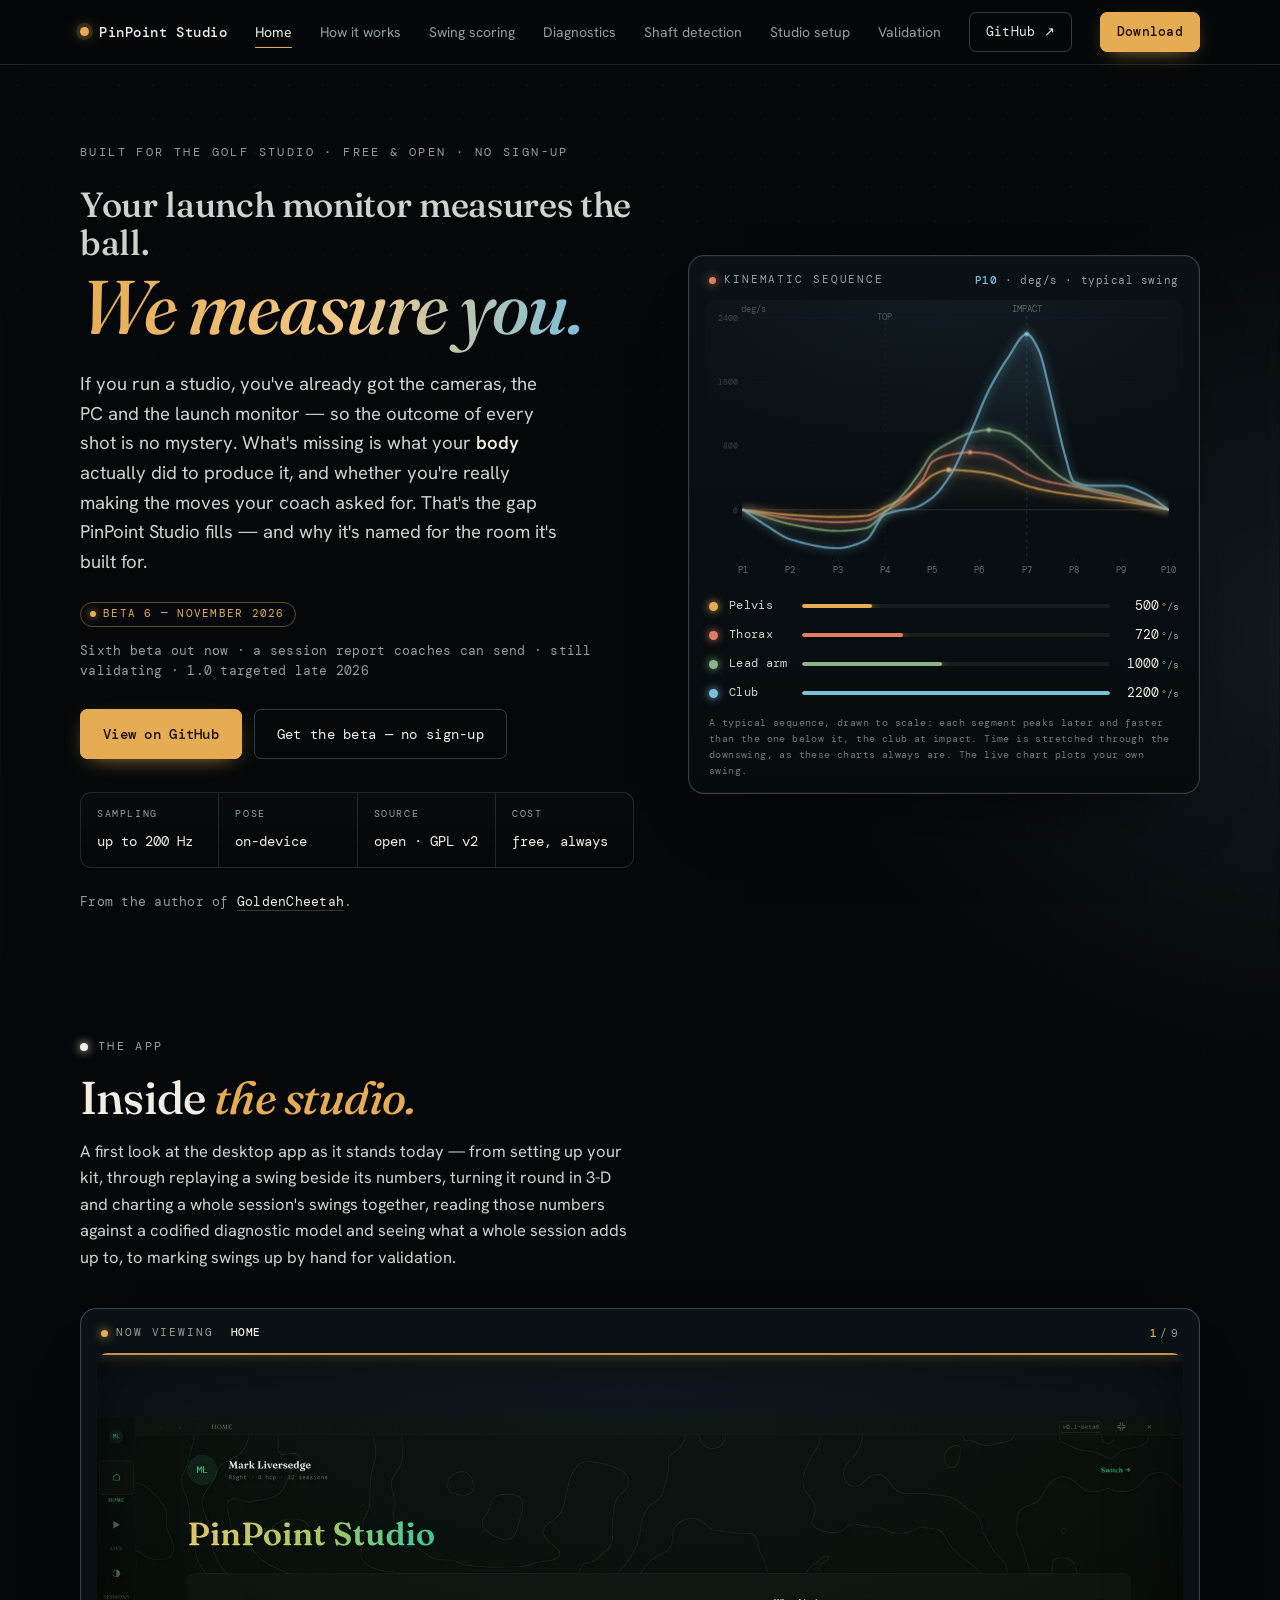
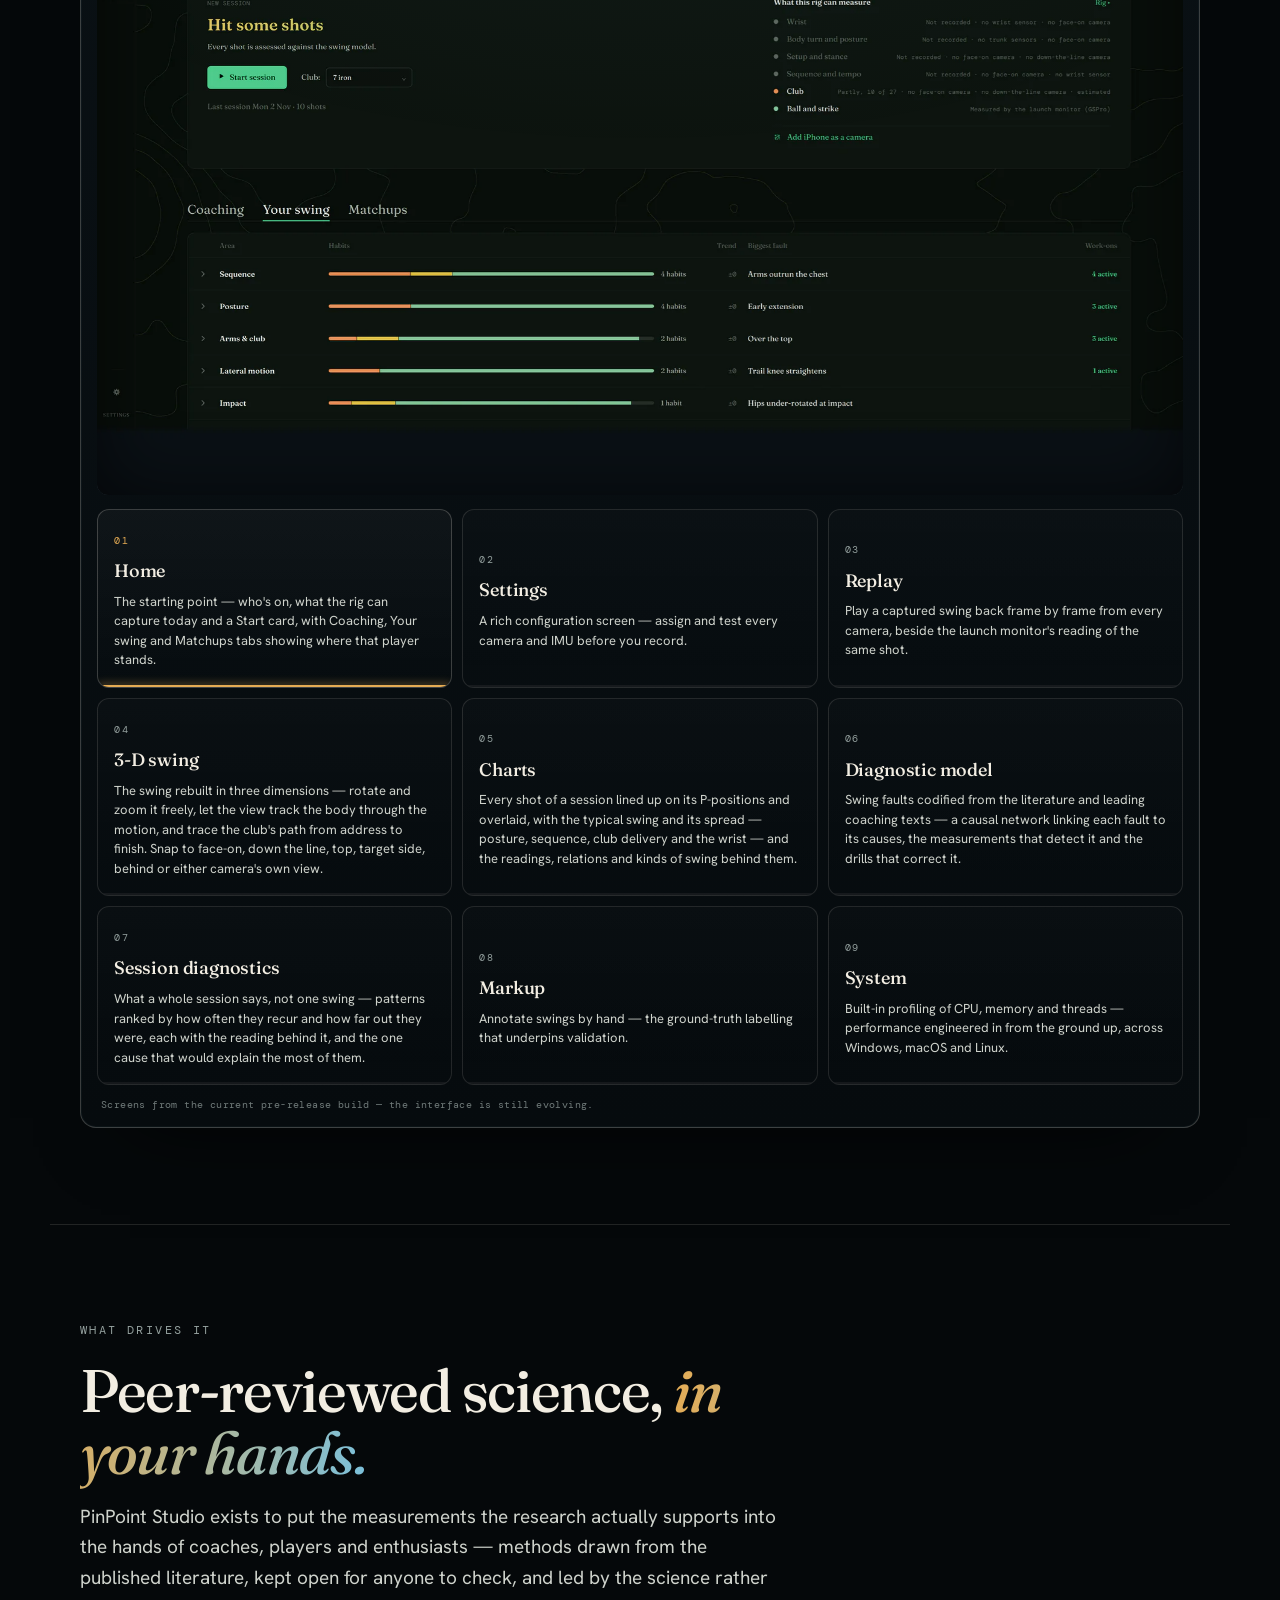
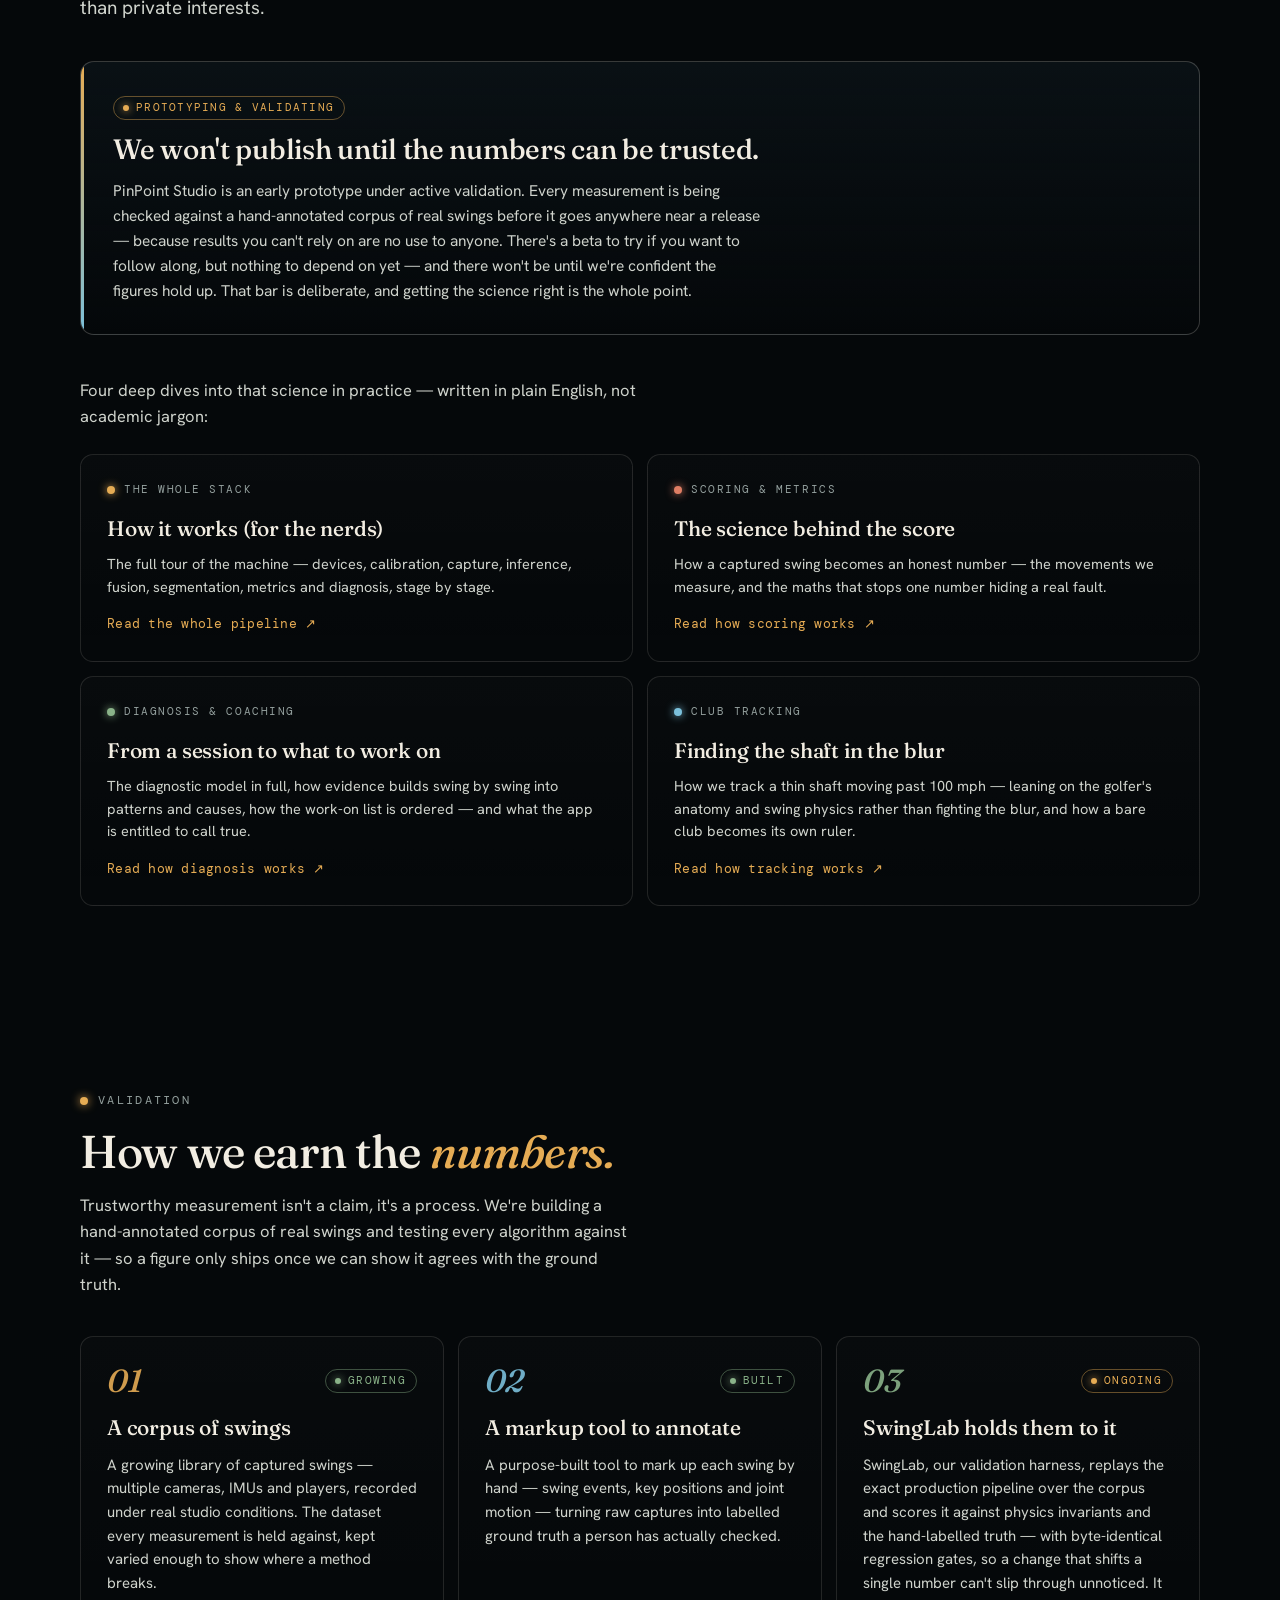
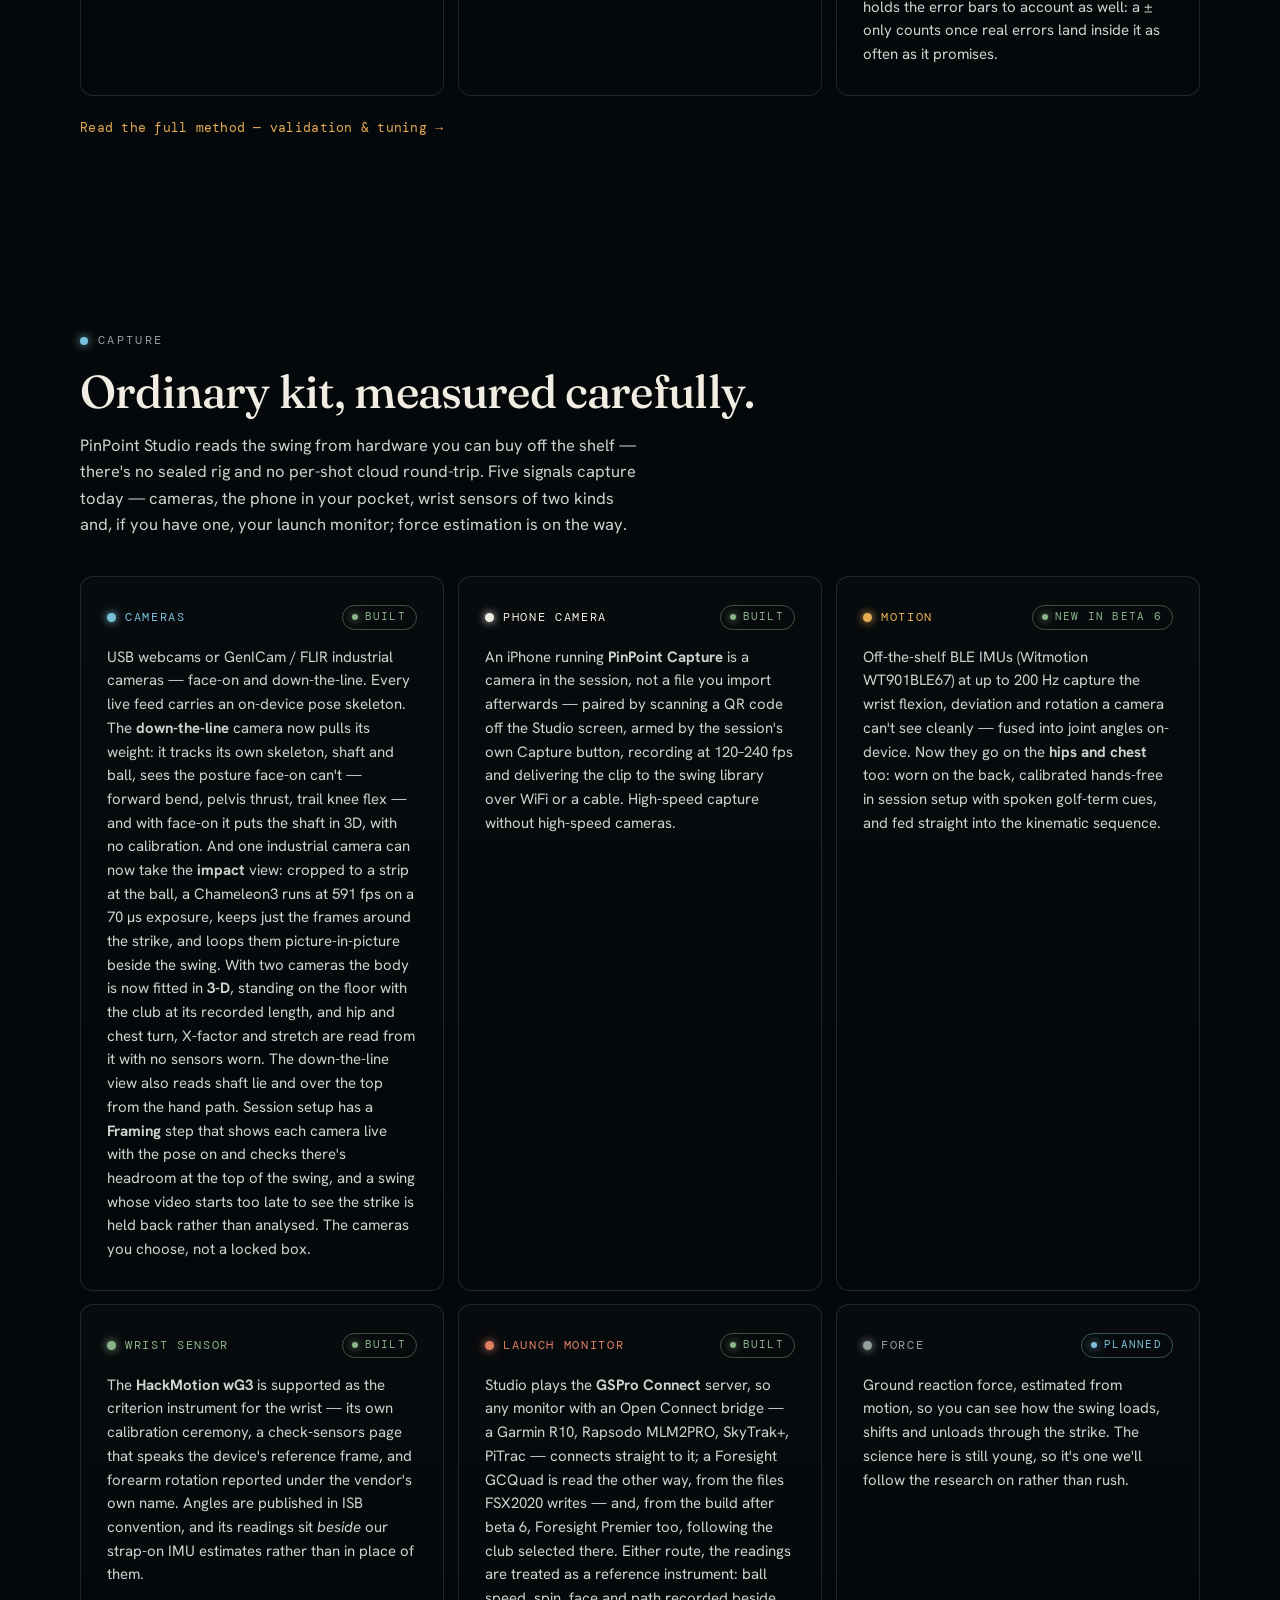
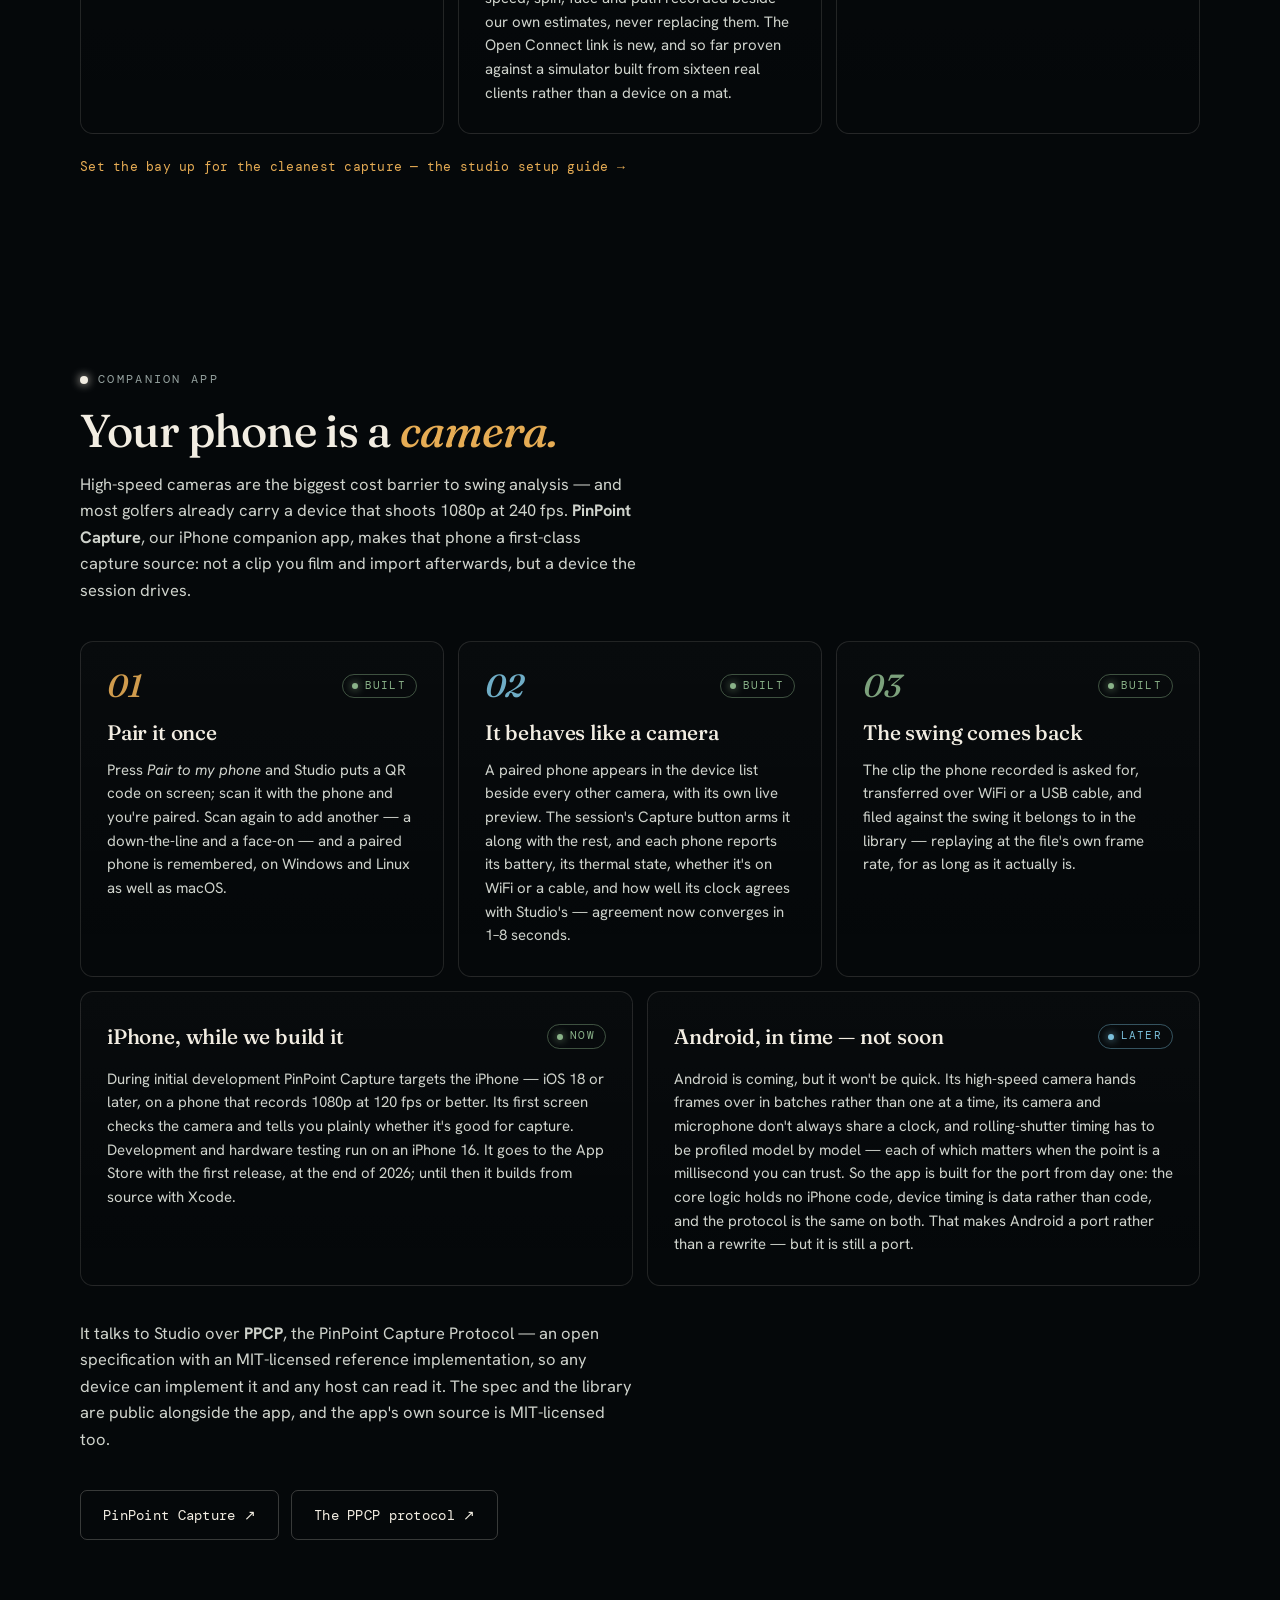
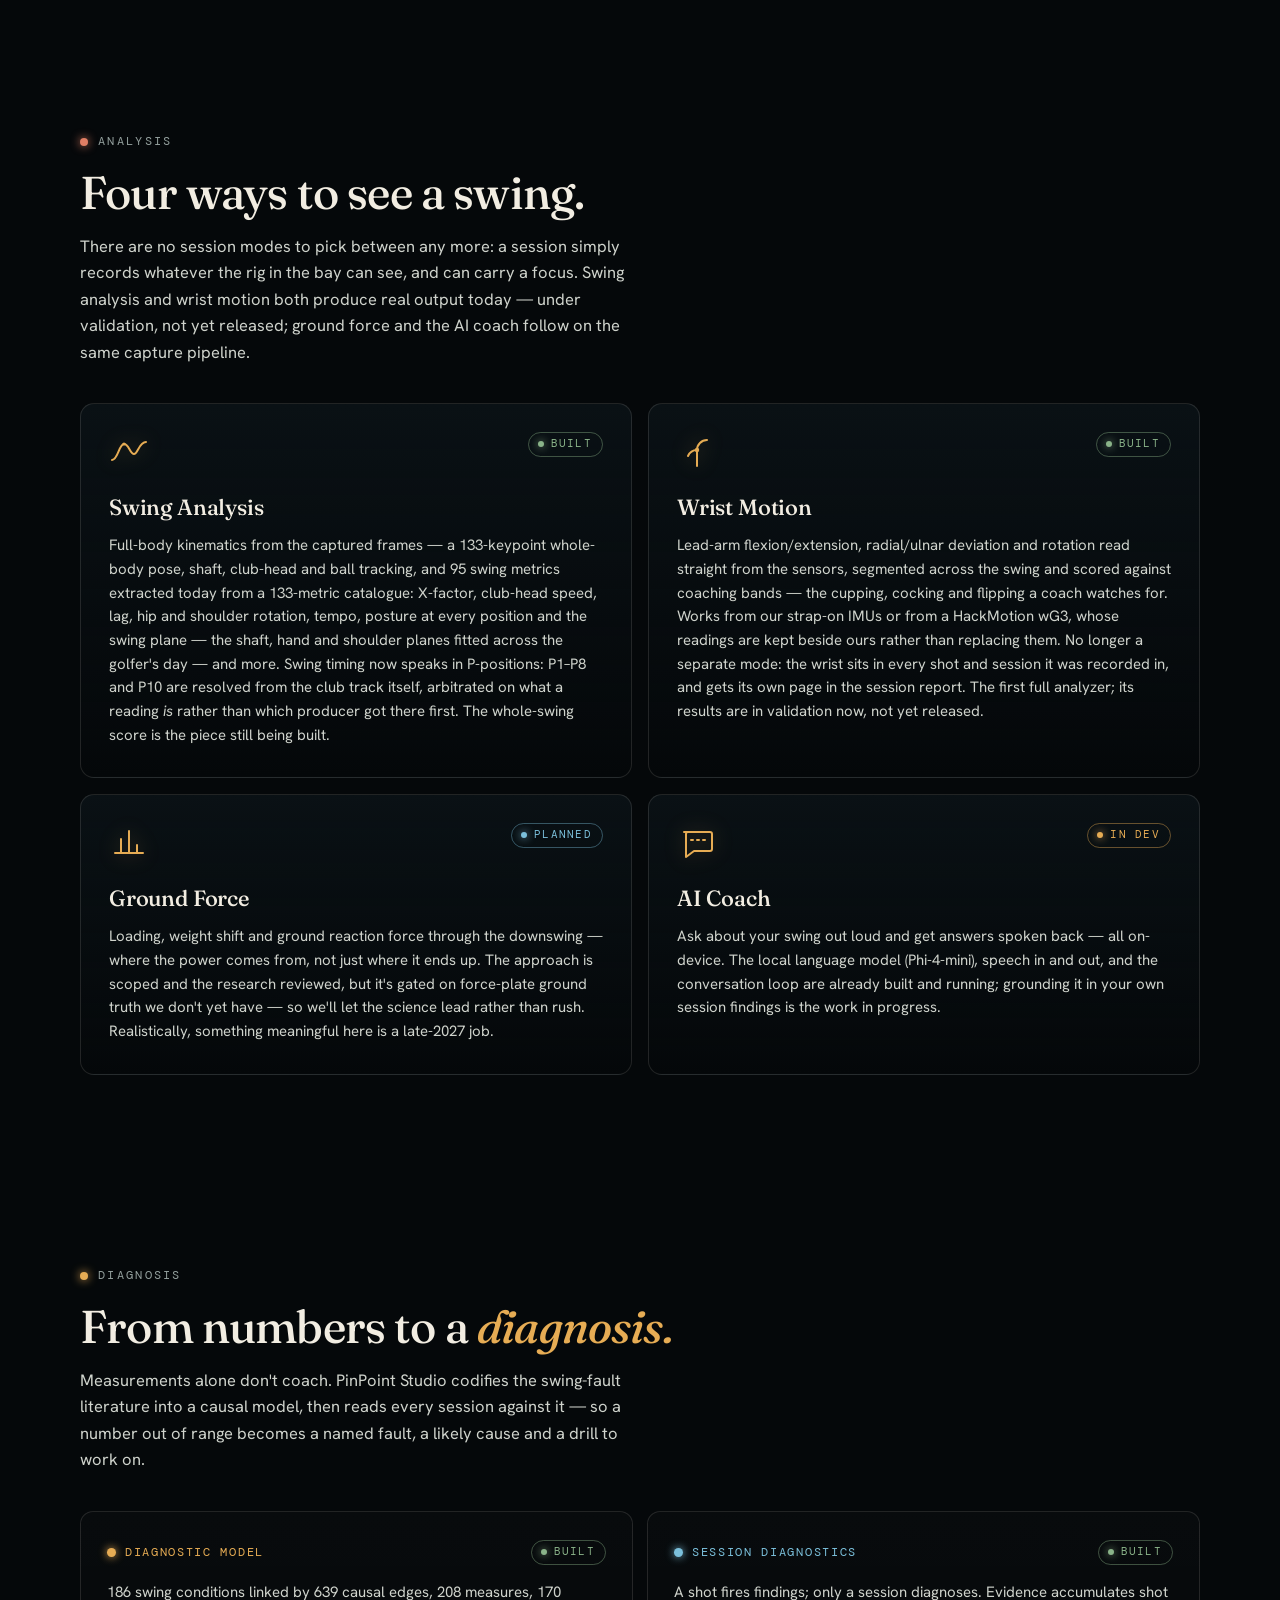
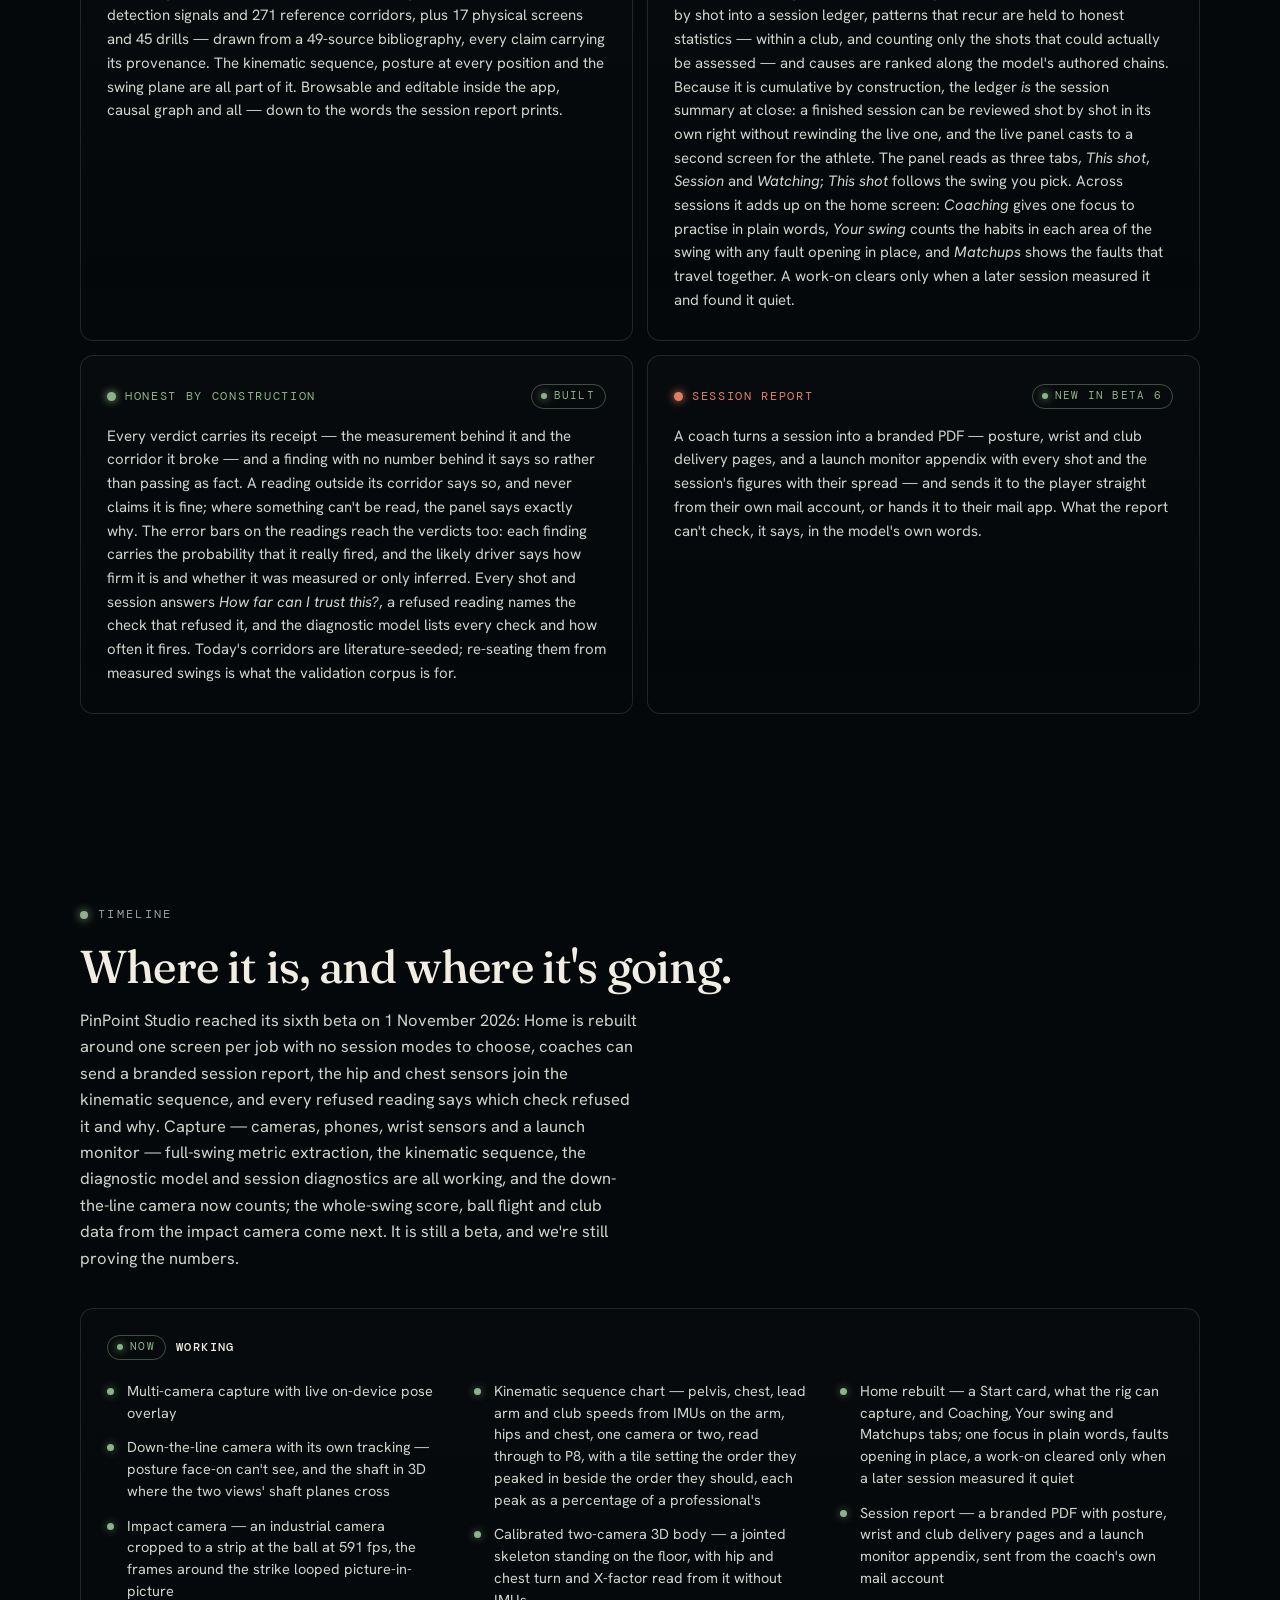
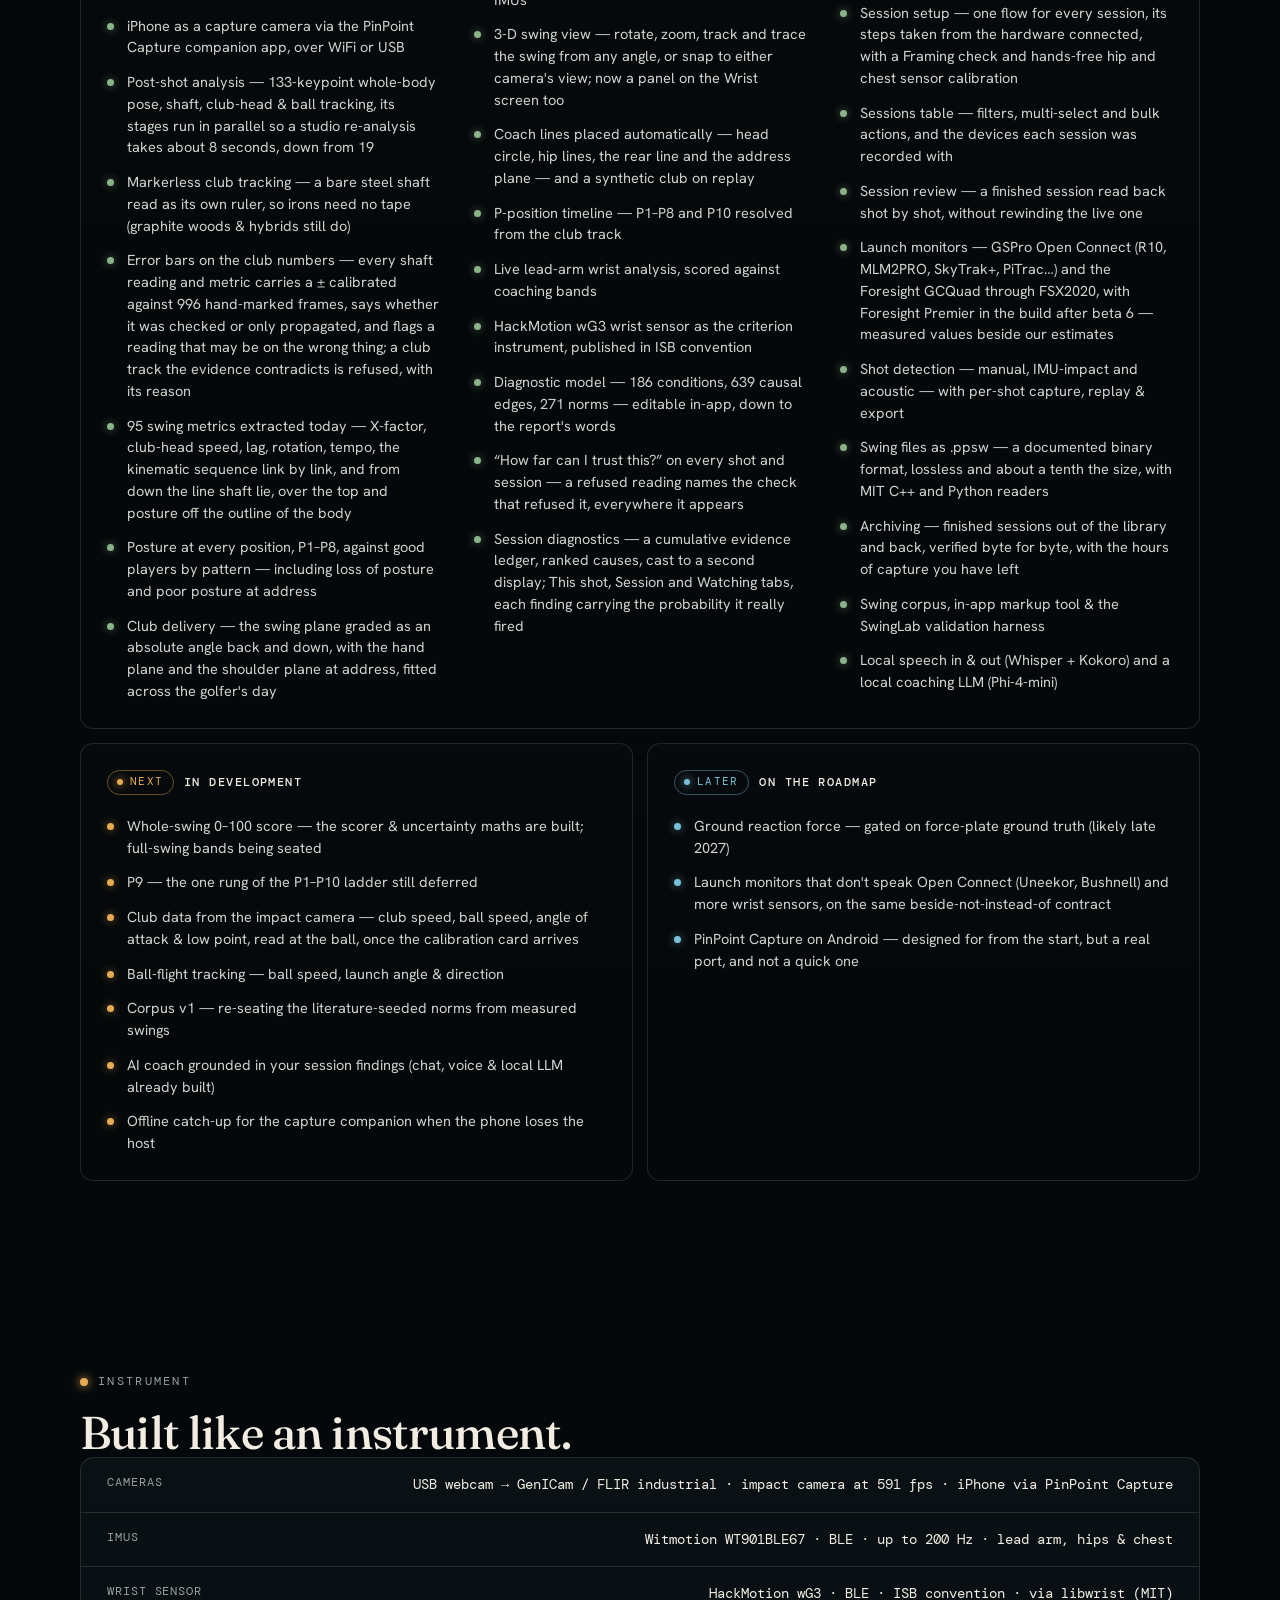
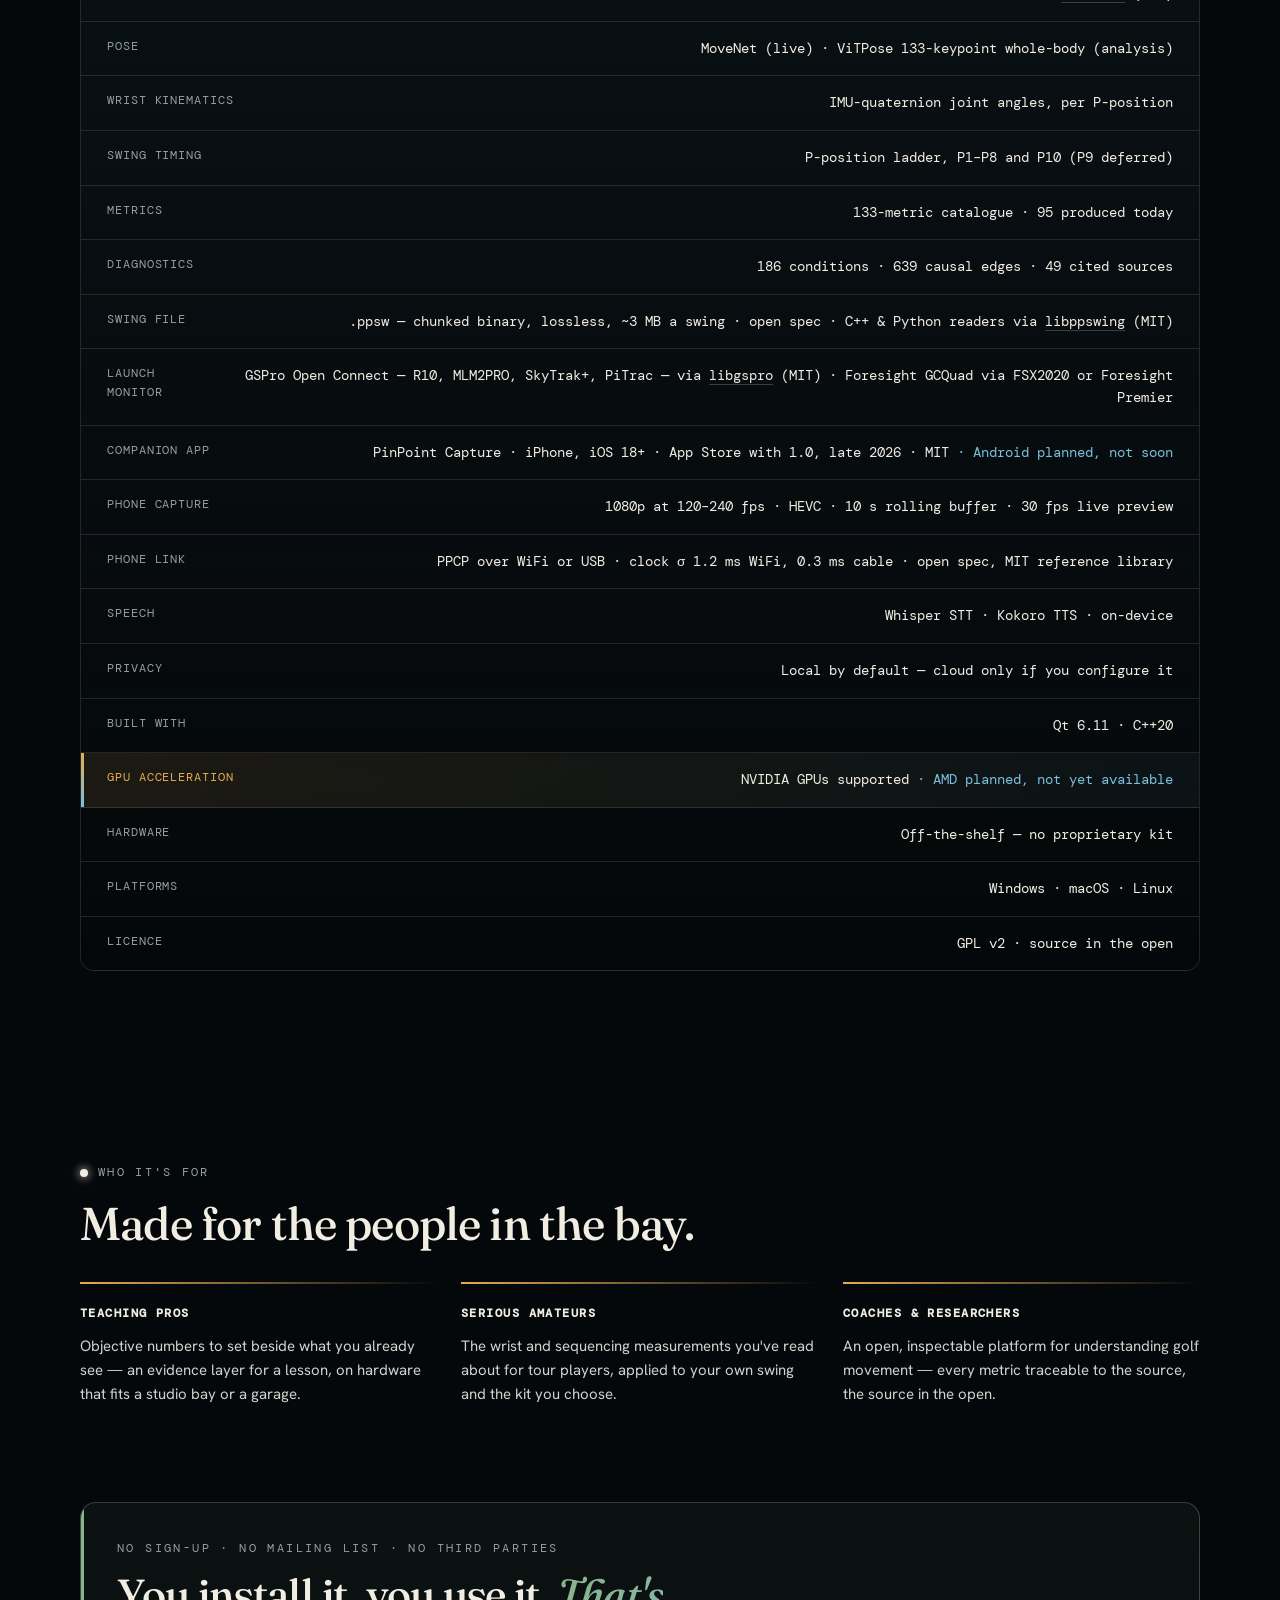
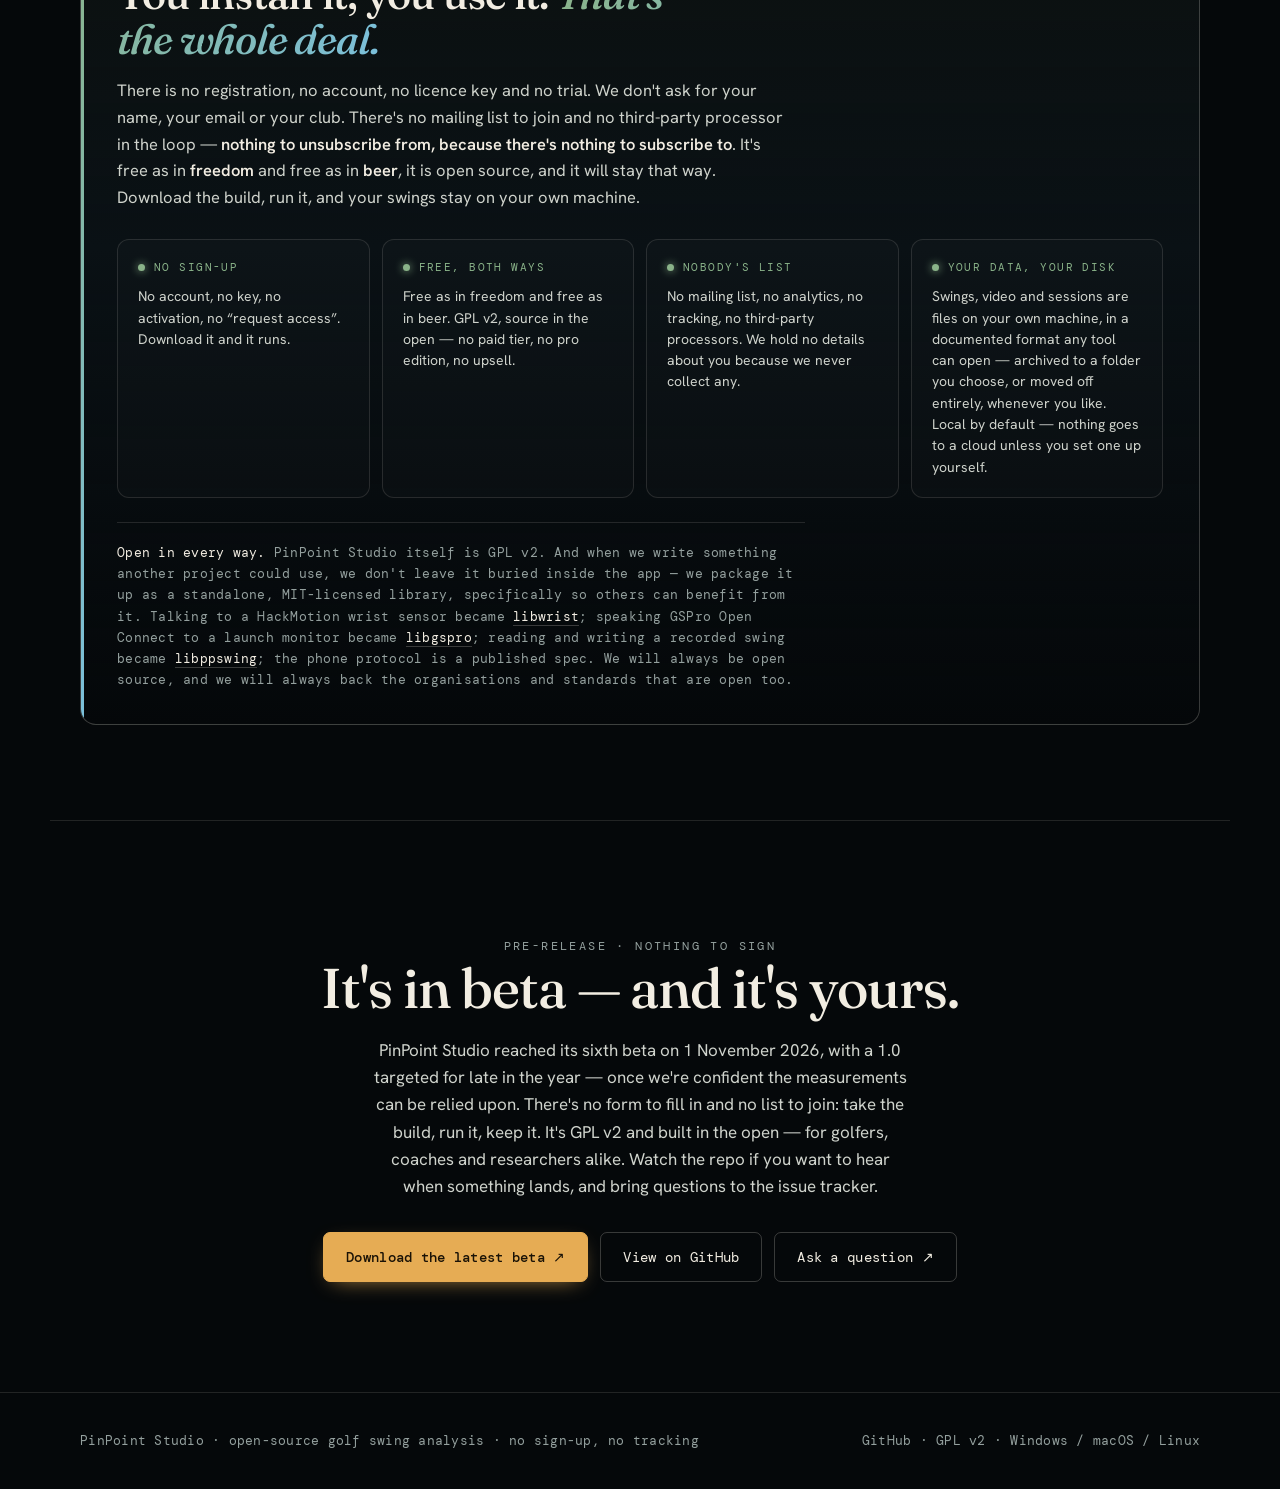
<file: index.html>
<!DOCTYPE html>
<html lang="en-GB">
<head>
<meta charset="UTF-8">
<meta name="viewport" content="width=device-width, initial-scale=1.0">
<title>PinPoint Studio — measure the golfer, not the ball</title>
<meta name="description" content="PinPoint Studio measures the golfer, not the club or the ball. An open-source desktop app for golf studios that turns the cameras, phone and PC you already own into real body-movement measurement — kinematic sequence, wrist angles, HackMotion support and a cited diagnostic model. Free and open source (GPL v2), local-first and private: no sign-up, no account, no mailing list, no third-party processors — you install it, you use it, your data stays on your machine. In beta and under validation; 1.0 targeted late 2026.">
<link rel="preconnect" href="https://fonts.googleapis.com">
<link rel="preconnect" href="https://fonts.gstatic.com" crossorigin>
<link href="https://fonts.googleapis.com/css2?family=Fraunces:ital,opsz,wght@0,9..144,400;0,9..144,500;0,9..144,600;1,9..144,400;1,9..144,500&family=Hanken+Grotesk:wght@400;500;600;700&family=DM+Mono:wght@400;500&display=swap" rel="stylesheet">
<style>
  :root{
    --ink:#05080A;
    --ink-2:#0A1115;
    --ink-3:#111B20;
    --paper:#F2EDE2;
    --text-2:#CFD3CC;
    --paper-dim:#94A09E;
    --line:rgba(242,237,226,.12);
    --line-strong:rgba(242,237,226,.22);
    --pelvis:#E6AC54;
    --thorax:#E07E64;
    --arm:#8AB389;
    --club:#7BC0DB;
    --accent:#E6AC54;
    --cool:#7BC0DB;
    --font-display:'Fraunces',Georgia,serif;
    --font-body:'Hanken Grotesk',system-ui,-apple-system,sans-serif;
    --font-mono:'DM Mono',ui-monospace,monospace;
    --maxw:1180px;
  }
  *{box-sizing:border-box;margin:0;padding:0}
  html{scroll-behavior:smooth;background:var(--ink)}
  body{
    background:var(--ink);
    color:var(--paper);
    font-family:var(--font-body);
    font-size:17px;
    line-height:1.6;
    -webkit-font-smoothing:antialiased;
    text-rendering:optimizeLegibility;
    overflow-x:clip;
  }
  .page{
    position:relative;min-height:100vh;
    background:
      radial-gradient(1100px 720px at 8% -10%, rgba(230,172,84,.11), transparent 58%),
      radial-gradient(1000px 820px at 104% 4%, rgba(123,192,219,.10), transparent 54%),
      radial-gradient(900px 900px at 50% 120%, rgba(224,126,100,.06), transparent 60%),
      var(--ink);
  }
  /* faint motion-capture dot field */
  .page::before{
    content:'';position:fixed;inset:0;z-index:0;pointer-events:none;
    background-image:radial-gradient(rgba(242,237,226,.05) 1px, transparent 1.4px);
    background-size:34px 34px;
    -webkit-mask-image:radial-gradient(120% 90% at 50% 0%, #000 35%, transparent 78%);
    mask-image:radial-gradient(120% 90% at 50% 0%, #000 35%, transparent 78%);
    opacity:.6;
  }
  .page>*{position:relative;z-index:1}
  a{color:inherit;text-decoration:none}
  ::selection{background:var(--accent);color:var(--ink)}
  :focus-visible{outline:2px solid var(--accent);outline-offset:3px;border-radius:3px}

  .wrap{max-width:var(--maxw);margin-inline:auto;padding-inline:30px}
  .eyebrow{
    font-family:var(--font-mono);
    font-size:12px;letter-spacing:.2em;text-transform:uppercase;
    color:var(--paper-dim);
  }

  /* ---- reveal-on-scroll ---- */
  .reveal{opacity:0;transform:translateY(22px);
    transition:opacity .8s cubic-bezier(.22,.7,.2,1),transform .8s cubic-bezier(.22,.7,.2,1);
    transition-delay:calc(var(--d,0) * 70ms);will-change:opacity,transform}
  .reveal.in{opacity:1;transform:none}

  /* ---- status badges ---- */
  .badge{
    font-family:var(--font-mono);font-size:10.5px;letter-spacing:.12em;text-transform:uppercase;
    padding:3px 10px 3px 9px;border-radius:999px;border:1px solid var(--line-strong);
    color:var(--paper-dim);display:inline-flex;align-items:center;gap:7px;white-space:nowrap;
  }
  .badge i{width:6px;height:6px;border-radius:50%;background:currentColor;flex:none;box-shadow:0 0 8px currentColor}
  .badge.now{color:var(--arm);border-color:rgba(138,179,137,.42)}
  .badge.dev{color:var(--accent);border-color:rgba(230,172,84,.42)}
  .badge.soon{color:var(--club);border-color:rgba(123,192,219,.40)}
  .badge.dev i{animation:pulse 2.6s ease-in-out infinite}
  @keyframes pulse{0%,100%{opacity:1}50%{opacity:.35}}

  /* ---- top bar ---- */
  .page>header{
    position:sticky;top:0;z-index:60;
    background:rgba(5,8,10,.7);
    backdrop-filter:blur(14px) saturate(1.2);
    border-bottom:1px solid var(--line);
  }
  .bar{display:flex;align-items:center;justify-content:space-between;height:64px}
  .mark{font-family:var(--font-mono);font-size:14px;letter-spacing:.04em;display:flex;align-items:center;gap:10px}
  .mark .dot{width:9px;height:9px;border-radius:50%;background:var(--accent);
    box-shadow:0 0 0 4px rgba(230,172,84,.16),0 0 14px rgba(230,172,84,.7)}
  .mark b{font-weight:500}
  .navlinks{display:flex;align-items:center;gap:28px;font-size:14px}
  .navlinks a.muted{color:var(--paper-dim);position:relative}
  .navlinks a.muted::after{content:'';position:absolute;left:0;right:100%;bottom:-5px;height:1px;background:var(--accent);transition:right .28s ease}
  .navlinks a.muted:hover{color:var(--paper)}
  .navlinks a.muted:hover::after{right:0}
  .navlinks a.muted[aria-current="page"]{color:var(--paper)}
  .navlinks a.muted[aria-current="page"]::after{right:0}
  .btn{
    font-family:var(--font-mono);font-size:13px;letter-spacing:.02em;
    padding:9px 16px;border-radius:7px;border:1px solid var(--line-strong);
    transition:border-color .2s,background .2s,color .2s,transform .2s,box-shadow .2s;white-space:nowrap;
  }
  .btn:hover{border-color:var(--paper);transform:translateY(-1px)}
  .btn.solid{background:var(--accent);color:#1a1206;border-color:var(--accent);font-weight:500;
    box-shadow:0 6px 22px -10px rgba(230,172,84,.9)}
  .btn.solid:hover{background:#f0c279;border-color:#f0c279;box-shadow:0 10px 30px -10px rgba(230,172,84,1)}
  @media(max-width:1180px){.navlinks{gap:16px;font-size:13px}}
  @media(max-width:1040px){.navlinks a.muted{display:none}}

  /* ---- hero ---- */
  .hero{padding-top:72px;padding-bottom:30px;position:relative}
  .hero-grid{display:grid;grid-template-columns:1.04fr .96fr;gap:54px;align-items:center}
  h1{
    font-family:var(--font-display);
    font-weight:480;
    font-optical-sizing:auto;
    font-size:clamp(42px,6vw,76px);
    line-height:.99;
    letter-spacing:-.02em;
    margin:22px 0 24px;
  }
  h1 .small{display:block;font-size:.46em;font-weight:500;letter-spacing:-.01em;color:var(--text-2);line-height:1.1;margin-bottom:.18em}
  h1 em{font-style:italic;font-weight:500;
    background:linear-gradient(96deg,var(--accent),#f3c987 55%,var(--cool));
    -webkit-background-clip:text;background-clip:text;-webkit-text-fill-color:transparent}
  .lede{font-size:clamp(16px,1.45vw,19px);color:var(--text-2);max-width:48ch}
  .lede strong{color:var(--paper);font-weight:600}
  .status-line{
    margin-top:26px;display:flex;align-items:center;gap:14px;flex-wrap:wrap;
    font-family:var(--font-mono);font-size:12.5px;color:var(--paper-dim);letter-spacing:.02em;
  }
  .cta-row{display:flex;gap:12px;margin-top:28px;flex-wrap:wrap}
  .cta-row .btn{padding:13px 22px;font-size:14px}
  /* instrument readout */
  .readout{display:flex;gap:0;margin-top:32px;border:1px solid var(--line);border-radius:11px;overflow:hidden;
    background:linear-gradient(180deg,rgba(255,255,255,.018),transparent)}
  .readout .rd{flex:1;padding:13px 16px;border-right:1px solid var(--line)}
  .readout .rd:last-child{border-right:0}
  .readout .rk{display:block;font-family:var(--font-mono);font-size:10px;letter-spacing:.16em;text-transform:uppercase;color:var(--paper-dim);margin-bottom:5px}
  .readout .rv{font-family:var(--font-mono);font-size:13.5px;color:var(--paper)}
  .credit{margin-top:24px;font-family:var(--font-mono);font-size:12.5px;color:var(--paper-dim);letter-spacing:.02em}
  .credit b{color:var(--paper);font-weight:400}
  @media(max-width:900px){.hero-grid{grid-template-columns:1fr;gap:40px}.lede{max-width:54ch}}

  /* ---- live capture panel ---- */
  .capture{
    background:linear-gradient(180deg,var(--ink-2),#060B0E);
    border:1px solid var(--line-strong);
    border-radius:16px;
    padding:16px 16px 14px;
    position:relative;
    box-shadow:0 40px 80px -50px rgba(0,0,0,.9),0 0 0 1px rgba(123,192,219,.04) inset;
  }
  .cap-head{display:flex;justify-content:space-between;align-items:center;margin-bottom:10px;padding:0 4px}
  .rec{font-family:var(--font-mono);font-size:10.5px;letter-spacing:.18em;text-transform:uppercase;color:var(--paper-dim);display:flex;align-items:center;gap:8px}
  .rec i{width:7px;height:7px;border-radius:50%;background:var(--thorax);box-shadow:0 0 10px var(--thorax);animation:pulse 1.8s ease-in-out infinite}
  .cap-meta{font-family:var(--font-mono);font-size:11px;color:var(--paper-dim);letter-spacing:.05em}
  .cap-meta b{color:var(--cool);font-weight:500}
  .scope{position:relative;width:100%;aspect-ratio:16/9.4;border-radius:11px;overflow:hidden;
    background:radial-gradient(120% 95% at 50% 0%,rgba(123,192,219,.06),transparent 62%)}
  .scope canvas{display:block;width:100%;height:100%}
  .peaks{display:flex;flex-direction:column;gap:9px;margin:16px 4px 2px}
  .peak{display:grid;grid-template-columns:9px 62px 1fr 58px;align-items:center;gap:11px;opacity:.38;transition:opacity .25s}
  .peak.lit{opacity:1}
  .pdot{width:9px;height:9px;border-radius:50%;box-shadow:0 0 9px currentColor}
  .pname{font-family:var(--font-mono);font-size:11.5px;letter-spacing:.03em;color:var(--text-2)}
  .pbar{position:relative;height:4px;border-radius:3px;background:rgba(242,237,226,.07);overflow:hidden}
  .pbar i{position:absolute;left:0;top:0;bottom:0;width:0;border-radius:3px;box-shadow:0 0 10px currentColor}
  .pval{font-family:var(--font-mono);font-size:12.5px;color:var(--paper);text-align:right;font-variant-numeric:tabular-nums}
  .pval .u{color:var(--paper-dim);font-size:10px;margin-left:2px}
  .scope-note{margin-top:12px;padding:0 4px;font-family:var(--font-mono);font-size:10px;letter-spacing:.04em;color:var(--paper-dim);opacity:.75}

  /* ---- inside the studio: the live app tour ---- */
  .studio{
    --c:var(--accent);
    background:linear-gradient(180deg,var(--ink-2),#060B0E);
    border:1px solid var(--line-strong);border-radius:16px;padding:16px 16px 14px;position:relative;
    box-shadow:0 40px 80px -50px rgba(0,0,0,.9),0 0 0 1px rgba(123,192,219,.04) inset;
  }
  .studio-head{display:flex;justify-content:space-between;align-items:center;margin-bottom:10px;padding:0 4px}
  .studio-mode{font-family:var(--font-mono);font-size:10.5px;letter-spacing:.18em;text-transform:uppercase;color:var(--paper-dim);display:flex;align-items:center;gap:8px}
  .studio-mode i{width:7px;height:7px;border-radius:50%;background:var(--c);box-shadow:0 0 10px var(--c);transition:background .55s,box-shadow .55s}
  .studio-mode b{color:var(--paper);font-weight:500;letter-spacing:.05em;transition:color .3s}
  .studio-count{font-family:var(--font-mono);font-size:11px;color:var(--paper-dim);letter-spacing:.08em;font-variant-numeric:tabular-nums}
  .studio-count b{color:var(--c);font-weight:500;transition:color .55s}
  .studio-screen{position:relative;width:100%;display:grid;border-radius:11px;overflow:hidden;background:var(--ink-3);box-shadow:0 0 0 1px var(--line) inset}
  .studio-screen::before{content:'';position:absolute;left:0;right:0;top:0;height:2px;z-index:3;background:var(--c);box-shadow:0 0 12px var(--c);opacity:.85;transition:background .55s,box-shadow .55s}
  .studio-screen::after{content:'';position:absolute;inset:0;z-index:2;pointer-events:none;border-radius:11px;box-shadow:0 0 80px -12px rgba(0,0,0,.7) inset;background:radial-gradient(120% 90% at 50% 0%,rgba(123,192,219,.05),transparent 60%)}
  .studio-screen .shot{grid-area:1/1;display:block;width:100%;height:auto;object-fit:cover;object-position:50% 0;opacity:0;transform:scale(1.05);transition:opacity .9s ease;will-change:opacity,transform;pointer-events:none}
  .studio-screen .shot.active{opacity:1;transform:scale(1);transition:opacity .9s ease,transform 6.4s linear}
  .studio-screen{cursor:zoom-in}
  .studio-screen:focus-visible{outline:2px solid var(--c);outline-offset:3px}

  /* ---- studio lightbox ---- */
  .lightbox{position:fixed;inset:0;z-index:1000;display:flex;flex-direction:column;align-items:center;justify-content:center;gap:14px;
    padding:56px 72px 28px;background:rgba(5,8,10,.95);-webkit-backdrop-filter:blur(6px);backdrop-filter:blur(6px);
    opacity:0;visibility:hidden;transition:opacity .25s,visibility 0s .25s}
  .lightbox.open{opacity:1;visibility:visible;transition:opacity .25s}
  .lightbox img{display:block;max-width:100%;max-height:calc(100vh - 120px);width:auto;height:auto;border-radius:8px;box-shadow:0 0 0 1px var(--line),0 30px 80px -30px rgba(0,0,0,.9);cursor:zoom-out}
  .lb-cap{display:flex;gap:14px;align-items:baseline;font-family:var(--font-mono);font-size:11px;letter-spacing:.14em;text-transform:uppercase;color:var(--paper-dim)}
  .lb-cap b{color:var(--paper);font-weight:500;letter-spacing:.05em}
  .lb-cap span{color:var(--c,var(--accent));font-variant-numeric:tabular-nums}
  .lb-btn{position:absolute;display:grid;place-items:center;width:44px;height:44px;border-radius:50%;border:1px solid var(--line-strong);
    background:rgba(17,27,32,.8);color:var(--paper);font:400 22px/1 var(--font-body);cursor:pointer;transition:border-color .2s,background .2s}
  .lb-btn:hover{border-color:var(--paper-dim);background:rgba(17,27,32,1)}
  .lb-btn:focus-visible{outline:2px solid var(--accent);outline-offset:2px}
  .lb-prev{left:16px;top:50%;transform:translateY(-50%)}
  .lb-next{right:16px;top:50%;transform:translateY(-50%)}
  .lb-close{right:16px;top:12px;font-size:20px}
  @media(max-width:620px){.lightbox{padding:56px 8px 72px}.lb-prev,.lb-next{top:auto;bottom:14px;transform:none}.lb-prev{left:calc(50% - 56px)}.lb-next{right:calc(50% - 56px)}}

  .studio-note{margin-top:12px;padding:0 4px;font-family:var(--font-mono);font-size:10px;letter-spacing:.04em;color:var(--paper-dim);opacity:.75}

  .tourbar{display:grid;grid-template-columns:repeat(3,1fr);gap:10px;margin-top:14px}
  .tstep{--c:var(--accent);text-align:left;color:inherit;font:inherit;cursor:pointer;position:relative;overflow:hidden;
    background:linear-gradient(180deg,rgba(255,255,255,.014),transparent);border:1px solid var(--line);border-radius:12px;
    padding:15px 16px 17px;transition:border-color .25s,background .25s,transform .2s}
  .tstep:hover{border-color:var(--line-strong);transform:translateY(-2px)}
  .tstep .tnum{font-family:var(--font-mono);font-size:10px;letter-spacing:.16em;color:var(--paper-dim);transition:color .3s}
  .tstep h4{font-family:var(--font-display);font-weight:500;font-size:18px;letter-spacing:-.01em;margin:5px 0 6px}
  .tstep p{font-size:13px;color:var(--text-2);line-height:1.5}
  .tstep .tprog{position:absolute;left:0;bottom:0;height:2px;width:100%;background:rgba(242,237,226,.06)}
  .tstep .tprog i{display:block;height:100%;width:0;background:var(--c);box-shadow:0 0 8px var(--c)}
  .tstep[aria-current="true"]{border-color:var(--line-strong);background:linear-gradient(180deg,rgba(255,255,255,.035),transparent)}
  .tstep[aria-current="true"] .tnum{color:var(--c)}
  @media(max-width:620px){.tourbar{grid-template-columns:repeat(2,1fr)}}
  @media(max-width:430px){.tourbar{grid-template-columns:1fr}}

  /* ---- section scaffold ---- */
  section{padding-block:96px;position:relative}
  .kicker{display:flex;align-items:center;gap:10px;font-family:var(--font-mono);font-size:11.5px;letter-spacing:.2em;text-transform:uppercase;color:var(--paper-dim);margin-bottom:18px}
  .kicker .sig{width:8px;height:8px;border-radius:50%;flex:none;box-shadow:0 0 10px currentColor}
  .sig.amber{color:var(--pelvis);background:var(--pelvis)}
  .sig.coral{color:var(--thorax);background:var(--thorax)}
  .sig.green{color:var(--arm);background:var(--arm)}
  .sig.cyan{color:var(--club);background:var(--club)}
  .sig.paper{color:var(--paper);background:var(--paper)}
  h2{font-family:var(--font-display);font-weight:480;font-optical-sizing:auto;font-size:clamp(28px,3.6vw,46px);letter-spacing:-.018em;line-height:1.04}
  h2 em{font-style:italic;color:var(--accent)}
  .sec-lede{color:var(--text-2);max-width:62ch;margin-top:16px;margin-bottom:38px;font-size:16.5px}
  .ulink{color:var(--paper);border-bottom:1px solid var(--line-strong);transition:color .18s,border-color .18s}
  .ulink:hover{color:var(--accent);border-color:var(--accent)}

  /* ---- guiding principle ---- */
  .creed{padding-block:90px;border-top:1px solid var(--line)}
  .creed-statement{font-family:var(--font-display);font-weight:480;font-optical-sizing:auto;font-size:clamp(32px,5vw,60px);line-height:1.03;letter-spacing:-.022em;margin:18px 0 18px;max-width:17ch}
  .creed-statement em{font-style:italic;
    background:linear-gradient(96deg,var(--accent),var(--cool));-webkit-background-clip:text;background-clip:text;-webkit-text-fill-color:transparent}
  .creed-sub{font-size:clamp(16px,1.5vw,19px);color:var(--text-2);max-width:64ch}
  .notice{margin-top:38px;border:1px solid var(--line-strong);border-radius:14px;background:linear-gradient(180deg,var(--ink-2),transparent);padding:30px 32px;position:relative;overflow:hidden}
  .notice::before{content:'';position:absolute;left:0;top:0;bottom:0;width:3px;background:linear-gradient(180deg,var(--accent),var(--cool))}
  .notice .badge{margin-bottom:14px}
  .notice h3{font-family:var(--font-display);font-weight:500;font-size:clamp(21px,2.4vw,28px);letter-spacing:-.01em;line-height:1.13;margin-bottom:12px}
  .notice p{color:var(--text-2);max-width:72ch;font-size:15.5px;line-height:1.62}

  /* ---- no strings: free, open, local ---- */
  .freedom{padding-block:0 96px}
  .fpanel{border:1px solid var(--line-strong);border-radius:16px;position:relative;overflow:hidden;
    background:linear-gradient(180deg,rgba(138,179,137,.055),var(--ink-2) 42%,transparent);padding:36px 36px 32px}
  .fpanel::before{content:'';position:absolute;left:0;top:0;bottom:0;width:3px;background:linear-gradient(180deg,var(--arm),var(--cool))}
  .fpanel .eyebrow{display:block;margin-bottom:14px}
  .fpanel h2{font-family:var(--font-display);font-weight:500;font-size:clamp(26px,3.4vw,42px);letter-spacing:-.018em;line-height:1.06;margin-bottom:16px;max-width:22ch}
  .fpanel h2 em{font-style:italic;
    background:linear-gradient(96deg,var(--arm),var(--cool));-webkit-background-clip:text;background-clip:text;-webkit-text-fill-color:transparent}
  .fpanel .fsub{color:var(--text-2);max-width:74ch;font-size:16.5px;line-height:1.62}
  .fpanel .fsub strong{color:var(--paper);font-weight:600}
  .fgrid{display:grid;grid-template-columns:repeat(4,1fr);gap:12px;margin-top:28px}
  .fitem{padding:19px 20px;border:1px solid var(--line);border-radius:12px;background:rgba(255,255,255,.014)}
  .fitem .fk{font-family:var(--font-mono);font-size:11px;letter-spacing:.13em;text-transform:uppercase;color:var(--arm);
    display:flex;align-items:center;gap:9px;margin-bottom:10px}
  .fitem .fk i{width:7px;height:7px;border-radius:50%;flex:none;background:currentColor;box-shadow:0 0 9px currentColor}
  .fitem p{font-size:14px;color:var(--text-2);line-height:1.52}
  .fnote{margin-top:24px;padding-top:20px;border-top:1px solid var(--line);
    font-family:var(--font-mono);font-size:12.5px;line-height:1.7;letter-spacing:.02em;color:var(--paper-dim);max-width:86ch}
  .fnote b{color:var(--paper);font-weight:400}
  @media(max-width:980px){.fgrid{grid-template-columns:1fr 1fr}}
  @media(max-width:560px){.fgrid{grid-template-columns:1fr}.fpanel{padding:28px 22px 26px}}
  @media(max-width:560px){.readout{flex-wrap:wrap}.readout .rd{flex:1 1 44%;border-bottom:1px solid var(--line)}}

  /* ---- science in practice: links to the deep-dive sub-pages ---- */
  .sci-links{display:grid;grid-template-columns:repeat(2,1fr);gap:14px;margin-top:24px}
  .sci-card{display:flex;flex-direction:column;padding:26px 26px;border:1px solid var(--line);border-radius:13px;
    background:linear-gradient(180deg,rgba(255,255,255,.014),transparent);
    transition:border-color .25s,transform .25s,box-shadow .25s;position:relative;overflow:hidden}
  .sci-card:hover{border-color:var(--line-strong);transform:translateY(-3px);box-shadow:0 26px 50px -40px rgba(0,0,0,.9)}
  .sci-card .sci-k{font-family:var(--font-mono);font-size:11px;letter-spacing:.14em;text-transform:uppercase;color:var(--paper-dim);display:flex;align-items:center;gap:9px;margin-bottom:13px}
  .sci-card .sci-k i{width:8px;height:8px;border-radius:50%;flex:none;background:currentColor;box-shadow:0 0 9px currentColor}
  .sci-card h3{font-family:var(--font-display);font-weight:500;font-size:21px;letter-spacing:-.008em;margin-bottom:8px}
  .sci-card p{font-size:14.5px;color:var(--text-2);line-height:1.55}
  .sci-card .sci-go{display:inline-flex;align-items:center;gap:7px;margin-top:16px;
    font-family:var(--font-mono);font-size:13px;letter-spacing:.02em;color:var(--accent);transition:color .2s,gap .2s}
  .sci-card:hover .sci-go{gap:11px;color:#f0c279}
  @media(max-width:1040px){.sci-links{grid-template-columns:1fr 1fr}}
  @media(max-width:820px){.sci-links{grid-template-columns:1fr}}

  /* ---- signals: three channels ---- */
  .channels{display:grid;grid-template-columns:repeat(3,1fr);gap:14px}
  .channels.c4{grid-template-columns:repeat(2,1fr)}
  .channel{padding:28px 26px;border:1px solid var(--line);border-radius:13px;position:relative;overflow:hidden;
    background:linear-gradient(180deg,rgba(255,255,255,.014),transparent);transition:border-color .25s,transform .25s,box-shadow .25s}
  .channel::after{content:'';position:absolute;inset:0;border-radius:13px;opacity:0;transition:opacity .3s;
    background:radial-gradient(80% 60% at 50% 0%,var(--gw,rgba(255,255,255,.06)),transparent 70%);pointer-events:none}
  .channel:hover{transform:translateY(-3px);border-color:var(--line-strong)}
  .channel:hover::after{opacity:1}
  .ch-top{display:flex;align-items:center;justify-content:space-between;gap:12px;margin-bottom:16px}
  .channel .ch-label{font-family:var(--font-mono);font-size:12px;letter-spacing:.14em;text-transform:uppercase;display:flex;align-items:center;gap:9px}
  .channel .ch-label i{width:9px;height:9px;border-radius:50%;box-shadow:0 0 9px currentColor}
  .channel p{font-size:15px;color:var(--text-2);line-height:1.58}
  @media(max-width:820px){.channels{grid-template-columns:1fr}}
  @media(min-width:821px){.channels.two{grid-template-columns:repeat(2,1fr)}}

  /* ---- validation flow ---- */
  .vflow{display:grid;grid-template-columns:repeat(3,1fr);gap:14px}
  .vstep{padding:28px 26px;border:1px solid var(--line);border-radius:13px;position:relative;overflow:hidden;
    background:linear-gradient(180deg,rgba(255,255,255,.014),transparent);transition:border-color .25s,transform .25s,box-shadow .25s}
  .vstep:hover{transform:translateY(-3px);border-color:var(--line-strong);box-shadow:0 26px 50px -40px rgba(0,0,0,.9)}
  .vstep-top{display:flex;align-items:center;justify-content:space-between;gap:12px;margin-bottom:14px}
  .vstep .vnum{font-family:var(--font-display);font-style:italic;font-weight:500;font-size:32px;line-height:1;color:var(--accent);opacity:.9}
  .vflow .vstep:nth-child(2) .vnum{color:var(--cool)}
  .vflow .vstep:nth-child(3) .vnum{color:var(--arm)}
  .vstep h3{font-family:var(--font-display);font-weight:500;font-size:21px;margin-bottom:9px;letter-spacing:-.008em}
  .vstep p{font-size:15px;color:var(--text-2);line-height:1.58}
  .vlink{display:inline-flex;align-items:center;gap:7px;margin-top:22px;
    font-family:var(--font-mono);font-size:13px;letter-spacing:.02em;color:var(--accent);transition:color .2s,gap .2s}
  .vlink:hover{color:#f0c279;gap:11px}
  @media(max-width:820px){.vflow{grid-template-columns:1fr}}
  .plat{display:grid;grid-template-columns:1fr 1fr;gap:14px;margin-top:14px}
  .plat .vstep h3{margin-bottom:0}
  @media(max-width:820px){.plat{grid-template-columns:1fr}}

  /* ---- analysis cards ---- */
  .screens{display:grid;grid-template-columns:repeat(2,1fr);gap:16px}
  .screen{
    background:linear-gradient(180deg,var(--ink-2),transparent);border:1px solid var(--line);border-radius:14px;
    padding:28px 28px 30px;transition:border-color .25s,transform .25s,box-shadow .25s;position:relative;overflow:hidden;
  }
  .screen:hover{border-color:var(--line-strong);transform:translateY(-3px);box-shadow:0 26px 50px -40px rgba(0,0,0,.9)}
  .screen-top{display:flex;align-items:flex-start;justify-content:space-between;gap:12px}
  .screen .glyph{width:40px;height:40px;margin-bottom:18px;color:var(--accent);filter:drop-shadow(0 0 10px rgba(230,172,84,.35))}
  .screen h3{font-family:var(--font-display);font-weight:500;font-size:22px;margin-bottom:9px;letter-spacing:-.008em}
  .screen p{font-size:15px;color:var(--text-2);line-height:1.58}
  @media(max-width:680px){.screens{grid-template-columns:1fr}}

  /* ---- roadmap horizon ---- */
  .horizon{display:grid;grid-template-columns:repeat(2,1fr);gap:14px}
  .hzcol.c-now{grid-column:1/-1}
  .hzcol.c-now ul{display:block;column-count:3;column-gap:34px}
  .hzcol.c-now li{break-inside:avoid;margin-bottom:13px}
  @media(max-width:1100px){.hzcol.c-now ul{column-count:2}}
  .hzcol{padding:26px 26px;border:1px solid var(--line);border-radius:13px;background:linear-gradient(180deg,rgba(255,255,255,.012),transparent)}
  .hzcol .hz-head{display:flex;align-items:center;gap:10px;margin-bottom:20px}
  .hzcol .hz-head h3{font-family:var(--font-mono);font-size:12px;letter-spacing:.12em;text-transform:uppercase;color:var(--paper);font-weight:500}
  .hzcol ul{list-style:none;display:flex;flex-direction:column;gap:13px}
  .hzcol li{font-size:14.5px;color:var(--text-2);line-height:1.5;padding-left:20px;position:relative}
  .hzcol li::before{content:'';position:absolute;left:0;top:8px;width:7px;height:7px;border-radius:50%;background:var(--line-strong)}
  .hzcol.c-now li::before{background:var(--arm);box-shadow:0 0 8px rgba(138,179,137,.6)}
  .hzcol.c-dev li::before{background:var(--accent);box-shadow:0 0 8px rgba(230,172,84,.6)}
  .hzcol.c-soon li::before{background:var(--club);box-shadow:0 0 8px rgba(123,192,219,.6)}
  @media(max-width:820px){.horizon{grid-template-columns:1fr}.hzcol.c-now ul{column-count:1}}

  /* ---- spec strip ---- */
  .specwrap{border:1px solid var(--line);border-radius:14px;overflow:hidden;background:linear-gradient(180deg,var(--ink-2),transparent)}
  .specrow{display:flex;justify-content:space-between;gap:20px;padding:16px 26px;border-bottom:1px solid var(--line);font-family:var(--font-mono);font-size:13.5px;transition:background .2s}
  .specrow:last-child{border-bottom:0}
  .specrow:hover{background:rgba(255,255,255,.02)}
  .specrow .k{color:var(--paper-dim);letter-spacing:.08em;text-transform:uppercase;font-size:11.5px}
  .specrow .v{color:var(--paper);text-align:right}
  .specrow .v .soon{color:var(--club)}
  .specrow.hl{position:relative;background:linear-gradient(90deg,rgba(230,172,84,.10),rgba(123,192,219,.05))}
  .specrow.hl::before{content:'';position:absolute;left:0;top:0;bottom:0;width:3px;background:linear-gradient(180deg,var(--accent),var(--cool))}
  .specrow.hl .k{color:var(--accent)}
  .specrow.hl:hover{background:linear-gradient(90deg,rgba(230,172,84,.15),rgba(123,192,219,.08))}
  @media(max-width:560px){.specrow{flex-direction:column;gap:4px}.specrow .v{text-align:left}}

  /* ---- personas ---- */
  .personas{display:grid;grid-template-columns:repeat(3,1fr);gap:24px}
  .persona{border-top:2px solid;border-image:linear-gradient(90deg,var(--accent),transparent) 1;padding-top:20px}
  .persona h4{font-family:var(--font-mono);font-size:12px;letter-spacing:.12em;text-transform:uppercase;color:var(--paper);margin-bottom:11px}
  .persona p{font-size:15px;color:var(--text-2)}
  @media(max-width:820px){.personas{grid-template-columns:1fr;gap:28px}}

  /* ---- closing ---- */
  .closing{text-align:center;padding-block:110px;border-top:1px solid var(--line);position:relative}
  .closing h2{font-size:clamp(32px,4.8vw,56px);margin-bottom:20px}
  .closing p{color:var(--text-2);max-width:54ch;margin:0 auto 32px}
  .closing .cta-row{justify-content:center}

  footer{border-top:1px solid var(--line);padding-block:38px;color:var(--paper-dim)}
  .foot{display:flex;justify-content:space-between;gap:18px;flex-wrap:wrap;font-family:var(--font-mono);font-size:12.5px;letter-spacing:.02em}
  .foot a:hover{color:var(--paper)}

  @media(prefers-reduced-motion:reduce){
    .reveal{opacity:1;transform:none;transition:none}
    .badge.dev i,.rec i{animation:none}
    html{scroll-behavior:auto}
  }
</style>
</head>
<body>
<div class="page">

<header>
  <div class="wrap bar">
    <a class="mark" href="index.html"><span class="dot"></span><b>PinPoint Studio</b></a>
    <nav class="navlinks">
      <a class="muted" href="index.html" aria-current="page">Home</a>
      <a class="muted" href="science/how-it-works.html">How it works</a>
      <a class="muted" href="science/swing-scoring.html">Swing scoring</a>
      <a class="muted" href="science/session-diagnostics.html">Diagnostics</a>
      <a class="muted" href="science/shaft-detection.html">Shaft detection</a>
      <a class="muted" href="science/studio-setup.html">Studio setup</a>
      <a class="muted" href="science/validation.html">Validation</a>
      <a class="btn" href="https://github.com/PinPoint-Golf/PinPointStudio" target="_blank" rel="noopener">GitHub &#8599;</a>
      <a class="btn solid" href="#get">Download</a>
    </nav>
  </div>
</header>

<main>
  <section class="hero wrap">
    <div class="hero-grid">
      <div>
        <span class="eyebrow reveal">Built for the golf studio &middot; Free &amp; open &middot; No sign-up</span>
        <h1 class="reveal" style="--d:1"><span class="small">Your launch monitor measures the ball.</span><em>We measure you.</em></h1>
        <p class="lede reveal" style="--d:2">If you run a studio, you've already got the cameras, the PC and the launch monitor — so the outcome of every shot is no mystery. What's missing is what your <strong>body</strong> actually did to produce it, and whether you're really making the moves your coach asked for. That's the gap PinPoint Studio fills — and why it's named for the room it's built for.</p>
        <p class="status-line reveal" style="--d:3">
          <span class="badge dev"><i></i>Beta 6 — November 2026</span>
          <span>Sixth beta out now · a session report coaches can send · still validating · 1.0 targeted late 2026</span>
        </p>
        <div class="cta-row reveal" style="--d:4">
          <a class="btn solid" href="https://github.com/PinPoint-Golf/PinPointStudio" target="_blank" rel="noopener">View on GitHub</a>
          <a class="btn" href="#get">Get the beta — no sign-up</a>
        </div>
        <div class="readout reveal" style="--d:5">
          <div class="rd"><span class="rk">Sampling</span><span class="rv">up to 200 Hz</span></div>
          <div class="rd"><span class="rk">Pose</span><span class="rv">on-device</span></div>
          <div class="rd"><span class="rk">Source</span><span class="rv">open &middot; GPL v2</span></div>
          <div class="rd"><span class="rk">Cost</span><span class="rv">free, always</span></div>
        </div>
        <p class="credit reveal" style="--d:6">From the author of <a class="ulink" href="https://www.goldencheetah.org" target="_blank" rel="noopener">GoldenCheetah</a>.</p>
      </div>

      <div class="capture reveal" style="--d:2" aria-label="Concept visualisation of the kinematic sequence — angular velocity of the pelvis, thorax, lead arm and club, negative through the backswing, then peaking in turn through the downswing: pelvis about 500, thorax 720, lead arm 1000 and club 2200 degrees per second at impact.">
        <div class="cap-head">
          <span class="rec"><i></i>Kinematic sequence</span>
          <span class="cap-meta"><b id="pframe">P1</b> &middot; deg/s &middot; typical swing</span>
        </div>
        <div class="scope"><canvas id="kseq"></canvas></div>
        <div class="peaks">
          <div class="peak" data-seg="pelvis"><span class="pdot" style="background:var(--pelvis);color:var(--pelvis)"></span><span class="pname">Pelvis</span><span class="pbar"><i style="background:var(--pelvis);color:var(--pelvis)"></i></span><span class="pval" data-max="500"><span class="n">0</span><span class="u">°/s</span></span></div>
          <div class="peak" data-seg="thorax"><span class="pdot" style="background:var(--thorax);color:var(--thorax)"></span><span class="pname">Thorax</span><span class="pbar"><i style="background:var(--thorax);color:var(--thorax)"></i></span><span class="pval" data-max="720"><span class="n">0</span><span class="u">°/s</span></span></div>
          <div class="peak" data-seg="arm"><span class="pdot" style="background:var(--arm);color:var(--arm)"></span><span class="pname">Lead arm</span><span class="pbar"><i style="background:var(--arm);color:var(--arm)"></i></span><span class="pval" data-max="1000"><span class="n">0</span><span class="u">°/s</span></span></div>
          <div class="peak" data-seg="club"><span class="pdot" style="background:var(--club);color:var(--club)"></span><span class="pname">Club</span><span class="pbar"><i style="background:var(--club);color:var(--club)"></i></span><span class="pval" data-max="2200"><span class="n">0</span><span class="u">°/s</span></span></div>
        </div>
        <p class="scope-note">A typical sequence, drawn to scale: each segment peaks later and faster than the one below it, the club at impact. Time is stretched through the downswing, as these charts always are. The live chart plots your own swing.</p>
      </div>
    </div>
  </section>

  <!-- inside the studio: live app tour -->
  <section id="tour" class="wrap">
    <div class="kicker reveal"><span class="sig paper"></span>The app</div>
    <h2 class="reveal" style="--d:1">Inside <em>the studio.</em></h2>
    <p class="sec-lede reveal" style="--d:2">A first look at the desktop app as it stands today — from setting up your kit, through replaying a swing beside its numbers, turning it round in 3-D and charting a whole session's swings together, reading those numbers against a codified diagnostic model and seeing what a whole session adds up to, to marking swings up by hand for validation.</p>

    <div id="studio" class="studio reveal" style="--d:3">
      <div class="studio-head">
        <span class="studio-mode"><i></i>Now viewing&nbsp;<b>Home</b></span>
        <span class="studio-count"><b>1</b>&thinsp;/&thinsp;9</span>
      </div>
      <div class="studio-screen" role="button" tabindex="0" aria-label="View screenshots full screen">
        <img class="shot active" src="assets/home-b6.webp" width="1800" height="1230" alt="PinPoint Studio home screen — the golfer at the top, a Start session card with the club to hit, a panel saying what this rig can measure today, and the Your swing tab counting habits in each area of the swing: sequence, posture, arms and club, lateral motion and impact, each with its trend, biggest fault and active work-ons.">
        <img class="shot" src="assets/settings.webp" width="1800" height="1230" loading="lazy" alt="PinPoint Studio settings — assigning and testing an IMU sensor before capture.">
        <img class="shot" src="assets/replay-b6.webp" width="1800" height="1230" loading="lazy" alt="PinPoint Studio replay — a gap-wedge swing at address from the down-the-line and face-on cameras, under the P1–P10 position ladder, beside the launch monitor panel for the same shot: club speed 77.6 mph, ball speed 86.1 mph, carry 105.4 yards, with each figure&#39;s session average and spread, and drawings of path, spin, loft and impact.">
        <img class="shot" src="assets/swing3d.webp" width="1800" height="1230" loading="lazy" alt="PinPoint Studio 3-D swing — a 7-iron swing rebuilt as a figure on a floor grid, seen face-on at the finish, with the club's path traced as a fan of shaft positions through the swing and the target line in orange; preset views for down the line, top, target side, behind and each camera sit above it.">
        <img class="shot" src="assets/charts-b6.webp" width="1800" height="1230" loading="lazy" alt="PinPoint Studio charts — the Posture view of a 31-shot gap-wedge session: spine forward bend, pelvis thrust, head rise, pelvis lift, head lift and trail knee flexion from address, every shot lined up on its P-positions from P1 to P10 with the middle half of the shots shaded, a headline saying where the shots part most, each curve's median peak and widest point listed beside the plot, and a How far can I trust this? line beneath.">
        <img class="shot" src="assets/diagnostics.webp" width="1800" height="1230" loading="lazy" alt="PinPoint Studio diagnostic model — the fault 'early extension' shown as a causal graph of what causes it and what it leads to, beside the measurement that detects it and the citation behind it.">
        <img class="shot" src="assets/session-b6.webp" width="1800" height="1230" loading="lazy" alt="PinPoint Studio session diagnostics — a finished 31-shot gap-wedge session read as seventeen patterns, led by the hips peaking after impact on 12 of 13 measurable shots and an out-of-order sequence on 10 of 13, each row with its run across the shots, trend, median and an explanation, under a How far can I trust this? line listing what could not be read.">
        <img class="shot" src="assets/markup.webp" width="1800" height="1227" loading="lazy" alt="PinPoint Studio markup — annotating swing positions by hand for validation.">
        <img class="shot" src="assets/system.webp" width="1800" height="1230" loading="lazy" alt="PinPoint Studio system view — built-in performance profiler showing CPU, memory, threads and per-model GPU use.">
      </div>
      <div class="tourbar">
        <button type="button" class="tstep" data-mode="Home" style="--c:#E6AC54" aria-current="true">
          <span class="tnum">01</span><h4>Home</h4>
          <p>The starting point — who's on, what the rig can capture today and a Start card, with Coaching, Your swing and Matchups tabs showing where that player stands.</p>
          <span class="tprog"><i></i></span>
        </button>
        <button type="button" class="tstep" data-mode="Settings" style="--c:#7BC0DB" aria-current="false">
          <span class="tnum">02</span><h4>Settings</h4>
          <p>A rich configuration screen — assign and test every camera and IMU before you record.</p>
          <span class="tprog"><i></i></span>
        </button>
        <button type="button" class="tstep" data-mode="Replay" style="--c:#E07E64" aria-current="false">
          <span class="tnum">03</span><h4>Replay</h4>
          <p>Play a captured swing back frame by frame from every camera, beside the launch monitor&#39;s reading of the same shot.</p>
          <span class="tprog"><i></i></span>
        </button>
        <button type="button" class="tstep" data-mode="3-D swing" style="--c:#7BC0DB" aria-current="false">
          <span class="tnum">04</span><h4>3-D swing</h4>
          <p>The swing rebuilt in three dimensions — rotate and zoom it freely, let the view track the body through the motion, and trace the club's path from address to finish. Snap to face-on, down the line, top, target side, behind or either camera's own view.</p>
          <span class="tprog"><i></i></span>
        </button>
        <button type="button" class="tstep" data-mode="Charts" style="--c:#8AB389" aria-current="false">
          <span class="tnum">05</span><h4>Charts</h4>
          <p>Every shot of a session lined up on its P-positions and overlaid, with the typical swing and its spread — posture, sequence, club delivery and the wrist — and the readings, relations and kinds of swing behind them.</p>
          <span class="tprog"><i></i></span>
        </button>
        <button type="button" class="tstep" data-mode="Diagnostic model" style="--c:#f0c279" aria-current="false">
          <span class="tnum">06</span><h4>Diagnostic model</h4>
          <p>Swing faults codified from the literature and leading coaching texts — a causal network linking each fault to its causes, the measurements that detect it and the drills that correct it.</p>
          <span class="tprog"><i></i></span>
        </button>
        <button type="button" class="tstep" data-mode="Session diagnostics" style="--c:#E07E64" aria-current="false">
          <span class="tnum">07</span><h4>Session diagnostics</h4>
          <p>What a whole session says, not one swing — patterns ranked by how often they recur and how far out they were, each with the reading behind it, and the one cause that would explain the most of them.</p>
          <span class="tprog"><i></i></span>
        </button>
        <button type="button" class="tstep" data-mode="Markup" style="--c:#8AB389" aria-current="false">
          <span class="tnum">08</span><h4>Markup</h4>
          <p>Annotate swings by hand — the ground-truth labelling that underpins validation.</p>
          <span class="tprog"><i></i></span>
        </button>
        <button type="button" class="tstep" data-mode="System" style="--c:#F2EDE2" aria-current="false">
          <span class="tnum">09</span><h4>System</h4>
          <p>Built-in profiling of CPU, memory and threads — performance engineered in from the ground up, across Windows, macOS and Linux.</p>
          <span class="tprog"><i></i></span>
        </button>
      </div>
      <p class="studio-note">Screens from the current pre-release build — the interface is still evolving.</p>
    </div>
  </section>

  <!-- guiding principle -->
  <section class="creed wrap">
    <span class="eyebrow reveal">What drives it</span>
    <p class="creed-statement reveal" style="--d:1">Peer-reviewed science, <em>in your hands.</em></p>
    <p class="creed-sub reveal" style="--d:2">PinPoint Studio exists to put the measurements the research actually supports into the hands of coaches, players and enthusiasts — methods drawn from the published literature, kept open for anyone to check, and led by the science rather than private interests.</p>
    <div class="notice reveal" style="--d:3">
      <span class="badge dev"><i></i>Prototyping &amp; validating</span>
      <h3>We won't publish until the numbers can be trusted.</h3>
      <p>PinPoint Studio is an early prototype under active validation. Every measurement is being checked against a hand-annotated corpus of real swings before it goes anywhere near a release — because results you can't rely on are no use to anyone. There's a beta to try if you want to follow along, but nothing to depend on yet — and there won't be until we're confident the figures hold up. That bar is deliberate, and getting the science right is the whole point.</p>
    </div>

    <p class="sec-lede reveal" style="--d:3;margin-top:42px;margin-bottom:0">Four deep dives into that science in practice — written in plain English, not academic jargon:</p>
    <div class="sci-links">
      <a class="sci-card reveal" style="--d:4" href="science/how-it-works.html">
        <div class="sci-k"><i style="color:var(--pelvis)"></i>The whole stack</div>
        <h3>How it works (for the nerds)</h3>
        <p>The full tour of the machine — devices, calibration, capture, inference, fusion, segmentation, metrics and diagnosis, stage by stage.</p>
        <span class="sci-go">Read the whole pipeline &#8599;</span>
      </a>
      <a class="sci-card reveal" style="--d:5" href="science/swing-scoring.html">
        <div class="sci-k"><i style="color:var(--thorax)"></i>Scoring &amp; metrics</div>
        <h3>The science behind the score</h3>
        <p>How a captured swing becomes an honest number — the movements we measure, and the maths that stops one number hiding a real fault.</p>
        <span class="sci-go">Read how scoring works &#8599;</span>
      </a>
      <a class="sci-card reveal" style="--d:6" href="science/session-diagnostics.html">
        <div class="sci-k"><i style="color:var(--arm)"></i>Diagnosis &amp; coaching</div>
        <h3>From a session to what to work on</h3>
        <p>The diagnostic model in full, how evidence builds swing by swing into patterns and causes, how the work-on list is ordered — and what the app is entitled to call true.</p>
        <span class="sci-go">Read how diagnosis works &#8599;</span>
      </a>
      <a class="sci-card reveal" style="--d:7" href="science/shaft-detection.html">
        <div class="sci-k"><i style="color:var(--club)"></i>Club tracking</div>
        <h3>Finding the shaft in the blur</h3>
        <p>How we track a thin shaft moving past 100&nbsp;mph — leaning on the golfer's anatomy and swing physics rather than fighting the blur, and how a bare club becomes its own ruler.</p>
        <span class="sci-go">Read how tracking works &#8599;</span>
      </a>
    </div>
  </section>

  <!-- validation methodology -->
  <section id="validation" class="wrap">
    <div class="kicker reveal"><span class="sig amber"></span>Validation</div>
    <h2 class="reveal" style="--d:1">How we earn the <em>numbers.</em></h2>
    <p class="sec-lede reveal" style="--d:2">Trustworthy measurement isn't a claim, it's a process. We're building a hand-annotated corpus of real swings and testing every algorithm against it — so a figure only ships once we can show it agrees with the ground truth.</p>
    <div class="vflow">
      <div class="vstep reveal" style="--d:1">
        <div class="vstep-top"><span class="vnum">01</span><span class="badge now"><i></i>Growing</span></div>
        <h3>A corpus of swings</h3>
        <p>A growing library of captured swings — multiple cameras, IMUs and players, recorded under real studio conditions. The dataset every measurement is held against, kept varied enough to show where a method breaks.</p>
      </div>
      <div class="vstep reveal" style="--d:2">
        <div class="vstep-top"><span class="vnum">02</span><span class="badge now"><i></i>Built</span></div>
        <h3>A markup tool to annotate</h3>
        <p>A purpose-built tool to mark up each swing by hand — swing events, key positions and joint motion — turning raw captures into labelled ground truth a person has actually checked.</p>
      </div>
      <div class="vstep reveal" style="--d:3">
        <div class="vstep-top"><span class="vnum">03</span><span class="badge dev"><i></i>Ongoing</span></div>
        <h3>SwingLab holds them to it</h3>
        <p>SwingLab, our validation harness, replays the exact production pipeline over the corpus and scores it against physics invariants and the hand-labelled truth — with byte-identical regression gates, so a change that shifts a single number can't slip through unnoticed. It holds the error bars to account as well: a &plusmn; only counts once real errors land inside it as often as it promises.</p>
      </div>
    </div>
    <a class="vlink reveal" style="--d:4" href="science/validation.html">Read the full method — validation &amp; tuning &#8594;</a>
  </section>

  <!-- how it works / signals -->
  <section id="signals" class="wrap">
    <div class="kicker reveal"><span class="sig cyan"></span>Capture</div>
    <h2 class="reveal" style="--d:1">Ordinary kit, measured carefully.</h2>
    <p class="sec-lede reveal" style="--d:2">PinPoint Studio reads the swing from hardware you can buy off the shelf — there's no sealed rig and no per-shot cloud round-trip. Five signals capture today — cameras, the phone in your pocket, wrist sensors of two kinds and, if you have one, your launch monitor; force estimation is on the way.</p>
    <div class="channels">
      <div class="channel reveal" style="--d:1;--gw:rgba(123,192,219,.10)">
        <div class="ch-top">
          <div class="ch-label" style="color:var(--club)"><i style="background:var(--club)"></i>Cameras</div>
          <span class="badge now"><i></i>Built</span>
        </div>
        <p>USB webcams or GenICam / FLIR industrial cameras — face-on and down-the-line. Every live feed carries an on-device pose skeleton. The <strong>down-the-line</strong> camera now pulls its weight: it tracks its own skeleton, shaft and ball, sees the posture face-on can't — forward bend, pelvis thrust, trail knee flex — and with face-on it puts the shaft in 3D, with no calibration. And one industrial camera can now take the <strong>impact</strong> view: cropped to a strip at the ball, a Chameleon3 runs at 591 fps on a 70 µs exposure, keeps just the frames around the strike, and loops them picture-in-picture beside the swing. With two cameras the body is now fitted in <strong>3-D</strong>, standing on the floor with the club at its recorded length, and hip and chest turn, X-factor and stretch are read from it with no sensors worn. The down-the-line view also reads shaft lie and over the top from the hand path. Session setup has a <strong>Framing</strong> step that shows each camera live with the pose on and checks there's headroom at the top of the swing, and a swing whose video starts too late to see the strike is held back rather than analysed. The cameras you choose, not a locked box.</p>
      </div>
      <div class="channel reveal" style="--d:2;--gw:rgba(242,237,226,.08)">
        <div class="ch-top">
          <div class="ch-label" style="color:var(--paper)"><i style="background:var(--paper)"></i>Phone camera</div>
          <span class="badge now"><i></i>Built</span>
        </div>
        <p>An iPhone running <strong>PinPoint Capture</strong> is a camera in the session, not a file you import afterwards — paired by scanning a QR code off the Studio screen, armed by the session's own Capture button, recording at 120–240 fps and delivering the clip to the swing library over WiFi or a cable. High-speed capture without high-speed cameras.</p>
      </div>
      <div class="channel reveal" style="--d:3;--gw:rgba(230,172,84,.10)">
        <div class="ch-top">
          <div class="ch-label" style="color:var(--pelvis)"><i style="background:var(--pelvis)"></i>Motion</div>
          <span class="badge now"><i></i>New in beta 6</span>
        </div>
        <p>Off-the-shelf BLE IMUs (Witmotion WT901BLE67) at up to 200 Hz capture the wrist flexion, deviation and rotation a camera can't see cleanly — fused into joint angles on-device. Now they go on the <strong>hips and chest</strong> too: worn on the back, calibrated hands-free in session setup with spoken golf-term cues, and fed straight into the kinematic sequence.</p>
      </div>
      <div class="channel reveal" style="--d:4;--gw:rgba(138,179,137,.10)">
        <div class="ch-top">
          <div class="ch-label" style="color:var(--arm)"><i style="background:var(--arm)"></i>Wrist sensor</div>
          <span class="badge now"><i></i>Built</span>
        </div>
        <p>The <strong>HackMotion wG3</strong> is supported as the criterion instrument for the wrist — its own calibration ceremony, a check-sensors page that speaks the device's reference frame, and forearm rotation reported under the vendor's own name. Angles are published in ISB convention, and its readings sit <em>beside</em> our strap-on IMU estimates rather than in place of them.</p>
      </div>
      <div class="channel reveal" style="--d:5;--gw:rgba(240,194,121,.10)">
        <div class="ch-top">
          <div class="ch-label" style="color:var(--thorax)"><i style="background:var(--thorax)"></i>Launch monitor</div>
          <span class="badge now"><i></i>Built</span>
        </div>
        <p>Studio plays the <strong>GSPro Connect</strong> server, so any monitor with an Open Connect bridge — a Garmin R10, Rapsodo MLM2PRO, SkyTrak+, PiTrac — connects straight to it; a Foresight GCQuad is read the other way, from the files FSX2020 writes — and, from the build after beta 6, Foresight Premier too, following the club selected there. Either route, the readings are treated as a reference instrument: ball speed, spin, face and path recorded beside our own estimates, never replacing them. The Open Connect link is new, and so far proven against a simulator built from sixteen real clients rather than a device on a mat.</p>
      </div>
      <div class="channel reveal" style="--d:6;--gw:rgba(148,160,158,.08)">
        <div class="ch-top">
          <div class="ch-label" style="color:var(--paper-dim)"><i style="background:var(--paper-dim)"></i>Force</div>
          <span class="badge soon"><i></i>Planned</span>
        </div>
        <p>Ground reaction force, estimated from motion, so you can see how the swing loads, shifts and unloads through the strike. The science here is still young, so it's one we'll follow the research on rather than rush.</p>
      </div>
    </div>
    <a class="vlink reveal" style="--d:4" href="science/studio-setup.html">Set the bay up for the cleanest capture — the studio setup guide &#8594;</a>
  </section>

  <!-- companion app -->
  <section id="phone" class="wrap">
    <div class="kicker reveal"><span class="sig paper"></span>Companion app</div>
    <h2 class="reveal" style="--d:1">Your phone is a <em>camera.</em></h2>
    <p class="sec-lede reveal" style="--d:2">High-speed cameras are the biggest cost barrier to swing analysis — and most golfers already carry a device that shoots 1080p at 240 fps. <strong>PinPoint Capture</strong>, our iPhone companion app, makes that phone a first-class capture source: not a clip you film and import afterwards, but a device the session drives.</p>
    <div class="vflow">
      <div class="vstep reveal" style="--d:1">
        <div class="vstep-top"><span class="vnum">01</span><span class="badge now"><i></i>Built</span></div>
        <h3>Pair it once</h3>
        <p>Press <em>Pair to my phone</em> and Studio puts a QR code on screen; scan it with the phone and you're paired. Scan again to add another — a down-the-line and a face-on — and a paired phone is remembered, on Windows and Linux as well as macOS.</p>
      </div>
      <div class="vstep reveal" style="--d:2">
        <div class="vstep-top"><span class="vnum">02</span><span class="badge now"><i></i>Built</span></div>
        <h3>It behaves like a camera</h3>
        <p>A paired phone appears in the device list beside every other camera, with its own live preview. The session's Capture button arms it along with the rest, and each phone reports its battery, its thermal state, whether it's on WiFi or a cable, and how well its clock agrees with Studio's — agreement now converges in 1–8 seconds.</p>
      </div>
      <div class="vstep reveal" style="--d:3">
        <div class="vstep-top"><span class="vnum">03</span><span class="badge now"><i></i>Built</span></div>
        <h3>The swing comes back</h3>
        <p>The clip the phone recorded is asked for, transferred over WiFi or a USB cable, and filed against the swing it belongs to in the library — replaying at the file's own frame rate, for as long as it actually is.</p>
      </div>
    </div>
    <div class="plat">
      <div class="vstep reveal" style="--d:1">
        <div class="vstep-top"><h3>iPhone, while we build it</h3><span class="badge now"><i></i>Now</span></div>
        <p>During initial development PinPoint Capture targets the iPhone &mdash; iOS&nbsp;18 or later, on a phone that records 1080p at 120&nbsp;fps or better. Its first screen checks the camera and tells you plainly whether it's good for capture. Development and hardware testing run on an iPhone&nbsp;16. It goes to the App Store with the first release, at the end of 2026; until then it builds from source with Xcode.</p>
      </div>
      <div class="vstep reveal" style="--d:2">
        <div class="vstep-top"><h3>Android, in time &mdash; not soon</h3><span class="badge soon"><i></i>Later</span></div>
        <p>Android is coming, but it won't be quick. Its high-speed camera hands frames over in batches rather than one at a time, its camera and microphone don't always share a clock, and rolling-shutter timing has to be profiled model by model &mdash; each of which matters when the point is a millisecond you can trust. So the app is built for the port from day one: the core logic holds no iPhone code, device timing is data rather than code, and the protocol is the same on both. That makes Android a port rather than a rewrite &mdash; but it is still a port.</p>
      </div>
    </div>
    <p class="sec-lede reveal" style="--d:4;margin-top:34px">It talks to Studio over <strong>PPCP</strong>, the PinPoint Capture Protocol — an open specification with an MIT-licensed reference implementation, so any device can implement it and any host can read it. The spec and the library are public alongside the app, and the app's own source is MIT-licensed too.</p>
    <div class="cta-row reveal" style="--d:5;margin-top:22px">
      <a class="btn" href="https://github.com/PinPoint-Golf/PinPointCapture" target="_blank" rel="noopener">PinPoint Capture &#8599;</a>
      <a class="btn" href="https://github.com/PinPoint-Golf/libppcp" target="_blank" rel="noopener">The PPCP protocol &#8599;</a>
    </div>
  </section>

  <!-- analysis -->
  <section id="modes" class="wrap">
    <div class="kicker reveal"><span class="sig coral"></span>Analysis</div>
    <h2 class="reveal" style="--d:1">Four ways to see a swing.</h2>
    <p class="sec-lede reveal" style="--d:2">There are no session modes to pick between any more: a session simply records whatever the rig in the bay can see, and can carry a focus. Swing analysis and wrist motion both produce real output today — under validation, not yet released; ground force and the AI coach follow on the same capture pipeline.</p>
    <div class="screens">
      <div class="screen reveal" style="--d:1">
        <div class="screen-top">
          <svg class="glyph" viewBox="0 0 40 40" fill="none" stroke="currentColor" stroke-width="2" stroke-linecap="round" stroke-linejoin="round"><path d="M3 28c6 0 7-16 12-16s6 10 10 10 5-12 12-12"/><circle cx="15" cy="12" r="1.6" fill="currentColor" stroke="none"/></svg>
          <span class="badge now"><i></i>Built</span>
        </div>
        <h3>Swing Analysis</h3>
        <p>Full-body kinematics from the captured frames — a 133-keypoint whole-body pose, shaft, club-head and ball tracking, and 95 swing metrics extracted today from a 133-metric catalogue: X-factor, club-head speed, lag, hip and shoulder rotation, tempo, posture at every position and the swing plane — the shaft, hand and shoulder planes fitted across the golfer's day — and more. Swing timing now speaks in P-positions: P1–P8 and P10 are resolved from the club track itself, arbitrated on what a reading <em>is</em> rather than which producer got there first. The whole-swing score is the piece still being built.</p>
      </div>
      <div class="screen reveal" style="--d:2">
        <div class="screen-top">
          <svg class="glyph" viewBox="0 0 40 40" fill="none" stroke="currentColor" stroke-width="2" stroke-linecap="round" stroke-linejoin="round"><path d="M20 34V18"/><path d="M20 18a10 10 0 0 1 10-10"/><path d="M20 18a10 10 0 0 0-9 6"/><circle cx="20" cy="18" r="2.2" fill="currentColor" stroke="none"/></svg>
          <span class="badge now"><i></i>Built</span>
        </div>
        <h3>Wrist Motion</h3>
        <p>Lead-arm flexion/extension, radial/ulnar deviation and rotation read straight from the sensors, segmented across the swing and scored against coaching bands — the cupping, cocking and flipping a coach watches for. Works from our strap-on IMUs or from a HackMotion wG3, whose readings are kept beside ours rather than replacing them. No longer a separate mode: the wrist sits in every shot and session it was recorded in, and gets its own page in the session report. The first full analyzer; its results are in validation now, not yet released.</p>
      </div>
      <div class="screen reveal" style="--d:1">
        <div class="screen-top">
          <svg class="glyph" viewBox="0 0 40 40" fill="none" stroke="currentColor" stroke-width="2" stroke-linecap="round" stroke-linejoin="round"><path d="M6 30h28"/><path d="M12 30V16"/><path d="M20 30V8"/><path d="M28 30V22"/></svg>
          <span class="badge soon"><i></i>Planned</span>
        </div>
        <h3>Ground Force</h3>
        <p>Loading, weight shift and ground reaction force through the downswing — where the power comes from, not just where it ends up. The approach is scoped and the research reviewed, but it's gated on force-plate ground truth we don't yet have — so we'll let the science lead rather than rush. Realistically, something meaningful here is a late-2027 job.</p>
      </div>
      <div class="screen reveal" style="--d:2">
        <div class="screen-top">
          <svg class="glyph" viewBox="0 0 40 40" fill="none" stroke="currentColor" stroke-width="2" stroke-linecap="round" stroke-linejoin="round"><path d="M7 9h26a2 2 0 0 1 2 2v15a2 2 0 0 1-2 2H17l-8 6V11a2 2 0 0 1 2-2Z"/><path d="M14 17h2M20 17h2M26 17h2"/></svg>
          <span class="badge dev"><i></i>In dev</span>
        </div>
        <h3>AI Coach</h3>
        <p>Ask about your swing out loud and get answers spoken back — all on-device. The local language model (Phi-4-mini), speech in and out, and the conversation loop are already built and running; grounding it in your own session findings is the work in progress.</p>
      </div>
    </div>
  </section>

  <!-- diagnosis -->
  <section id="diagnosis" class="wrap">
    <div class="kicker reveal"><span class="sig amber"></span>Diagnosis</div>
    <h2 class="reveal" style="--d:1">From numbers to a <em>diagnosis.</em></h2>
    <p class="sec-lede reveal" style="--d:2">Measurements alone don't coach. PinPoint Studio codifies the swing-fault literature into a causal model, then reads every session against it — so a number out of range becomes a named fault, a likely cause and a drill to work on.</p>
    <div class="channels two">
      <div class="channel reveal" style="--d:1;--gw:rgba(240,194,121,.10)">
        <div class="ch-top">
          <div class="ch-label" style="color:var(--pelvis)"><i style="background:var(--pelvis)"></i>Diagnostic model</div>
          <span class="badge now"><i></i>Built</span>
        </div>
        <p>186 swing conditions linked by 639 causal edges, 208 measures, 170 detection signals and 271 reference corridors, plus 17 physical screens and 45 drills — drawn from a 49-source bibliography, every claim carrying its provenance. The kinematic sequence, posture at every position and the swing plane are all part of it. Browsable and editable inside the app, causal graph and all — down to the words the session report prints.</p>
      </div>
      <div class="channel reveal" style="--d:2;--gw:rgba(123,192,219,.10)">
        <div class="ch-top">
          <div class="ch-label" style="color:var(--club)"><i style="background:var(--club)"></i>Session diagnostics</div>
          <span class="badge now"><i></i>Built</span>
        </div>
        <p>A shot fires findings; only a session diagnoses. Evidence accumulates shot by shot into a session ledger, patterns that recur are held to honest statistics — within a club, and counting only the shots that could actually be assessed — and causes are ranked along the model's authored chains. Because it is cumulative by construction, the ledger <em>is</em> the session summary at close: a finished session can be reviewed shot by shot in its own right without rewinding the live one, and the live panel casts to a second screen for the athlete. The panel reads as three tabs, <em>This shot</em>, <em>Session</em> and <em>Watching</em>; <em>This shot</em> follows the swing you pick. Across sessions it adds up on the home screen: <em>Coaching</em> gives one focus to practise in plain words, <em>Your swing</em> counts the habits in each area of the swing with any fault opening in place, and <em>Matchups</em> shows the faults that travel together. A work-on clears only when a later session measured it and found it quiet.</p>
      </div>
      <div class="channel reveal" style="--d:3;--gw:rgba(138,179,137,.10)">
        <div class="ch-top">
          <div class="ch-label" style="color:var(--arm)"><i style="background:var(--arm)"></i>Honest by construction</div>
          <span class="badge now"><i></i>Built</span>
        </div>
        <p>Every verdict carries its receipt — the measurement behind it and the corridor it broke — and a finding with no number behind it says so rather than passing as fact. A reading outside its corridor says so, and never claims it is fine; where something can't be read, the panel says exactly why. The error bars on the readings reach the verdicts too: each finding carries the probability that it really fired, and the likely driver says how firm it is and whether it was measured or only inferred. Every shot and session answers <em>How far can I trust this?</em>, a refused reading names the check that refused it, and the diagnostic model lists every check and how often it fires. Today's corridors are literature-seeded; re-seating them from measured swings is what the validation corpus is for.</p>
      </div>
      <div class="channel reveal" style="--d:4;--gw:rgba(224,126,100,.10)">
        <div class="ch-top">
          <div class="ch-label" style="color:var(--thorax)"><i style="background:var(--thorax)"></i>Session report</div>
          <span class="badge now"><i></i>New in beta 6</span>
        </div>
        <p>A coach turns a session into a branded PDF — posture, wrist and club delivery pages, and a launch monitor appendix with every shot and the session's figures with their spread — and sends it to the player straight from their own mail account, or hands it to their mail app. What the report can't check, it says, in the model's own words.</p>
      </div>
    </div>
  </section>

  <!-- roadmap -->
  <section id="roadmap" class="wrap">
    <div class="kicker reveal"><span class="sig green"></span>Timeline</div>
    <h2 class="reveal" style="--d:1">Where it is, and where it's going.</h2>
    <p class="sec-lede reveal" style="--d:2">PinPoint Studio reached its sixth beta on 1 November 2026: Home is rebuilt around one screen per job with no session modes to choose, coaches can send a branded session report, the hip and chest sensors join the kinematic sequence, and every refused reading says which check refused it and why. Capture — cameras, phones, wrist sensors and a launch monitor — full-swing metric extraction, the kinematic sequence, the diagnostic model and session diagnostics are all working, and the down-the-line camera now counts; the whole-swing score, ball flight and club data from the impact camera come next. It is still a beta, and we're still proving the numbers.</p>
    <div class="horizon">
      <div class="hzcol c-now reveal" style="--d:1">
        <div class="hz-head"><span class="badge now"><i></i>Now</span><h3>Working</h3></div>
        <ul>
          <li>Multi-camera capture with live on-device pose overlay</li>
          <li>Down-the-line camera with its own tracking — posture face-on can't see, and the shaft in 3D where the two views' shaft planes cross</li>
          <li>Impact camera — an industrial camera cropped to a strip at the ball at 591 fps, the frames around the strike looped picture-in-picture</li>
          <li>iPhone as a capture camera via the PinPoint Capture companion app, over WiFi or USB</li>
          <li>Post-shot analysis — 133-keypoint whole-body pose, shaft, club-head &amp; ball tracking, its stages run in parallel so a studio re-analysis takes about 8 seconds, down from 19</li>
          <li>Markerless club tracking — a bare steel shaft read as its own ruler, so irons need no tape (graphite woods &amp; hybrids still do)</li>
          <li>Error bars on the club numbers — every shaft reading and metric carries a &plusmn; calibrated against 996 hand-marked frames, says whether it was checked or only propagated, and flags a reading that may be on the wrong thing; a club track the evidence contradicts is refused, with its reason</li>
          <li>95 swing metrics extracted today — X-factor, club-head speed, lag, rotation, tempo, the kinematic sequence link by link, and from down the line shaft lie, over the top and posture off the outline of the body</li>
          <li>Posture at every position, P1&ndash;P8, against good players by pattern — including loss of posture and poor posture at address</li>
          <li>Club delivery — the swing plane graded as an absolute angle back and down, with the hand plane and the shoulder plane at address, fitted across the golfer's day</li>
          <li>Kinematic sequence chart — pelvis, chest, lead arm and club speeds from IMUs on the arm, hips and chest, one camera or two, read through to P8, with a tile setting the order they peaked in beside the order they should, each peak as a percentage of a professional's</li>
          <li>Calibrated two-camera 3D body — a jointed skeleton standing on the floor, with hip and chest turn and X-factor read from it without IMUs</li>
          <li>3-D swing view — rotate, zoom, track and trace the swing from any angle, or snap to either camera's view; now a panel on the Wrist screen too</li>
          <li>Coach lines placed automatically — head circle, hip lines, the rear line and the address plane — and a synthetic club on replay</li>
          <li>P-position timeline — P1–P8 and P10 resolved from the club track</li>
          <li>Live lead-arm wrist analysis, scored against coaching bands</li>
          <li>HackMotion wG3 wrist sensor as the criterion instrument, published in ISB convention</li>
          <li>Diagnostic model — 186 conditions, 639 causal edges, 271 norms — editable in-app, down to the report's words</li>
          <li>&ldquo;How far can I trust this?&rdquo; on every shot and session — a refused reading names the check that refused it, everywhere it appears</li>
          <li>Session diagnostics — a cumulative evidence ledger, ranked causes, cast to a second display; This shot, Session and Watching tabs, each finding carrying the probability it really fired</li>
          <li>Home rebuilt — a Start card, what the rig can capture, and Coaching, Your swing and Matchups tabs; one focus in plain words, faults opening in place, a work-on cleared only when a later session measured it quiet</li>
          <li>Session report — a branded PDF with posture, wrist and club delivery pages and a launch monitor appendix, sent from the coach's own mail account</li>
          <li>Session setup — one flow for every session, its steps taken from the hardware connected, with a Framing check and hands-free hip and chest sensor calibration</li>
          <li>Sessions table — filters, multi-select and bulk actions, and the devices each session was recorded with</li>
          <li>Session review — a finished session read back shot by shot, without rewinding the live one</li>
          <li>Launch monitors — GSPro Open Connect (R10, MLM2PRO, SkyTrak+, PiTrac&hellip;) and the Foresight GCQuad through FSX2020, with Foresight Premier in the build after beta 6 — measured values beside our estimates</li>
          <li>Shot detection — manual, IMU-impact and acoustic — with per-shot capture, replay &amp; export</li>
          <li>Swing files as .ppsw &mdash; a documented binary format, lossless and about a tenth the size, with MIT C++ and Python readers</li>
          <li>Archiving &mdash; finished sessions out of the library and back, verified byte for byte, with the hours of capture you have left</li>
          <li>Swing corpus, in-app markup tool &amp; the SwingLab validation harness</li>
          <li>Local speech in &amp; out (Whisper + Kokoro) and a local coaching LLM (Phi-4-mini)</li>
        </ul>
      </div>
      <div class="hzcol c-dev reveal" style="--d:2">
        <div class="hz-head"><span class="badge dev"><i></i>Next</span><h3>In development</h3></div>
        <ul>
          <li>Whole-swing 0&ndash;100 score — the scorer &amp; uncertainty maths are built; full-swing bands being seated</li>
          <li>P9 — the one rung of the P1&ndash;P10 ladder still deferred</li>
          <li>Club data from the impact camera — club speed, ball speed, angle of attack &amp; low point, read at the ball, once the calibration card arrives</li>
          <li>Ball-flight tracking — ball speed, launch angle &amp; direction</li>
          <li>Corpus v1 — re-seating the literature-seeded norms from measured swings</li>
          <li>AI coach grounded in your session findings (chat, voice &amp; local LLM already built)</li>
          <li>Offline catch-up for the capture companion when the phone loses the host</li>
        </ul>
      </div>
      <div class="hzcol c-soon reveal" style="--d:3">
        <div class="hz-head"><span class="badge soon"><i></i>Later</span><h3>On the roadmap</h3></div>
        <ul>
          <li>Ground reaction force — gated on force-plate ground truth (likely late 2027)</li>
          <li>Launch monitors that don't speak Open Connect (Uneekor, Bushnell) and more wrist sensors, on the same beside-not-instead-of contract</li>
          <li>PinPoint Capture on Android — designed for from the start, but a real port, and not a quick one</li>
        </ul>
      </div>
    </div>
  </section>

  <!-- spec -->
  <section id="spec" class="wrap">
    <div class="kicker reveal"><span class="sig amber"></span>Instrument</div>
    <h2 class="reveal" style="--d:1">Built like an instrument.</h2>
    <div class="specwrap reveal" style="--d:2">
      <div class="specrow"><span class="k">Cameras</span><span class="v">USB webcam &rarr; GenICam / FLIR industrial &middot; impact camera at 591 fps &middot; iPhone via PinPoint Capture</span></div>
      <div class="specrow"><span class="k">IMUs</span><span class="v">Witmotion WT901BLE67 &middot; BLE &middot; up to 200 Hz &middot; lead arm, hips &amp; chest</span></div>
      <div class="specrow"><span class="k">Wrist sensor</span><span class="v">HackMotion wG3 &middot; BLE &middot; ISB convention &middot; via <a class="ulink" href="https://github.com/PinPoint-Golf/libwrist" target="_blank" rel="noopener">libwrist</a> (MIT)</span></div>
      <div class="specrow"><span class="k">Pose</span><span class="v">MoveNet (live) &middot; ViTPose 133-keypoint whole-body (analysis)</span></div>
      <div class="specrow"><span class="k">Wrist kinematics</span><span class="v">IMU-quaternion joint angles, per P-position</span></div>
      <div class="specrow"><span class="k">Swing timing</span><span class="v">P-position ladder, P1&ndash;P8 and P10 (P9 deferred)</span></div>
      <div class="specrow"><span class="k">Metrics</span><span class="v">133-metric catalogue &middot; 95 produced today</span></div>
      <div class="specrow"><span class="k">Diagnostics</span><span class="v">186 conditions &middot; 639 causal edges &middot; 49 cited sources</span></div>
      <div class="specrow"><span class="k">Swing file</span><span class="v">.ppsw &mdash; chunked binary, lossless, ~3 MB a swing &middot; open spec &middot; C++ &amp; Python readers via <a class="ulink" href="https://github.com/PinPoint-Golf/libppswing" target="_blank" rel="noopener">libppswing</a> (MIT)</span></div>
      <div class="specrow"><span class="k">Launch monitor</span><span class="v">GSPro Open Connect &mdash; R10, MLM2PRO, SkyTrak+, PiTrac &mdash; via <a class="ulink" href="https://github.com/PinPoint-Golf/libgspro" target="_blank" rel="noopener">libgspro</a> (MIT) &middot; Foresight GCQuad via FSX2020 or Foresight Premier</span></div>
      <div class="specrow"><span class="k">Companion app</span><span class="v">PinPoint Capture &middot; iPhone, iOS 18+ &middot; App Store with 1.0, late 2026 &middot; MIT <span class="soon">&middot; Android planned, not soon</span></span></div>
      <div class="specrow"><span class="k">Phone capture</span><span class="v">1080p at 120&ndash;240 fps &middot; HEVC &middot; 10 s rolling buffer &middot; 30 fps live preview</span></div>
      <div class="specrow"><span class="k">Phone link</span><span class="v">PPCP over WiFi or USB &middot; clock &sigma; 1.2 ms WiFi, 0.3 ms cable &middot; open spec, MIT reference library</span></div>
      <div class="specrow"><span class="k">Speech</span><span class="v">Whisper STT &middot; Kokoro TTS &middot; on-device</span></div>
      <div class="specrow"><span class="k">Privacy</span><span class="v">Local by default &mdash; cloud only if you configure it</span></div>
      <div class="specrow"><span class="k">Built with</span><span class="v">Qt 6.11 &middot; C++20</span></div>
      <div class="specrow hl"><span class="k">GPU acceleration</span><span class="v">NVIDIA GPUs supported <span class="soon">&middot; AMD planned, not yet available</span></span></div>
      <div class="specrow"><span class="k">Hardware</span><span class="v">Off-the-shelf &mdash; no proprietary kit</span></div>
      <div class="specrow"><span class="k">Platforms</span><span class="v">Windows &middot; macOS &middot; Linux</span></div>
      <div class="specrow"><span class="k">Licence</span><span class="v">GPL v2 &middot; source in the open</span></div>
    </div>
  </section>

  <!-- personas -->
  <section class="wrap">
    <div class="kicker reveal"><span class="sig paper"></span>Who it's for</div>
    <h2 class="reveal" style="--d:1">Made for the people in the bay.</h2>
    <div class="personas" style="margin-top:34px">
      <div class="persona reveal" style="--d:1"><h4>Teaching pros</h4><p>Objective numbers to set beside what you already see — an evidence layer for a lesson, on hardware that fits a studio bay or a garage.</p></div>
      <div class="persona reveal" style="--d:2"><h4>Serious amateurs</h4><p>The wrist and sequencing measurements you've read about for tour players, applied to your own swing and the kit you choose.</p></div>
      <div class="persona reveal" style="--d:3"><h4>Coaches &amp; researchers</h4><p>An open, inspectable platform for understanding golf movement — every metric traceable to the source, the source in the open.</p></div>
    </div>
  </section>

  <!-- no strings: free, open, local -->
  <section class="freedom wrap">
    <div class="fpanel reveal">
      <span class="eyebrow">No sign-up &middot; No mailing list &middot; No third parties</span>
      <h2>You install it, you use it. <em>That's the whole deal.</em></h2>
      <p class="fsub">There is no registration, no account, no licence key and no trial. We don't ask for your name, your email or your club. There's no mailing list to join and no third-party processor in the loop &mdash; <strong>nothing to unsubscribe from, because there's nothing to subscribe to</strong>. It's free as in <strong>freedom</strong> and free as in <strong>beer</strong>, it is open source, and it will stay that way. Download the build, run it, and your swings stay on your own machine.</p>
      <div class="fgrid">
        <div class="fitem">
          <span class="fk"><i></i>No sign-up</span>
          <p>No account, no key, no activation, no &ldquo;request access&rdquo;. Download it and it runs.</p>
        </div>
        <div class="fitem">
          <span class="fk"><i></i>Free, both ways</span>
          <p>Free as in freedom and free as in beer. GPL&nbsp;v2, source in the open &mdash; no paid tier, no pro edition, no upsell.</p>
        </div>
        <div class="fitem">
          <span class="fk"><i></i>Nobody's list</span>
          <p>No mailing list, no analytics, no tracking, no third-party processors. We hold no details about you because we never collect any.</p>
        </div>
        <div class="fitem">
          <span class="fk"><i></i>Your data, your disk</span>
          <p>Swings, video and sessions are files on your own machine, in a documented format any tool can open &mdash; archived to a folder you choose, or moved off entirely, whenever you like. Local by default &mdash; nothing goes to a cloud unless you set one up yourself.</p>
        </div>
      </div>
      <p class="fnote"><b>Open in every way.</b> PinPoint Studio itself is GPL&nbsp;v2. And when we write something another project could use, we don't leave it buried inside the app &mdash; we package it up as a standalone, MIT-licensed library, specifically so others can benefit from it. Talking to a HackMotion wrist sensor became <a class="ulink" href="https://github.com/PinPoint-Golf/libwrist" target="_blank" rel="noopener">libwrist</a>; speaking GSPro Open Connect to a launch monitor became <a class="ulink" href="https://github.com/PinPoint-Golf/libgspro" target="_blank" rel="noopener">libgspro</a>; reading and writing a recorded swing became <a class="ulink" href="https://github.com/PinPoint-Golf/libppswing" target="_blank" rel="noopener">libppswing</a>; the phone protocol is a published spec. We will always be open source, and we will always back the organisations and standards that are open too.</p>
    </div>
  </section>

  <!-- closing -->
  <section id="get" class="closing wrap">
    <span id="register" aria-hidden="true"></span>
    <span class="eyebrow reveal">Pre-release &middot; nothing to sign</span>
    <h2 class="reveal" style="--d:1">It's in beta — and it's yours.</h2>
    <p class="reveal" style="--d:2">PinPoint Studio reached its sixth beta on 1 November 2026, with a 1.0 targeted for late in the year — once we're confident the measurements can be relied upon. There's no form to fill in and no list to join: take the build, run it, keep it. It's GPL&nbsp;v2 and built in the open — for golfers, coaches and researchers alike. Watch the repo if you want to hear when something lands, and bring questions to the issue tracker.</p>
    <div class="cta-row reveal" style="--d:3">
      <a class="btn solid" href="https://github.com/PinPoint-Golf/PinPointStudio/releases/latest" target="_blank" rel="noopener">Download the latest beta &#8599;</a>
      <a class="btn" href="https://github.com/PinPoint-Golf/PinPointStudio" target="_blank" rel="noopener">View on GitHub</a>
      <a class="btn" href="https://github.com/PinPoint-Golf/PinPointStudio/issues" target="_blank" rel="noopener">Ask a question &#8599;</a>
    </div>
  </section>
</main>

<footer>
  <div class="wrap foot">
    <span>PinPoint Studio &middot; open-source golf swing analysis &middot; no sign-up, no tracking</span>
    <span><a href="https://github.com/PinPoint-Golf/PinPointStudio" target="_blank" rel="noopener">GitHub</a> &middot; GPL v2 &middot; Windows / macOS / Linux</span>
  </div>
</footer>
</div><!-- /.page -->

<script>
/* ---------- reveal on scroll ---------- */
(function(){
  var reduce = window.matchMedia('(prefers-reduced-motion: reduce)').matches;
  var nodes = document.querySelectorAll('.reveal');
  if(reduce || !('IntersectionObserver' in window)){
    nodes.forEach(function(n){ n.classList.add('in'); });
    return;
  }
  var io = new IntersectionObserver(function(entries){
    entries.forEach(function(e){
      if(e.isIntersecting){ e.target.classList.add('in'); io.unobserve(e.target); }
    });
  }, {rootMargin:'0px 0px -8% 0px', threshold:0.12});
  nodes.forEach(function(n){ io.observe(n); });
})();

/* ---------- hero: the kinematic sequence as a live instrument ---------- */
(function(){
  var reduce = window.matchMedia('(prefers-reduced-motion: reduce)').matches;
  var cv = document.getElementById('kseq');
  if(!cv) return;
  var ctx = cv.getContext('2d');
  var frameLabel = document.getElementById('pframe');

  var COL = { paper:'#F2EDE2', dim:'#94A09E', line:'rgba(242,237,226,.11)', strong:'rgba(242,237,226,.22)' };

  /* four channels, as a real kinematic sequence reads:
     negative through the backswing, then proximal -> distal peaks into impact.
     Control points are (P-position index 0..9, deg/s); the curve is a monotone
     cubic through them, so it never overshoots and each peak sits on the line. */
  var TR = [
    {key:'pelvis', col:'#E6AC54', max:500, pk:4.35, pts:[
      [0,0],[0.5,-35],[1,-65],[2,-90],[2.6,-75],[3,30],[3.4,150],[3.8,330],
      [4,430],[4.35,500],[4.8,485],[5.2,455],[5.6,390],[6,300],[6.6,220],[7,185],[7.6,140],[8,110],[8.5,60],[9,0]]},
    {key:'thorax', col:'#E07E64', max:720, pk:4.8, pts:[
      [0,0],[0.5,-60],[1,-110],[2,-155],[2.6,-135],[3,-20],[3.4,120],[3.8,380],
      [4,600],[4.4,690],[4.8,720],[5.2,700],[5.6,600],[6,450],[6.4,360],[7,290],[7.6,200],[8,150],[8.5,80],[9,0]]},
    {key:'arm',    col:'#8AB389', max:1000, pk:5.2, pts:[
      [0,0],[0.5,-95],[1,-180],[2,-265],[2.6,-230],[3,-30],[3.4,200],[3.8,520],
      [4,700],[4.4,850],[4.8,960],[5.2,1000],[5.6,960],[6,800],[6.3,620],[6.7,420],[7,320],[7.6,230],[8,180],[8.5,90],[9,0]]},
    {key:'club',   col:'#7BC0DB', max:2200, pk:6.0, pts:[
      [0,0],[0.5,-200],[1,-370],[2,-480],[2.6,-380],[3,-60],[3.3,-10],[3.6,20],
      [4,150],[4.4,450],[4.8,950],[5.2,1500],[5.6,1900],[6,2200],[6.25,2000],[6.5,1450],
      [6.8,700],[7,350],[7.4,300],[8,300],[8.5,200],[9,0]]}
  ];
  var NP = 10;                 /* P1 .. P10 */
  var IMPACT = 6/9;            /* P7, where the club peaks */
  var TOPP   = 3/9;            /* P4 */
  var VMIN = -600, VMAX = 2400;

  /* live readout rows */
  var rows = {};
  Array.prototype.forEach.call(document.querySelectorAll('.peak'), function(r){
    rows[r.getAttribute('data-seg')] = {
      el:r, bar:r.querySelector('.pbar i'), num:r.querySelector('.pval .n')
    };
  });

  function clamp(x,a,b){ return x<a?a:(x>b?b:x); }
  function bell(t,mu,sg){ var d=(t-mu)/sg; return Math.exp(-0.5*d*d); }
  function ease(x){ return x<=0?0:(x>=1?1:x*x*x*(x*(x*6-15)+10)); } /* smootherstep */
  function rgba(hex,a){
    var n=parseInt(hex.slice(1),16);
    return 'rgba('+((n>>16)&255)+','+((n>>8)&255)+','+(n&255)+','+a+')';
  }

  /* monotone cubic (Fritsch-Carlson): no overshoot, so no invented peaks */
  function pchip(pts){
    var n=pts.length, h=[], d=[], m=[], i;
    for(i=0;i<n-1;i++){ h[i]=pts[i+1][0]-pts[i][0]; d[i]=(pts[i+1][1]-pts[i][1])/h[i]; }
    m[0]=d[0]; m[n-1]=d[n-2];
    for(i=1;i<n-1;i++){
      if(d[i-1]*d[i]<=0){ m[i]=0; }
      else {
        var w1=2*h[i]+h[i-1], w2=h[i]+2*h[i-1];
        m[i]=(w1+w2)/(w1/d[i-1]+w2/d[i]);
      }
    }
    return function(x){
      if(x<=pts[0][0]) return pts[0][1];
      if(x>=pts[n-1][0]) return pts[n-1][1];
      var k=0; while(k<n-2 && x>pts[k+1][0]) k++;
      var t=(x-pts[k][0])/h[k], t2=t*t, t3=t2*t;
      return (2*t3-3*t2+1)*pts[k][1] + (t3-2*t2+t)*h[k]*m[k]
           + (-2*t3+3*t2)*pts[k+1][1] + (t3-t2)*h[k]*m[k+1];
    };
  }
  for(var q=0;q<TR.length;q++) TR[q].f=pchip(TR[q].pts);

  var W=0,H=0,dpr=1;
  function size(){
    dpr = Math.min(window.devicePixelRatio||1, 2);
    var r = cv.getBoundingClientRect();
    W=r.width; H=r.height;
    cv.width=Math.round(W*dpr); cv.height=Math.round(H*dpr);
    ctx.setTransform(dpr,0,0,dpr,0,0);
  }

  function geom(){
    var padL=38,padR=14,padT=18,padB=22;
    return {x0:padL, x1:W-padR, yB:H-padB, yT:padT};
  }
  function yOf(v,g){ return g.yB-(v-VMIN)/(VMAX-VMIN)*(g.yB-g.yT); }
  function xOf(t,g){ return g.x0+t*(g.x1-g.x0); }        /* t in 0..1 across P1..P10 */
  function pathFor(tr,g){
    var N=200, pts=[], k;
    for(k=0;k<=N;k++){
      var t=k/N;
      pts.push({x:xOf(t,g), y:yOf(tr.f(t*9),g)});
    }
    return pts;
  }

  function render(scan, alpha){
    var g=geom(), x0=g.x0,x1=g.x1,yB=g.yB,yT=g.yT;
    ctx.clearRect(0,0,W,H);
    ctx.globalAlpha=alpha;
    var scanX=xOf(scan,g), yZero=yOf(0,g);

    /* gridlines at round values, and what they are worth */
    ctx.font='8px "DM Mono",monospace'; ctx.textAlign='right';
    [800,1600,2400].forEach(function(v){
      var Y=yOf(v,g);
      ctx.strokeStyle='rgba(123,192,219,.05)'; ctx.lineWidth=1;
      ctx.beginPath(); ctx.moveTo(x0,Y); ctx.lineTo(x1,Y); ctx.stroke();
      ctx.fillStyle='rgba(148,160,158,.55)';
      ctx.fillText(String(v), x0-5, Y+3);
    });
    ctx.fillStyle='rgba(148,160,158,.7)'; ctx.textAlign='left';
    ctx.font='9px "DM Mono",monospace';
    ctx.fillText('deg/s', x0-2, yT-6);

    /* top of the backswing */
    var topX=xOf(TOPP,g);
    ctx.save();
    ctx.strokeStyle='rgba(242,237,226,.10)'; ctx.lineWidth=1; ctx.setLineDash([2,4]);
    ctx.beginPath(); ctx.moveTo(topX,yT+4); ctx.lineTo(topX,yB); ctx.stroke();
    ctx.restore();
    ctx.fillStyle='rgba(148,160,158,.7)'; ctx.font='8.5px "DM Mono",monospace'; ctx.textAlign='center';
    ctx.fillText('TOP', topX, yT+2);

    /* impact */
    var impX=xOf(IMPACT,g);
    ctx.save();
    ctx.strokeStyle='rgba(242,237,226,.20)'; ctx.lineWidth=1; ctx.setLineDash([3,4]);
    ctx.beginPath(); ctx.moveTo(impX,yT-2); ctx.lineTo(impX,yB); ctx.stroke();
    ctx.restore();
    ctx.fillStyle='rgba(148,160,158,.85)'; ctx.font='8.5px "DM Mono",monospace'; ctx.textAlign='center';
    ctx.fillText('IMPACT', impX, yT-6);

    /* zero line — the backswing lives below it */
    ctx.strokeStyle=COL.strong; ctx.lineWidth=1;
    ctx.beginPath(); ctx.moveTo(x0,yZero); ctx.lineTo(x1,yZero); ctx.stroke();
    ctx.fillStyle='rgba(148,160,158,.55)'; ctx.font='8px "DM Mono",monospace'; ctx.textAlign='right';
    ctx.fillText('0', x0-5, yZero+3);

    /* P1..P10 ticks, thinned when there is no room for ten */
    var every = (x1-x0) < 300 ? 3 : 1;
    ctx.fillStyle=COL.dim; ctx.font='9px "DM Mono",monospace'; ctx.textAlign='center';
    for(var i=0;i<NP;i++){
      var X=xOf(i/(NP-1),g);
      ctx.strokeStyle=COL.line; ctx.beginPath(); ctx.moveTo(X,yB); ctx.lineTo(X,yB+4); ctx.stroke();
      if(i%every===0 || i===NP-1) ctx.fillText('P'+(i+1), X, yB+15);
    }

    /* traces: dim full, then lit to the scan, with the area to the zero line */
    for(var d=0; d<TR.length; d++){
      var tr=TR[d], pts=pathFor(tr,g), m;
      ctx.strokeStyle='rgba(242,237,226,.08)'; ctx.lineWidth=1.2; ctx.beginPath();
      for(m=0;m<pts.length;m++){ if(m===0)ctx.moveTo(pts[m].x,pts[m].y); else ctx.lineTo(pts[m].x,pts[m].y); }
      ctx.stroke();

      ctx.save();
      ctx.beginPath(); ctx.rect(x0-1,0,Math.max(0,scanX-x0+1),H); ctx.clip();
      var grad=ctx.createLinearGradient(0,yT,0,yZero);
      grad.addColorStop(0,rgba(tr.col,0.20)); grad.addColorStop(1,rgba(tr.col,0));
      ctx.fillStyle=grad; ctx.beginPath(); ctx.moveTo(pts[0].x,yZero);
      for(m=0;m<pts.length;m++) ctx.lineTo(pts[m].x,pts[m].y);
      ctx.lineTo(pts[pts.length-1].x,yZero); ctx.closePath(); ctx.fill();
      ctx.strokeStyle=tr.col; ctx.lineWidth=2.2; ctx.lineCap='round'; ctx.lineJoin='round';
      ctx.shadowColor=tr.col; ctx.shadowBlur=10;
      ctx.beginPath();
      for(m=0;m<pts.length;m++){ if(m===0)ctx.moveTo(pts[m].x,pts[m].y); else ctx.lineTo(pts[m].x,pts[m].y); }
      ctx.stroke();
      ctx.restore();

      /* peak marker — pops as the scan crosses it */
      var pkT=tr.pk/9;
      if(scan>=pkT-0.002){
        var pulse=bell(scan,pkT,0.05);
        var pkX=xOf(pkT,g), pkY=yOf(tr.max,g), rad=2.6+2.6*pulse;
        ctx.save(); ctx.shadowColor=tr.col; ctx.shadowBlur=10+20*pulse;
        ctx.fillStyle=tr.col; ctx.beginPath(); ctx.arc(pkX,pkY,rad,0,6.2832); ctx.fill();
        ctx.fillStyle='rgba(255,255,255,'+(0.55+0.45*pulse)+')';
        ctx.beginPath(); ctx.arc(pkX,pkY,rad*0.42,0,6.2832); ctx.fill();
        ctx.restore();
      }
    }

    /* scan line */
    if(scan>0 && scan<0.999){
      ctx.save();
      ctx.strokeStyle='rgba(242,237,226,.55)'; ctx.lineWidth=1; ctx.setLineDash([2,3]);
      ctx.shadowColor='rgba(242,237,226,.55)'; ctx.shadowBlur=6;
      ctx.beginPath(); ctx.moveTo(scanX,yT-4); ctx.lineTo(scanX,yB); ctx.stroke();
      ctx.restore();
    }
    ctx.globalAlpha=1;
  }

  function readout(scan){
    var top=TR[TR.length-1].max;                    /* bars share one scale */
    for(var d=0; d<TR.length; d++){
      var tr=TR[d], r=rows[tr.key]; if(!r) continue;
      var v=Math.max(0, tr.f(clamp(scan,0,1)*9));   /* the reading under the scan line */
      var held=scan>=tr.pk/9 ? tr.max : v;          /* past its peak, the peak is what stands */
      if(r.bar) r.bar.style.width=(clamp(held/top,0,1)*100).toFixed(1)+'%';
      if(r.num) r.num.textContent=Math.round(held);
      if(scan>=tr.pk/9-0.02) r.el.classList.add('lit'); else r.el.classList.remove('lit');
    }
  }

  var LOOP=4800, t0=null;
  function tick(ts){
    if(t0===null) t0=ts;
    var p=((ts-t0)%LOOP)/LOOP;
    var scan, alpha=1;
    if(p<0.72) scan=ease(p/0.72); else scan=1;     /* sweep, then hold */
    if(p<0.04) alpha=p/0.04;                        /* fade in */
    else if(p>0.90) alpha=clamp((1-p)/0.10,0,1);    /* fade out before reset */
    render(scan, alpha);
    readout(scan);
    if(frameLabel) frameLabel.textContent='P'+clamp(Math.floor(scan*9)+1,1,10);
    requestAnimationFrame(tick);
  }

  function staticFrame(){
    render(1,1); readout(1);
    if(frameLabel) frameLabel.textContent='P10';
  }

  function start(){
    size();
    if(reduce) staticFrame();
    else { t0=null; requestAnimationFrame(tick); }
  }

  var rt;
  window.addEventListener('resize', function(){
    clearTimeout(rt);
    rt=setTimeout(function(){ size(); if(reduce) staticFrame(); }, 150);
  });

  if(document.readyState==='complete' || document.readyState==='interactive') start();
  else window.addEventListener('DOMContentLoaded', start);
})();

/* ---------- inside the studio: auto-cycling app tour ---------- */
(function(){
  var reduce = window.matchMedia('(prefers-reduced-motion: reduce)').matches;
  var root = document.getElementById('studio');
  if(!root) return;
  var shots = Array.prototype.slice.call(root.querySelectorAll('.shot'));
  var steps = Array.prototype.slice.call(root.querySelectorAll('.tstep'));
  var modeEl = root.querySelector('.studio-mode b');
  var countEl = root.querySelector('.studio-count b');
  if(!shots.length || shots.length !== steps.length) return;

  var DWELL = 5200;            /* ms each screen is held */
  var n = shots.length, cur = 0, timer = null, paused = false, onscreen = true;

  function bar(i){ return steps[i].querySelector('.tprog i'); }

  function runProgress(){
    if(reduce) return;
    var b = bar(cur); if(!b) return;
    b.style.transition='none'; b.style.width='0%';
    void b.offsetWidth;                                  /* reflow so the reset takes */
    b.style.transition='width '+DWELL+'ms linear'; b.style.width='100%';
  }
  function schedule(){
    clearTimeout(timer);
    if(reduce || paused || !onscreen) return;
    timer = setTimeout(function(){ go((cur+1)%n); }, DWELL);
  }
  function go(i){
    cur = i;
    var step = steps[i];
    shots.forEach(function(s,k){ s.classList.toggle('active', k===i); });
    steps.forEach(function(s,k){
      s.setAttribute('aria-current', k===i ? 'true' : 'false');
      if(k!==i){ var ob = s.querySelector('.tprog i'); if(ob){ ob.style.transition='none'; ob.style.width='0%'; } }
    });
    var c = step.style.getPropertyValue('--c') || 'var(--accent)';
    root.style.setProperty('--c', c);
    if(modeEl) modeEl.textContent = step.getAttribute('data-mode');
    if(countEl) countEl.textContent = (i+1);
    runProgress();
    schedule();
  }

  steps.forEach(function(s,k){ s.addEventListener('click', function(){ go(k); }); });

  /* click a screenshot to fill the screen; < > or arrow keys step through */
  var lb = document.createElement('div');
  lb.className = 'lightbox';
  lb.setAttribute('role','dialog'); lb.setAttribute('aria-modal','true'); lb.setAttribute('aria-label','App screenshots');
  lb.innerHTML = '<button type="button" class="lb-btn lb-close" aria-label="Close">&times;</button>'
    + '<button type="button" class="lb-btn lb-prev" aria-label="Previous screen">&lsaquo;</button>'
    + '<img alt="">'
    + '<div class="lb-cap"><b></b><span></span></div>'
    + '<button type="button" class="lb-btn lb-next" aria-label="Next screen">&rsaquo;</button>';
  document.body.appendChild(lb);
  var lbImg = lb.querySelector('img'), lbMode = lb.querySelector('.lb-cap b'), lbCount = lb.querySelector('.lb-cap span');
  var lbOpen = false, lbReturn = null, screen = root.querySelector('.studio-screen');

  function lbShow(i){
    go(i);                                               /* the tour follows along underneath */
    clearTimeout(timer);
    var s = shots[i];
    s.loading = 'eager';
    lbImg.src = s.currentSrc || s.src; lbImg.alt = s.alt;
    lbMode.textContent = steps[i].getAttribute('data-mode');
    lbCount.textContent = (i+1) + ' / ' + n;
    lb.style.setProperty('--c', steps[i].style.getPropertyValue('--c'));
  }
  function lbOpenAt(i){
    lbOpen = true; paused = true; lbReturn = document.activeElement;
    lbShow(i);
    lb.classList.add('open');
    document.documentElement.style.overflow = 'hidden';
    lb.querySelector('.lb-close').focus();
  }
  function lbClose(){
    lbOpen = false; paused = root.matches(':hover');
    lb.classList.remove('open');
    document.documentElement.style.overflow = '';
    if(lbReturn && lbReturn.focus) lbReturn.focus();
    runProgress(); schedule();
  }
  function lbStep(d){ lbShow((cur+d+n)%n); }

  screen.addEventListener('click', function(){ lbOpenAt(cur); });
  screen.addEventListener('keydown', function(e){
    if(e.key==='Enter' || e.key===' '){ e.preventDefault(); lbOpenAt(cur); }
  });
  lb.querySelector('.lb-prev').addEventListener('click', function(e){ e.stopPropagation(); lbStep(-1); });
  lb.querySelector('.lb-next').addEventListener('click', function(e){ e.stopPropagation(); lbStep(1); });
  lb.querySelector('.lb-close').addEventListener('click', lbClose);
  lb.addEventListener('click', function(e){ if(e.target===lb || e.target===lbImg) lbClose(); });
  document.addEventListener('keydown', function(e){
    if(!lbOpen) return;
    if(e.key==='Escape') lbClose();
    else if(e.key==='ArrowLeft') lbStep(-1);
    else if(e.key==='ArrowRight') lbStep(1);
    else if(e.key==='Tab'){                              /* keep focus inside */
      var f = lb.querySelectorAll('button'), first = f[0], last = f[f.length-1];
      if(e.shiftKey && document.activeElement===first){ e.preventDefault(); last.focus(); }
      else if(!e.shiftKey && document.activeElement===last){ e.preventDefault(); first.focus(); }
    }
  });
  var tx = null;                                         /* swipe on touch screens */
  lb.addEventListener('touchstart', function(e){ tx = e.touches[0].clientX; }, {passive:true});
  lb.addEventListener('touchend', function(e){
    if(tx===null) return;
    var dx = e.changedTouches[0].clientX - tx; tx = null;
    if(Math.abs(dx) > 50) lbStep(dx < 0 ? 1 : -1);
  });

  /* pause + freeze the bar while hovered */
  root.addEventListener('mouseenter', function(){
    paused = true; clearTimeout(timer);
    var b = bar(cur);
    if(b && !reduce){ var w = getComputedStyle(b).width; b.style.transition='none'; b.style.width = w; }
  });
  root.addEventListener('mouseleave', function(){ if(lbOpen) return; paused = false; runProgress(); schedule(); });

  /* only cycle while in view */
  if('IntersectionObserver' in window){
    var io = new IntersectionObserver(function(es){
      es.forEach(function(e){
        onscreen = e.isIntersecting;
        if(onscreen && !lbOpen){ runProgress(); schedule(); }
        else { clearTimeout(timer); }
      });
    }, {threshold:0.25});
    io.observe(root);
  }

  go(0);
})();
</script>
</body>
</html>
</file>
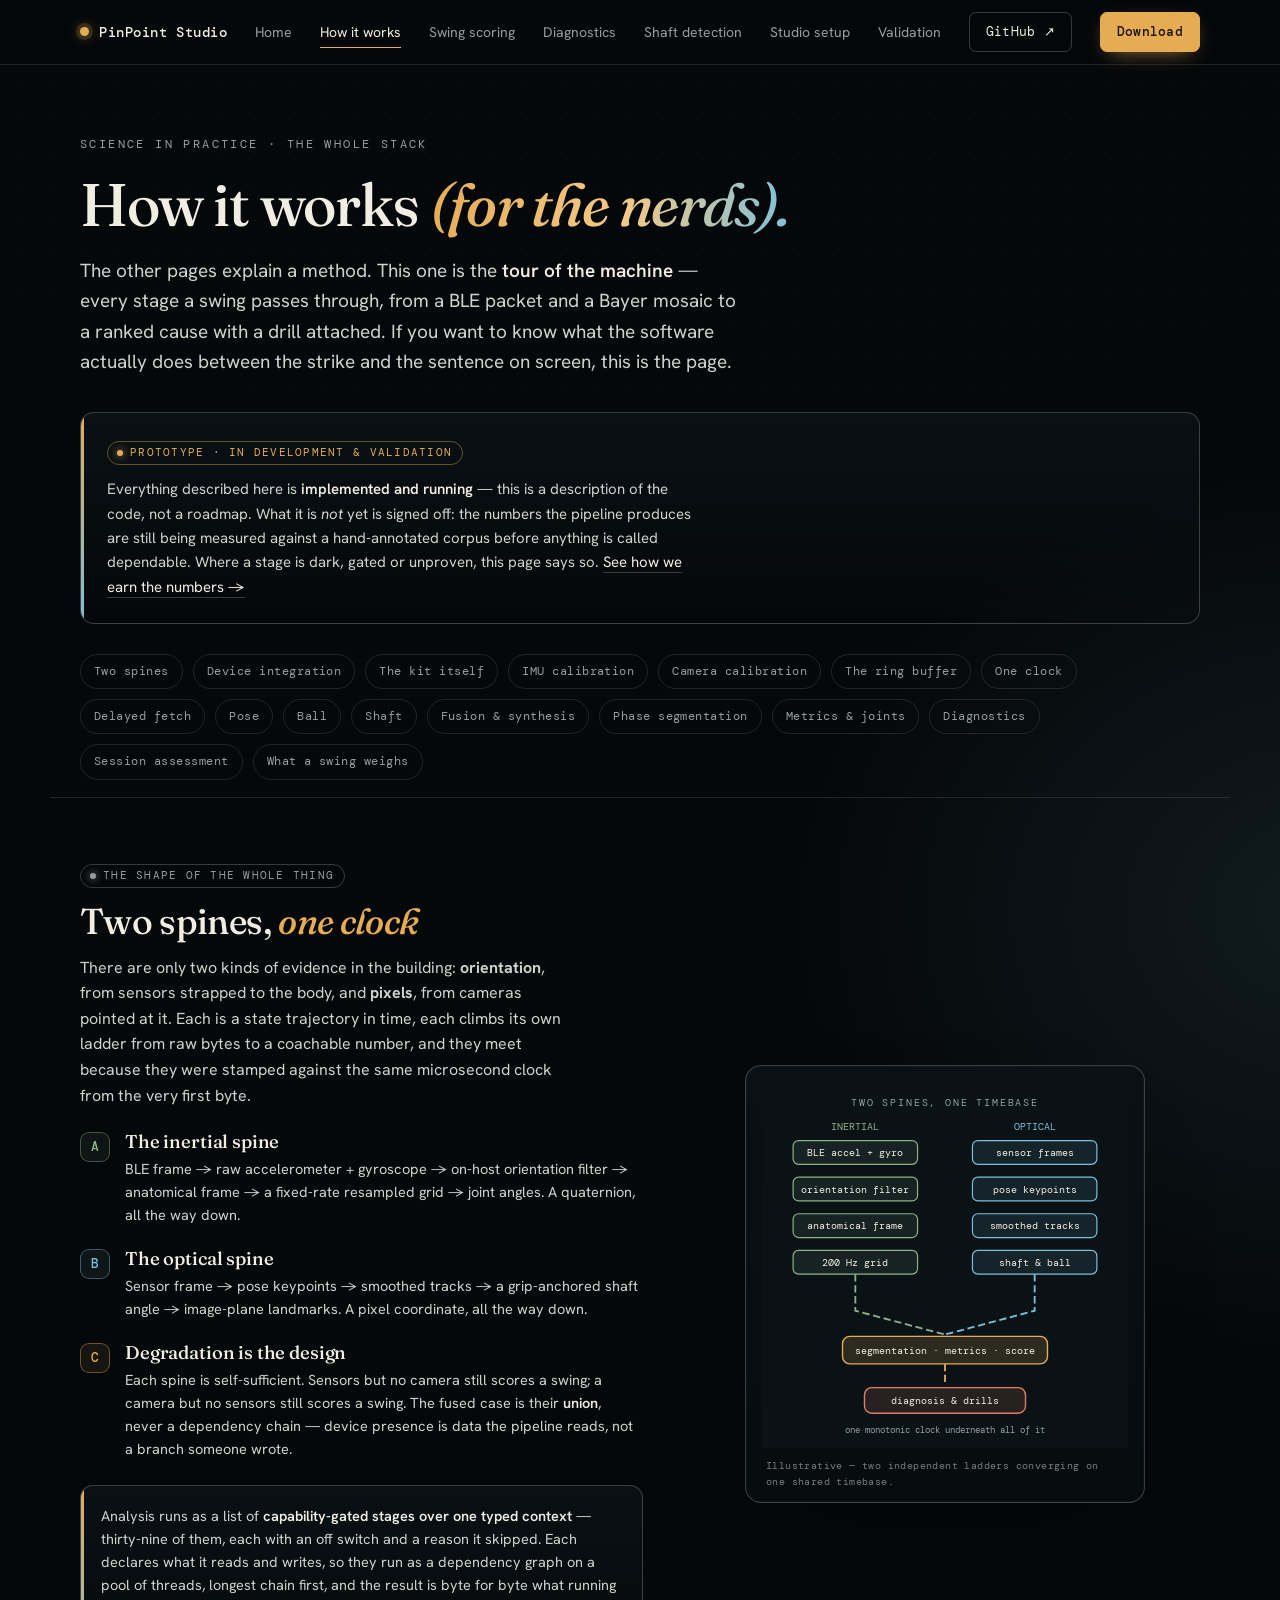
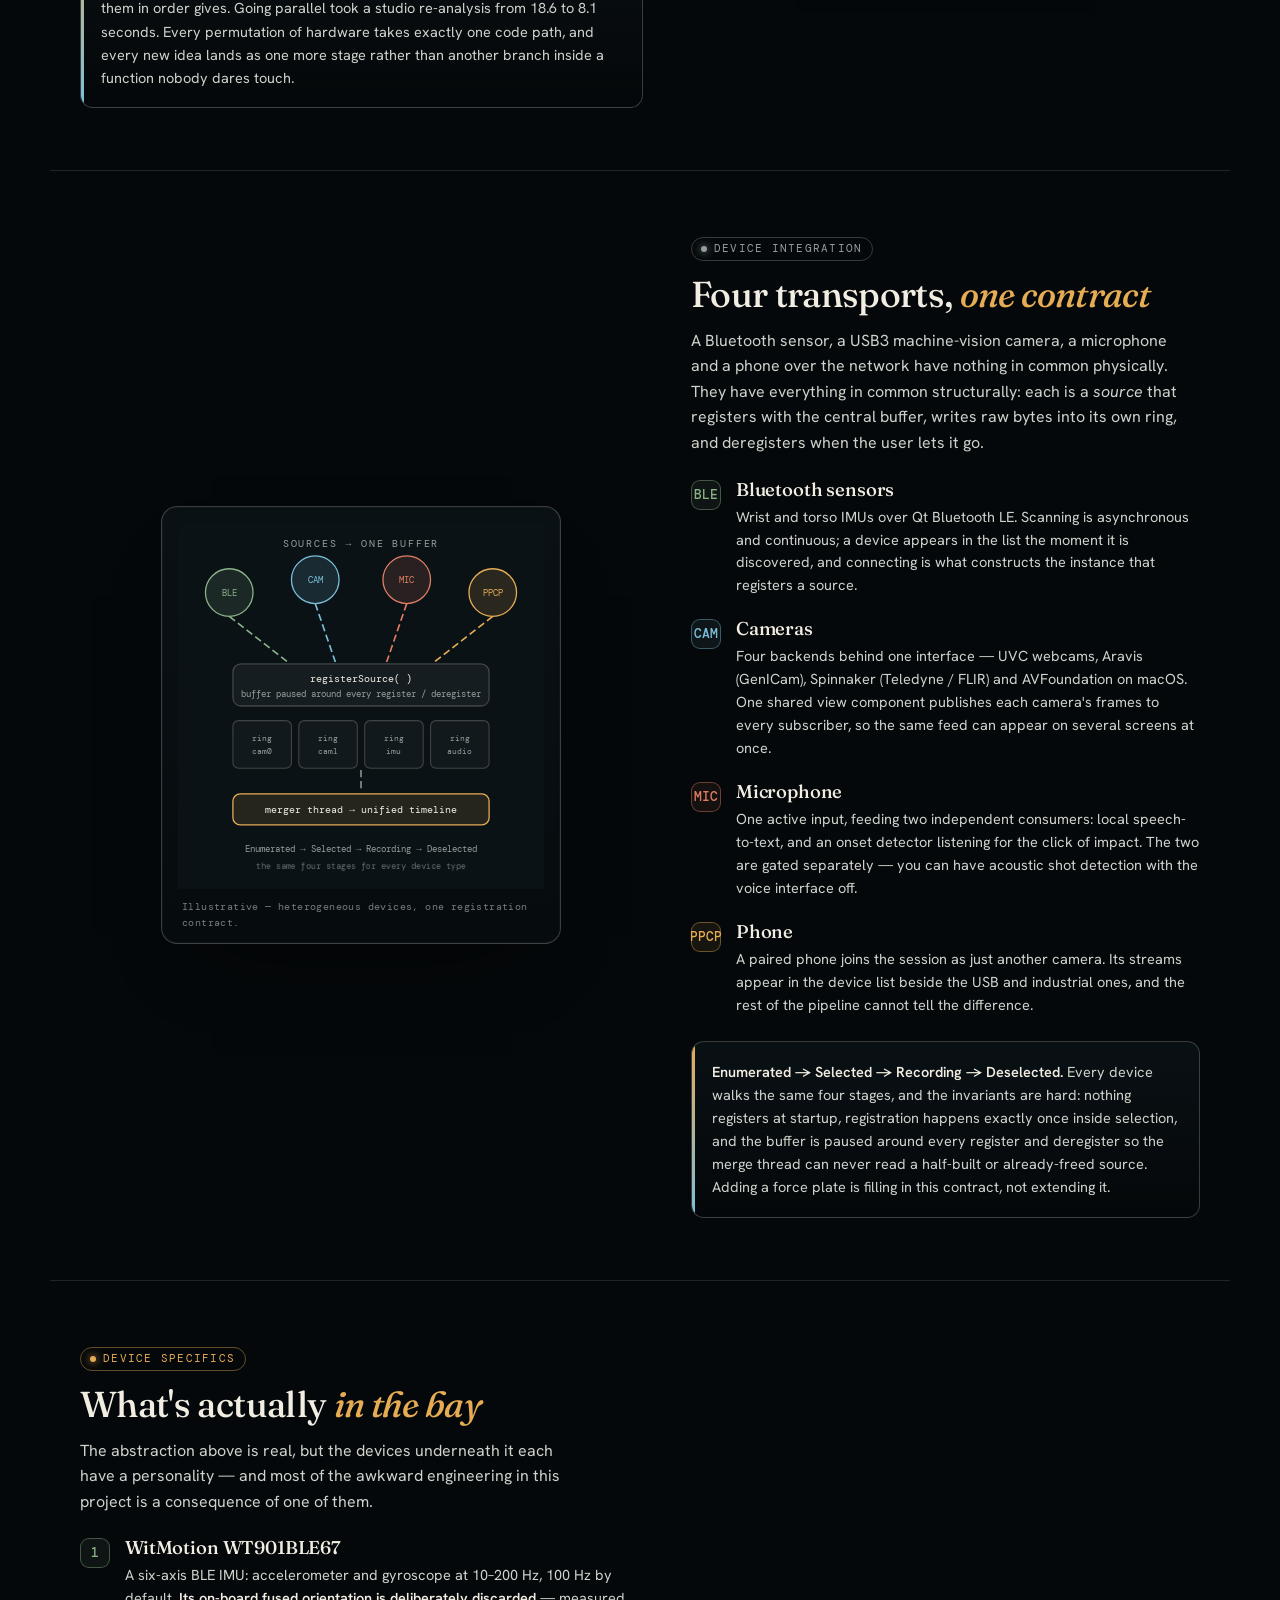
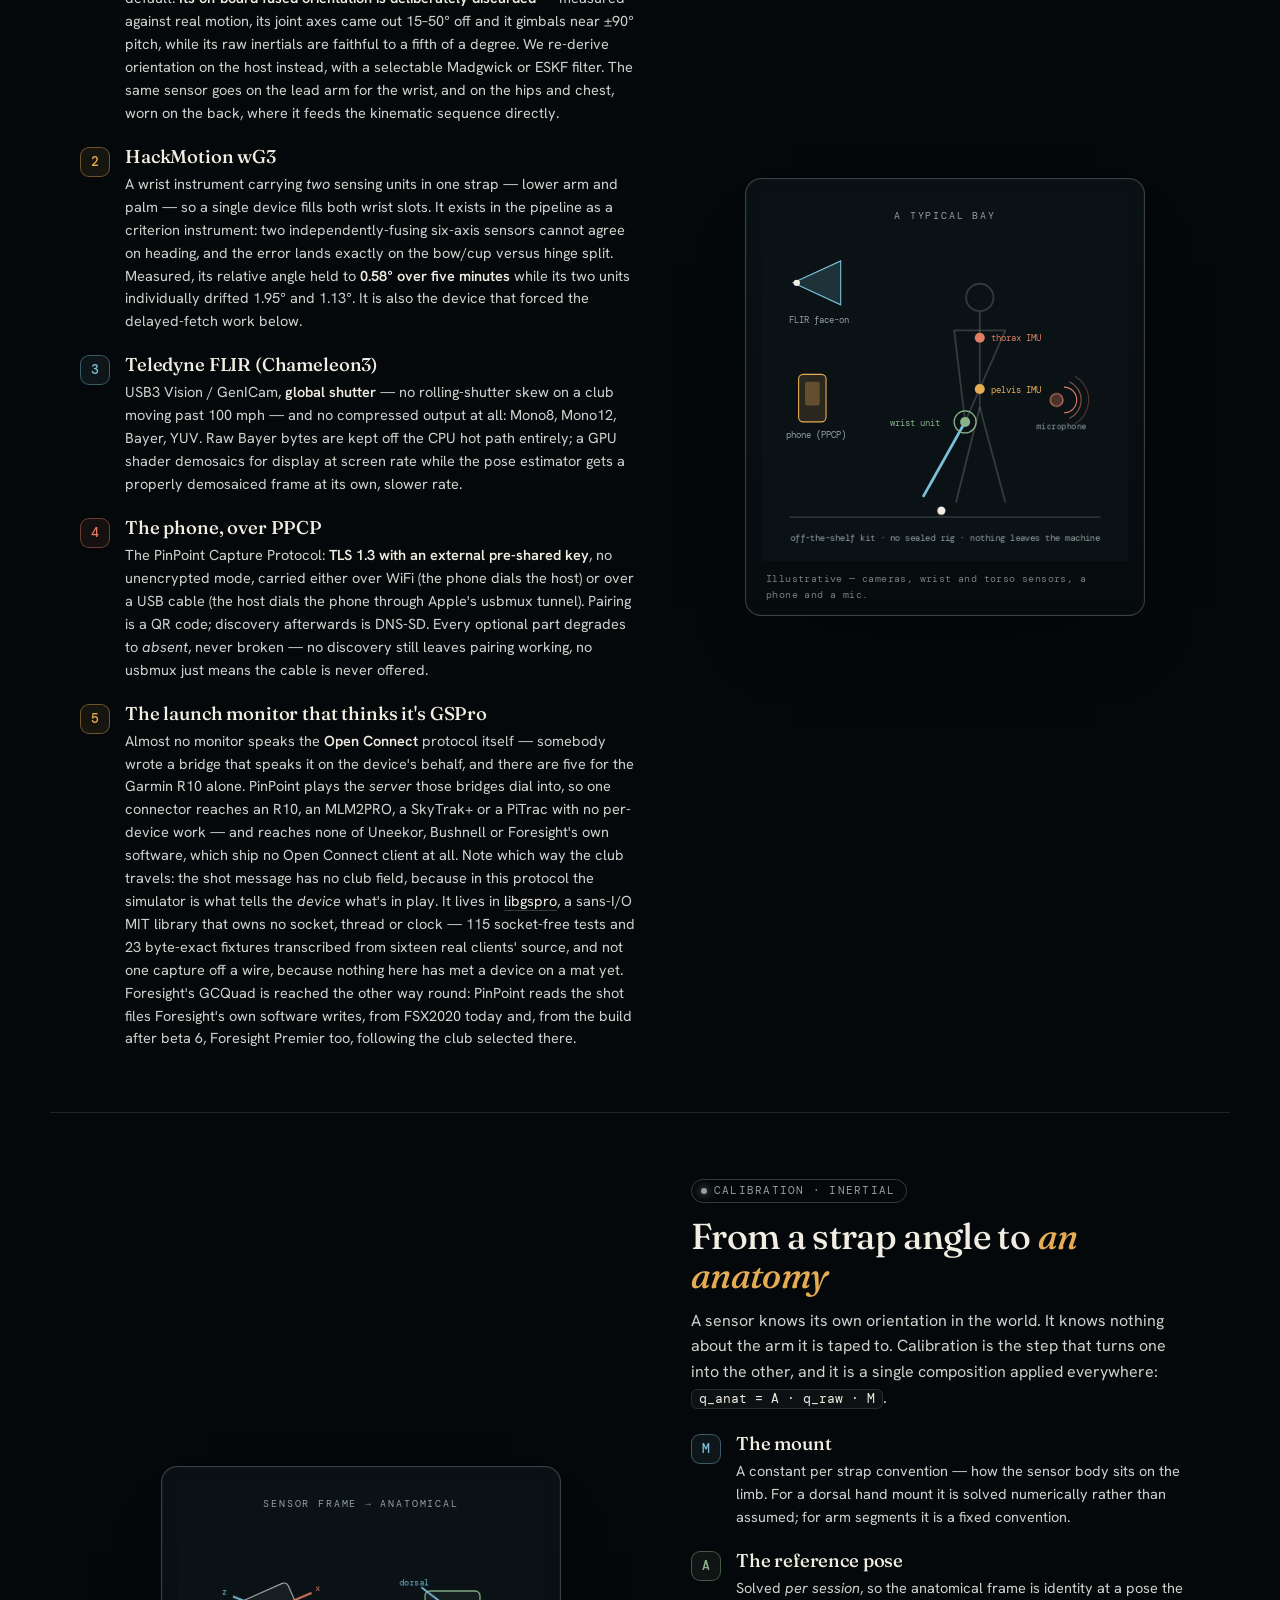
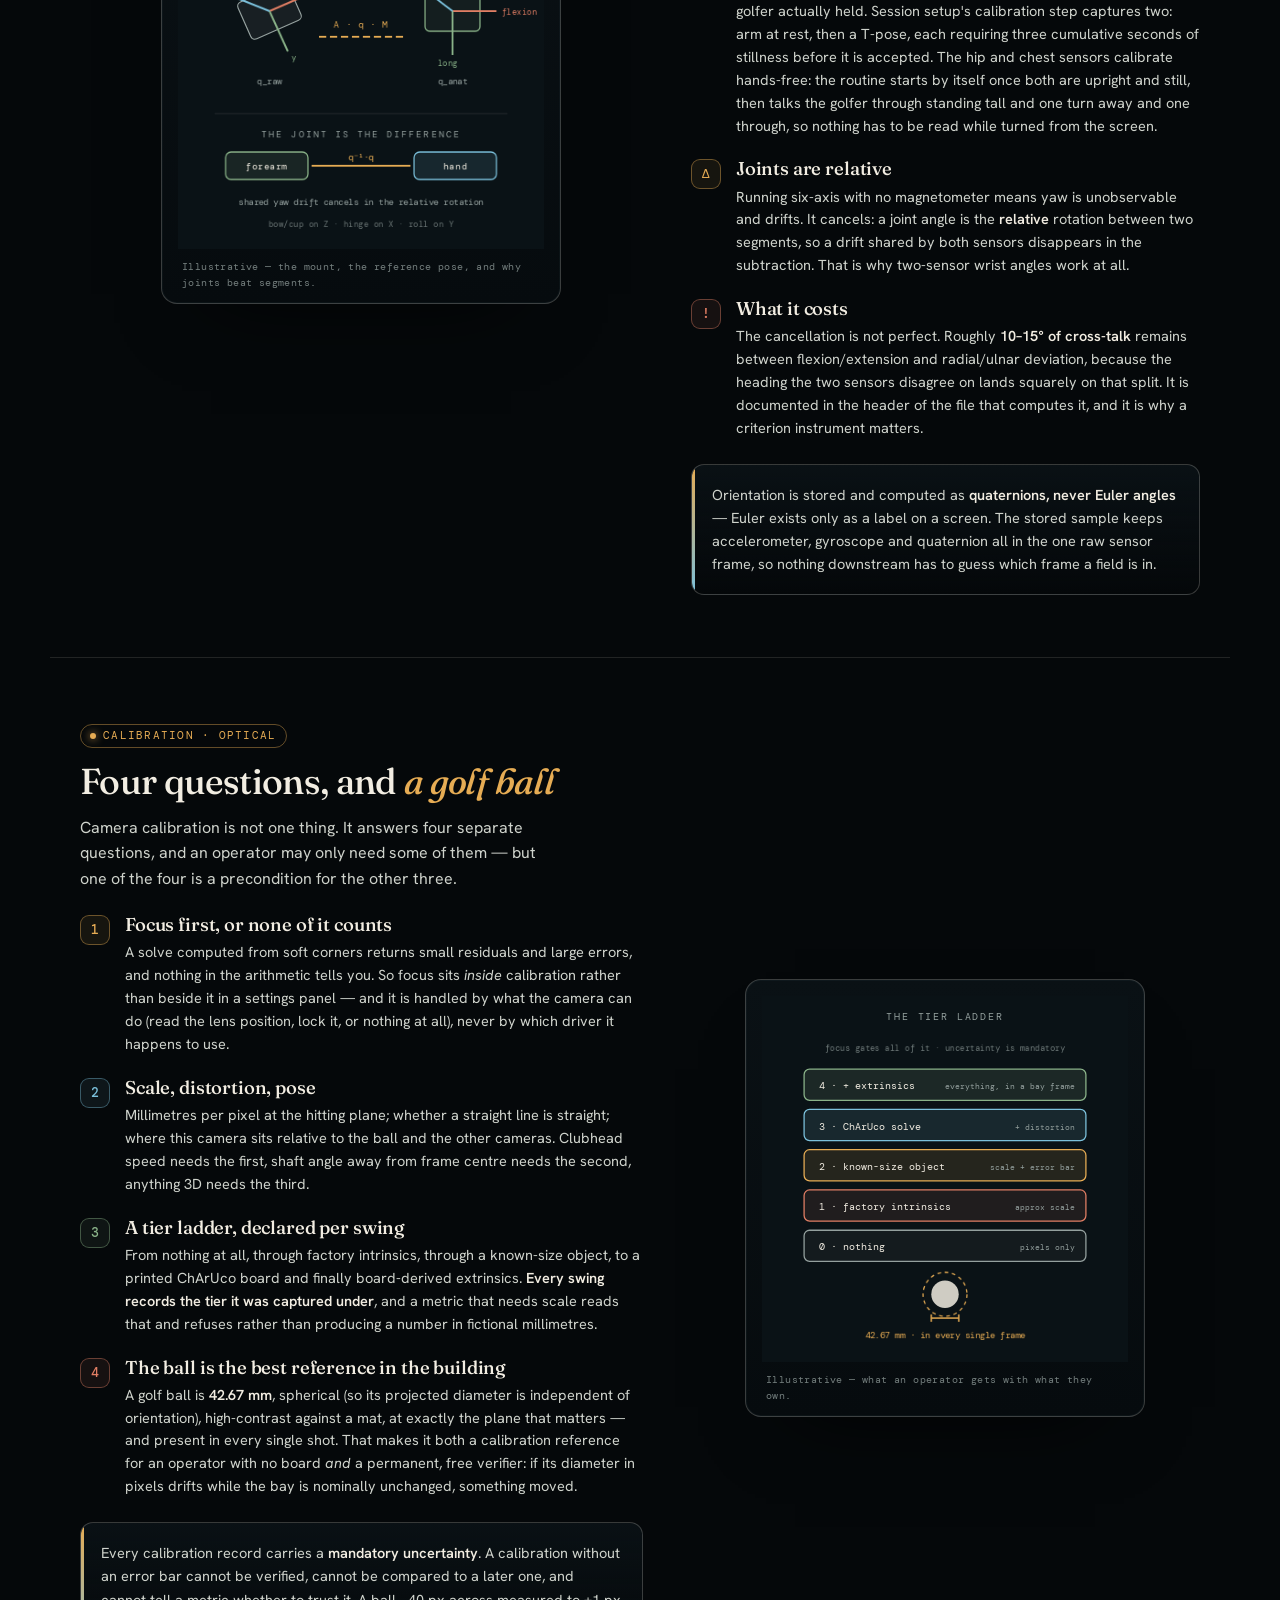
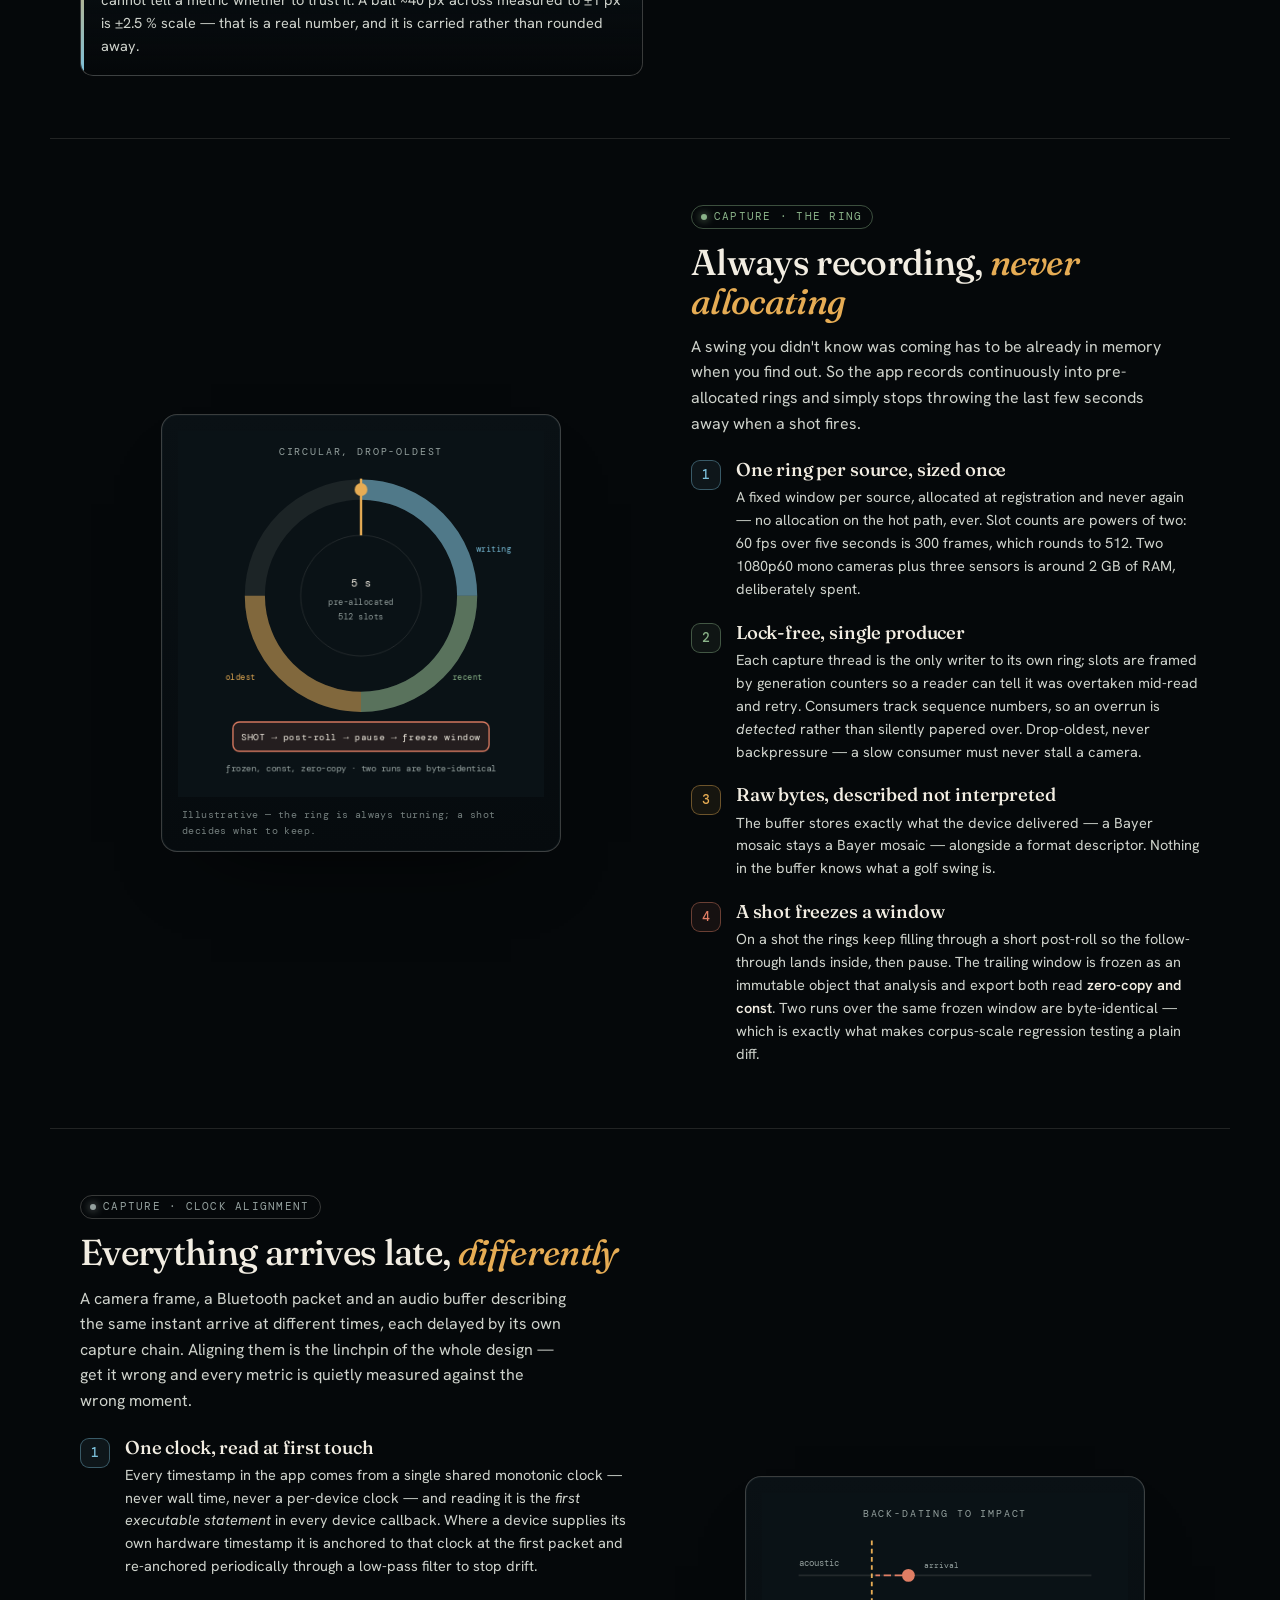
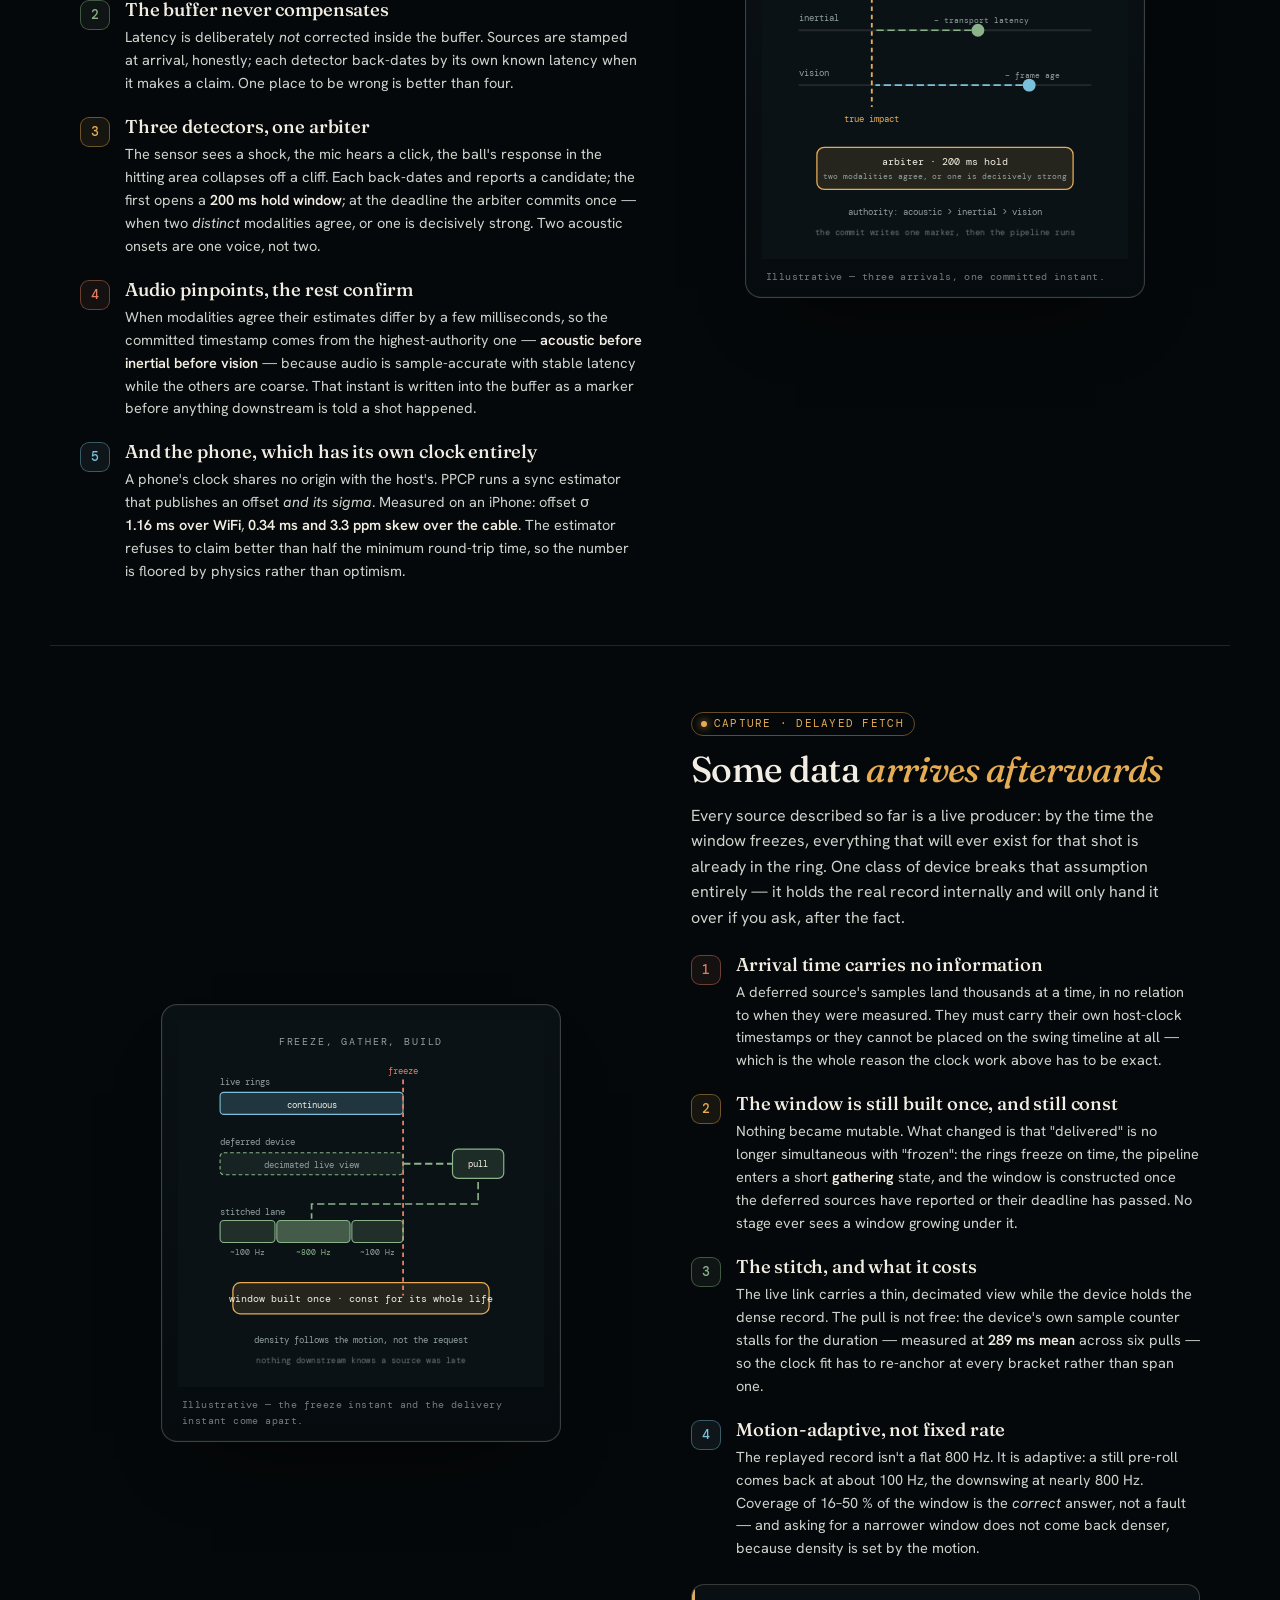
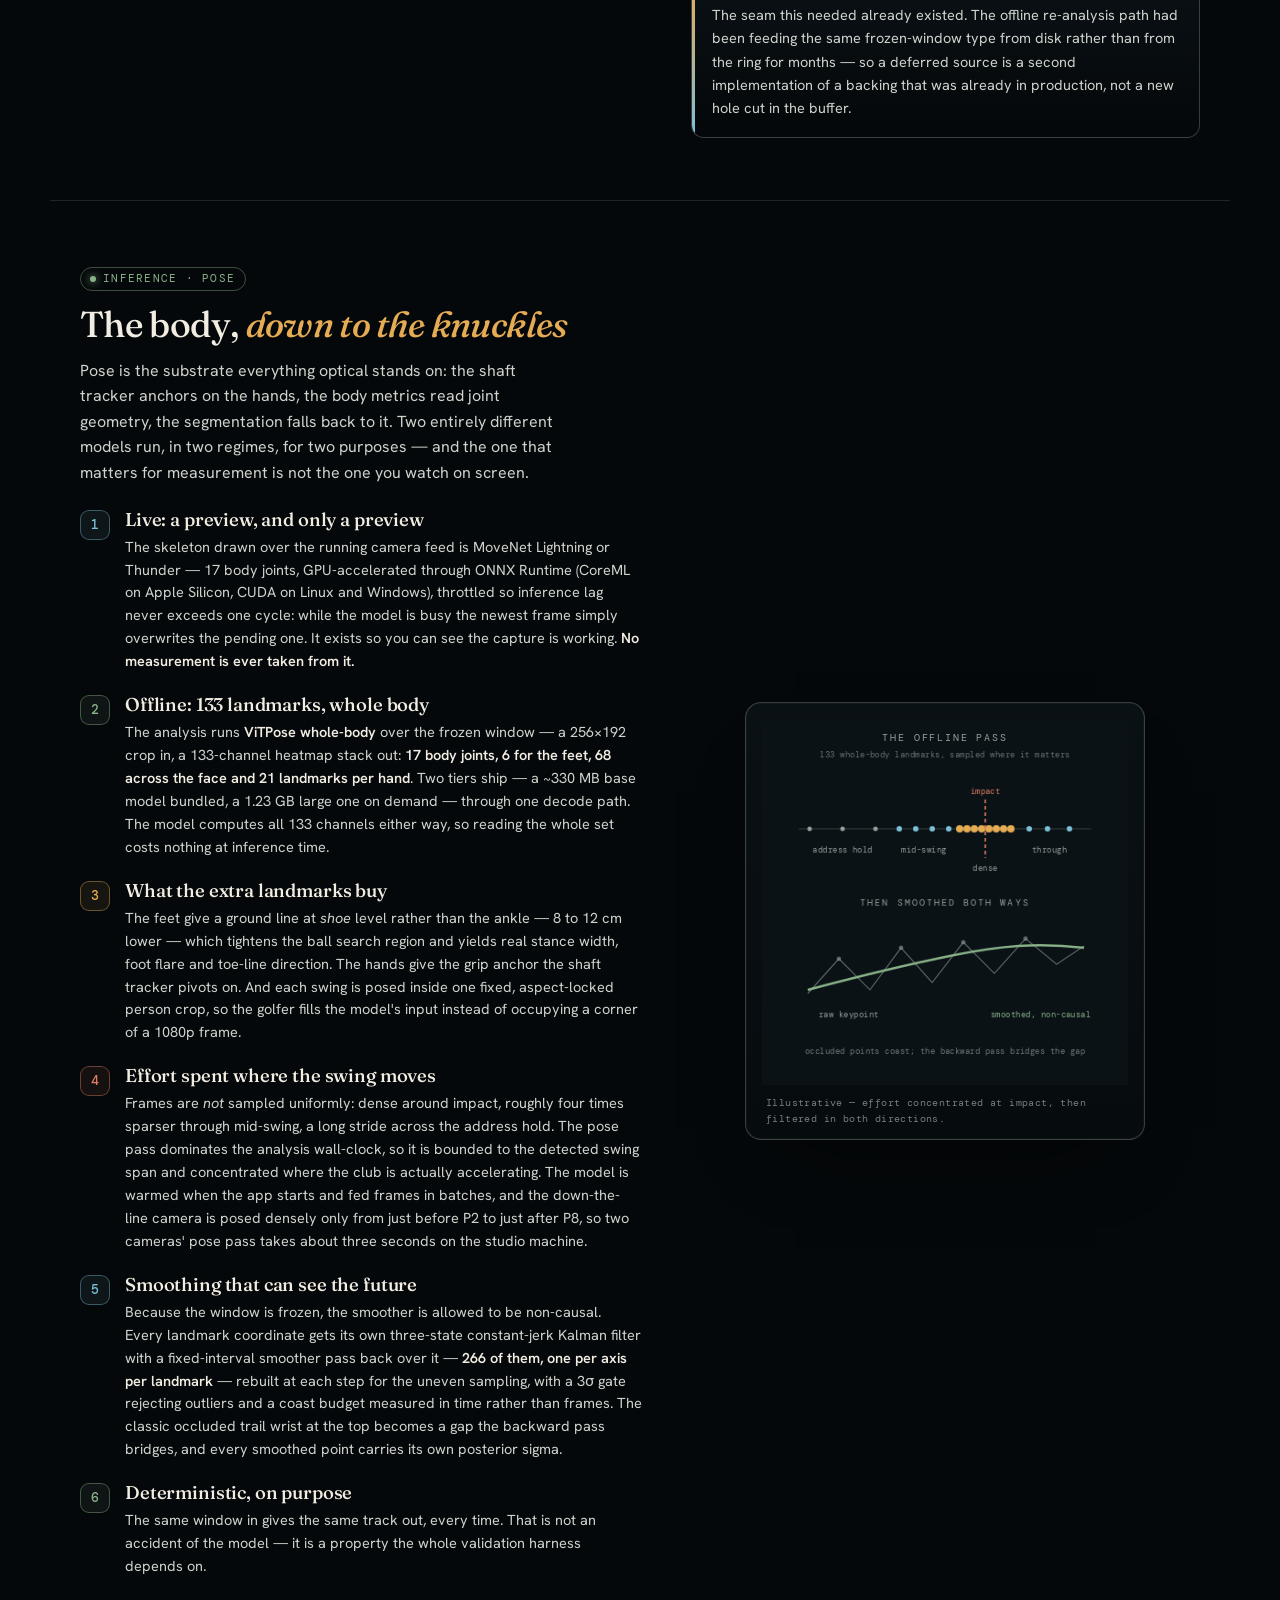
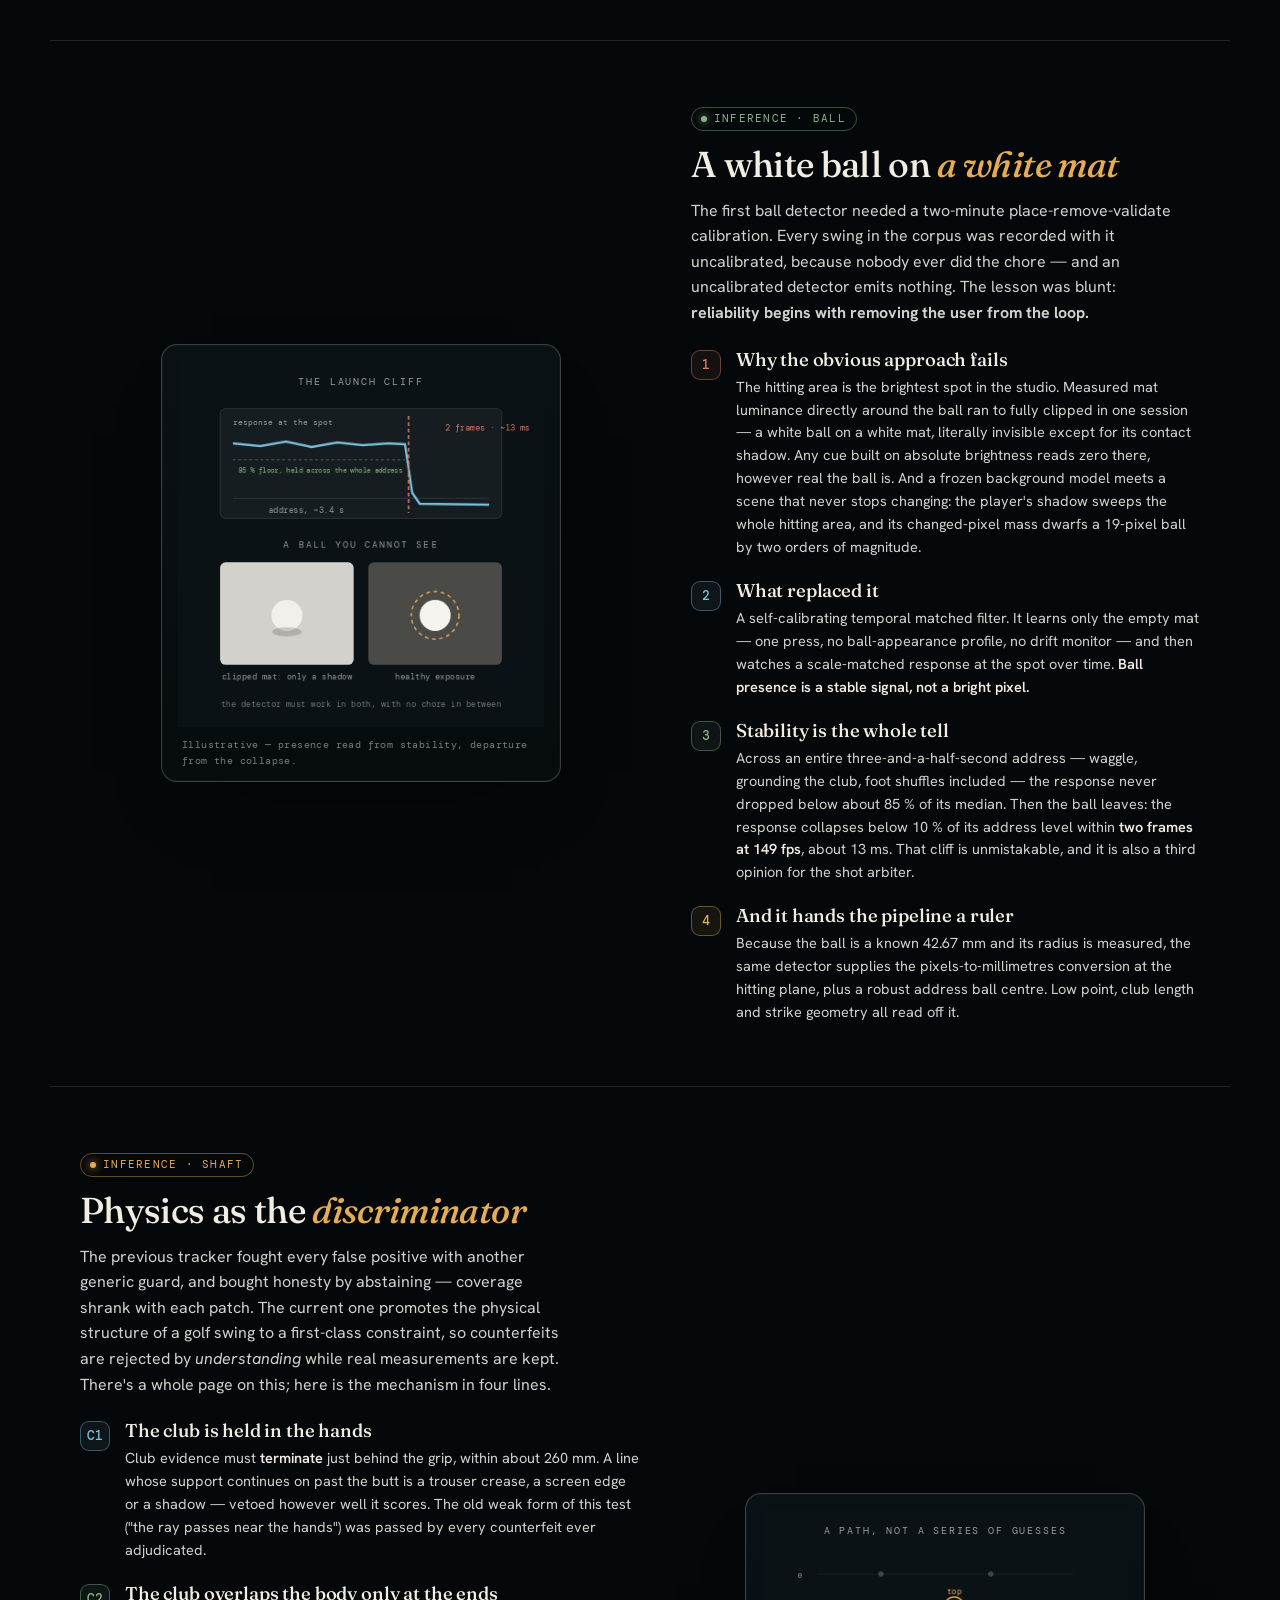
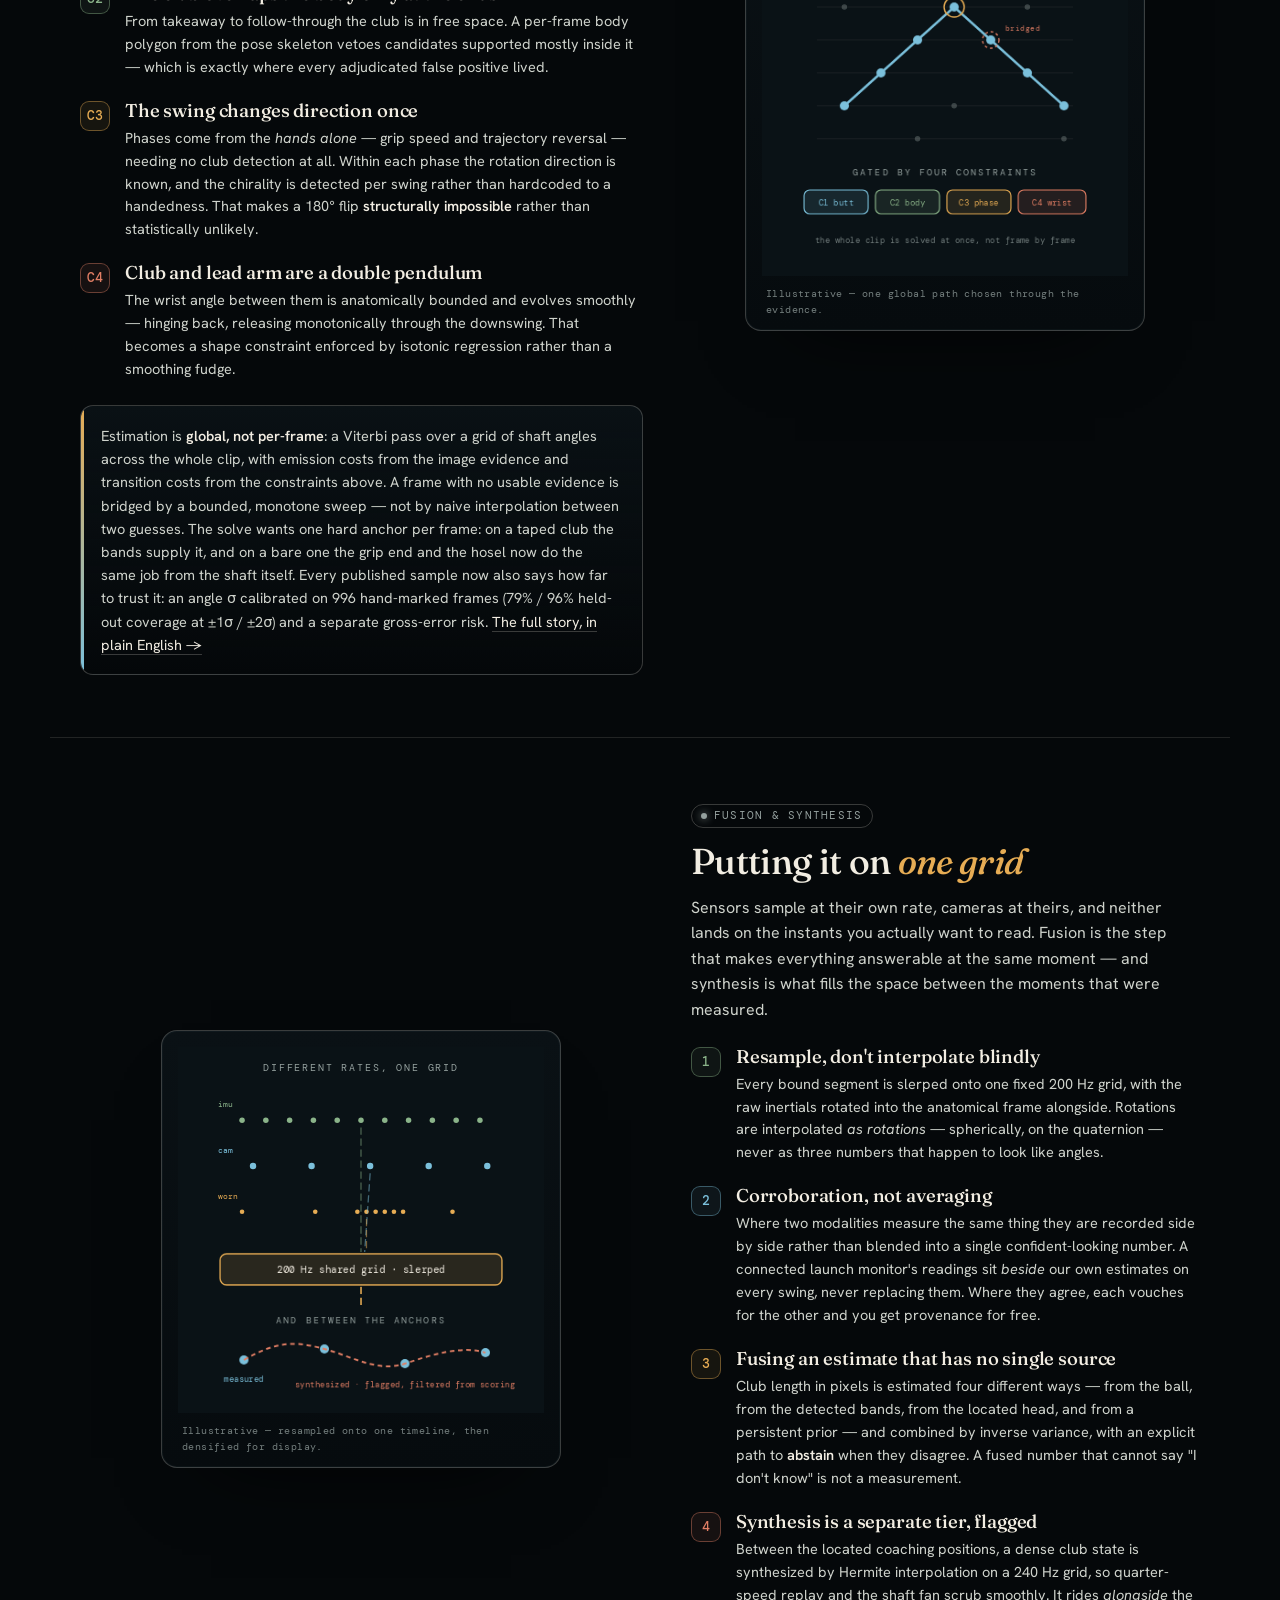
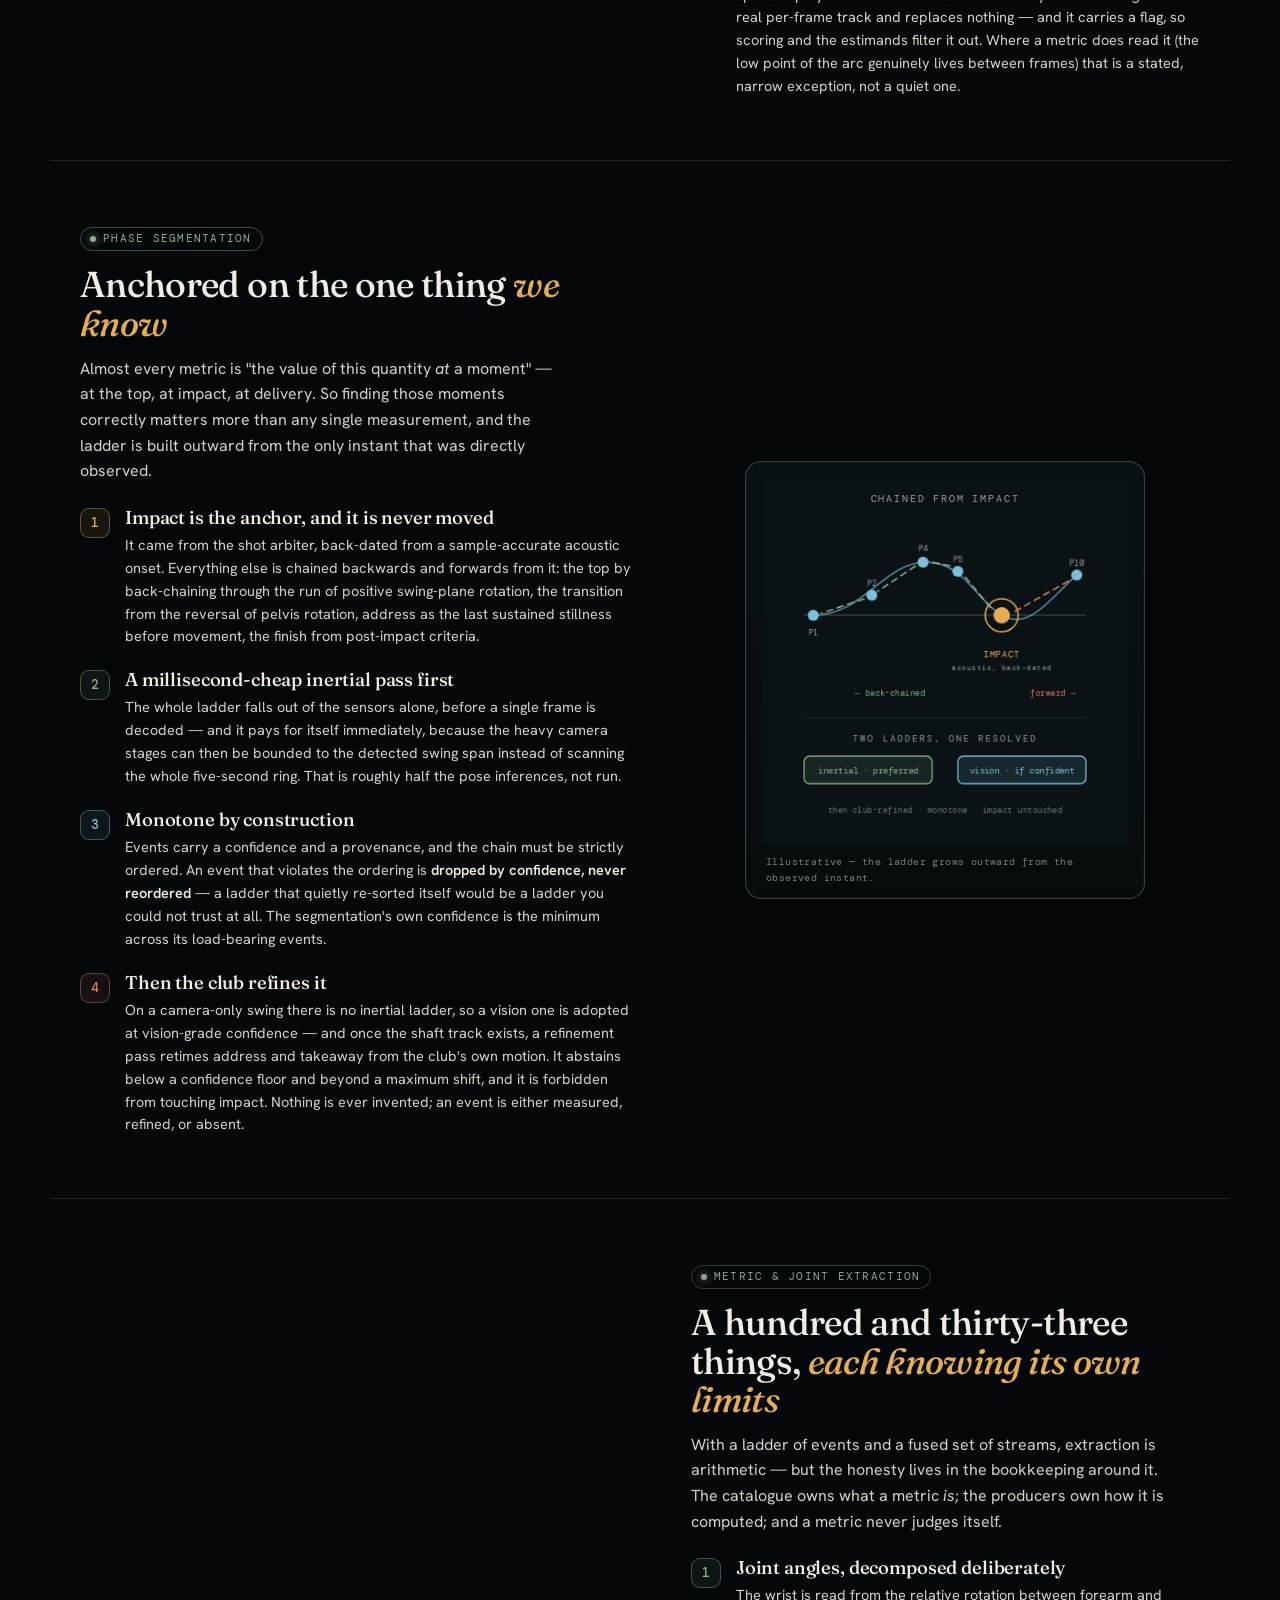
<file: science/how-it-works.html>
<!DOCTYPE html>
<html lang="en-GB">
<head>
<meta charset="UTF-8">
<meta name="viewport" content="width=device-width, initial-scale=1.0">
<title>How it works (for the nerds) — PinPoint Studio</title>
<meta name="description" content="The whole PinPoint Studio pipeline end to end — device integration over BLE, cameras, microphone and phone; the WitMotion, HackMotion, FLIR and PPCP specifics; IMU and camera calibration; the lock-free capture ring, one monotonic clock and delayed fetch; pose, ball and shaft inference; fusion and synthesis; phase segmentation; metric and joint extraction; the causal diagnostics model with its corridors; and session assessment with drills and screens. A prototype under validation.">
<link rel="preconnect" href="https://fonts.googleapis.com">
<link rel="preconnect" href="https://fonts.gstatic.com" crossorigin>
<link href="https://fonts.googleapis.com/css2?family=Fraunces:ital,opsz,wght@0,9..144,400;0,9..144,500;0,9..144,600;1,9..144,400;1,9..144,500&family=Hanken+Grotesk:wght@400;500;600;700&family=DM+Mono:wght@400;500&display=swap" rel="stylesheet">
<link rel="stylesheet" href="../assets/science.css">
</head>
<body>
<div class="page">

<header>
  <div class="wrap bar">
    <a class="mark" href="../index.html"><span class="dot"></span><b>PinPoint Studio</b></a>
    <nav class="navlinks">
      <a class="muted" href="../index.html">Home</a>
      <a class="muted" href="how-it-works.html" aria-current="page">How it works</a>
      <a class="muted" href="swing-scoring.html">Swing scoring</a>
      <a class="muted" href="session-diagnostics.html">Diagnostics</a>
      <a class="muted" href="shaft-detection.html">Shaft detection</a>
      <a class="muted" href="studio-setup.html">Studio setup</a>
      <a class="muted" href="validation.html">Validation</a>
      <a class="btn" href="https://github.com/PinPoint-Golf/PinPointStudio" target="_blank" rel="noopener">GitHub &#8599;</a>
      <a class="btn solid" href="../index.html#get">Download</a>
    </nav>
  </div>
</header>

<main>
  <!-- hero -->
  <section class="subhero wrap">
    <span class="eyebrow reveal">Science in practice &middot; The whole stack</span>
    <h1 class="reveal" style="--d:1">How it works <em>(for the nerds).</em></h1>
    <p class="lede reveal" style="--d:2">The other pages explain a method. This one is the <strong>tour of the machine</strong> — every stage a swing passes through, from a BLE packet and a Bayer mosaic to a ranked cause with a drill attached. If you want to know what the software actually does between the strike and the sentence on screen, this is the page.</p>
    <div class="notice reveal" style="--d:3">
      <span class="badge dev"><i></i>Prototype &middot; in development &amp; validation</span>
      <p>Everything described here is <strong>implemented and running</strong> — this is a description of the code, not a roadmap. What it is <em>not</em> yet is signed off: the numbers the pipeline produces are still being measured against a hand-annotated corpus before anything is called dependable. Where a stage is dark, gated or unproven, this page says so. <a class="ulink" href="validation.html">See how we earn the numbers &#8594;</a></p>
    </div>
    <nav class="contents reveal" style="--d:4" aria-label="On this page">
      <a href="#spine">Two spines</a>
      <a href="#devices">Device integration</a>
      <a href="#hardware">The kit itself</a>
      <a href="#imucal">IMU calibration</a>
      <a href="#camcal">Camera calibration</a>
      <a href="#buffer">The ring buffer</a>
      <a href="#clock">One clock</a>
      <a href="#deferred">Delayed fetch</a>
      <a href="#pose">Pose</a>
      <a href="#ball">Ball</a>
      <a href="#shaft">Shaft</a>
      <a href="#fusion">Fusion &amp; synthesis</a>
      <a href="#phases">Phase segmentation</a>
      <a href="#metrics">Metrics &amp; joints</a>
      <a href="#diagnostics">Diagnostics</a>
      <a href="#session">Session assessment</a>
      <a href="#storage">What a swing weighs</a>
    </nav>
  </section>

  <!-- 1. THE SPINE -->
  <section id="spine" class="xsec reveal">
    <div class="xgrid">
      <div class="xcol">
        <span class="badge"><i></i>The shape of the whole thing</span>
        <h2 class="xh">Two spines, <em>one clock</em></h2>
        <p class="xlede">There are only two kinds of evidence in the building: <strong>orientation</strong>, from sensors strapped to the body, and <strong>pixels</strong>, from cameras pointed at it. Each is a state trajectory in time, each climbs its own ladder from raw bytes to a coachable number, and they meet because they were stamped against the same microsecond clock from the very first byte.</p>
        <ul class="points">
          <li class="point"><span class="pi green">A</span><div><h4>The inertial spine</h4><p>BLE frame &#8594; raw accelerometer + gyroscope &#8594; on-host orientation filter &#8594; anatomical frame &#8594; a fixed-rate resampled grid &#8594; joint angles. A quaternion, all the way down.</p></div></li>
          <li class="point"><span class="pi cyan">B</span><div><h4>The optical spine</h4><p>Sensor frame &#8594; pose keypoints &#8594; smoothed tracks &#8594; a grip-anchored shaft angle &#8594; image-plane landmarks. A pixel coordinate, all the way down.</p></div></li>
          <li class="point"><span class="pi amber">C</span><div><h4>Degradation is the design</h4><p>Each spine is self-sufficient. Sensors but no camera still scores a swing; a camera but no sensors still scores a swing. The fused case is their <strong>union</strong>, never a dependency chain — device presence is data the pipeline reads, not a branch someone wrote.</p></div></li>
        </ul>
        <div class="callout"><p>Analysis runs as a list of <strong>capability-gated stages over one typed context</strong> — thirty-nine of them, each with an off switch and a reason it skipped. Each declares what it reads and writes, so they run as a dependency graph on a pool of threads, longest chain first, and the result is byte for byte what running them in order gives. Going parallel took a studio re-analysis from 18.6 to 8.1 seconds. Every permutation of hardware takes exactly one code path, and every new idea lands as one more stage rather than another branch inside a function nobody dares touch.</p></div>
      </div>
      <div class="xv reveal">
        <svg viewBox="0 0 400 400" xmlns="http://www.w3.org/2000/svg">
          <rect width="400" height="400" fill="#0A1216"/>
          <text x="200" y="26" fill="var(--paper-dim)" font-size="10.5" text-anchor="middle" letter-spacing="2">TWO SPINES, ONE TIMEBASE</text>
          <text x="102" y="52" fill="var(--arm)" font-size="10.5" text-anchor="middle">INERTIAL</text>
          <text x="298" y="52" fill="var(--club)" font-size="10.5" text-anchor="middle">OPTICAL</text>
          <g stroke="var(--arm)" stroke-width="1.3" fill="rgba(138,179,137,.10)">
            <rect x="34" y="64" width="136" height="26" rx="6"/>
            <rect x="34" y="104" width="136" height="26" rx="6"/>
            <rect x="34" y="144" width="136" height="26" rx="6"/>
            <rect x="34" y="184" width="136" height="26" rx="6"/>
          </g>
          <g stroke="var(--club)" stroke-width="1.3" fill="rgba(123,192,219,.10)">
            <rect x="230" y="64" width="136" height="26" rx="6"/>
            <rect x="230" y="104" width="136" height="26" rx="6"/>
            <rect x="230" y="144" width="136" height="26" rx="6"/>
            <rect x="230" y="184" width="136" height="26" rx="6"/>
          </g>
          <g fill="var(--paper)" font-size="10.5" text-anchor="middle">
            <text x="102" y="81">BLE accel + gyro</text>
            <text x="102" y="121">orientation filter</text>
            <text x="102" y="161">anatomical frame</text>
            <text x="102" y="201">200 Hz grid</text>
            <text x="298" y="81">sensor frames</text>
            <text x="298" y="121">pose keypoints</text>
            <text x="298" y="161">smoothed tracks</text>
            <text x="298" y="201">shaft &amp; ball</text>
          </g>
          <path d="M102 210 L102 250 L200 276" fill="none" stroke="var(--arm)" stroke-width="2" stroke-dasharray="6 4" class="an-flow"/>
          <path d="M298 210 L298 250 L200 276" fill="none" stroke="var(--club)" stroke-width="2" stroke-dasharray="6 4" class="an-flow"/>
          <rect x="88" y="278" width="224" height="30" rx="8" fill="rgba(230,172,84,.16)" stroke="var(--accent)" stroke-width="1.5"/>
          <text x="200" y="297" fill="var(--paper)" font-size="11" text-anchor="middle">segmentation &#183; metrics &#183; score</text>
          <line x1="200" y1="308" x2="200" y2="332" stroke="var(--accent)" stroke-width="2" stroke-dasharray="4 4" class="an-flow"/>
          <rect x="112" y="334" width="176" height="28" rx="8" fill="rgba(224,126,100,.14)" stroke="var(--thorax)" stroke-width="1.5"/>
          <text x="200" y="352" fill="var(--paper)" font-size="11" text-anchor="middle">diagnosis &amp; drills</text>
          <text x="200" y="384" fill="var(--paper-dim)" font-size="10" text-anchor="middle">one monotonic clock underneath all of it</text>
        </svg>
        <p class="figcap">Illustrative — two independent ladders converging on one shared timebase.</p>
      </div>
    </div>
  </section>

  <!-- 2. DEVICE INTEGRATION -->
  <section id="devices" class="xsec alt reveal">
    <div class="xgrid">
      <div class="xcol">
        <span class="badge"><i></i>Device integration</span>
        <h2 class="xh">Four transports, <em>one contract</em></h2>
        <p class="xlede">A Bluetooth sensor, a USB3 machine-vision camera, a microphone and a phone over the network have nothing in common physically. They have everything in common structurally: each is a <em>source</em> that registers with the central buffer, writes raw bytes into its own ring, and deregisters when the user lets it go.</p>
        <ul class="points">
          <li class="point"><span class="pi green">BLE</span><div><h4>Bluetooth sensors</h4><p>Wrist and torso IMUs over Qt Bluetooth LE. Scanning is asynchronous and continuous; a device appears in the list the moment it is discovered, and connecting is what constructs the instance that registers a source.</p></div></li>
          <li class="point"><span class="pi cyan">CAM</span><div><h4>Cameras</h4><p>Four backends behind one interface — UVC webcams, Aravis (GenICam), Spinnaker (Teledyne&nbsp;/&nbsp;FLIR) and AVFoundation on macOS. One shared view component publishes each camera's frames to every subscriber, so the same feed can appear on several screens at once.</p></div></li>
          <li class="point"><span class="pi coral">MIC</span><div><h4>Microphone</h4><p>One active input, feeding two independent consumers: local speech-to-text, and an onset detector listening for the click of impact. The two are gated separately — you can have acoustic shot detection with the voice interface off.</p></div></li>
          <li class="point"><span class="pi amber">PPCP</span><div><h4>Phone</h4><p>A paired phone joins the session as just another camera. Its streams appear in the device list beside the USB and industrial ones, and the rest of the pipeline cannot tell the difference.</p></div></li>
        </ul>
        <div class="callout"><p><strong>Enumerated &#8594; Selected &#8594; Recording &#8594; Deselected.</strong> Every device walks the same four stages, and the invariants are hard: nothing registers at startup, registration happens exactly once inside selection, and the buffer is paused around every register and deregister so the merge thread can never read a half-built or already-freed source. Adding a force plate is filling in this contract, not extending it.</p></div>
      </div>
      <div class="xv reveal">
        <svg viewBox="0 0 400 400" xmlns="http://www.w3.org/2000/svg">
          <rect width="400" height="400" fill="#0A1216"/>
          <text x="200" y="26" fill="var(--paper-dim)" font-size="10.5" text-anchor="middle" letter-spacing="2">SOURCES &#8594; ONE BUFFER</text>
          <g font-size="10" text-anchor="middle">
            <circle cx="56" cy="76" r="26" fill="rgba(138,179,137,.14)" stroke="var(--arm)" stroke-width="1.4"/>
            <text x="56" y="80" fill="var(--arm)">BLE</text>
            <circle cx="150" cy="62" r="26" fill="rgba(123,192,219,.14)" stroke="var(--club)" stroke-width="1.4"/>
            <text x="150" y="66" fill="var(--club)">CAM</text>
            <circle cx="250" cy="62" r="26" fill="rgba(224,126,100,.14)" stroke="var(--thorax)" stroke-width="1.4"/>
            <text x="250" y="66" fill="var(--thorax)">MIC</text>
            <circle cx="344" cy="76" r="26" fill="rgba(230,172,84,.14)" stroke="var(--accent)" stroke-width="1.4"/>
            <text x="344" y="80" fill="var(--accent)">PPCP</text>
          </g>
          <g fill="none" stroke-width="1.8" stroke-dasharray="5 4" class="an-flow">
            <path d="M56 102 L120 152" stroke="var(--arm)"/>
            <path d="M150 88 L172 152" stroke="var(--club)"/>
            <path d="M250 88 L228 152" stroke="var(--thorax)"/>
            <path d="M344 102 L280 152" stroke="var(--accent)"/>
          </g>
          <rect x="60" y="154" width="280" height="46" rx="9" fill="rgba(242,237,226,.05)" stroke="var(--line-strong)" stroke-width="1.4"/>
          <text x="200" y="174" fill="var(--paper)" font-size="11" text-anchor="middle">registerSource( )</text>
          <text x="200" y="190" fill="var(--paper-dim)" font-size="9.5" text-anchor="middle">buffer paused around every register / deregister</text>
          <g stroke="var(--line-strong)" stroke-width="1.2" fill="rgba(242,237,226,.03)">
            <rect x="60" y="216" width="64" height="52" rx="6"/>
            <rect x="132" y="216" width="64" height="52" rx="6"/>
            <rect x="204" y="216" width="64" height="52" rx="6"/>
            <rect x="276" y="216" width="64" height="52" rx="6"/>
          </g>
          <g fill="var(--paper-dim)" font-size="9" text-anchor="middle">
            <text x="92" y="238">ring</text><text x="92" y="252">cam0</text>
            <text x="164" y="238">ring</text><text x="164" y="252">cam1</text>
            <text x="236" y="238">ring</text><text x="236" y="252">imu</text>
            <text x="308" y="238">ring</text><text x="308" y="252">audio</text>
          </g>
          <line x1="200" y1="270" x2="200" y2="294" stroke="var(--paper-dim)" stroke-width="1.6" stroke-dasharray="4 4" class="an-flow"/>
          <rect x="60" y="296" width="280" height="34" rx="8" fill="rgba(230,172,84,.12)" stroke="var(--accent)" stroke-width="1.4"/>
          <text x="200" y="317" fill="var(--paper)" font-size="11" text-anchor="middle">merger thread &#8594; unified timeline</text>
          <text x="200" y="360" fill="var(--paper-dim)" font-size="10" text-anchor="middle">Enumerated &#8594; Selected &#8594; Recording &#8594; Deselected</text>
          <text x="200" y="378" fill="var(--paper-dim)" font-size="9.5" text-anchor="middle" opacity=".7">the same four stages for every device type</text>
        </svg>
        <p class="figcap">Illustrative — heterogeneous devices, one registration contract.</p>
      </div>
    </div>
  </section>

  <!-- 3. HARDWARE -->
  <section id="hardware" class="xsec reveal">
    <div class="xgrid">
      <div class="xcol">
        <span class="badge accent"><i></i>Device specifics</span>
        <h2 class="xh">What's actually <em>in the bay</em></h2>
        <p class="xlede">The abstraction above is real, but the devices underneath it each have a personality — and most of the awkward engineering in this project is a consequence of one of them.</p>
        <ul class="points">
          <li class="point"><span class="pi green">1</span><div><h4>WitMotion WT901BLE67</h4><p>A six-axis BLE IMU: accelerometer and gyroscope at 10&ndash;200&nbsp;Hz, 100&nbsp;Hz by default. <strong>Its on-board fused orientation is deliberately discarded</strong> — measured against real motion, its joint axes came out 15&ndash;50&deg; off and it gimbals near &plusmn;90&deg; pitch, while its raw inertials are faithful to a fifth of a degree. We re-derive orientation on the host instead, with a selectable Madgwick or ESKF filter. The same sensor goes on the lead arm for the wrist, and on the hips and chest, worn on the back, where it feeds the kinematic sequence directly.</p></div></li>
          <li class="point"><span class="pi amber">2</span><div><h4>HackMotion wG3</h4><p>A wrist instrument carrying <em>two</em> sensing units in one strap — lower arm and palm — so a single device fills both wrist slots. It exists in the pipeline as a criterion instrument: two independently-fusing six-axis sensors cannot agree on heading, and the error lands exactly on the bow/cup versus hinge split. Measured, its relative angle held to <strong>0.58&deg; over five minutes</strong> while its two units individually drifted 1.95&deg; and 1.13&deg;. It is also the device that forced the delayed-fetch work below.</p></div></li>
          <li class="point"><span class="pi cyan">3</span><div><h4>Teledyne FLIR (Chameleon3)</h4><p>USB3&nbsp;Vision / GenICam, <strong>global shutter</strong> — no rolling-shutter skew on a club moving past 100&nbsp;mph — and no compressed output at all: Mono8, Mono12, Bayer, YUV. Raw Bayer bytes are kept off the CPU hot path entirely; a GPU shader demosaics for display at screen rate while the pose estimator gets a properly demosaiced frame at its own, slower rate.</p></div></li>
          <li class="point"><span class="pi coral">4</span><div><h4>The phone, over PPCP</h4><p>The PinPoint Capture Protocol: <strong>TLS 1.3 with an external pre-shared key</strong>, no unencrypted mode, carried either over WiFi (the phone dials the host) or over a USB cable (the host dials the phone through Apple's usbmux tunnel). Pairing is a QR code; discovery afterwards is DNS-SD. Every optional part degrades to <em>absent</em>, never broken — no discovery still leaves pairing working, no usbmux just means the cable is never offered.</p></div></li>
          <li class="point"><span class="pi amber">5</span><div><h4>The launch monitor that thinks it's GSPro</h4><p>Almost no monitor speaks the <strong>Open Connect</strong> protocol itself &mdash; somebody wrote a bridge that speaks it on the device's behalf, and there are five for the Garmin R10 alone. PinPoint plays the <em>server</em> those bridges dial into, so one connector reaches an R10, an MLM2PRO, a SkyTrak+ or a PiTrac with no per-device work &mdash; and reaches none of Uneekor, Bushnell or Foresight's own software, which ship no Open Connect client at all. Note which way the club travels: the shot message has no club field, because in this protocol the simulator is what tells the <em>device</em> what's in play. It lives in <a class="ulink" href="https://github.com/PinPoint-Golf/libgspro" target="_blank" rel="noopener">libgspro</a>, a sans-I/O MIT library that owns no socket, thread or clock &mdash; 115 socket-free tests and 23 byte-exact fixtures transcribed from sixteen real clients' source, and not one capture off a wire, because nothing here has met a device on a mat yet. Foresight's GCQuad is reached the other way round: PinPoint reads the shot files Foresight's own software writes, from FSX2020 today and, from the build after beta 6, Foresight Premier too, following the club selected there.</p></div></li>
        </ul>
      </div>
      <div class="xv reveal">
        <svg viewBox="0 0 400 400" xmlns="http://www.w3.org/2000/svg">
          <rect width="400" height="400" fill="#0A1216"/>
          <text x="200" y="26" fill="var(--paper-dim)" font-size="10.5" text-anchor="middle" letter-spacing="2">A TYPICAL BAY</text>
          <g stroke="rgba(242,237,226,.18)" stroke-width="2" fill="none">
            <line x1="238" y1="128" x2="238" y2="232"/>
            <line x1="238" y1="232" x2="212" y2="336"/>
            <line x1="238" y1="232" x2="266" y2="336"/>
            <line x1="210" y1="148" x2="266" y2="148"/>
            <line x1="210" y1="148" x2="222" y2="248"/>
            <line x1="266" y1="148" x2="222" y2="248"/>
          </g>
          <line x1="222" y1="248" x2="176" y2="330" stroke="var(--club)" stroke-width="3" class="an-shaft"/>
          <circle cx="238" cy="112" r="15" fill="none" stroke="rgba(242,237,226,.18)" stroke-width="2"/>
          <circle cx="238" cy="156" r="5.5" fill="var(--thorax)"/>
          <circle cx="238" cy="212" r="5.5" fill="var(--pelvis)"/>
          <circle cx="222" cy="248" r="5.5" fill="var(--arm)"/>
          <circle cx="222" cy="248" r="12" fill="none" stroke="var(--arm)" stroke-width="1.4" class="an-node"/>
          <g font-size="9.5">
            <text x="250" y="160" fill="var(--thorax)">thorax IMU</text>
            <text x="250" y="216" fill="var(--pelvis)">pelvis IMU</text>
            <text x="140" y="252" fill="var(--arm)">wrist unit</text>
          </g>
          <path d="M34 96 L86 72 L86 120 Z" fill="rgba(123,192,219,.18)" stroke="var(--club)" stroke-width="1.2"/>
          <circle cx="38" cy="96" r="3.5" fill="var(--paper)"/>
          <text x="30" y="140" fill="var(--paper-dim)" font-size="9.5">FLIR face-on</text>
          <rect x="40" y="196" width="30" height="52" rx="5" fill="rgba(230,172,84,.14)" stroke="var(--accent)" stroke-width="1.2"/>
          <rect x="47" y="204" width="16" height="26" rx="2" fill="rgba(230,172,84,.3)"/>
          <text x="26" y="266" fill="var(--paper-dim)" font-size="9.5">phone (PPCP)</text>
          <g stroke="var(--thorax)" stroke-width="1.2" fill="none">
            <path d="M330 210 a 14 14 0 0 1 0 28"/>
            <path d="M336 204 a 22 22 0 0 1 0 40" opacity=".6"/>
            <path d="M342 198 a 30 30 0 0 1 0 52" opacity=".35"/>
          </g>
          <circle cx="322" cy="224" r="7" fill="rgba(224,126,100,.3)" stroke="var(--thorax)" stroke-width="1.2"/>
          <text x="300" y="256" fill="var(--paper-dim)" font-size="9.5">microphone</text>
          <line x1="30" y1="352" x2="370" y2="352" stroke="rgba(242,237,226,.14)" stroke-width="2"/>
          <circle cx="196" cy="345" r="4.5" fill="var(--paper)"/>
          <text x="200" y="378" fill="var(--paper-dim)" font-size="10" text-anchor="middle">off-the-shelf kit &#183; no sealed rig &#183; nothing leaves the machine</text>
        </svg>
        <p class="figcap">Illustrative — cameras, wrist and torso sensors, a phone and a mic.</p>
      </div>
    </div>
  </section>

  <!-- 4. IMU CALIBRATION -->
  <section id="imucal" class="xsec alt reveal">
    <div class="xgrid">
      <div class="xcol">
        <span class="badge"><i></i>Calibration &middot; inertial</span>
        <h2 class="xh">From a strap angle to <em>an anatomy</em></h2>
        <p class="xlede">A sensor knows its own orientation in the world. It knows nothing about the arm it is taped to. Calibration is the step that turns one into the other, and it is a single composition applied everywhere: <span class="formula">q_anat = A &middot; q_raw &middot; M</span>.</p>
        <ul class="points">
          <li class="point"><span class="pi cyan">M</span><div><h4>The mount</h4><p>A constant per strap convention — how the sensor body sits on the limb. For a dorsal hand mount it is solved numerically rather than assumed; for arm segments it is a fixed convention.</p></div></li>
          <li class="point"><span class="pi green">A</span><div><h4>The reference pose</h4><p>Solved <em>per session</em>, so the anatomical frame is identity at a pose the golfer actually held. Session setup's calibration step captures two: arm at rest, then a T-pose, each requiring three cumulative seconds of stillness before it is accepted. The hip and chest sensors calibrate hands-free: the routine starts by itself once both are upright and still, then talks the golfer through standing tall and one turn away and one through, so nothing has to be read while turned from the screen.</p></div></li>
          <li class="point"><span class="pi amber">&Delta;</span><div><h4>Joints are relative</h4><p>Running six-axis with no magnetometer means yaw is unobservable and drifts. It cancels: a joint angle is the <strong>relative</strong> rotation between two segments, so a drift shared by both sensors disappears in the subtraction. That is why two-sensor wrist angles work at all.</p></div></li>
          <li class="point"><span class="pi coral">!</span><div><h4>What it costs</h4><p>The cancellation is not perfect. Roughly <strong>10&ndash;15&deg; of cross-talk</strong> remains between flexion/extension and radial/ulnar deviation, because the heading the two sensors disagree on lands squarely on that split. It is documented in the header of the file that computes it, and it is why a criterion instrument matters.</p></div></li>
        </ul>
        <div class="callout"><p>Orientation is stored and computed as <strong>quaternions, never Euler angles</strong> — Euler exists only as a label on a screen. The stored sample keeps accelerometer, gyroscope and quaternion all in the one raw sensor frame, so nothing downstream has to guess which frame a field is in.</p></div>
      </div>
      <div class="xv reveal">
        <svg viewBox="0 0 400 400" xmlns="http://www.w3.org/2000/svg">
          <rect width="400" height="400" fill="#0A1216"/>
          <text x="200" y="26" fill="var(--paper-dim)" font-size="10.5" text-anchor="middle" letter-spacing="2">SENSOR FRAME &#8594; ANATOMICAL</text>
          <g transform="translate(100,140)">
            <rect x="-30" y="-22" width="60" height="44" rx="5" transform="rotate(-24)" fill="rgba(242,237,226,.06)" stroke="var(--paper-dim)" stroke-width="1.3"/>
            <line x1="0" y1="0" x2="46" y2="-20" stroke="var(--thorax)" stroke-width="2"/>
            <line x1="0" y1="0" x2="20" y2="44" stroke="var(--arm)" stroke-width="2"/>
            <line x1="0" y1="0" x2="-40" y2="-16" stroke="var(--club)" stroke-width="2"/>
            <text x="50" y="-22" fill="var(--thorax)" font-size="9.5">x</text>
            <text x="24" y="54" fill="var(--arm)" font-size="9.5">y</text>
            <text x="-52" y="-18" fill="var(--club)" font-size="9.5">z</text>
          </g>
          <text x="100" y="220" fill="var(--paper-dim)" font-size="10" text-anchor="middle">q_raw</text>
          <path d="M154 168 L246 168" fill="none" stroke="var(--accent)" stroke-width="2" stroke-dasharray="6 4" class="an-flow"/>
          <text x="200" y="158" fill="var(--accent)" font-size="10.5" text-anchor="middle">A &#183; q &#183; M</text>
          <g transform="translate(300,140)">
            <rect x="-30" y="-22" width="60" height="44" rx="5" fill="rgba(138,179,137,.08)" stroke="var(--arm)" stroke-width="1.3"/>
            <line x1="0" y1="0" x2="48" y2="0" stroke="var(--thorax)" stroke-width="2"/>
            <line x1="0" y1="0" x2="0" y2="48" stroke="var(--arm)" stroke-width="2"/>
            <line x1="0" y1="0" x2="-34" y2="-26" stroke="var(--club)" stroke-width="2"/>
            <text x="54" y="4" fill="var(--thorax)" font-size="9.5">flexion</text>
            <text x="-16" y="60" fill="var(--arm)" font-size="9.5">long</text>
            <text x="-58" y="-28" fill="var(--club)" font-size="9.5">dorsal</text>
          </g>
          <text x="300" y="220" fill="var(--paper-dim)" font-size="10" text-anchor="middle">q_anat</text>
          <line x1="40" y1="252" x2="360" y2="252" stroke="var(--line)" stroke-width="1"/>
          <text x="200" y="278" fill="var(--paper-dim)" font-size="10.5" text-anchor="middle" letter-spacing="1.5">THE JOINT IS THE DIFFERENCE</text>
          <rect x="52" y="294" width="90" height="30" rx="6" fill="rgba(138,179,137,.12)" stroke="var(--arm)" stroke-width="1.3"/>
          <text x="97" y="313" fill="var(--paper)" font-size="10.5" text-anchor="middle">forearm</text>
          <rect x="258" y="294" width="90" height="30" rx="6" fill="rgba(123,192,219,.12)" stroke="var(--club)" stroke-width="1.3"/>
          <text x="303" y="313" fill="var(--paper)" font-size="10.5" text-anchor="middle">hand</text>
          <path d="M146 309 L254 309" fill="none" stroke="var(--accent)" stroke-width="2"/>
          <text x="200" y="303" fill="var(--accent)" font-size="10" text-anchor="middle">q&#8315;&#185;&#183;q</text>
          <text x="200" y="352" fill="var(--paper-dim)" font-size="10" text-anchor="middle">shared yaw drift cancels in the relative rotation</text>
          <text x="200" y="376" fill="var(--paper-dim)" font-size="9.5" text-anchor="middle" opacity=".7">bow/cup on Z &#183; hinge on X &#183; roll on Y</text>
        </svg>
        <p class="figcap">Illustrative — the mount, the reference pose, and why joints beat segments.</p>
      </div>
    </div>
  </section>

  <!-- 5. CAMERA CALIBRATION -->
  <section id="camcal" class="xsec reveal">
    <div class="xgrid">
      <div class="xcol">
        <span class="badge dev"><i></i>Calibration &middot; optical</span>
        <h2 class="xh">Four questions, and <em>a golf ball</em></h2>
        <p class="xlede">Camera calibration is not one thing. It answers four separate questions, and an operator may only need some of them — but one of the four is a precondition for the other three.</p>
        <ul class="points">
          <li class="point"><span class="pi amber">1</span><div><h4>Focus first, or none of it counts</h4><p>A solve computed from soft corners returns small residuals and large errors, and nothing in the arithmetic tells you. So focus sits <em>inside</em> calibration rather than beside it in a settings panel — and it is handled by what the camera can do (read the lens position, lock it, or nothing at all), never by which driver it happens to use.</p></div></li>
          <li class="point"><span class="pi cyan">2</span><div><h4>Scale, distortion, pose</h4><p>Millimetres per pixel at the hitting plane; whether a straight line is straight; where this camera sits relative to the ball and the other cameras. Clubhead speed needs the first, shaft angle away from frame centre needs the second, anything 3D needs the third.</p></div></li>
          <li class="point"><span class="pi green">3</span><div><h4>A tier ladder, declared per swing</h4><p>From nothing at all, through factory intrinsics, through a known-size object, to a printed ChArUco board and finally board-derived extrinsics. <strong>Every swing records the tier it was captured under</strong>, and a metric that needs scale reads that and refuses rather than producing a number in fictional millimetres.</p></div></li>
          <li class="point"><span class="pi coral">4</span><div><h4>The ball is the best reference in the building</h4><p>A golf ball is <strong>42.67&nbsp;mm</strong>, spherical (so its projected diameter is independent of orientation), high-contrast against a mat, at exactly the plane that matters — and present in every single shot. That makes it both a calibration reference for an operator with no board <em>and</em> a permanent, free verifier: if its diameter in pixels drifts while the bay is nominally unchanged, something moved.</p></div></li>
        </ul>
        <div class="callout"><p>Every calibration record carries a <strong>mandatory uncertainty</strong>. A calibration without an error bar cannot be verified, cannot be compared to a later one, and cannot tell a metric whether to trust it. A ball ~40&nbsp;px across measured to &plusmn;1&nbsp;px is &plusmn;2.5&nbsp;% scale — that is a real number, and it is carried rather than rounded away.</p></div>
      </div>
      <div class="xv reveal">
        <svg viewBox="0 0 400 400" xmlns="http://www.w3.org/2000/svg">
          <rect width="400" height="400" fill="#0A1216"/>
          <text x="200" y="26" fill="var(--paper-dim)" font-size="10.5" text-anchor="middle" letter-spacing="2">THE TIER LADDER</text>
          <g stroke-width="1.4">
            <rect x="46" y="256" width="308" height="34" rx="6" fill="rgba(242,237,226,.04)" stroke="var(--paper-dim)"/>
            <rect x="46" y="212" width="308" height="34" rx="6" fill="rgba(224,126,100,.10)" stroke="var(--thorax)"/>
            <rect x="46" y="168" width="308" height="34" rx="6" fill="rgba(230,172,84,.12)" stroke="var(--accent)"/>
            <rect x="46" y="124" width="308" height="34" rx="6" fill="rgba(123,192,219,.12)" stroke="var(--club)"/>
            <rect x="46" y="80" width="308" height="34" rx="6" fill="rgba(138,179,137,.14)" stroke="var(--arm)"/>
          </g>
          <g fill="var(--paper)" font-size="10.5">
            <text x="62" y="278">0 &#183; nothing</text>
            <text x="62" y="234">1 &#183; factory intrinsics</text>
            <text x="62" y="190">2 &#183; known-size object</text>
            <text x="62" y="146">3 &#183; ChArUco solve</text>
            <text x="62" y="102">4 &#183; + extrinsics</text>
          </g>
          <g fill="var(--paper-dim)" font-size="9" text-anchor="end">
            <text x="342" y="278">pixels only</text>
            <text x="342" y="234">approx scale</text>
            <text x="342" y="190">scale + error bar</text>
            <text x="342" y="146">+ distortion</text>
            <text x="342" y="102">everything, in a bay frame</text>
          </g>
          <circle cx="200" cy="326" r="15" fill="var(--paper)" opacity=".85"/>
          <circle cx="200" cy="326" r="24" fill="none" stroke="var(--accent)" stroke-width="1.3" stroke-dasharray="4 4" class="an-node"/>
          <line x1="185" y1="352" x2="215" y2="352" stroke="var(--accent)" stroke-width="1.6"/>
          <line x1="185" y1="348" x2="185" y2="356" stroke="var(--accent)" stroke-width="1.6"/>
          <line x1="215" y1="348" x2="215" y2="356" stroke="var(--accent)" stroke-width="1.6"/>
          <text x="200" y="374" fill="var(--accent)" font-size="10" text-anchor="middle">42.67 mm &#183; in every single frame</text>
          <text x="200" y="60" fill="var(--paper-dim)" font-size="9.5" text-anchor="middle" opacity=".75">focus gates all of it &#183; uncertainty is mandatory</text>
        </svg>
        <p class="figcap">Illustrative — what an operator gets with what they own.</p>
      </div>
    </div>
  </section>

  <!-- 6. RING BUFFER -->
  <section id="buffer" class="xsec alt reveal">
    <div class="xgrid">
      <div class="xcol">
        <span class="badge now"><i></i>Capture &middot; the ring</span>
        <h2 class="xh">Always recording, <em>never allocating</em></h2>
        <p class="xlede">A swing you didn't know was coming has to be already in memory when you find out. So the app records continuously into pre-allocated rings and simply stops throwing the last few seconds away when a shot fires.</p>
        <ul class="points">
          <li class="point"><span class="pi cyan">1</span><div><h4>One ring per source, sized once</h4><p>A fixed window per source, allocated at registration and never again — no allocation on the hot path, ever. Slot counts are powers of two: 60&nbsp;fps over five seconds is 300 frames, which rounds to 512. Two 1080p60 mono cameras plus three sensors is around 2&nbsp;GB of RAM, deliberately spent.</p></div></li>
          <li class="point"><span class="pi green">2</span><div><h4>Lock-free, single producer</h4><p>Each capture thread is the only writer to its own ring; slots are framed by generation counters so a reader can tell it was overtaken mid-read and retry. Consumers track sequence numbers, so an overrun is <em>detected</em> rather than silently papered over. Drop-oldest, never backpressure — a slow consumer must never stall a camera.</p></div></li>
          <li class="point"><span class="pi amber">3</span><div><h4>Raw bytes, described not interpreted</h4><p>The buffer stores exactly what the device delivered — a Bayer mosaic stays a Bayer mosaic — alongside a format descriptor. Nothing in the buffer knows what a golf swing is.</p></div></li>
          <li class="point"><span class="pi coral">4</span><div><h4>A shot freezes a window</h4><p>On a shot the rings keep filling through a short post-roll so the follow-through lands inside, then pause. The trailing window is frozen as an immutable object that analysis and export both read <strong>zero-copy and const</strong>. Two runs over the same frozen window are byte-identical — which is exactly what makes corpus-scale regression testing a plain diff.</p></div></li>
        </ul>
      </div>
      <div class="xv reveal">
        <svg viewBox="0 0 400 400" xmlns="http://www.w3.org/2000/svg">
          <rect width="400" height="400" fill="#0A1216"/>
          <text x="200" y="26" fill="var(--paper-dim)" font-size="10.5" text-anchor="middle" letter-spacing="2">CIRCULAR, DROP-OLDEST</text>
          <circle cx="200" cy="180" r="116" fill="none" stroke="rgba(242,237,226,.08)" stroke-width="22"/>
          <path d="M 200 64 A 116 116 0 0 1 316 180" fill="none" stroke="var(--club)" stroke-width="22" opacity=".55"/>
          <path d="M 316 180 A 116 116 0 0 1 200 296" fill="none" stroke="var(--arm)" stroke-width="22" opacity=".55"/>
          <path d="M 200 296 A 116 116 0 0 1 84 180" fill="none" stroke="var(--pelvis)" stroke-width="22" opacity=".5"/>
          <g class="an-scan" style="transform-origin:200px 180px">
            <line x1="200" y1="180" x2="200" y2="52" stroke="var(--accent)" stroke-width="2.5"/>
            <circle cx="200" cy="64" r="7" fill="var(--accent)"/>
          </g>
          <circle cx="200" cy="180" r="66" fill="#0A1216" stroke="var(--line)" stroke-width="1"/>
          <text x="200" y="170" fill="var(--paper)" font-size="12" text-anchor="middle">5 s</text>
          <text x="200" y="190" fill="var(--paper-dim)" font-size="9.5" text-anchor="middle">pre-allocated</text>
          <text x="200" y="206" fill="var(--paper-dim)" font-size="9.5" text-anchor="middle">512 slots</text>
          <text x="326" y="132" fill="var(--club)" font-size="9.5">writing</text>
          <text x="300" y="272" fill="var(--arm)" font-size="9.5">recent</text>
          <text x="52" y="272" fill="var(--pelvis)" font-size="9.5">oldest</text>
          <rect x="60" y="318" width="280" height="32" rx="7" fill="rgba(224,126,100,.12)" stroke="var(--thorax)" stroke-width="1.4"/>
          <text x="200" y="338" fill="var(--paper)" font-size="10.5" text-anchor="middle">SHOT &#8594; post-roll &#8594; pause &#8594; freeze window</text>
          <text x="200" y="372" fill="var(--paper-dim)" font-size="10" text-anchor="middle">frozen, const, zero-copy &#183; two runs are byte-identical</text>
        </svg>
        <p class="figcap">Illustrative — the ring is always turning; a shot decides what to keep.</p>
      </div>
    </div>
  </section>

  <!-- 7. CLOCK -->
  <section id="clock" class="xsec reveal">
    <div class="xgrid">
      <div class="xcol">
        <span class="badge"><i></i>Capture &middot; clock alignment</span>
        <h2 class="xh">Everything arrives late, <em>differently</em></h2>
        <p class="xlede">A camera frame, a Bluetooth packet and an audio buffer describing the same instant arrive at different times, each delayed by its own capture chain. Aligning them is the linchpin of the whole design — get it wrong and every metric is quietly measured against the wrong moment.</p>
        <ul class="points">
          <li class="point"><span class="pi cyan">1</span><div><h4>One clock, read at first touch</h4><p>Every timestamp in the app comes from a single shared monotonic clock — never wall time, never a per-device clock — and reading it is the <em>first executable statement</em> in every device callback. Where a device supplies its own hardware timestamp it is anchored to that clock at the first packet and re-anchored periodically through a low-pass filter to stop drift.</p></div></li>
          <li class="point"><span class="pi green">2</span><div><h4>The buffer never compensates</h4><p>Latency is deliberately <em>not</em> corrected inside the buffer. Sources are stamped at arrival, honestly; each detector back-dates by its own known latency when it makes a claim. One place to be wrong is better than four.</p></div></li>
          <li class="point"><span class="pi amber">3</span><div><h4>Three detectors, one arbiter</h4><p>The sensor sees a shock, the mic hears a click, the ball's response in the hitting area collapses off a cliff. Each back-dates and reports a candidate; the first opens a <strong>200&nbsp;ms hold window</strong>; at the deadline the arbiter commits once — when two <em>distinct</em> modalities agree, or one is decisively strong. Two acoustic onsets are one voice, not two.</p></div></li>
          <li class="point"><span class="pi coral">4</span><div><h4>Audio pinpoints, the rest confirm</h4><p>When modalities agree their estimates differ by a few milliseconds, so the committed timestamp comes from the highest-authority one — <strong>acoustic before inertial before vision</strong> — because audio is sample-accurate with stable latency while the others are coarse. That instant is written into the buffer as a marker before anything downstream is told a shot happened.</p></div></li>
          <li class="point"><span class="pi cyan">5</span><div><h4>And the phone, which has its own clock entirely</h4><p>A phone's clock shares no origin with the host's. PPCP runs a sync estimator that publishes an offset <em>and its sigma</em>. Measured on an iPhone: offset &sigma; <strong>1.16&nbsp;ms over WiFi</strong>, <strong>0.34&nbsp;ms and 3.3&nbsp;ppm skew over the cable</strong>. The estimator refuses to claim better than half the minimum round-trip time, so the number is floored by physics rather than optimism.</p></div></li>
        </ul>
      </div>
      <div class="xv reveal">
        <svg viewBox="0 0 400 400" xmlns="http://www.w3.org/2000/svg">
          <rect width="400" height="400" fill="#0A1216"/>
          <text x="200" y="26" fill="var(--paper-dim)" font-size="10.5" text-anchor="middle" letter-spacing="2">BACK-DATING TO IMPACT</text>
          <line x1="120" y1="52" x2="120" y2="234" stroke="var(--accent)" stroke-width="2" stroke-dasharray="5 4"/>
          <text x="120" y="250" fill="var(--accent)" font-size="10" text-anchor="middle">true impact</text>
          <g stroke-width="2">
            <line x1="40" y1="90" x2="360" y2="90" stroke="rgba(242,237,226,.10)"/>
            <line x1="40" y1="150" x2="360" y2="150" stroke="rgba(242,237,226,.10)"/>
            <line x1="40" y1="210" x2="360" y2="210" stroke="rgba(242,237,226,.10)"/>
          </g>
          <g font-size="9.5" fill="var(--paper-dim)">
            <text x="40" y="80">acoustic</text>
            <text x="40" y="140">inertial</text>
            <text x="40" y="200">vision</text>
          </g>
          <circle cx="160" cy="90" r="7" fill="var(--thorax)"/>
          <circle cx="236" cy="150" r="7" fill="var(--arm)"/>
          <circle cx="292" cy="210" r="7" fill="var(--club)"/>
          <g stroke-dasharray="4 4" stroke-width="1.8" class="an-flow">
            <line x1="153" y1="90" x2="124" y2="90" stroke="var(--thorax)"/>
            <line x1="229" y1="150" x2="124" y2="150" stroke="var(--arm)"/>
            <line x1="285" y1="210" x2="124" y2="210" stroke="var(--club)"/>
          </g>
          <g font-size="9" fill="var(--paper-dim)" text-anchor="middle">
            <text x="196" y="82">arrival</text>
            <text x="240" y="142">&#8722; transport latency</text>
            <text x="296" y="202">&#8722; frame age</text>
          </g>
          <rect x="60" y="278" width="280" height="46" rx="8" fill="rgba(230,172,84,.12)" stroke="var(--accent)" stroke-width="1.4"/>
          <text x="200" y="297" fill="var(--paper)" font-size="10.5" text-anchor="middle">arbiter &#183; 200 ms hold</text>
          <text x="200" y="313" fill="var(--paper-dim)" font-size="9" text-anchor="middle">two modalities agree, or one is decisively strong</text>
          <text x="200" y="352" fill="var(--paper-dim)" font-size="10" text-anchor="middle">authority: acoustic &gt; inertial &gt; vision</text>
          <text x="200" y="374" fill="var(--paper-dim)" font-size="9.5" text-anchor="middle" opacity=".7">the commit writes one marker, then the pipeline runs</text>
        </svg>
        <p class="figcap">Illustrative — three arrivals, one committed instant.</p>
      </div>
    </div>
  </section>

  <!-- 8. DEFERRED -->
  <section id="deferred" class="xsec alt reveal">
    <div class="xgrid">
      <div class="xcol">
        <span class="badge dev"><i></i>Capture &middot; delayed fetch</span>
        <h2 class="xh">Some data <em>arrives afterwards</em></h2>
        <p class="xlede">Every source described so far is a live producer: by the time the window freezes, everything that will ever exist for that shot is already in the ring. One class of device breaks that assumption entirely — it holds the real record internally and will only hand it over if you ask, after the fact.</p>
        <ul class="points">
          <li class="point"><span class="pi coral">1</span><div><h4>Arrival time carries no information</h4><p>A deferred source's samples land thousands at a time, in no relation to when they were measured. They must carry their own host-clock timestamps or they cannot be placed on the swing timeline at all — which is the whole reason the clock work above has to be exact.</p></div></li>
          <li class="point"><span class="pi amber">2</span><div><h4>The window is still built once, and still const</h4><p>Nothing became mutable. What changed is that "delivered" is no longer simultaneous with "frozen": the rings freeze on time, the pipeline enters a short <strong>gathering</strong> state, and the window is constructed once the deferred sources have reported or their deadline has passed. No stage ever sees a window growing under it.</p></div></li>
          <li class="point"><span class="pi green">3</span><div><h4>The stitch, and what it costs</h4><p>The live link carries a thin, decimated view while the device holds the dense record. The pull is not free: the device's own sample counter stalls for the duration — measured at <strong>289&nbsp;ms mean</strong> across six pulls — so the clock fit has to re-anchor at every bracket rather than span one.</p></div></li>
          <li class="point"><span class="pi cyan">4</span><div><h4>Motion-adaptive, not fixed rate</h4><p>The replayed record isn't a flat 800&nbsp;Hz. It is adaptive: a still pre-roll comes back at about 100&nbsp;Hz, the downswing at nearly 800&nbsp;Hz. Coverage of 16&ndash;50&nbsp;% of the window is the <em>correct</em> answer, not a fault — and asking for a narrower window does not come back denser, because density is set by the motion.</p></div></li>
        </ul>
        <div class="callout"><p>The seam this needed already existed. The offline re-analysis path had been feeding the same frozen-window type from disk rather than from the ring for months — so a deferred source is a second implementation of a backing that was already in production, not a new hole cut in the buffer.</p></div>
      </div>
      <div class="xv reveal">
        <svg viewBox="0 0 400 400" xmlns="http://www.w3.org/2000/svg">
          <rect width="400" height="400" fill="#0A1216"/>
          <text x="200" y="26" fill="var(--paper-dim)" font-size="10.5" text-anchor="middle" letter-spacing="2">FREEZE, GATHER, BUILD</text>
          <text x="46" y="70" fill="var(--paper-dim)" font-size="9.5">live rings</text>
          <rect x="46" y="78" width="200" height="24" rx="4" fill="rgba(123,192,219,.20)" stroke="var(--club)" stroke-width="1.2"/>
          <text x="146" y="95" fill="var(--paper)" font-size="9.5" text-anchor="middle">continuous</text>
          <line x1="246" y1="64" x2="246" y2="300" stroke="var(--thorax)" stroke-width="2" stroke-dasharray="5 4"/>
          <text x="246" y="58" fill="var(--thorax)" font-size="9.5" text-anchor="middle">freeze</text>
          <text x="46" y="136" fill="var(--paper-dim)" font-size="9.5">deferred device</text>
          <rect x="46" y="144" width="200" height="24" rx="4" fill="rgba(138,179,137,.10)" stroke="var(--arm)" stroke-width="1.2" stroke-dasharray="4 3"/>
          <text x="146" y="161" fill="var(--paper-dim)" font-size="9.5" text-anchor="middle">decimated live view</text>
          <path d="M246 156 L300 156" stroke="var(--arm)" stroke-width="2" stroke-dasharray="5 4" class="an-flow" fill="none"/>
          <rect x="300" y="140" width="56" height="32" rx="6" fill="rgba(138,179,137,.16)" stroke="var(--arm)" stroke-width="1.3"/>
          <text x="328" y="160" fill="var(--paper)" font-size="9.5" text-anchor="middle">pull</text>
          <path d="M328 176 L328 200 L146 200 L146 216" fill="none" stroke="var(--arm)" stroke-width="1.8" stroke-dasharray="5 4" class="an-flow"/>
          <text x="46" y="212" fill="var(--paper-dim)" font-size="9.5">stitched lane</text>
          <g>
            <rect x="46" y="218" width="60" height="24" rx="4" fill="rgba(138,179,137,.18)" stroke="var(--arm)" stroke-width="1.2"/>
            <rect x="108" y="218" width="80" height="24" rx="4" fill="rgba(138,179,137,.45)" stroke="var(--arm)" stroke-width="1.2"/>
            <rect x="190" y="218" width="56" height="24" rx="4" fill="rgba(138,179,137,.18)" stroke="var(--arm)" stroke-width="1.2"/>
          </g>
          <text x="76" y="256" fill="var(--paper-dim)" font-size="8.5" text-anchor="middle">~100 Hz</text>
          <text x="148" y="256" fill="var(--arm)" font-size="8.5" text-anchor="middle">~800 Hz</text>
          <text x="218" y="256" fill="var(--paper-dim)" font-size="8.5" text-anchor="middle">~100 Hz</text>
          <rect x="60" y="286" width="280" height="34" rx="8" fill="rgba(230,172,84,.12)" stroke="var(--accent)" stroke-width="1.4"/>
          <text x="200" y="307" fill="var(--paper)" font-size="10.5" text-anchor="middle">window built once &#183; const for its whole life</text>
          <text x="200" y="352" fill="var(--paper-dim)" font-size="10" text-anchor="middle">density follows the motion, not the request</text>
          <text x="200" y="374" fill="var(--paper-dim)" font-size="9.5" text-anchor="middle" opacity=".7">nothing downstream knows a source was late</text>
        </svg>
        <p class="figcap">Illustrative — the freeze instant and the delivery instant come apart.</p>
      </div>
    </div>
  </section>

  <!-- 9. POSE -->
  <section id="pose" class="xsec reveal">
    <div class="xgrid">
      <div class="xcol">
        <span class="badge now"><i></i>Inference &middot; pose</span>
        <h2 class="xh">The body, <em>down to the knuckles</em></h2>
        <p class="xlede">Pose is the substrate everything optical stands on: the shaft tracker anchors on the hands, the body metrics read joint geometry, the segmentation falls back to it. Two entirely different models run, in two regimes, for two purposes — and the one that matters for measurement is not the one you watch on screen.</p>
        <ul class="points">
          <li class="point"><span class="pi cyan">1</span><div><h4>Live: a preview, and only a preview</h4><p>The skeleton drawn over the running camera feed is MoveNet Lightning or Thunder — 17 body joints, GPU-accelerated through ONNX Runtime (CoreML on Apple Silicon, CUDA on Linux and Windows), throttled so inference lag never exceeds one cycle: while the model is busy the newest frame simply overwrites the pending one. It exists so you can see the capture is working. <strong>No measurement is ever taken from it.</strong></p></div></li>
          <li class="point"><span class="pi green">2</span><div><h4>Offline: 133 landmarks, whole body</h4><p>The analysis runs <strong>ViTPose whole-body</strong> over the frozen window — a 256&times;192 crop in, a 133-channel heatmap stack out: <strong>17 body joints, 6 for the feet, 68 across the face and 21 landmarks per hand</strong>. Two tiers ship — a ~330&nbsp;MB base model bundled, a 1.23&nbsp;GB large one on demand — through one decode path. The model computes all 133 channels either way, so reading the whole set costs nothing at inference time.</p></div></li>
          <li class="point"><span class="pi amber">3</span><div><h4>What the extra landmarks buy</h4><p>The feet give a ground line at <em>shoe</em> level rather than the ankle — 8 to 12&nbsp;cm lower — which tightens the ball search region and yields real stance width, foot flare and toe-line direction. The hands give the grip anchor the shaft tracker pivots on. And each swing is posed inside one fixed, aspect-locked person crop, so the golfer fills the model's input instead of occupying a corner of a 1080p frame.</p></div></li>
          <li class="point"><span class="pi coral">4</span><div><h4>Effort spent where the swing moves</h4><p>Frames are <em>not</em> sampled uniformly: dense around impact, roughly four times sparser through mid-swing, a long stride across the address hold. The pose pass dominates the analysis wall-clock, so it is bounded to the detected swing span and concentrated where the club is actually accelerating. The model is warmed when the app starts and fed frames in batches, and the down-the-line camera is posed densely only from just before P2 to just after P8, so two cameras' pose pass takes about three seconds on the studio machine.</p></div></li>
          <li class="point"><span class="pi cyan">5</span><div><h4>Smoothing that can see the future</h4><p>Because the window is frozen, the smoother is allowed to be non-causal. Every landmark coordinate gets its own three-state constant-jerk Kalman filter with a fixed-interval smoother pass back over it — <strong>266 of them, one per axis per landmark</strong> — rebuilt at each step for the uneven sampling, with a 3&sigma; gate rejecting outliers and a coast budget measured in time rather than frames. The classic occluded trail wrist at the top becomes a gap the backward pass bridges, and every smoothed point carries its own posterior sigma.</p></div></li>
          <li class="point"><span class="pi green">6</span><div><h4>Deterministic, on purpose</h4><p>The same window in gives the same track out, every time. That is not an accident of the model — it is a property the whole validation harness depends on.</p></div></li>
        </ul>
      </div>
      <div class="xv reveal">
        <svg viewBox="0 0 400 400" xmlns="http://www.w3.org/2000/svg">
          <rect width="400" height="400" fill="#0A1216"/>
          <text x="200" y="24" fill="var(--paper-dim)" font-size="10.5" text-anchor="middle" letter-spacing="2">THE OFFLINE PASS</text>
          <text x="200" y="42" fill="var(--paper-dim)" font-size="9" text-anchor="middle" opacity=".7">133 whole-body landmarks, sampled where it matters</text>
          <line x1="40" y1="120" x2="360" y2="120" stroke="rgba(242,237,226,.14)" stroke-width="1.5"/>
          <g fill="var(--paper-dim)">
            <circle cx="52" cy="120" r="2.5"/><circle cx="88" cy="120" r="2.5"/><circle cx="124" cy="120" r="2.5"/>
          </g>
          <g fill="var(--club)">
            <circle cx="150" cy="120" r="3"/><circle cx="168" cy="120" r="3"/><circle cx="186" cy="120" r="3"/>
            <circle cx="204" cy="120" r="3"/>
          </g>
          <g fill="var(--accent)">
            <circle cx="216" cy="120" r="4"/><circle cx="224" cy="120" r="4"/><circle cx="232" cy="120" r="4"/>
            <circle cx="240" cy="120" r="4"/><circle cx="248" cy="120" r="4"/><circle cx="256" cy="120" r="4"/>
            <circle cx="264" cy="120" r="4"/><circle cx="272" cy="120" r="4"/>
          </g>
          <g fill="var(--club)">
            <circle cx="292" cy="120" r="3"/><circle cx="312" cy="120" r="3"/><circle cx="336" cy="120" r="3"/>
          </g>
          <line x1="244" y1="88" x2="244" y2="152" stroke="var(--thorax)" stroke-width="1.6" stroke-dasharray="4 3"/>
          <text x="244" y="82" fill="var(--thorax)" font-size="9.5" text-anchor="middle">impact</text>
          <g fill="var(--paper-dim)" font-size="9" text-anchor="middle">
            <text x="88" y="146">address hold</text>
            <text x="177" y="146">mid-swing</text>
            <text x="244" y="166">dense</text>
            <text x="314" y="146">through</text>
          </g>
          <text x="200" y="204" fill="var(--paper-dim)" font-size="10.5" text-anchor="middle" letter-spacing="1.5">THEN SMOOTHED BOTH WAYS</text>
          <path d="M50 300 L84 262 L118 296 L152 250 L186 288 L220 244 L254 278 L288 240 L322 268 L352 248"
                fill="none" stroke="var(--paper-dim)" stroke-width="1.4" opacity=".5"/>
          <g fill="var(--paper-dim)" opacity=".55">
            <circle cx="84" cy="262" r="2.5"/><circle cx="152" cy="250" r="2.5"/><circle cx="220" cy="244" r="2.5"/>
            <circle cx="288" cy="240" r="2.5"/>
          </g>
          <path d="M50 296 C 110 280, 160 268, 210 258 S 300 244, 352 250"
                fill="none" stroke="var(--arm)" stroke-width="2.6"/>
          <text x="62" y="326" fill="var(--paper-dim)" font-size="9.5">raw keypoint</text>
          <text x="250" y="326" fill="var(--arm)" font-size="9.5">smoothed, non-causal</text>
          <text x="200" y="366" fill="var(--paper-dim)" font-size="9.5" text-anchor="middle" opacity=".75">occluded points coast; the backward pass bridges the gap</text>
        </svg>
        <p class="figcap">Illustrative — effort concentrated at impact, then filtered in both directions.</p>
      </div>
    </div>
  </section>

  <!-- 10. BALL -->
  <section id="ball" class="xsec alt reveal">
    <div class="xgrid">
      <div class="xcol">
        <span class="badge now"><i></i>Inference &middot; ball</span>
        <h2 class="xh">A white ball on <em>a white mat</em></h2>
        <p class="xlede">The first ball detector needed a two-minute place-remove-validate calibration. Every swing in the corpus was recorded with it uncalibrated, because nobody ever did the chore — and an uncalibrated detector emits nothing. The lesson was blunt: <strong>reliability begins with removing the user from the loop.</strong></p>
        <ul class="points">
          <li class="point"><span class="pi coral">1</span><div><h4>Why the obvious approach fails</h4><p>The hitting area is the brightest spot in the studio. Measured mat luminance directly around the ball ran to fully clipped in one session &mdash; a white ball on a white mat, literally invisible except for its contact shadow. Any cue built on absolute brightness reads zero there, however real the ball is. And a frozen background model meets a scene that never stops changing: the player's shadow sweeps the whole hitting area, and its changed-pixel mass dwarfs a 19-pixel ball by two orders of magnitude.</p></div></li>
          <li class="point"><span class="pi cyan">2</span><div><h4>What replaced it</h4><p>A self-calibrating temporal matched filter. It learns only the empty mat — one press, no ball-appearance profile, no drift monitor — and then watches a scale-matched response at the spot over time. <strong>Ball presence is a stable signal, not a bright pixel.</strong></p></div></li>
          <li class="point"><span class="pi green">3</span><div><h4>Stability is the whole tell</h4><p>Across an entire three-and-a-half-second address &mdash; waggle, grounding the club, foot shuffles included &mdash; the response never dropped below about 85&nbsp;% of its median. Then the ball leaves: the response collapses below 10&nbsp;% of its address level within <strong>two frames at 149&nbsp;fps</strong>, about 13&nbsp;ms. That cliff is unmistakable, and it is also a third opinion for the shot arbiter.</p></div></li>
          <li class="point"><span class="pi amber">4</span><div><h4>And it hands the pipeline a ruler</h4><p>Because the ball is a known 42.67&nbsp;mm and its radius is measured, the same detector supplies the pixels-to-millimetres conversion at the hitting plane, plus a robust address ball centre. Low point, club length and strike geometry all read off it.</p></div></li>
        </ul>
      </div>
      <div class="xv reveal">
        <svg viewBox="0 0 400 400" xmlns="http://www.w3.org/2000/svg">
          <rect width="400" height="400" fill="#0A1216"/>
          <text x="200" y="26" fill="var(--paper-dim)" font-size="10.5" text-anchor="middle" letter-spacing="2">THE LAUNCH CLIFF</text>
          <rect x="46" y="52" width="308" height="120" rx="6" fill="rgba(242,237,226,.05)" stroke="var(--line)" stroke-width="1"/>
          <text x="60" y="70" fill="var(--paper-dim)" font-size="9">response at the spot</text>
          <line x1="60" y1="150" x2="340" y2="150" stroke="rgba(242,237,226,.12)" stroke-width="1"/>
          <line x1="60" y1="108" x2="248" y2="108" stroke="var(--arm)" stroke-width="1" stroke-dasharray="3 3" opacity=".5"/>
          <text x="66" y="122" fill="var(--arm)" font-size="8">85 % floor, held across the whole address</text>
          <path d="M60 90 L90 93 L118 88 L146 94 L174 89 L202 92 L230 90 L248 91 L256 144 L264 156 L340 157"
                fill="none" stroke="var(--club)" stroke-width="2.4"/>
          <line x1="252" y1="60" x2="252" y2="166" stroke="var(--thorax)" stroke-width="1.6" stroke-dasharray="4 3"/>
          <text x="292" y="76" fill="var(--thorax)" font-size="9">2 frames &#183; ~13 ms</text>
          <text x="140" y="166" fill="var(--paper-dim)" font-size="9" text-anchor="middle">address, ~3.4 s</text>
          <text x="200" y="204" fill="var(--paper-dim)" font-size="10.5" text-anchor="middle" letter-spacing="1.5">A BALL YOU CANNOT SEE</text>
          <rect x="46" y="220" width="146" height="112" rx="6" fill="#e8e6e0" opacity=".9"/>
          <circle cx="119" cy="278" r="17" fill="#f2f0ea"/>
          <ellipse cx="119" cy="296" rx="16" ry="5" fill="rgba(0,0,0,.16)"/>
          <text x="119" y="348" fill="var(--paper-dim)" font-size="9" text-anchor="middle">clipped mat: only a shadow</text>
          <rect x="208" y="220" width="146" height="112" rx="6" fill="#4a4a46"/>
          <circle cx="281" cy="278" r="17" fill="#f6f4ee"/>
          <circle cx="281" cy="278" r="26" fill="none" stroke="var(--accent)" stroke-width="1.5" stroke-dasharray="4 4" class="an-node"/>
          <text x="281" y="348" fill="var(--paper-dim)" font-size="9" text-anchor="middle">healthy exposure</text>
          <text x="200" y="378" fill="var(--paper-dim)" font-size="9.5" text-anchor="middle" opacity=".75">the detector must work in both, with no chore in between</text>
        </svg>
        <p class="figcap">Illustrative — presence read from stability, departure from the collapse.</p>
      </div>
    </div>
  </section>

  <!-- 11. SHAFT -->
  <section id="shaft" class="xsec reveal">
    <div class="xgrid">
      <div class="xcol">
        <span class="badge dev"><i></i>Inference &middot; shaft</span>
        <h2 class="xh">Physics as the <em>discriminator</em></h2>
        <p class="xlede">The previous tracker fought every false positive with another generic guard, and bought honesty by abstaining — coverage shrank with each patch. The current one promotes the physical structure of a golf swing to a first-class constraint, so counterfeits are rejected by <em>understanding</em> while real measurements are kept. There's a whole page on this; here is the mechanism in four lines.</p>
        <ul class="points">
          <li class="point"><span class="pi cyan">C1</span><div><h4>The club is held in the hands</h4><p>Club evidence must <strong>terminate</strong> just behind the grip, within about 260&nbsp;mm. A line whose support continues on past the butt is a trouser crease, a screen edge or a shadow — vetoed however well it scores. The old weak form of this test ("the ray passes near the hands") was passed by every counterfeit ever adjudicated.</p></div></li>
          <li class="point"><span class="pi green">C2</span><div><h4>The club overlaps the body only at the ends</h4><p>From takeaway to follow-through the club is in free space. A per-frame body polygon from the pose skeleton vetoes candidates supported mostly inside it — which is exactly where every adjudicated false positive lived.</p></div></li>
          <li class="point"><span class="pi amber">C3</span><div><h4>The swing changes direction once</h4><p>Phases come from the <em>hands alone</em> — grip speed and trajectory reversal — needing no club detection at all. Within each phase the rotation direction is known, and the chirality is detected per swing rather than hardcoded to a handedness. That makes a 180&deg; flip <strong>structurally impossible</strong> rather than statistically unlikely.</p></div></li>
          <li class="point"><span class="pi coral">C4</span><div><h4>Club and lead arm are a double pendulum</h4><p>The wrist angle between them is anatomically bounded and evolves smoothly — hinging back, releasing monotonically through the downswing. That becomes a shape constraint enforced by isotonic regression rather than a smoothing fudge.</p></div></li>
        </ul>
        <div class="callout"><p>Estimation is <strong>global, not per-frame</strong>: a Viterbi pass over a grid of shaft angles across the whole clip, with emission costs from the image evidence and transition costs from the constraints above. A frame with no usable evidence is bridged by a bounded, monotone sweep — not by naive interpolation between two guesses. The solve wants one hard anchor per frame: on a taped club the bands supply it, and on a bare one the grip end and the hosel now do the same job from the shaft itself. Every published sample now also says how far to trust it: an angle &sigma; calibrated on 996 hand-marked frames (79% / 96% held-out coverage at &plusmn;1&sigma; / &plusmn;2&sigma;) and a separate gross-error risk. <a class="ulink" href="shaft-detection.html">The full story, in plain English &#8594;</a></p></div>
      </div>
      <div class="xv reveal">
        <svg viewBox="0 0 400 400" xmlns="http://www.w3.org/2000/svg">
          <rect width="400" height="400" fill="#0A1216"/>
          <text x="200" y="26" fill="var(--paper-dim)" font-size="10.5" text-anchor="middle" letter-spacing="2">A PATH, NOT A SERIES OF GUESSES</text>
          <g stroke="rgba(242,237,226,.07)" stroke-width="1">
            <line x1="60" y1="70" x2="340" y2="70"/><line x1="60" y1="106" x2="340" y2="106"/>
            <line x1="60" y1="142" x2="340" y2="142"/><line x1="60" y1="178" x2="340" y2="178"/>
            <line x1="60" y1="214" x2="340" y2="214"/><line x1="60" y1="250" x2="340" y2="250"/>
          </g>
          <text x="44" y="74" fill="var(--paper-dim)" font-size="8" text-anchor="end">&#952;</text>
          <g fill="var(--paper-dim)" opacity=".35">
            <circle cx="90" cy="214" r="3"/><circle cx="90" cy="106" r="3"/>
            <circle cx="130" cy="178" r="3"/><circle cx="130" cy="70" r="3"/>
            <circle cx="170" cy="142" r="3"/><circle cx="170" cy="250" r="3"/>
            <circle cx="210" cy="106" r="3"/><circle cx="210" cy="214" r="3"/>
            <circle cx="250" cy="142" r="3"/><circle cx="250" cy="70" r="3"/>
            <circle cx="290" cy="178" r="3"/><circle cx="290" cy="106" r="3"/>
            <circle cx="330" cy="214" r="3"/><circle cx="330" cy="250" r="3"/>
          </g>
          <path d="M90 214 L130 178 L170 142 L210 106 L250 142 L290 178 L330 214"
                fill="none" stroke="var(--club)" stroke-width="2.6"/>
          <g fill="var(--club)">
            <circle cx="90" cy="214" r="5"/><circle cx="130" cy="178" r="5"/><circle cx="170" cy="142" r="5"/>
            <circle cx="210" cy="106" r="5"/><circle cx="250" cy="142" r="5"/><circle cx="290" cy="178" r="5"/>
            <circle cx="330" cy="214" r="5"/>
          </g>
          <circle cx="210" cy="106" r="11" fill="none" stroke="var(--accent)" stroke-width="1.5" class="an-node"/>
          <text x="210" y="92" fill="var(--accent)" font-size="9" text-anchor="middle">top</text>
          <circle cx="250" cy="142" r="9" fill="none" stroke="var(--thorax)" stroke-width="1.4" stroke-dasharray="3 3"/>
          <text x="266" y="132" fill="var(--thorax)" font-size="8.5">bridged</text>
          <text x="200" y="290" fill="var(--paper-dim)" font-size="10.5" text-anchor="middle" letter-spacing="1.5">GATED BY FOUR CONSTRAINTS</text>
          <g font-size="9.5">
            <rect x="46" y="306" width="70" height="26" rx="6" fill="rgba(123,192,219,.12)" stroke="var(--club)" stroke-width="1.2"/>
            <text x="81" y="323" fill="var(--club)" text-anchor="middle">C1 butt</text>
            <rect x="124" y="306" width="70" height="26" rx="6" fill="rgba(138,179,137,.12)" stroke="var(--arm)" stroke-width="1.2"/>
            <text x="159" y="323" fill="var(--arm)" text-anchor="middle">C2 body</text>
            <rect x="202" y="306" width="70" height="26" rx="6" fill="rgba(230,172,84,.12)" stroke="var(--accent)" stroke-width="1.2"/>
            <text x="237" y="323" fill="var(--accent)" text-anchor="middle">C3 phase</text>
            <rect x="280" y="306" width="74" height="26" rx="6" fill="rgba(224,126,100,.12)" stroke="var(--thorax)" stroke-width="1.2"/>
            <text x="317" y="323" fill="var(--thorax)" text-anchor="middle">C4 wrist</text>
          </g>
          <text x="200" y="364" fill="var(--paper-dim)" font-size="9.5" text-anchor="middle" opacity=".75">the whole clip is solved at once, not frame by frame</text>
        </svg>
        <p class="figcap">Illustrative — one global path chosen through the evidence.</p>
      </div>
    </div>
  </section>

  <!-- 12. FUSION -->
  <section id="fusion" class="xsec alt reveal">
    <div class="xgrid">
      <div class="xcol">
        <span class="badge"><i></i>Fusion &amp; synthesis</span>
        <h2 class="xh">Putting it on <em>one grid</em></h2>
        <p class="xlede">Sensors sample at their own rate, cameras at theirs, and neither lands on the instants you actually want to read. Fusion is the step that makes everything answerable at the same moment — and synthesis is what fills the space between the moments that were measured.</p>
        <ul class="points">
          <li class="point"><span class="pi green">1</span><div><h4>Resample, don't interpolate blindly</h4><p>Every bound segment is slerped onto one fixed 200&nbsp;Hz grid, with the raw inertials rotated into the anatomical frame alongside. Rotations are interpolated <em>as rotations</em> — spherically, on the quaternion — never as three numbers that happen to look like angles.</p></div></li>
          <li class="point"><span class="pi cyan">2</span><div><h4>Corroboration, not averaging</h4><p>Where two modalities measure the same thing they are recorded side by side rather than blended into a single confident-looking number. A connected launch monitor's readings sit <em>beside</em> our own estimates on every swing, never replacing them. Where they agree, each vouches for the other and you get provenance for free.</p></div></li>
          <li class="point"><span class="pi amber">3</span><div><h4>Fusing an estimate that has no single source</h4><p>Club length in pixels is estimated four different ways — from the ball, from the detected bands, from the located head, and from a persistent prior — and combined by inverse variance, with an explicit path to <strong>abstain</strong> when they disagree. A fused number that cannot say "I don't know" is not a measurement.</p></div></li>
          <li class="point"><span class="pi coral">4</span><div><h4>Synthesis is a separate tier, flagged</h4><p>Between the located coaching positions, a dense club state is synthesized by Hermite interpolation on a 240&nbsp;Hz grid, so quarter-speed replay and the shaft fan scrub smoothly. It rides <em>alongside</em> the real per-frame track and replaces nothing — and it carries a flag, so scoring and the estimands filter it out. Where a metric does read it (the low point of the arc genuinely lives between frames) that is a stated, narrow exception, not a quiet one.</p></div></li>
        </ul>
      </div>
      <div class="xv reveal">
        <svg viewBox="0 0 400 400" xmlns="http://www.w3.org/2000/svg">
          <rect width="400" height="400" fill="#0A1216"/>
          <text x="200" y="26" fill="var(--paper-dim)" font-size="10.5" text-anchor="middle" letter-spacing="2">DIFFERENT RATES, ONE GRID</text>
          <text x="44" y="66" fill="var(--arm)" font-size="9" text-anchor="start">imu</text>
          <g fill="var(--arm)">
            <circle cx="70" cy="80" r="3"/><circle cx="96" cy="80" r="3"/><circle cx="122" cy="80" r="3"/>
            <circle cx="148" cy="80" r="3"/><circle cx="174" cy="80" r="3"/><circle cx="200" cy="80" r="3"/>
            <circle cx="226" cy="80" r="3"/><circle cx="252" cy="80" r="3"/><circle cx="278" cy="80" r="3"/>
            <circle cx="304" cy="80" r="3"/><circle cx="330" cy="80" r="3"/>
          </g>
          <text x="44" y="116" fill="var(--club)" font-size="9" text-anchor="start">cam</text>
          <g fill="var(--club)">
            <circle cx="82" cy="130" r="3.5"/><circle cx="146" cy="130" r="3.5"/><circle cx="210" cy="130" r="3.5"/>
            <circle cx="274" cy="130" r="3.5"/><circle cx="338" cy="130" r="3.5"/>
          </g>
          <text x="44" y="166" fill="var(--pelvis)" font-size="9" text-anchor="start">worn</text>
          <g fill="var(--pelvis)">
            <circle cx="70" cy="180" r="2.5"/><circle cx="150" cy="180" r="2.5"/>
            <circle cx="196" cy="180" r="2.5"/><circle cx="206" cy="180" r="2.5"/><circle cx="216" cy="180" r="2.5"/>
            <circle cx="226" cy="180" r="2.5"/><circle cx="236" cy="180" r="2.5"/><circle cx="246" cy="180" r="2.5"/>
            <circle cx="300" cy="180" r="2.5"/>
          </g>
          <g stroke-dasharray="4 4" stroke-width="1.4" class="an-flow">
            <line x1="200" y1="88" x2="200" y2="224" stroke="var(--arm)" opacity=".5"/>
            <line x1="210" y1="138" x2="204" y2="224" stroke="var(--club)" opacity=".5"/>
            <line x1="206" y1="188" x2="206" y2="224" stroke="var(--pelvis)" opacity=".5"/>
          </g>
          <rect x="46" y="226" width="308" height="34" rx="7" fill="rgba(230,172,84,.14)" stroke="var(--accent)" stroke-width="1.4"/>
          <text x="200" y="247" fill="var(--paper)" font-size="11" text-anchor="middle">200 Hz shared grid &#183; slerped</text>
          <line x1="200" y1="262" x2="200" y2="284" stroke="var(--accent)" stroke-width="1.6" stroke-dasharray="4 4" class="an-flow"/>
          <text x="200" y="302" fill="var(--paper-dim)" font-size="10.5" text-anchor="middle" letter-spacing="1.5">AND BETWEEN THE ANCHORS</text>
          <g fill="var(--club)">
            <circle cx="72" cy="342" r="5"/><circle cx="160" cy="330" r="5"/><circle cx="248" cy="346" r="5"/><circle cx="336" cy="334" r="5"/>
          </g>
          <path d="M72 342 C 110 320, 130 322, 160 330 S 218 356, 248 346 S 310 326, 336 334"
                fill="none" stroke="var(--thorax)" stroke-width="2" stroke-dasharray="5 4"/>
          <text x="72" y="366" fill="var(--club)" font-size="9" text-anchor="middle">measured</text>
          <text x="248" y="372" fill="var(--thorax)" font-size="9" text-anchor="middle">synthesized &#183; flagged, filtered from scoring</text>
        </svg>
        <p class="figcap">Illustrative — resampled onto one timeline, then densified for display.</p>
      </div>
    </div>
  </section>

  <!-- 13. PHASE SEGMENTATION -->
  <section id="phases" class="xsec reveal">
    <div class="xgrid">
      <div class="xcol">
        <span class="badge now"><i></i>Phase segmentation</span>
        <h2 class="xh">Anchored on the one thing <em>we know</em></h2>
        <p class="xlede">Almost every metric is "the value of this quantity <em>at</em> a moment" — at the top, at impact, at delivery. So finding those moments correctly matters more than any single measurement, and the ladder is built outward from the only instant that was directly observed.</p>
        <ul class="points">
          <li class="point"><span class="pi amber">1</span><div><h4>Impact is the anchor, and it is never moved</h4><p>It came from the shot arbiter, back-dated from a sample-accurate acoustic onset. Everything else is chained backwards and forwards from it: the top by back-chaining through the run of positive swing-plane rotation, the transition from the reversal of pelvis rotation, address as the last sustained stillness before movement, the finish from post-impact criteria.</p></div></li>
          <li class="point"><span class="pi green">2</span><div><h4>A millisecond-cheap inertial pass first</h4><p>The whole ladder falls out of the sensors alone, before a single frame is decoded — and it pays for itself immediately, because the heavy camera stages can then be bounded to the detected swing span instead of scanning the whole five-second ring. That is roughly half the pose inferences, not run.</p></div></li>
          <li class="point"><span class="pi cyan">3</span><div><h4>Monotone by construction</h4><p>Events carry a confidence and a provenance, and the chain must be strictly ordered. An event that violates the ordering is <strong>dropped by confidence, never reordered</strong> — a ladder that quietly re-sorted itself would be a ladder you could not trust at all. The segmentation's own confidence is the minimum across its load-bearing events.</p></div></li>
          <li class="point"><span class="pi coral">4</span><div><h4>Then the club refines it</h4><p>On a camera-only swing there is no inertial ladder, so a vision one is adopted at vision-grade confidence — and once the shaft track exists, a refinement pass retimes address and takeaway from the club's own motion. It abstains below a confidence floor and beyond a maximum shift, and it is forbidden from touching impact. Nothing is ever invented; an event is either measured, refined, or absent.</p></div></li>
        </ul>
      </div>
      <div class="xv reveal">
        <svg viewBox="0 0 400 400" xmlns="http://www.w3.org/2000/svg">
          <rect width="400" height="400" fill="#0A1216"/>
          <text x="200" y="26" fill="var(--paper-dim)" font-size="10.5" text-anchor="middle" letter-spacing="2">CHAINED FROM IMPACT</text>
          <line x1="46" y1="150" x2="354" y2="150" stroke="rgba(242,237,226,.14)" stroke-width="2"/>
          <path d="M56 150 C 110 150, 130 96, 176 92 C 220 90, 232 132, 262 150"
                fill="none" stroke="var(--club)" stroke-width="2" opacity=".55"/>
          <path d="M262 150 C 292 168, 316 130, 344 106"
                fill="none" stroke="var(--club)" stroke-width="2" opacity=".55"/>
          <g>
            <circle cx="262" cy="150" r="9" fill="var(--accent)"/>
            <circle cx="262" cy="150" r="18" fill="none" stroke="var(--accent)" stroke-width="1.6" class="an-node"/>
          </g>
          <text x="262" y="196" fill="var(--accent)" font-size="10.5" text-anchor="middle">IMPACT</text>
          <text x="262" y="210" fill="var(--paper-dim)" font-size="8.5" text-anchor="middle">acoustic, back-dated</text>
          <g fill="var(--club)">
            <circle cx="56" cy="150" r="6"/><circle cx="120" cy="128" r="6"/><circle cx="176" cy="92" r="6"/>
            <circle cx="214" cy="102" r="6"/><circle cx="344" cy="106" r="6"/>
          </g>
          <g fill="var(--paper-dim)" font-size="9" text-anchor="middle">
            <text x="56" y="172">P1</text><text x="120" y="118">P2</text><text x="176" y="80">P4</text>
            <text x="214" y="92">P5</text><text x="344" y="96">P10</text>
          </g>
          <g stroke-width="1.6" stroke-dasharray="5 4" class="an-flow" fill="none">
            <path d="M250 142 L222 108" stroke="var(--arm)"/>
            <path d="M206 96 L184 92" stroke="var(--arm)"/>
            <path d="M168 96 L126 124" stroke="var(--arm)"/>
            <path d="M112 132 L64 148" stroke="var(--arm)"/>
            <path d="M276 146 L336 112" stroke="var(--thorax)"/>
          </g>
          <text x="140" y="238" fill="var(--arm)" font-size="9" text-anchor="middle">&#8592; back-chained</text>
          <text x="318" y="238" fill="var(--thorax)" font-size="9" text-anchor="middle">forward &#8594;</text>
          <line x1="46" y1="262" x2="354" y2="262" stroke="var(--line)" stroke-width="1"/>
          <text x="200" y="288" fill="var(--paper-dim)" font-size="10.5" text-anchor="middle" letter-spacing="1.5">TWO LADDERS, ONE RESOLVED</text>
          <rect x="46" y="304" width="140" height="30" rx="6" fill="rgba(138,179,137,.12)" stroke="var(--arm)" stroke-width="1.3"/>
          <text x="116" y="323" fill="var(--arm)" font-size="10" text-anchor="middle">inertial &#183; preferred</text>
          <rect x="214" y="304" width="140" height="30" rx="6" fill="rgba(123,192,219,.12)" stroke="var(--club)" stroke-width="1.3"/>
          <text x="284" y="323" fill="var(--club)" font-size="10" text-anchor="middle">vision &#183; if confident</text>
          <text x="200" y="366" fill="var(--paper-dim)" font-size="9.5" text-anchor="middle" opacity=".75">then club-refined &#183; monotone &#183; impact untouched</text>
        </svg>
        <p class="figcap">Illustrative — the ladder grows outward from the observed instant.</p>
      </div>
    </div>
  </section>

  <!-- 14. METRICS -->
  <section id="metrics" class="xsec alt reveal">
    <div class="xgrid">
      <div class="xcol">
        <span class="badge"><i></i>Metric &amp; joint extraction</span>
        <h2 class="xh">A hundred and thirty-three things, <em>each knowing its own limits</em></h2>
        <p class="xlede">With a ladder of events and a fused set of streams, extraction is arithmetic — but the honesty lives in the bookkeeping around it. The catalogue owns what a metric <em>is</em>; the producers own how it is computed; and a metric never judges itself.</p>
        <ul class="points">
          <li class="point"><span class="pi green">1</span><div><h4>Joint angles, decomposed deliberately</h4><p>The wrist is read from the relative rotation between forearm and hand: flexion/extension and radial/ulnar deviation from a Tait-Bryan decomposition chosen so that forearm twist drops out on the middle axis, then pronation and elbow flexion from a swing-twist decomposition about the forearm's long axis. Signs are hardware-locked and pinned by tests, because an inverted sign is a fault that fires happily on the wrong swings.</p></div></li>
          <li class="point"><span class="pi cyan">2</span><div><h4>Everything the camera can add</h4><p>Head movement, foot and pressure geometry, frontal-plane lower-body measures, upper-body measures, pelvis and thorax turn with X-factor and its stretch, club delivery, tempo. Each is its own stage with its own gate — <strong>the gate is the stage's own conditions, never the session type</strong>. A session type is a capture <em>intent</em>; it is not evidence about what was captured.</p></div></li>
          <li class="point"><span class="pi amber">3</span><div><h4>A route ladder, best first</h4><p>Each metric declares an ordered list of ways it can be obtained — triangulated, inertial, fused, from a device, derived — each rung carrying its own requirement and whether it is a direct reading or an estimate. The app walks the ladder against what was actually connected, and the answer is what the swing card shows. "Needs a down-the-line camera" and "needs a launch monitor" reach you through the same mechanism.</p></div></li>
          <li class="point"><span class="pi coral">4</span><div><h4>Scored, unscored, and honest about which</h4><p>Only a small set of metrics feeds the score. The rest are replay lanes — drawn, tabulated and diagnosable, but deliberately kept out of the number, so adding a new measurement can never silently move an athlete's score.</p></div></li>
          <li class="point"><span class="pi cyan">5</span><div><h4>An error bar is a claim, and absent means unknown</h4><p>Body series carry a measurement &sigma;. The shaft metrics carry one per reading, in the metric's own unit, propagated from the track. Each shaft sample has an angle &sigma; from a tier &times; phase table calibrated on 996 hand marks, plus a separate probability that it is on the wrong structure. The synthetic arc gets a posterior from its own Cholesky factor, and 200 fixed-seed Monte Carlo draws carry it through the non-linear metrics. The timing &sigma; of each P-position adds a rate &times; &sigma;<sub>t</sub> term. Bias is reported, never folded into &sigma;. Gross risk is shown as a &#9888;, never folded into &sigma;. Confidence widens a bar but never moves a value. A metric with no budget publishes no &sigma;, because a &plusmn;0 would claim a perfection nobody measured. The card names the provenance: <em>calibrated</em>, <em>propagated</em> or <em>assumed input</em>. And a reading a gate refuses is recorded with its reason: every shot and session answers <em>How far can I trust this?</em> by naming the checks that refused something, and the diagnostic model lists every gate and how often it fires.</p></div></li>
        </ul>
        <div class="callout"><p>No millimetres or miles per hour are invented from a monocular view. Where scale is not established, quantities stay in the image plane and say so — which is the same rule the calibration tier enforces from the other end. <a class="ulink" href="swing-scoring.html">The full metric catalogue, explained &#8594;</a></p></div>
      </div>
      <div class="xv reveal">
        <svg viewBox="0 0 400 400" xmlns="http://www.w3.org/2000/svg">
          <rect width="400" height="400" fill="#0A1216"/>
          <text x="200" y="26" fill="var(--paper-dim)" font-size="10.5" text-anchor="middle" letter-spacing="2">ONE METRIC, SEVERAL ROUTES</text>
          <rect x="112" y="50" width="176" height="34" rx="8" fill="rgba(230,172,84,.14)" stroke="var(--accent)" stroke-width="1.4"/>
          <text x="200" y="72" fill="var(--paper)" font-size="11" text-anchor="middle">clubhead speed</text>
          <g stroke-width="1.6" fill="none" stroke-dasharray="5 4" class="an-flow">
            <path d="M200 86 L110 116" stroke="var(--arm)"/>
            <path d="M200 86 L200 116" stroke="var(--club)"/>
            <path d="M200 86 L290 116" stroke="var(--paper-dim)"/>
          </g>
          <g stroke-width="1.3">
            <rect x="46" y="118" width="126" height="52" rx="7" fill="rgba(138,179,137,.12)" stroke="var(--arm)"/>
            <rect x="182" y="118" width="36" height="52" rx="7" fill="rgba(123,192,219,.12)" stroke="var(--club)"/>
            <rect x="228" y="118" width="126" height="52" rx="7" fill="rgba(242,237,226,.04)" stroke="var(--paper-dim)"/>
          </g>
          <g font-size="9.5" text-anchor="middle">
            <text x="109" y="138" fill="var(--arm)">club sensor</text>
            <text x="109" y="154" fill="var(--paper-dim)">direct</text>
            <text x="200" y="146" fill="var(--club)">&#8942;</text>
            <text x="291" y="138" fill="var(--paper-dim)">face-on track</text>
            <text x="291" y="154" fill="var(--paper-dim)">estimated</text>
          </g>
          <text x="200" y="192" fill="var(--paper-dim)" font-size="9" text-anchor="middle">best available rung wins &#183; the card says which</text>
          <line x1="46" y1="212" x2="354" y2="212" stroke="var(--line)" stroke-width="1"/>
          <text x="200" y="238" fill="var(--paper-dim)" font-size="10.5" text-anchor="middle" letter-spacing="1.5">SCORED VS DRAWN</text>
          <rect x="46" y="256" width="140" height="72" rx="8" fill="rgba(230,172,84,.10)" stroke="var(--accent)" stroke-width="1.3"/>
          <text x="116" y="282" fill="var(--accent)" font-size="20" text-anchor="middle" font-family="var(--font-mono)">scored</text>
          <text x="116" y="304" fill="var(--paper-dim)" font-size="9" text-anchor="middle">a small, stable set</text>
          <text x="116" y="318" fill="var(--paper-dim)" font-size="9" text-anchor="middle">feeds the number</text>
          <rect x="214" y="256" width="140" height="72" rx="8" fill="rgba(123,192,219,.08)" stroke="var(--club)" stroke-width="1.3" stroke-dasharray="5 4"/>
          <text x="284" y="282" fill="var(--club)" font-size="20" text-anchor="middle" font-family="var(--font-mono)">drawn</text>
          <text x="284" y="304" fill="var(--paper-dim)" font-size="9" text-anchor="middle">charted, tabled,</text>
          <text x="284" y="318" fill="var(--paper-dim)" font-size="9" text-anchor="middle">diagnosable</text>
          <text x="200" y="360" fill="var(--paper-dim)" font-size="9.5" text-anchor="middle" opacity=".75">a new measurement can never silently move your score</text>
        </svg>
        <p class="figcap">Illustrative — how a metric is obtained, and whether it counts.</p>
      </div>
    </div>
  </section>

  <!-- 15. DIAGNOSTICS -->
  <section id="diagnostics" class="xsec reveal">
    <div class="xgrid">
      <div class="xcol">
        <span class="badge dev"><i></i>Diagnostics &middot; the model</span>
        <h2 class="xh">Numbers are content, <em>not code</em></h2>
        <p class="xlede">A number on its own is not a diagnosis. Turning readings into named movement patterns takes an authored model — and the design rule that shapes all of it is that <strong>no corridor is compiled in</strong>. Every band, every claim, every causal link is reviewable content that a coach can read, argue with and re-seat from data.</p>
        <ul class="points">
          <li class="point"><span class="pi cyan">1</span><div><h4>Five registries, joined by rules</h4><p>Measures (a metric plus <em>which</em> reading — at the top, the change to the top, the trough between two positions), signals (the rule that watches one), conditions (the named characteristic), norms (what normal looks like, per context), and the edges between them. Shipped today: <strong>208 measures, 170 signals, 186 conditions, 639 causal edges and 271 norms</strong> across a tree of 31 shot contexts, with 49 cited references.</p></div></li>
          <li class="point"><span class="pi green">2</span><div><h4>Corridors, and what a grade means</h4><p>A norm carries a centre and <em>asymmetric</em> tolerances by design, plus separate bounds outside which the reading is simply <strong>not believed</strong>. Grading is distance in tolerances, per side. Three states are never merged: a capture <em>gap</em> (nothing arrived), a swing <em>finding</em> (something arrived and was poor), and a capture <em>fault</em> (something arrived that this instrument cannot produce) — because grading a mis-tracked ball in either direction would launder a hardware problem into a confident diagnosis.</p></div></li>
          <li class="point"><span class="pi amber">3</span><div><h4>A signal fires on a deviation</h4><p>Not merely on leaving the ideal band. Ideal is the <em>middle</em> of normal, so firing there would trip about a third of a healthy population on every characteristic, every swing. And a missing corridor yields "we could not assess this" — <strong>never a pass</strong>. That is the single most important branch in the engine.</p></div></li>
          <li class="point"><span class="pi coral">4</span><div><h4>A causal graph, validated as one</h4><p>Causal edges must form a DAG and the library refuses to load a cycle. Edge strength is authored in words and read in words — "rarely" through "usually" — and nothing renders it as a percentage. Ranking combines how often a cause produces an effect with how common the cause is in the first place, then greedily covers the findings: <strong>a characteristic that itself has a cause in the pack is never presented as a root</strong>, because handing a coach a symptom and calling it the diagnosis is the failure mode this whole layer exists to avoid.</p></div></li>
        </ul>
      </div>
      <div class="xv reveal">
        <svg viewBox="0 0 400 400" xmlns="http://www.w3.org/2000/svg">
          <rect width="400" height="400" fill="#0A1216"/>
          <text x="200" y="26" fill="var(--paper-dim)" font-size="10.5" text-anchor="middle" letter-spacing="2">CORRIDOR, THEN CAUSE</text>
          <rect x="46" y="52" width="308" height="96" rx="7" fill="rgba(242,237,226,.03)" stroke="var(--line)" stroke-width="1"/>
          <rect x="126" y="66" width="148" height="68" fill="rgba(138,179,137,.20)"/>
          <rect x="88" y="66" width="38" height="68" fill="rgba(230,172,84,.16)"/>
          <rect x="274" y="66" width="38" height="68" fill="rgba(230,172,84,.16)"/>
          <rect x="58" y="66" width="30" height="68" fill="rgba(224,126,100,.16)"/>
          <rect x="312" y="66" width="30" height="68" fill="rgba(224,126,100,.16)"/>
          <line x1="200" y1="60" x2="200" y2="140" stroke="var(--arm)" stroke-width="1" stroke-dasharray="3 3" opacity=".6"/>
          <g font-size="8.5" text-anchor="middle" fill="var(--paper-dim)">
            <text x="200" y="158">ideal</text><text x="107" y="158">watch</text><text x="293" y="158">watch</text>
            <text x="73" y="158">action</text><text x="327" y="158">action</text>
          </g>
          <circle cx="298" cy="100" r="7" fill="var(--accent)"/>
          <circle cx="298" cy="100" r="14" fill="none" stroke="var(--accent)" stroke-width="1.4" class="an-node"/>
          <text x="298" y="46" fill="var(--accent)" font-size="9" text-anchor="middle">this swing</text>
          <line x1="298" y1="164" x2="298" y2="192" stroke="var(--accent)" stroke-width="1.6" stroke-dasharray="4 4" class="an-flow"/>
          <text x="200" y="188" fill="var(--paper-dim)" font-size="9.5" text-anchor="middle">a deviation, not just a wobble</text>
          <g stroke-width="1.3">
            <circle cx="298" cy="222" r="20" fill="rgba(224,126,100,.16)" stroke="var(--thorax)"/>
            <circle cx="200" cy="284" r="20" fill="rgba(224,126,100,.16)" stroke="var(--thorax)"/>
            <circle cx="104" cy="222" r="20" fill="rgba(224,126,100,.10)" stroke="var(--thorax)" stroke-dasharray="4 3"/>
            <circle cx="200" cy="348" r="22" fill="rgba(138,179,137,.18)" stroke="var(--arm)"/>
          </g>
          <g font-size="8.5" text-anchor="middle" fill="var(--paper)">
            <text x="298" y="226">fault A</text>
            <text x="200" y="288">fault B</text>
            <text x="104" y="222">fault C</text>
            <text x="104" y="234" fill="var(--paper-dim)" font-size="8">unmeasurable</text>
            <text x="200" y="346">ROOT</text>
            <text x="200" y="358" font-size="8" fill="var(--paper-dim)">screened</text>
          </g>
          <g stroke-width="1.8" fill="none">
            <path d="M200 306 L282 236" stroke="var(--thorax)" marker-end=""/>
            <path d="M200 326 L200 304" stroke="var(--arm)"/>
            <path d="M186 332 L118 238" stroke="var(--thorax)" stroke-dasharray="4 3" opacity=".5"/>
          </g>
          <text x="200" y="386" fill="var(--paper-dim)" font-size="9.5" text-anchor="middle">a node with a cause in the pack is never shown as the root</text>
        </svg>
        <p class="figcap">Illustrative — a reading becomes a finding, findings resolve to a cause.</p>
      </div>
    </div>
  </section>

  <!-- 16. SESSION -->
  <section id="session" class="xsec alt reveal">
    <div class="xgrid">
      <div class="xcol">
        <span class="badge dev"><i></i>Session assessment</span>
        <h2 class="xh">A shot fires findings; <em>only a session diagnoses</em></h2>
        <p class="xlede">That sentence divides all the labour. One swing is an observation, and an observation is not a pattern — the whole hard part of this layer is the restraint required not to say more than fourteen swings support, made executable.</p>
        <ul class="points">
          <li class="point"><span class="pi cyan">1</span><div><h4>A ledger, not a running total</h4><p>One row per condition per shot: fired or not, the probability that it really fired (propagated from the error bars on the readings behind it), direction, the driving reading's distance from normal, the shot's context. Every tier, trend, chain grade and panel state is a pure reduction over those rows, and the ledger persists beside the session so review rebuilds an identical panel.</p></div></li>
          <li class="point"><span class="pi green">2</span><div><h4>Recurrence is the unit of diagnosis</h4><p>Graded by the <strong>Wilson score lower bound</strong> rather than the raw rate, because one-of-two and eight-of-ten have similar rates and utterly different evidence. Three assessable shots minimum before any pattern claim. Below that a firing sits in <em>watching</em> — which <strong>is</strong> the outlier discard, done by evidence weight rather than by deleting data. A single shank stays there forever if it never recurs. And a badly hit shot is never excluded: mishits are the most diagnostic swings in the session.</p></div></li>
          <li class="point"><span class="pi amber">3</span><div><h4>What the golfer never sees inflated</h4><p>Trends are Theil&ndash;Sen slopes with a rank-correlation significance test, minimum five points, reported as <em>improving / stable / worsening</em> and nothing finer. Recurrence is always a count — "8 of 12 measurable shots" — because at this sample size a percentage is fabricated precision. And a measure the capture never took is excluded from <em>every</em> denominator, but still drawn, because "we did not look" is a fact you are owed.</p></div></li>
          <li class="point"><span class="pi coral">4</span><div><h4>Chains are confirmed, never discovered</h4><p>186 conditions imply about seventeen thousand pairs; mining those over fifteen swings would produce nothing but coincidence. So the authored graph restricts testing to a handful of pre-specified links among <em>this</em> session's patterns — <strong>the causal network is the multiple-comparisons correction</strong>. Links grade upward: present together, coherent in direction and swing order, conditionally dependent in a paired contingency table, and finally <em>moved together</em> — the session's own natural experiment, and the most motivating thing a golfer can be shown.</p></div></li>
          <li class="point"><span class="pi green">5</span><div><h4>And then something to actually do</h4><p>The recommendation targets the <strong>most upstream confirmed node</strong> — fix the cause and the symptoms come free — with a drill attached. Where a cause is a physical restriction rather than a movement, the panel names a <em>screen</em> instead: a thirty-second test that costs no hardware and would anchor several patterns at once. Causes that can only be established by asking are offered as questions, visually distinct, and never counted as resolving anything. The likely driver says how firm it is, and whether it was measured or only inferred. <a class="ulink" href="session-diagnostics.html">The whole diagnostic model, in depth &#8594;</a></p></div></li>
          <li class="point"><span class="pi cyan">6</span><div><h4>Work-ons carry across sessions</h4><p>Each session records its top three to five faults, movements and setup only, causes ahead of symptoms, ranked by the same Wilson lower bound over the swings that could judge them. The golfer's Home screen adds those records up: one focus to practise on its Coaching tab, every habit counted by area of the swing on Your swing, and the faults that travel together on Matchups. A fault eases or clears only when a later session <strong>measured</strong> it and found it quiet. A session that couldn't see it leaves it standing, marked with when it was last seen.</p></div></li>
        </ul>
      </div>
      <div class="xv reveal">
        <svg viewBox="0 0 400 400" xmlns="http://www.w3.org/2000/svg">
          <rect width="400" height="400" fill="#0A1216"/>
          <text x="200" y="26" fill="var(--paper-dim)" font-size="10.5" text-anchor="middle" letter-spacing="2">TWELVE SHOTS, ONE PICTURE</text>
          <g font-size="9" fill="var(--paper-dim)">
            <text x="46" y="66">A</text><text x="46" y="98">B</text><text x="46" y="130">C</text>
          </g>
          <g>
            <rect x="60" y="56" width="16" height="14" rx="3" fill="var(--thorax)"/>
            <rect x="82" y="56" width="16" height="14" rx="3" fill="var(--thorax)"/>
            <rect x="104" y="56" width="16" height="14" rx="3" fill="none" stroke="var(--paper-dim)" stroke-width="1"/>
            <rect x="126" y="56" width="16" height="14" rx="3" fill="var(--thorax)"/>
            <rect x="148" y="56" width="16" height="14" rx="3" fill="var(--thorax)"/>
            <rect x="170" y="56" width="16" height="14" rx="3" fill="rgba(242,237,226,.10)"/>
            <rect x="192" y="56" width="16" height="14" rx="3" fill="var(--thorax)"/>
            <rect x="214" y="56" width="16" height="14" rx="3" fill="var(--thorax)"/>
            <rect x="236" y="56" width="16" height="14" rx="3" fill="var(--thorax)"/>
            <rect x="258" y="56" width="16" height="14" rx="3" fill="rgba(242,237,226,.10)"/>
            <rect x="280" y="56" width="16" height="14" rx="3" fill="var(--thorax)"/>
            <rect x="302" y="56" width="16" height="14" rx="3" fill="var(--thorax)"/>
          </g>
          <text x="330" y="67" fill="var(--thorax)" font-size="9">PATTERN</text>
          <g>
            <rect x="60" y="88" width="16" height="14" rx="3" fill="rgba(242,237,226,.10)"/>
            <rect x="82" y="88" width="16" height="14" rx="3" fill="rgba(242,237,226,.10)"/>
            <rect x="104" y="88" width="16" height="14" rx="3" fill="var(--pelvis)"/>
            <rect x="126" y="88" width="16" height="14" rx="3" fill="rgba(242,237,226,.10)"/>
            <rect x="148" y="88" width="16" height="14" rx="3" fill="rgba(242,237,226,.10)"/>
            <rect x="170" y="88" width="16" height="14" rx="3" fill="rgba(242,237,226,.10)"/>
            <rect x="192" y="88" width="16" height="14" rx="3" fill="rgba(242,237,226,.10)"/>
            <rect x="214" y="88" width="16" height="14" rx="3" fill="rgba(242,237,226,.10)"/>
            <rect x="236" y="88" width="16" height="14" rx="3" fill="rgba(242,237,226,.10)"/>
            <rect x="258" y="88" width="16" height="14" rx="3" fill="rgba(242,237,226,.10)"/>
            <rect x="280" y="88" width="16" height="14" rx="3" fill="rgba(242,237,226,.10)"/>
            <rect x="302" y="88" width="16" height="14" rx="3" fill="rgba(242,237,226,.10)"/>
          </g>
          <text x="330" y="99" fill="var(--pelvis)" font-size="9">watching</text>
          <g>
            <rect x="60" y="120" width="16" height="14" rx="3" fill="none" stroke="var(--paper-dim)" stroke-width="1"/>
            <rect x="82" y="120" width="16" height="14" rx="3" fill="none" stroke="var(--paper-dim)" stroke-width="1"/>
            <rect x="104" y="120" width="16" height="14" rx="3" fill="none" stroke="var(--paper-dim)" stroke-width="1"/>
            <rect x="126" y="120" width="16" height="14" rx="3" fill="var(--arm)"/>
            <rect x="148" y="120" width="16" height="14" rx="3" fill="var(--arm)"/>
            <rect x="170" y="120" width="16" height="14" rx="3" fill="var(--arm)"/>
            <rect x="192" y="120" width="16" height="14" rx="3" fill="rgba(242,237,226,.10)"/>
            <rect x="214" y="120" width="16" height="14" rx="3" fill="var(--arm)"/>
            <rect x="236" y="120" width="16" height="14" rx="3" fill="rgba(242,237,226,.10)"/>
            <rect x="258" y="120" width="16" height="14" rx="3" fill="rgba(242,237,226,.10)"/>
            <rect x="280" y="120" width="16" height="14" rx="3" fill="rgba(242,237,226,.10)"/>
            <rect x="302" y="120" width="16" height="14" rx="3" fill="rgba(242,237,226,.10)"/>
          </g>
          <text x="330" y="131" fill="var(--arm)" font-size="9">resolving</text>
          <g font-size="8" fill="var(--paper-dim)" opacity=".8">
            <text x="60" y="154">fired</text>
            <text x="112" y="154">not assessable</text>
            <text x="212" y="154">clean</text>
          </g>
          <line x1="46" y1="172" x2="354" y2="172" stroke="var(--line)" stroke-width="1"/>
          <text x="200" y="198" fill="var(--paper-dim)" font-size="10.5" text-anchor="middle" letter-spacing="1.5">THE CHAIN, GRADED LINK BY LINK</text>
          <g stroke-width="1.3">
            <rect x="46" y="216" width="90" height="34" rx="7" fill="rgba(138,179,137,.14)" stroke="var(--arm)"/>
            <rect x="155" y="216" width="90" height="34" rx="7" fill="rgba(230,172,84,.14)" stroke="var(--accent)"/>
            <rect x="264" y="216" width="90" height="34" rx="7" fill="rgba(224,126,100,.14)" stroke="var(--thorax)"/>
          </g>
          <g font-size="9.5" text-anchor="middle" fill="var(--paper)">
            <text x="91" y="237">restriction</text>
            <text x="200" y="237">hips stall</text>
            <text x="309" y="237">path out-to-in</text>
          </g>
          <g stroke-width="2" fill="none" class="an-flow" stroke-dasharray="5 4">
            <line x1="136" y1="233" x2="155" y2="233" stroke="var(--accent)"/>
            <line x1="245" y1="233" x2="264" y2="233" stroke="var(--thorax)"/>
          </g>
          <text x="146" y="266" fill="var(--paper-dim)" font-size="8" text-anchor="middle">screen it</text>
          <text x="254" y="266" fill="var(--paper-dim)" font-size="8" text-anchor="middle">7 of 8 swings</text>
          <rect x="46" y="292" width="308" height="56" rx="8" fill="rgba(230,172,84,.10)" stroke="var(--accent)" stroke-width="1.3"/>
          <text x="200" y="314" fill="var(--paper)" font-size="10.5" text-anchor="middle">work the most upstream confirmed node</text>
          <text x="200" y="334" fill="var(--paper-dim)" font-size="9.5" text-anchor="middle">one drill &#183; one screen &#183; the rest follows</text>
          <text x="200" y="376" fill="var(--paper-dim)" font-size="9.5" text-anchor="middle" opacity=".75">the session summary is the panel &#8212; there is no second object</text>
        </svg>
        <p class="figcap">Illustrative — recurrence, then a chain, then one thing to work on.</p>
      </div>
    </div>
  </section>

  <!-- STORAGE -->
  <section id="storage" class="xsec reveal">
    <div class="xgrid">
      <div class="xcol">
        <span class="badge now"><i></i>Swing storage</span>
        <h2 class="xh">The document was bigger <em>than the video</em></h2>
        <p class="xlede">A recorded swing is a folder: the video, and a document holding the capture manifest, the sensor streams, pose, the club and ball tracks, the phases and the metrics. That document was JSON &mdash; and across a 170-swing corpus it ran to a median of <strong>33.4&nbsp;MB</strong> a swing, against 6&ndash;9&nbsp;MB for the clip beside it. At sixty swings an hour, the bookkeeping was costing about five times what the pictures did.</p>
        <ul class="points">
          <li class="point"><span class="pi amber">1</span><div><h4>Where it was all going</h4><p>85% of the document was pose: 133 keypoints a frame, every number written out to seventeen digits. And 58% of the file was indentation. Writing it compact was the stopgap and it shipped &mdash; a median swing fell to <strong>13.9&nbsp;MB</strong>, and the corpus from 4.8 to 2.0&nbsp;GB &mdash; but whitespace was never the real problem.</p></div></li>
          <li class="point"><span class="pi green">2</span><div><h4>A format shaped like the data</h4><p>So the document became <code>.ppsw</code>: a 40-byte header, then zstd-compressed chunks, then a table of contents. Each chunk is a subtree of the document encoded as CBOR; numeric arrays become typed, byte-shuffled ndarrays, and arrays of objects are stored column-wise, so a thousand frames of one keypoint sit together and compress like the smooth signal they are. The median swing lands at <strong>3.1&nbsp;MB</strong> &mdash; 2.6&nbsp;MB face-on, 5.8&nbsp;MB with a down-the-line camera too &mdash; and the corpus at 0.46&nbsp;GB.</p></div></li>
          <li class="point"><span class="pi cyan">3</span><div><h4>Lossless, and checked swing by swing</h4><p>Every number comes back bit-for-bit: all 170 corpus swings convert and verify equal, through the C++ reader and an independent pure-Python one. A second policy stores the display series as float32 for roughly 1.8&nbsp;MB a swing &mdash; offered as a choice, never as the default, because a measurement archive that quietly rounds is not an archive.</p></div></li>
          <li class="point"><span class="pi green">4</span><div><h4>Lazy, so the cheap read stays cheap</h4><p>The table of contents means the session list, the review and the metric scalars load without decoding a single pose track. Reading a swing's root costs about <strong>0.7&nbsp;ms</strong>; the whole document parses in 46&nbsp;ms where the JSON took 163&nbsp;ms. Most of what the app does with a swing never needs the heavy chunks at all.</p></div></li>
          <li class="point"><span class="pi coral">5</span><div><h4>A file anyone can open</h4><p>The format is a written specification, not a private blob, and the reader is <a class="ulink" href="https://github.com/PinPoint-Golf/libppswing" target="_blank" rel="noopener">libppswing</a> &mdash; C++17 and pure Python, MIT-licensed, with a <code>ppsw</code> command line tool that converts, dumps back to JSON, lists the chunks and proves the round trip. If you want to take your swings somewhere else, or write your own analysis over them, nothing here is in the way.</p></div></li>
          <li class="point"><span class="pi amber">6</span><div><h4>And a way to get the room back</h4><p>The <strong>Archiving</strong> tab moves finished sessions out to a folder of your choosing and back again. It is a mirror, not a zip &mdash; every file copied and verified byte for byte <em>before</em> anything in the library is touched &mdash; and what stays behind is a stub <code>.ppsw</code>: the summary, the metric and phase rows and your review, so an archived session still lists, trends and grades. Restore copies it back under the same check, and simply opening an archived session in review brings it home. It can work on its own &mdash; archive by age, or when free space runs low &mdash; but every automatic behaviour is off until you turn it on, and none of them ever touch today's sessions. The panel says what actually matters: <strong>hours of capture left</strong>, measured from this library's own swing sizes rather than a guess.</p></div></li>
        </ul>
        <div class="callout"><p><strong>This is live.</strong> Every swing document the app writes is now <code>.ppsw</code>, through one store that still reads both formats, so a library recorded as JSON keeps opening &mdash; and converts in place when you ask it to. The 170-swing corpus went over in 69 seconds, 5.18&nbsp;GB to 0.49&nbsp;GB, every document re-read and checked equal by the independent Python decoder. Sizes here are medians over that corpus.</p></div>
      </div>
      <div class="xv reveal">
        <svg viewBox="0 0 400 400" xmlns="http://www.w3.org/2000/svg">
          <rect width="400" height="400" fill="#0A1216"/>
          <text x="200" y="28" fill="var(--paper-dim)" font-size="10.5" text-anchor="middle" letter-spacing="2">ONE SWING, ON DISK</text>
          <g font-size="9.5" fill="var(--paper-dim)">
            <text x="24" y="70">swing.json</text>
            <text x="24" y="124">compact</text>
            <text x="24" y="178">.ppsw</text>
            <text x="24" y="232">display f32</text>
          </g>
          <g>
            <rect x="24" y="78" width="300" height="20" rx="4" fill="rgba(224,126,100,.30)" stroke="var(--thorax)" stroke-width="1.2"/>
            <text x="332" y="93" fill="var(--thorax)" font-size="10">33.4 MB</text>
            <rect x="24" y="132" width="125" height="20" rx="4" fill="rgba(230,172,84,.26)" stroke="var(--accent)" stroke-width="1.2"/>
            <text x="157" y="147" fill="var(--accent)" font-size="10">13.9 MB</text>
            <rect x="24" y="186" width="28" height="20" rx="4" fill="rgba(138,179,137,.34)" stroke="var(--arm)" stroke-width="1.2"/>
            <text x="60" y="201" fill="var(--arm)" font-size="10">3.1 MB &#183; lossless</text>
            <rect x="24" y="240" width="16" height="20" rx="4" fill="rgba(123,192,219,.26)" stroke="var(--club)" stroke-width="1.2"/>
            <text x="48" y="255" fill="var(--club)" font-size="10">1.8 MB</text>
          </g>
          <line x1="24" y1="282" x2="376" y2="282" stroke="var(--line)" stroke-width="1"/>
          <text x="200" y="308" fill="var(--paper-dim)" font-size="10.5" text-anchor="middle" letter-spacing="1.5">WHAT A READ COSTS</text>
          <g font-size="9.5">
            <text x="24" y="334" fill="var(--paper-dim)">parse swing.json</text>
            <text x="376" y="334" fill="var(--thorax)" text-anchor="end">163 ms</text>
            <text x="24" y="356" fill="var(--paper-dim)">parse .ppsw</text>
            <text x="376" y="356" fill="var(--arm)" text-anchor="end">46 ms</text>
            <text x="24" y="378" fill="var(--paper-dim)">.ppsw root only &#8212; no pose decoded</text>
            <text x="376" y="378" fill="var(--club)" text-anchor="end">0.7 ms</text>
          </g>
        </svg>
        <p class="figcap">Medians over the 170-swing corpus; all 170 verify bit-for-bit through two independent decoders.</p>
      </div>
    </div>
  </section>

  <!-- cross-links -->
  <section class="wrap">
    <div class="morelink reveal">
      <a href="swing-scoring.html">
        <div>
          <div class="ml-k">Science in practice &middot; Scoring &amp; metrics</div>
          <h3>The science behind the score</h3>
        </div>
        <span class="ml-go">Every metric, explained &#8599;</span>
      </a>
    </div>
    <div class="morelink reveal" style="margin-top:14px;border-top:0;padding-top:0">
      <a href="validation.html">
        <div>
          <div class="ml-k">Science in practice &middot; Validation</div>
          <h3>How we earn the numbers</h3>
        </div>
        <span class="ml-go">The corpus and the harness &#8599;</span>
      </a>
    </div>
  </section>

  <!-- closing -->
  <section class="closing wrap">
    <span class="eyebrow reveal">Open, inspectable, unfinished</span>
    <h2 class="reveal" style="--d:1">All of it is <em>readable.</em></h2>
    <p class="reveal" style="--d:2">Every stage on this page is source you can clone, build and argue with — the constraints, the constants, the corridors and the reasons each of them is what it is. The sixth beta shipped on 1 November 2026; it's still a prototype under validation, with 1.0 targeted for late in the year.</p>
    <div class="cta-row reveal" style="--d:3">
      <a class="btn solid" href="https://github.com/PinPoint-Golf/PinPointStudio" target="_blank" rel="noopener">Read the source</a>
      <a class="btn" href="studio-setup.html">Set up a bay</a>
      <a class="btn" href="../index.html">&#8592; Back to site</a>
    </div>
  </section>
</main>

<footer>
  <div class="wrap foot">
    <span>PinPoint Studio &middot; open-source golf swing analysis &middot; no sign-up, no tracking</span>
    <span><a href="https://github.com/PinPoint-Golf/PinPointStudio" target="_blank" rel="noopener">GitHub</a> &middot; GPL v2 &middot; Windows / macOS / Linux</span>
  </div>
</footer>
</div><!-- /.page -->
<script src="../assets/science.js"></script>
</body>
</html>
</file>
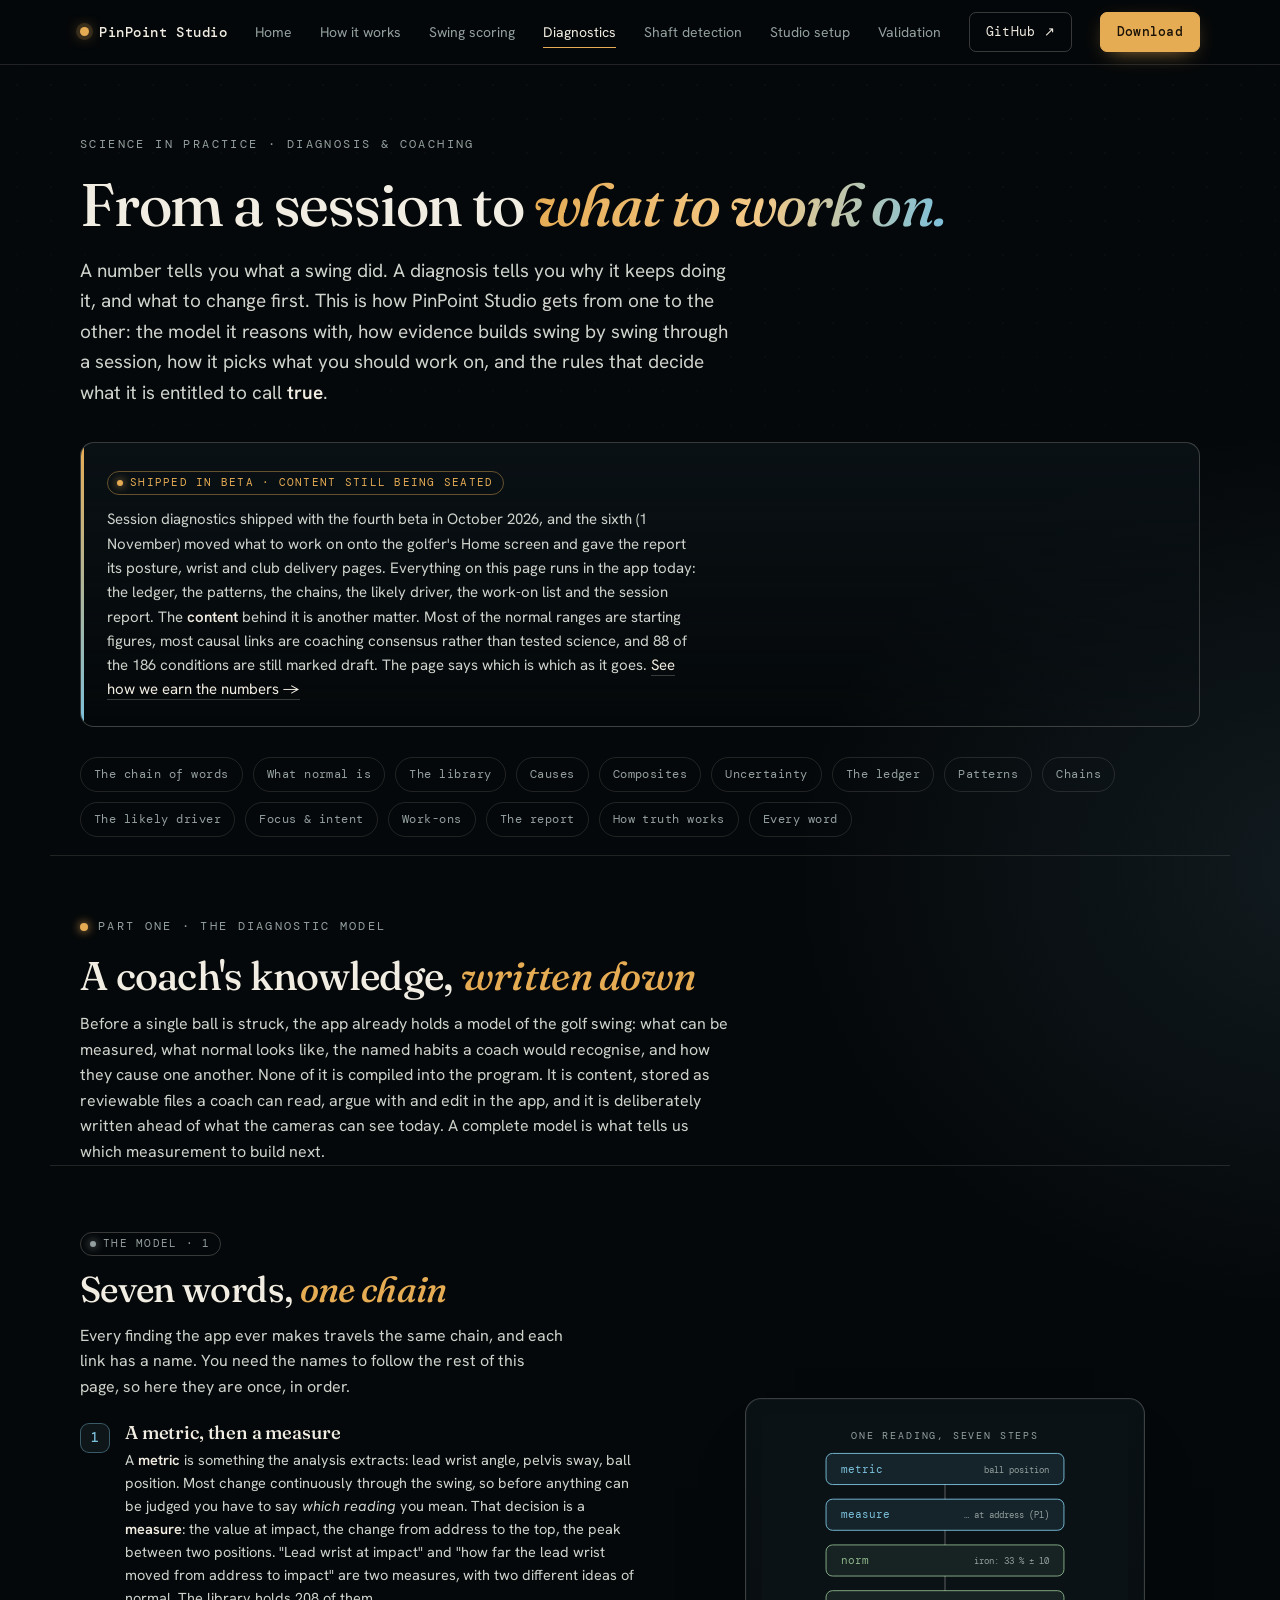
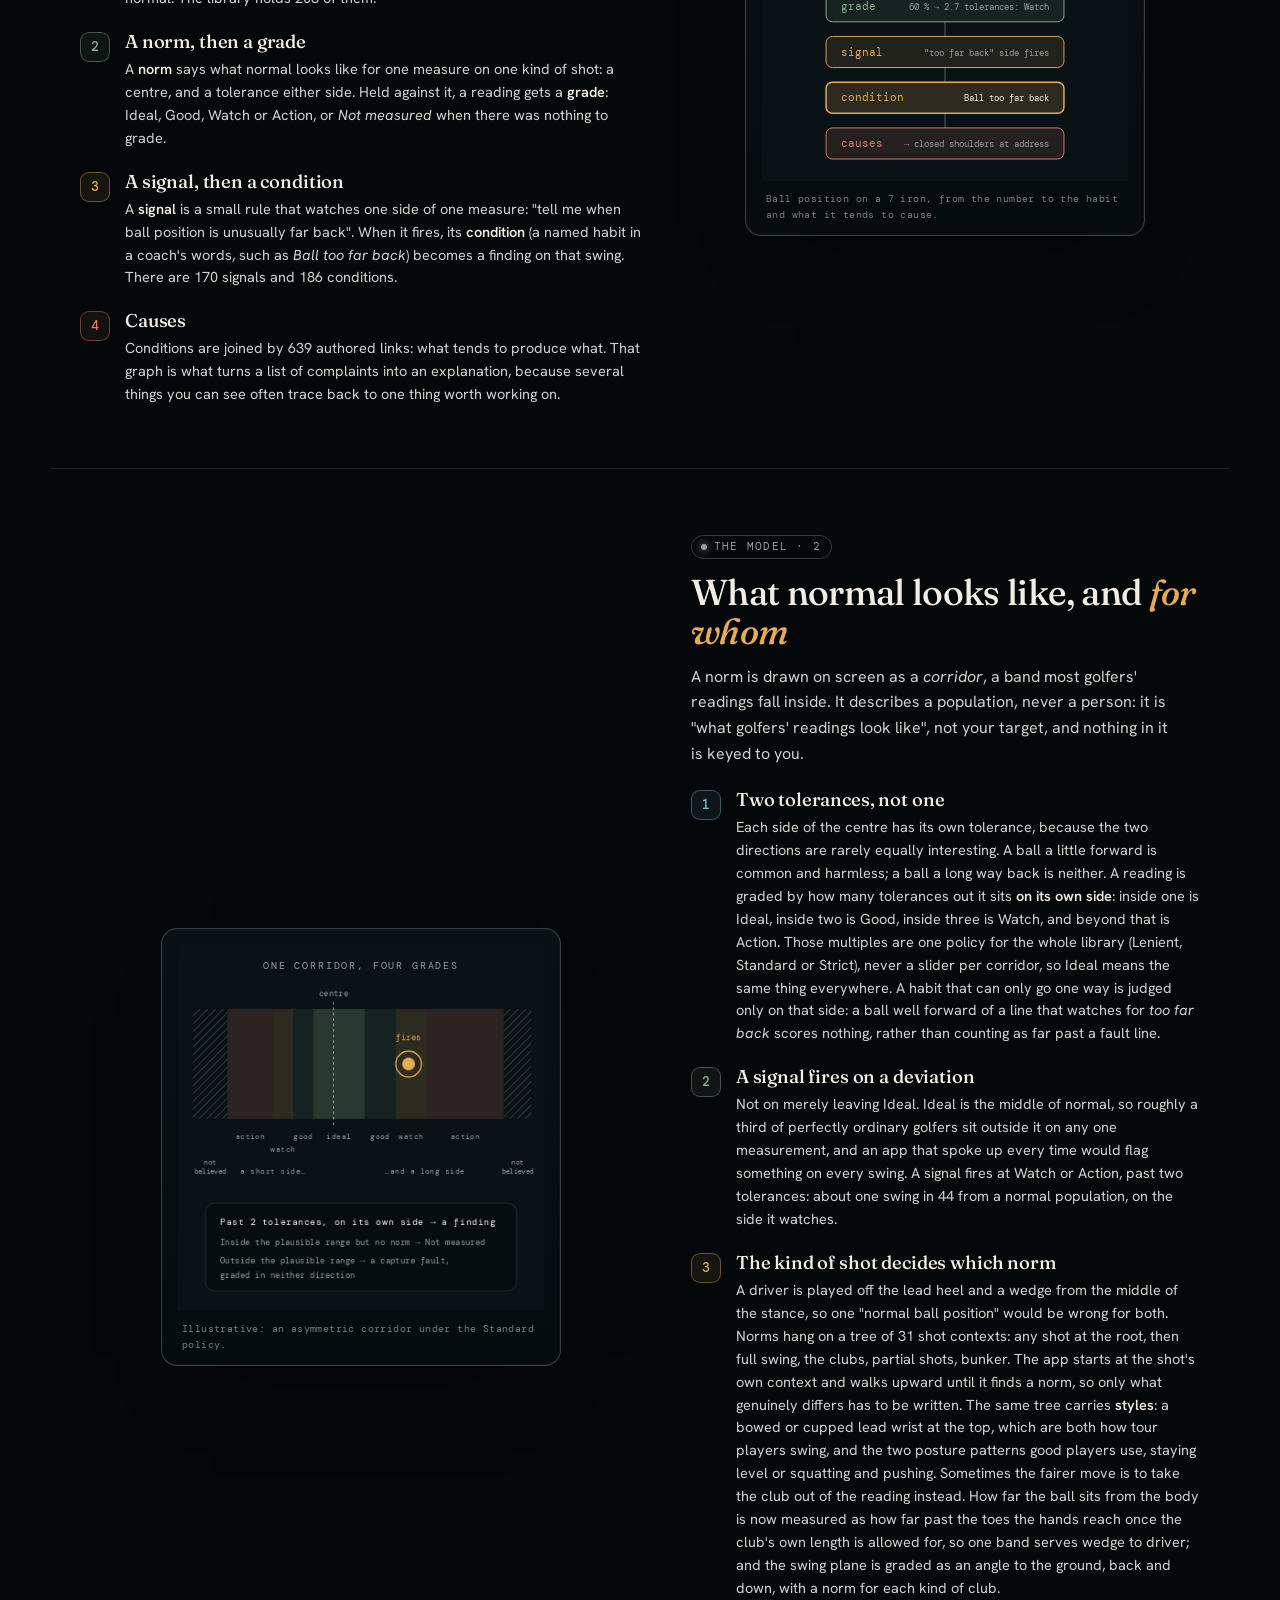
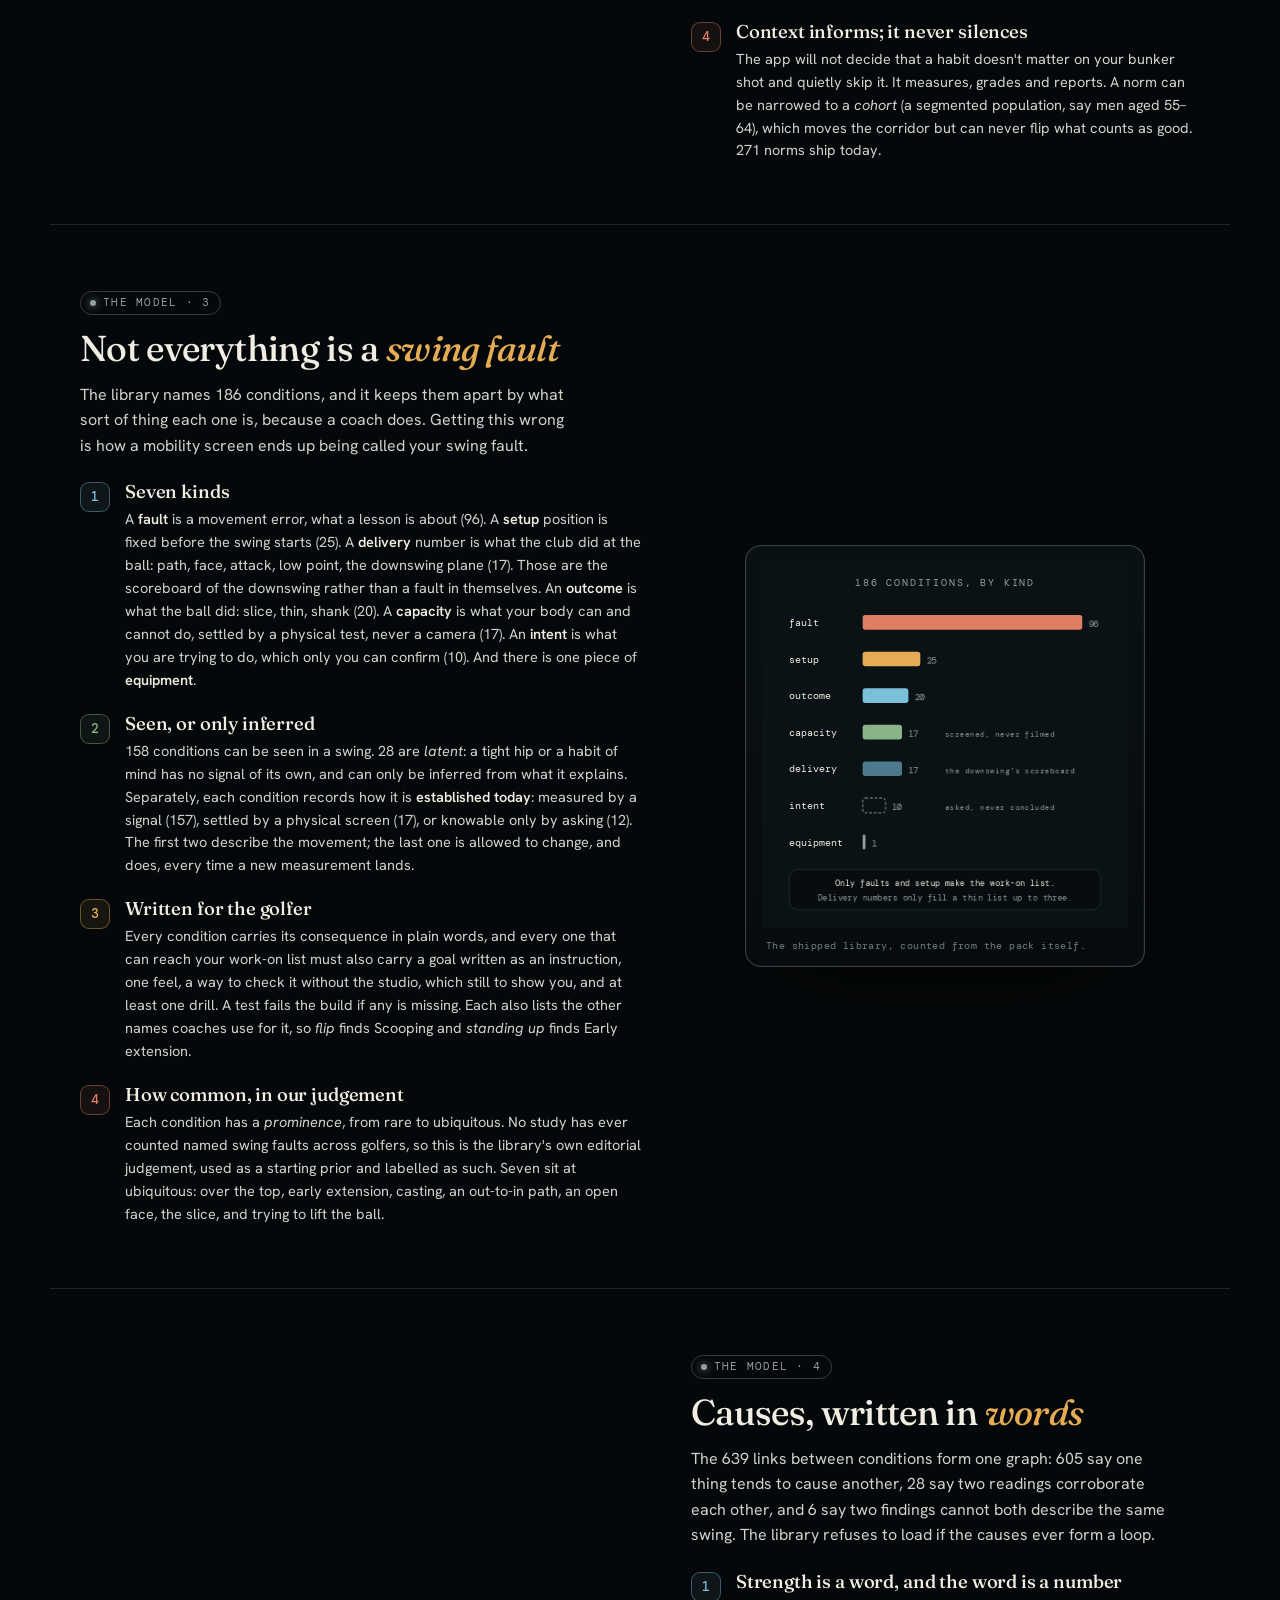
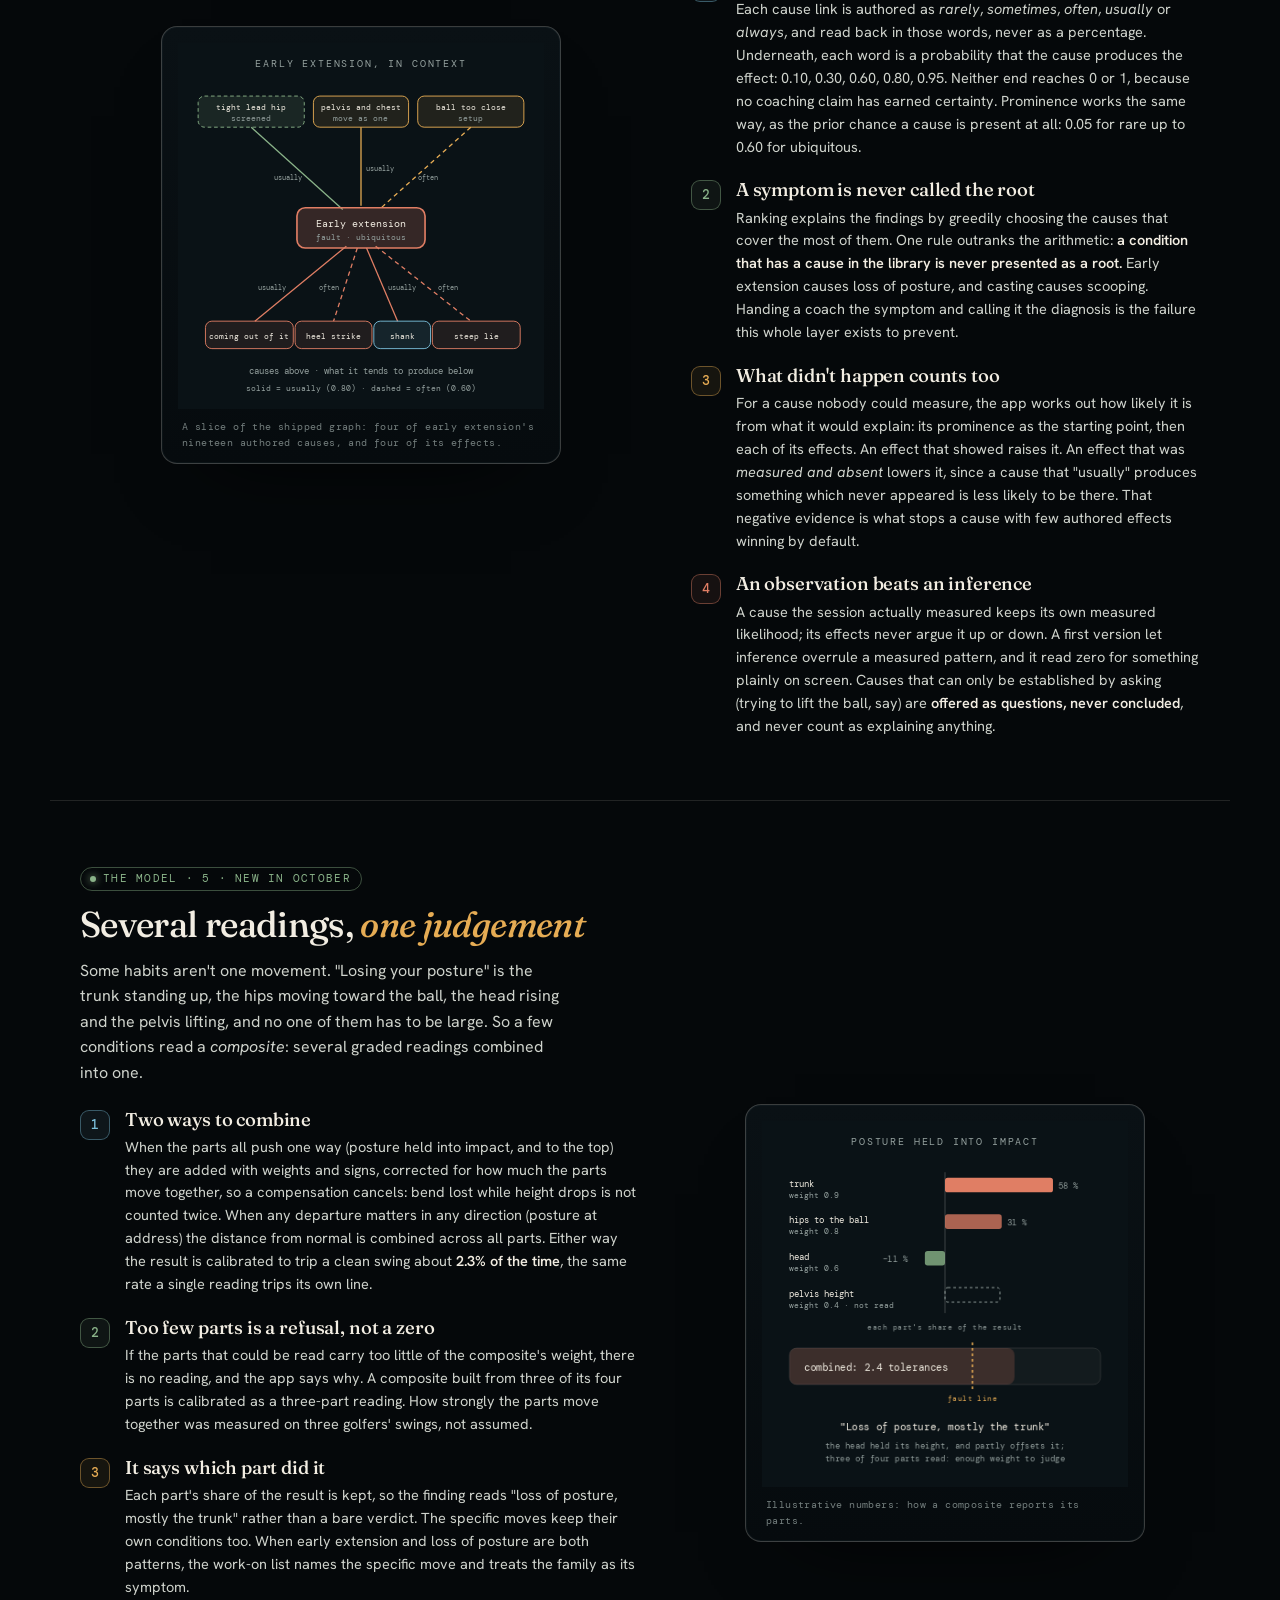
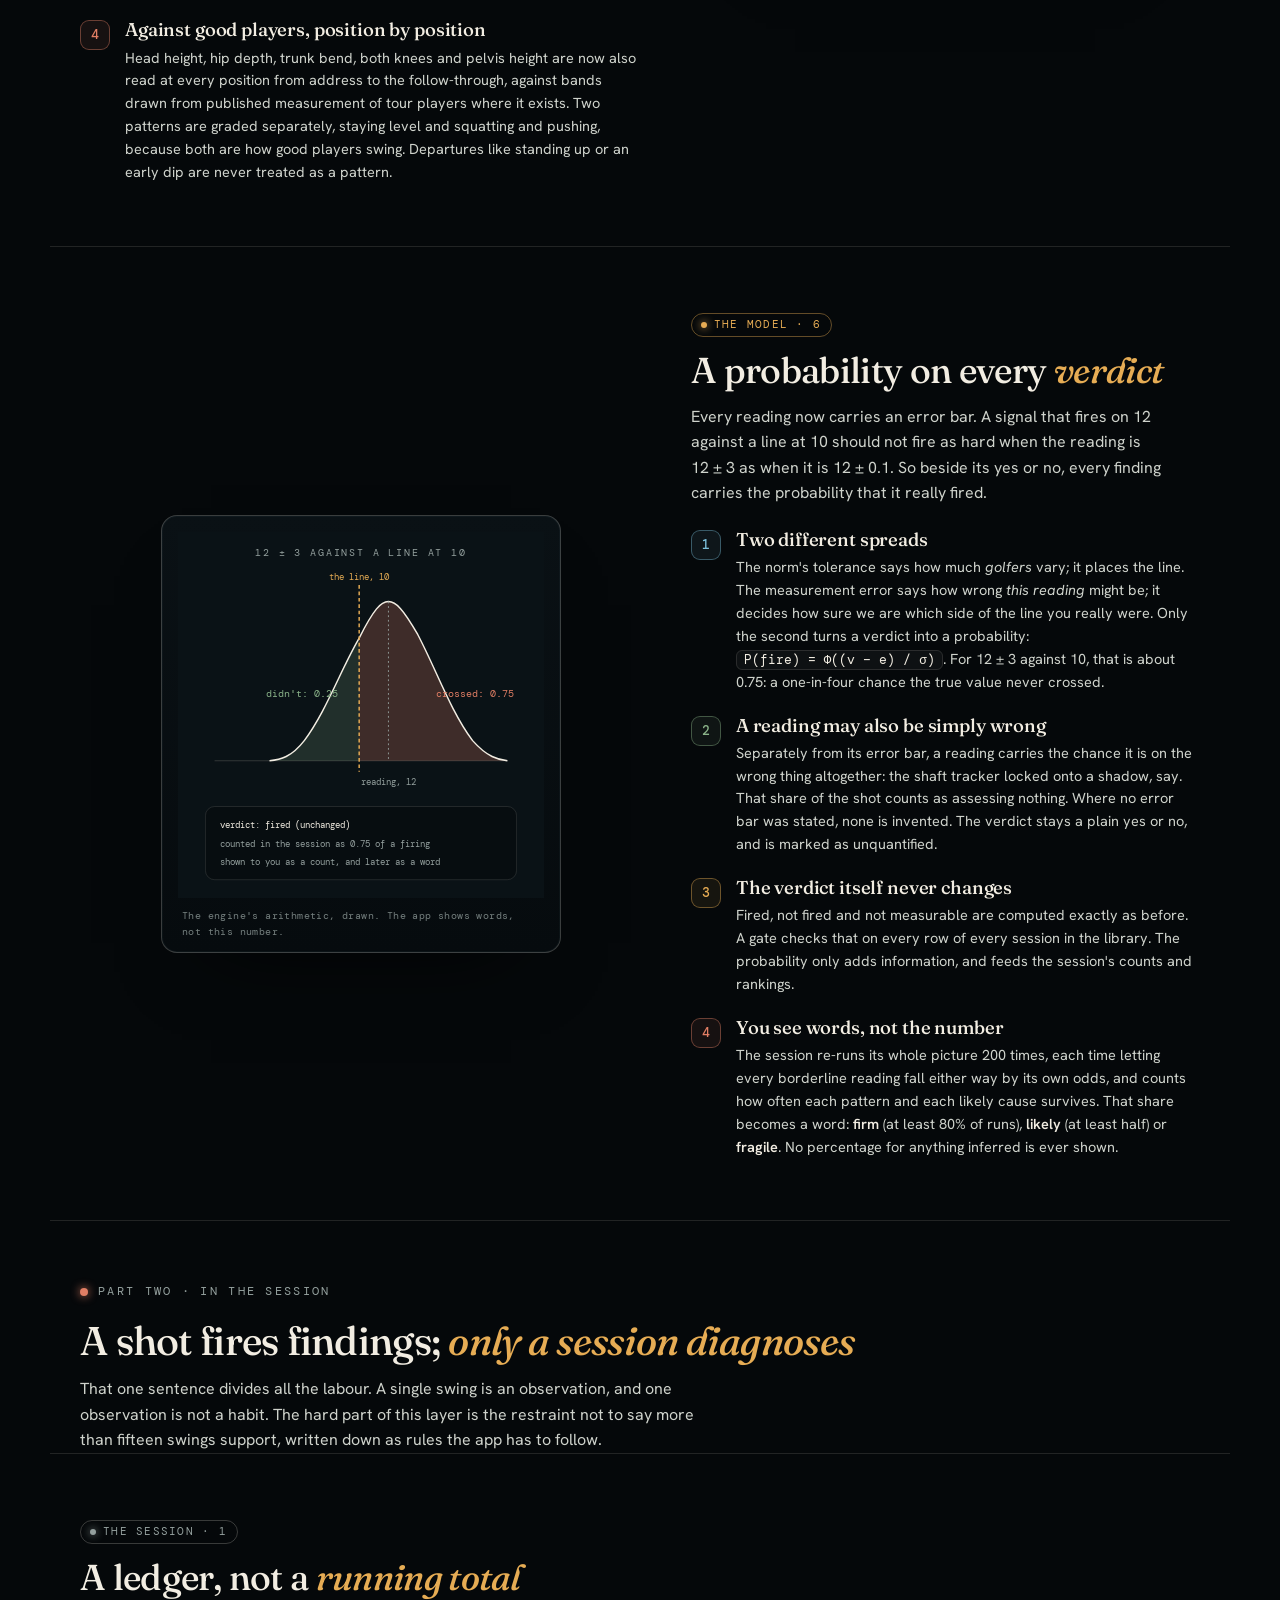
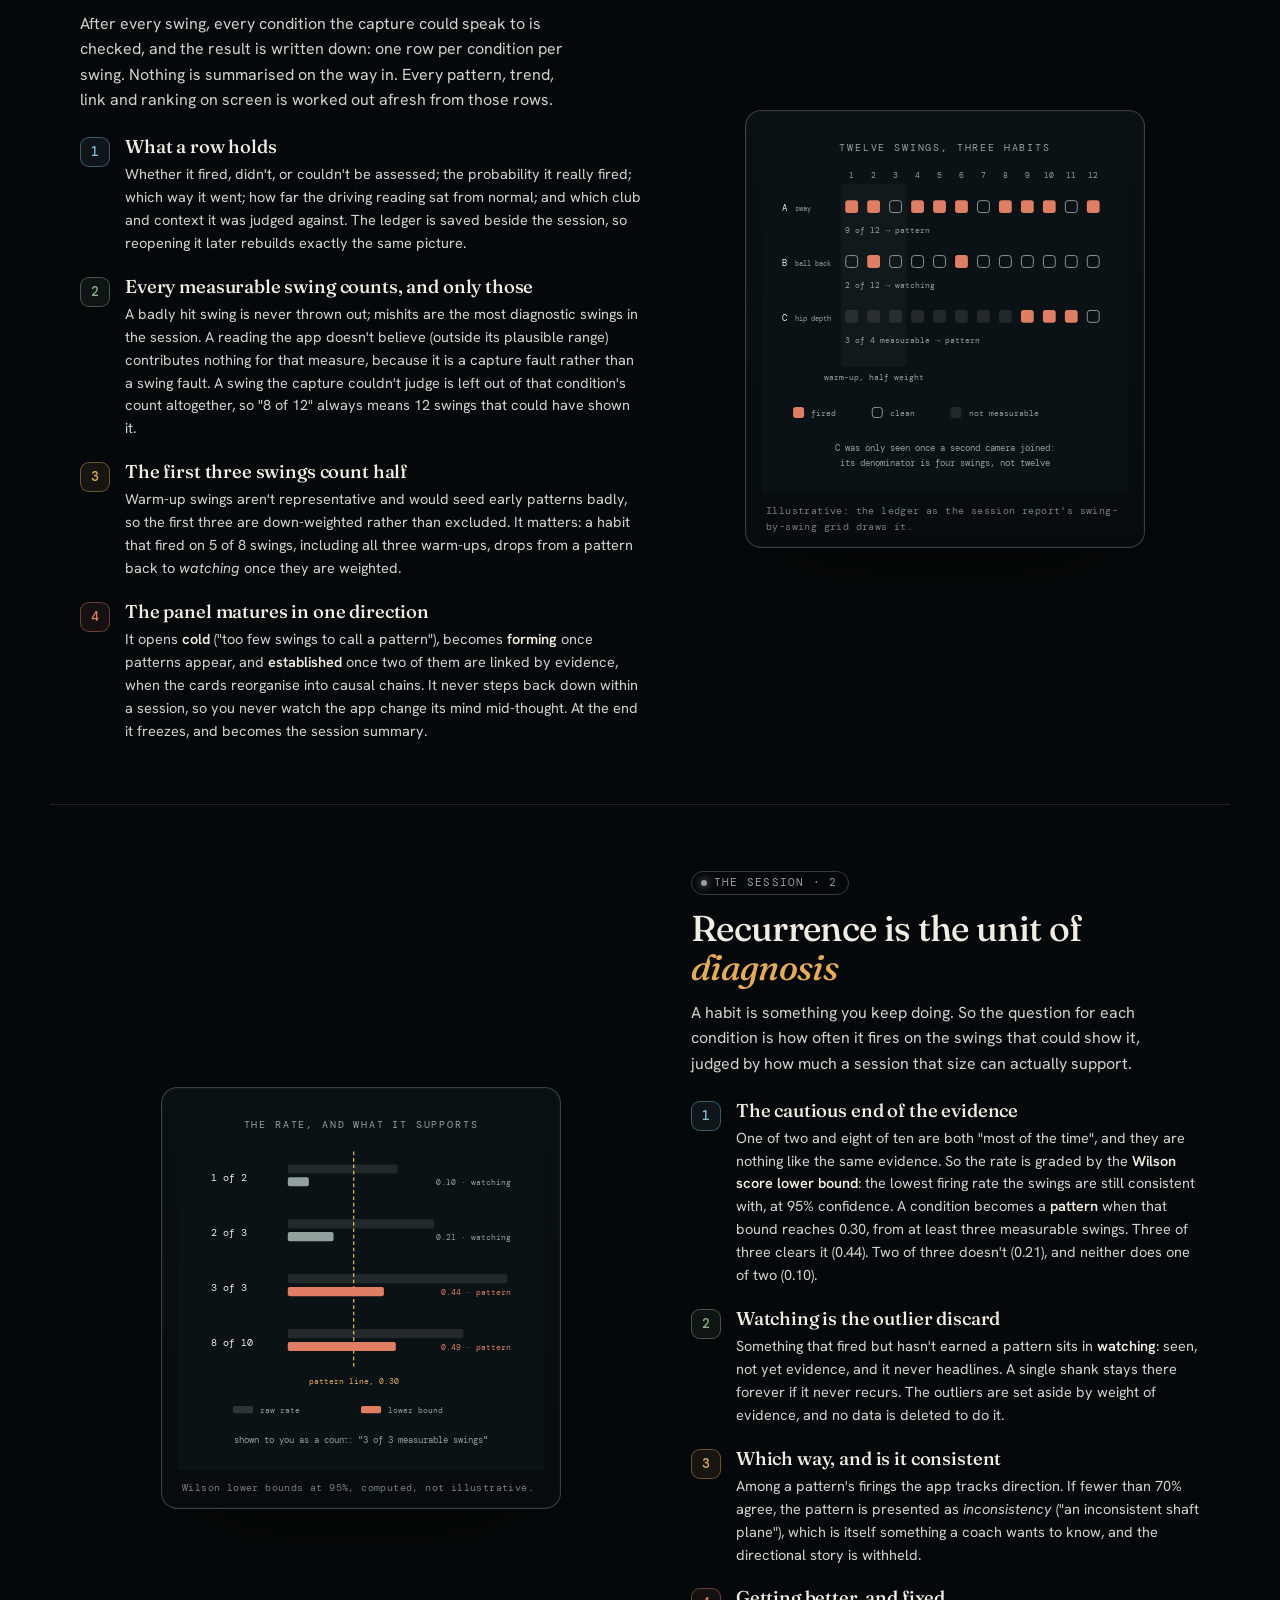
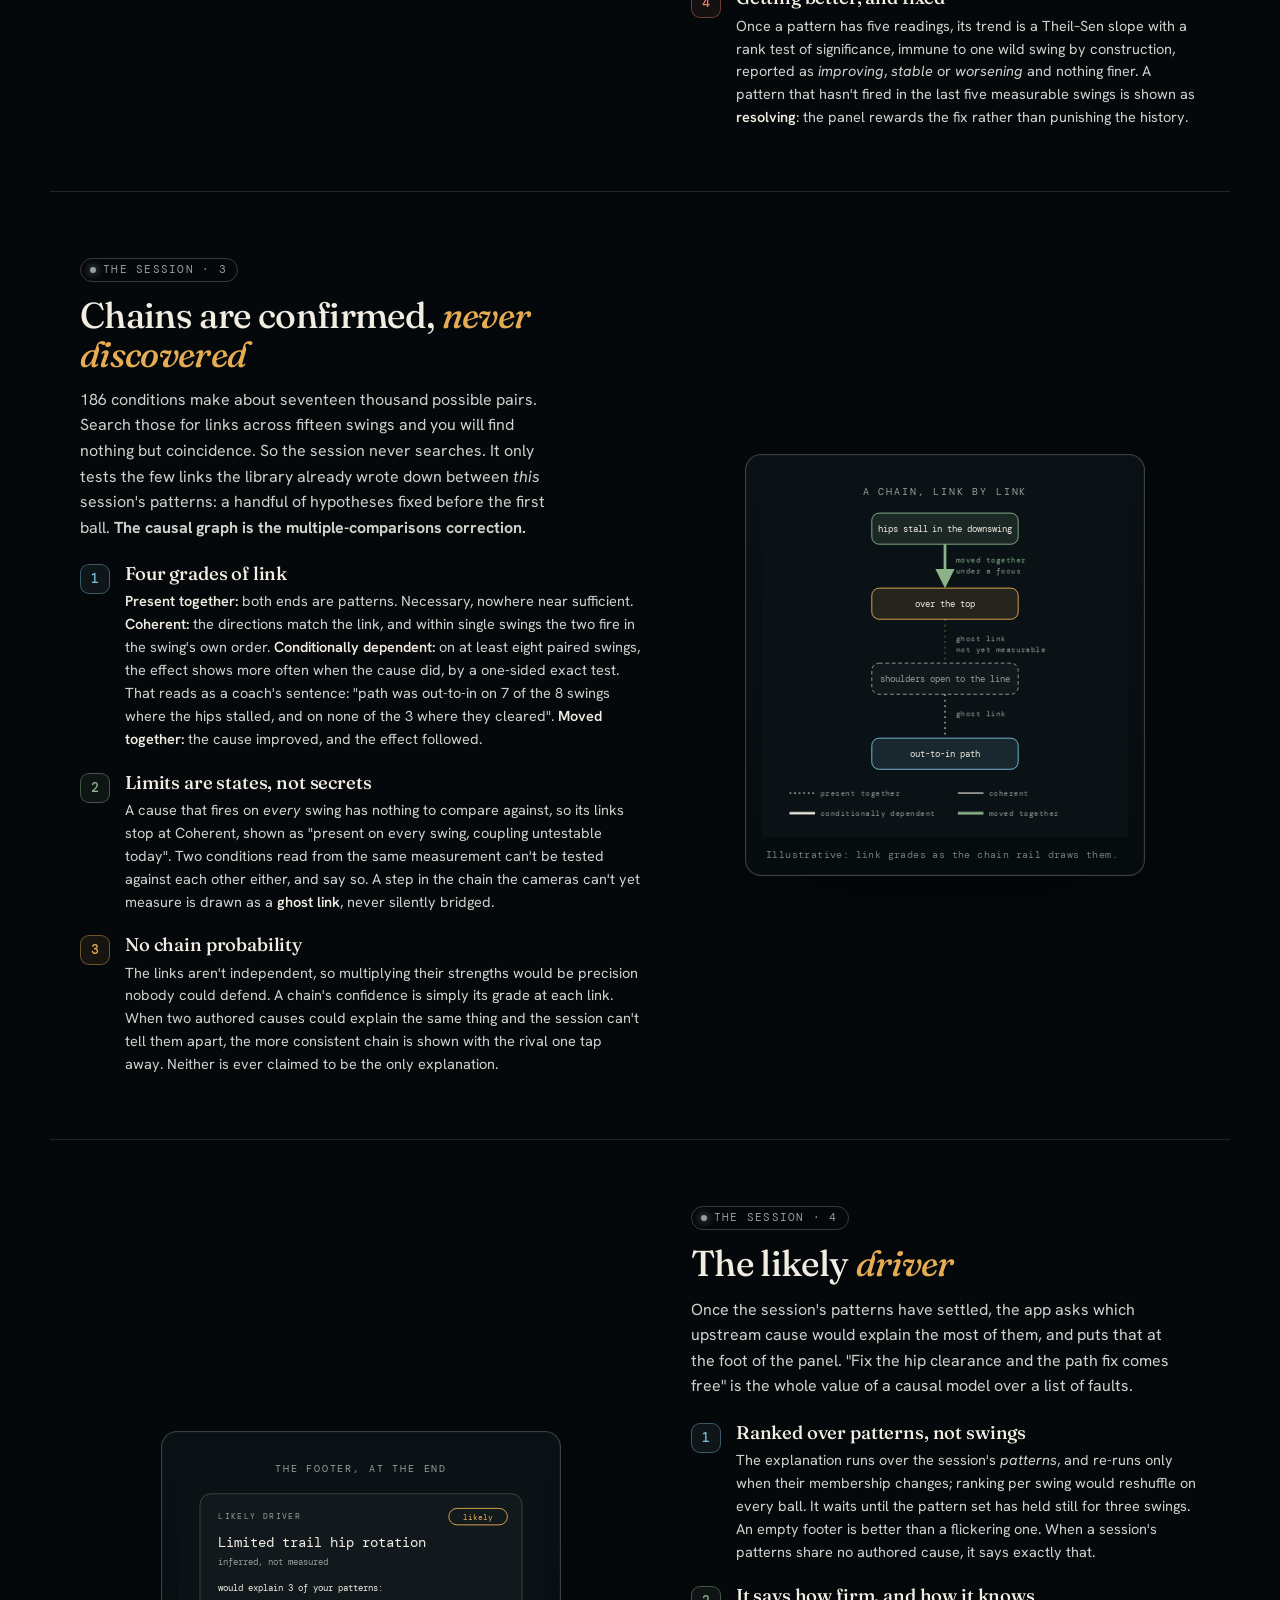
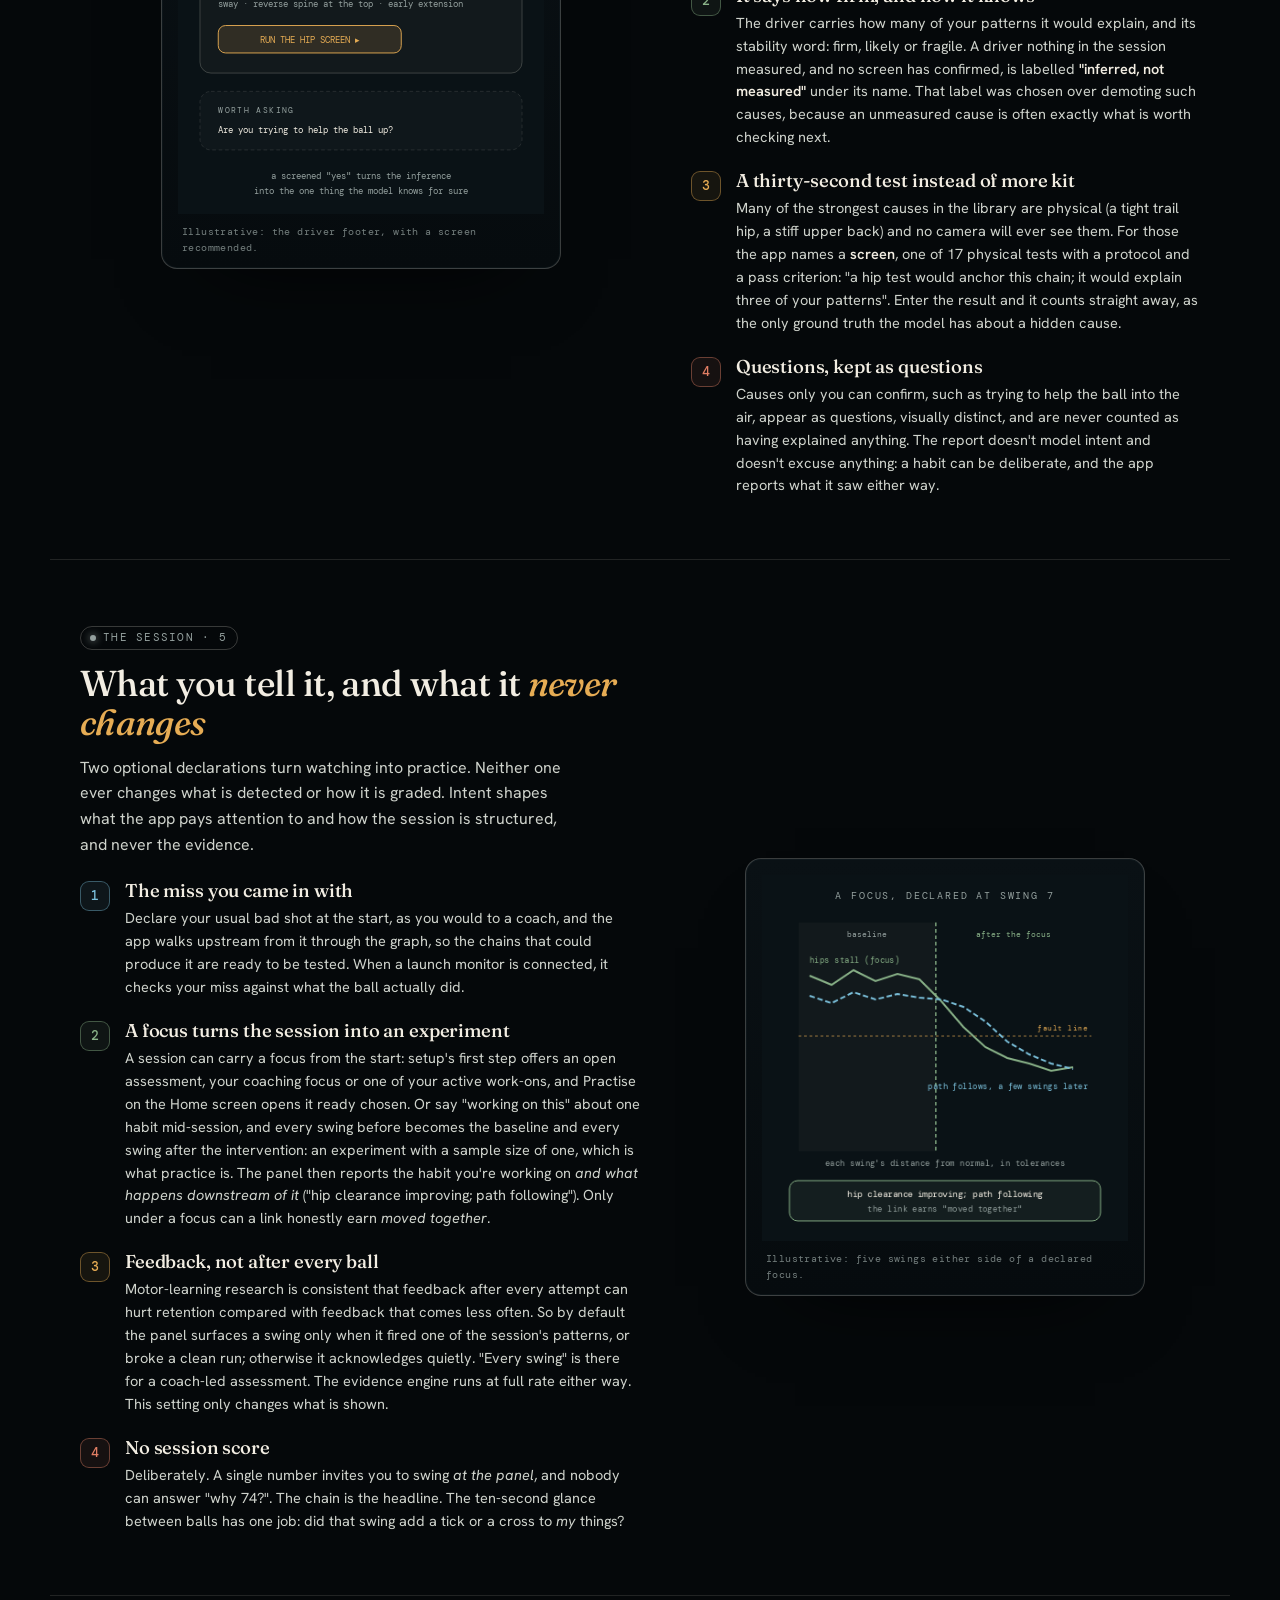
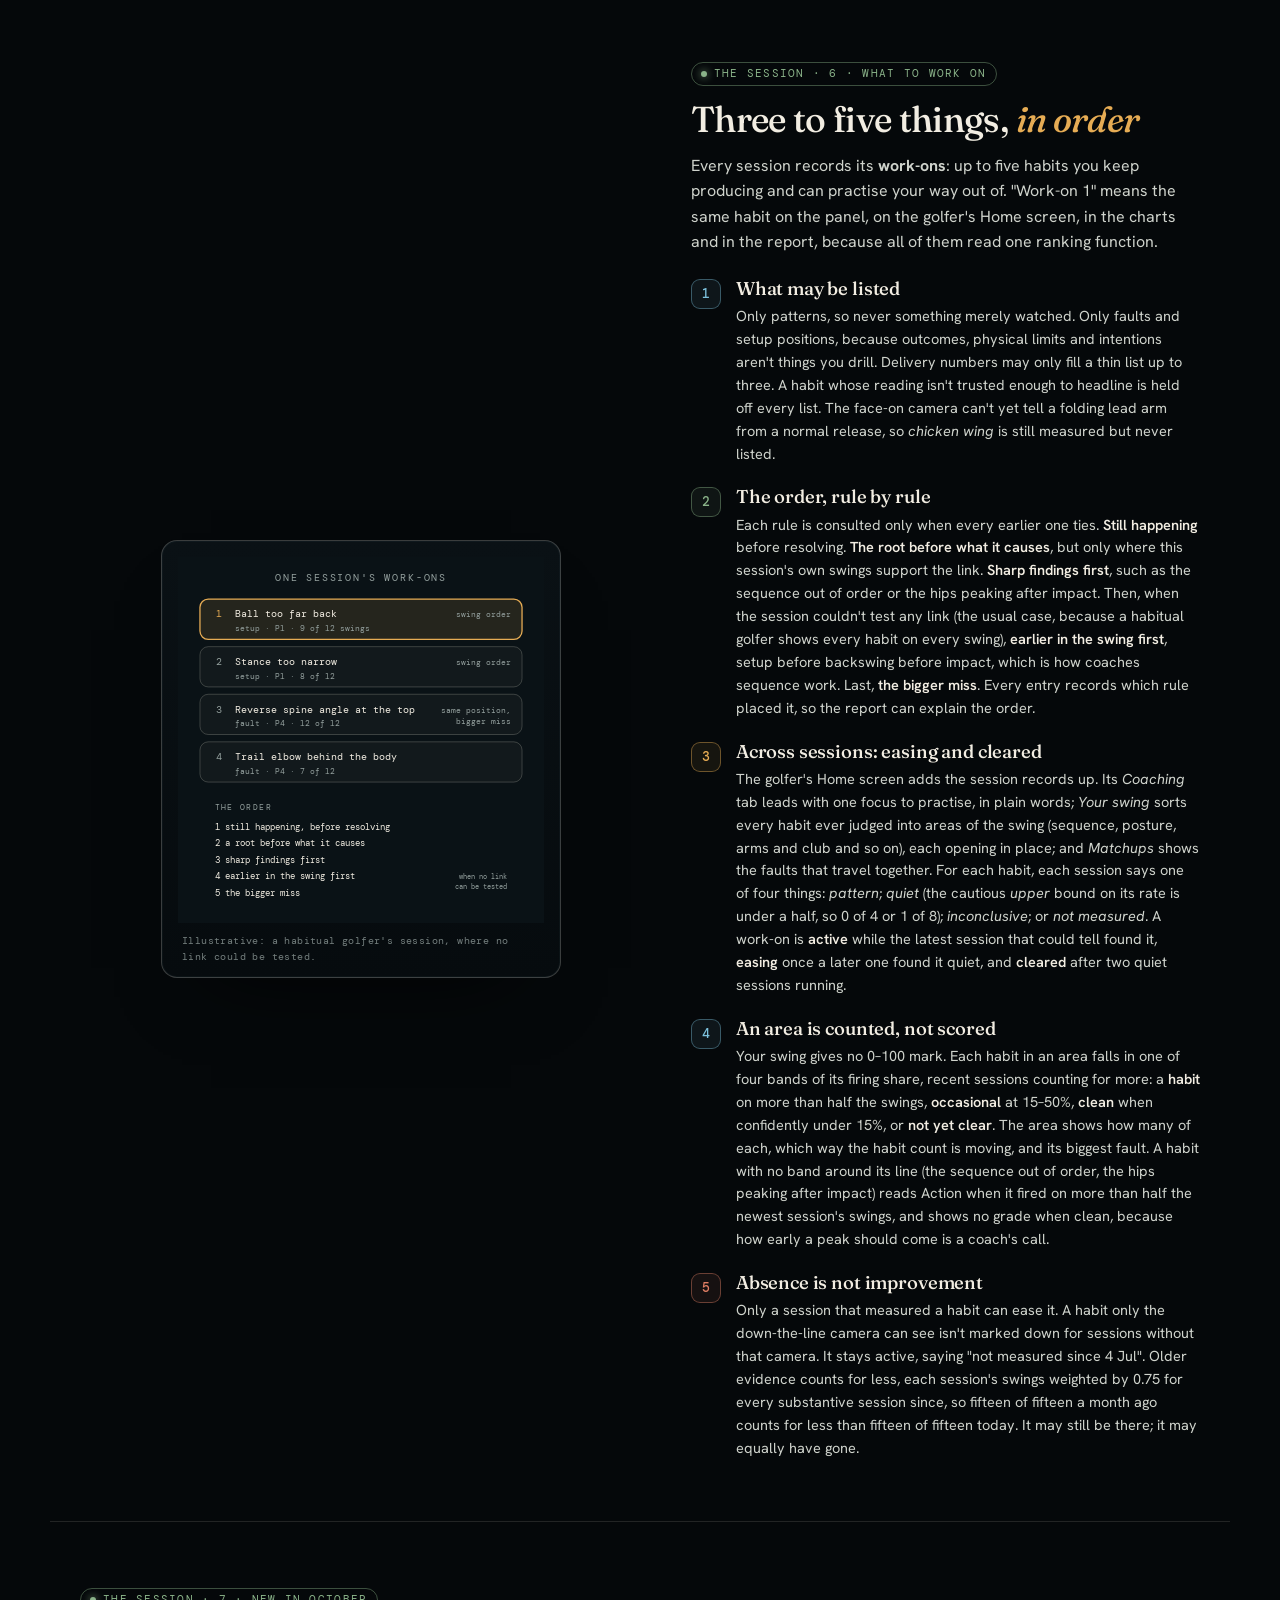
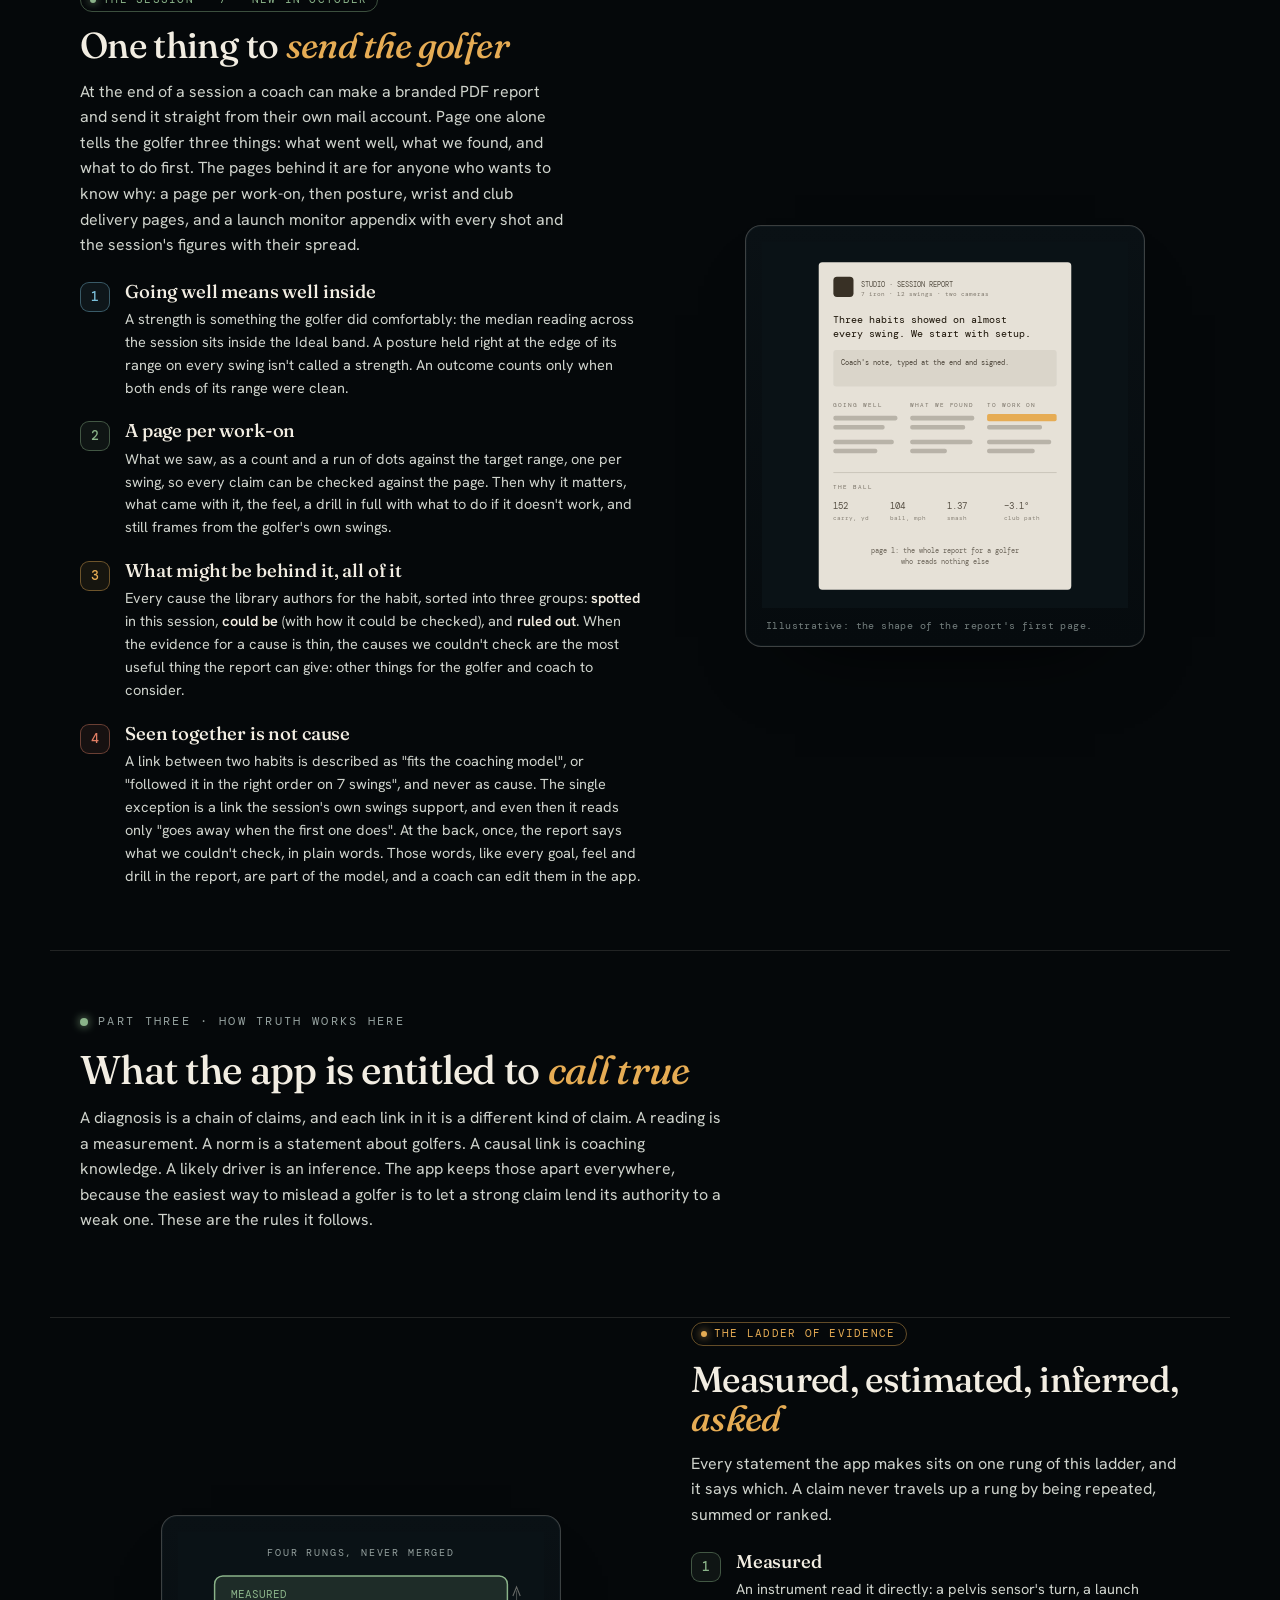
<file: science/session-diagnostics.html>
<!DOCTYPE html>
<html lang="en-GB">
<head>
<meta charset="UTF-8">
<meta name="viewport" content="width=device-width, initial-scale=1.0">
<title>Session diagnostics — from a session to what to work on — PinPoint Studio</title>
<meta name="description" content="How PinPoint Studio turns a session of swings into a diagnosis and a short list of what to work on — the diagnostic model in full (measures, norms, conditions and the causal graph), how evidence builds shot by shot, how causes are ranked, and how the app decides what it is entitled to call true. Shipped in the fourth beta, October 2026, and reworked through the sixth, November 2026; the content is still being seated on measured swings.">
<link rel="preconnect" href="https://fonts.googleapis.com">
<link rel="preconnect" href="https://fonts.gstatic.com" crossorigin>
<link href="https://fonts.googleapis.com/css2?family=Fraunces:ital,opsz,wght@0,9..144,400;0,9..144,500;0,9..144,600;1,9..144,400;1,9..144,500&family=Hanken+Grotesk:wght@400;500;600;700&family=DM+Mono:wght@400;500&display=swap" rel="stylesheet">
<link rel="stylesheet" href="../assets/science.css">
</head>
<body>
<div class="page">

<header>
  <div class="wrap bar">
    <a class="mark" href="../index.html"><span class="dot"></span><b>PinPoint Studio</b></a>
    <nav class="navlinks">
      <a class="muted" href="../index.html">Home</a>
      <a class="muted" href="how-it-works.html">How it works</a>
      <a class="muted" href="swing-scoring.html">Swing scoring</a>
      <a class="muted" href="session-diagnostics.html" aria-current="page">Diagnostics</a>
      <a class="muted" href="shaft-detection.html">Shaft detection</a>
      <a class="muted" href="studio-setup.html">Studio setup</a>
      <a class="muted" href="validation.html">Validation</a>
      <a class="btn" href="https://github.com/PinPoint-Golf/PinPointStudio" target="_blank" rel="noopener">GitHub &#8599;</a>
      <a class="btn solid" href="../index.html#get">Download</a>
    </nav>
  </div>
</header>

<main>
  <!-- hero -->
  <section class="subhero wrap">
    <span class="eyebrow reveal">Science in practice &middot; Diagnosis &amp; coaching</span>
    <h1 class="reveal" style="--d:1">From a session to <em>what to work on.</em></h1>
    <p class="lede reveal" style="--d:2">A number tells you what a swing did. A diagnosis tells you why it keeps doing it, and what to change first. This is how PinPoint Studio gets from one to the other: the model it reasons with, how evidence builds swing by swing through a session, how it picks what you should work on, and the rules that decide what it is entitled to call <strong>true</strong>.</p>
    <div class="notice reveal" style="--d:3">
      <span class="badge dev"><i></i>Shipped in beta &middot; content still being seated</span>
      <p>Session diagnostics shipped with the fourth beta in October 2026, and the sixth (1 November) moved what to work on onto the golfer's Home screen and gave the report its posture, wrist and club delivery pages. Everything on this page runs in the app today: the ledger, the patterns, the chains, the likely driver, the work-on list and the session report. The <strong>content</strong> behind it is another matter. Most of the normal ranges are starting figures, most causal links are coaching consensus rather than tested science, and 88 of the 186 conditions are still marked draft. The page says which is which as it goes. <a class="ulink" href="validation.html">See how we earn the numbers &#8594;</a></p>
    </div>
    <nav class="contents reveal" style="--d:4" aria-label="On this page">
      <a href="#chain">The chain of words</a>
      <a href="#norms">What normal is</a>
      <a href="#conditions">The library</a>
      <a href="#graph">Causes</a>
      <a href="#composites">Composites</a>
      <a href="#uncertainty">Uncertainty</a>
      <a href="#ledger">The ledger</a>
      <a href="#recurrence">Patterns</a>
      <a href="#chains">Chains</a>
      <a href="#driver">The likely driver</a>
      <a href="#intent">Focus &amp; intent</a>
      <a href="#workons">Work-ons</a>
      <a href="#report">The report</a>
      <a href="#truth">How truth works</a>
      <a href="#vocabulary">Every word</a>
    </nav>
  </section>

  <!-- ===================== PART ONE: THE MODEL ===================== -->
  <section class="xsec" style="padding-bottom:0">
    <div class="kicker reveal"><span class="sig amber"></span>Part one &middot; The diagnostic model</div>
    <h2 class="xh reveal" style="font-size:clamp(26px,3.4vw,40px);--d:1">A coach's knowledge, <em>written down</em></h2>
    <p class="xlede reveal" style="max-width:72ch;margin-bottom:0;--d:2">Before a single ball is struck, the app already holds a model of the golf swing: what can be measured, what normal looks like, the named habits a coach would recognise, and how they cause one another. None of it is compiled into the program. It is content, stored as reviewable files a coach can read, argue with and edit in the app, and it is deliberately written ahead of what the cameras can see today. A complete model is what tells us which measurement to build next.</p>
  </section>

  <!-- 1. THE CHAIN -->
  <section id="chain" class="xsec reveal">
    <div class="xgrid">
      <div class="xcol">
        <span class="badge"><i></i>The model &middot; 1</span>
        <h2 class="xh">Seven words, <em>one chain</em></h2>
        <p class="xlede">Every finding the app ever makes travels the same chain, and each link has a name. You need the names to follow the rest of this page, so here they are once, in order.</p>
        <ul class="points">
          <li class="point"><span class="pi cyan">1</span><div><h4>A metric, then a measure</h4><p>A <strong>metric</strong> is something the analysis extracts: lead wrist angle, pelvis sway, ball position. Most change continuously through the swing, so before anything can be judged you have to say <em>which reading</em> you mean. That decision is a <strong>measure</strong>: the value at impact, the change from address to the top, the peak between two positions. "Lead wrist at impact" and "how far the lead wrist moved from address to impact" are two measures, with two different ideas of normal. The library holds 208 of them.</p></div></li>
          <li class="point"><span class="pi green">2</span><div><h4>A norm, then a grade</h4><p>A <strong>norm</strong> says what normal looks like for one measure on one kind of shot: a centre, and a tolerance either side. Held against it, a reading gets a <strong>grade</strong>: Ideal, Good, Watch or Action, or <em>Not measured</em> when there was nothing to grade.</p></div></li>
          <li class="point"><span class="pi amber">3</span><div><h4>A signal, then a condition</h4><p>A <strong>signal</strong> is a small rule that watches one side of one measure: "tell me when ball position is unusually far back". When it fires, its <strong>condition</strong> (a named habit in a coach's words, such as <em>Ball too far back</em>) becomes a finding on that swing. There are 170 signals and 186 conditions.</p></div></li>
          <li class="point"><span class="pi coral">4</span><div><h4>Causes</h4><p>Conditions are joined by 639 authored links: what tends to produce what. That graph is what turns a list of complaints into an explanation, because several things you can see often trace back to one thing worth working on.</p></div></li>
        </ul>
      </div>
      <div class="xv reveal">
        <svg viewBox="0 0 400 400" xmlns="http://www.w3.org/2000/svg">
          <rect width="400" height="400" fill="#0A1216"/>
          <text x="200" y="26" fill="var(--paper-dim)" font-size="10.5" text-anchor="middle" letter-spacing="2">ONE READING, SEVEN STEPS</text>
          <g font-size="11.5">
            <rect x="70" y="42" width="260" height="34" rx="7" fill="rgba(123,192,219,.10)" stroke="var(--club)"/>
            <text x="86" y="63" fill="var(--club)">metric</text><text x="314" y="63" fill="var(--paper-dim)" font-size="9.5" text-anchor="end">ball position</text>
            <rect x="70" y="92" width="260" height="34" rx="7" fill="rgba(123,192,219,.10)" stroke="var(--club)"/>
            <text x="86" y="113" fill="var(--club)">measure</text><text x="314" y="113" fill="var(--paper-dim)" font-size="9.5" text-anchor="end">&hellip; at address (P1)</text>
            <rect x="70" y="142" width="260" height="34" rx="7" fill="rgba(138,179,137,.10)" stroke="var(--arm)"/>
            <text x="86" y="163" fill="var(--arm)">norm</text><text x="314" y="163" fill="var(--paper-dim)" font-size="9.5" text-anchor="end">iron: 33 % &plusmn; 10</text>
            <rect x="70" y="192" width="260" height="34" rx="7" fill="rgba(138,179,137,.10)" stroke="var(--arm)"/>
            <text x="86" y="213" fill="var(--arm)">grade</text><text x="314" y="213" fill="var(--paper-dim)" font-size="9.5" text-anchor="end">60 % &rarr; 2.7 tolerances: Watch</text>
            <rect x="70" y="242" width="260" height="34" rx="7" fill="rgba(230,172,84,.10)" stroke="var(--accent)"/>
            <text x="86" y="263" fill="var(--accent)">signal</text><text x="314" y="263" fill="var(--paper-dim)" font-size="9.5" text-anchor="end">"too far back" side fires</text>
            <rect x="70" y="292" width="260" height="34" rx="7" fill="rgba(230,172,84,.16)" stroke="var(--accent)" stroke-width="1.6"/>
            <text x="86" y="313" fill="var(--accent)">condition</text><text x="314" y="313" fill="var(--paper)" font-size="9.5" text-anchor="end">Ball too far back</text>
            <rect x="70" y="342" width="260" height="34" rx="7" fill="rgba(224,126,100,.12)" stroke="var(--thorax)"/>
            <text x="86" y="363" fill="var(--thorax)">causes</text><text x="314" y="363" fill="var(--paper-dim)" font-size="9.5" text-anchor="end">&rarr; closed shoulders at address</text>
          </g>
          <g stroke="rgba(242,237,226,.28)" stroke-width="1.4">
            <line x1="200" y1="76" x2="200" y2="92"/><line x1="200" y1="126" x2="200" y2="142"/><line x1="200" y1="176" x2="200" y2="192"/>
            <line x1="200" y1="226" x2="200" y2="242"/><line x1="200" y1="276" x2="200" y2="292"/><line x1="200" y1="326" x2="200" y2="342"/>
          </g>
        </svg>
        <p class="figcap">Ball position on a 7 iron, from the number to the habit and what it tends to cause.</p>
      </div>
    </div>
  </section>

  <!-- 2. NORMS -->
  <section id="norms" class="xsec alt reveal">
    <div class="xgrid">
      <div class="xcol">
        <span class="badge"><i></i>The model &middot; 2</span>
        <h2 class="xh">What normal looks like, and <em>for whom</em></h2>
        <p class="xlede">A norm is drawn on screen as a <em>corridor</em>, a band most golfers' readings fall inside. It describes a population, never a person: it is "what golfers' readings look like", not your target, and nothing in it is keyed to you.</p>
        <ul class="points">
          <li class="point"><span class="pi cyan">1</span><div><h4>Two tolerances, not one</h4><p>Each side of the centre has its own tolerance, because the two directions are rarely equally interesting. A ball a little forward is common and harmless; a ball a long way back is neither. A reading is graded by how many tolerances out it sits <strong>on its own side</strong>: inside one is Ideal, inside two is Good, inside three is Watch, and beyond that is Action. Those multiples are one policy for the whole library (Lenient, Standard or Strict), never a slider per corridor, so Ideal means the same thing everywhere. A habit that can only go one way is judged only on that side: a ball well forward of a line that watches for <em>too far back</em> scores nothing, rather than counting as far past a fault line.</p></div></li>
          <li class="point"><span class="pi green">2</span><div><h4>A signal fires on a deviation</h4><p>Not on merely leaving Ideal. Ideal is the middle of normal, so roughly a third of perfectly ordinary golfers sit outside it on any one measurement, and an app that spoke up every time would flag something on every swing. A signal fires at Watch or Action, past two tolerances: about one swing in 44 from a normal population, on the side it watches.</p></div></li>
          <li class="point"><span class="pi amber">3</span><div><h4>The kind of shot decides which norm</h4><p>A driver is played off the lead heel and a wedge from the middle of the stance, so one "normal ball position" would be wrong for both. Norms hang on a tree of 31 shot contexts: any shot at the root, then full swing, the clubs, partial shots, bunker. The app starts at the shot's own context and walks upward until it finds a norm, so only what genuinely differs has to be written. The same tree carries <strong>styles</strong>: a bowed or cupped lead wrist at the top, which are both how tour players swing, and the two posture patterns good players use, staying level or squatting and pushing. Sometimes the fairer move is to take the club out of the reading instead. How far the ball sits from the body is now measured as how far past the toes the hands reach once the club's own length is allowed for, so one band serves wedge to driver; and the swing plane is graded as an angle to the ground, back and down, with a norm for each kind of club.</p></div></li>
          <li class="point"><span class="pi coral">4</span><div><h4>Context informs; it never silences</h4><p>The app will not decide that a habit doesn't matter on your bunker shot and quietly skip it. It measures, grades and reports. A norm can be narrowed to a <em>cohort</em> (a segmented population, say men aged 55&ndash;64), which moves the corridor but can never flip what counts as good. 271 norms ship today.</p></div></li>
        </ul>
      </div>
      <div class="xv reveal">
        <svg viewBox="0 0 400 400" xmlns="http://www.w3.org/2000/svg">
          <rect width="400" height="400" fill="#0A1216"/>
          <text x="200" y="26" fill="var(--paper-dim)" font-size="10.5" text-anchor="middle" letter-spacing="2">ONE CORRIDOR, FOUR GRADES</text>
          <!-- asymmetric bands: left tolerance 22px, right tolerance 34px; centre at 170 -->
          <rect x="16" y="70" width="38" height="120" fill="url(#hatch)"/>
          <rect x="54" y="70" width="50" height="120" fill="rgba(224,126,100,.16)"/>
          <rect x="104" y="70" width="22" height="120" fill="rgba(230,172,84,.16)"/>
          <rect x="126" y="70" width="22" height="120" fill="rgba(138,179,137,.10)"/>
          <rect x="148" y="70" width="56" height="120" fill="rgba(138,179,137,.24)"/>
          <rect x="204" y="70" width="34" height="120" fill="rgba(138,179,137,.10)"/>
          <rect x="238" y="70" width="34" height="120" fill="rgba(230,172,84,.16)"/>
          <rect x="272" y="70" width="84" height="120" fill="rgba(224,126,100,.16)"/>
          <rect x="356" y="70" width="30" height="120" fill="url(#hatch)"/>
          <defs>
            <pattern id="hatch" width="6" height="6" patternUnits="userSpaceOnUse" patternTransform="rotate(45)">
              <line x1="0" y1="0" x2="0" y2="6" stroke="rgba(242,237,226,.18)" stroke-width="2"/>
            </pattern>
          </defs>
          <line x1="170" y1="62" x2="170" y2="198" stroke="var(--paper)" stroke-width="1" stroke-dasharray="3 3" opacity=".6"/>
          <text x="170" y="56" fill="var(--paper-dim)" font-size="9" text-anchor="middle">centre</text>
          <g font-size="8.5" text-anchor="middle" fill="var(--paper-dim)">
            <text x="176" y="212">ideal</text><text x="221" y="212">good</text><text x="255" y="212">watch</text><text x="314" y="212">action</text>
            <text x="137" y="212">good</text><text x="115" y="226">watch</text><text x="79" y="212">action</text>
          </g>
          <g font-size="8" fill="var(--paper-dim)" text-anchor="middle">
            <text x="35" y="240">not</text><text x="35" y="250">believed</text>
            <text x="371" y="240">not</text><text x="371" y="250">believed</text>
          </g>
          <text x="104" y="250" fill="var(--paper-dim)" font-size="8.5" text-anchor="middle">a short side&hellip;</text>
          <text x="270" y="250" fill="var(--paper-dim)" font-size="8.5" text-anchor="middle">&hellip;and a long side</text>
          <circle cx="252" cy="130" r="7" fill="var(--accent)"/>
          <circle cx="252" cy="130" r="14" fill="none" stroke="var(--accent)" stroke-width="1.4" class="an-node"/>
          <text x="252" y="104" fill="var(--accent)" font-size="9" text-anchor="middle">fires</text>
          <rect x="30" y="282" width="340" height="96" rx="10" fill="rgba(0,0,0,.28)" stroke="var(--line)"/>
          <text x="46" y="306" fill="var(--paper)" font-size="10.5">Past 2 tolerances, on its own side &rarr; a finding</text>
          <text x="46" y="328" fill="var(--paper-dim)" font-size="9.5">Inside the plausible range but no norm &rarr; Not measured</text>
          <text x="46" y="348" fill="var(--paper-dim)" font-size="9.5">Outside the plausible range &rarr; a capture fault,</text>
          <text x="46" y="364" fill="var(--paper-dim)" font-size="9.5">graded in neither direction</text>
        </svg>
        <p class="figcap">Illustrative: an asymmetric corridor under the Standard policy.</p>
      </div>
    </div>
  </section>

  <!-- 3. CONDITIONS -->
  <section id="conditions" class="xsec reveal">
    <div class="xgrid">
      <div class="xcol">
        <span class="badge"><i></i>The model &middot; 3</span>
        <h2 class="xh">Not everything is a <em>swing fault</em></h2>
        <p class="xlede">The library names 186 conditions, and it keeps them apart by what sort of thing each one is, because a coach does. Getting this wrong is how a mobility screen ends up being called your swing fault.</p>
        <ul class="points">
          <li class="point"><span class="pi cyan">1</span><div><h4>Seven kinds</h4><p>A <strong>fault</strong> is a movement error, what a lesson is about (96). A <strong>setup</strong> position is fixed before the swing starts (25). A <strong>delivery</strong> number is what the club did at the ball: path, face, attack, low point, the downswing plane (17). Those are the scoreboard of the downswing rather than a fault in themselves. An <strong>outcome</strong> is what the ball did: slice, thin, shank (20). A <strong>capacity</strong> is what your body can and cannot do, settled by a physical test, never a camera (17). An <strong>intent</strong> is what you are trying to do, which only you can confirm (10). And there is one piece of <strong>equipment</strong>.</p></div></li>
          <li class="point"><span class="pi green">2</span><div><h4>Seen, or only inferred</h4><p>158 conditions can be seen in a swing. 28 are <em>latent</em>: a tight hip or a habit of mind has no signal of its own, and can only be inferred from what it explains. Separately, each condition records how it is <strong>established today</strong>: measured by a signal (157), settled by a physical screen (17), or knowable only by asking (12). The first two describe the movement; the last one is allowed to change, and does, every time a new measurement lands.</p></div></li>
          <li class="point"><span class="pi amber">3</span><div><h4>Written for the golfer</h4><p>Every condition carries its consequence in plain words, and every one that can reach your work-on list must also carry a goal written as an instruction, one feel, a way to check it without the studio, which still to show you, and at least one drill. A test fails the build if any is missing. Each also lists the other names coaches use for it, so <em>flip</em> finds Scooping and <em>standing up</em> finds Early extension.</p></div></li>
          <li class="point"><span class="pi coral">4</span><div><h4>How common, in our judgement</h4><p>Each condition has a <em>prominence</em>, from rare to ubiquitous. No study has ever counted named swing faults across golfers, so this is the library's own editorial judgement, used as a starting prior and labelled as such. Seven sit at ubiquitous: over the top, early extension, casting, an out-to-in path, an open face, the slice, and trying to lift the ball.</p></div></li>
        </ul>
      </div>
      <div class="xv reveal">
        <svg viewBox="0 0 400 400" xmlns="http://www.w3.org/2000/svg">
          <rect width="400" height="400" fill="#0A1216"/>
          <text x="200" y="26" fill="var(--paper-dim)" font-size="10.5" text-anchor="middle" letter-spacing="2">186 CONDITIONS, BY KIND</text>
          <g font-size="10.5" fill="var(--paper)">
            <text x="30" y="70">fault</text><text x="30" y="110">setup</text><text x="30" y="150">outcome</text><text x="30" y="190">capacity</text>
            <text x="30" y="230">delivery</text><text x="30" y="270">intent</text><text x="30" y="310">equipment</text>
          </g>
          <g>
            <rect x="110" y="58" width="240" height="16" rx="3" fill="var(--thorax)"/>
            <rect x="110" y="98" width="63" height="16" rx="3" fill="var(--accent)"/>
            <rect x="110" y="138" width="50" height="16" rx="3" fill="var(--club)"/>
            <rect x="110" y="178" width="43" height="16" rx="3" fill="var(--arm)"/>
            <rect x="110" y="218" width="43" height="16" rx="3" fill="var(--club)" opacity=".6"/>
            <rect x="110" y="258" width="25" height="16" rx="3" fill="none" stroke="var(--paper-dim)" stroke-dasharray="3 2"/>
            <rect x="110" y="298" width="3" height="16" rx="1" fill="var(--paper-dim)"/>
          </g>
          <g font-size="10" fill="var(--paper-dim)">
            <text x="357" y="71">96</text><text x="180" y="111">25</text><text x="167" y="151">20</text><text x="160" y="191">17</text>
            <text x="160" y="231">17</text><text x="142" y="271">10</text><text x="120" y="311">1</text>
          </g>
          <g font-size="8.5" fill="var(--paper-dim)">
            <text x="200" y="191">screened, never filmed</text>
            <text x="200" y="271">asked, never concluded</text>
            <text x="200" y="231">the downswing's scoreboard</text>
          </g>
          <rect x="30" y="336" width="340" height="44" rx="9" fill="rgba(0,0,0,.28)" stroke="var(--line)"/>
          <text x="200" y="354" fill="var(--paper)" font-size="9.5" text-anchor="middle">Only faults and setup make the work-on list.</text>
          <text x="200" y="370" fill="var(--paper-dim)" font-size="9" text-anchor="middle">Delivery numbers only fill a thin list up to three.</text>
        </svg>
        <p class="figcap">The shipped library, counted from the pack itself.</p>
      </div>
    </div>
  </section>

  <!-- 4. CAUSAL GRAPH -->
  <section id="graph" class="xsec alt reveal">
    <div class="xgrid">
      <div class="xcol">
        <span class="badge"><i></i>The model &middot; 4</span>
        <h2 class="xh">Causes, written in <em>words</em></h2>
        <p class="xlede">The 639 links between conditions form one graph: 605 say one thing tends to cause another, 28 say two readings corroborate each other, and 6 say two findings cannot both describe the same swing. The library refuses to load if the causes ever form a loop.</p>
        <ul class="points">
          <li class="point"><span class="pi cyan">1</span><div><h4>Strength is a word, and the word is a number</h4><p>Each cause link is authored as <em>rarely</em>, <em>sometimes</em>, <em>often</em>, <em>usually</em> or <em>always</em>, and read back in those words, never as a percentage. Underneath, each word is a probability that the cause produces the effect: 0.10, 0.30, 0.60, 0.80, 0.95. Neither end reaches 0 or 1, because no coaching claim has earned certainty. Prominence works the same way, as the prior chance a cause is present at all: 0.05 for rare up to 0.60 for ubiquitous.</p></div></li>
          <li class="point"><span class="pi green">2</span><div><h4>A symptom is never called the root</h4><p>Ranking explains the findings by greedily choosing the causes that cover the most of them. One rule outranks the arithmetic: <strong>a condition that has a cause in the library is never presented as a root.</strong> Early extension causes loss of posture, and casting causes scooping. Handing a coach the symptom and calling it the diagnosis is the failure this whole layer exists to prevent.</p></div></li>
          <li class="point"><span class="pi amber">3</span><div><h4>What didn't happen counts too</h4><p>For a cause nobody could measure, the app works out how likely it is from what it would explain: its prominence as the starting point, then each of its effects. An effect that showed raises it. An effect that was <em>measured and absent</em> lowers it, since a cause that "usually" produces something which never appeared is less likely to be there. That negative evidence is what stops a cause with few authored effects winning by default.</p></div></li>
          <li class="point"><span class="pi coral">4</span><div><h4>An observation beats an inference</h4><p>A cause the session actually measured keeps its own measured likelihood; its effects never argue it up or down. A first version let inference overrule a measured pattern, and it read zero for something plainly on screen. Causes that can only be established by asking (trying to lift the ball, say) are <strong>offered as questions, never concluded</strong>, and never count as explaining anything.</p></div></li>
        </ul>
      </div>
      <div class="xv reveal">
        <svg viewBox="0 0 400 400" xmlns="http://www.w3.org/2000/svg">
          <rect width="400" height="400" fill="#0A1216"/>
          <text x="200" y="26" fill="var(--paper-dim)" font-size="10.5" text-anchor="middle" letter-spacing="2">EARLY EXTENSION, IN CONTEXT</text>
          <g stroke-width="1.4" fill="none">
            <path d="M80 92 L180 182" stroke="var(--arm)"/>
            <path d="M200 92 L200 178" stroke="var(--accent)"/>
            <path d="M320 92 L220 182" stroke="var(--accent)" stroke-dasharray="5 4"/>
            <path d="M184 222 L84 304" stroke="var(--thorax)"/>
            <path d="M196 224 L170 304" stroke="var(--thorax)" stroke-dasharray="5 4"/>
            <path d="M206 224 L240 304" stroke="var(--thorax)"/>
            <path d="M216 222 L320 304" stroke="var(--thorax)" stroke-dasharray="5 4"/>
          </g>
          <g font-size="8" fill="var(--paper-dim)">
            <text x="136" y="150" text-anchor="end">usually</text><text x="206" y="140">usually</text><text x="262" y="150">often</text>
            <text x="118" y="270" text-anchor="end">usually</text><text x="176" y="270" text-anchor="end">often</text><text x="230" y="270">usually</text><text x="284" y="270">often</text>
          </g>
          <g font-size="8.5" text-anchor="middle">
            <rect x="22" y="58" width="116" height="34" rx="7" fill="rgba(138,179,137,.12)" stroke="var(--arm)" stroke-dasharray="4 3"/>
            <text x="80" y="73" fill="var(--paper)">tight lead hip</text><text x="80" y="85" fill="var(--paper-dim)">screened</text>
            <rect x="148" y="58" width="104" height="34" rx="7" fill="rgba(230,172,84,.10)" stroke="var(--accent)"/>
            <text x="200" y="73" fill="var(--paper)">pelvis and chest</text><text x="200" y="85" fill="var(--paper-dim)">move as one</text>
            <rect x="262" y="58" width="116" height="34" rx="7" fill="rgba(230,172,84,.10)" stroke="var(--accent)"/>
            <text x="320" y="73" fill="var(--paper)">ball too close</text><text x="320" y="85" fill="var(--paper-dim)">setup</text>
          </g>
          <rect x="130" y="180" width="140" height="44" rx="9" fill="rgba(224,126,100,.20)" stroke="var(--thorax)" stroke-width="1.8"/>
          <text x="200" y="201" fill="var(--paper)" font-size="11" text-anchor="middle">Early extension</text>
          <text x="200" y="215" fill="var(--paper-dim)" font-size="8.5" text-anchor="middle">fault &middot; ubiquitous</text>
          <g font-size="8.5" text-anchor="middle" fill="var(--paper)">
            <rect x="30" y="304" width="96" height="30" rx="7" fill="rgba(224,126,100,.10)" stroke="var(--thorax)"/>
            <text x="78" y="323">coming out of it</text>
            <rect x="128" y="304" width="84" height="30" rx="7" fill="rgba(224,126,100,.10)" stroke="var(--thorax)"/>
            <text x="170" y="323">heel strike</text>
            <rect x="214" y="304" width="62" height="30" rx="7" fill="rgba(123,192,219,.10)" stroke="var(--club)"/>
            <text x="245" y="323">shank</text>
            <rect x="278" y="304" width="96" height="30" rx="7" fill="rgba(224,126,100,.10)" stroke="var(--thorax)"/>
            <text x="326" y="323">steep lie</text>
          </g>
          <text x="200" y="362" fill="var(--paper-dim)" font-size="9.5" text-anchor="middle">causes above &middot; what it tends to produce below</text>
          <text x="200" y="380" fill="var(--paper-dim)" font-size="9" text-anchor="middle">solid = usually (0.80) &middot; dashed = often (0.60)</text>
        </svg>
        <p class="figcap">A slice of the shipped graph: four of early extension's nineteen authored causes, and four of its effects.</p>
      </div>
    </div>
  </section>

  <!-- 5. COMPOSITES -->
  <section id="composites" class="xsec reveal">
    <div class="xgrid">
      <div class="xcol">
        <span class="badge now"><i></i>The model &middot; 5 &middot; new in October</span>
        <h2 class="xh">Several readings, <em>one judgement</em></h2>
        <p class="xlede">Some habits aren't one movement. "Losing your posture" is the trunk standing up, the hips moving toward the ball, the head rising and the pelvis lifting, and no one of them has to be large. So a few conditions read a <em>composite</em>: several graded readings combined into one.</p>
        <ul class="points">
          <li class="point"><span class="pi cyan">1</span><div><h4>Two ways to combine</h4><p>When the parts all push one way (posture held into impact, and to the top) they are added with weights and signs, corrected for how much the parts move together, so a compensation cancels: bend lost while height drops is not counted twice. When any departure matters in any direction (posture at address) the distance from normal is combined across all parts. Either way the result is calibrated to trip a clean swing about <strong>2.3% of the time</strong>, the same rate a single reading trips its own line.</p></div></li>
          <li class="point"><span class="pi green">2</span><div><h4>Too few parts is a refusal, not a zero</h4><p>If the parts that could be read carry too little of the composite's weight, there is no reading, and the app says why. A composite built from three of its four parts is calibrated as a three-part reading. How strongly the parts move together was measured on three golfers' swings, not assumed.</p></div></li>
          <li class="point"><span class="pi amber">3</span><div><h4>It says which part did it</h4><p>Each part's share of the result is kept, so the finding reads "loss of posture, mostly the trunk" rather than a bare verdict. The specific moves keep their own conditions too. When early extension and loss of posture are both patterns, the work-on list names the specific move and treats the family as its symptom.</p></div></li>
          <li class="point"><span class="pi coral">4</span><div><h4>Against good players, position by position</h4><p>Head height, hip depth, trunk bend, both knees and pelvis height are now also read at every position from address to the follow-through, against bands drawn from published measurement of tour players where it exists. Two patterns are graded separately, staying level and squatting and pushing, because both are how good players swing. Departures like standing up or an early dip are never treated as a pattern.</p></div></li>
        </ul>
      </div>
      <div class="xv reveal">
        <svg viewBox="0 0 400 400" xmlns="http://www.w3.org/2000/svg">
          <rect width="400" height="400" fill="#0A1216"/>
          <text x="200" y="26" fill="var(--paper-dim)" font-size="10.5" text-anchor="middle" letter-spacing="2">POSTURE HELD INTO IMPACT</text>
          <g font-size="10" fill="var(--paper)">
            <text x="30" y="72">trunk</text><text x="30" y="112">hips to the ball</text><text x="30" y="152">head</text><text x="30" y="192">pelvis height</text>
          </g>
          <g font-size="8.5" fill="var(--paper-dim)">
            <text x="30" y="84">weight 0.9</text><text x="30" y="124">weight 0.8</text><text x="30" y="164">weight 0.6</text><text x="30" y="204">weight 0.4 &middot; not read</text>
          </g>
          <line x1="200" y1="56" x2="200" y2="210" stroke="rgba(242,237,226,.25)"/>
          <rect x="200" y="62" width="118" height="16" rx="3" fill="var(--thorax)"/>
          <rect x="200" y="102" width="62" height="16" rx="3" fill="var(--thorax)" opacity=".75"/>
          <rect x="178" y="142" width="22" height="16" rx="3" fill="var(--arm)" opacity=".8"/>
          <rect x="200" y="182" width="60" height="16" rx="3" fill="none" stroke="var(--paper-dim)" stroke-dasharray="3 3"/>
          <g font-size="9" fill="var(--paper-dim)"><text x="324" y="74">58 %</text><text x="268" y="114">31 %</text><text x="132" y="154">&minus;11 %</text></g>
          <text x="200" y="228" fill="var(--paper-dim)" font-size="8.5" text-anchor="middle">each part's share of the result</text>
          <rect x="30" y="248" width="340" height="40" rx="8" fill="rgba(242,237,226,.04)" stroke="var(--line)"/>
          <rect x="30" y="248" width="246" height="40" rx="8" fill="rgba(224,126,100,.20)"/>
          <line x1="230" y1="242" x2="230" y2="294" stroke="var(--accent)" stroke-width="1.6" stroke-dasharray="3 3"/>
          <text x="230" y="306" fill="var(--accent)" font-size="8.5" text-anchor="middle">fault line</text>
          <text x="46" y="273" fill="var(--paper)" font-size="11">combined: 2.4 tolerances</text>
          <text x="200" y="338" fill="var(--paper)" font-size="11" text-anchor="middle">"Loss of posture, mostly the trunk"</text>
          <text x="200" y="358" fill="var(--paper-dim)" font-size="9" text-anchor="middle">the head held its height, and partly offsets it;</text>
          <text x="200" y="372" fill="var(--paper-dim)" font-size="9" text-anchor="middle">three of four parts read: enough weight to judge</text>
        </svg>
        <p class="figcap">Illustrative numbers: how a composite reports its parts.</p>
      </div>
    </div>
  </section>

  <!-- 6. UNCERTAINTY -->
  <section id="uncertainty" class="xsec alt reveal">
    <div class="xgrid">
      <div class="xcol">
        <span class="badge accent"><i></i>The model &middot; 6</span>
        <h2 class="xh">A probability on every <em>verdict</em></h2>
        <p class="xlede">Every reading now carries an error bar. A signal that fires on 12 against a line at 10 should not fire as hard when the reading is 12&nbsp;&plusmn;&nbsp;3 as when it is 12&nbsp;&plusmn;&nbsp;0.1. So beside its yes or no, every finding carries the probability that it really fired.</p>
        <ul class="points">
          <li class="point"><span class="pi cyan">1</span><div><h4>Two different spreads</h4><p>The norm's tolerance says how much <em>golfers</em> vary; it places the line. The measurement error says how wrong <em>this reading</em> might be; it decides how sure we are which side of the line you really were. Only the second turns a verdict into a probability: <span class="formula">P(fire) = &Phi;((v &minus; e) / &sigma;)</span>. For 12&nbsp;&plusmn;&nbsp;3 against 10, that is about 0.75: a one-in-four chance the true value never crossed.</p></div></li>
          <li class="point"><span class="pi green">2</span><div><h4>A reading may also be simply wrong</h4><p>Separately from its error bar, a reading carries the chance it is on the wrong thing altogether: the shaft tracker locked onto a shadow, say. That share of the shot counts as assessing nothing. Where no error bar was stated, none is invented. The verdict stays a plain yes or no, and is marked as unquantified.</p></div></li>
          <li class="point"><span class="pi amber">3</span><div><h4>The verdict itself never changes</h4><p>Fired, not fired and not measurable are computed exactly as before. A gate checks that on every row of every session in the library. The probability only adds information, and feeds the session's counts and rankings.</p></div></li>
          <li class="point"><span class="pi coral">4</span><div><h4>You see words, not the number</h4><p>The session re-runs its whole picture 200 times, each time letting every borderline reading fall either way by its own odds, and counts how often each pattern and each likely cause survives. That share becomes a word: <strong>firm</strong> (at least 80% of runs), <strong>likely</strong> (at least half) or <strong>fragile</strong>. No percentage for anything inferred is ever shown.</p></div></li>
        </ul>
      </div>
      <div class="xv reveal">
        <svg viewBox="0 0 400 400" xmlns="http://www.w3.org/2000/svg">
          <rect width="400" height="400" fill="#0A1216"/>
          <text x="200" y="26" fill="var(--paper-dim)" font-size="10.5" text-anchor="middle" letter-spacing="2">12 &plusmn; 3 AGAINST A LINE AT 10</text>
          <line x1="40" y1="250" x2="360" y2="250" stroke="rgba(242,237,226,.18)"/>
          <!-- bell centred at x=230 (value 12), sigma 3 = 48px; edge 10 at x=198 -->
          <path d="M198 250 L198 116 C214 84 222 76 230 76 C238 76 246 84 262 112 C282 150 298 196 322 228 C338 246 350 249 360 250 Z" fill="rgba(224,126,100,.24)"/>
          <path d="M100 250 C112 249 124 246 138 228 C162 196 178 150 198 116 L198 250 Z" fill="rgba(138,179,137,.18)"/>
          <path d="M100 250 C112 249 124 246 138 228 C162 196 178 150 198 116 C214 84 222 76 230 76 C238 76 246 84 262 112 C282 150 298 196 322 228 C338 246 350 249 360 250" fill="none" stroke="var(--paper)" stroke-width="1.6"/>
          <line x1="198" y1="58" x2="198" y2="262" stroke="var(--accent)" stroke-width="1.6" stroke-dasharray="4 3"/>
          <text x="198" y="52" fill="var(--accent)" font-size="9.5" text-anchor="middle">the line, 10</text>
          <line x1="230" y1="76" x2="230" y2="250" stroke="var(--paper-dim)" stroke-width="1" stroke-dasharray="2 3"/>
          <text x="230" y="276" fill="var(--paper-dim)" font-size="9.5" text-anchor="middle">reading, 12</text>
          <text x="282" y="180" fill="var(--thorax)" font-size="11">crossed: 0.75</text>
          <text x="96" y="180" fill="var(--arm)" font-size="11">didn't: 0.25</text>
          <rect x="30" y="300" width="340" height="80" rx="10" fill="rgba(0,0,0,.28)" stroke="var(--line)"/>
          <text x="46" y="324" fill="var(--paper)" font-size="10">verdict: fired (unchanged)</text>
          <text x="46" y="344" fill="var(--paper-dim)" font-size="9.5">counted in the session as 0.75 of a firing</text>
          <text x="46" y="364" fill="var(--paper-dim)" font-size="9.5">shown to you as a count, and later as a word</text>
        </svg>
        <p class="figcap">The engine's arithmetic, drawn. The app shows words, not this number.</p>
      </div>
    </div>
  </section>

  <!-- ===================== PART TWO: THE SESSION ===================== -->
  <section class="xsec" style="padding-bottom:0">
    <div class="kicker reveal"><span class="sig coral"></span>Part two &middot; In the session</div>
    <h2 class="xh reveal" style="font-size:clamp(26px,3.4vw,40px);--d:1">A shot fires findings; <em>only a session diagnoses</em></h2>
    <p class="xlede reveal" style="max-width:72ch;margin-bottom:0;--d:2">That one sentence divides all the labour. A single swing is an observation, and one observation is not a habit. The hard part of this layer is the restraint not to say more than fifteen swings support, written down as rules the app has to follow.</p>
  </section>

  <!-- 7. LEDGER -->
  <section id="ledger" class="xsec reveal">
    <div class="xgrid">
      <div class="xcol">
        <span class="badge"><i></i>The session &middot; 1</span>
        <h2 class="xh">A ledger, not a <em>running total</em></h2>
        <p class="xlede">After every swing, every condition the capture could speak to is checked, and the result is written down: one row per condition per swing. Nothing is summarised on the way in. Every pattern, trend, link and ranking on screen is worked out afresh from those rows.</p>
        <ul class="points">
          <li class="point"><span class="pi cyan">1</span><div><h4>What a row holds</h4><p>Whether it fired, didn't, or couldn't be assessed; the probability it really fired; which way it went; how far the driving reading sat from normal; and which club and context it was judged against. The ledger is saved beside the session, so reopening it later rebuilds exactly the same picture.</p></div></li>
          <li class="point"><span class="pi green">2</span><div><h4>Every measurable swing counts, and only those</h4><p>A badly hit swing is never thrown out; mishits are the most diagnostic swings in the session. A reading the app doesn't believe (outside its plausible range) contributes nothing for that measure, because it is a capture fault rather than a swing fault. A swing the capture couldn't judge is left out of that condition's count altogether, so "8 of 12" always means 12 swings that could have shown it.</p></div></li>
          <li class="point"><span class="pi amber">3</span><div><h4>The first three swings count half</h4><p>Warm-up swings aren't representative and would seed early patterns badly, so the first three are down-weighted rather than excluded. It matters: a habit that fired on 5 of 8 swings, including all three warm-ups, drops from a pattern back to <em>watching</em> once they are weighted.</p></div></li>
          <li class="point"><span class="pi coral">4</span><div><h4>The panel matures in one direction</h4><p>It opens <strong>cold</strong> ("too few swings to call a pattern"), becomes <strong>forming</strong> once patterns appear, and <strong>established</strong> once two of them are linked by evidence, when the cards reorganise into causal chains. It never steps back down within a session, so you never watch the app change its mind mid-thought. At the end it freezes, and becomes the session summary.</p></div></li>
        </ul>
      </div>
      <div class="xv reveal">
        <svg viewBox="0 0 400 400" xmlns="http://www.w3.org/2000/svg">
          <rect width="400" height="400" fill="#0A1216"/>
          <text x="200" y="26" fill="var(--paper-dim)" font-size="10.5" text-anchor="middle" letter-spacing="2">TWELVE SWINGS, THREE HABITS</text>
          <g font-size="9" fill="var(--paper-dim)" text-anchor="middle">
            <text x="98" y="56">1</text><text x="122" y="56">2</text><text x="146" y="56">3</text><text x="170" y="56">4</text><text x="194" y="56">5</text><text x="218" y="56">6</text>
            <text x="242" y="56">7</text><text x="266" y="56">8</text><text x="290" y="56">9</text><text x="314" y="56">10</text><text x="338" y="56">11</text><text x="362" y="56">12</text>
          </g>
          <rect x="86" y="62" width="72" height="200" rx="5" fill="rgba(242,237,226,.03)"/>
          <text x="122" y="276" fill="var(--paper-dim)" font-size="8.5" text-anchor="middle">warm-up, half weight</text>
          <g font-size="9.5" fill="var(--paper)">
            <text x="22" y="92">A</text><text x="22" y="152">B</text><text x="22" y="212">C</text>
          </g>
          <g font-size="8" fill="var(--paper-dim)">
            <text x="36" y="92">sway</text><text x="36" y="152">ball back</text><text x="36" y="212">hip depth</text>
          </g>
          <!-- row A: fired mostly -->
          <g fill="var(--thorax)">
            <rect x="91" y="80" width="14" height="14" rx="3"/><rect x="115" y="80" width="14" height="14" rx="3"/><rect x="163" y="80" width="14" height="14" rx="3"/>
            <rect x="187" y="80" width="14" height="14" rx="3"/><rect x="211" y="80" width="14" height="14" rx="3"/><rect x="259" y="80" width="14" height="14" rx="3"/>
            <rect x="283" y="80" width="14" height="14" rx="3"/><rect x="307" y="80" width="14" height="14" rx="3"/><rect x="355" y="80" width="14" height="14" rx="3"/>
          </g>
          <g fill="none" stroke="var(--paper-dim)" stroke-width="1">
            <rect x="139.5" y="80.5" width="13" height="13" rx="3"/><rect x="235.5" y="80.5" width="13" height="13" rx="3"/><rect x="331.5" y="80.5" width="13" height="13" rx="3"/>
          </g>
          <!-- row B: fired twice -->
          <g fill="none" stroke="var(--paper-dim)" stroke-width="1">
            <rect x="91.5" y="140.5" width="13" height="13" rx="3"/><rect x="139.5" y="140.5" width="13" height="13" rx="3"/><rect x="163.5" y="140.5" width="13" height="13" rx="3"/>
            <rect x="187.5" y="140.5" width="13" height="13" rx="3"/><rect x="235.5" y="140.5" width="13" height="13" rx="3"/><rect x="259.5" y="140.5" width="13" height="13" rx="3"/>
            <rect x="283.5" y="140.5" width="13" height="13" rx="3"/><rect x="331.5" y="140.5" width="13" height="13" rx="3"/><rect x="355.5" y="140.5" width="13" height="13" rx="3"/>
            <rect x="307.5" y="140.5" width="13" height="13" rx="3"/>
          </g>
          <g fill="var(--thorax)"><rect x="115" y="140" width="14" height="14" rx="3"/><rect x="211" y="140" width="14" height="14" rx="3"/></g>
          <!-- row C: unmeasurable on many -->
          <g fill="rgba(242,237,226,.10)">
            <rect x="91" y="200" width="14" height="14" rx="3"/><rect x="115" y="200" width="14" height="14" rx="3"/><rect x="139" y="200" width="14" height="14" rx="3"/>
            <rect x="163" y="200" width="14" height="14" rx="3"/><rect x="187" y="200" width="14" height="14" rx="3"/><rect x="211" y="200" width="14" height="14" rx="3"/>
            <rect x="235" y="200" width="14" height="14" rx="3"/><rect x="259" y="200" width="14" height="14" rx="3"/>
          </g>
          <g fill="var(--thorax)"><rect x="283" y="200" width="14" height="14" rx="3"/><rect x="307" y="200" width="14" height="14" rx="3"/><rect x="331" y="200" width="14" height="14" rx="3"/></g>
          <rect x="355.5" y="200.5" width="13" height="13" rx="3" fill="none" stroke="var(--paper-dim)"/>
          <g font-size="9" fill="var(--paper-dim)">
            <text x="91" y="116">9 of 12 &rarr; pattern</text>
            <text x="91" y="176">2 of 12 &rarr; watching</text>
            <text x="91" y="236">3 of 4 measurable &rarr; pattern</text>
          </g>
          <g font-size="9" fill="var(--paper-dim)">
            <rect x="34" y="306" width="12" height="12" rx="3" fill="var(--thorax)"/><text x="54" y="316">fired</text>
            <rect x="120.5" y="306.5" width="11" height="11" rx="3" fill="none" stroke="var(--paper-dim)"/><text x="140" y="316">clean</text>
            <rect x="206" y="306" width="12" height="12" rx="3" fill="rgba(242,237,226,.10)"/><text x="226" y="316">not measurable</text>
          </g>
          <text x="200" y="354" fill="var(--paper-dim)" font-size="9.5" text-anchor="middle">C was only seen once a second camera joined:</text>
          <text x="200" y="370" fill="var(--paper-dim)" font-size="9.5" text-anchor="middle">its denominator is four swings, not twelve</text>
        </svg>
        <p class="figcap">Illustrative: the ledger as the session report's swing-by-swing grid draws it.</p>
      </div>
    </div>
  </section>

  <!-- 8. RECURRENCE -->
  <section id="recurrence" class="xsec alt reveal">
    <div class="xgrid">
      <div class="xcol">
        <span class="badge"><i></i>The session &middot; 2</span>
        <h2 class="xh">Recurrence is the unit of <em>diagnosis</em></h2>
        <p class="xlede">A habit is something you keep doing. So the question for each condition is how often it fires on the swings that could show it, judged by how much a session that size can actually support.</p>
        <ul class="points">
          <li class="point"><span class="pi cyan">1</span><div><h4>The cautious end of the evidence</h4><p>One of two and eight of ten are both "most of the time", and they are nothing like the same evidence. So the rate is graded by the <strong>Wilson score lower bound</strong>: the lowest firing rate the swings are still consistent with, at 95% confidence. A condition becomes a <strong>pattern</strong> when that bound reaches 0.30, from at least three measurable swings. Three of three clears it (0.44). Two of three doesn't (0.21), and neither does one of two (0.10).</p></div></li>
          <li class="point"><span class="pi green">2</span><div><h4>Watching is the outlier discard</h4><p>Something that fired but hasn't earned a pattern sits in <strong>watching</strong>: seen, not yet evidence, and it never headlines. A single shank stays there forever if it never recurs. The outliers are set aside by weight of evidence, and no data is deleted to do it.</p></div></li>
          <li class="point"><span class="pi amber">3</span><div><h4>Which way, and is it consistent</h4><p>Among a pattern's firings the app tracks direction. If fewer than 70% agree, the pattern is presented as <em>inconsistency</em> ("an inconsistent shaft plane"), which is itself something a coach wants to know, and the directional story is withheld.</p></div></li>
          <li class="point"><span class="pi coral">4</span><div><h4>Getting better, and fixed</h4><p>Once a pattern has five readings, its trend is a Theil&ndash;Sen slope with a rank test of significance, immune to one wild swing by construction, reported as <em>improving</em>, <em>stable</em> or <em>worsening</em> and nothing finer. A pattern that hasn't fired in the last five measurable swings is shown as <strong>resolving</strong>: the panel rewards the fix rather than punishing the history.</p></div></li>
        </ul>
      </div>
      <div class="xv reveal">
        <svg viewBox="0 0 400 400" xmlns="http://www.w3.org/2000/svg">
          <rect width="400" height="400" fill="#0A1216"/>
          <text x="200" y="26" fill="var(--paper-dim)" font-size="10.5" text-anchor="middle" letter-spacing="2">THE RATE, AND WHAT IT SUPPORTS</text>
          <!-- x scale: 0 at 120, 1.0 at 360 (240 px) -->
          <line x1="192" y1="52" x2="192" y2="290" stroke="var(--accent)" stroke-width="1.4" stroke-dasharray="4 3"/>
          <text x="192" y="306" fill="var(--accent)" font-size="9" text-anchor="middle">pattern line, 0.30</text>
          <g font-size="10.5" fill="var(--paper)">
            <text x="36" y="84">1 of 2</text><text x="36" y="144">2 of 3</text><text x="36" y="204">3 of 3</text><text x="36" y="264">8 of 10</text>
          </g>
          <g fill="rgba(242,237,226,.10)">
            <rect x="120" y="66" width="120" height="10" rx="2"/><rect x="120" y="126" width="160" height="10" rx="2"/>
            <rect x="120" y="186" width="240" height="10" rx="2"/><rect x="120" y="246" width="192" height="10" rx="2"/>
          </g>
          <rect x="120" y="80" width="23" height="10" rx="2" fill="var(--paper-dim)"/>
          <rect x="120" y="140" width="50" height="10" rx="2" fill="var(--paper-dim)"/>
          <rect x="120" y="200" width="105" height="10" rx="2" fill="var(--thorax)"/>
          <rect x="120" y="260" width="118" height="10" rx="2" fill="var(--thorax)"/>
          <g font-size="9" fill="var(--paper-dim)">
            <text x="364" y="89" text-anchor="end">0.10 &middot; watching</text><text x="364" y="149" text-anchor="end">0.21 &middot; watching</text>
            <text x="364" y="209" text-anchor="end" fill="var(--thorax)">0.44 &middot; pattern</text><text x="364" y="269" text-anchor="end" fill="var(--thorax)">0.49 &middot; pattern</text>
          </g>
          <g font-size="9" fill="var(--paper-dim)">
            <rect x="60" y="330" width="22" height="8" rx="2" fill="rgba(242,237,226,.16)"/><text x="90" y="338">raw rate</text>
            <rect x="200" y="330" width="22" height="8" rx="2" fill="var(--thorax)"/><text x="230" y="338">lower bound</text>
          </g>
          <text x="200" y="370" fill="var(--paper-dim)" font-size="9.5" text-anchor="middle">shown to you as a count: "3 of 3 measurable swings"</text>
        </svg>
        <p class="figcap">Wilson lower bounds at 95%, computed, not illustrative.</p>
      </div>
    </div>
  </section>

  <!-- 9. CHAINS -->
  <section id="chains" class="xsec reveal">
    <div class="xgrid">
      <div class="xcol">
        <span class="badge"><i></i>The session &middot; 3</span>
        <h2 class="xh">Chains are confirmed, <em>never discovered</em></h2>
        <p class="xlede">186 conditions make about seventeen thousand possible pairs. Search those for links across fifteen swings and you will find nothing but coincidence. So the session never searches. It only tests the few links the library already wrote down between <em>this</em> session's patterns: a handful of hypotheses fixed before the first ball. <strong>The causal graph is the multiple-comparisons correction.</strong></p>
        <ul class="points">
          <li class="point"><span class="pi cyan">1</span><div><h4>Four grades of link</h4><p><strong>Present together:</strong> both ends are patterns. Necessary, nowhere near sufficient. <strong>Coherent:</strong> the directions match the link, and within single swings the two fire in the swing's own order. <strong>Conditionally dependent:</strong> on at least eight paired swings, the effect shows more often when the cause did, by a one-sided exact test. That reads as a coach's sentence: "path was out-to-in on 7 of the 8 swings where the hips stalled, and on none of the 3 where they cleared". <strong>Moved together:</strong> the cause improved, and the effect followed.</p></div></li>
          <li class="point"><span class="pi green">2</span><div><h4>Limits are states, not secrets</h4><p>A cause that fires on <em>every</em> swing has nothing to compare against, so its links stop at Coherent, shown as "present on every swing, coupling untestable today". Two conditions read from the same measurement can't be tested against each other either, and say so. A step in the chain the cameras can't yet measure is drawn as a <strong>ghost link</strong>, never silently bridged.</p></div></li>
          <li class="point"><span class="pi amber">3</span><div><h4>No chain probability</h4><p>The links aren't independent, so multiplying their strengths would be precision nobody could defend. A chain's confidence is simply its grade at each link. When two authored causes could explain the same thing and the session can't tell them apart, the more consistent chain is shown with the rival one tap away. Neither is ever claimed to be the only explanation.</p></div></li>
        </ul>
      </div>
      <div class="xv reveal">
        <svg viewBox="0 0 400 400" xmlns="http://www.w3.org/2000/svg">
          <rect width="400" height="400" fill="#0A1216"/>
          <text x="200" y="26" fill="var(--paper-dim)" font-size="10.5" text-anchor="middle" letter-spacing="2">A CHAIN, LINK BY LINK</text>
          <defs>
            <marker id="arr" viewBox="0 0 10 10" refX="8" refY="5" markerWidth="7" markerHeight="7" orient="auto"><path d="M0 0 L10 5 L0 10 Z" fill="var(--arm)"/></marker>
          </defs>
          <g font-size="9.5" text-anchor="middle">
            <rect x="120" y="46" width="160" height="34" rx="8" fill="rgba(138,179,137,.14)" stroke="var(--arm)"/>
            <text x="200" y="67" fill="var(--paper)">hips stall in the downswing</text>
            <rect x="120" y="128" width="160" height="34" rx="8" fill="rgba(230,172,84,.12)" stroke="var(--accent)"/>
            <text x="200" y="149" fill="var(--paper)">over the top</text>
            <rect x="120" y="210" width="160" height="34" rx="8" fill="rgba(242,237,226,.03)" stroke="var(--paper-dim)" stroke-dasharray="4 3"/>
            <text x="200" y="231" fill="var(--paper-dim)">shoulders open to the line</text>
            <rect x="120" y="292" width="160" height="34" rx="8" fill="rgba(123,192,219,.12)" stroke="var(--club)"/>
            <text x="200" y="313" fill="var(--paper)">out-to-in path</text>
          </g>
          <line x1="200" y1="80" x2="200" y2="124" stroke="var(--arm)" stroke-width="3" marker-end="url(#arr)"/>
          <line x1="200" y1="162" x2="200" y2="210" stroke="var(--accent)" stroke-width="1.6" opacity=".35" stroke-dasharray="2 4"/>
          <line x1="200" y1="244" x2="200" y2="292" stroke="var(--paper-dim)" stroke-width="1.6" stroke-dasharray="2 4"/>
          <g font-size="8.5" fill="var(--paper-dim)">
            <text x="212" y="100" fill="var(--arm)">moved together</text><text x="212" y="112">under a focus</text>
            <text x="212" y="186">ghost link</text><text x="212" y="198">not yet measurable</text>
            <text x="212" y="268">ghost link</text>
          </g>
          <g font-size="8.5" fill="var(--paper-dim)">
            <line x1="30" y1="352" x2="58" y2="352" stroke="var(--paper)" stroke-width="1.2" stroke-dasharray="2 3"/><text x="64" y="355">present together</text>
            <line x1="214" y1="352" x2="242" y2="352" stroke="var(--paper)" stroke-width="1.2"/><text x="248" y="355">coherent</text>
            <line x1="30" y1="374" x2="58" y2="374" stroke="var(--paper)" stroke-width="2.6"/><text x="64" y="377">conditionally dependent</text>
            <line x1="214" y1="374" x2="242" y2="374" stroke="var(--arm)" stroke-width="3"/><text x="248" y="377">moved together</text>
          </g>
        </svg>
        <p class="figcap">Illustrative: link grades as the chain rail draws them.</p>
      </div>
    </div>
  </section>

  <!-- 10. DRIVER -->
  <section id="driver" class="xsec alt reveal">
    <div class="xgrid">
      <div class="xcol">
        <span class="badge"><i></i>The session &middot; 4</span>
        <h2 class="xh">The likely <em>driver</em></h2>
        <p class="xlede">Once the session's patterns have settled, the app asks which upstream cause would explain the most of them, and puts that at the foot of the panel. "Fix the hip clearance and the path fix comes free" is the whole value of a causal model over a list of faults.</p>
        <ul class="points">
          <li class="point"><span class="pi cyan">1</span><div><h4>Ranked over patterns, not swings</h4><p>The explanation runs over the session's <em>patterns</em>, and re-runs only when their membership changes; ranking per swing would reshuffle on every ball. It waits until the pattern set has held still for three swings. An empty footer is better than a flickering one. When a session's patterns share no authored cause, it says exactly that.</p></div></li>
          <li class="point"><span class="pi green">2</span><div><h4>It says how firm, and how it knows</h4><p>The driver carries how many of your patterns it would explain, and its stability word: firm, likely or fragile. A driver nothing in the session measured, and no screen has confirmed, is labelled <strong>"inferred, not measured"</strong> under its name. That label was chosen over demoting such causes, because an unmeasured cause is often exactly what is worth checking next.</p></div></li>
          <li class="point"><span class="pi amber">3</span><div><h4>A thirty-second test instead of more kit</h4><p>Many of the strongest causes in the library are physical (a tight trail hip, a stiff upper back) and no camera will ever see them. For those the app names a <strong>screen</strong>, one of 17 physical tests with a protocol and a pass criterion: "a hip test would anchor this chain; it would explain three of your patterns". Enter the result and it counts straight away, as the only ground truth the model has about a hidden cause.</p></div></li>
          <li class="point"><span class="pi coral">4</span><div><h4>Questions, kept as questions</h4><p>Causes only you can confirm, such as trying to help the ball into the air, appear as questions, visually distinct, and are never counted as having explained anything. The report doesn't model intent and doesn't excuse anything: a habit can be deliberate, and the app reports what it saw either way.</p></div></li>
        </ul>
      </div>
      <div class="xv reveal">
        <svg viewBox="0 0 400 400" xmlns="http://www.w3.org/2000/svg">
          <rect width="400" height="400" fill="#0A1216"/>
          <text x="200" y="26" fill="var(--paper-dim)" font-size="10.5" text-anchor="middle" letter-spacing="2">THE FOOTER, AT THE END</text>
          <rect x="24" y="50" width="352" height="196" rx="12" fill="rgba(242,237,226,.03)" stroke="var(--line-strong)"/>
          <text x="44" y="78" fill="var(--paper-dim)" font-size="9" letter-spacing="1.5">LIKELY DRIVER</text>
          <rect x="296" y="66" width="64" height="18" rx="9" fill="none" stroke="var(--accent)"/>
          <text x="328" y="79" fill="var(--accent)" font-size="9" text-anchor="middle">likely</text>
          <text x="44" y="108" fill="var(--paper)" font-size="15" font-family="Fraunces,Georgia,serif">Limited trail hip rotation</text>
          <text x="44" y="128" fill="var(--paper-dim)" font-size="9.5">inferred, not measured</text>
          <text x="44" y="156" fill="var(--paper)" font-size="10">would explain 3 of your patterns:</text>
          <text x="44" y="174" fill="var(--paper-dim)" font-size="9.5">sway &middot; reverse spine at the top &middot; early extension</text>
          <rect x="44" y="194" width="200" height="30" rx="8" fill="rgba(230,172,84,.14)" stroke="var(--accent)"/>
          <text x="144" y="213" fill="var(--accent)" font-size="10" text-anchor="middle">RUN THE HIP SCREEN &#9656;</text>
          <rect x="24" y="266" width="352" height="64" rx="12" fill="rgba(242,237,226,.02)" stroke="var(--line)" stroke-dasharray="4 3"/>
          <text x="44" y="290" fill="var(--paper-dim)" font-size="9" letter-spacing="1.5">WORTH ASKING</text>
          <text x="44" y="312" fill="var(--paper)" font-size="10">Are you trying to help the ball up?</text>
          <text x="200" y="362" fill="var(--paper-dim)" font-size="9.5" text-anchor="middle">a screened "yes" turns the inference</text>
          <text x="200" y="378" fill="var(--paper-dim)" font-size="9.5" text-anchor="middle">into the one thing the model knows for sure</text>
        </svg>
        <p class="figcap">Illustrative: the driver footer, with a screen recommended.</p>
      </div>
    </div>
  </section>

  <!-- 11. INTENT -->
  <section id="intent" class="xsec reveal">
    <div class="xgrid">
      <div class="xcol">
        <span class="badge"><i></i>The session &middot; 5</span>
        <h2 class="xh">What you tell it, and what it <em>never changes</em></h2>
        <p class="xlede">Two optional declarations turn watching into practice. Neither one ever changes what is detected or how it is graded. Intent shapes what the app pays attention to and how the session is structured, and never the evidence.</p>
        <ul class="points">
          <li class="point"><span class="pi cyan">1</span><div><h4>The miss you came in with</h4><p>Declare your usual bad shot at the start, as you would to a coach, and the app walks upstream from it through the graph, so the chains that could produce it are ready to be tested. When a launch monitor is connected, it checks your miss against what the ball actually did.</p></div></li>
          <li class="point"><span class="pi green">2</span><div><h4>A focus turns the session into an experiment</h4><p>A session can carry a focus from the start: setup's first step offers an open assessment, your coaching focus or one of your active work-ons, and Practise on the Home screen opens it ready chosen. Or say "working on this" about one habit mid-session, and every swing before becomes the baseline and every swing after the intervention: an experiment with a sample size of one, which is what practice is. The panel then reports the habit you're working on <em>and what happens downstream of it</em> ("hip clearance improving; path following"). Only under a focus can a link honestly earn <em>moved together</em>.</p></div></li>
          <li class="point"><span class="pi amber">3</span><div><h4>Feedback, not after every ball</h4><p>Motor-learning research is consistent that feedback after every attempt can hurt retention compared with feedback that comes less often. So by default the panel surfaces a swing only when it fired one of the session's patterns, or broke a clean run; otherwise it acknowledges quietly. "Every swing" is there for a coach-led assessment. The evidence engine runs at full rate either way. This setting only changes what is shown.</p></div></li>
          <li class="point"><span class="pi coral">4</span><div><h4>No session score</h4><p>Deliberately. A single number invites you to swing <em>at the panel</em>, and nobody can answer "why 74?". The chain is the headline. The ten-second glance between balls has one job: did that swing add a tick or a cross to <em>my</em> things?</p></div></li>
        </ul>
      </div>
      <div class="xv reveal">
        <svg viewBox="0 0 400 400" xmlns="http://www.w3.org/2000/svg">
          <rect width="400" height="400" fill="#0A1216"/>
          <text x="200" y="26" fill="var(--paper-dim)" font-size="10.5" text-anchor="middle" letter-spacing="2">A FOCUS, DECLARED AT SWING 7</text>
          <rect x="40" y="52" width="150" height="250" fill="rgba(242,237,226,.03)"/>
          <text x="115" y="68" fill="var(--paper-dim)" font-size="9" text-anchor="middle">baseline</text>
          <text x="275" y="68" fill="var(--arm)" font-size="9" text-anchor="middle">after the focus</text>
          <line x1="190" y1="52" x2="190" y2="302" stroke="var(--arm)" stroke-width="1.4" stroke-dasharray="4 3"/>
          <line x1="40" y1="176" x2="360" y2="176" stroke="var(--accent)" stroke-width="1" stroke-dasharray="3 3" opacity=".7"/>
          <text x="356" y="170" fill="var(--accent)" font-size="8.5" text-anchor="end">fault line</text>
          <!-- upstream (hips) -->
          <polyline points="52,110 76,120 100,104 124,116 148,108 172,114 196,138 220,166 244,188 268,200 292,206 316,214 340,210" fill="none" stroke="var(--arm)" stroke-width="2"/>
          <!-- downstream (path) lags -->
          <polyline points="52,132 76,140 100,128 124,136 148,130 172,134 196,136 220,144 244,160 268,182 292,196 316,206 340,212" fill="none" stroke="var(--club)" stroke-width="2" stroke-dasharray="6 3"/>
          <g font-size="9">
            <text x="52" y="96" fill="var(--arm)">hips stall (focus)</text>
            <text x="356" y="234" fill="var(--club)" text-anchor="end">path follows, a few swings later</text>
          </g>
          <text x="200" y="318" fill="var(--paper-dim)" font-size="9" text-anchor="middle">each swing's distance from normal, in tolerances</text>
          <rect x="30" y="334" width="340" height="44" rx="9" fill="rgba(138,179,137,.08)" stroke="var(--arm)"/>
          <text x="200" y="352" fill="var(--paper)" font-size="10" text-anchor="middle">hip clearance improving; path following</text>
          <text x="200" y="368" fill="var(--paper-dim)" font-size="9" text-anchor="middle">the link earns "moved together"</text>
        </svg>
        <p class="figcap">Illustrative: five swings either side of a declared focus.</p>
      </div>
    </div>
  </section>

  <!-- 12. WORK-ONS -->
  <section id="workons" class="xsec alt reveal">
    <div class="xgrid">
      <div class="xcol">
        <span class="badge now"><i></i>The session &middot; 6 &middot; what to work on</span>
        <h2 class="xh">Three to five things, <em>in order</em></h2>
        <p class="xlede">Every session records its <strong>work-ons</strong>: up to five habits you keep producing and can practise your way out of. "Work-on 1" means the same habit on the panel, on the golfer's Home screen, in the charts and in the report, because all of them read one ranking function.</p>
        <ul class="points">
          <li class="point"><span class="pi cyan">1</span><div><h4>What may be listed</h4><p>Only patterns, so never something merely watched. Only faults and setup positions, because outcomes, physical limits and intentions aren't things you drill. Delivery numbers may only fill a thin list up to three. A habit whose reading isn't trusted enough to headline is held off every list. The face-on camera can't yet tell a folding lead arm from a normal release, so <em>chicken wing</em> is still measured but never listed.</p></div></li>
          <li class="point"><span class="pi green">2</span><div><h4>The order, rule by rule</h4><p>Each rule is consulted only when every earlier one ties. <strong>Still happening</strong> before resolving. <strong>The root before what it causes</strong>, but only where this session's own swings support the link. <strong>Sharp findings first</strong>, such as the sequence out of order or the hips peaking after impact. Then, when the session couldn't test any link (the usual case, because a habitual golfer shows every habit on every swing), <strong>earlier in the swing first</strong>, setup before backswing before impact, which is how coaches sequence work. Last, <strong>the bigger miss</strong>. Every entry records which rule placed it, so the report can explain the order.</p></div></li>
          <li class="point"><span class="pi amber">3</span><div><h4>Across sessions: easing and cleared</h4><p>The golfer's Home screen adds the session records up. Its <em>Coaching</em> tab leads with one focus to practise, in plain words; <em>Your swing</em> sorts every habit ever judged into areas of the swing (sequence, posture, arms and club and so on), each opening in place; and <em>Matchups</em> shows the faults that travel together. For each habit, each session says one of four things: <em>pattern</em>; <em>quiet</em> (the cautious <em>upper</em> bound on its rate is under a half, so 0 of 4 or 1 of 8); <em>inconclusive</em>; or <em>not measured</em>. A work-on is <strong>active</strong> while the latest session that could tell found it, <strong>easing</strong> once a later one found it quiet, and <strong>cleared</strong> after two quiet sessions running.</p></div></li>
          <li class="point"><span class="pi cyan">4</span><div><h4>An area is counted, not scored</h4><p>Your swing gives no 0&ndash;100 mark. Each habit in an area falls in one of four bands of its firing share, recent sessions counting for more: a <strong>habit</strong> on more than half the swings, <strong>occasional</strong> at 15&ndash;50%, <strong>clean</strong> when confidently under 15%, or <strong>not yet clear</strong>. The area shows how many of each, which way the habit count is moving, and its biggest fault. A habit with no band around its line (the sequence out of order, the hips peaking after impact) reads Action when it fired on more than half the newest session's swings, and shows no grade when clean, because how early a peak should come is a coach's call.</p></div></li>
          <li class="point"><span class="pi coral">5</span><div><h4>Absence is not improvement</h4><p>Only a session that measured a habit can ease it. A habit only the down-the-line camera can see isn't marked down for sessions without that camera. It stays active, saying "not measured since 4 Jul". Older evidence counts for less, each session's swings weighted by 0.75 for every substantive session since, so fifteen of fifteen a month ago counts for less than fifteen of fifteen today. It may still be there; it may equally have gone.</p></div></li>
        </ul>
      </div>
      <div class="xv reveal">
        <svg viewBox="0 0 400 400" xmlns="http://www.w3.org/2000/svg">
          <rect width="400" height="400" fill="#0A1216"/>
          <text x="200" y="26" fill="var(--paper-dim)" font-size="10.5" text-anchor="middle" letter-spacing="2">ONE SESSION'S WORK-ONS</text>
          <g font-size="10.5">
            <rect x="24" y="46" width="352" height="44" rx="9" fill="rgba(230,172,84,.12)" stroke="var(--accent)" stroke-width="1.4"/>
            <text x="42" y="66" fill="var(--accent)" font-family="DM Mono,monospace">1</text><text x="62" y="66" fill="var(--paper)">Ball too far back</text>
            <text x="62" y="81" fill="var(--paper-dim)" font-size="8.5">setup &middot; P1 &middot; 9 of 12 swings</text>
            <rect x="24" y="98" width="352" height="44" rx="9" fill="rgba(242,237,226,.03)" stroke="var(--line-strong)"/>
            <text x="42" y="118" fill="var(--paper-dim)" font-family="DM Mono,monospace">2</text><text x="62" y="118" fill="var(--paper)">Stance too narrow</text>
            <text x="62" y="133" fill="var(--paper-dim)" font-size="8.5">setup &middot; P1 &middot; 8 of 12</text>
            <rect x="24" y="150" width="352" height="44" rx="9" fill="rgba(242,237,226,.03)" stroke="var(--line-strong)"/>
            <text x="42" y="170" fill="var(--paper-dim)" font-family="DM Mono,monospace">3</text><text x="62" y="170" fill="var(--paper)">Reverse spine angle at the top</text>
            <text x="62" y="185" fill="var(--paper-dim)" font-size="8.5">fault &middot; P4 &middot; 12 of 12</text>
            <rect x="24" y="202" width="352" height="44" rx="9" fill="rgba(242,237,226,.03)" stroke="var(--line-strong)"/>
            <text x="42" y="222" fill="var(--paper-dim)" font-family="DM Mono,monospace">4</text><text x="62" y="222" fill="var(--paper)">Trail elbow behind the body</text>
            <text x="62" y="237" fill="var(--paper-dim)" font-size="8.5">fault &middot; P4 &middot; 7 of 12</text>
          </g>
          <g font-size="8.5" fill="var(--paper-dim)" text-anchor="end">
            <text x="364" y="66">swing order</text><text x="364" y="118">swing order</text><text x="364" y="170">same position,</text><text x="364" y="182">bigger miss</text>
          </g>
          <text x="40" y="276" fill="var(--paper-dim)" font-size="9" letter-spacing="1.5">THE ORDER</text>
          <g font-size="9.5" fill="var(--paper)">
            <text x="40" y="298">1  still happening, before resolving</text>
            <text x="40" y="316">2  a root before what it causes</text>
            <text x="40" y="334">3  sharp findings first</text>
            <text x="40" y="352">4  earlier in the swing first</text>
            <text x="40" y="370">5  the bigger miss</text>
          </g>
          <text x="360" y="352" fill="var(--paper-dim)" font-size="8" text-anchor="end">when no link</text>
          <text x="360" y="363" fill="var(--paper-dim)" font-size="8" text-anchor="end">can be tested</text>
        </svg>
        <p class="figcap">Illustrative: a habitual golfer's session, where no link could be tested.</p>
      </div>
    </div>
  </section>

  <!-- 13. REPORT -->
  <section id="report" class="xsec reveal">
    <div class="xgrid">
      <div class="xcol">
        <span class="badge now"><i></i>The session &middot; 7 &middot; new in October</span>
        <h2 class="xh">One thing to <em>send the golfer</em></h2>
        <p class="xlede">At the end of a session a coach can make a branded PDF report and send it straight from their own mail account. Page one alone tells the golfer three things: what went well, what we found, and what to do first. The pages behind it are for anyone who wants to know why: a page per work-on, then posture, wrist and club delivery pages, and a launch monitor appendix with every shot and the session's figures with their spread.</p>
        <ul class="points">
          <li class="point"><span class="pi cyan">1</span><div><h4>Going well means well inside</h4><p>A strength is something the golfer did comfortably: the median reading across the session sits inside the Ideal band. A posture held right at the edge of its range on every swing isn't called a strength. An outcome counts only when both ends of its range were clean.</p></div></li>
          <li class="point"><span class="pi green">2</span><div><h4>A page per work-on</h4><p>What we saw, as a count and a run of dots against the target range, one per swing, so every claim can be checked against the page. Then why it matters, what came with it, the feel, a drill in full with what to do if it doesn't work, and still frames from the golfer's own swings.</p></div></li>
          <li class="point"><span class="pi amber">3</span><div><h4>What might be behind it, all of it</h4><p>Every cause the library authors for the habit, sorted into three groups: <strong>spotted</strong> in this session, <strong>could be</strong> (with how it could be checked), and <strong>ruled out</strong>. When the evidence for a cause is thin, the causes we couldn't check are the most useful thing the report can give: other things for the golfer and coach to consider.</p></div></li>
          <li class="point"><span class="pi coral">4</span><div><h4>Seen together is not cause</h4><p>A link between two habits is described as "fits the coaching model", or "followed it in the right order on 7 swings", and never as cause. The single exception is a link the session's own swings support, and even then it reads only "goes away when the first one does". At the back, once, the report says what we couldn't check, in plain words. Those words, like every goal, feel and drill in the report, are part of the model, and a coach can edit them in the app.</p></div></li>
        </ul>
      </div>
      <div class="xv reveal">
        <svg viewBox="0 0 400 400" xmlns="http://www.w3.org/2000/svg">
          <rect width="400" height="400" fill="#0A1216"/>
          <rect x="62" y="22" width="276" height="358" rx="4" fill="#F2EDE2" opacity=".95"/>
          <rect x="78" y="38" width="22" height="22" rx="4" fill="#1a1206" opacity=".85"/>
          <text x="108" y="49" fill="#1a1206" font-size="7.5" opacity=".7">STUDIO &middot; SESSION REPORT</text>
          <text x="108" y="59" fill="#1a1206" font-size="7" opacity=".5">7 iron &middot; 12 swings &middot; two cameras</text>
          <text x="78" y="88" fill="#1a1206" font-size="10.5">Three habits showed on almost</text>
          <text x="78" y="104" fill="#1a1206" font-size="10.5">every swing. We start with setup.</text>
          <rect x="78" y="118" width="244" height="40" rx="3" fill="#1a1206" opacity=".06"/>
          <text x="86" y="134" fill="#1a1206" font-size="7.5" opacity=".75">Coach's note, typed at the end and signed.</text>
          <g font-size="7" fill="#1a1206" opacity=".55" letter-spacing="1"><text x="78" y="180">GOING WELL</text><text x="162" y="180">WHAT WE FOUND</text><text x="246" y="180">TO WORK ON</text></g>
          <g fill="#1a1206" opacity=".22">
            <rect x="78" y="190" width="70" height="5" rx="2"/><rect x="78" y="200" width="56" height="5" rx="2"/><rect x="78" y="216" width="66" height="5" rx="2"/><rect x="78" y="226" width="48" height="5" rx="2"/>
            <rect x="162" y="190" width="70" height="5" rx="2"/><rect x="162" y="200" width="60" height="5" rx="2"/><rect x="162" y="216" width="68" height="5" rx="2"/><rect x="162" y="226" width="40" height="5" rx="2"/>
            <rect x="246" y="200" width="60" height="5" rx="2"/><rect x="246" y="216" width="70" height="5" rx="2"/><rect x="246" y="226" width="52" height="5" rx="2"/>
          </g>
          <rect x="246" y="188" width="76" height="8" rx="2" fill="#E6AC54"/>
          <line x1="78" y1="252" x2="322" y2="252" stroke="#1a1206" opacity=".15"/>
          <text x="78" y="270" fill="#1a1206" font-size="7" opacity=".55" letter-spacing="1">THE BALL</text>
          <g fill="#1a1206" opacity=".7" font-size="10" font-family="DM Mono,monospace">
            <text x="78" y="292">152</text><text x="140" y="292">104</text><text x="202" y="292">1.37</text><text x="264" y="292">&minus;3.1&deg;</text>
          </g>
          <g fill="#1a1206" opacity=".45" font-size="6.5"><text x="78" y="304">carry, yd</text><text x="140" y="304">ball, mph</text><text x="202" y="304">smash</text><text x="264" y="304">club path</text></g>
          <text x="200" y="340" fill="#1a1206" font-size="7.5" text-anchor="middle" opacity=".6">page 1: the whole report for a golfer</text><text x="200" y="352" fill="#1a1206" font-size="7.5" text-anchor="middle" opacity=".6">who reads nothing else</text>
        </svg>
        <p class="figcap">Illustrative: the shape of the report's first page.</p>
      </div>
    </div>
  </section>

  <!-- ===================== PART THREE: HOW TRUTH WORKS ===================== -->
  <section id="truth" class="xsec">
    <div class="kicker reveal"><span class="sig green"></span>Part three &middot; How truth works here</div>
    <h2 class="xh reveal" style="font-size:clamp(26px,3.4vw,40px);--d:1">What the app is entitled to <em>call true</em></h2>
    <p class="xlede reveal" style="max-width:72ch;--d:2">A diagnosis is a chain of claims, and each link in it is a different kind of claim. A reading is a measurement. A norm is a statement about golfers. A causal link is coaching knowledge. A likely driver is an inference. The app keeps those apart everywhere, because the easiest way to mislead a golfer is to let a strong claim lend its authority to a weak one. These are the rules it follows.</p>
  </section>
  <section class="xsec alt reveal" style="padding-top:0">
    <div class="xgrid">
      <div class="xcol">
        <span class="badge accent"><i></i>The ladder of evidence</span>
        <h2 class="xh">Measured, estimated, inferred, <em>asked</em></h2>
        <p class="xlede">Every statement the app makes sits on one rung of this ladder, and it says which. A claim never travels up a rung by being repeated, summed or ranked.</p>
        <ul class="points">
          <li class="point"><span class="pi green">1</span><div><h4>Measured</h4><p>An instrument read it directly: a pelvis sensor's turn, a launch monitor's club path. Where a launch monitor measures something the cameras also estimate, the monitor is <strong>read first</strong>, and the camera's estimate is the fallback, so club path is judged on the monitor's number when there is one.</p></div></li>
          <li class="point"><span class="pi cyan">2</span><div><h4>Estimated</h4><p>Worked out from what a camera can see, such as rotation from how narrow the shoulders look as they turn away. That's a real reading and a weaker one, and it is labelled <em>estimated</em>, with its error bar. If better kit is added later, the same reading becomes a measurement with nothing else changing.</p></div></li>
          <li class="point"><span class="pi amber">3</span><div><h4>Inferred</h4><p>Reasoned through the graph from what was seen: the likely driver when nothing measured it. It is labelled "inferred, not measured", it ranks below an observation of the same thing, and it is never the headline of a report.</p></div></li>
          <li class="point"><span class="pi coral">4</span><div><h4>Asked</h4><p>Knowable only from you: what you were trying to do. It is offered as a question and never concluded. And one rung stands apart from the rest: a <strong>screen</strong>, a physical test you actually ran, is the only ground truth the model has about a hidden cause.</p></div></li>
        </ul>
      </div>
      <div class="xv reveal">
        <svg viewBox="0 0 400 400" xmlns="http://www.w3.org/2000/svg">
          <rect width="400" height="400" fill="#0A1216"/>
          <text x="200" y="26" fill="var(--paper-dim)" font-size="10.5" text-anchor="middle" letter-spacing="2">FOUR RUNGS, NEVER MERGED</text>
          <g font-size="11.5">
            <rect x="40" y="48" width="320" height="58" rx="9" fill="rgba(138,179,137,.16)" stroke="var(--arm)" stroke-width="1.6"/>
            <text x="58" y="72" fill="var(--arm)">MEASURED</text>
            <text x="58" y="92" fill="var(--paper-dim)" font-size="9.5">a sensor, a launch monitor, a screen you ran</text>
            <rect x="60" y="120" width="280" height="58" rx="9" fill="rgba(123,192,219,.12)" stroke="var(--club)"/>
            <text x="78" y="144" fill="var(--club)">ESTIMATED</text>
            <text x="78" y="164" fill="var(--paper-dim)" font-size="9.5">a camera's reading, with its error bar</text>
            <rect x="80" y="192" width="240" height="58" rx="9" fill="rgba(230,172,84,.10)" stroke="var(--accent)" stroke-dasharray="5 3"/>
            <text x="98" y="216" fill="var(--accent)">INFERRED</text>
            <text x="98" y="236" fill="var(--paper-dim)" font-size="9.5">through the graph; labelled so</text>
            <rect x="100" y="264" width="200" height="58" rx="9" fill="rgba(224,126,100,.08)" stroke="var(--thorax)" stroke-dasharray="2 3"/>
            <text x="118" y="288" fill="var(--thorax)">ASKED</text>
            <text x="118" y="308" fill="var(--paper-dim)" font-size="9.5">a question, never a verdict</text>
          </g>
          <line x1="370" y1="64" x2="370" y2="310" stroke="rgba(242,237,226,.25)" stroke-width="1.2"/>
          <path d="M366 70 L370 60 L374 70" fill="none" stroke="rgba(242,237,226,.4)" stroke-width="1.2"/>
          <text x="200" y="352" fill="var(--paper)" font-size="10" text-anchor="middle">an observation is never overruled by an inference</text>
          <text x="200" y="372" fill="var(--paper-dim)" font-size="9.5" text-anchor="middle">and an absent reading is never a pass</text>
        </svg>
        <p class="figcap">Every claim says which rung it stands on.</p>
      </div>
    </div>
  </section>

  <section class="xsec" style="padding-top:20px">
    <div class="mfam">
      <div class="mfam-head"><span class="sig green"></span><h3>Rules about readings</h3></div>
      <div class="mgrid">
        <div class="mcard"><div class="mtop"><div><h4>Not measured is never fine</h4><span class="mkey">the single most important branch in the engine</span></div><span class="mtag imu">rule</span></div>
          <p>If no camera saw it, no sensor was worn, or the swing couldn't be split into positions, the answer is "we could not assess this", never "clean". The two are kept apart on every screen and in every count. Silence is not a clean bill of health.</p>
          <div class="mmeta"><b>On screen</b> a dash, a stub in the grid, and a reason: "needs a down-the-line camera"</div></div>
        <div class="mcard"><div class="mtop"><div><h4>Three states, never merged</h4><span class="mkey">gap &middot; finding &middot; fault</span></div><span class="mtag imu">rule</span></div>
          <p>A capture <em>gap</em> (nothing arrived), a swing <em>finding</em> (something arrived and was poor), and a capture <em>fault</em> (something arrived that the instrument can't produce). A smash factor of 1.62 is a mis-tracked ball. Grading it in either direction would launder a hardware problem into a confident diagnosis.</p>
          <div class="mmeta"><b>Mechanism</b> every norm carries plausible bounds; outside them a reading is not believed</div></div>
        <div class="mcard"><div class="mtop"><div><h4>A reading that fails validation is held</h4><span class="mkey">trunkRise &middot; 22 October 2026</span></div><span class="mtag imu">rule</span></div>
          <p>Before a measure may diagnose anything, it has to agree with an independent reading of the same thing. Trunk rise, the face-on view of standing up, was tested against the down-the-line forward bend on two-camera swings. It ranked swings with a correlation of 0.12, 0.15 and 0.23 on three golfers, against a bar of 0.7 for each. Swing-to-swing noise was bigger than the change it had to see.</p>
          <div class="mmeta"><b>So</b> it is still drawn, and held out of every diagnosis: a face-on-only session cannot judge posture held into impact, and says so</div></div>
        <div class="mcard"><div class="mtop"><div><h4>A new rule is checked on real golfers</h4><span class="mkey">lead knee folding going back</span></div><span class="mtag imu">rule</span></div>
          <p>A new fault is run over the library before it ships, and its firing table is the evidence. The lead knee folding going back fired on 21 of 23 swings for the golfer it was written for, and on none of 127 and none of 28 for two golfers who don't do it. No other condition's result changed.</p>
          <div class="mmeta"><b>Why</b> a rule that fires on everyone, or on no one, is broken, however sensible it sounds</div></div>
        <div class="mcard"><div class="mtop"><div><h4>Uncertainty never changes a verdict</h4><span class="mkey">the verdicts-identical gate</span></div><span class="mtag imu">rule</span></div>
          <p>The probability that a finding really fired is added beside the verdict, never substituted for it. A gate re-runs the library with and without it and requires every swing's fired, clean and not-measurable to match. A borderline reading may count as less than a whole firing, but only a borderline reading can.</p>
          <div class="mmeta"><b>Gate</b> a tier may move only on a condition with a swing between 0.2 and 0.8 sure, or a real chance of a gross error</div></div>
        <div class="mcard"><div class="mtop"><div><h4>No number is invented</h4><span class="mkey">no fabricated precision</span></div><span class="mtag imu">rule</span></div>
          <p>Where a reading has no stated error, none is made up. Where a session has fifteen swings, recurrence is a count ("8 of 12 measurable swings"), never a percentage. Readings are shown in whole units or the model's own decimals, and anything inferred is shown as a word. A count is something you can check against the dots.</p>
          <div class="mmeta"><b>Never shown</b> a session score, a chain probability, a percentage for anything inferred</div></div>
      </div>
    </div>

    <div class="mfam">
      <div class="mfam-head"><span class="sig amber"></span><h3>Rules about knowledge</h3></div>
      <div class="mgrid">
        <div class="mcard"><div class="mtop"><div><h4>The library grades its own evidence</h4><span class="mkey">supported &middot; indirect &middot; practice</span></div><span class="mtag cam1">provenance</span></div>
          <p>Every condition and every link records whether anyone has tested it, and when the search was made. <strong>Supported:</strong> a study measured the thing itself (6 conditions, 6 links). <strong>Indirect:</strong> a study measured the mechanism underneath, and the named claim is our reading of it (34 conditions, 47 links). <strong>Practice:</strong> searched for, coaching consensus found, no peer-reviewed test of the named claim (142 conditions, 569 links).</p>
          <div class="mmeta"><b>Plainly</b> most of the causal graph is what good coaches agree on, not what science has proven, and it says so row by row</div></div>
        <div class="mcard"><div class="mtop"><div><h4>Norms say where they came from</h4><span class="mkey">literature &middot; measured &middot; heuristic</span></div><span class="mtag cam1">provenance</span></div>
          <p>Of 271 norms, 22 are taken from a published results table: tour-player trunk and knee angles at each position, and head height among them. 3 were measured from our own swings. The other 246 are authored starting figures, marked as such, with no sample behind them. They are expected to move as measured swings accumulate.</p>
          <div class="mmeta"><b>Rule</b> "literature" means someone read the table; a figure that ought to come from a paper stays heuristic until it does</div></div>
        <div class="mcard"><div class="mtop"><div><h4>Population, never person</h4><span class="mkey">a norm is never keyed to a golfer</span></div><span class="mtag cam1">provenance</span></div>
          <p>A norm describes golfers, not you. Widening a corridor because your own swings fall outside it doesn't improve your swing. It only removes the app's ability to tell you about it. Your history is used for ranking and presentation, never for firing or grading.</p>
          <div class="mmeta"><b>Cohorts</b> a segmented population (age, sex) may shift a corridor, and can never invert what counts as good</div></div>
        <div class="mcard"><div class="mtop"><div><h4>Words that can be checked</h4><span class="mkey">calibration against screens</span></div><span class="mtag cam1">provenance</span></div>
          <p>The posterior that ranks likely drivers is built from authored words, so the app checks how much those words matter. It moves every strength and prominence one step either way and names any link whose single word decides a top cause. Across sessions it compares what screens found against what the words predicted, and flags links that disagree.</p>
          <div class="mmeta"><b>Honestly</b> that calibration table fills as screens are entered, and it is empty today</div></div>
        <div class="mcard"><div class="mtop"><div><h4>The library checks itself</h4><span class="mkey">the health list</span></div><span class="mtag cam1">provenance</span></div>
          <p>The app audits its own knowledge and reports, in plain words, anything that can't work as written. That covers a condition watching a measure with no norm (it can never fire), a shot context that nothing grades, a corridor that puts nearly every stored swing in one band, mismatched units, and one condition watching both ends of a range.</p>
          <div class="mmeta"><b>And it counts</b> "nothing found" always says how many swings it looked at</div></div>
        <div class="mcard"><div class="mtop"><div><h4>The model leads the cameras</h4><span class="mkey">142 of 186 can fire today</span></div><span class="mtag cam1">provenance</span></div>
          <p>The library describes more than can be captured, on purpose. A complete model is something a coach can review, and it is what decides which measurement gets built next. What can't yet be seen is reported as coverage (one quiet line saying how many of the library's conditions this capture could speak to), never as the absence of a fault.</p>
          <div class="mmeta"><b>Read as</b> a roadmap, not a defect list: the commonest faults are whole-body movements that need depth</div></div>
      </div>
    </div>

    <div class="mfam">
      <div class="mfam-head"><span class="sig coral"></span><h3>Rules about conclusions</h3></div>
      <div class="mgrid">
        <div class="mcard"><div class="mtop"><div><h4>Facts, not judgements</h4><span class="mkey">what a session may assert</span></div><span class="mtag dtl">rule</span></div>
          <p>A session asserts that readings deviated, that the deviations recurred, and that they are consistent with an authored chain. It never asserts that it has proved a cause, and the kind of shot never flips whether something counts as good. Everything statistical is used as a gate for ordering things, never as a hypothesis test with a verdict.</p>
          <div class="mmeta"><b>Because</b> swings aren't independent: fatigue, adjustment and the feedback itself see to that</div></div>
        <div class="mcard"><div class="mtop"><div><h4>Report, never soften</h4><span class="mkey">materiality weights ranking only</span></div><span class="mtag dtl">rule</span></div>
          <p>A finding that matters less on this shot is still recorded, listed and counted. It just adds nothing to the ranking. Not a fraction, because a fraction would be a number nobody could defend. Nothing is hidden because it is inconvenient or unlikely to matter.</p>
          <div class="mmeta"><b>Likewise</b> a suppressed contradiction is recorded with its reason, never made to vanish</div></div>
        <div class="mcard"><div class="mtop"><div><h4>The golfer's own swings are the evidence</h4><span class="mkey">every claim checkable</span></div><span class="mtag dtl">rule</span></div>
          <p>Every claim on a work-on page can be checked against the dots on that page: one per swing, against the target range. If the report says "9 of 10 swings", the reader can count nine. A claim that cannot be traced to swings the golfer can see doesn't make the page.</p>
          <div class="mmeta"><b>One order</b> work-on 1 is the same habit everywhere it appears</div></div>
        <div class="mcard"><div class="mtop"><div><h4>Measured before inferred, and the unmeasured named</h4><span class="mkey">never dropped</span></div><span class="mtag dtl">rule</span></div>
          <p>A cause the cameras couldn't see is never a headline. It isn't dropped either. When the evidence is thin, the causes nobody could check are often the most useful thing to hand a coach: other things to consider, each with how it could be checked.</p>
          <div class="mmeta"><b>In the report</b> spotted &middot; could be &middot; ruled out, for every authored cause</div></div>
      </div>
    </div>
  </section>

  <!-- ===================== REFERENCE: EVERY WORD ===================== -->
  <section id="vocabulary" class="xsec">
    <div class="kicker reveal"><span class="sig paper"></span>Reference &middot; Every word</div>
    <h2 class="xh reveal" style="font-size:clamp(26px,3.4vw,40px);--d:1">Every word on the panel, <em>in plain terms</em></h2>
    <p class="xlede reveal" style="max-width:72ch;margin-bottom:0;--d:2">The app speaks in a small, fixed vocabulary, and every word in it has an exact rule behind it. These are the ladders, from weakest to strongest, with the rule each word stands for. All of the thresholds are settings the developers can tune against the corpus, not constants of nature.</p>

    <div class="mfam">
      <div class="mfam-head"><span class="sig green"></span><h3>A single reading</h3></div>
      <div class="mgrid">
        <div class="mcard"><div class="mtop"><div><h4>Ideal &middot; Good &middot; Watch &middot; Action</h4><span class="mkey">grade</span></div><span class="mtag imu">per reading</span></div>
          <p>Within one, two, three or more than three tolerances of the centre, on the reading's own side, under the Standard policy. Lenient and Strict move all four together.</p>
          <div class="mmeta"><b>Fires</b> at Watch or Action &middot; <b>Not measured</b> is a fifth state, never a grade</div></div>
        <div class="mcard"><div class="mtop"><div><h4>Fired &middot; clean &middot; not measurable</h4><span class="mkey">one swing, one condition</span></div><span class="mtag imu">per swing</span></div>
          <p>What the ledger records for each condition on each swing, with the probability it really fired beside it. A condition that doesn't apply to the shot is left out entirely, and not marked clean.</p>
          <div class="mmeta"><b>Not believed</b> outside the plausible range: a capture fault, contributing nothing</div></div>
      </div>
    </div>

    <div class="mfam">
      <div class="mfam-head"><span class="sig amber"></span><h3>A session</h3></div>
      <div class="mgrid">
        <div class="mcard"><div class="mtop"><div><h4>This shot &middot; watching &middot; pattern</h4><span class="mkey">tier</span></div><span class="mtag cam1">per session</span></div>
          <p>One observation; fired at least once but not yet evidence; and a habit, when the Wilson lower bound on its rate reaches 0.30 over at least three measurable swings.</p>
          <div class="mmeta"><b>Warm-up</b> the first three swings count half</div></div>
        <div class="mcard"><div class="mtop"><div><h4>Improving &middot; stable &middot; worsening &middot; resolving</h4><span class="mkey">trend</span></div><span class="mtag cam1">per session</span></div>
          <p>A Theil&ndash;Sen slope with a rank test at the 5% level, from five readings up. <em>Resolving</em> means a pattern that hasn't fired in its last five measurable swings.</p>
          <div class="mmeta"><b>Inconsistent</b> when fewer than 70% of its firings agree on direction</div></div>
        <div class="mcard"><div class="mtop"><div><h4>Cold &middot; forming &middot; established &middot; closed</h4><span class="mkey">the panel's stage</span></div><span class="mtag cam1">per session</span></div>
          <p>Too few swings; at least one pattern; at least two patterns joined by a link graded coherent or better; and frozen as the session summary. One way only.</p>
          <div class="mmeta"><b>Driver</b> appears once the pattern set has held for three swings</div></div>
        <div class="mcard"><div class="mtop"><div><h4>Firm &middot; likely &middot; fragile</h4><span class="mkey">stability</span></div><span class="mtag cam1">per session</span></div>
          <p>How often a pattern or a likely driver survives 200 re-runs of the session with every borderline reading allowed to fall either way: at least 80%, at least half, or less.</p>
          <div class="mmeta"><b>Never</b> shown as a percentage</div></div>
      </div>
    </div>

    <div class="mfam">
      <div class="mfam-head"><span class="sig coral"></span><h3>A link between two habits</h3></div>
      <div class="mgrid">
        <div class="mcard"><div class="mtop"><div><h4>Present together &middot; coherent</h4><span class="mkey">link grade, lower</span></div><span class="mtag dtl">per link</span></div>
          <p>Both ends are patterns. Then: their directions match the link, and within single swings they fire in the swing's own order.</p>
          <div class="mmeta"><b>Capped here</b> when the cause fires on every swing, or both ends read the same measurement</div></div>
        <div class="mcard"><div class="mtop"><div><h4>Conditionally dependent &middot; moved together</h4><span class="mkey">link grade, upper</span></div><span class="mtag dtl">per link</span></div>
          <p>The effect fires more often when the cause did, by a one-sided exact test at 5% over at least eight paired swings. Then: under a declared focus, the cause improved and the effect followed, five swings either side.</p>
          <div class="mmeta"><b>Ghost link</b> a step the cameras can't measure yet, drawn and never bridged</div></div>
      </div>
    </div>

    <div class="mfam">
      <div class="mfam-head"><span class="sig cyan"></span><h3>Authored knowledge</h3></div>
      <div class="mgrid">
        <div class="mcard"><div class="mtop"><div><h4>Rarely &middot; sometimes &middot; often &middot; usually &middot; always</h4><span class="mkey">link strength</span></div><span class="mtag cam2">authored</span></div>
          <p>How often the cause produces the effect: 0.10, 0.30, 0.60, 0.80 and 0.95. The shipped graph uses the middle three: 97 sometimes, 383 often, 159 usually.</p>
          <div class="mmeta"><b>Never</b> 0 or 1: no coaching claim has earned certainty</div></div>
        <div class="mcard"><div class="mtop"><div><h4>Rare &middot; uncommon &middot; occasional &middot; common &middot; ubiquitous</h4><span class="mkey">prominence</span></div><span class="mtag cam2">authored</span></div>
          <p>The prior chance a cause is present at all: 0.05, 0.10, 0.20, 0.35 and 0.60. Editorial judgement, re-seatable once the swing library can count prevalence.</p>
          <div class="mmeta"><b>Shipped</b> 3 rare &middot; 28 uncommon &middot; 72 occasional &middot; 76 common &middot; 7 ubiquitous</div></div>
      </div>
    </div>

    <div class="mfam">
      <div class="mfam-head"><span class="sig paper"></span><h3>Across sessions</h3></div>
      <div class="mgrid">
        <div class="mcard"><div class="mtop"><div><h4>Pattern &middot; quiet &middot; inconclusive &middot; not measured</h4><span class="mkey">what one session says about a work-on</span></div><span class="mtag">per session</span></div>
          <p>A pattern; at least three measurable swings with the cautious <em>upper</em> bound on its rate under a half; looked at but neither; and never looked at.</p>
          <div class="mmeta"><b>Example</b> 0 of 4 is quiet &middot; 0 of 3 is inconclusive: three swings can't say "gone"</div></div>
        <div class="mcard"><div class="mtop"><div><h4>Active &middot; easing &middot; cleared</h4><span class="mkey">a work-on's status</span></div><span class="mtag">across sessions</span></div>
          <p>A pattern in the latest session that could tell; quiet there after being a pattern before; and quiet in two such sessions running, when it leaves the list. A later pattern makes it active again.</p>
          <div class="mmeta"><b>Only</b> sessions that measured it move it</div></div>
        <div class="mcard"><div class="mtop"><div><h4>Habit &middot; occasional &middot; clean &middot; not yet clear</h4><span class="mkey">how Your swing counts an area</span></div><span class="mtag">across sessions</span></div>
          <p>More than half the swings; 15&ndash;50%; confidently under 15%; and too little to say. Each habit's share weights recent sessions more, and the area shows the four counts in place of a score.</p>
          <div class="mmeta"><b>Trend</b> habits gained or cleared since before the newest session</div></div>
        <div class="mcard"><div class="mtop"><div><h4>Its own side</h4><span class="mkey">one-sided grading</span></div><span class="mtag">per condition</span></div>
          <p>A habit that can only go one way is graded against its own edge of the range only. A cupped wrist far out on the cupped side does not also read Watch on <em>bowed at the top</em>.</p>
          <div class="mmeta"><b>On screen</b> the row shows just the edge it grades: "&ge; &minus;6.0"</div></div>
      </div>
    </div>
  </section>

  <!-- cross-link -->
  <section class="wrap">
    <div class="morelink reveal">
      <a href="swing-scoring.html">
        <div>
          <div class="ml-k">Science in practice &middot; Scoring &amp; metrics</div>
          <h3>The science behind the score</h3>
        </div>
        <span class="ml-go">Every metric the model reads &#8599;</span>
      </a>
    </div>
  </section>

  <!-- closing -->
  <section class="closing wrap">
    <span class="eyebrow reveal">Science-led, kept open</span>
    <h2 class="reveal" style="--d:1">Diagnosed, not <em>declared.</em></h2>
    <p class="reveal" style="--d:2">Every norm, condition and causal link on this page is content you can open in the app, read, and change, with the evidence behind it named row by row. It's still a beta: the sixth shipped on 1 November 2026, with 1.0 targeted for late in the year, and the numbers are being seated on measured swings as they accumulate.</p>
    <div class="cta-row reveal" style="--d:3">
      <a class="btn solid" href="https://github.com/PinPoint-Golf/PinPointStudio" target="_blank" rel="noopener">View on GitHub</a>
      <a class="btn" href="validation.html">How we validate</a>
      <a class="btn" href="../index.html">&#8592; Back to site</a>
    </div>
  </section>
</main>

<footer>
  <div class="wrap foot">
    <span>PinPoint Studio &middot; open-source golf swing analysis &middot; no sign-up, no tracking</span>
    <span><a href="https://github.com/PinPoint-Golf/PinPointStudio" target="_blank" rel="noopener">GitHub</a> &middot; GPL v2 &middot; Windows / macOS / Linux</span>
  </div>
</footer>
</div><!-- /.page -->
<script src="../assets/science.js"></script>
</body>
</html>
</file>
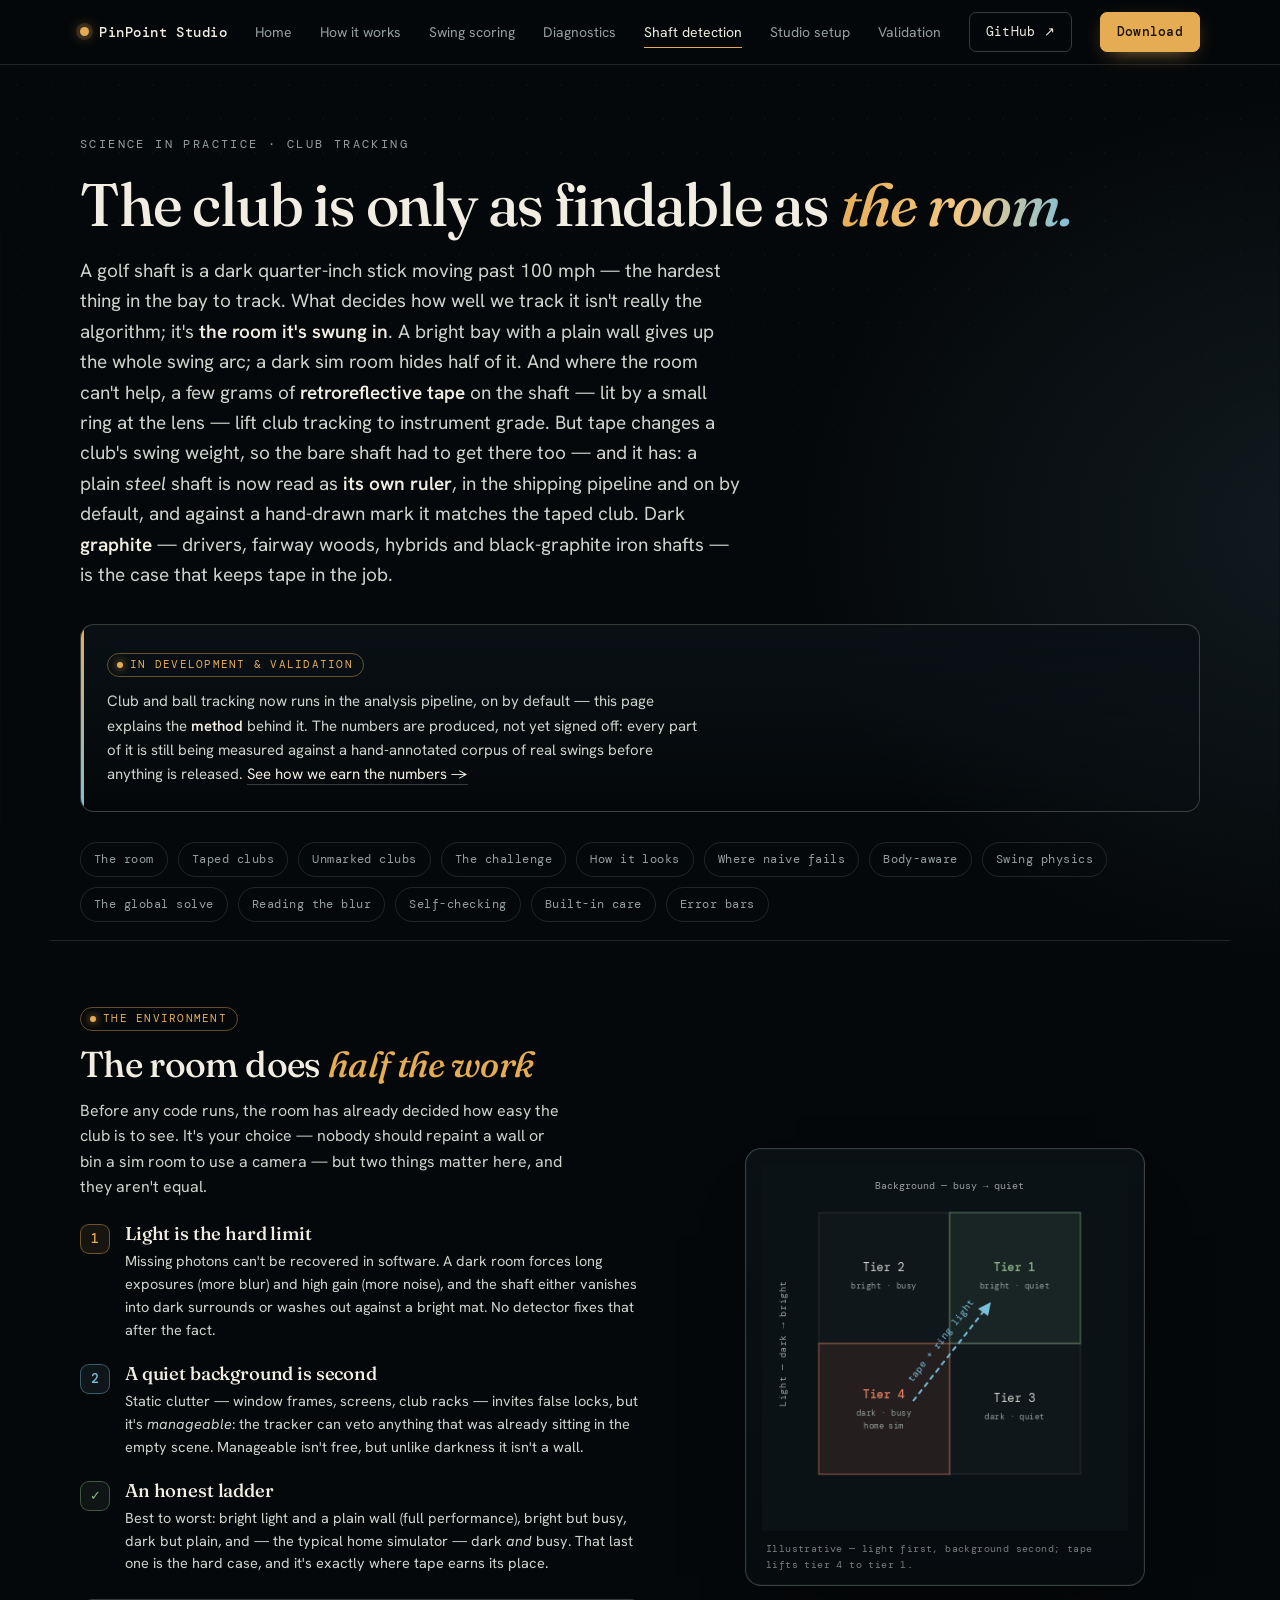
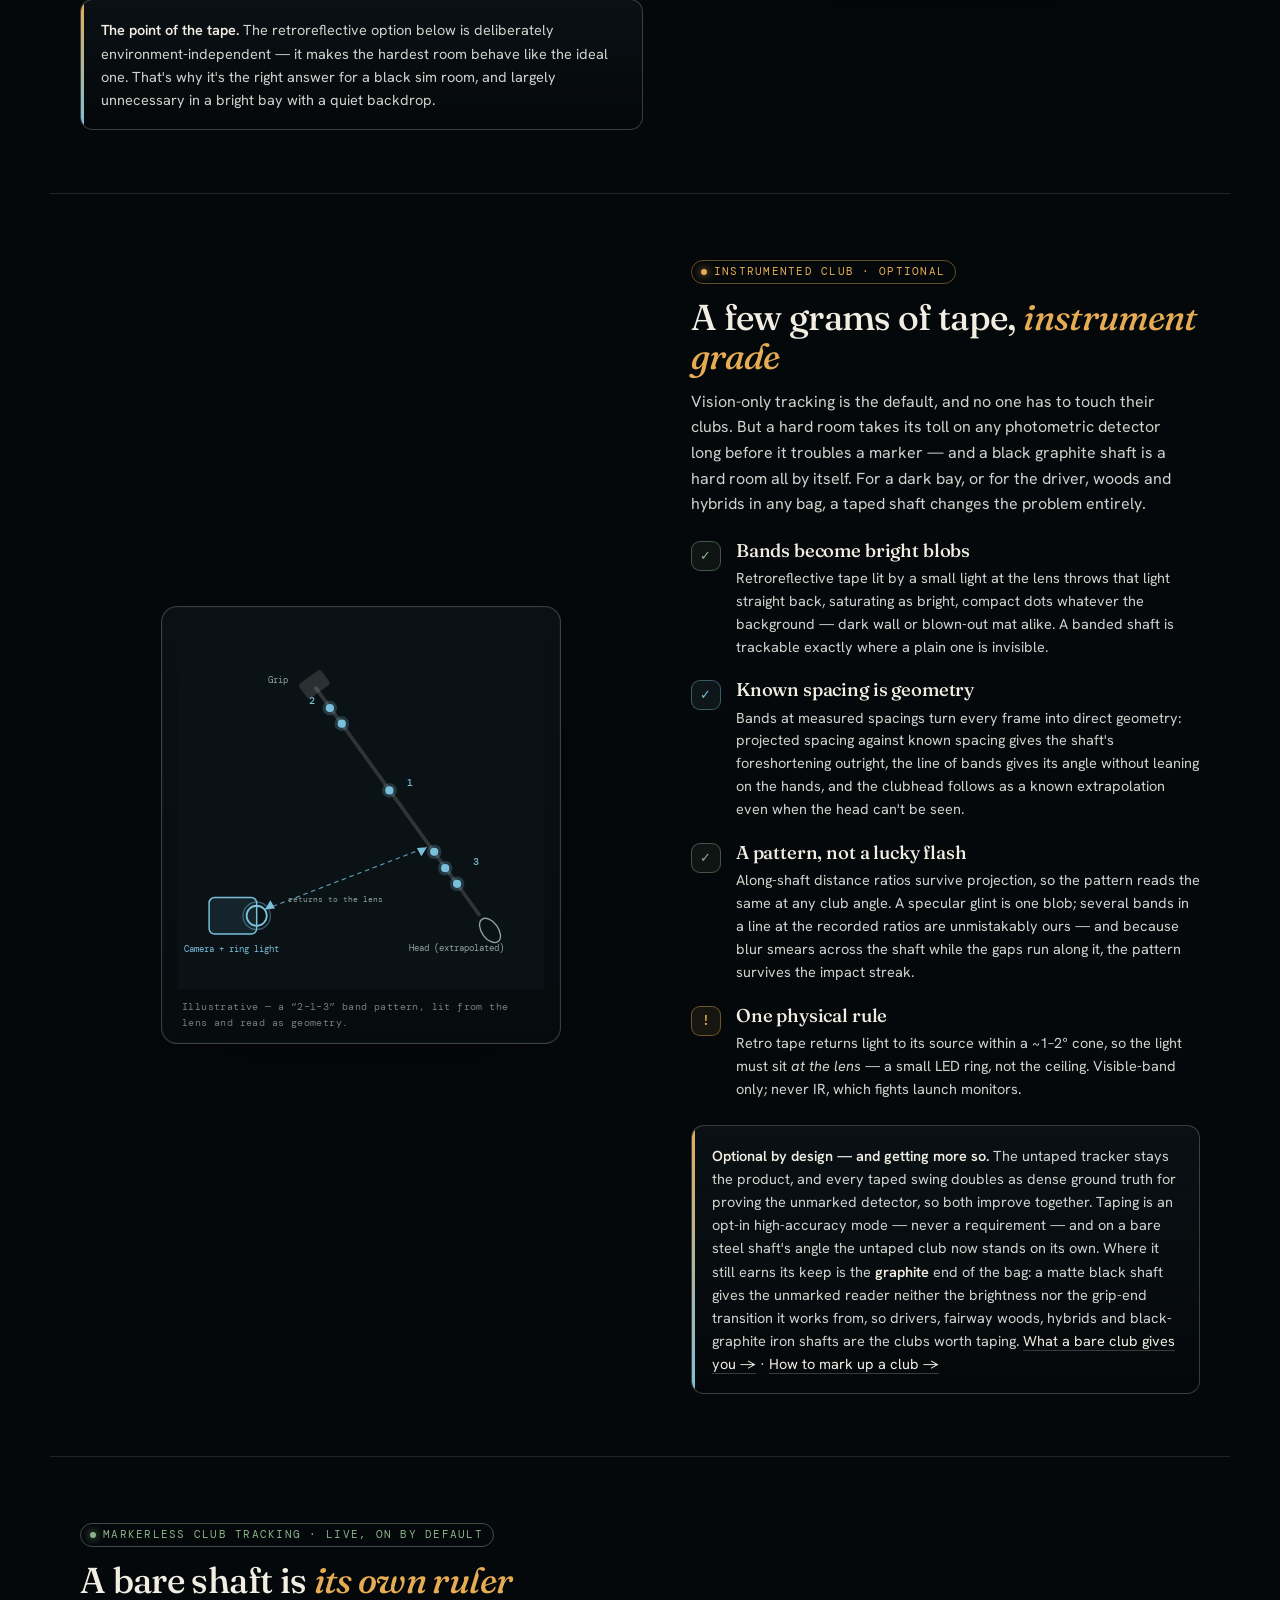
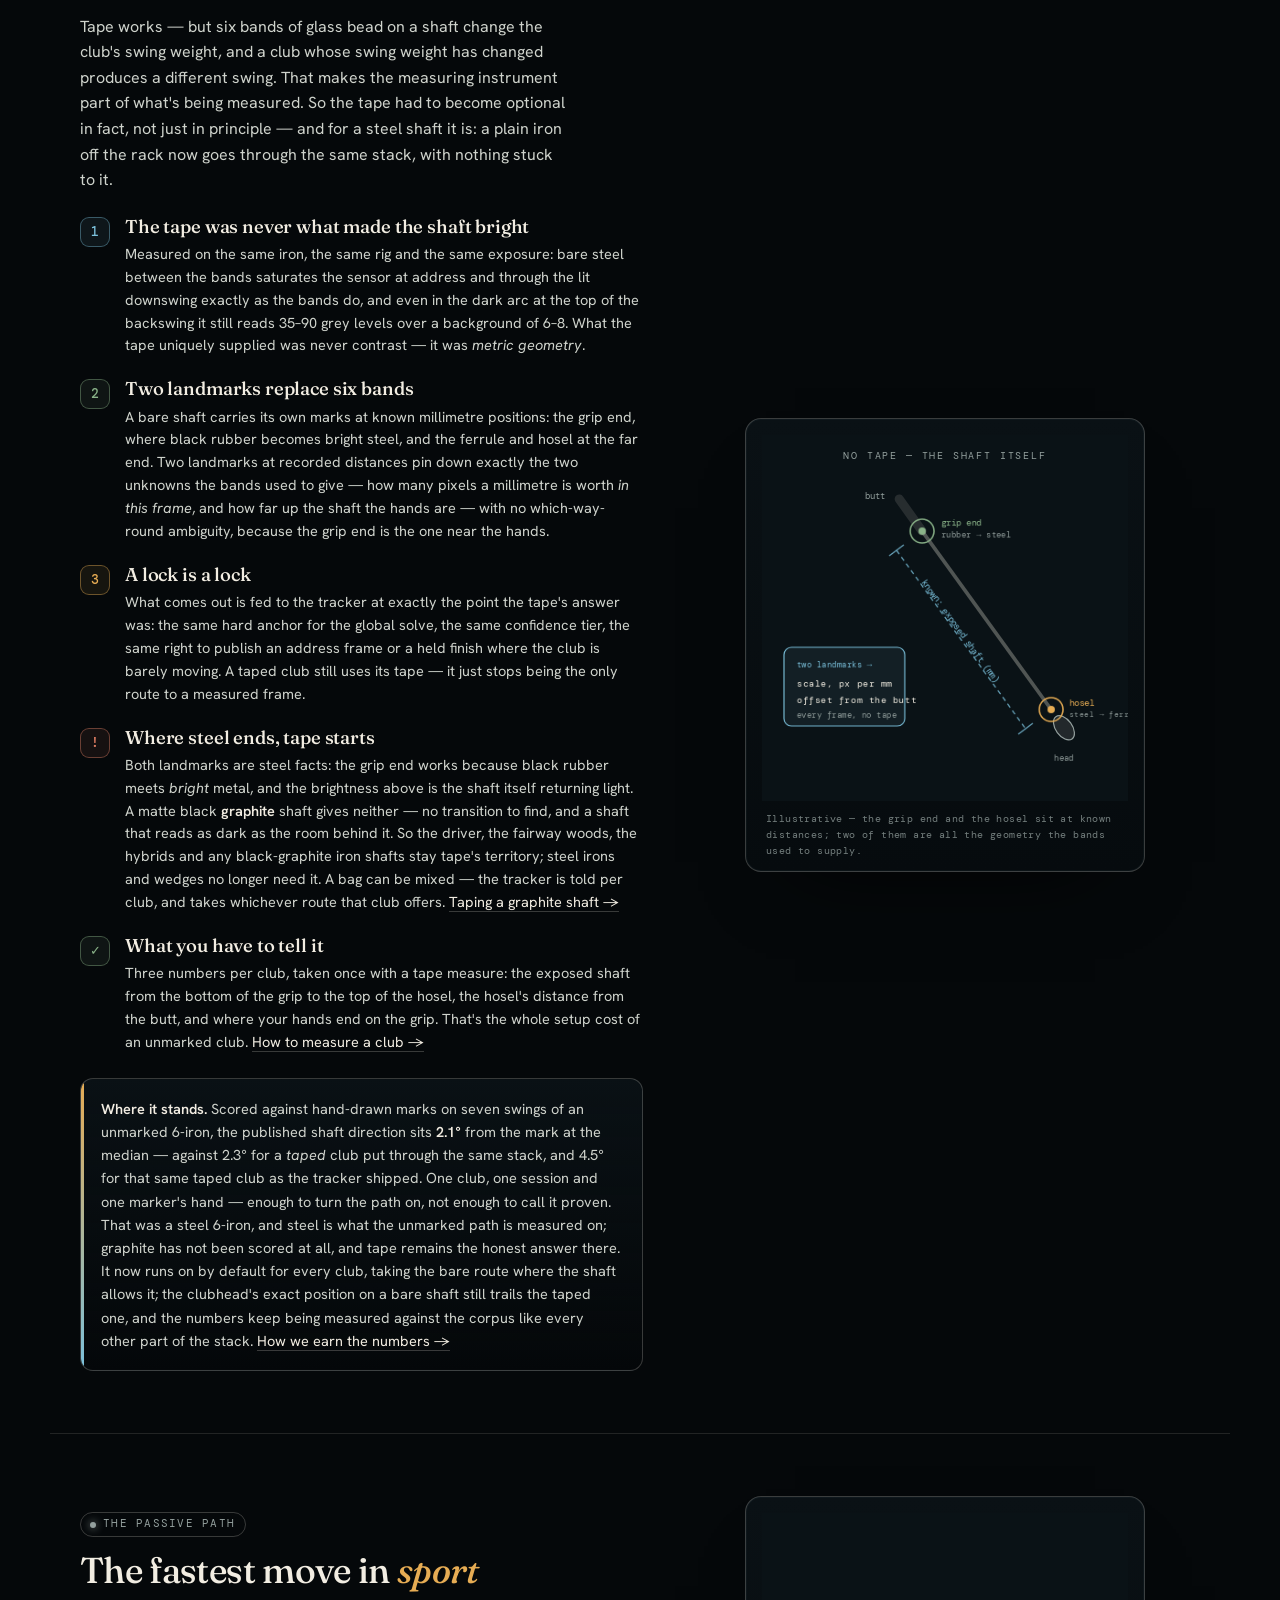
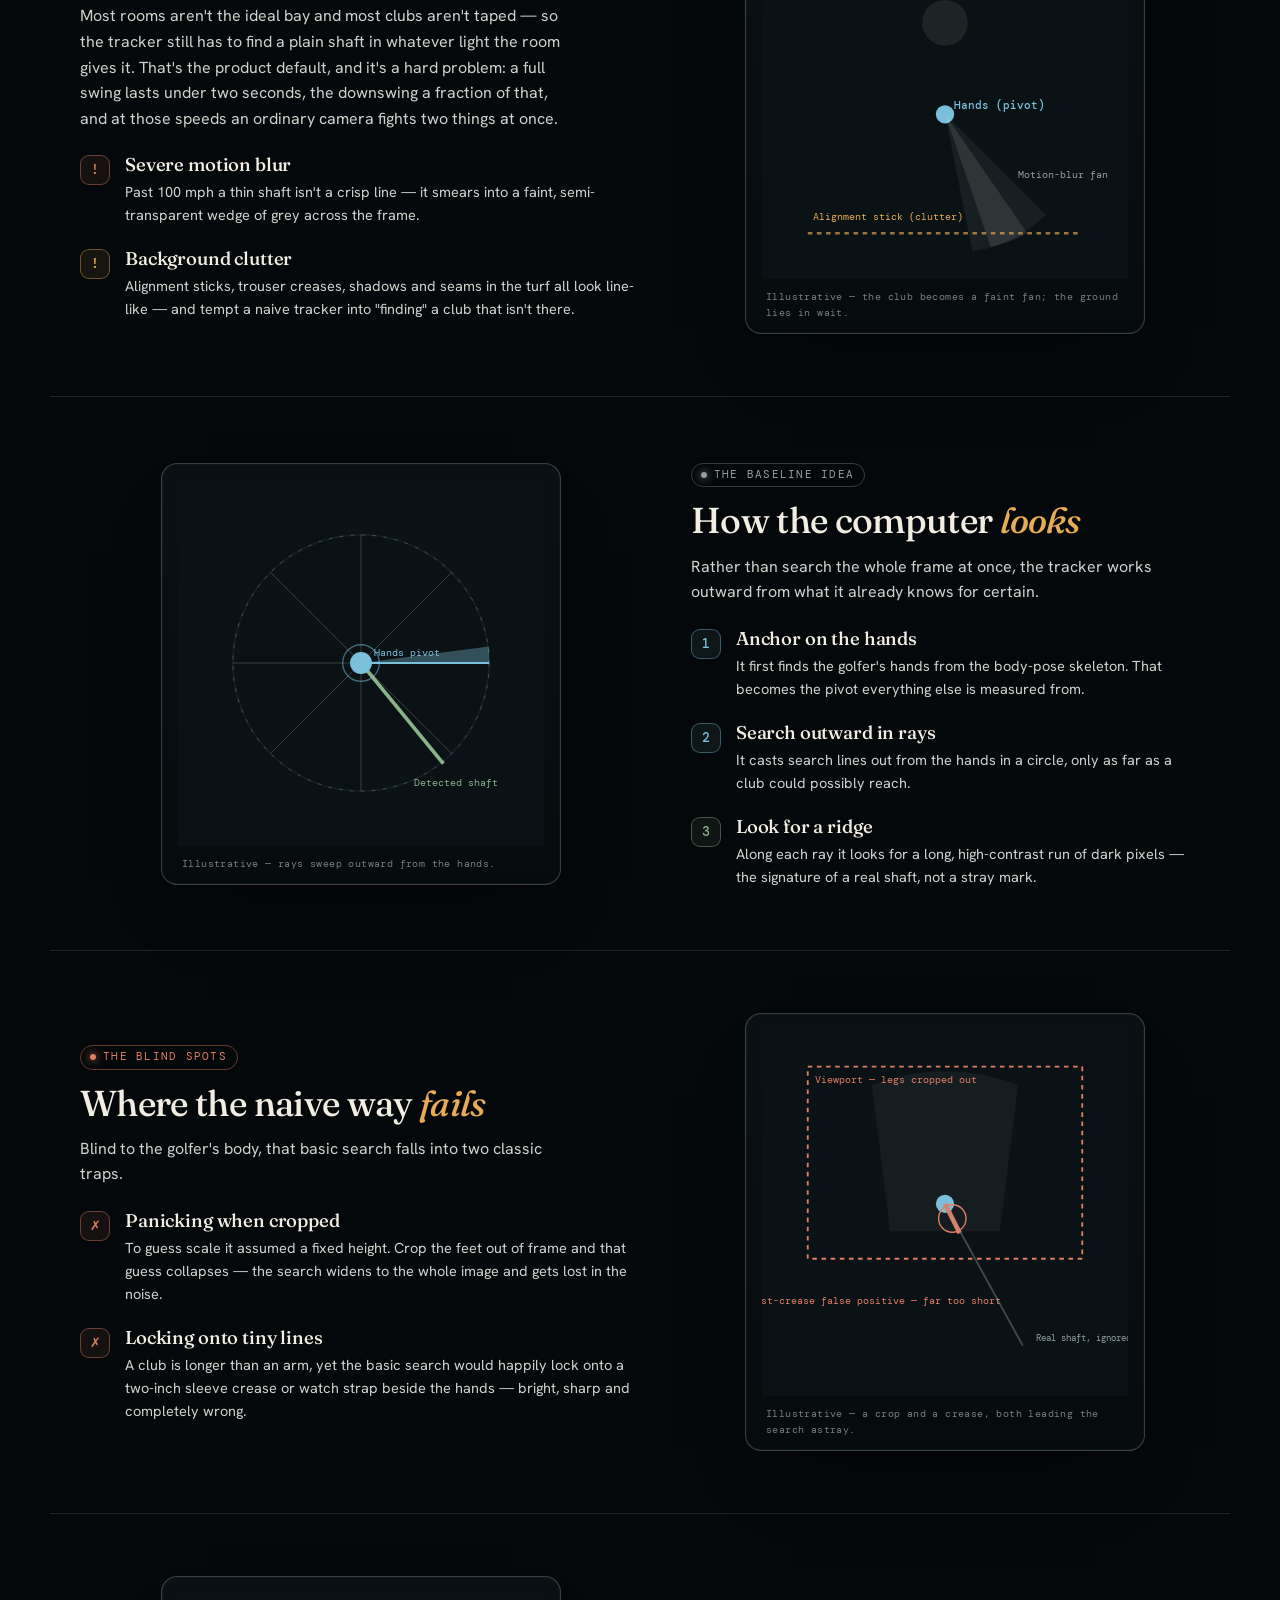
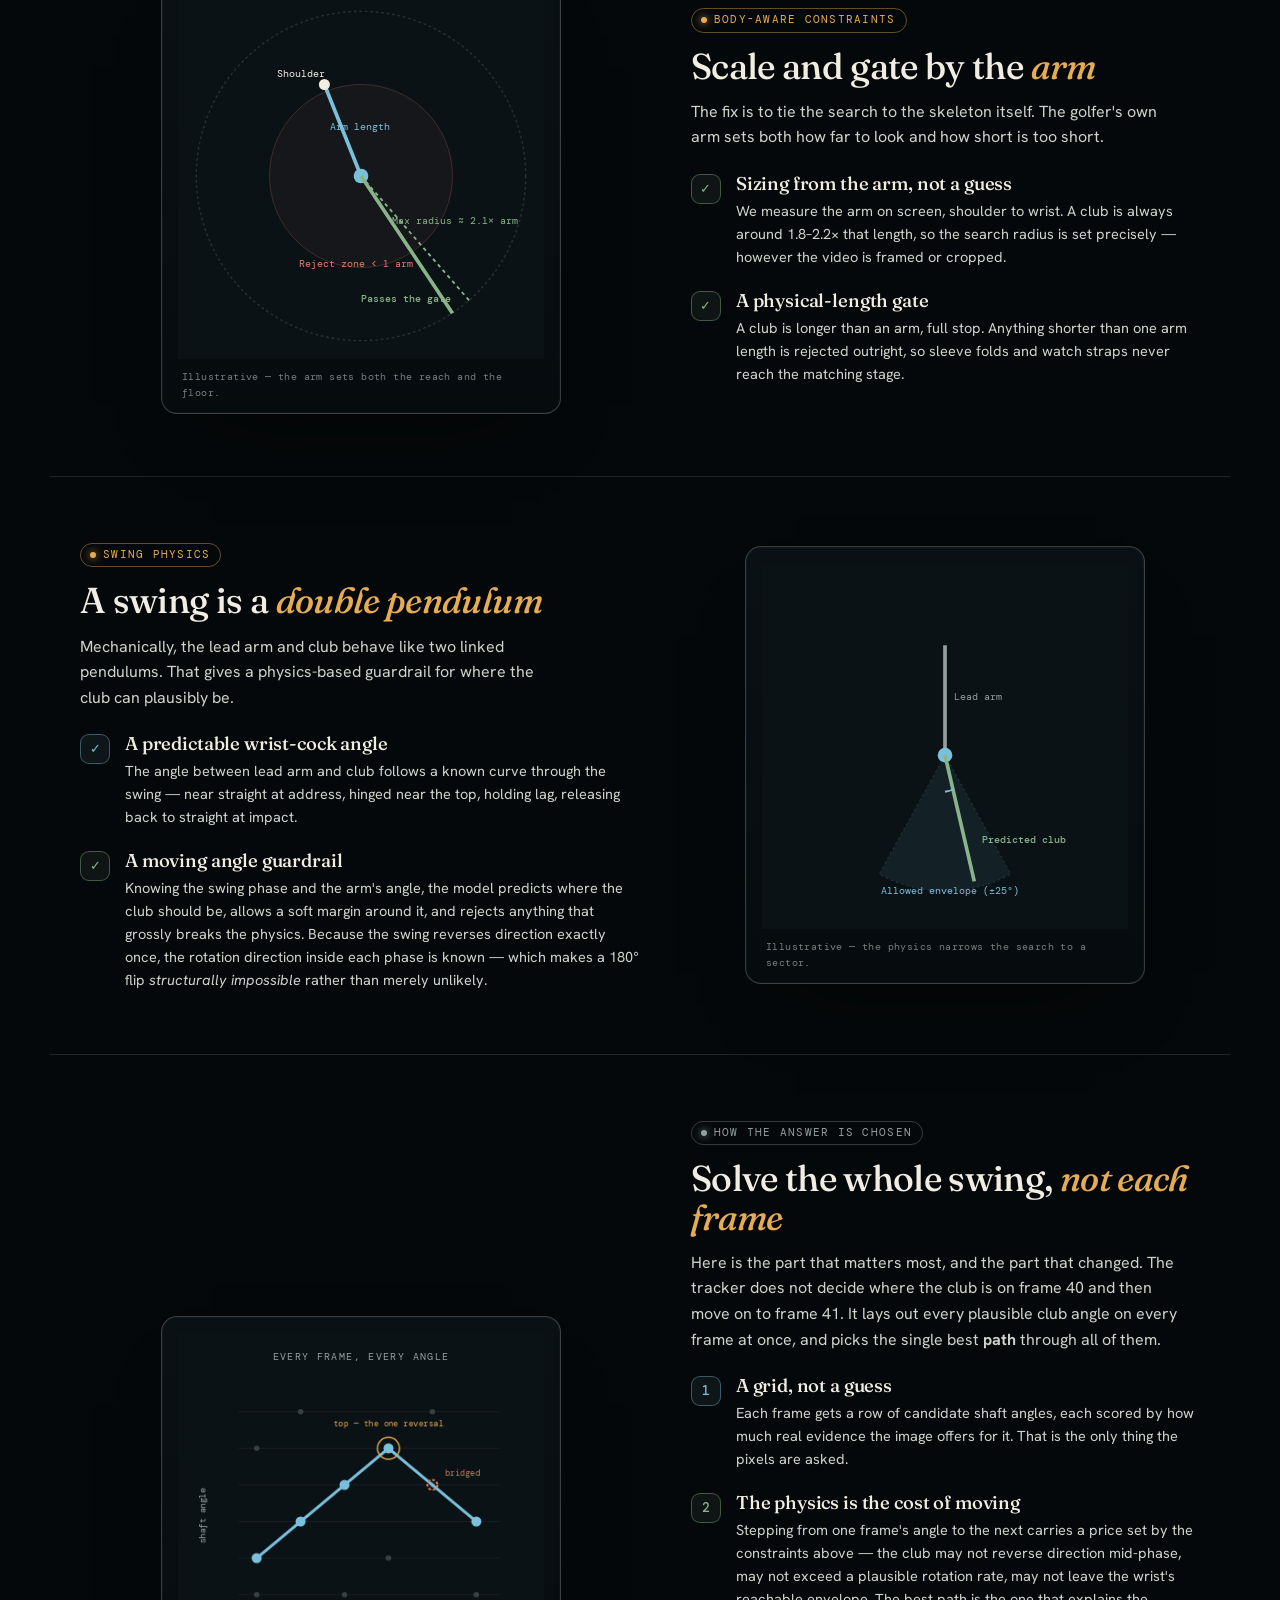
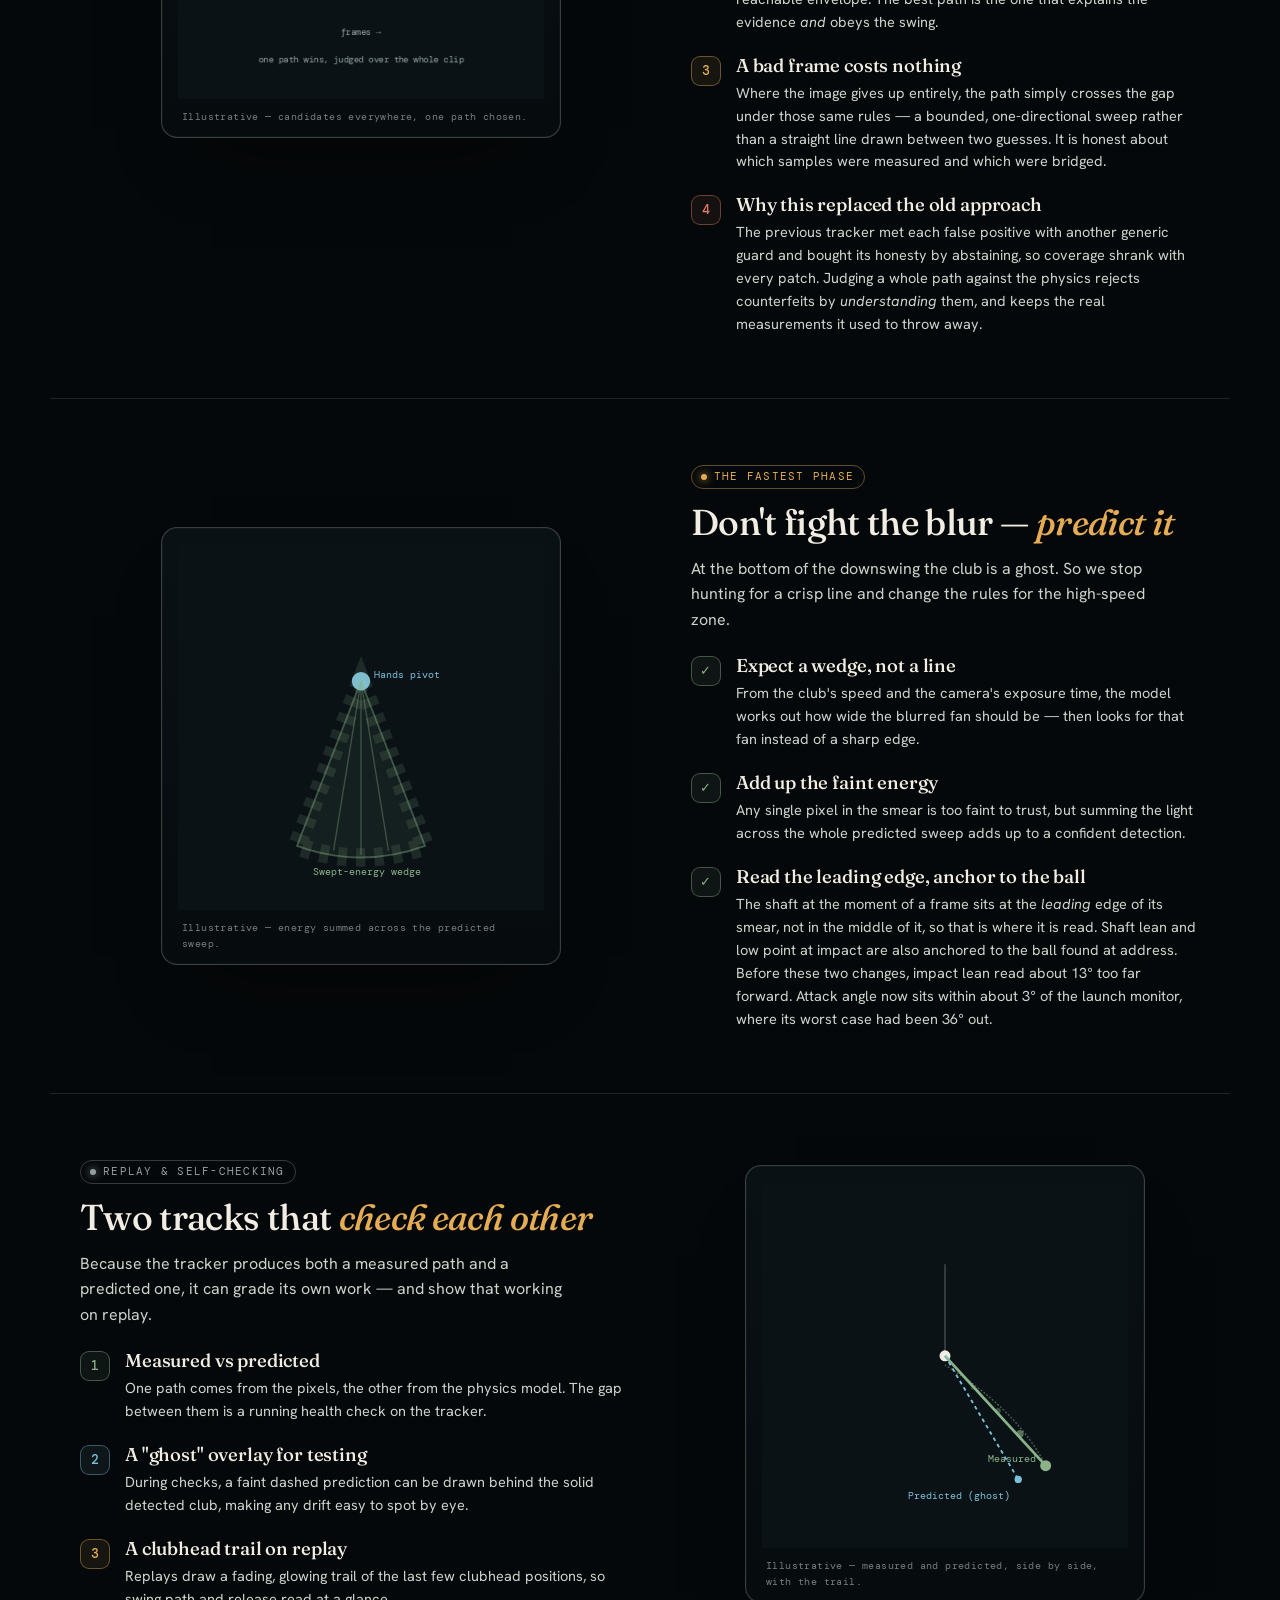
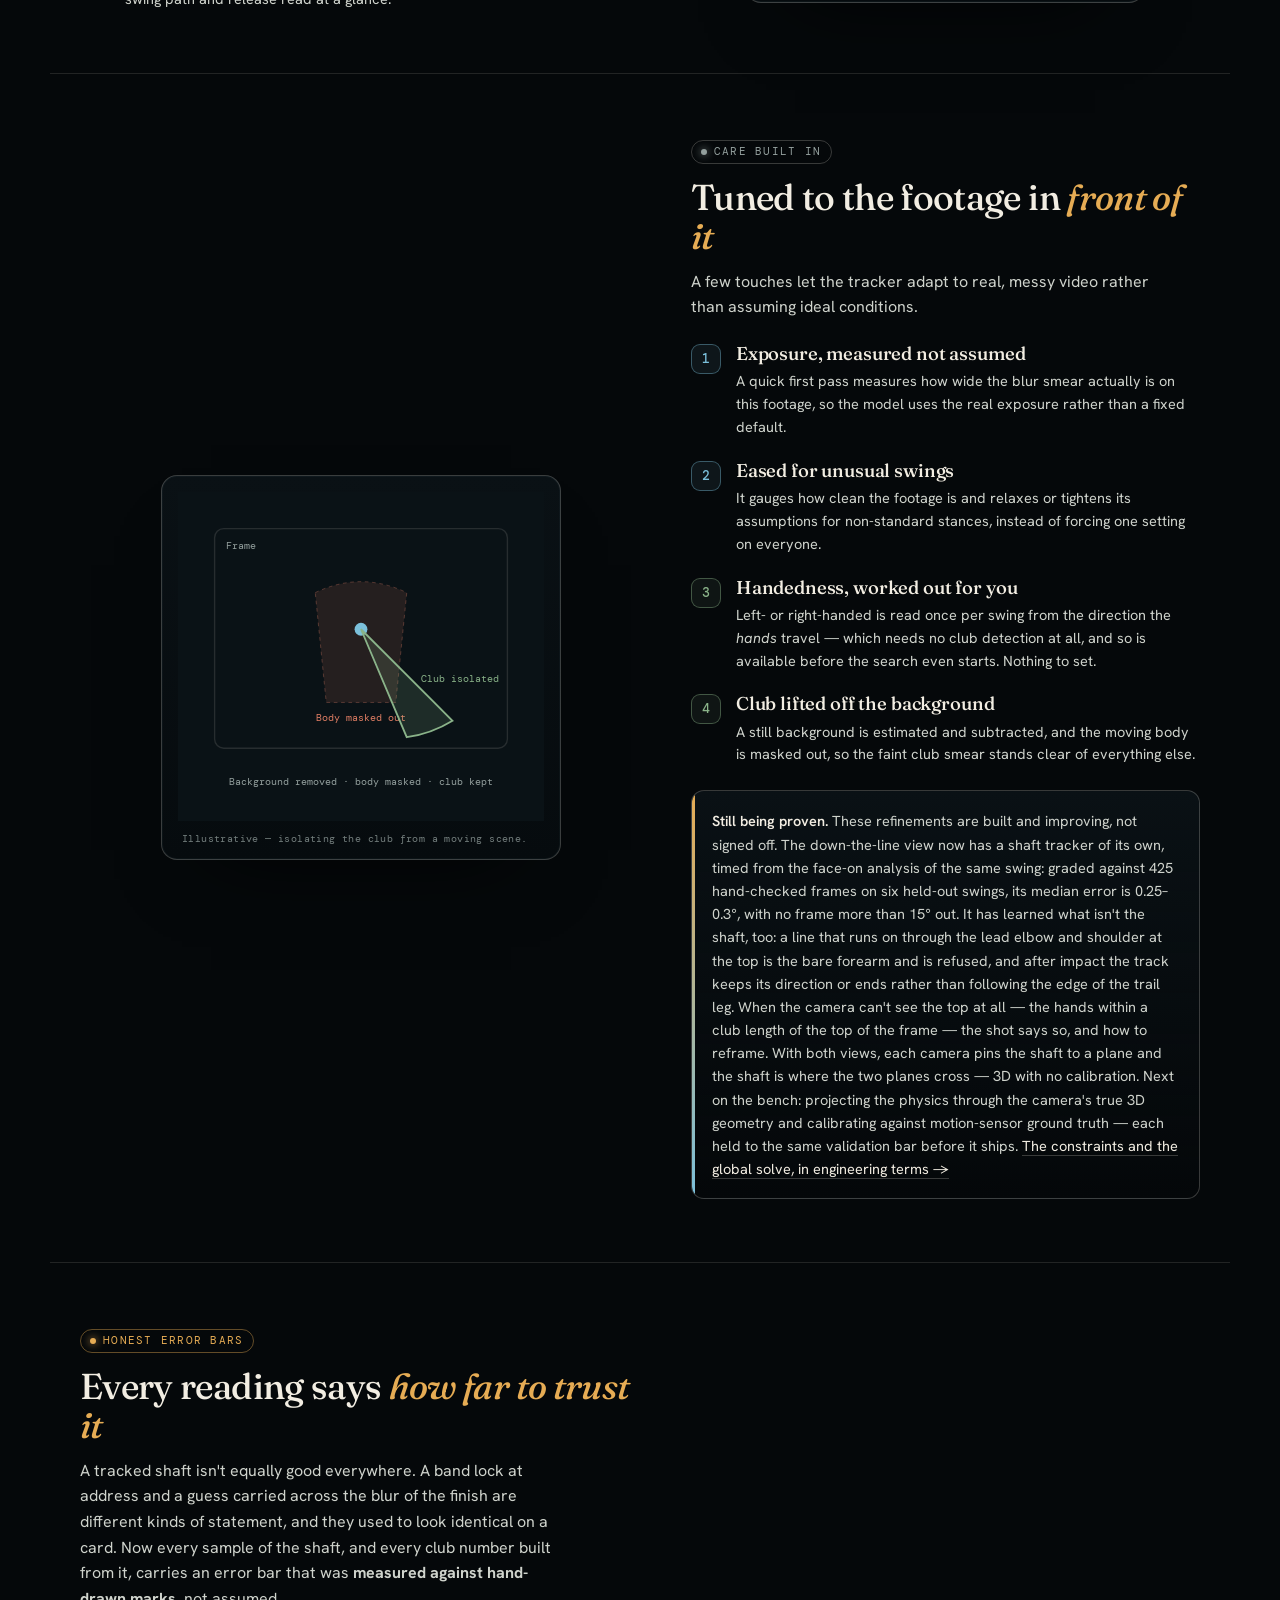
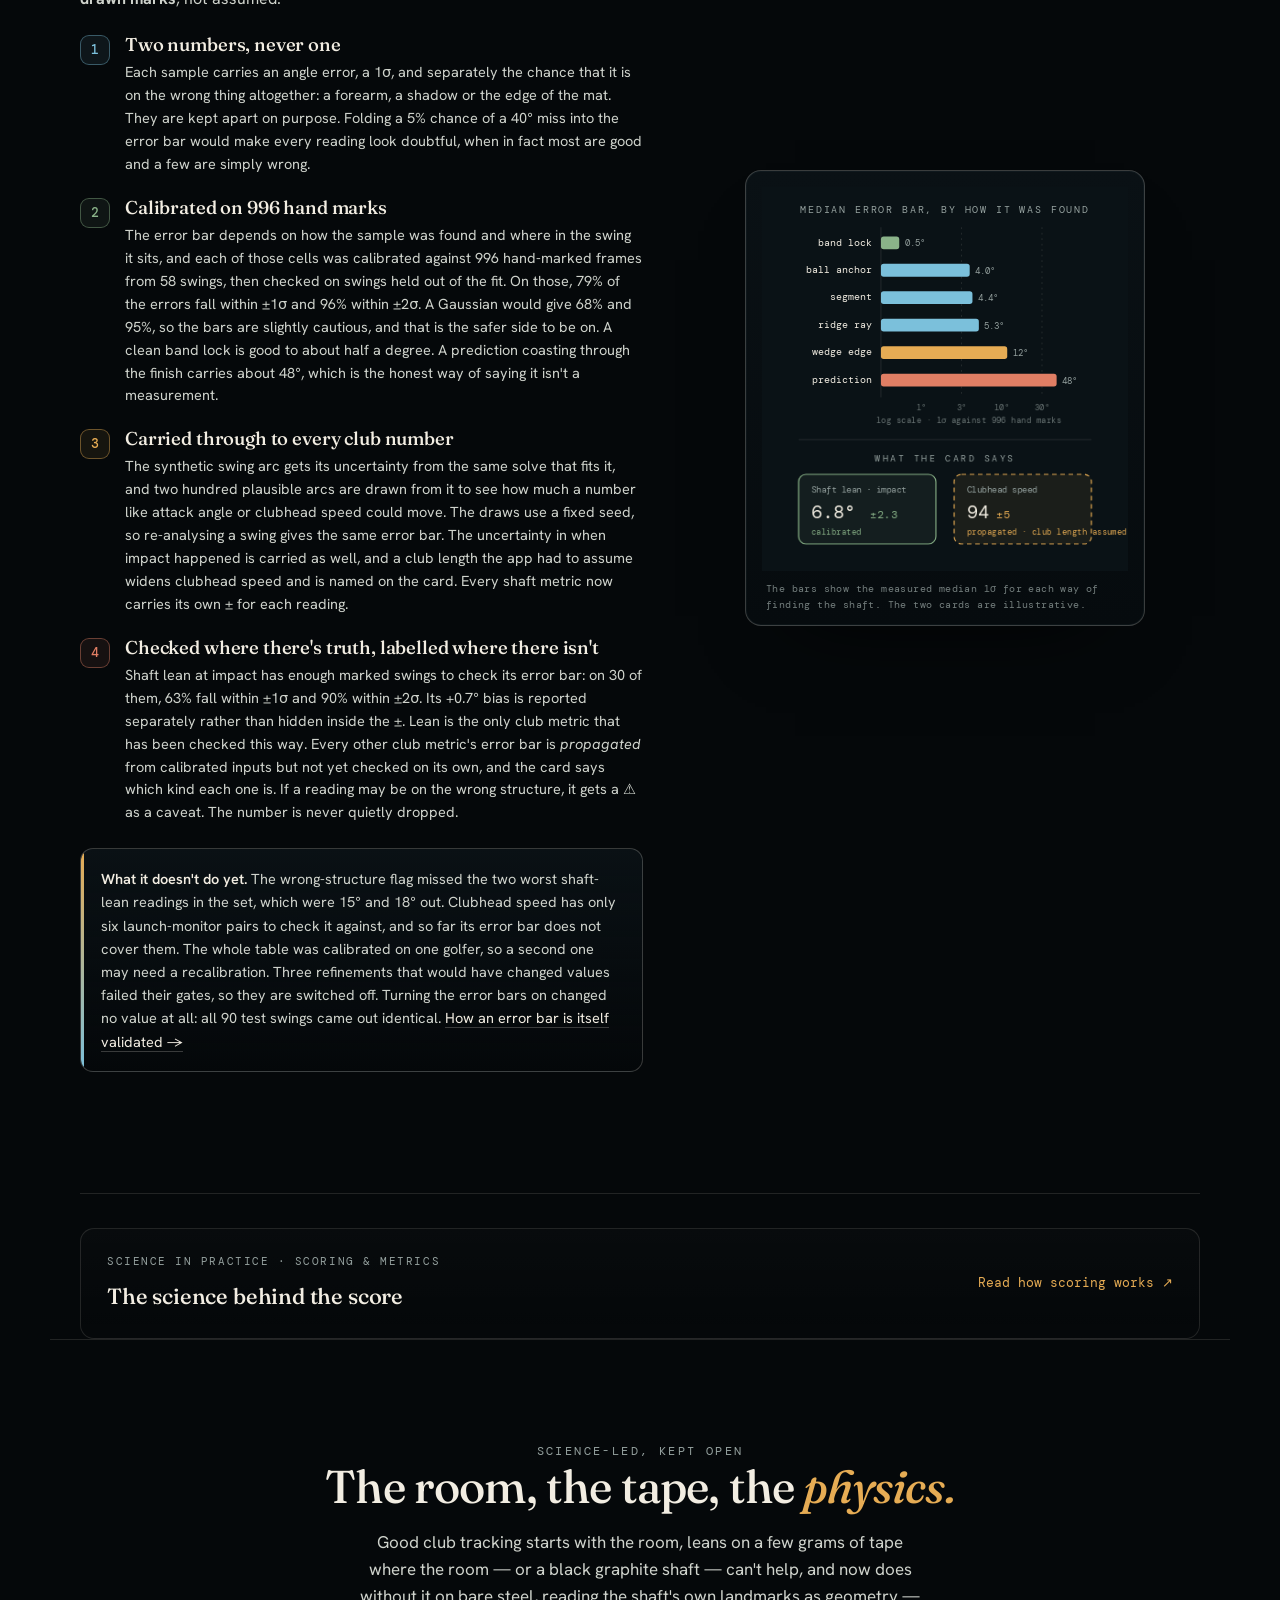
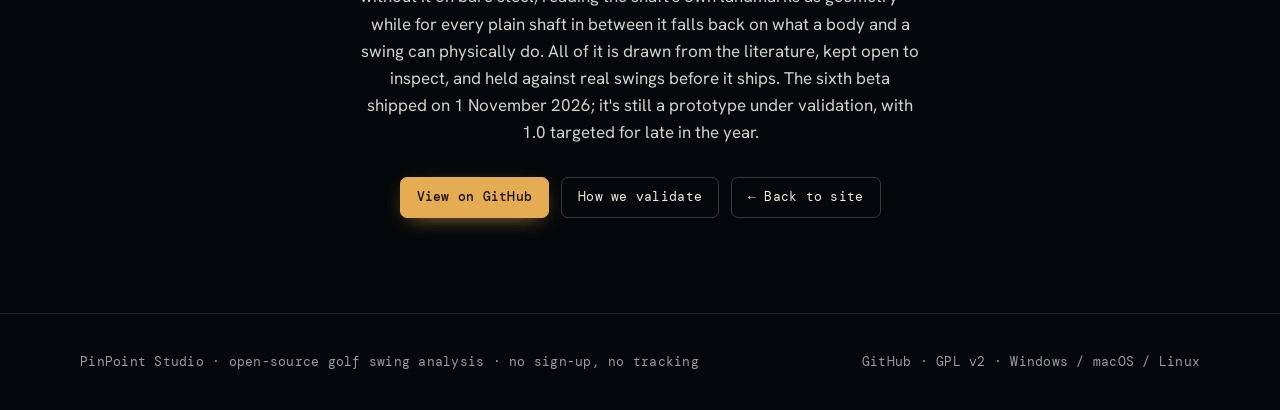
<file: science/shaft-detection.html>
<!DOCTYPE html>
<html lang="en-GB">
<head>
<meta charset="UTF-8">
<meta name="viewport" content="width=device-width, initial-scale=1.0">
<title>Tracking the club — it starts with the room — PinPoint Studio</title>
<meta name="description" content="How PinPoint Studio tracks a thin golf shaft moving at 100+ mph — why the room it's swung in matters most, how retroreflective shaft tape lifts tracking in dark sim rooms to instrument grade, how a bare unmarked steel club is read as its own ruler from the grip end and the hosel (and why graphite shafts still want tape), and how the passive tracker leans on the golfer's anatomy and swing physics. A method under development and validation; sixth beta shipped November 2026, 1.0 targeted for late in the year.">
<link rel="preconnect" href="https://fonts.googleapis.com">
<link rel="preconnect" href="https://fonts.gstatic.com" crossorigin>
<link href="https://fonts.googleapis.com/css2?family=Fraunces:ital,opsz,wght@0,9..144,400;0,9..144,500;0,9..144,600;1,9..144,400;1,9..144,500&family=Hanken+Grotesk:wght@400;500;600;700&family=DM+Mono:wght@400;500&display=swap" rel="stylesheet">
<link rel="stylesheet" href="../assets/science.css">
</head>
<body>
<div class="page">

<header>
  <div class="wrap bar">
    <a class="mark" href="../index.html"><span class="dot"></span><b>PinPoint Studio</b></a>
    <nav class="navlinks">
      <a class="muted" href="../index.html">Home</a>
      <a class="muted" href="how-it-works.html">How it works</a>
      <a class="muted" href="swing-scoring.html">Swing scoring</a>
      <a class="muted" href="session-diagnostics.html">Diagnostics</a>
      <a class="muted" href="shaft-detection.html" aria-current="page">Shaft detection</a>
      <a class="muted" href="studio-setup.html">Studio setup</a>
      <a class="muted" href="validation.html">Validation</a>
      <a class="btn" href="https://github.com/PinPoint-Golf/PinPointStudio" target="_blank" rel="noopener">GitHub &#8599;</a>
      <a class="btn solid" href="../index.html#get">Download</a>
    </nav>
  </div>
</header>

<main>
  <!-- hero -->
  <section class="subhero wrap">
    <span class="eyebrow reveal">Science in practice &middot; Club tracking</span>
    <h1 class="reveal" style="--d:1">The club is only as findable as <em>the room.</em></h1>
    <p class="lede reveal" style="--d:2">A golf shaft is a dark quarter-inch stick moving past 100&nbsp;mph &mdash; the hardest thing in the bay to track. What decides how well we track it isn't really the algorithm; it's <strong>the room it's swung in</strong>. A bright bay with a plain wall gives up the whole swing arc; a dark sim room hides half of it. And where the room can't help, a few grams of <strong>retroreflective tape</strong> on the shaft &mdash; lit by a small ring at the lens &mdash; lift club tracking to instrument grade. But tape changes a club's swing weight, so the bare shaft had to get there too &mdash; and it has: a plain <em>steel</em> shaft is now read as <strong>its own ruler</strong>, in the shipping pipeline and on by default, and against a hand-drawn mark it matches the taped club. Dark <strong>graphite</strong> &mdash; drivers, fairway woods, hybrids and black-graphite iron shafts &mdash; is the case that keeps tape in the job.</p>
    <div class="notice reveal" style="--d:3">
      <span class="badge dev"><i></i>In development &amp; validation</span>
      <p>Club and ball tracking now runs in the analysis pipeline, on by default — this page explains the <strong>method</strong> behind it. The numbers are produced, not yet signed off: every part of it is still being measured against a hand-annotated corpus of real swings before anything is released. <a class="ulink" href="validation.html">See how we earn the numbers &#8594;</a></p>
    </div>
    <nav class="contents reveal" style="--d:4" aria-label="On this page">
      <a href="#environment">The room</a>
      <a href="#tape">Taped clubs</a>
      <a href="#unmarked">Unmarked clubs</a>
      <a href="#challenge">The challenge</a>
      <a href="#scan">How it looks</a>
      <a href="#blind">Where naive fails</a>
      <a href="#anatomy">Body-aware</a>
      <a href="#pendulum">Swing physics</a>
      <a href="#solve">The global solve</a>
      <a href="#blur">Reading the blur</a>
      <a href="#replay">Self-checking</a>
      <a href="#refine">Built-in care</a>
      <a href="#trust">Error bars</a>
    </nav>
  </section>

  <!-- 0a. THE ROOM / ENVIRONMENT LADDER -->
  <section id="environment" class="xsec reveal">
    <div class="xgrid">
      <div class="xcol">
        <span class="badge accent"><i></i>The environment</span>
        <h2 class="xh">The room does <em>half the work</em></h2>
        <p class="xlede">Before any code runs, the room has already decided how easy the club is to see. It's your choice &mdash; nobody should repaint a wall or bin a sim room to use a camera &mdash; but two things matter here, and they aren't equal.</p>
        <ul class="points">
          <li class="point"><span class="pi amber">1</span><div><h4>Light is the hard limit</h4><p>Missing photons can't be recovered in software. A dark room forces long exposures (more blur) and high gain (more noise), and the shaft either vanishes into dark surrounds or washes out against a bright mat. No detector fixes that after the fact.</p></div></li>
          <li class="point"><span class="pi cyan">2</span><div><h4>A quiet background is second</h4><p>Static clutter &mdash; window frames, screens, club racks &mdash; invites false locks, but it's <em>manageable</em>: the tracker can veto anything that was already sitting in the empty scene. Manageable isn't free, but unlike darkness it isn't a wall.</p></div></li>
          <li class="point"><span class="pi green">&#10003;</span><div><h4>An honest ladder</h4><p>Best to worst: bright light and a plain wall (full performance), bright but busy, dark but plain, and &mdash; the typical home simulator &mdash; dark <em>and</em> busy. That last one is the hard case, and it's exactly where tape earns its place.</p></div></li>
        </ul>
        <div class="callout"><p><strong>The point of the tape.</strong> The retroreflective option below is deliberately environment-independent &mdash; it makes the hardest room behave like the ideal one. That's why it's the right answer for a black sim room, and largely unnecessary in a bright bay with a quiet backdrop.</p></div>
      </div>
      <div class="xv reveal">
        <svg viewBox="0 0 400 400" xmlns="http://www.w3.org/2000/svg">
          <rect width="400" height="400" fill="#0A1216"/>
          <text x="205" y="26" fill="var(--paper-dim)" font-size="10.5" text-anchor="middle">Background &mdash; busy &#8594; quiet</text>
          <text x="26" y="195" fill="var(--paper-dim)" font-size="10.5" text-anchor="middle" transform="rotate(-90 26 195)">Light &mdash; dark &#8594; bright</text>
          <!-- top-left: Tier 2 (bright · busy) -->
          <rect x="62" y="52" width="143" height="143" fill="rgba(242,237,226,.025)" stroke="var(--line)" stroke-width="1"/>
          <!-- top-right: Tier 1 (bright · quiet) — best -->
          <rect x="205" y="52" width="143" height="143" fill="rgba(138,179,137,.12)" stroke="rgba(138,179,137,.45)" stroke-width="1.5"/>
          <!-- bottom-left: Tier 4 (dark · busy) — worst -->
          <rect x="62" y="195" width="143" height="143" fill="rgba(224,126,100,.12)" stroke="rgba(224,126,100,.45)" stroke-width="1.5"/>
          <!-- bottom-right: Tier 3 (dark · quiet) -->
          <rect x="205" y="195" width="143" height="143" fill="rgba(242,237,226,.025)" stroke="var(--line)" stroke-width="1"/>
          <text x="133" y="116" fill="var(--text-2)" font-size="13" text-anchor="middle">Tier 2</text>
          <text x="133" y="135" fill="var(--paper-dim)" font-size="9.5" text-anchor="middle">bright &middot; busy</text>
          <text x="276" y="116" fill="var(--arm)" font-size="13" text-anchor="middle" font-weight="500">Tier 1</text>
          <text x="276" y="135" fill="var(--paper-dim)" font-size="9.5" text-anchor="middle">bright &middot; quiet</text>
          <text x="133" y="255" fill="var(--thorax)" font-size="13" text-anchor="middle" font-weight="500">Tier 4</text>
          <text x="133" y="274" fill="var(--paper-dim)" font-size="9.5" text-anchor="middle">dark &middot; busy</text>
          <text x="133" y="288" fill="var(--paper-dim)" font-size="9.5" text-anchor="middle">home sim</text>
          <text x="276" y="259" fill="var(--text-2)" font-size="13" text-anchor="middle">Tier 3</text>
          <text x="276" y="278" fill="var(--paper-dim)" font-size="9.5" text-anchor="middle">dark &middot; quiet</text>
          <line x1="165" y1="258" x2="250" y2="150" stroke="var(--club)" stroke-width="2" stroke-dasharray="6 4"/>
          <polygon points="250,150 247,165 236,157" fill="var(--club)"/>
          <text x="198" y="194" fill="var(--club)" font-size="10.5" text-anchor="middle" transform="rotate(-52 198 194)">tape + ring light</text>
        </svg>
        <p class="figcap">Illustrative &mdash; light first, background second; tape lifts tier&nbsp;4 to tier&nbsp;1.</p>
      </div>
    </div>
  </section>

  <!-- 0b. TAPED CLUBS -->
  <section id="tape" class="xsec alt reveal">
    <div class="xgrid">
      <div class="xcol">
        <span class="badge accent"><i></i>Instrumented club &middot; optional</span>
        <h2 class="xh">A few grams of tape, <em>instrument grade</em></h2>
        <p class="xlede">Vision-only tracking is the default, and no one has to touch their clubs. But a hard room takes its toll on any photometric detector long before it troubles a marker &mdash; and a black graphite shaft is a hard room all by itself. For a dark bay, or for the driver, woods and hybrids in any bag, a taped shaft changes the problem entirely.</p>
        <ul class="points">
          <li class="point"><span class="pi green">&#10003;</span><div><h4>Bands become bright blobs</h4><p>Retroreflective tape lit by a small light at the lens throws that light straight back, saturating as bright, compact dots whatever the background &mdash; dark wall or blown-out mat alike. A banded shaft is trackable exactly where a plain one is invisible.</p></div></li>
          <li class="point"><span class="pi cyan">&#10003;</span><div><h4>Known spacing is geometry</h4><p>Bands at measured spacings turn every frame into direct geometry: projected spacing against known spacing gives the shaft's foreshortening outright, the line of bands gives its angle without leaning on the hands, and the clubhead follows as a known extrapolation even when the head can't be seen.</p></div></li>
          <li class="point"><span class="pi green">&#10003;</span><div><h4>A pattern, not a lucky flash</h4><p>Along-shaft distance ratios survive projection, so the pattern reads the same at any club angle. A specular glint is one blob; several bands in a line at the recorded ratios are unmistakably ours &mdash; and because blur smears across the shaft while the gaps run along it, the pattern survives the impact streak.</p></div></li>
          <li class="point"><span class="pi amber">!</span><div><h4>One physical rule</h4><p>Retro tape returns light to its source within a ~1&ndash;2&deg; cone, so the light must sit <em>at the lens</em> &mdash; a small LED ring, not the ceiling. Visible-band only; never IR, which fights launch monitors.</p></div></li>
        </ul>
        <div class="callout"><p><strong>Optional by design &mdash; and getting more so.</strong> The untaped tracker stays the product, and every taped swing doubles as dense ground truth for proving the unmarked detector, so both improve together. Taping is an opt-in high-accuracy mode &mdash; never a requirement &mdash; and on a bare steel shaft's angle the untaped club now stands on its own. Where it still earns its keep is the <strong>graphite</strong> end of the bag: a matte black shaft gives the unmarked reader neither the brightness nor the grip-end transition it works from, so drivers, fairway woods, hybrids and black-graphite iron shafts are the clubs worth taping. <a class="ulink" href="#unmarked">What a bare club gives you &#8594;</a> &middot; <a class="ulink" href="studio-setup.html#markup">How to mark up a club &#8594;</a></p></div>
      </div>
      <div class="xv reveal">
        <svg viewBox="0 0 400 400" xmlns="http://www.w3.org/2000/svg">
          <rect width="400" height="400" fill="#0A1216"/>
          <line x1="150" y1="70" x2="330" y2="320" stroke="rgba(242,237,226,.16)" stroke-width="4"/>
          <rect x="139" y="52" width="20" height="30" rx="4" fill="rgba(242,237,226,.14)" transform="rotate(54 149 67)"/>
          <text x="120" y="66" fill="var(--paper-dim)" font-size="10" text-anchor="end">Grip</text>
          <ellipse cx="341" cy="336" rx="15" ry="9" fill="none" stroke="var(--paper-dim)" stroke-width="1.5" transform="rotate(54 341 336)"/>
          <text x="356" y="358" fill="var(--paper-dim)" font-size="9.5" text-anchor="end">Head (extrapolated)</text>
          <g>
            <circle cx="166" cy="93" r="8" fill="rgba(123,192,219,.22)"/><circle cx="166" cy="93" r="4.5" fill="var(--club)"/>
            <circle cx="179" cy="110" r="8" fill="rgba(123,192,219,.22)"/><circle cx="179" cy="110" r="4.5" fill="var(--club)"/>
            <circle cx="231" cy="183" r="8" fill="rgba(123,192,219,.22)"/><circle cx="231" cy="183" r="4.5" fill="var(--club)"/>
            <circle cx="280" cy="250" r="8" fill="rgba(123,192,219,.22)"/><circle cx="280" cy="250" r="4.5" fill="var(--club)"/>
            <circle cx="292" cy="268" r="8" fill="rgba(123,192,219,.22)"/><circle cx="292" cy="268" r="4.5" fill="var(--club)"/>
            <circle cx="305" cy="285" r="8" fill="rgba(123,192,219,.22)"/><circle cx="305" cy="285" r="4.5" fill="var(--club)"/>
          </g>
          <text x="150" y="88" fill="var(--club)" font-size="11" text-anchor="end" font-weight="500">2</text>
          <text x="250" y="178" fill="var(--club)" font-size="11" font-weight="500">1</text>
          <text x="322" y="264" fill="var(--club)" font-size="11" font-weight="500">3</text>
          <rect x="34" y="300" width="52" height="40" rx="6" fill="rgba(123,192,219,.10)" stroke="var(--club)" stroke-width="1.6"/>
          <circle cx="86" cy="320" r="11" fill="none" stroke="var(--club)" stroke-width="2"/>
          <circle cx="86" cy="320" r="15" fill="none" stroke="rgba(123,192,219,.45)" stroke-width="1.3"/>
          <text x="58" y="360" fill="var(--club)" font-size="10" text-anchor="middle">Camera + ring light</text>
          <line x1="95" y1="313" x2="272" y2="245" stroke="var(--club)" stroke-width="1.3" stroke-dasharray="5 4" opacity="0.75"/>
          <polygon points="272,245 261,246 266,255" fill="var(--club)"/>
          <polygon points="95,313 106,312 101,303" fill="var(--club)"/>
          <text x="120" y="305" fill="var(--paper-dim)" font-size="9" text-anchor="start">returns to the lens</text>
        </svg>
        <p class="figcap">Illustrative &mdash; a &ldquo;2&ndash;1&ndash;3&rdquo; band pattern, lit from the lens and read as geometry.</p>
      </div>
    </div>
  </section>

  <!-- 0c. UNMARKED CLUBS -->
  <section id="unmarked" class="xsec reveal">
    <div class="xgrid">
      <div class="xcol">
        <span class="badge now"><i></i>Markerless club tracking &middot; live, on by default</span>
        <h2 class="xh">A bare shaft is <em>its own ruler</em></h2>
        <p class="xlede">Tape works &mdash; but six bands of glass bead on a shaft change the club's swing weight, and a club whose swing weight has changed produces a different swing. That makes the measuring instrument part of what's being measured. So the tape had to become optional in fact, not just in principle &mdash; and for a steel shaft it is: a plain iron off the rack now goes through the same stack, with nothing stuck to it.</p>
        <ul class="points">
          <li class="point"><span class="pi cyan">1</span><div><h4>The tape was never what made the shaft bright</h4><p>Measured on the same iron, the same rig and the same exposure: bare steel between the bands saturates the sensor at address and through the lit downswing exactly as the bands do, and even in the dark arc at the top of the backswing it still reads 35&ndash;90 grey levels over a background of 6&ndash;8. What the tape uniquely supplied was never contrast &mdash; it was <em>metric geometry</em>.</p></div></li>
          <li class="point"><span class="pi green">2</span><div><h4>Two landmarks replace six bands</h4><p>A bare shaft carries its own marks at known millimetre positions: the grip end, where black rubber becomes bright steel, and the ferrule and hosel at the far end. Two landmarks at recorded distances pin down exactly the two unknowns the bands used to give &mdash; how many pixels a millimetre is worth <em>in this frame</em>, and how far up the shaft the hands are &mdash; with no which-way-round ambiguity, because the grip end is the one near the hands.</p></div></li>
          <li class="point"><span class="pi amber">3</span><div><h4>A lock is a lock</h4><p>What comes out is fed to the tracker at exactly the point the tape's answer was: the same hard anchor for the global solve, the same confidence tier, the same right to publish an address frame or a held finish where the club is barely moving. A taped club still uses its tape &mdash; it just stops being the only route to a measured frame.</p></div></li>
          <li class="point"><span class="pi coral">!</span><div><h4>Where steel ends, tape starts</h4><p>Both landmarks are steel facts: the grip end works because black rubber meets <em>bright</em> metal, and the brightness above is the shaft itself returning light. A matte black <strong>graphite</strong> shaft gives neither &mdash; no transition to find, and a shaft that reads as dark as the room behind it. So the driver, the fairway woods, the hybrids and any black-graphite iron shafts stay tape's territory; steel irons and wedges no longer need it. A bag can be mixed &mdash; the tracker is told per club, and takes whichever route that club offers. <a class="ulink" href="#tape">Taping a graphite shaft &#8594;</a></p></div></li>
          <li class="point"><span class="pi green">&#10003;</span><div><h4>What you have to tell it</h4><p>Three numbers per club, taken once with a tape measure: the exposed shaft from the bottom of the grip to the top of the hosel, the hosel's distance from the butt, and where your hands end on the grip. That's the whole setup cost of an unmarked club. <a class="ulink" href="studio-setup.html#markup">How to measure a club &#8594;</a></p></div></li>
        </ul>
        <div class="callout"><p><strong>Where it stands.</strong> Scored against hand-drawn marks on seven swings of an unmarked 6-iron, the published shaft direction sits <strong>2.1&deg;</strong> from the mark at the median &mdash; against 2.3&deg; for a <em>taped</em> club put through the same stack, and 4.5&deg; for that same taped club as the tracker shipped. One club, one session and one marker's hand &mdash; enough to turn the path on, not enough to call it proven. That was a steel 6-iron, and steel is what the unmarked path is measured on; graphite has not been scored at all, and tape remains the honest answer there. It now runs on by default for every club, taking the bare route where the shaft allows it; the clubhead's exact position on a bare shaft still trails the taped one, and the numbers keep being measured against the corpus like every other part of the stack. <a class="ulink" href="validation.html">How we earn the numbers &#8594;</a></p></div>
      </div>
      <div class="xv reveal">
        <svg viewBox="0 0 400 400" xmlns="http://www.w3.org/2000/svg">
          <rect width="400" height="400" fill="#0A1216"/>
          <text x="200" y="26" fill="var(--paper-dim)" font-size="10.5" text-anchor="middle" letter-spacing="2">NO TAPE &#8212; THE SHAFT ITSELF</text>
          <line x1="150" y1="70" x2="175" y2="105" stroke="rgba(242,237,226,.12)" stroke-width="10" stroke-linecap="round"/>
          <text x="134" y="70" fill="var(--paper-dim)" font-size="9.5" text-anchor="end">butt</text>
          <line x1="175" y1="105" x2="316" y2="300" stroke="rgba(242,237,226,.30)" stroke-width="4"/>
          <ellipse cx="330" cy="320" rx="15" ry="9" fill="rgba(242,237,226,.10)" stroke="var(--paper-dim)" stroke-width="1.3" transform="rotate(54 330 320)"/>
          <text x="330" y="356" fill="var(--paper-dim)" font-size="9.5" text-anchor="middle">head</text>
          <circle cx="175" cy="105" r="13" fill="none" stroke="var(--arm)" stroke-width="1.6" class="an-node"/>
          <circle cx="175" cy="105" r="4" fill="var(--arm)"/>
          <text x="196" y="99" fill="var(--arm)" font-size="10">grip end</text>
          <text x="196" y="112" fill="var(--paper-dim)" font-size="9">rubber &#8594; steel</text>
          <circle cx="316" cy="300" r="13" fill="none" stroke="var(--accent)" stroke-width="1.6" class="an-node"/>
          <circle cx="316" cy="300" r="4" fill="var(--accent)"/>
          <text x="336" y="296" fill="var(--accent)" font-size="10">hosel</text>
          <text x="336" y="308" fill="var(--paper-dim)" font-size="8.5">steel &#8594; ferrule</text>
          <g stroke="var(--club)" stroke-width="1.3" opacity=".85">
            <line x1="147" y1="126" x2="288" y2="321" stroke-dasharray="5 4"/>
            <line x1="139" y1="132" x2="155" y2="120"/>
            <line x1="280" y1="327" x2="296" y2="315"/>
          </g>
          <text x="214" y="216" fill="var(--club)" font-size="10" text-anchor="middle" transform="rotate(54 214 216)">known: exposed shaft (mm)</text>
          <rect x="24" y="232" width="132" height="86" rx="8" fill="rgba(123,192,219,.08)" stroke="var(--club)" stroke-width="1.2"/>
          <text x="38" y="254" fill="var(--club)" font-size="9.5">two landmarks &#8594;</text>
          <text x="38" y="275" fill="var(--paper)" font-size="10.5">scale, px per mm</text>
          <text x="38" y="293" fill="var(--paper)" font-size="10.5">offset from the butt</text>
          <text x="38" y="309" fill="var(--paper-dim)" font-size="9">every frame, no tape</text>
        </svg>
        <p class="figcap">Illustrative &mdash; the grip end and the hosel sit at known distances; two of them are all the geometry the bands used to supply.</p>
      </div>
    </div>
  </section>

  <!-- 1. THE CHALLENGE -->
  <section id="challenge" class="xsec reveal">
    <div class="xgrid">
      <div class="xcol">
        <span class="badge"><i></i>The passive path</span>
        <h2 class="xh">The fastest move in <em>sport</em></h2>
        <p class="xlede">Most rooms aren't the ideal bay and most clubs aren't taped &mdash; so the tracker still has to find a plain shaft in whatever light the room gives it. That's the product default, and it's a hard problem: a full swing lasts under two seconds, the downswing a fraction of that, and at those speeds an ordinary camera fights two things at once.</p>
        <ul class="points">
          <li class="point"><span class="pi coral">!</span><div><h4>Severe motion blur</h4><p>Past 100&nbsp;mph a thin shaft isn't a crisp line — it smears into a faint, semi-transparent wedge of grey across the frame.</p></div></li>
          <li class="point"><span class="pi amber">!</span><div><h4>Background clutter</h4><p>Alignment sticks, trouser creases, shadows and seams in the turf all look line-like — and tempt a naive tracker into "finding" a club that isn't there.</p></div></li>
        </ul>
      </div>
      <div class="xv reveal">
        <svg viewBox="0 0 400 400" xmlns="http://www.w3.org/2000/svg">
          <rect width="400" height="400" fill="#0A1216"/>
          <circle cx="200" cy="120" r="25" fill="var(--paper)" opacity="0.08"/>
          <circle cx="200" cy="220" r="10" fill="var(--club)"/>
          <path d="M200 220 L310 330 A 150 150 0 0 1 230 370 Z" fill="rgba(242,237,226,.06)"/>
          <path d="M200 220 L290 350 A 150 150 0 0 1 250 365 Z" fill="rgba(242,237,226,.1)"/>
          <line x1="50" y1="350" x2="350" y2="350" stroke="var(--pelvis)" stroke-width="3" stroke-dasharray="5 5" opacity="0.65"/>
          <text x="56" y="336" fill="var(--pelvis)" font-size="11">Alignment stick (clutter)</text>
          <text x="210" y="214" fill="var(--club)" font-size="12" font-weight="500">Hands (pivot)</text>
          <text x="280" y="290" fill="var(--paper-dim)" font-size="11">Motion-blur fan</text>
        </svg>
        <p class="figcap">Illustrative — the club becomes a faint fan; the ground lies in wait.</p>
      </div>
    </div>
  </section>

  <!-- 2. HOW IT LOOKS -->
  <section id="scan" class="xsec alt reveal">
    <div class="xgrid">
      <div class="xcol">
        <span class="badge"><i></i>The baseline idea</span>
        <h2 class="xh">How the computer <em>looks</em></h2>
        <p class="xlede">Rather than search the whole frame at once, the tracker works outward from what it already knows for certain.</p>
        <ul class="points">
          <li class="point"><span class="pi cyan">1</span><div><h4>Anchor on the hands</h4><p>It first finds the golfer's hands from the body-pose skeleton. That becomes the pivot everything else is measured from.</p></div></li>
          <li class="point"><span class="pi cyan">2</span><div><h4>Search outward in rays</h4><p>It casts search lines out from the hands in a circle, only as far as a club could possibly reach.</p></div></li>
          <li class="point"><span class="pi green">3</span><div><h4>Look for a ridge</h4><p>Along each ray it looks for a long, high-contrast run of dark pixels — the signature of a real shaft, not a stray mark.</p></div></li>
        </ul>
      </div>
      <div class="xv reveal">
        <svg viewBox="0 0 400 400" xmlns="http://www.w3.org/2000/svg">
          <rect width="400" height="400" fill="#0A1216"/>
          <circle cx="200" cy="200" r="140" fill="none" stroke="rgba(242,237,226,.05)" stroke-width="2"/>
          <circle cx="200" cy="200" r="140" fill="none" stroke="var(--club)" stroke-width="1" stroke-dasharray="4 8" opacity="0.35"/>
          <g opacity="0.22" stroke="var(--paper)" stroke-width="1">
            <line x1="200" y1="200" x2="340" y2="200"/><line x1="200" y1="200" x2="299" y2="299"/>
            <line x1="200" y1="200" x2="200" y2="340"/><line x1="200" y1="200" x2="101" y2="299"/>
            <line x1="200" y1="200" x2="60" y2="200"/><line x1="200" y1="200" x2="101" y2="101"/>
            <line x1="200" y1="200" x2="200" y2="60"/><line x1="200" y1="200" x2="299" y2="101"/>
          </g>
          <line x1="200" y1="200" x2="290" y2="310" stroke="var(--arm)" stroke-width="4" class="an-shaft"/>
          <g class="an-scan">
            <line x1="200" y1="200" x2="340" y2="200" stroke="var(--club)" stroke-width="2"/>
            <polygon points="200,200 340,182 340,200" fill="rgba(123,192,219,.35)"/>
          </g>
          <circle cx="200" cy="200" r="12" fill="var(--club)"/>
          <circle cx="200" cy="200" r="20" fill="none" stroke="var(--club)" stroke-width="1.5" opacity="0.5"/>
          <text x="214" y="192" fill="var(--club)" font-size="11">Hands pivot</text>
          <text x="258" y="334" fill="var(--arm)" font-size="11">Detected shaft</text>
        </svg>
        <p class="figcap">Illustrative — rays sweep outward from the hands.</p>
      </div>
    </div>
  </section>

  <!-- 3. WHERE NAIVE FAILS -->
  <section id="blind" class="xsec reveal">
    <div class="xgrid">
      <div class="xcol">
        <span class="badge warning"><i></i>The blind spots</span>
        <h2 class="xh">Where the naive way <em>fails</em></h2>
        <p class="xlede">Blind to the golfer's body, that basic search falls into two classic traps.</p>
        <ul class="points">
          <li class="point"><span class="pi coral">&#10007;</span><div><h4>Panicking when cropped</h4><p>To guess scale it assumed a fixed height. Crop the feet out of frame and that guess collapses — the search widens to the whole image and gets lost in the noise.</p></div></li>
          <li class="point"><span class="pi coral">&#10007;</span><div><h4>Locking onto tiny lines</h4><p>A club is longer than an arm, yet the basic search would happily lock onto a two-inch sleeve crease or watch strap beside the hands — bright, sharp and completely wrong.</p></div></li>
        </ul>
      </div>
      <div class="xv reveal">
        <svg viewBox="0 0 400 400" xmlns="http://www.w3.org/2000/svg">
          <rect width="400" height="400" fill="#0A1216"/>
          <path d="M120 60 Q200 30 280 60 L260 220 L140 220 Z" fill="rgba(242,237,226,.05)"/>
          <rect x="50" y="40" width="300" height="210" fill="none" stroke="var(--thorax)" stroke-width="2" stroke-dasharray="5 5"/>
          <text x="58" y="58" fill="var(--thorax)" font-size="11">Viewport &mdash; legs cropped out</text>
          <circle cx="200" cy="190" r="10" fill="var(--club)"/>
          <line x1="200" y1="190" x2="216" y2="222" stroke="var(--thorax)" stroke-width="5"/>
          <circle cx="208" cy="206" r="15" fill="none" stroke="var(--thorax)" stroke-width="1.5"/>
          <text x="120" y="300" fill="var(--thorax)" font-size="11" text-anchor="middle">Wrist-crease false positive &mdash; far too short</text>
          <line x1="200" y1="190" x2="285" y2="345" stroke="var(--paper-dim)" stroke-width="2" opacity="0.4"/>
          <text x="300" y="340" fill="var(--paper-dim)" font-size="10">Real shaft, ignored</text>
        </svg>
        <p class="figcap">Illustrative — a crop and a crease, both leading the search astray.</p>
      </div>
    </div>
  </section>

  <!-- 4. BODY-AWARE -->
  <section id="anatomy" class="xsec alt reveal">
    <div class="xgrid">
      <div class="xcol">
        <span class="badge accent"><i></i>Body-aware constraints</span>
        <h2 class="xh">Scale and gate by the <em>arm</em></h2>
        <p class="xlede">The fix is to tie the search to the skeleton itself. The golfer's own arm sets both how far to look and how short is too short.</p>
        <ul class="points">
          <li class="point"><span class="pi green">&#10003;</span><div><h4>Sizing from the arm, not a guess</h4><p>We measure the arm on screen, shoulder to wrist. A club is always around 1.8&ndash;2.2&times; that length, so the search radius is set precisely — however the video is framed or cropped.</p></div></li>
          <li class="point"><span class="pi green">&#10003;</span><div><h4>A physical-length gate</h4><p>A club is longer than an arm, full stop. Anything shorter than one arm length is rejected outright, so sleeve folds and watch straps never reach the matching stage.</p></div></li>
        </ul>
      </div>
      <div class="xv reveal">
        <svg viewBox="0 0 400 400" xmlns="http://www.w3.org/2000/svg">
          <rect width="400" height="400" fill="#0A1216"/>
          <circle cx="200" cy="200" r="180" fill="none" stroke="rgba(138,179,137,.2)" stroke-width="1.5" stroke-dasharray="3 3"/>
          <circle cx="200" cy="200" r="100" fill="rgba(224,126,100,.05)" stroke="rgba(224,126,100,.25)" stroke-width="1"/>
          <line x1="160" y1="100" x2="200" y2="200" stroke="var(--club)" stroke-width="4"/>
          <circle cx="160" cy="100" r="6" fill="var(--paper)"/>
          <circle cx="200" cy="200" r="8" fill="var(--club)"/>
          <text x="108" y="92" fill="var(--paper)" font-size="11">Shoulder</text>
          <text x="166" y="150" fill="var(--club)" font-size="11">Arm length</text>
          <line x1="200" y1="200" x2="320" y2="338" stroke="var(--arm)" stroke-width="2" stroke-dasharray="4 4"/>
          <text x="234" y="252" fill="var(--arm)" font-size="10.5">Max radius &asymp; 2.1&times; arm</text>
          <text x="132" y="300" fill="var(--thorax)" font-size="10.5">Reject zone &lt; 1 arm</text>
          <line x1="200" y1="200" x2="300" y2="350" stroke="var(--arm)" stroke-width="4"/>
          <text x="298" y="338" fill="var(--arm)" font-size="11" font-weight="500" text-anchor="end">Passes the gate</text>
        </svg>
        <p class="figcap">Illustrative — the arm sets both the reach and the floor.</p>
      </div>
    </div>
  </section>

  <!-- 5. SWING PHYSICS -->
  <section id="pendulum" class="xsec reveal">
    <div class="xgrid">
      <div class="xcol">
        <span class="badge accent"><i></i>Swing physics</span>
        <h2 class="xh">A swing is a <em>double pendulum</em></h2>
        <p class="xlede">Mechanically, the lead arm and club behave like two linked pendulums. That gives a physics-based guardrail for where the club can plausibly be.</p>
        <ul class="points">
          <li class="point"><span class="pi cyan">&#10003;</span><div><h4>A predictable wrist-cock angle</h4><p>The angle between lead arm and club follows a known curve through the swing — near straight at address, hinged near the top, holding lag, releasing back to straight at impact.</p></div></li>
          <li class="point"><span class="pi green">&#10003;</span><div><h4>A moving angle guardrail</h4><p>Knowing the swing phase and the arm's angle, the model predicts where the club should be, allows a soft margin around it, and rejects anything that grossly breaks the physics. Because the swing reverses direction exactly once, the rotation direction inside each phase is known — which makes a 180&deg; flip <em>structurally impossible</em> rather than merely unlikely.</p></div></li>
        </ul>
      </div>
      <div class="xv reveal">
        <svg viewBox="0 0 400 400" xmlns="http://www.w3.org/2000/svg">
          <rect width="400" height="400" fill="#0A1216"/>
          <line x1="200" y1="90" x2="200" y2="210" stroke="var(--paper-dim)" stroke-width="4"/>
          <text x="210" y="150" fill="var(--paper-dim)" font-size="11">Lead arm</text>
          <path d="M200 210 L272 340 A 150 150 0 0 1 128 340 Z" fill="rgba(123,192,219,.08)" stroke="rgba(123,192,219,.25)" stroke-width="1" stroke-dasharray="2 4"/>
          <text x="130" y="362" fill="var(--club)" font-size="10.5">Allowed envelope (&plusmn;25&deg;)</text>
          <circle cx="200" cy="210" r="8" fill="var(--club)"/>
          <line x1="200" y1="210" x2="232" y2="348" stroke="var(--arm)" stroke-width="4"/>
          <text x="240" y="306" fill="var(--arm)" font-size="11" font-weight="500">Predicted club</text>
          <path d="M 200 250 A 40 40 0 0 0 210 247" fill="none" stroke="var(--club)" stroke-width="2"/>
        </svg>
        <p class="figcap">Illustrative — the physics narrows the search to a sector.</p>
      </div>
    </div>
  </section>

  <!-- 5b. THE GLOBAL SOLVE -->
  <section id="solve" class="xsec alt reveal">
    <div class="xgrid">
      <div class="xcol">
        <span class="badge"><i></i>How the answer is chosen</span>
        <h2 class="xh">Solve the whole swing, <em>not each frame</em></h2>
        <p class="xlede">Here is the part that matters most, and the part that changed. The tracker does not decide where the club is on frame 40 and then move on to frame 41. It lays out every plausible club angle on every frame at once, and picks the single best <strong>path</strong> through all of them.</p>
        <ul class="points">
          <li class="point"><span class="pi cyan">1</span><div><h4>A grid, not a guess</h4><p>Each frame gets a row of candidate shaft angles, each scored by how much real evidence the image offers for it. That is the only thing the pixels are asked.</p></div></li>
          <li class="point"><span class="pi green">2</span><div><h4>The physics is the cost of moving</h4><p>Stepping from one frame's angle to the next carries a price set by the constraints above — the club may not reverse direction mid-phase, may not exceed a plausible rotation rate, may not leave the wrist's reachable envelope. The best path is the one that explains the evidence <em>and</em> obeys the swing.</p></div></li>
          <li class="point"><span class="pi amber">3</span><div><h4>A bad frame costs nothing</h4><p>Where the image gives up entirely, the path simply crosses the gap under those same rules — a bounded, one-directional sweep rather than a straight line drawn between two guesses. It is honest about which samples were measured and which were bridged.</p></div></li>
          <li class="point"><span class="pi coral">4</span><div><h4>Why this replaced the old approach</h4><p>The previous tracker met each false positive with another generic guard and bought its honesty by abstaining, so coverage shrank with every patch. Judging a whole path against the physics rejects counterfeits by <em>understanding</em> them, and keeps the real measurements it used to throw away.</p></div></li>
        </ul>
      </div>
      <div class="xv reveal">
        <svg viewBox="0 0 400 400" xmlns="http://www.w3.org/2000/svg">
          <rect width="400" height="400" fill="#0A1216"/>
          <text x="200" y="30" fill="var(--paper-dim)" font-size="11" text-anchor="middle" letter-spacing="1.5">EVERY FRAME, EVERY ANGLE</text>
          <text x="30" y="200" fill="var(--paper-dim)" font-size="10" text-anchor="middle" transform="rotate(-90 30 200)">shaft angle</text>
          <g stroke="rgba(242,237,226,.06)" stroke-width="1">
            <line x1="66" y1="86" x2="352" y2="86"/><line x1="66" y1="126" x2="352" y2="126"/>
            <line x1="66" y1="166" x2="352" y2="166"/><line x1="66" y1="206" x2="352" y2="206"/>
            <line x1="66" y1="246" x2="352" y2="246"/><line x1="66" y1="286" x2="352" y2="286"/>
          </g>
          <g fill="var(--paper-dim)" opacity=".3">
            <circle cx="86" cy="246" r="3"/><circle cx="86" cy="126" r="3"/><circle cx="86" cy="286" r="3"/>
            <circle cx="134" cy="206" r="3"/><circle cx="134" cy="86" r="3"/>
            <circle cx="182" cy="166" r="3"/><circle cx="182" cy="286" r="3"/>
            <circle cx="230" cy="126" r="3"/><circle cx="230" cy="246" r="3"/>
            <circle cx="278" cy="166" r="3"/><circle cx="278" cy="86" r="3"/>
            <circle cx="326" cy="206" r="3"/><circle cx="326" cy="286" r="3"/>
          </g>
          <path d="M86 246 L134 206 L182 166 L230 126 L278 166 L326 206" fill="none" stroke="var(--club)" stroke-width="3"/>
          <g fill="var(--club)">
            <circle cx="86" cy="246" r="5.5"/><circle cx="134" cy="206" r="5.5"/><circle cx="182" cy="166" r="5.5"/>
            <circle cx="230" cy="126" r="5.5"/><circle cx="326" cy="206" r="5.5"/>
          </g>
          <circle cx="278" cy="166" r="5.5" fill="none" stroke="var(--thorax)" stroke-width="2" stroke-dasharray="3 2"/>
          <text x="292" y="156" fill="var(--thorax)" font-size="9.5">bridged</text>
          <circle cx="230" cy="126" r="12" fill="none" stroke="var(--accent)" stroke-width="1.5" class="an-node"/>
          <text x="230" y="102" fill="var(--accent)" font-size="9.5" text-anchor="middle">top &mdash; the one reversal</text>
          <text x="200" y="330" fill="var(--paper-dim)" font-size="10" text-anchor="middle">frames &#8594;</text>
          <text x="200" y="360" fill="var(--paper-dim)" font-size="10" text-anchor="middle">one path wins, judged over the whole clip</text>
        </svg>
        <p class="figcap">Illustrative — candidates everywhere, one path chosen.</p>
      </div>
    </div>
  </section>

  <!-- 6. READING THE BLUR -->
  <section id="blur" class="xsec alt reveal">
    <div class="xgrid">
      <div class="xcol">
        <span class="badge accent"><i></i>The fastest phase</span>
        <h2 class="xh">Don't fight the blur &mdash; <em>predict it</em></h2>
        <p class="xlede">At the bottom of the downswing the club is a ghost. So we stop hunting for a crisp line and change the rules for the high-speed zone.</p>
        <ul class="points">
          <li class="point"><span class="pi green">&#10003;</span><div><h4>Expect a wedge, not a line</h4><p>From the club's speed and the camera's exposure time, the model works out how wide the blurred fan should be — then looks for that fan instead of a sharp edge.</p></div></li>
          <li class="point"><span class="pi green">&#10003;</span><div><h4>Add up the faint energy</h4><p>Any single pixel in the smear is too faint to trust, but summing the light across the whole predicted sweep adds up to a confident detection.</p></div></li>
          <li class="point"><span class="pi green">&#10003;</span><div><h4>Read the leading edge, anchor to the ball</h4><p>The shaft at the moment of a frame sits at the <em>leading</em> edge of its smear, not in the middle of it, so that is where it is read. Shaft lean and low point at impact are also anchored to the ball found at address. Before these two changes, impact lean read about 13&deg; too far forward. Attack angle now sits within about 3&deg; of the launch monitor, where its worst case had been 36&deg; out.</p></div></li>
        </ul>
      </div>
      <div class="xv reveal">
        <svg viewBox="0 0 400 400" xmlns="http://www.w3.org/2000/svg">
          <rect width="400" height="400" fill="#0A1216"/>
          <circle cx="200" cy="150" r="10" fill="var(--club)"/>
          <path d="M200 150 L270 330 A 200 200 0 0 1 130 330 Z" fill="none" stroke="rgba(138,179,137,.15)" stroke-width="20" stroke-dasharray="10 10"/>
          <path d="M200 150 L270 330 A 200 200 0 0 1 130 330 Z" fill="rgba(138,179,137,.08)" stroke="rgba(138,179,137,.4)" stroke-width="2"/>
          <line x1="200" y1="150" x2="200" y2="340" stroke="rgba(138,179,137,.35)" stroke-width="1.5"/>
          <line x1="200" y1="150" x2="170" y2="335" stroke="rgba(138,179,137,.35)" stroke-width="1.5"/>
          <line x1="200" y1="150" x2="230" y2="335" stroke="rgba(138,179,137,.35)" stroke-width="1.5"/>
          <text x="214" y="146" fill="var(--club)" font-size="11">Hands pivot</text>
          <text x="148" y="362" fill="var(--arm)" font-size="11">Swept-energy wedge</text>
        </svg>
        <p class="figcap">Illustrative — energy summed across the predicted sweep.</p>
      </div>
    </div>
  </section>

  <!-- 7. SELF-CHECKING -->
  <section id="replay" class="xsec reveal">
    <div class="xgrid">
      <div class="xcol">
        <span class="badge"><i></i>Replay &amp; self-checking</span>
        <h2 class="xh">Two tracks that <em>check each other</em></h2>
        <p class="xlede">Because the tracker produces both a measured path and a predicted one, it can grade its own work — and show that working on replay.</p>
        <ul class="points">
          <li class="point"><span class="pi green">1</span><div><h4>Measured vs predicted</h4><p>One path comes from the pixels, the other from the physics model. The gap between them is a running health check on the tracker.</p></div></li>
          <li class="point"><span class="pi cyan">2</span><div><h4>A "ghost" overlay for testing</h4><p>During checks, a faint dashed prediction can be drawn behind the solid detected club, making any drift easy to spot by eye.</p></div></li>
          <li class="point"><span class="pi amber">3</span><div><h4>A clubhead trail on replay</h4><p>Replays draw a fading, glowing trail of the last few clubhead positions, so swing path and release read at a glance.</p></div></li>
        </ul>
      </div>
      <div class="xv reveal">
        <svg viewBox="0 0 400 400" xmlns="http://www.w3.org/2000/svg">
          <rect width="400" height="400" fill="#0A1216"/>
          <line x1="200" y1="90" x2="200" y2="190" stroke="rgba(242,237,226,.2)" stroke-width="2"/>
          <circle cx="200" cy="190" r="6" fill="var(--paper)"/>
          <line x1="200" y1="190" x2="310" y2="310" stroke="var(--arm)" stroke-width="3"/>
          <circle cx="310" cy="310" r="6" fill="var(--arm)"/>
          <text x="300" y="306" fill="var(--arm)" font-size="11" text-anchor="end">Measured</text>
          <line x1="200" y1="190" x2="280" y2="325" stroke="var(--club)" stroke-width="2" stroke-dasharray="4 4"/>
          <circle cx="280" cy="325" r="4" fill="var(--club)"/>
          <text x="160" y="346" fill="var(--club)" font-size="11">Predicted (ghost)</text>
          <path d="M 310 310 Q 280 250 200 200" fill="none" stroke="var(--arm)" stroke-width="1.5" stroke-dasharray="2 2" opacity="0.5"/>
          <circle cx="282" cy="275" r="4" fill="var(--arm)" opacity="0.6"/>
          <circle cx="258" cy="250" r="3" fill="var(--arm)" opacity="0.4"/>
          <circle cx="230" cy="225" r="2" fill="var(--arm)" opacity="0.25"/>
        </svg>
        <p class="figcap">Illustrative — measured and predicted, side by side, with the trail.</p>
      </div>
    </div>
  </section>

  <!-- 8. BUILT-IN CARE -->
  <section id="refine" class="xsec alt reveal">
    <div class="xgrid">
      <div class="xcol">
        <span class="badge"><i></i>Care built in</span>
        <h2 class="xh">Tuned to the footage in <em>front of it</em></h2>
        <p class="xlede">A few touches let the tracker adapt to real, messy video rather than assuming ideal conditions.</p>
        <ul class="points">
          <li class="point"><span class="pi cyan">1</span><div><h4>Exposure, measured not assumed</h4><p>A quick first pass measures how wide the blur smear actually is on this footage, so the model uses the real exposure rather than a fixed default.</p></div></li>
          <li class="point"><span class="pi cyan">2</span><div><h4>Eased for unusual swings</h4><p>It gauges how clean the footage is and relaxes or tightens its assumptions for non-standard stances, instead of forcing one setting on everyone.</p></div></li>
          <li class="point"><span class="pi green">3</span><div><h4>Handedness, worked out for you</h4><p>Left- or right-handed is read once per swing from the direction the <em>hands</em> travel — which needs no club detection at all, and so is available before the search even starts. Nothing to set.</p></div></li>
          <li class="point"><span class="pi green">4</span><div><h4>Club lifted off the background</h4><p>A still background is estimated and subtracted, and the moving body is masked out, so the faint club smear stands clear of everything else.</p></div></li>
        </ul>
        <div class="callout"><p><strong>Still being proven.</strong> These refinements are built and improving, not signed off. The down-the-line view now has a shaft tracker of its own, timed from the face-on analysis of the same swing: graded against 425 hand-checked frames on six held-out swings, its median error is 0.25&ndash;0.3&deg;, with no frame more than 15&deg; out. It has learned what isn't the shaft, too: a line that runs on through the lead elbow and shoulder at the top is the bare forearm and is refused, and after impact the track keeps its direction or ends rather than following the edge of the trail leg. When the camera can't see the top at all &mdash; the hands within a club length of the top of the frame &mdash; the shot says so, and how to reframe. With both views, each camera pins the shaft to a plane and the shaft is where the two planes cross &mdash; 3D with no calibration. Next on the bench: projecting the physics through the camera's true 3D geometry and calibrating against motion-sensor ground truth &mdash; each held to the same validation bar before it ships. <a class="ulink" href="how-it-works.html#shaft">The constraints and the global solve, in engineering terms &#8594;</a></p></div>
      </div>
      <div class="xv reveal">
        <svg viewBox="0 0 400 360" xmlns="http://www.w3.org/2000/svg">
          <rect width="400" height="360" fill="#0A1216"/>
          <rect x="40" y="40" width="320" height="240" fill="none" stroke="var(--line)" stroke-width="1.5" rx="10"/>
          <text x="52" y="62" fill="var(--paper-dim)" font-size="10.5">Frame</text>
          <path d="M150 110 Q200 86 250 110 L238 230 L162 230 Z" fill="rgba(224,126,100,.12)" stroke="rgba(224,126,100,.35)" stroke-width="1" stroke-dasharray="4 4"/>
          <text x="200" y="250" fill="var(--thorax)" font-size="10.5" text-anchor="middle">Body masked out</text>
          <circle cx="200" cy="150" r="7" fill="var(--club)"/>
          <path d="M200 150 L300 250 A 130 130 0 0 1 250 268 Z" fill="rgba(138,179,137,.16)" stroke="var(--arm)" stroke-width="2"/>
          <text x="266" y="208" fill="var(--arm)" font-size="10.5">Club isolated</text>
          <text x="200" y="320" fill="var(--paper-dim)" font-size="10.5" text-anchor="middle">Background removed &middot; body masked &middot; club kept</text>
        </svg>
        <p class="figcap">Illustrative — isolating the club from a moving scene.</p>
      </div>
    </div>
  </section>

  <!-- 9. HOW FAR TO TRUST IT -->
  <section id="trust" class="xsec reveal">
    <div class="xgrid">
      <div class="xcol">
        <span class="badge accent"><i></i>Honest error bars</span>
        <h2 class="xh">Every reading says <em>how far to trust it</em></h2>
        <p class="xlede">A tracked shaft isn't equally good everywhere. A band lock at address and a guess carried across the blur of the finish are different kinds of statement, and they used to look identical on a card. Now every sample of the shaft, and every club number built from it, carries an error bar that was <strong>measured against hand-drawn marks</strong>, not assumed.</p>
        <ul class="points">
          <li class="point"><span class="pi cyan">1</span><div><h4>Two numbers, never one</h4><p>Each sample carries an angle error, a 1&sigma;, and separately the chance that it is on the wrong thing altogether: a forearm, a shadow or the edge of the mat. They are kept apart on purpose. Folding a 5% chance of a 40&deg; miss into the error bar would make every reading look doubtful, when in fact most are good and a few are simply wrong.</p></div></li>
          <li class="point"><span class="pi green">2</span><div><h4>Calibrated on 996 hand marks</h4><p>The error bar depends on how the sample was found and where in the swing it sits, and each of those cells was calibrated against 996 hand-marked frames from 58 swings, then checked on swings held out of the fit. On those, 79% of the errors fall within &plusmn;1&sigma; and 96% within &plusmn;2&sigma;. A Gaussian would give 68% and 95%, so the bars are slightly cautious, and that is the safer side to be on. A clean band lock is good to about half a degree. A prediction coasting through the finish carries about 48&deg;, which is the honest way of saying it isn't a measurement.</p></div></li>
          <li class="point"><span class="pi amber">3</span><div><h4>Carried through to every club number</h4><p>The synthetic swing arc gets its uncertainty from the same solve that fits it, and two hundred plausible arcs are drawn from it to see how much a number like attack angle or clubhead speed could move. The draws use a fixed seed, so re-analysing a swing gives the same error bar. The uncertainty in when impact happened is carried as well, and a club length the app had to assume widens clubhead speed and is named on the card. Every shaft metric now carries its own &plusmn; for each reading.</p></div></li>
          <li class="point"><span class="pi coral">4</span><div><h4>Checked where there's truth, labelled where there isn't</h4><p>Shaft lean at impact has enough marked swings to check its error bar: on 30 of them, 63% fall within &plusmn;1&sigma; and 90% within &plusmn;2&sigma;. Its +0.7&deg; bias is reported separately rather than hidden inside the &plusmn;. Lean is the only club metric that has been checked this way. Every other club metric's error bar is <em>propagated</em> from calibrated inputs but not yet checked on its own, and the card says which kind each one is. If a reading may be on the wrong structure, it gets a &#9888; as a caveat. The number is never quietly dropped.</p></div></li>
        </ul>
        <div class="callout"><p><strong>What it doesn't do yet.</strong> The wrong-structure flag missed the two worst shaft-lean readings in the set, which were 15&deg; and 18&deg; out. Clubhead speed has only six launch-monitor pairs to check it against, and so far its error bar does not cover them. The whole table was calibrated on one golfer, so a second one may need a recalibration. Three refinements that would have changed values failed their gates, so they are switched off. Turning the error bars on changed no value at all: all 90 test swings came out identical. <a class="ulink" href="validation.html#errorbars">How an error bar is itself validated &#8594;</a></p></div>
      </div>
      <div class="xv reveal">
        <svg viewBox="0 0 400 420" xmlns="http://www.w3.org/2000/svg">
          <rect width="400" height="420" fill="#0A1216"/>
          <text x="200" y="28" fill="var(--paper-dim)" font-size="10.5" text-anchor="middle" letter-spacing="2">MEDIAN ERROR BAR, BY HOW IT WAS FOUND</text>
          <g stroke="var(--line)" stroke-width="1">
            <line x1="130" y1="44" x2="130" y2="230"/>
            <line x1="218" y1="44" x2="218" y2="230" stroke-dasharray="2 4"/>
            <line x1="306" y1="44" x2="306" y2="230" stroke-dasharray="2 4"/>
          </g>
          <g font-size="10.5" fill="var(--paper)" text-anchor="end">
            <text x="120" y="64">band lock</text>
            <text x="120" y="94">ball anchor</text>
            <text x="120" y="124">segment</text>
            <text x="120" y="154">ridge ray</text>
            <text x="120" y="184">wedge edge</text>
            <text x="120" y="214">prediction</text>
          </g>
          <g>
            <rect x="130" y="54" width="20" height="14" rx="3" fill="var(--arm)"/>
            <rect x="130" y="84" width="97" height="14" rx="3" fill="var(--club)"/>
            <rect x="130" y="114" width="100" height="14" rx="3" fill="var(--club)"/>
            <rect x="130" y="144" width="107" height="14" rx="3" fill="var(--club)"/>
            <rect x="130" y="174" width="138" height="14" rx="3" fill="var(--accent)"/>
            <rect x="130" y="204" width="192" height="14" rx="3" fill="var(--thorax)"/>
          </g>
          <g font-size="10" fill="var(--paper-dim)" font-family="DM Mono,monospace">
            <text x="156" y="65">0.5&deg;</text>
            <text x="233" y="95">4.0&deg;</text>
            <text x="236" y="125">4.4&deg;</text>
            <text x="243" y="155">5.3&deg;</text>
            <text x="274" y="185">12&deg;</text>
            <text x="328" y="215">48&deg;</text>
          </g>
          <g font-size="9" fill="var(--paper-dim)" text-anchor="middle" opacity=".7">
            <text x="174" y="244">1&deg;</text><text x="218" y="244">3&deg;</text><text x="262" y="244">10&deg;</text><text x="306" y="244">30&deg;</text>
          </g>
          <text x="226" y="258" fill="var(--paper-dim)" font-size="9" text-anchor="middle" opacity=".7">log scale &#183; 1&sigma; against 996 hand marks</text>
          <line x1="40" y1="276" x2="360" y2="276" stroke="var(--line)" stroke-width="1"/>
          <text x="200" y="300" fill="var(--paper-dim)" font-size="10.5" text-anchor="middle" letter-spacing="2">WHAT THE CARD SAYS</text>
          <rect x="40" y="314" width="150" height="76" rx="8" fill="rgba(138,179,137,.08)" stroke="var(--arm)" stroke-width="1.2"/>
          <text x="54" y="334" fill="var(--paper-dim)" font-size="10">Shaft lean &#183; impact</text>
          <text x="54" y="362" fill="var(--paper)" font-size="20" font-family="DM Mono,monospace">6.8&deg;</text>
          <text x="118" y="362" fill="var(--arm)" font-size="12" font-family="DM Mono,monospace">&plusmn;2.3</text>
          <text x="54" y="380" fill="var(--arm)" font-size="9">calibrated</text>
          <rect x="210" y="314" width="150" height="76" rx="8" fill="rgba(230,172,84,.08)" stroke="var(--accent)" stroke-width="1.2" stroke-dasharray="5 4"/>
          <text x="224" y="334" fill="var(--paper-dim)" font-size="10">Clubhead speed</text>
          <text x="224" y="362" fill="var(--paper)" font-size="20" font-family="DM Mono,monospace">94</text>
          <text x="256" y="362" fill="var(--accent)" font-size="12" font-family="DM Mono,monospace">&plusmn;5</text>
          <text x="224" y="380" fill="var(--accent)" font-size="9">propagated &#183; club length assumed</text>
        </svg>
        <p class="figcap">The bars show the measured median 1&sigma; for each way of finding the shaft. The two cards are illustrative.</p>
      </div>
    </div>
  </section>

  <!-- cross-link -->
  <section class="wrap">
    <div class="morelink reveal">
      <a href="swing-scoring.html">
        <div>
          <div class="ml-k">Science in practice &middot; Scoring &amp; metrics</div>
          <h3>The science behind the score</h3>
        </div>
        <span class="ml-go">Read how scoring works &#8599;</span>
      </a>
    </div>
  </section>

  <!-- closing -->
  <section class="closing wrap">
    <span class="eyebrow reveal">Science-led, kept open</span>
    <h2 class="reveal" style="--d:1">The room, the tape, the <em>physics.</em></h2>
    <p class="reveal" style="--d:2">Good club tracking starts with the room, leans on a few grams of tape where the room &mdash; or a black graphite shaft &mdash; can't help, and now does without it on bare steel, reading the shaft's own landmarks as geometry &mdash; while for every plain shaft in between it falls back on what a body and a swing can physically do. All of it is drawn from the literature, kept open to inspect, and held against real swings before it ships. The sixth beta shipped on 1 November 2026; it's still a prototype under validation, with 1.0 targeted for late in the year.</p>
    <div class="cta-row reveal" style="--d:3">
      <a class="btn solid" href="https://github.com/PinPoint-Golf/PinPointStudio" target="_blank" rel="noopener">View on GitHub</a>
      <a class="btn" href="validation.html">How we validate</a>
      <a class="btn" href="../index.html">&#8592; Back to site</a>
    </div>
  </section>
</main>

<footer>
  <div class="wrap foot">
    <span>PinPoint Studio &middot; open-source golf swing analysis &middot; no sign-up, no tracking</span>
    <span><a href="https://github.com/PinPoint-Golf/PinPointStudio" target="_blank" rel="noopener">GitHub</a> &middot; GPL v2 &middot; Windows / macOS / Linux</span>
  </div>
</footer>
</div><!-- /.page -->
<script src="../assets/science.js"></script>
</body>
</html>
</file>
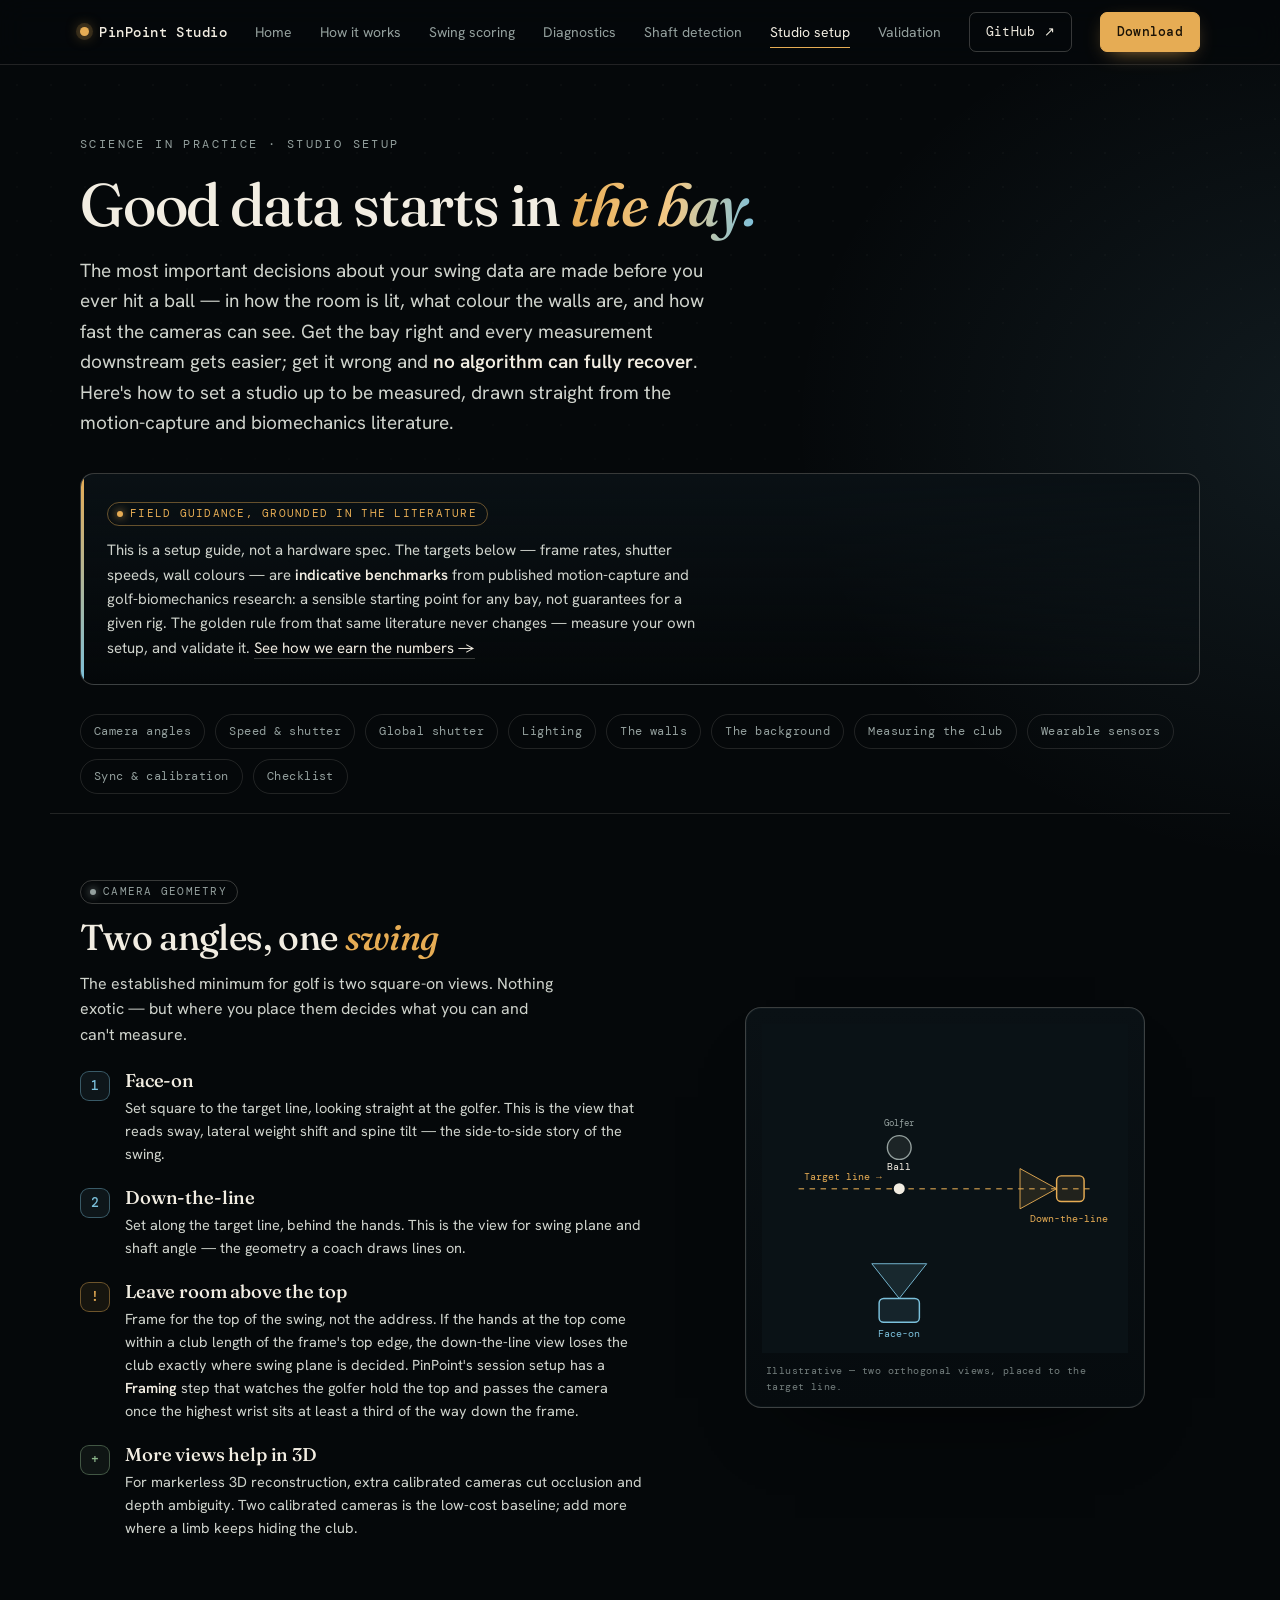
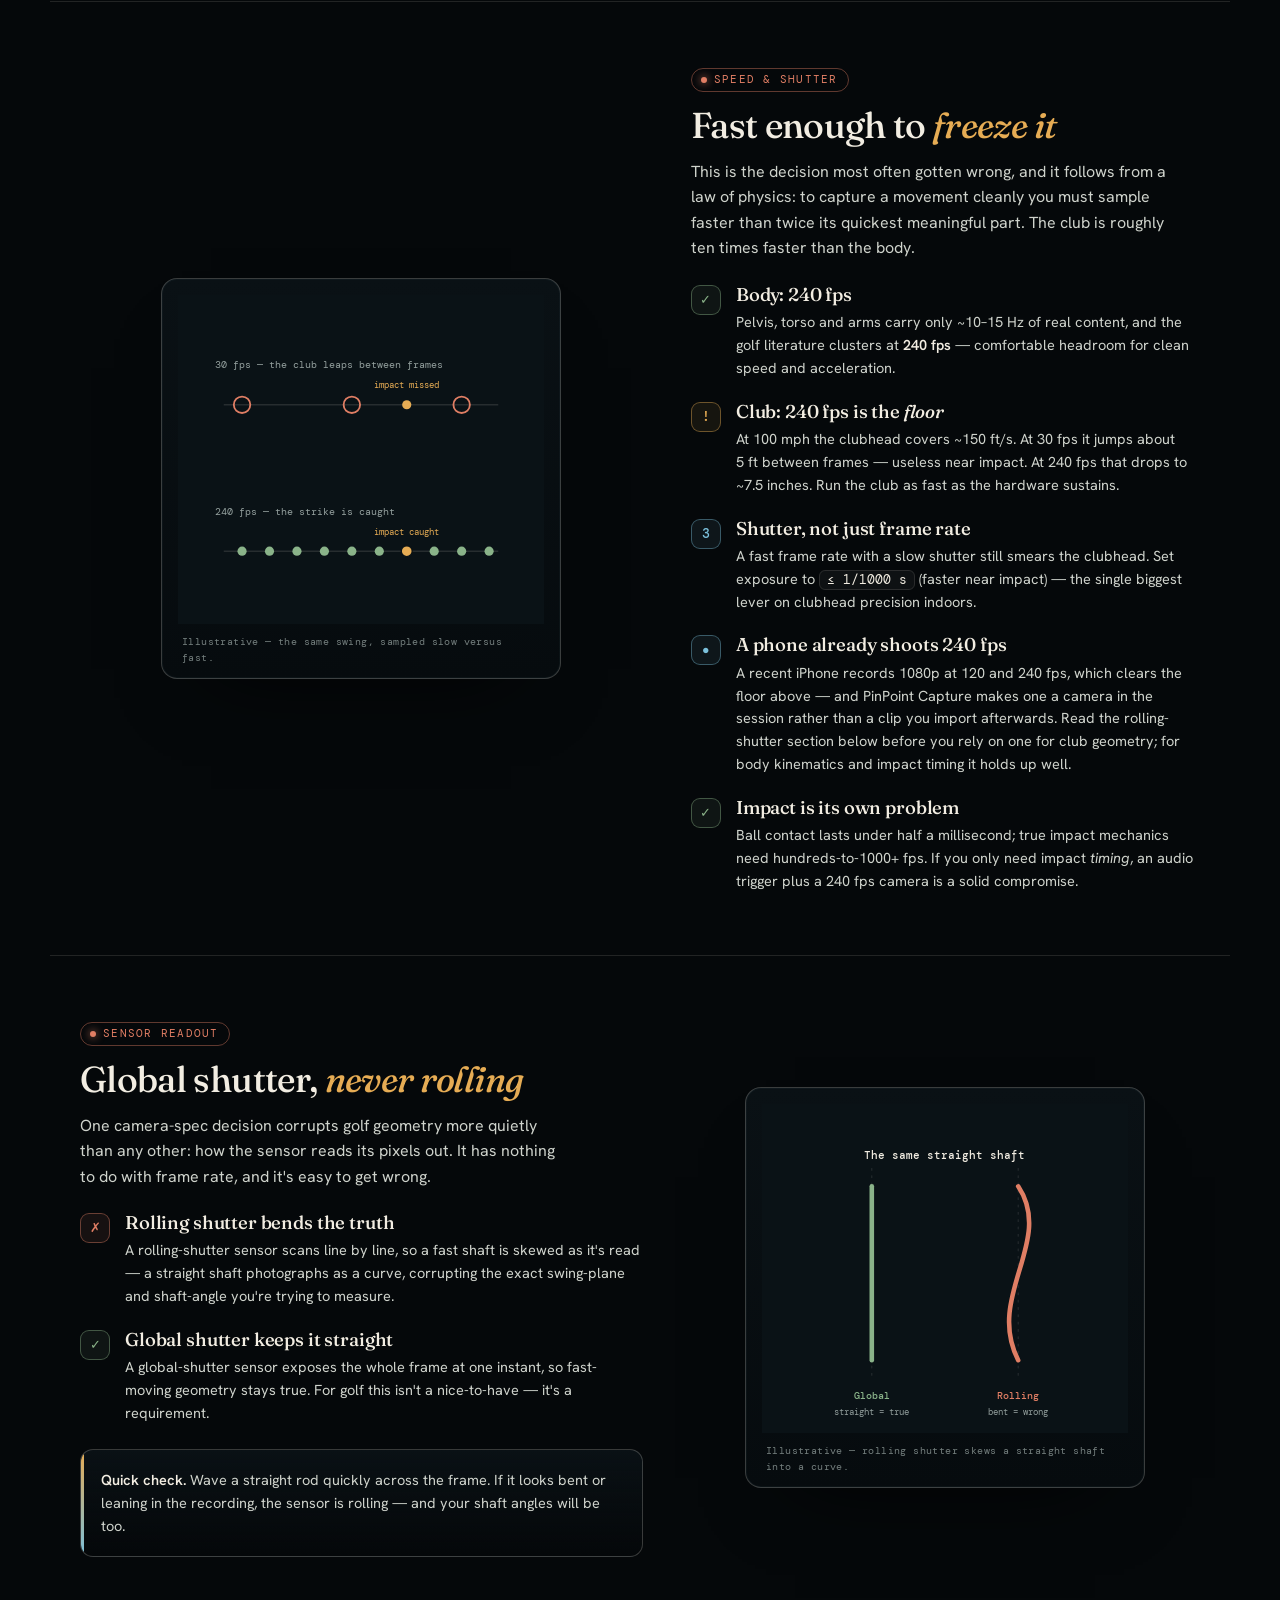
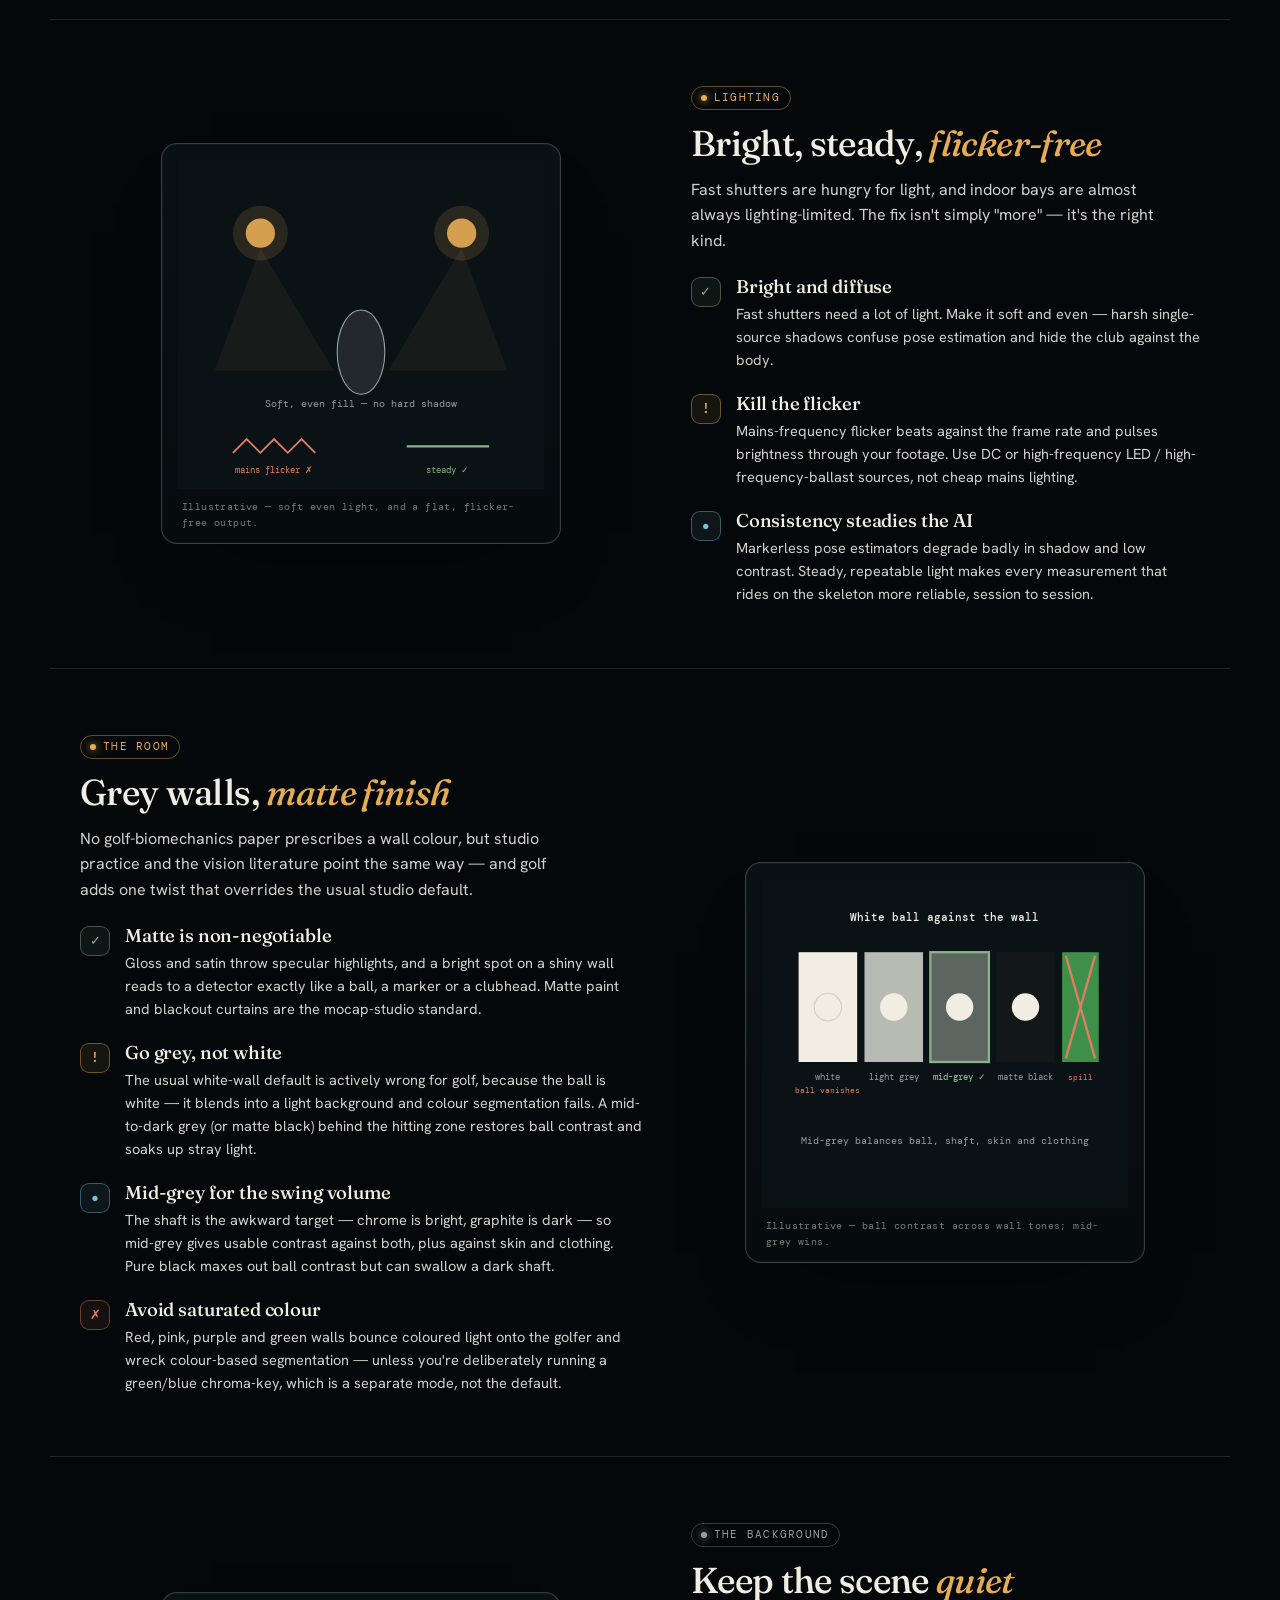
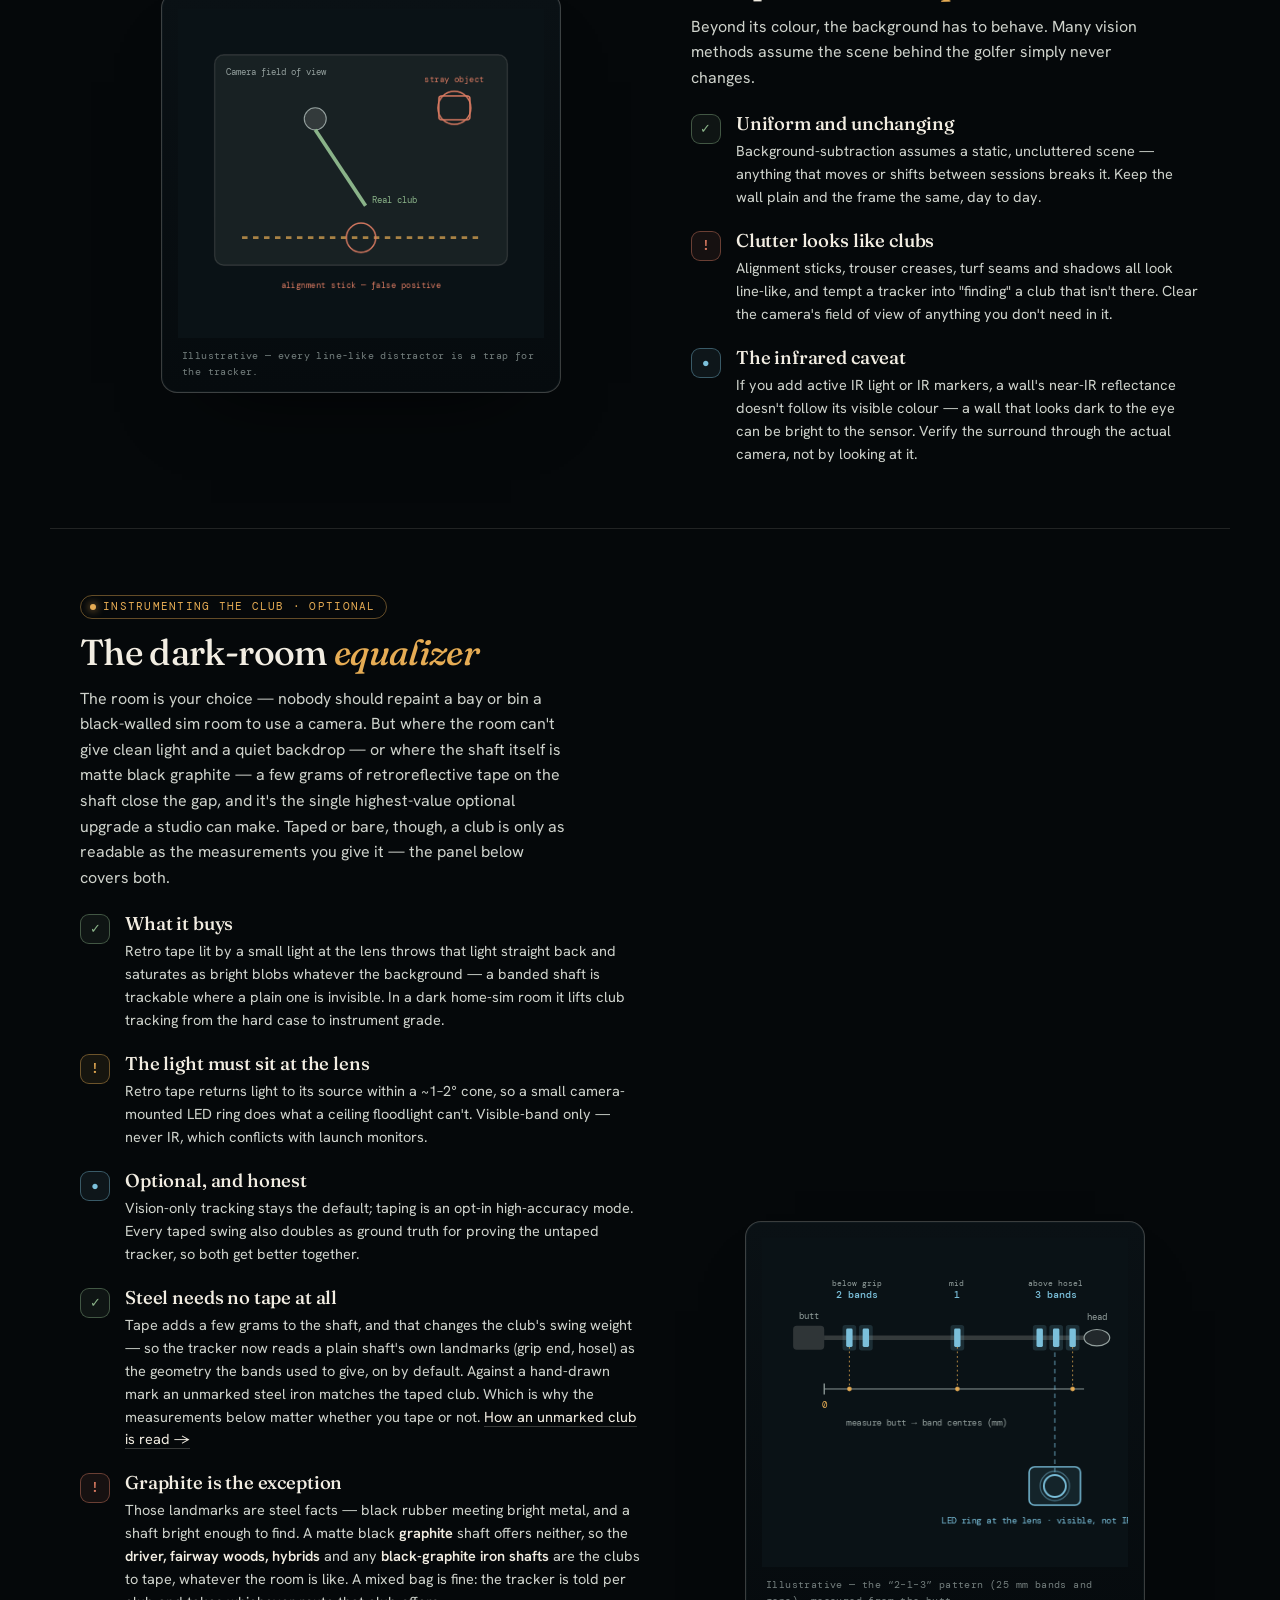
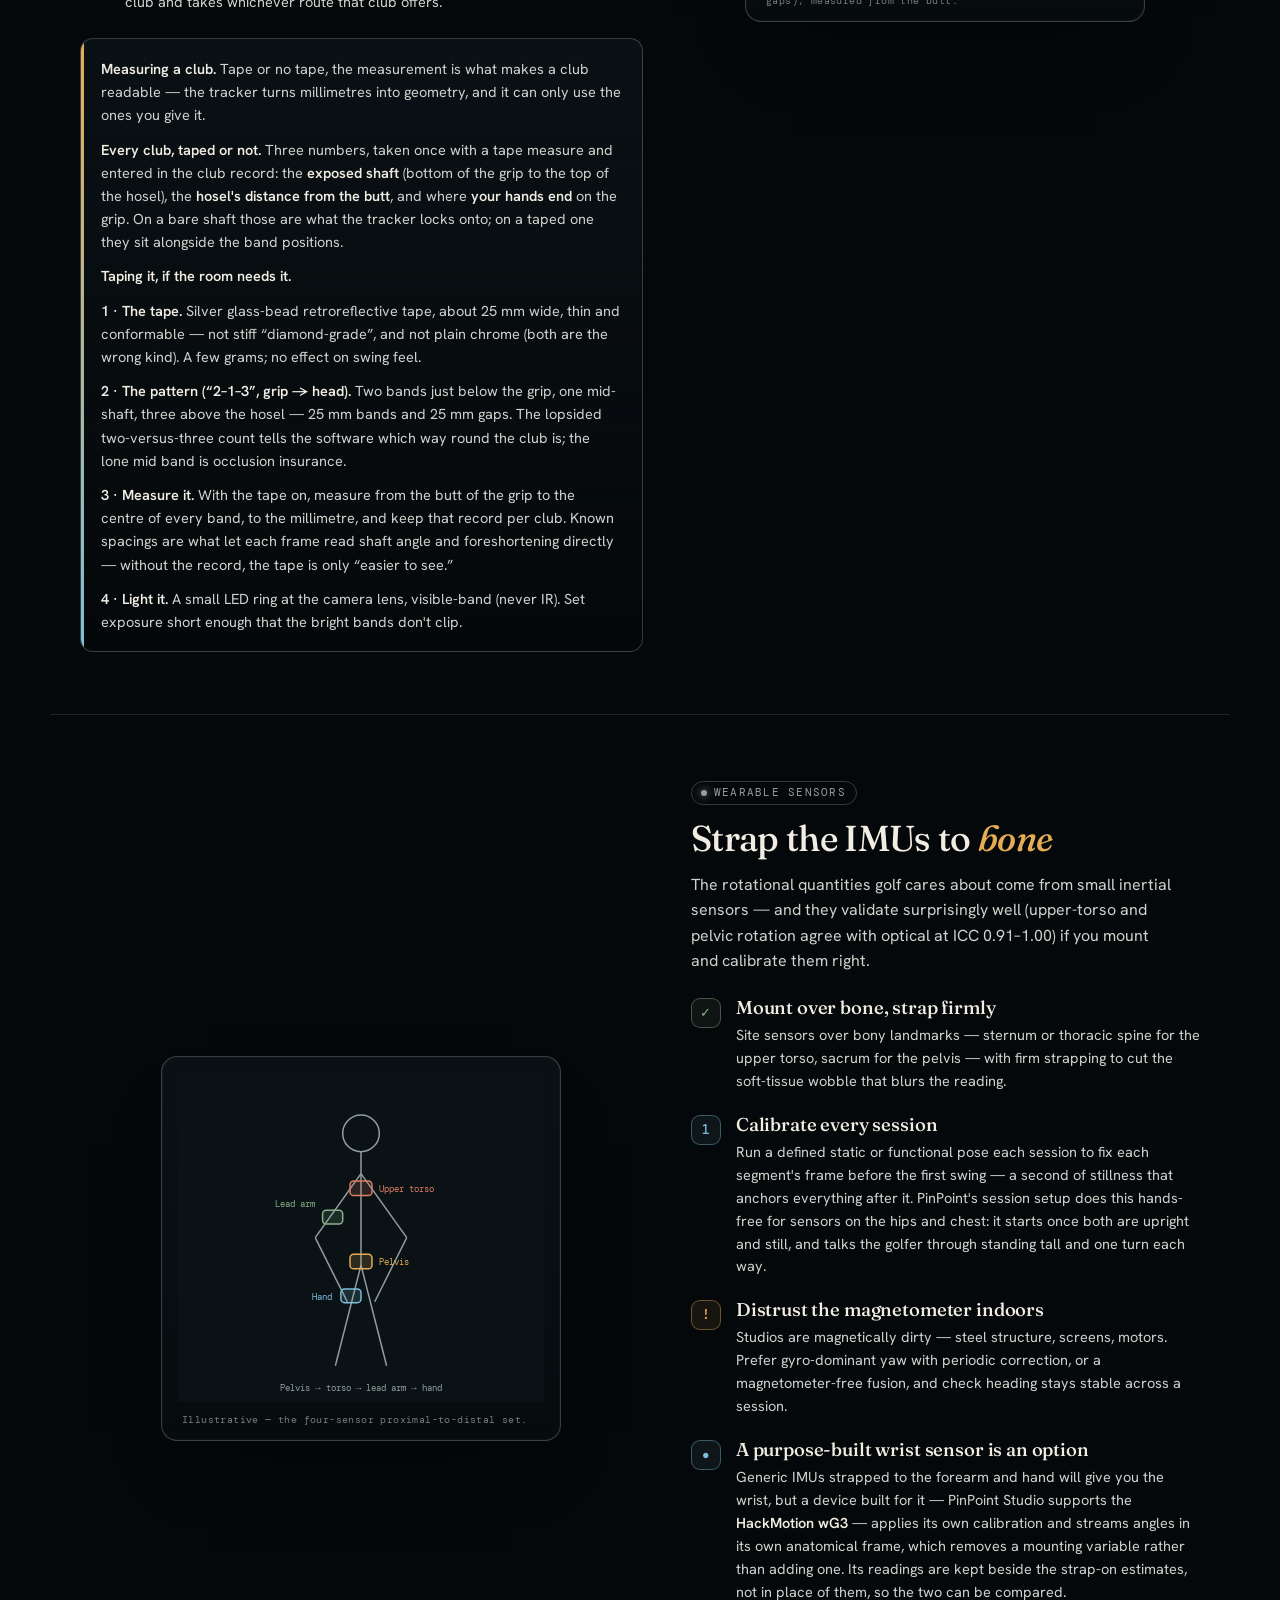
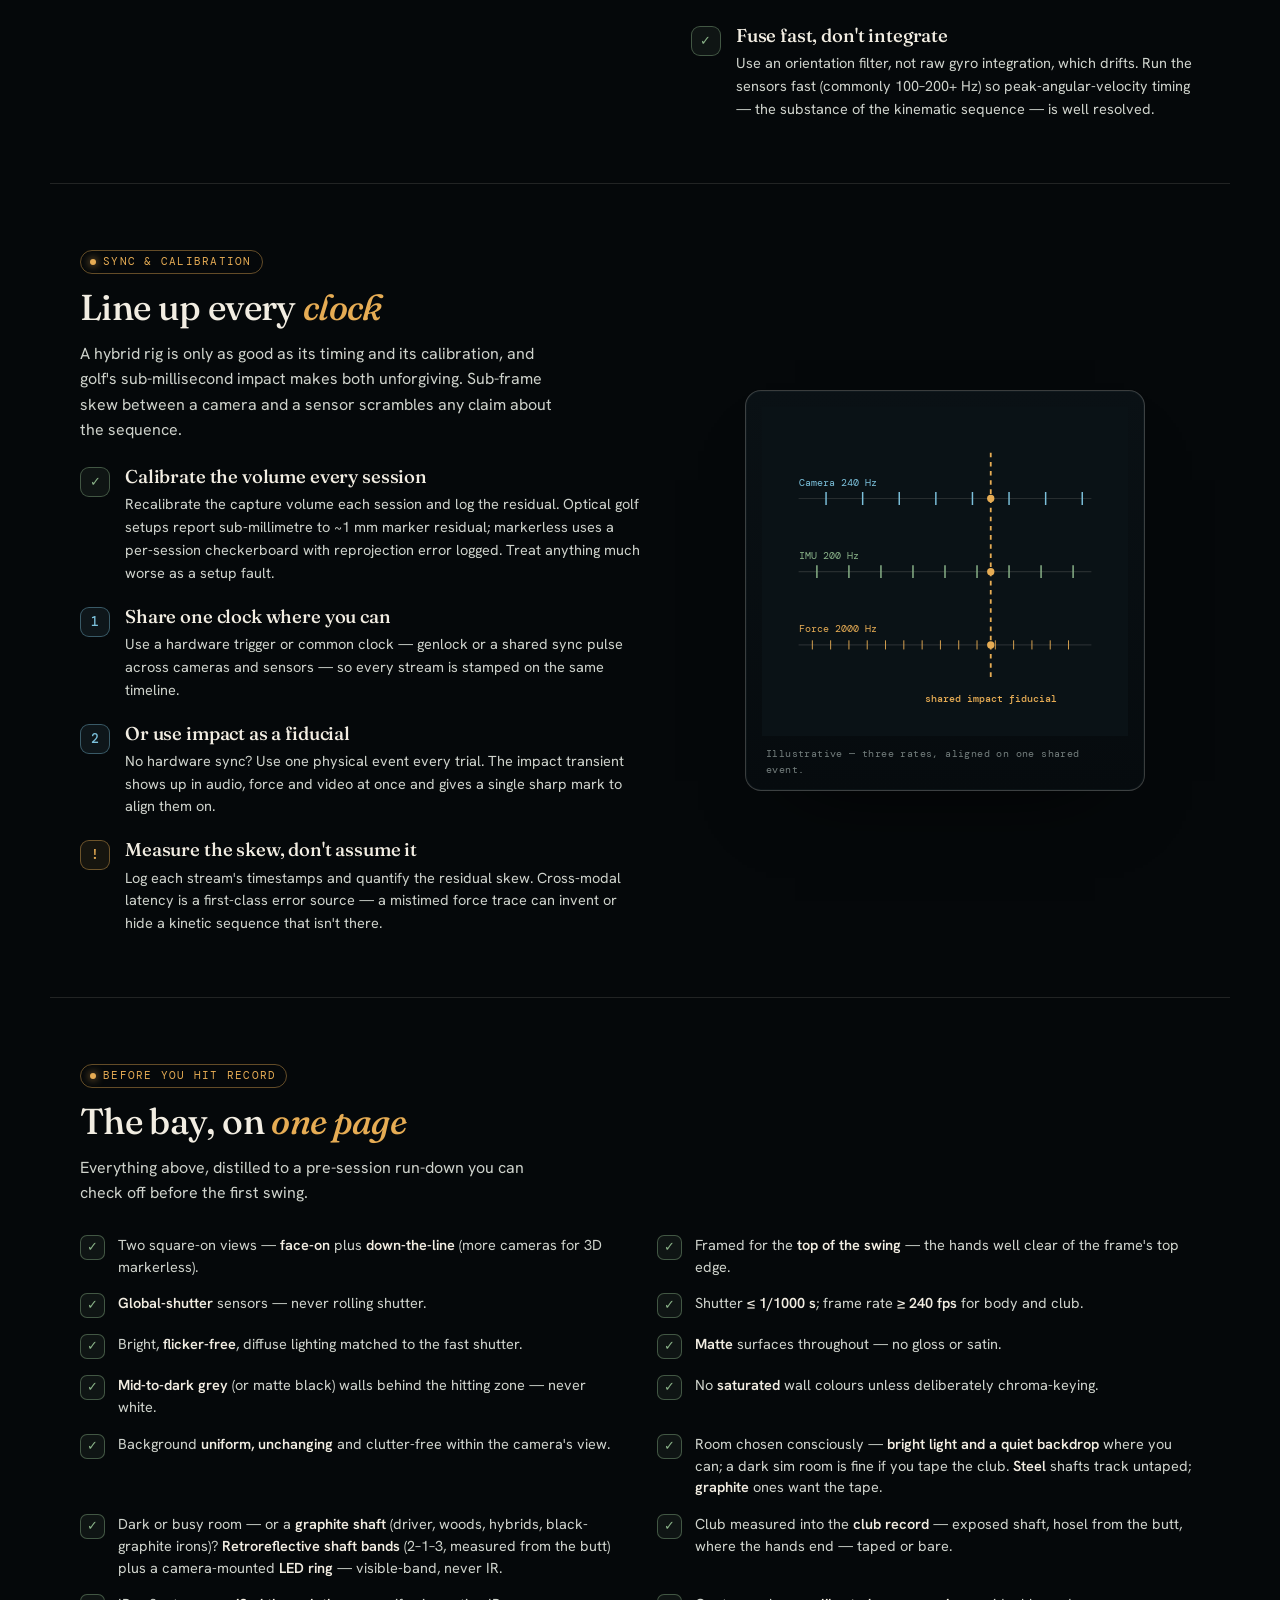
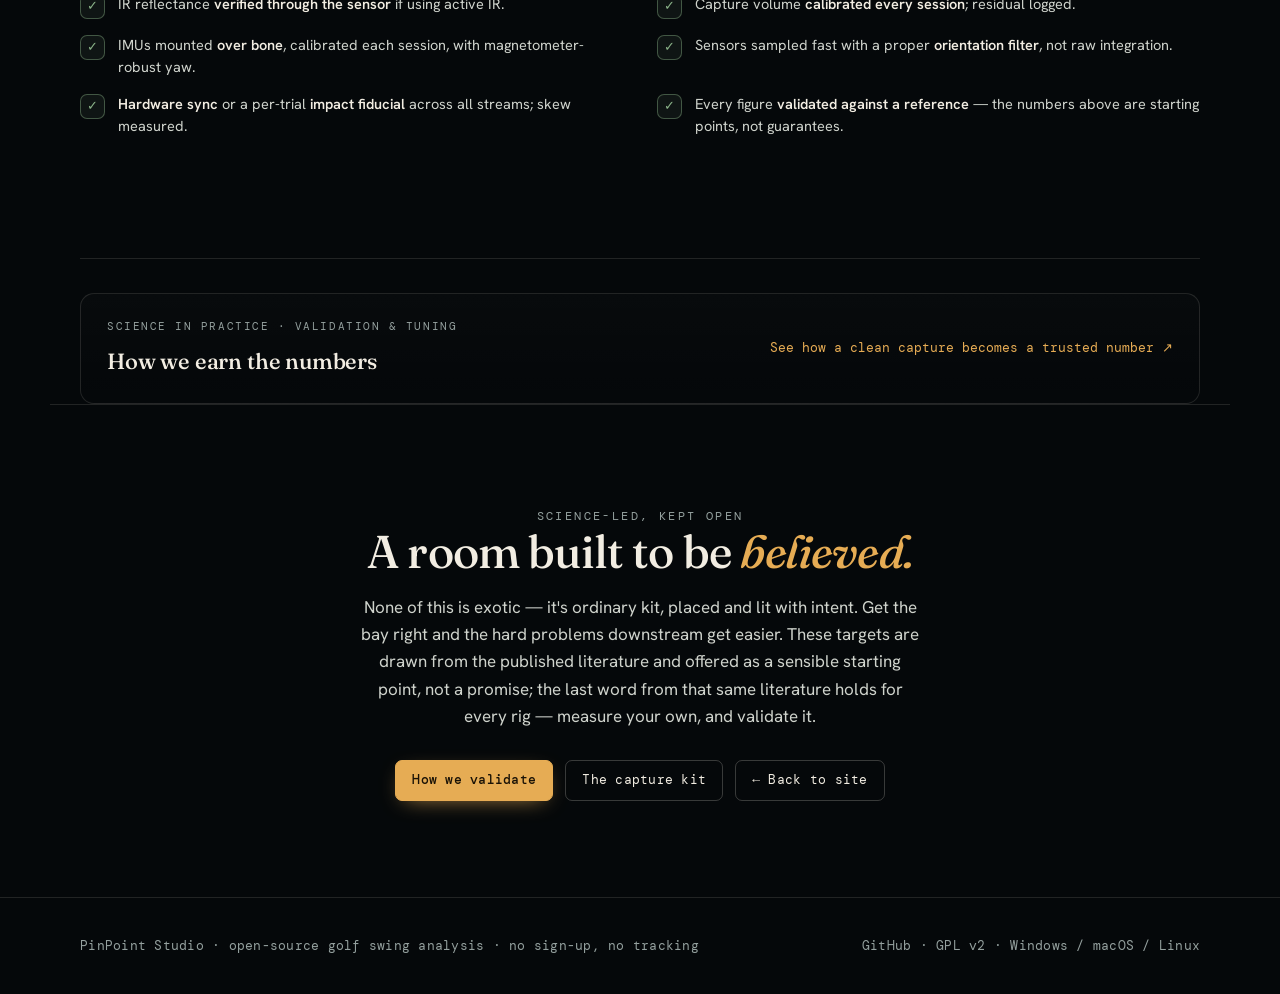
<file: science/studio-setup.html>
<!DOCTYPE html>
<html lang="en-GB">
<head>
<meta charset="UTF-8">
<meta name="viewport" content="width=device-width, initial-scale=1.0">
<title>Studio setup — building a bay to be measured — PinPoint Studio</title>
<meta name="description" content="How to set up an indoor golf studio for clean swing capture — camera angles, frame rate and shutter, global-shutter sensors, lighting, wall colour, retroreflective shaft tape for dark rooms and graphite shafts, the three measurements every club needs, IMU placement and synchronisation. Practical guidance grounded in the motion-capture and biomechanics literature.">
<link rel="preconnect" href="https://fonts.googleapis.com">
<link rel="preconnect" href="https://fonts.gstatic.com" crossorigin>
<link href="https://fonts.googleapis.com/css2?family=Fraunces:ital,opsz,wght@0,9..144,400;0,9..144,500;0,9..144,600;1,9..144,400;1,9..144,500&family=Hanken+Grotesk:wght@400;500;600;700&family=DM+Mono:wght@400;500&display=swap" rel="stylesheet">
<link rel="stylesheet" href="../assets/science.css">
</head>
<body>
<div class="page">

<header>
  <div class="wrap bar">
    <a class="mark" href="../index.html"><span class="dot"></span><b>PinPoint Studio</b></a>
    <nav class="navlinks">
      <a class="muted" href="../index.html">Home</a>
      <a class="muted" href="how-it-works.html">How it works</a>
      <a class="muted" href="swing-scoring.html">Swing scoring</a>
      <a class="muted" href="session-diagnostics.html">Diagnostics</a>
      <a class="muted" href="shaft-detection.html">Shaft detection</a>
      <a class="muted" href="studio-setup.html" aria-current="page">Studio setup</a>
      <a class="muted" href="validation.html">Validation</a>
      <a class="btn" href="https://github.com/PinPoint-Golf/PinPointStudio" target="_blank" rel="noopener">GitHub &#8599;</a>
      <a class="btn solid" href="../index.html#get">Download</a>
    </nav>
  </div>
</header>

<main>
  <!-- hero -->
  <section class="subhero wrap">
    <span class="eyebrow reveal">Science in practice &middot; Studio setup</span>
    <h1 class="reveal" style="--d:1">Good data starts in <em>the bay.</em></h1>
    <p class="lede reveal" style="--d:2">The most important decisions about your swing data are made before you ever hit a ball &mdash; in how the room is lit, what colour the walls are, and how fast the cameras can see. Get the bay right and every measurement downstream gets easier; get it wrong and <strong>no algorithm can fully recover</strong>. Here's how to set a studio up to be measured, drawn straight from the motion-capture and biomechanics literature.</p>
    <div class="notice reveal" style="--d:3">
      <span class="badge accent"><i></i>Field guidance, grounded in the literature</span>
      <p>This is a setup guide, not a hardware spec. The targets below &mdash; frame rates, shutter speeds, wall colours &mdash; are <strong>indicative benchmarks</strong> from published motion-capture and golf-biomechanics research: a sensible starting point for any bay, not guarantees for a given rig. The golden rule from that same literature never changes &mdash; measure your own setup, and validate it. <a class="ulink" href="validation.html">See how we earn the numbers &#8594;</a></p>
    </div>
    <nav class="contents reveal" style="--d:4" aria-label="On this page">
      <a href="#cameras">Camera angles</a>
      <a href="#speed">Speed &amp; shutter</a>
      <a href="#shutter">Global shutter</a>
      <a href="#light">Lighting</a>
      <a href="#walls">The walls</a>
      <a href="#background">The background</a>
      <a href="#instrument">Measuring the club</a>
      <a href="#sensors">Wearable sensors</a>
      <a href="#sync">Sync &amp; calibration</a>
      <a href="#checklist">Checklist</a>
    </nav>
  </section>

  <!-- 1. CAMERA GEOMETRY -->
  <section id="cameras" class="xsec reveal">
    <div class="xgrid">
      <div class="xcol">
        <span class="badge"><i></i>Camera geometry</span>
        <h2 class="xh">Two angles, one <em>swing</em></h2>
        <p class="xlede">The established minimum for golf is two square-on views. Nothing exotic &mdash; but where you place them decides what you can and can't measure.</p>
        <ul class="points">
          <li class="point"><span class="pi cyan">1</span><div><h4>Face-on</h4><p>Set square to the target line, looking straight at the golfer. This is the view that reads sway, lateral weight shift and spine tilt &mdash; the side-to-side story of the swing.</p></div></li>
          <li class="point"><span class="pi cyan">2</span><div><h4>Down-the-line</h4><p>Set along the target line, behind the hands. This is the view for swing plane and shaft angle &mdash; the geometry a coach draws lines on.</p></div></li>
          <li class="point"><span class="pi amber">!</span><div><h4>Leave room above the top</h4><p>Frame for the top of the swing, not the address. If the hands at the top come within a club length of the frame's top edge, the down-the-line view loses the club exactly where swing plane is decided. PinPoint's session setup has a <strong>Framing</strong> step that watches the golfer hold the top and passes the camera once the highest wrist sits at least a third of the way down the frame.</p></div></li>
          <li class="point"><span class="pi green">&#43;</span><div><h4>More views help in 3D</h4><p>For markerless 3D reconstruction, extra calibrated cameras cut occlusion and depth ambiguity. Two calibrated cameras is the low-cost baseline; add more where a limb keeps hiding the club.</p></div></li>
        </ul>
      </div>
      <div class="xv reveal">
        <svg viewBox="0 0 400 360" xmlns="http://www.w3.org/2000/svg">
          <rect width="400" height="360" fill="#0A1216"/>
          <line x1="40" y1="180" x2="360" y2="180" stroke="var(--accent)" stroke-width="1.5" stroke-dasharray="6 6" opacity="0.7"/>
          <text x="46" y="170" fill="var(--accent)" font-size="10.5">Target line &#8594;</text>
          <circle cx="150" cy="180" r="6" fill="var(--paper)"/>
          <text x="150" y="160" fill="var(--paper)" font-size="10.5" text-anchor="middle">Ball</text>
          <circle cx="150" cy="135" r="13" fill="rgba(242,237,226,.08)" stroke="var(--paper-dim)" stroke-width="1.5"/>
          <text x="150" y="112" fill="var(--paper-dim)" font-size="10" text-anchor="middle">Golfer</text>
          <!-- face-on camera below, looking up -->
          <g>
            <rect x="128" y="300" width="44" height="26" rx="5" fill="rgba(123,192,219,.1)" stroke="var(--club)" stroke-width="1.6"/>
            <polygon points="150,300 120,262 180,262" fill="rgba(123,192,219,.12)" stroke="var(--club)" stroke-width="1"/>
            <text x="150" y="342" fill="var(--club)" font-size="10.5" text-anchor="middle">Face-on</text>
          </g>
          <!-- down-the-line camera on the line, right, looking left -->
          <g>
            <rect x="322" y="166" width="30" height="28" rx="5" fill="rgba(230,172,84,.1)" stroke="var(--accent)" stroke-width="1.6"/>
            <polygon points="322,180 282,158 282,202" fill="rgba(230,172,84,.12)" stroke="var(--accent)" stroke-width="1"/>
            <text x="336" y="216" fill="var(--accent)" font-size="10.5" text-anchor="middle">Down-the-line</text>
          </g>
        </svg>
        <p class="figcap">Illustrative &mdash; two orthogonal views, placed to the target line.</p>
      </div>
    </div>
  </section>

  <!-- 2. SPEED & SHUTTER -->
  <section id="speed" class="xsec alt reveal">
    <div class="xgrid">
      <div class="xcol">
        <span class="badge warning"><i></i>Speed &amp; shutter</span>
        <h2 class="xh">Fast enough to <em>freeze it</em></h2>
        <p class="xlede">This is the decision most often gotten wrong, and it follows from a law of physics: to capture a movement cleanly you must sample faster than twice its quickest meaningful part. The club is roughly ten times faster than the body.</p>
        <ul class="points">
          <li class="point"><span class="pi green">&#10003;</span><div><h4>Body: 240 fps</h4><p>Pelvis, torso and arms carry only ~10&ndash;15&nbsp;Hz of real content, and the golf literature clusters at <strong>240&nbsp;fps</strong> &mdash; comfortable headroom for clean speed and acceleration.</p></div></li>
          <li class="point"><span class="pi amber">!</span><div><h4>Club: 240 fps is the <em>floor</em></h4><p>At 100&nbsp;mph the clubhead covers ~150&nbsp;ft/s. At 30&nbsp;fps it jumps about 5&nbsp;ft between frames &mdash; useless near impact. At 240&nbsp;fps that drops to ~7.5&nbsp;inches. Run the club as fast as the hardware sustains.</p></div></li>
          <li class="point"><span class="pi cyan">3</span><div><h4>Shutter, not just frame rate</h4><p>A fast frame rate with a slow shutter still smears the clubhead. Set exposure to <span class="formula">&le; 1/1000 s</span> (faster near impact) &mdash; the single biggest lever on clubhead precision indoors.</p></div></li>
          <li class="point"><span class="pi cyan">&#9679;</span><div><h4>A phone already shoots 240&nbsp;fps</h4><p>A recent iPhone records 1080p at 120 and 240&nbsp;fps, which clears the floor above &mdash; and PinPoint Capture makes one a camera in the session rather than a clip you import afterwards. Read the rolling-shutter section below before you rely on one for club geometry; for body kinematics and impact timing it holds up well.</p></div></li>
          <li class="point"><span class="pi green">&#10003;</span><div><h4>Impact is its own problem</h4><p>Ball contact lasts under half a millisecond; true impact mechanics need hundreds-to-1000+ fps. If you only need impact <em>timing</em>, an audio trigger plus a 240&nbsp;fps camera is a solid compromise.</p></div></li>
        </ul>
      </div>
      <div class="xv reveal">
        <svg viewBox="0 0 400 360" xmlns="http://www.w3.org/2000/svg">
          <rect width="400" height="360" fill="#0A1216"/>
          <!-- 30 fps track -->
          <text x="40" y="80" fill="var(--paper-dim)" font-size="11">30 fps &mdash; the club leaps between frames</text>
          <line x1="50" y1="120" x2="350" y2="120" stroke="rgba(242,237,226,.12)" stroke-width="1.5"/>
          <circle cx="70" cy="120" r="9" fill="none" stroke="var(--thorax)" stroke-width="2"/>
          <circle cx="190" cy="120" r="9" fill="none" stroke="var(--thorax)" stroke-width="2"/>
          <circle cx="310" cy="120" r="9" fill="none" stroke="var(--thorax)" stroke-width="2"/>
          <circle cx="250" cy="120" r="5" fill="var(--accent)"/>
          <text x="250" y="102" fill="var(--accent)" font-size="9.5" text-anchor="middle">impact missed</text>
          <!-- 240 fps track -->
          <text x="40" y="240" fill="var(--paper-dim)" font-size="11">240 fps &mdash; the strike is caught</text>
          <line x1="50" y1="280" x2="350" y2="280" stroke="rgba(242,237,226,.12)" stroke-width="1.5"/>
          <g fill="var(--arm)">
            <circle cx="70" cy="280" r="5"/><circle cx="100" cy="280" r="5"/><circle cx="130" cy="280" r="5"/>
            <circle cx="160" cy="280" r="5"/><circle cx="190" cy="280" r="5"/><circle cx="220" cy="280" r="5"/>
            <circle cx="280" cy="280" r="5"/><circle cx="310" cy="280" r="5"/><circle cx="340" cy="280" r="5"/>
          </g>
          <circle cx="250" cy="280" r="6" fill="var(--accent)" stroke="#0A1216" stroke-width="1.5"/>
          <text x="250" y="262" fill="var(--accent)" font-size="9.5" text-anchor="middle">impact caught</text>
        </svg>
        <p class="figcap">Illustrative &mdash; the same swing, sampled slow versus fast.</p>
      </div>
    </div>
  </section>

  <!-- 3. GLOBAL SHUTTER -->
  <section id="shutter" class="xsec reveal">
    <div class="xgrid">
      <div class="xcol">
        <span class="badge warning"><i></i>Sensor readout</span>
        <h2 class="xh">Global shutter, <em>never rolling</em></h2>
        <p class="xlede">One camera-spec decision corrupts golf geometry more quietly than any other: how the sensor reads its pixels out. It has nothing to do with frame rate, and it's easy to get wrong.</p>
        <ul class="points">
          <li class="point"><span class="pi coral">&#10007;</span><div><h4>Rolling shutter bends the truth</h4><p>A rolling-shutter sensor scans line by line, so a fast shaft is skewed as it's read &mdash; a straight shaft photographs as a curve, corrupting the exact swing-plane and shaft-angle you're trying to measure.</p></div></li>
          <li class="point"><span class="pi green">&#10003;</span><div><h4>Global shutter keeps it straight</h4><p>A global-shutter sensor exposes the whole frame at one instant, so fast-moving geometry stays true. For golf this isn't a nice-to-have &mdash; it's a requirement.</p></div></li>
        </ul>
        <div class="callout"><p><strong>Quick check.</strong> Wave a straight rod quickly across the frame. If it looks bent or leaning in the recording, the sensor is rolling &mdash; and your shaft angles will be too.</p></div>
      </div>
      <div class="xv reveal">
        <svg viewBox="0 0 400 360" xmlns="http://www.w3.org/2000/svg">
          <rect width="400" height="360" fill="#0A1216"/>
          <line x1="120" y1="70" x2="120" y2="300" stroke="rgba(242,237,226,.14)" stroke-width="1" stroke-dasharray="3 5"/>
          <line x1="280" y1="70" x2="280" y2="300" stroke="rgba(242,237,226,.14)" stroke-width="1" stroke-dasharray="3 5"/>
          <line x1="120" y1="90" x2="120" y2="280" stroke="var(--arm)" stroke-width="5" stroke-linecap="round"/>
          <text x="120" y="322" fill="var(--arm)" font-size="11" text-anchor="middle" font-weight="500">Global</text>
          <text x="120" y="340" fill="var(--paper-dim)" font-size="9.5" text-anchor="middle">straight = true</text>
          <path d="M 280 90 C 320 150, 244 210, 280 280" fill="none" stroke="var(--thorax)" stroke-width="5" stroke-linecap="round"/>
          <text x="280" y="322" fill="var(--thorax)" font-size="11" text-anchor="middle" font-weight="500">Rolling</text>
          <text x="280" y="340" fill="var(--paper-dim)" font-size="9.5" text-anchor="middle">bent = wrong</text>
          <text x="200" y="60" fill="var(--paper)" font-size="12" text-anchor="middle" font-weight="500">The same straight shaft</text>
        </svg>
        <p class="figcap">Illustrative &mdash; rolling shutter skews a straight shaft into a curve.</p>
      </div>
    </div>
  </section>

  <!-- 4. LIGHTING -->
  <section id="light" class="xsec alt reveal">
    <div class="xgrid">
      <div class="xcol">
        <span class="badge accent"><i></i>Lighting</span>
        <h2 class="xh">Bright, steady, <em>flicker-free</em></h2>
        <p class="xlede">Fast shutters are hungry for light, and indoor bays are almost always lighting-limited. The fix isn't simply "more" &mdash; it's the right kind.</p>
        <ul class="points">
          <li class="point"><span class="pi green">&#10003;</span><div><h4>Bright and diffuse</h4><p>Fast shutters need a lot of light. Make it soft and even &mdash; harsh single-source shadows confuse pose estimation and hide the club against the body.</p></div></li>
          <li class="point"><span class="pi amber">!</span><div><h4>Kill the flicker</h4><p>Mains-frequency flicker beats against the frame rate and pulses brightness through your footage. Use DC or high-frequency LED / high-frequency-ballast sources, not cheap mains lighting.</p></div></li>
          <li class="point"><span class="pi cyan">&#9679;</span><div><h4>Consistency steadies the AI</h4><p>Markerless pose estimators degrade badly in shadow and low contrast. Steady, repeatable light makes every measurement that rides on the skeleton more reliable, session to session.</p></div></li>
        </ul>
      </div>
      <div class="xv reveal">
        <svg viewBox="0 0 400 360" xmlns="http://www.w3.org/2000/svg">
          <rect width="400" height="360" fill="#0A1216"/>
          <!-- two soft sources -->
          <circle cx="90" cy="80" r="16" fill="rgba(230,172,84,.9)"/>
          <circle cx="90" cy="80" r="30" fill="rgba(230,172,84,.14)"/>
          <polygon points="90,96 40,230 170,230" fill="rgba(230,172,84,.06)"/>
          <circle cx="310" cy="80" r="16" fill="rgba(230,172,84,.9)"/>
          <circle cx="310" cy="80" r="30" fill="rgba(230,172,84,.14)"/>
          <polygon points="310,96 230,230 360,230" fill="rgba(230,172,84,.06)"/>
          <ellipse cx="200" cy="210" rx="26" ry="46" fill="rgba(242,237,226,.1)" stroke="var(--paper-dim)" stroke-width="1.2"/>
          <text x="200" y="270" fill="var(--paper-dim)" font-size="10.5" text-anchor="middle">Soft, even fill &mdash; no hard shadow</text>
          <!-- flicker vs steady -->
          <path d="M 60 320 L 75 305 L 90 320 L 105 305 L 120 320 L 135 305 L 150 320" fill="none" stroke="var(--thorax)" stroke-width="2"/>
          <text x="105" y="342" fill="var(--thorax)" font-size="9.5" text-anchor="middle">mains flicker &#10007;</text>
          <line x1="250" y1="313" x2="340" y2="313" stroke="var(--arm)" stroke-width="2.5"/>
          <text x="295" y="342" fill="var(--arm)" font-size="9.5" text-anchor="middle">steady &#10003;</text>
        </svg>
        <p class="figcap">Illustrative &mdash; soft even light, and a flat, flicker-free output.</p>
      </div>
    </div>
  </section>

  <!-- 5. THE WALLS -->
  <section id="walls" class="xsec reveal">
    <div class="xgrid">
      <div class="xcol">
        <span class="badge accent"><i></i>The room</span>
        <h2 class="xh">Grey walls, <em>matte finish</em></h2>
        <p class="xlede">No golf-biomechanics paper prescribes a wall colour, but studio practice and the vision literature point the same way &mdash; and golf adds one twist that overrides the usual studio default.</p>
        <ul class="points">
          <li class="point"><span class="pi green">&#10003;</span><div><h4>Matte is non-negotiable</h4><p>Gloss and satin throw specular highlights, and a bright spot on a shiny wall reads to a detector exactly like a ball, a marker or a clubhead. Matte paint and blackout curtains are the mocap-studio standard.</p></div></li>
          <li class="point"><span class="pi amber">!</span><div><h4>Go grey, not white</h4><p>The usual white-wall default is actively wrong for golf, because the ball is white &mdash; it blends into a light background and colour segmentation fails. A mid-to-dark grey (or matte black) behind the hitting zone restores ball contrast and soaks up stray light.</p></div></li>
          <li class="point"><span class="pi cyan">&#9679;</span><div><h4>Mid-grey for the swing volume</h4><p>The shaft is the awkward target &mdash; chrome is bright, graphite is dark &mdash; so mid-grey gives usable contrast against both, plus against skin and clothing. Pure black maxes out ball contrast but can swallow a dark shaft.</p></div></li>
          <li class="point"><span class="pi coral">&#10007;</span><div><h4>Avoid saturated colour</h4><p>Red, pink, purple and green walls bounce coloured light onto the golfer and wreck colour-based segmentation &mdash; unless you're deliberately running a green/blue chroma-key, which is a separate mode, not the default.</p></div></li>
        </ul>
      </div>
      <div class="xv reveal">
        <svg viewBox="0 0 400 360" xmlns="http://www.w3.org/2000/svg">
          <rect width="400" height="360" fill="#0A1216"/>
          <text x="200" y="46" fill="var(--paper)" font-size="12" text-anchor="middle" font-weight="500">White ball against the wall</text>
          <!-- swatch scale -->
          <g>
            <rect x="40" y="80" width="64" height="120" fill="#F2EDE2"/>
            <circle cx="72" cy="140" r="15" fill="#F2EDE2" stroke="#D8D2C5" stroke-width="1.5"/>
            <text x="72" y="220" fill="var(--paper-dim)" font-size="9.5" text-anchor="middle">white</text>
            <text x="72" y="234" fill="var(--thorax)" font-size="9" text-anchor="middle">ball vanishes</text>
          </g>
          <g>
            <rect x="112" y="80" width="64" height="120" fill="#B7BBB4"/>
            <circle cx="144" cy="140" r="15" fill="#F2EDE2"/>
            <text x="144" y="220" fill="var(--paper-dim)" font-size="9.5" text-anchor="middle">light grey</text>
          </g>
          <g>
            <rect x="184" y="80" width="64" height="120" fill="#5C6560"/>
            <circle cx="216" cy="140" r="15" fill="#F2EDE2"/>
            <rect x="184" y="80" width="64" height="120" fill="none" stroke="var(--arm)" stroke-width="2.5"/>
            <text x="216" y="220" fill="var(--arm)" font-size="9.5" text-anchor="middle" font-weight="500">mid-grey &#10003;</text>
          </g>
          <g>
            <rect x="256" y="80" width="64" height="120" fill="#12181A"/>
            <circle cx="288" cy="140" r="15" fill="#F2EDE2"/>
            <text x="288" y="220" fill="var(--paper-dim)" font-size="9.5" text-anchor="middle">matte black</text>
          </g>
          <!-- saturated reject -->
          <g>
            <rect x="328" y="80" width="40" height="120" fill="#3f8f4a"/>
            <line x1="332" y1="84" x2="364" y2="196" stroke="var(--thorax)" stroke-width="2.5"/>
            <line x1="364" y1="84" x2="332" y2="196" stroke="var(--thorax)" stroke-width="2.5"/>
            <text x="348" y="220" fill="var(--thorax)" font-size="9" text-anchor="middle">spill</text>
          </g>
          <text x="200" y="290" fill="var(--paper-dim)" font-size="10.5" text-anchor="middle">Mid-grey balances ball, shaft, skin and clothing</text>
        </svg>
        <p class="figcap">Illustrative &mdash; ball contrast across wall tones; mid-grey wins.</p>
      </div>
    </div>
  </section>

  <!-- 6. THE BACKGROUND -->
  <section id="background" class="xsec alt reveal">
    <div class="xgrid">
      <div class="xcol">
        <span class="badge"><i></i>The background</span>
        <h2 class="xh">Keep the scene <em>quiet</em></h2>
        <p class="xlede">Beyond its colour, the background has to behave. Many vision methods assume the scene behind the golfer simply never changes.</p>
        <ul class="points">
          <li class="point"><span class="pi green">&#10003;</span><div><h4>Uniform and unchanging</h4><p>Background-subtraction assumes a static, uncluttered scene &mdash; anything that moves or shifts between sessions breaks it. Keep the wall plain and the frame the same, day to day.</p></div></li>
          <li class="point"><span class="pi coral">!</span><div><h4>Clutter looks like clubs</h4><p>Alignment sticks, trouser creases, turf seams and shadows all look line-like, and tempt a tracker into "finding" a club that isn't there. Clear the camera's field of view of anything you don't need in it.</p></div></li>
          <li class="point"><span class="pi cyan">&#9679;</span><div><h4>The infrared caveat</h4><p>If you add active IR light or IR markers, a wall's near-IR reflectance doesn't follow its visible colour &mdash; a wall that looks dark to the eye can be bright to the sensor. Verify the surround through the actual camera, not by looking at it.</p></div></li>
        </ul>
      </div>
      <div class="xv reveal">
        <svg viewBox="0 0 400 360" xmlns="http://www.w3.org/2000/svg">
          <rect width="400" height="360" fill="#0A1216"/>
          <rect x="40" y="50" width="320" height="230" rx="10" fill="rgba(92,101,96,.18)" stroke="var(--line)" stroke-width="1.5"/>
          <text x="52" y="72" fill="var(--paper-dim)" font-size="10">Camera field of view</text>
          <!-- golfer + real club -->
          <circle cx="150" cy="120" r="12" fill="rgba(242,237,226,.12)" stroke="var(--paper-dim)" stroke-width="1.2"/>
          <line x1="150" y1="132" x2="205" y2="215" stroke="var(--arm)" stroke-width="4"/>
          <text x="212" y="212" fill="var(--arm)" font-size="10">Real club</text>
          <!-- clutter false positives -->
          <line x1="70" y1="250" x2="330" y2="250" stroke="var(--pelvis)" stroke-width="3" stroke-dasharray="6 6" opacity="0.7"/>
          <circle cx="200" cy="250" r="16" fill="none" stroke="var(--thorax)" stroke-width="1.5"/>
          <text x="200" y="305" fill="var(--thorax)" font-size="9.5" text-anchor="middle">alignment stick &mdash; false positive</text>
          <rect x="285" y="95" width="34" height="26" rx="3" fill="none" stroke="var(--thorax)" stroke-width="1.5"/>
          <circle cx="302" cy="108" r="18" fill="none" stroke="var(--thorax)" stroke-width="1.5"/>
          <text x="302" y="80" fill="var(--thorax)" font-size="9.5" text-anchor="middle">stray object</text>
        </svg>
        <p class="figcap">Illustrative &mdash; every line-like distractor is a trap for the tracker.</p>
      </div>
    </div>
  </section>

  <!-- 6b. INSTRUMENTING THE CLUB -->
  <section id="instrument" class="xsec reveal">
    <div class="xgrid">
      <div class="xcol">
        <span class="badge accent"><i></i>Instrumenting the club &middot; optional</span>
        <h2 class="xh">The dark-room <em>equalizer</em></h2>
        <p class="xlede">The room is your choice &mdash; nobody should repaint a bay or bin a black-walled sim room to use a camera. But where the room can't give clean light and a quiet backdrop &mdash; or where the shaft itself is matte black graphite &mdash; a few grams of retroreflective tape on the shaft close the gap, and it's the single highest-value optional upgrade a studio can make. Taped or bare, though, a club is only as readable as the measurements you give it &mdash; the panel below covers both.</p>
        <ul class="points">
          <li class="point"><span class="pi green">&#10003;</span><div><h4>What it buys</h4><p>Retro tape lit by a small light at the lens throws that light straight back and saturates as bright blobs whatever the background &mdash; a banded shaft is trackable where a plain one is invisible. In a dark home-sim room it lifts club tracking from the hard case to instrument grade.</p></div></li>
          <li class="point"><span class="pi amber">!</span><div><h4>The light must sit at the lens</h4><p>Retro tape returns light to its source within a ~1&ndash;2&deg; cone, so a small camera-mounted LED ring does what a ceiling floodlight can't. Visible-band only &mdash; never IR, which conflicts with launch monitors.</p></div></li>
          <li class="point"><span class="pi cyan">&#9679;</span><div><h4>Optional, and honest</h4><p>Vision-only tracking stays the default; taping is an opt-in high-accuracy mode. Every taped swing also doubles as ground truth for proving the untaped tracker, so both get better together.</p></div></li>
          <li class="point"><span class="pi green">&#10003;</span><div><h4>Steel needs no tape at all</h4><p>Tape adds a few grams to the shaft, and that changes the club's swing weight &mdash; so the tracker now reads a plain shaft's own landmarks (grip end, hosel) as the geometry the bands used to give, on by default. Against a hand-drawn mark an unmarked steel iron matches the taped club. Which is why the measurements below matter whether you tape or not. <a class="ulink" href="shaft-detection.html#unmarked">How an unmarked club is read &#8594;</a></p></div></li>
          <li class="point"><span class="pi coral">!</span><div><h4>Graphite is the exception</h4><p>Those landmarks are steel facts &mdash; black rubber meeting bright metal, and a shaft bright enough to find. A matte black <strong>graphite</strong> shaft offers neither, so the <strong>driver, fairway woods, hybrids</strong> and any <strong>black-graphite iron shafts</strong> are the clubs to tape, whatever the room is like. A mixed bag is fine: the tracker is told per club and takes whichever route that club offers.</p></div></li>
        </ul>
        <div class="callout" id="markup">
          <p><strong>Measuring a club.</strong> Tape or no tape, the measurement is what makes a club readable &mdash; the tracker turns millimetres into geometry, and it can only use the ones you give it.</p>
          <p style="margin-top:11px"><strong>Every club, taped or not.</strong> Three numbers, taken once with a tape measure and entered in the club record: the <strong>exposed shaft</strong> (bottom of the grip to the top of the hosel), the <strong>hosel's distance from the butt</strong>, and where <strong>your hands end</strong> on the grip. On a bare shaft those are what the tracker locks onto; on a taped one they sit alongside the band positions.</p>
          <p style="margin-top:11px"><strong>Taping it, if the room needs it.</strong></p>
          <p style="margin-top:11px"><strong>1 &middot; The tape.</strong> Silver glass-bead retroreflective tape, about 25&nbsp;mm wide, thin and conformable &mdash; not stiff &ldquo;diamond-grade&rdquo;, and not plain chrome (both are the wrong kind). A few grams; no effect on swing feel.</p>
          <p style="margin-top:11px"><strong>2 &middot; The pattern (&ldquo;2&ndash;1&ndash;3&rdquo;, grip&nbsp;&#8594;&nbsp;head).</strong> Two bands just below the grip, one mid-shaft, three above the hosel &mdash; 25&nbsp;mm bands and 25&nbsp;mm gaps. The lopsided two-versus-three count tells the software which way round the club is; the lone mid band is occlusion insurance.</p>
          <p style="margin-top:11px"><strong>3 &middot; Measure it.</strong> With the tape on, measure from the butt of the grip to the centre of every band, to the millimetre, and keep that record per club. Known spacings are what let each frame read shaft angle and foreshortening directly &mdash; without the record, the tape is only &ldquo;easier to see.&rdquo;</p>
          <p style="margin-top:11px"><strong>4 &middot; Light it.</strong> A small LED ring at the camera lens, visible-band (never IR). Set exposure short enough that the bright bands don't clip.</p>
        </div>
      </div>
      <div class="xv reveal">
        <svg viewBox="0 0 400 360" xmlns="http://www.w3.org/2000/svg">
          <rect width="400" height="360" fill="#0A1216"/>
          <rect x="34" y="96" width="34" height="26" rx="4" fill="rgba(242,237,226,.16)"/>
          <text x="51" y="88" fill="var(--paper-dim)" font-size="9.5" text-anchor="middle">butt</text>
          <line x1="68" y1="109" x2="352" y2="109" stroke="rgba(242,237,226,.18)" stroke-width="5"/>
          <ellipse cx="366" cy="109" rx="14" ry="9" fill="rgba(242,237,226,.10)" stroke="var(--paper-dim)" stroke-width="1.3"/>
          <text x="366" y="90" fill="var(--paper-dim)" font-size="9.5" text-anchor="middle">head</text>
          <g fill="rgba(123,192,219,.16)">
            <rect x="88" y="95" width="15" height="28" rx="3"/><rect x="106" y="95" width="15" height="28" rx="3"/>
            <rect x="206" y="95" width="15" height="28" rx="3"/>
            <rect x="296" y="95" width="15" height="28" rx="3"/><rect x="314" y="95" width="15" height="28" rx="3"/><rect x="332" y="95" width="15" height="28" rx="3"/>
          </g>
          <g fill="var(--club)">
            <rect x="92" y="99" width="7" height="20" rx="1.5"/><rect x="110" y="99" width="7" height="20" rx="1.5"/>
            <rect x="210" y="99" width="7" height="20" rx="1.5"/>
            <rect x="300" y="99" width="7" height="20" rx="1.5"/><rect x="318" y="99" width="7" height="20" rx="1.5"/><rect x="336" y="99" width="7" height="20" rx="1.5"/>
          </g>
          <text x="104" y="66" fill="var(--club)" font-size="11" text-anchor="middle" font-weight="500">2 bands</text>
          <text x="213" y="66" fill="var(--club)" font-size="11" text-anchor="middle" font-weight="500">1</text>
          <text x="321" y="66" fill="var(--club)" font-size="11" text-anchor="middle" font-weight="500">3 bands</text>
          <text x="104" y="52" fill="var(--paper-dim)" font-size="9" text-anchor="middle">below grip</text>
          <text x="213" y="52" fill="var(--paper-dim)" font-size="9" text-anchor="middle">mid</text>
          <text x="321" y="52" fill="var(--paper-dim)" font-size="9" text-anchor="middle">above hosel</text>
          <line x1="68" y1="165" x2="352" y2="165" stroke="var(--paper-dim)" stroke-width="1"/>
          <line x1="68" y1="159" x2="68" y2="171" stroke="var(--paper-dim)" stroke-width="1.4"/>
          <text x="68" y="186" fill="var(--pelvis)" font-size="9.5" text-anchor="middle">0</text>
          <g stroke="var(--pelvis)" stroke-width="1" stroke-dasharray="2 3" opacity="0.8">
            <line x1="95.5" y1="119" x2="95.5" y2="165"/>
            <line x1="213.5" y1="119" x2="213.5" y2="165"/>
            <line x1="339.5" y1="119" x2="339.5" y2="165"/>
          </g>
          <g fill="var(--pelvis)">
            <circle cx="95.5" cy="165" r="2.4"/><circle cx="213.5" cy="165" r="2.4"/><circle cx="339.5" cy="165" r="2.4"/>
          </g>
          <text x="180" y="205" fill="var(--paper-dim)" font-size="10" text-anchor="middle">measure butt &#8594; band centres (mm)</text>
          <line x1="320" y1="256" x2="320" y2="124" stroke="var(--club)" stroke-width="1.2" stroke-dasharray="5 4" opacity="0.7"/>
          <rect x="292" y="250" width="56" height="42" rx="6" fill="rgba(123,192,219,.10)" stroke="var(--club)" stroke-width="1.6"/>
          <circle cx="320" cy="271" r="12" fill="none" stroke="var(--club)" stroke-width="2"/>
          <circle cx="320" cy="271" r="16" fill="none" stroke="rgba(123,192,219,.45)" stroke-width="1.3"/>
          <text x="300" y="312" fill="var(--club)" font-size="10" text-anchor="middle">LED ring at the lens &middot; visible, not IR</text>
        </svg>
        <p class="figcap">Illustrative &mdash; the &ldquo;2&ndash;1&ndash;3&rdquo; pattern (25&nbsp;mm bands and gaps), measured from the butt.</p>
      </div>
    </div>
  </section>

  <!-- 7. WEARABLE SENSORS -->
  <section id="sensors" class="xsec alt reveal">
    <div class="xgrid">
      <div class="xcol">
        <span class="badge"><i></i>Wearable sensors</span>
        <h2 class="xh">Strap the IMUs to <em>bone</em></h2>
        <p class="xlede">The rotational quantities golf cares about come from small inertial sensors &mdash; and they validate surprisingly well (upper-torso and pelvic rotation agree with optical at ICC 0.91&ndash;1.00) if you mount and calibrate them right.</p>
        <ul class="points">
          <li class="point"><span class="pi green">&#10003;</span><div><h4>Mount over bone, strap firmly</h4><p>Site sensors over bony landmarks &mdash; sternum or thoracic spine for the upper torso, sacrum for the pelvis &mdash; with firm strapping to cut the soft-tissue wobble that blurs the reading.</p></div></li>
          <li class="point"><span class="pi cyan">1</span><div><h4>Calibrate every session</h4><p>Run a defined static or functional pose each session to fix each segment's frame before the first swing &mdash; a second of stillness that anchors everything after it. PinPoint's session setup does this hands-free for sensors on the hips and chest: it starts once both are upright and still, and talks the golfer through standing tall and one turn each way.</p></div></li>
          <li class="point"><span class="pi amber">!</span><div><h4>Distrust the magnetometer indoors</h4><p>Studios are magnetically dirty &mdash; steel structure, screens, motors. Prefer gyro-dominant yaw with periodic correction, or a magnetometer-free fusion, and check heading stays stable across a session.</p></div></li>
          <li class="point"><span class="pi cyan">&#9679;</span><div><h4>A purpose-built wrist sensor is an option</h4><p>Generic IMUs strapped to the forearm and hand will give you the wrist, but a device built for it &mdash; PinPoint Studio supports the <strong>HackMotion wG3</strong> &mdash; applies its own calibration and streams angles in its own anatomical frame, which removes a mounting variable rather than adding one. Its readings are kept beside the strap-on estimates, not in place of them, so the two can be compared.</p></div></li>
          <li class="point"><span class="pi green">&#10003;</span><div><h4>Fuse fast, don't integrate</h4><p>Use an orientation filter, not raw gyro integration, which drifts. Run the sensors fast (commonly 100&ndash;200+&nbsp;Hz) so peak-angular-velocity timing &mdash; the substance of the kinematic sequence &mdash; is well resolved.</p></div></li>
        </ul>
      </div>
      <div class="xv reveal">
        <svg viewBox="0 0 400 360" xmlns="http://www.w3.org/2000/svg">
          <rect width="400" height="360" fill="#0A1216"/>
          <!-- simple body -->
          <circle cx="200" cy="66" r="20" fill="none" stroke="var(--paper-dim)" stroke-width="1.6"/>
          <line x1="200" y1="86" x2="200" y2="210" stroke="var(--paper-dim)" stroke-width="1.6"/>
          <line x1="200" y1="110" x2="150" y2="180" stroke="var(--paper-dim)" stroke-width="1.6"/>
          <line x1="200" y1="110" x2="250" y2="180" stroke="var(--paper-dim)" stroke-width="1.6"/>
          <line x1="150" y1="180" x2="185" y2="250" stroke="var(--paper-dim)" stroke-width="1.6"/>
          <line x1="250" y1="180" x2="215" y2="250" stroke="var(--paper-dim)" stroke-width="1.6"/>
          <line x1="200" y1="210" x2="172" y2="320" stroke="var(--paper-dim)" stroke-width="1.6"/>
          <line x1="200" y1="210" x2="228" y2="320" stroke="var(--paper-dim)" stroke-width="1.6"/>
          <!-- sensor pads -->
          <rect x="188" y="118" width="24" height="16" rx="4" fill="rgba(224,126,100,.16)" stroke="var(--thorax)" stroke-width="1.6"/>
          <text x="220" y="130" fill="var(--thorax)" font-size="10">Upper torso</text>
          <rect x="188" y="198" width="24" height="16" rx="4" fill="rgba(230,172,84,.16)" stroke="var(--pelvis)" stroke-width="1.6"/>
          <text x="220" y="210" fill="var(--pelvis)" font-size="10">Pelvis</text>
          <rect x="158" y="150" width="22" height="15" rx="4" fill="rgba(138,179,137,.16)" stroke="var(--arm)" stroke-width="1.6"/>
          <text x="150" y="146" fill="var(--arm)" font-size="10" text-anchor="end">Lead arm</text>
          <rect x="178" y="236" width="22" height="15" rx="4" fill="rgba(123,192,219,.16)" stroke="var(--club)" stroke-width="1.6"/>
          <text x="168" y="248" fill="var(--club)" font-size="10" text-anchor="end">Hand</text>
          <text x="200" y="348" fill="var(--paper-dim)" font-size="10" text-anchor="middle">Pelvis &#8594; torso &#8594; lead arm &#8594; hand</text>
        </svg>
        <p class="figcap">Illustrative &mdash; the four-sensor proximal-to-distal set.</p>
      </div>
    </div>
  </section>

  <!-- 8. SYNC & CALIBRATION -->
  <section id="sync" class="xsec reveal">
    <div class="xgrid">
      <div class="xcol">
        <span class="badge accent"><i></i>Sync &amp; calibration</span>
        <h2 class="xh">Line up every <em>clock</em></h2>
        <p class="xlede">A hybrid rig is only as good as its timing and its calibration, and golf's sub-millisecond impact makes both unforgiving. Sub-frame skew between a camera and a sensor scrambles any claim about the sequence.</p>
        <ul class="points">
          <li class="point"><span class="pi green">&#10003;</span><div><h4>Calibrate the volume every session</h4><p>Recalibrate the capture volume each session and log the residual. Optical golf setups report sub-millimetre to ~1&nbsp;mm marker residual; markerless uses a per-session checkerboard with reprojection error logged. Treat anything much worse as a setup fault.</p></div></li>
          <li class="point"><span class="pi cyan">1</span><div><h4>Share one clock where you can</h4><p>Use a hardware trigger or common clock &mdash; genlock or a shared sync pulse across cameras and sensors &mdash; so every stream is stamped on the same timeline.</p></div></li>
          <li class="point"><span class="pi cyan">2</span><div><h4>Or use impact as a fiducial</h4><p>No hardware sync? Use one physical event every trial. The impact transient shows up in audio, force and video at once and gives a single sharp mark to align them on.</p></div></li>
          <li class="point"><span class="pi amber">!</span><div><h4>Measure the skew, don't assume it</h4><p>Log each stream's timestamps and quantify the residual skew. Cross-modal latency is a first-class error source &mdash; a mistimed force trace can invent or hide a kinetic sequence that isn't there.</p></div></li>
        </ul>
      </div>
      <div class="xv reveal">
        <svg viewBox="0 0 400 360" xmlns="http://www.w3.org/2000/svg">
          <rect width="400" height="360" fill="#0A1216"/>
          <!-- shared impact line -->
          <line x1="250" y1="50" x2="250" y2="300" stroke="var(--accent)" stroke-width="2" stroke-dasharray="5 5"/>
          <text x="250" y="322" fill="var(--accent)" font-size="10.5" text-anchor="middle" font-weight="500">shared impact fiducial</text>
          <!-- camera -->
          <text x="40" y="86" fill="var(--club)" font-size="10.5">Camera 240 Hz</text>
          <line x1="40" y1="100" x2="360" y2="100" stroke="rgba(242,237,226,.12)" stroke-width="1.3"/>
          <g stroke="var(--club)" stroke-width="1.6">
            <line x1="70" y1="93" x2="70" y2="107"/><line x1="110" y1="93" x2="110" y2="107"/><line x1="150" y1="93" x2="150" y2="107"/><line x1="190" y1="93" x2="190" y2="107"/><line x1="230" y1="93" x2="230" y2="107"/><line x1="270" y1="93" x2="270" y2="107"/><line x1="310" y1="93" x2="310" y2="107"/><line x1="350" y1="93" x2="350" y2="107"/>
          </g>
          <!-- imu -->
          <text x="40" y="166" fill="var(--arm)" font-size="10.5">IMU 200 Hz</text>
          <line x1="40" y1="180" x2="360" y2="180" stroke="rgba(242,237,226,.12)" stroke-width="1.3"/>
          <g stroke="var(--arm)" stroke-width="1.6">
            <line x1="60" y1="173" x2="60" y2="187"/><line x1="95" y1="173" x2="95" y2="187"/><line x1="130" y1="173" x2="130" y2="187"/><line x1="165" y1="173" x2="165" y2="187"/><line x1="200" y1="173" x2="200" y2="187"/><line x1="235" y1="173" x2="235" y2="187"/><line x1="270" y1="173" x2="270" y2="187"/><line x1="305" y1="173" x2="305" y2="187"/><line x1="340" y1="173" x2="340" y2="187"/>
          </g>
          <!-- force -->
          <text x="40" y="246" fill="var(--pelvis)" font-size="10.5">Force 2000 Hz</text>
          <line x1="40" y1="260" x2="360" y2="260" stroke="rgba(242,237,226,.12)" stroke-width="1.3"/>
          <g stroke="var(--pelvis)" stroke-width="1">
            <line x1="55" y1="255" x2="55" y2="265"/><line x1="75" y1="255" x2="75" y2="265"/><line x1="95" y1="255" x2="95" y2="265"/><line x1="115" y1="255" x2="115" y2="265"/><line x1="135" y1="255" x2="135" y2="265"/><line x1="155" y1="255" x2="155" y2="265"/><line x1="175" y1="255" x2="175" y2="265"/><line x1="195" y1="255" x2="195" y2="265"/><line x1="215" y1="255" x2="215" y2="265"/><line x1="235" y1="255" x2="235" y2="265"/><line x1="255" y1="255" x2="255" y2="265"/><line x1="275" y1="255" x2="275" y2="265"/><line x1="295" y1="255" x2="295" y2="265"/><line x1="315" y1="255" x2="315" y2="265"/><line x1="335" y1="255" x2="335" y2="265"/></g>
          <circle cx="250" cy="100" r="4" fill="var(--accent)"/>
          <circle cx="250" cy="180" r="4" fill="var(--accent)"/>
          <circle cx="250" cy="260" r="4" fill="var(--accent)"/>
        </svg>
        <p class="figcap">Illustrative &mdash; three rates, aligned on one shared event.</p>
      </div>
    </div>
  </section>

  <!-- checklist -->
  <section id="checklist" class="xsec reveal">
    <span class="badge accent"><i></i>Before you hit record</span>
    <h2 class="xh" style="margin-top:14px">The bay, on <em>one page</em></h2>
    <p class="xlede">Everything above, distilled to a pre-session run-down you can check off before the first swing.</p>
    <ul class="checklist">
      <li><span class="ck">&#10003;</span><span>Two square-on views &mdash; <strong>face-on</strong> plus <strong>down-the-line</strong> (more cameras for 3D markerless).</span></li>
      <li><span class="ck">&#10003;</span><span>Framed for the <strong>top of the swing</strong> &mdash; the hands well clear of the frame's top edge.</span></li>
      <li><span class="ck">&#10003;</span><span><strong>Global-shutter</strong> sensors &mdash; never rolling shutter.</span></li>
      <li><span class="ck">&#10003;</span><span>Shutter <strong>&le; 1/1000 s</strong>; frame rate <strong>&ge; 240 fps</strong> for body and club.</span></li>
      <li><span class="ck">&#10003;</span><span>Bright, <strong>flicker-free</strong>, diffuse lighting matched to the fast shutter.</span></li>
      <li><span class="ck">&#10003;</span><span><strong>Matte</strong> surfaces throughout &mdash; no gloss or satin.</span></li>
      <li><span class="ck">&#10003;</span><span><strong>Mid-to-dark grey</strong> (or matte black) walls behind the hitting zone &mdash; never white.</span></li>
      <li><span class="ck">&#10003;</span><span>No <strong>saturated</strong> wall colours unless deliberately chroma-keying.</span></li>
      <li><span class="ck">&#10003;</span><span>Background <strong>uniform, unchanging</strong> and clutter-free within the camera's view.</span></li>
      <li><span class="ck">&#10003;</span><span>Room chosen consciously &mdash; <strong>bright light and a quiet backdrop</strong> where you can; a dark sim room is fine if you tape the club. <strong>Steel</strong> shafts track untaped; <strong>graphite</strong> ones want the tape.</span></li>
      <li><span class="ck">&#10003;</span><span>Dark or busy room &mdash; or a <strong>graphite shaft</strong> (driver, woods, hybrids, black-graphite irons)? <strong>Retroreflective shaft bands</strong> (2&ndash;1&ndash;3, measured from the butt) plus a camera-mounted <strong>LED ring</strong> &mdash; visible-band, never IR.</span></li>
      <li><span class="ck">&#10003;</span><span>Club measured into the <strong>club record</strong> &mdash; exposed shaft, hosel from the butt, where the hands end &mdash; taped or bare.</span></li>
      <li><span class="ck">&#10003;</span><span>IR reflectance <strong>verified through the sensor</strong> if using active IR.</span></li>
      <li><span class="ck">&#10003;</span><span>Capture volume <strong>calibrated every session</strong>; residual logged.</span></li>
      <li><span class="ck">&#10003;</span><span>IMUs mounted <strong>over bone</strong>, calibrated each session, with magnetometer-robust yaw.</span></li>
      <li><span class="ck">&#10003;</span><span>Sensors sampled fast with a proper <strong>orientation filter</strong>, not raw integration.</span></li>
      <li><span class="ck">&#10003;</span><span><strong>Hardware sync</strong> or a per-trial <strong>impact fiducial</strong> across all streams; skew measured.</span></li>
      <li><span class="ck">&#10003;</span><span>Every figure <strong>validated against a reference</strong> &mdash; the numbers above are starting points, not guarantees.</span></li>
    </ul>
  </section>

  <!-- cross-link -->
  <section class="wrap">
    <div class="morelink reveal">
      <a href="validation.html">
        <div>
          <div class="ml-k">Science in practice &middot; Validation &amp; tuning</div>
          <h3>How we earn the numbers</h3>
        </div>
        <span class="ml-go">See how a clean capture becomes a trusted number &#8599;</span>
      </a>
    </div>
  </section>

  <!-- closing -->
  <section class="closing wrap">
    <span class="eyebrow reveal">Science-led, kept open</span>
    <h2 class="reveal" style="--d:1">A room built to be <em>believed.</em></h2>
    <p class="reveal" style="--d:2">None of this is exotic &mdash; it's ordinary kit, placed and lit with intent. Get the bay right and the hard problems downstream get easier. These targets are drawn from the published literature and offered as a sensible starting point, not a promise; the last word from that same literature holds for every rig &mdash; measure your own, and validate it.</p>
    <div class="cta-row reveal" style="--d:3">
      <a class="btn solid" href="validation.html">How we validate</a>
      <a class="btn" href="../index.html#signals">The capture kit</a>
      <a class="btn" href="../index.html">&#8592; Back to site</a>
    </div>
  </section>
</main>

<footer>
  <div class="wrap foot">
    <span>PinPoint Studio &middot; open-source golf swing analysis &middot; no sign-up, no tracking</span>
    <span><a href="https://github.com/PinPoint-Golf/PinPointStudio" target="_blank" rel="noopener">GitHub</a> &middot; GPL v2 &middot; Windows / macOS / Linux</span>
  </div>
</footer>
</div><!-- /.page -->
<script src="../assets/science.js"></script>
</body>
</html>
</file>
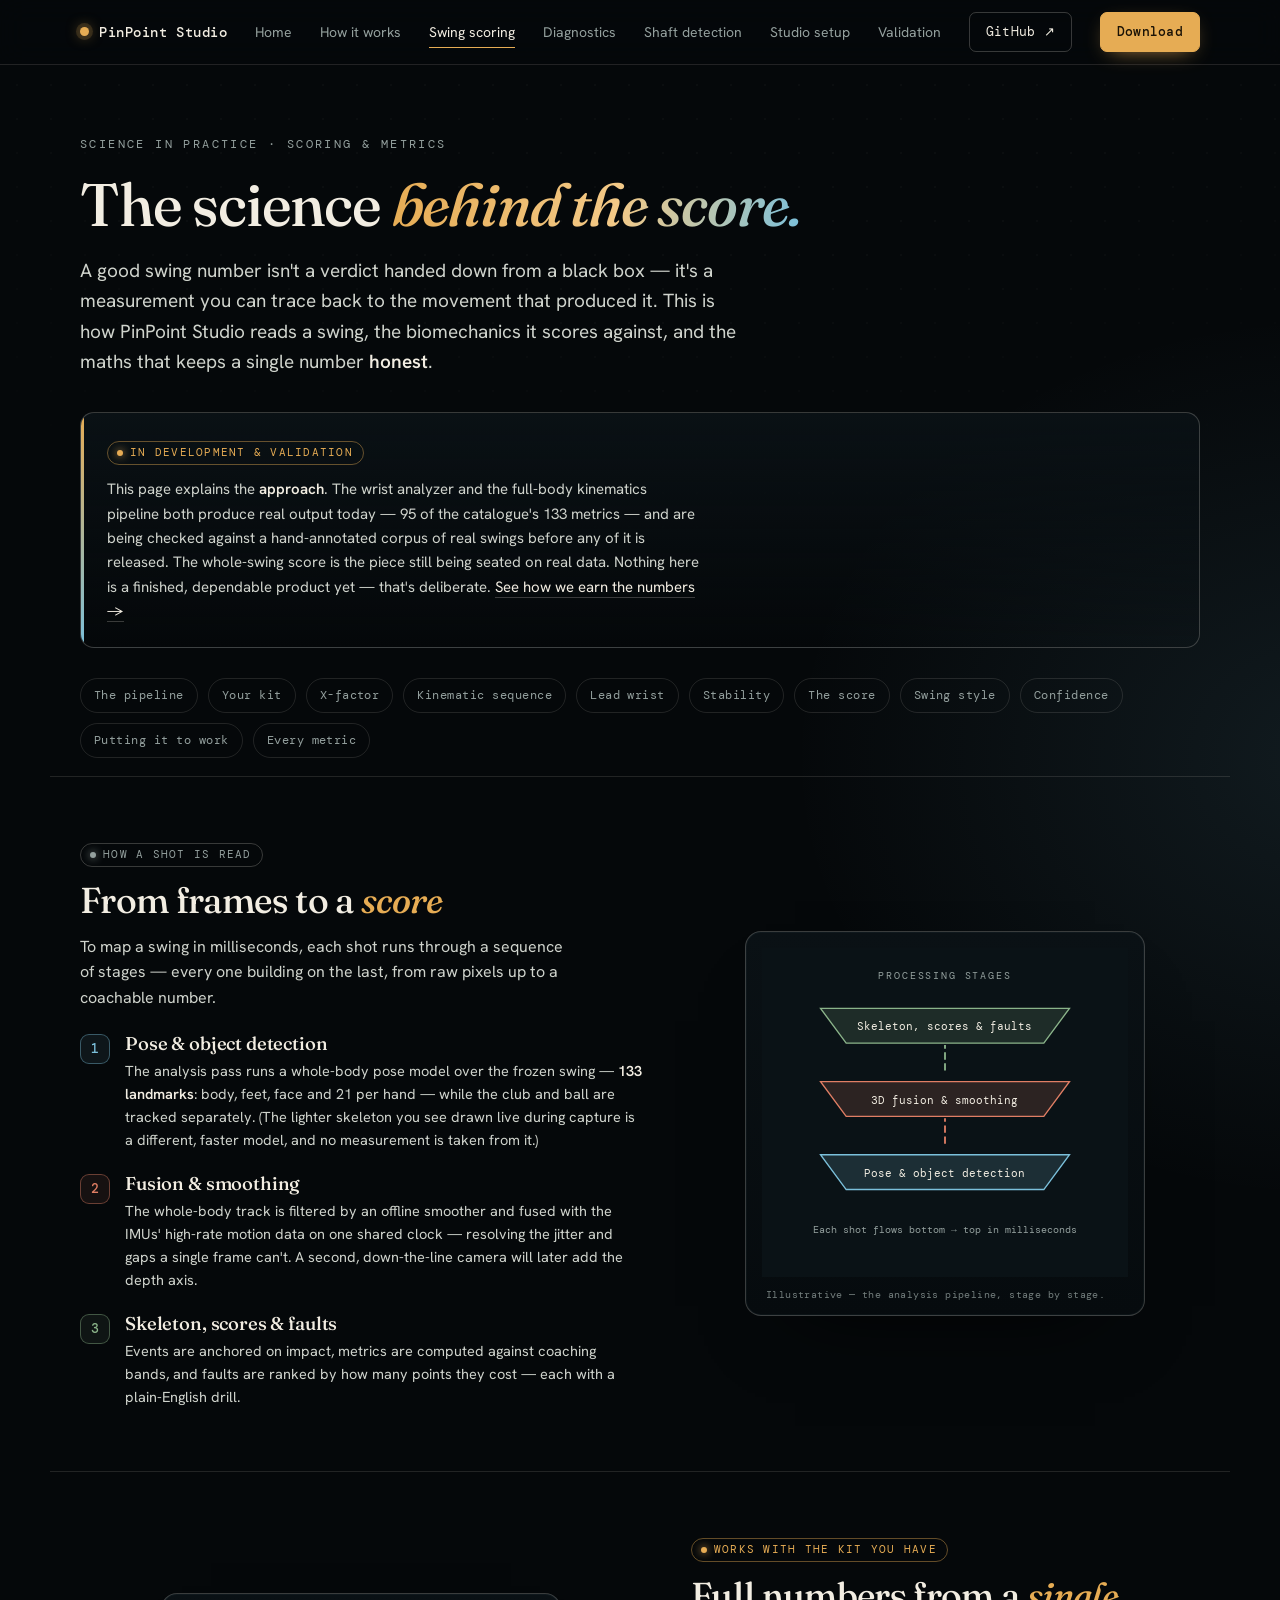
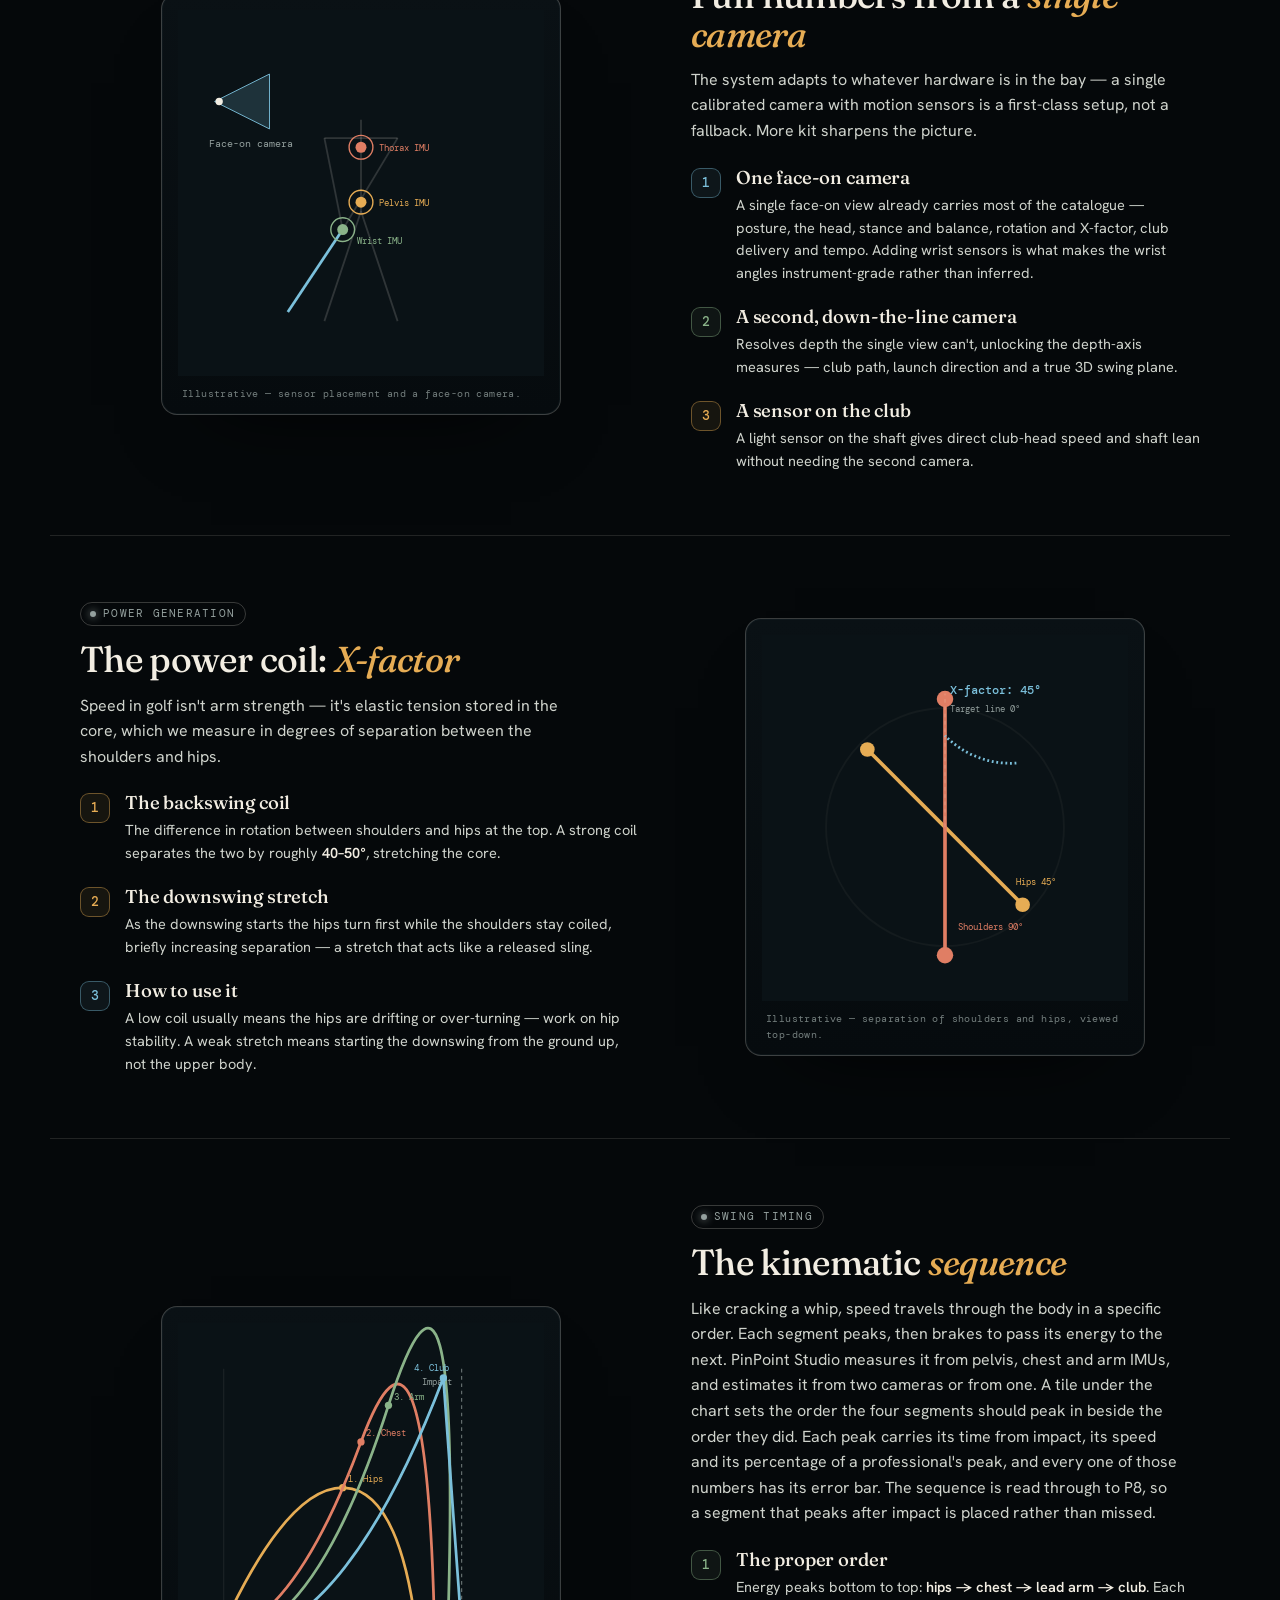
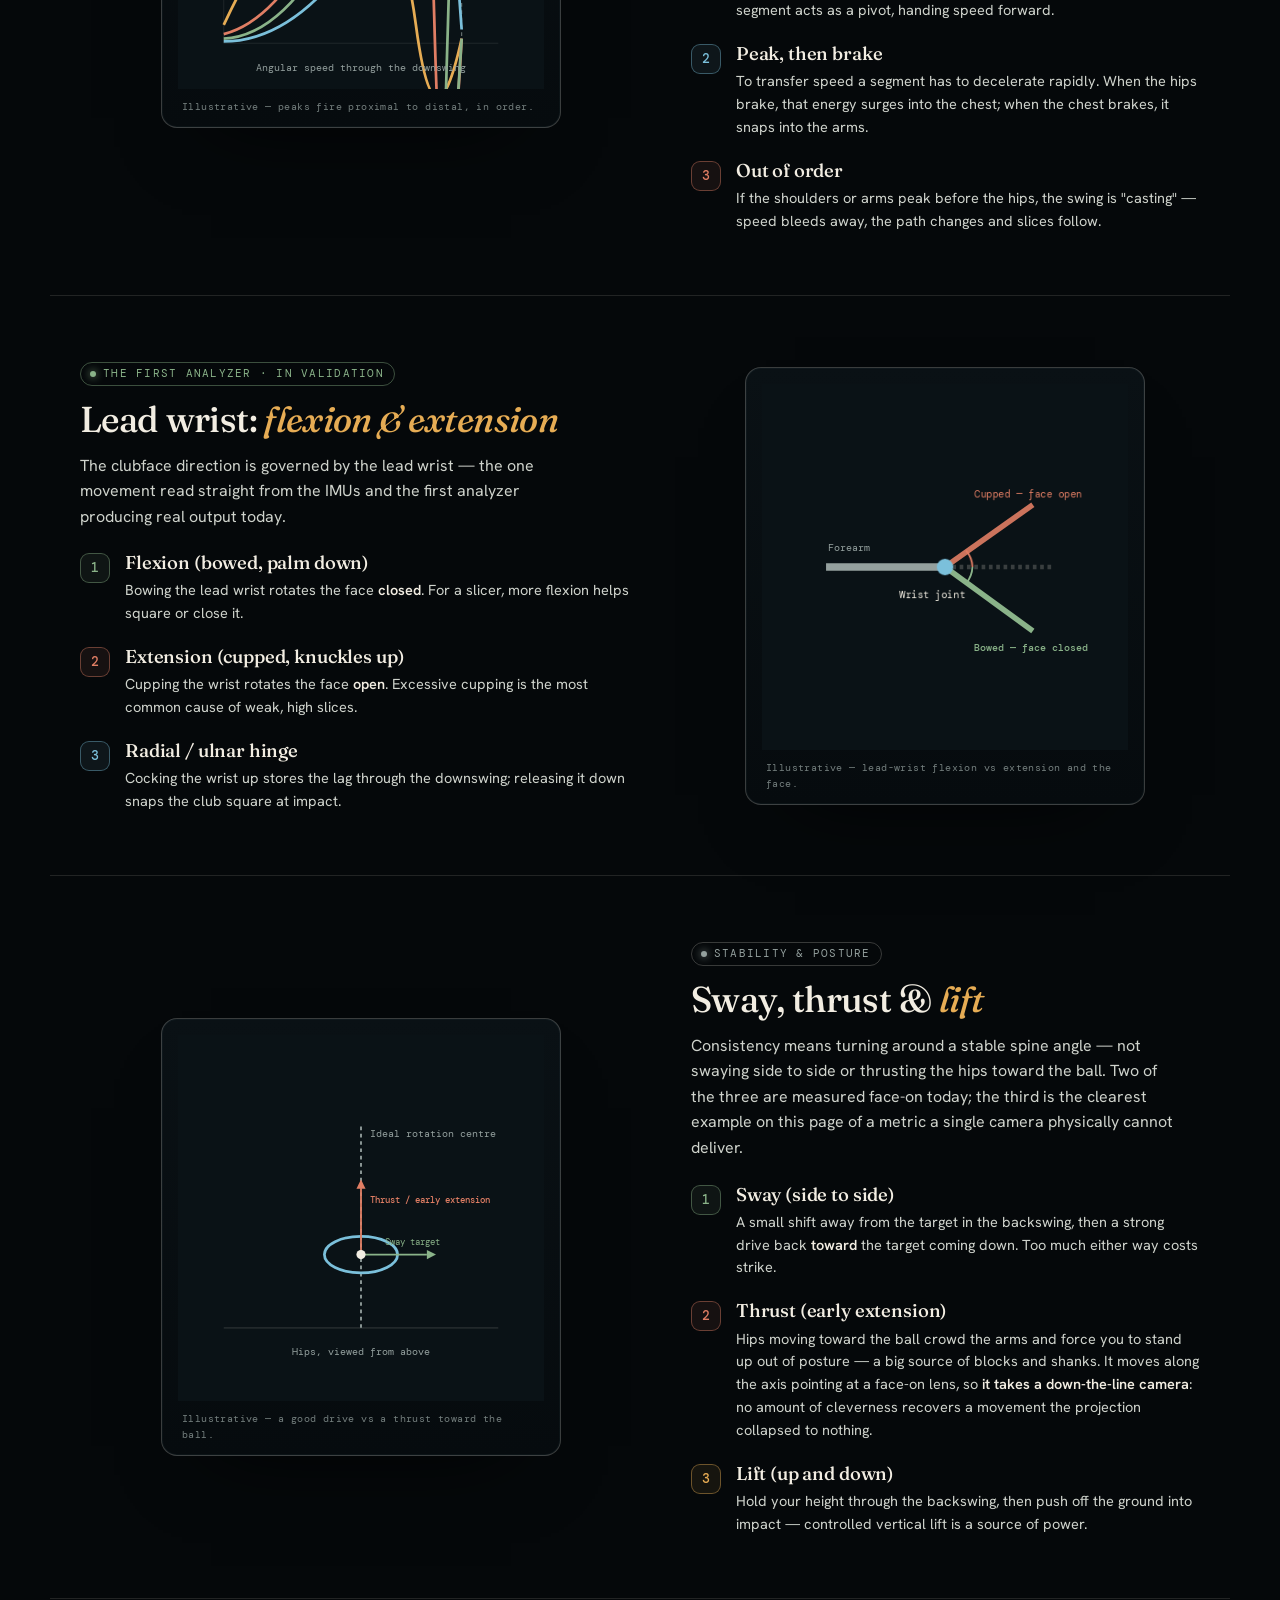
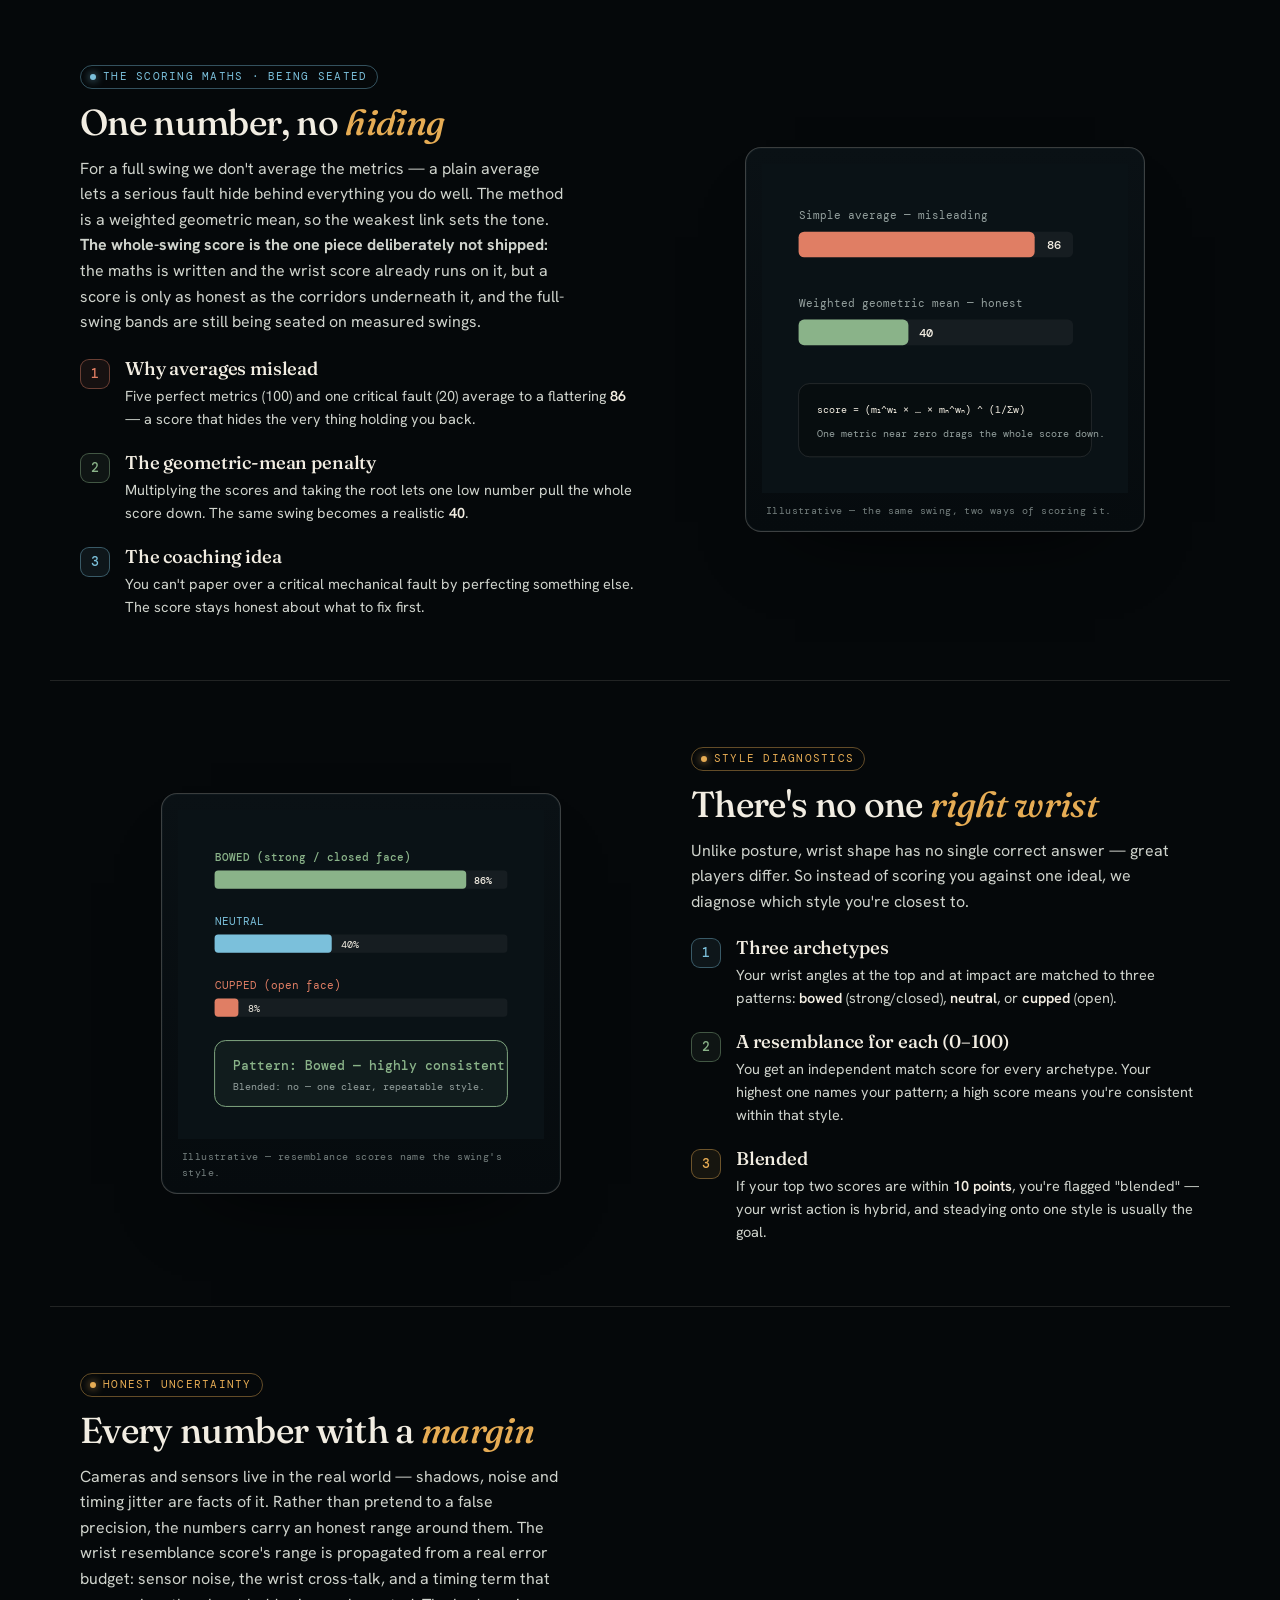
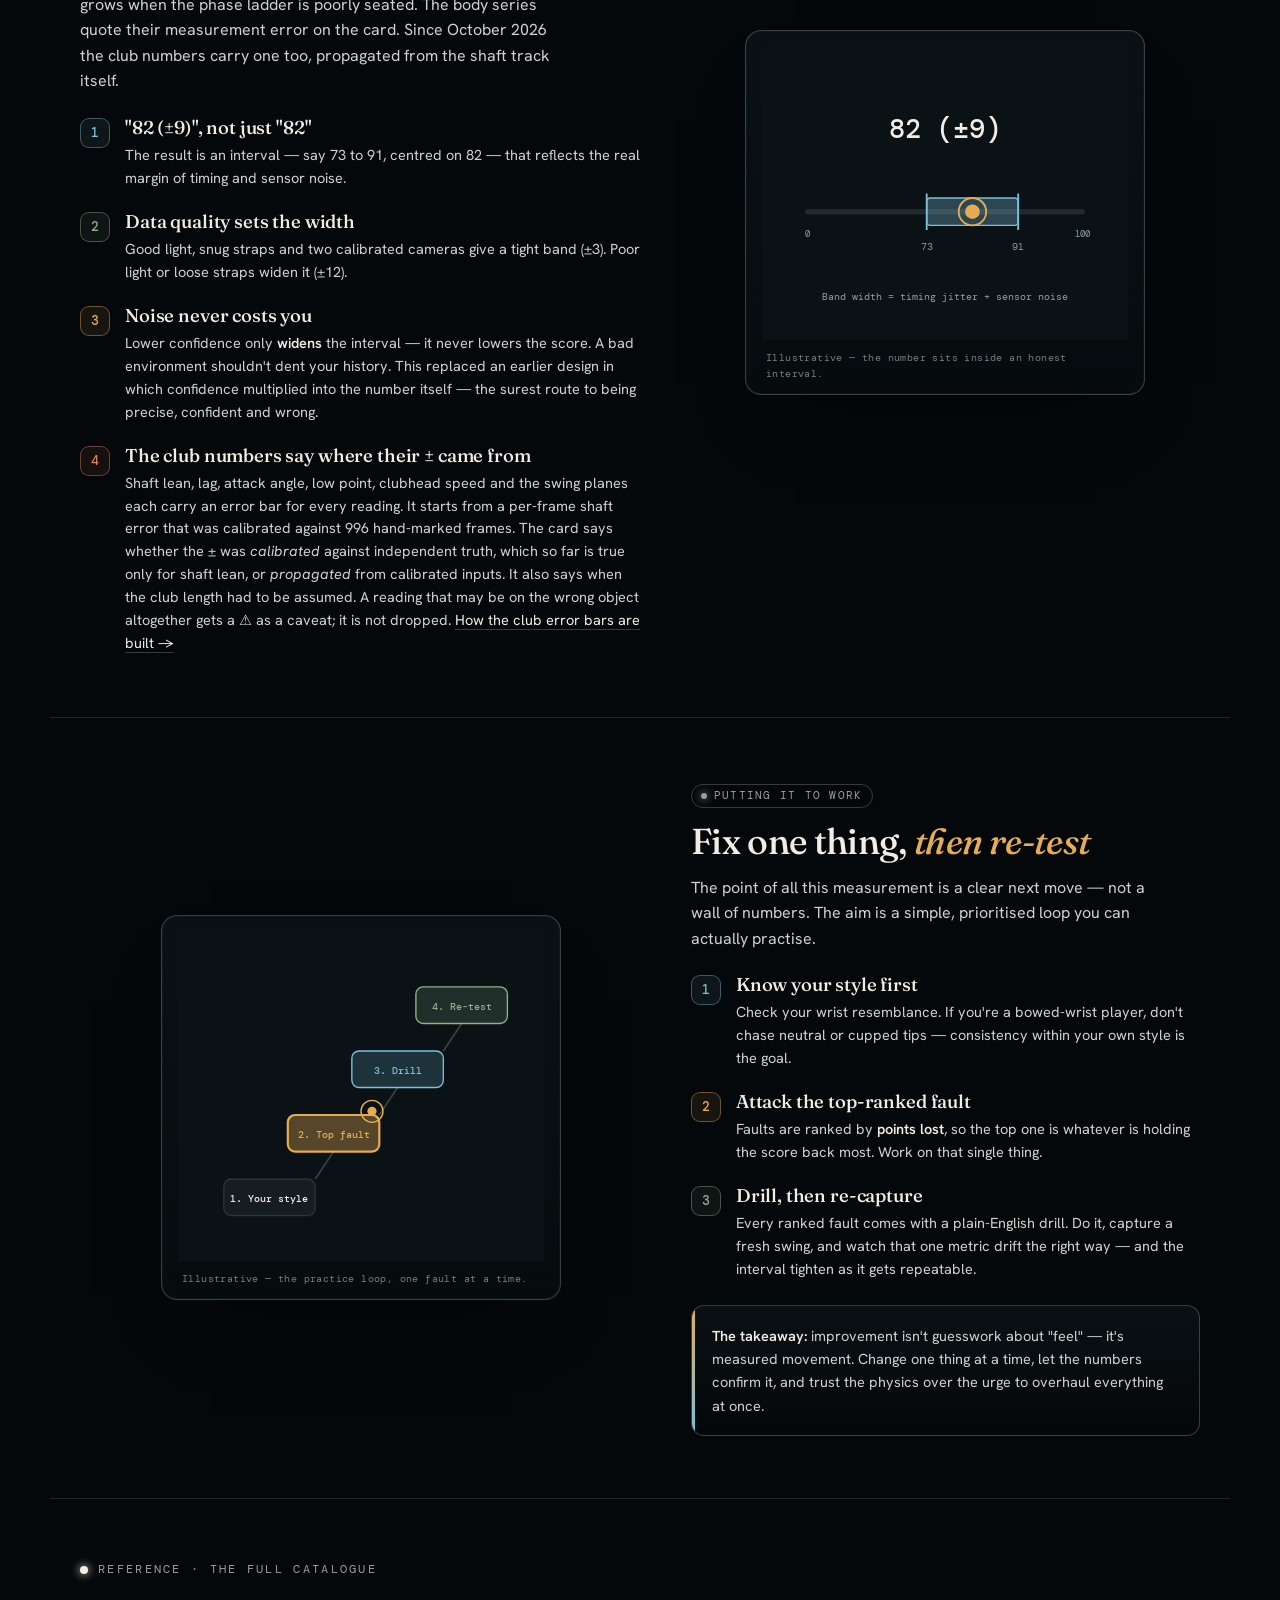
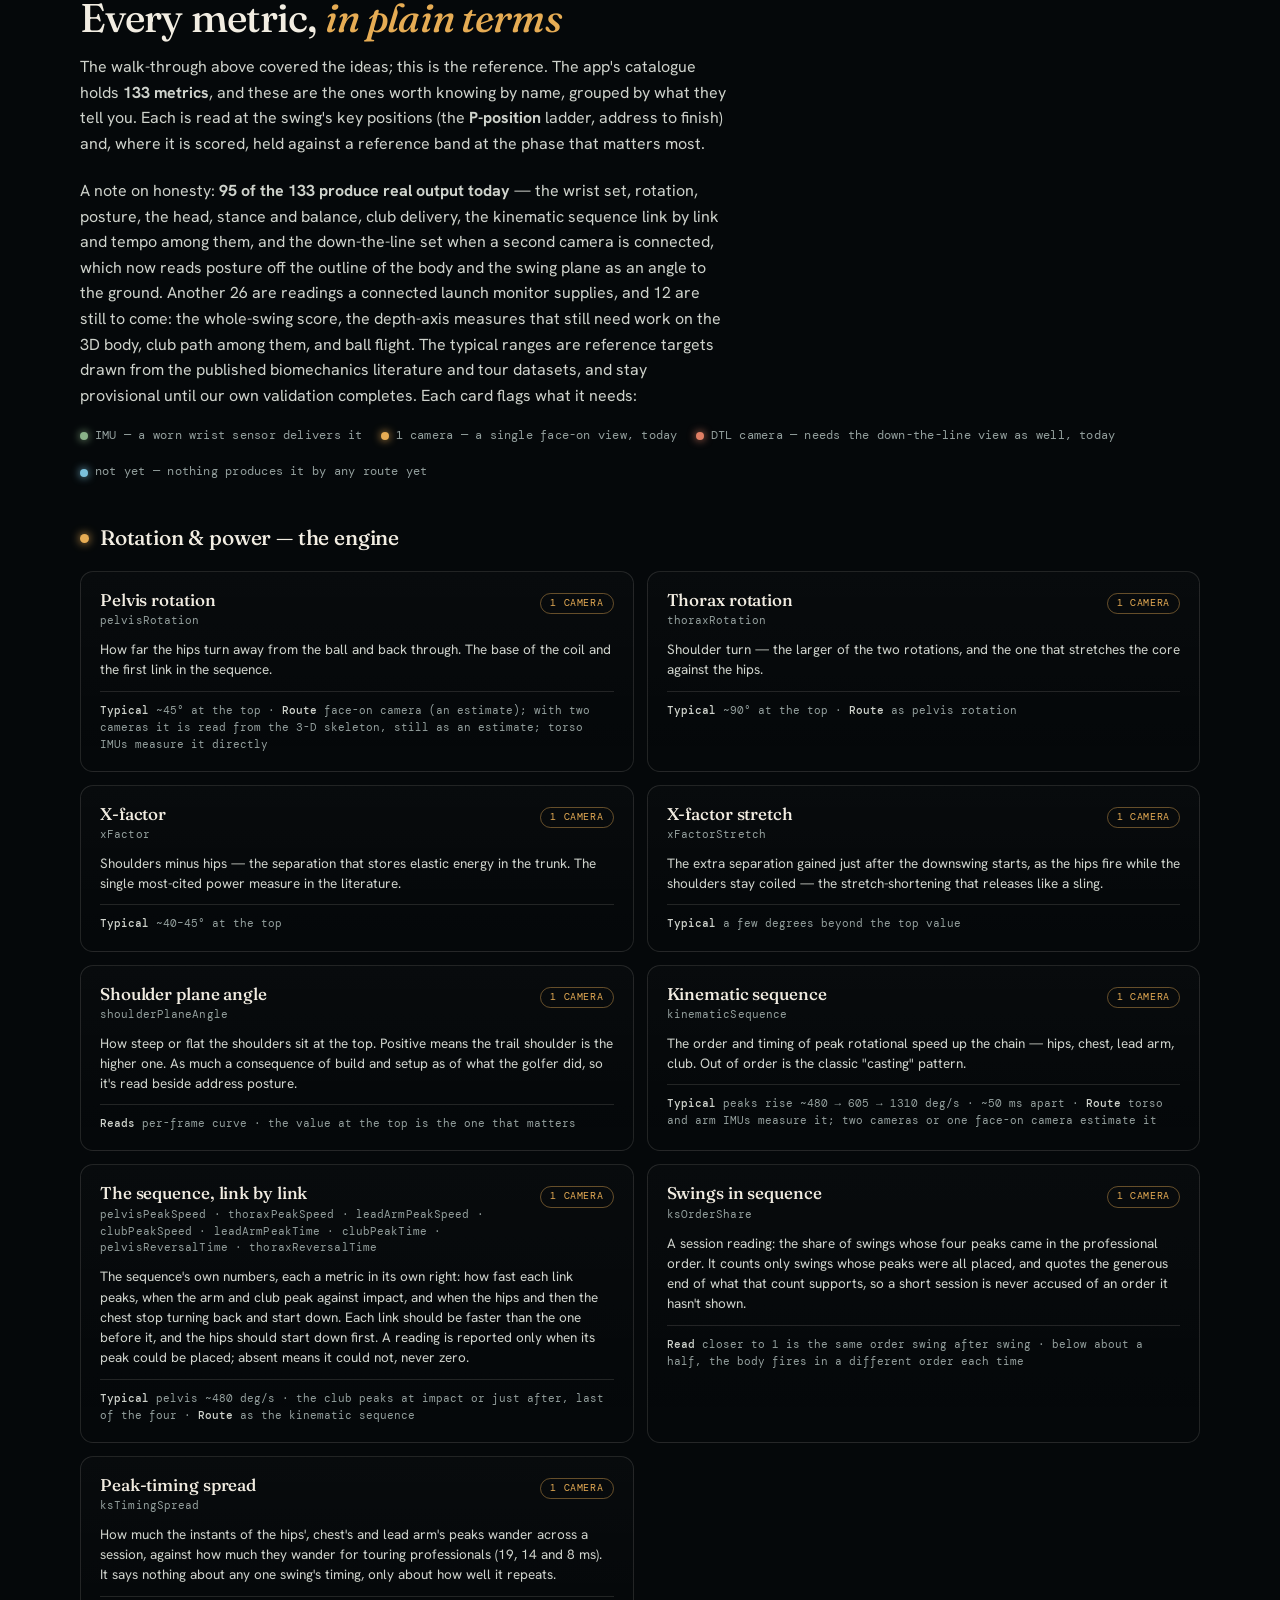
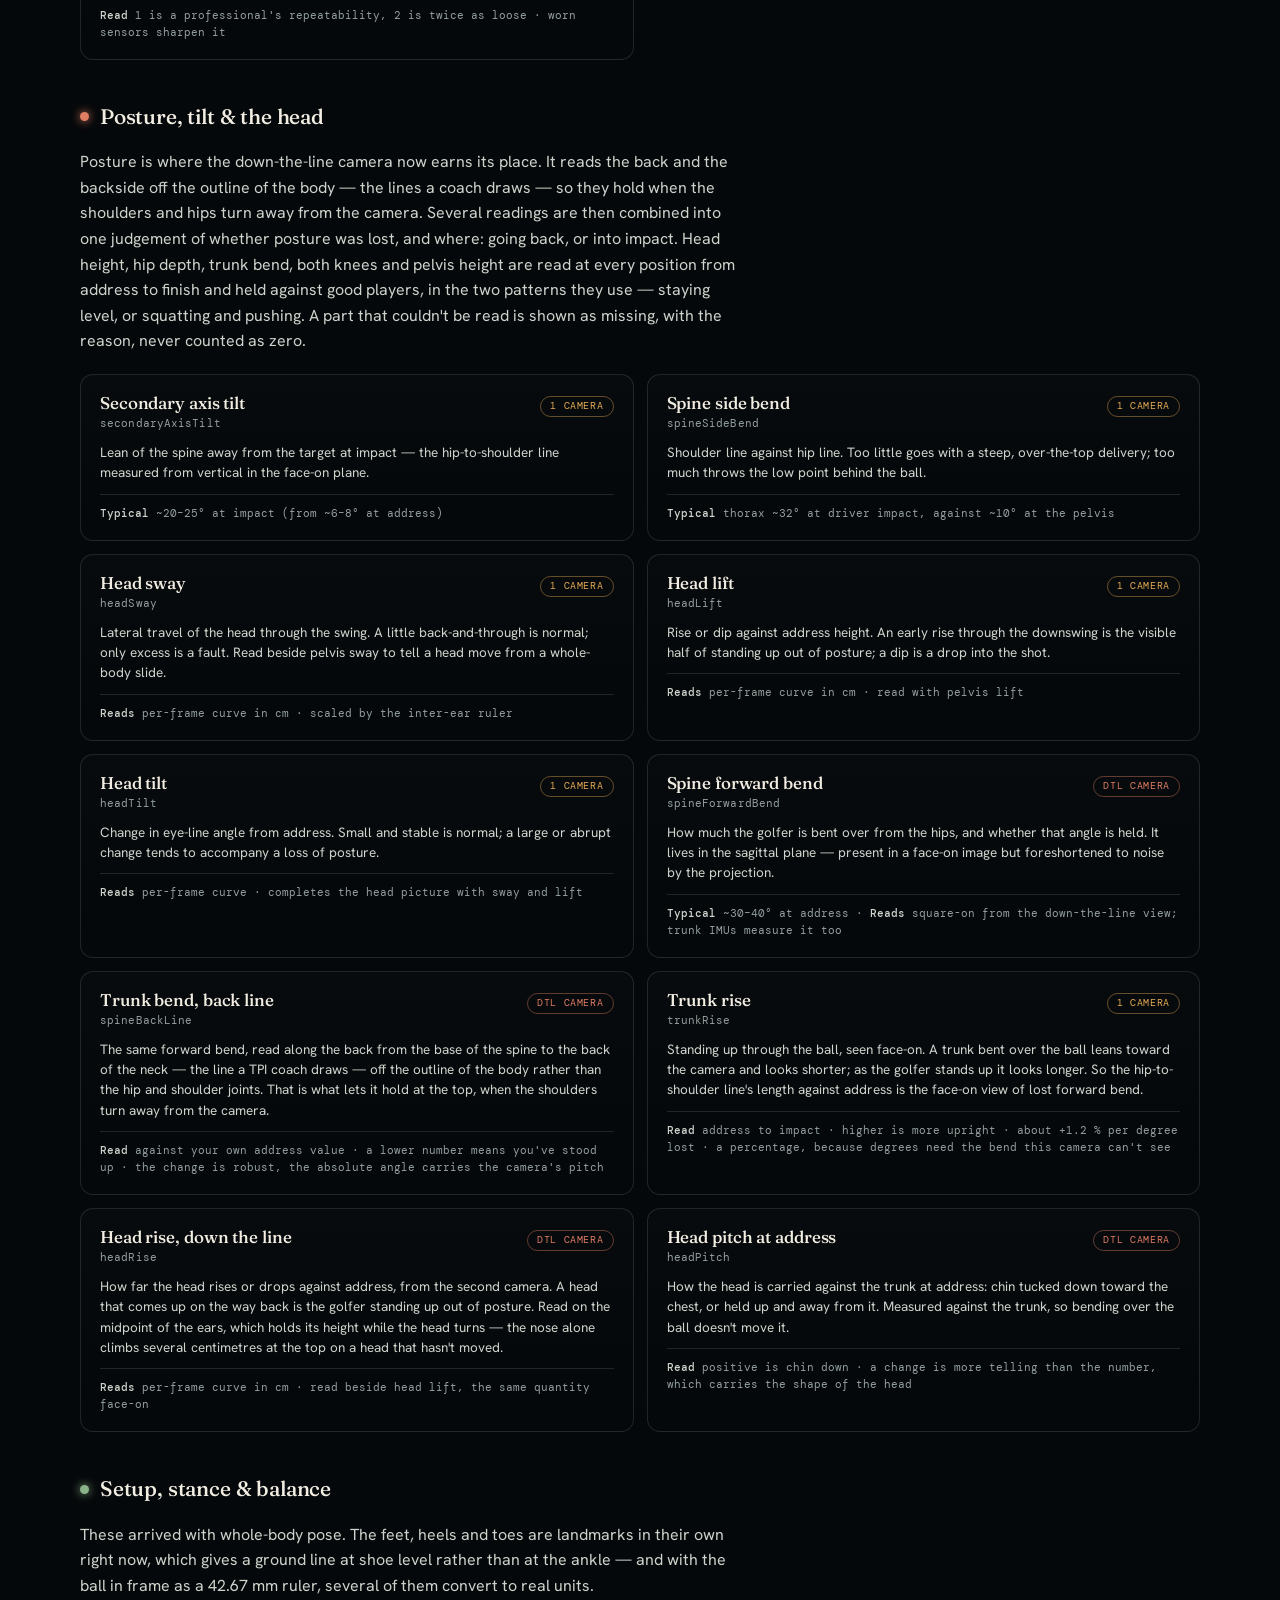
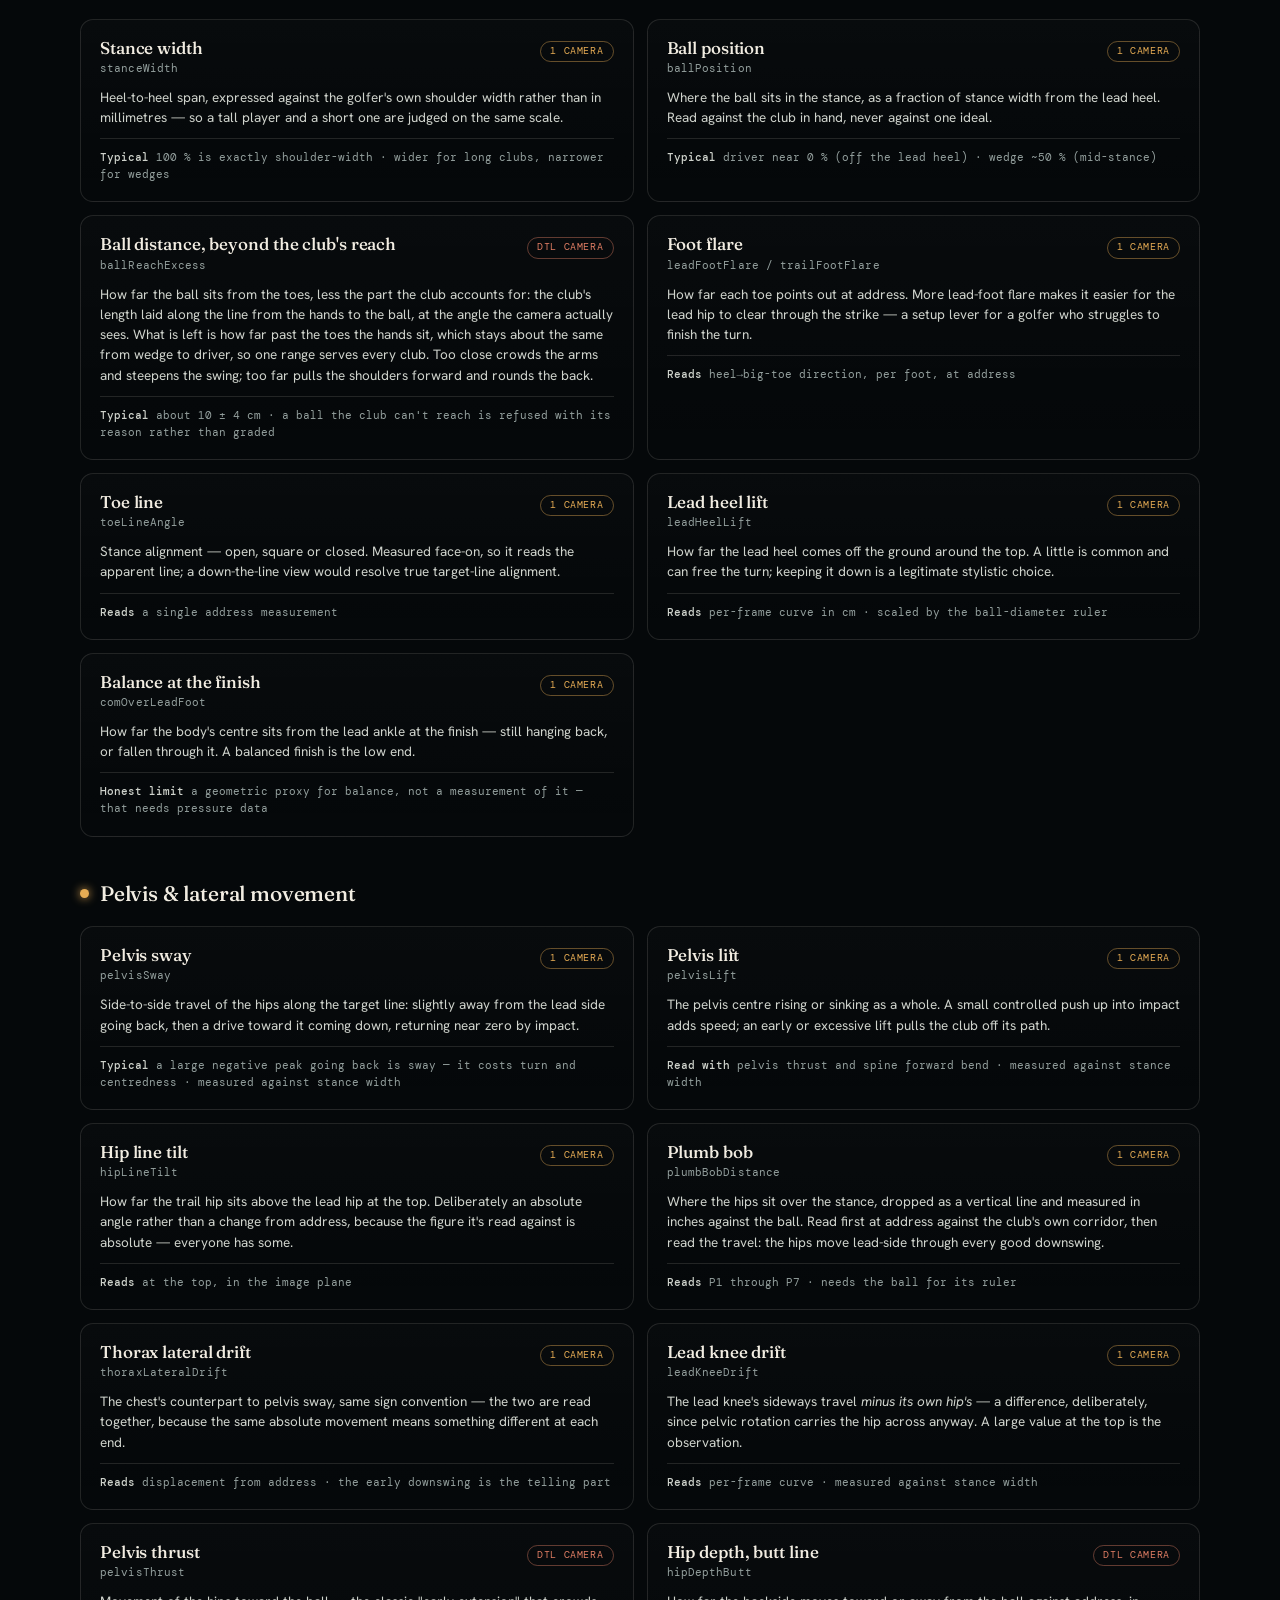
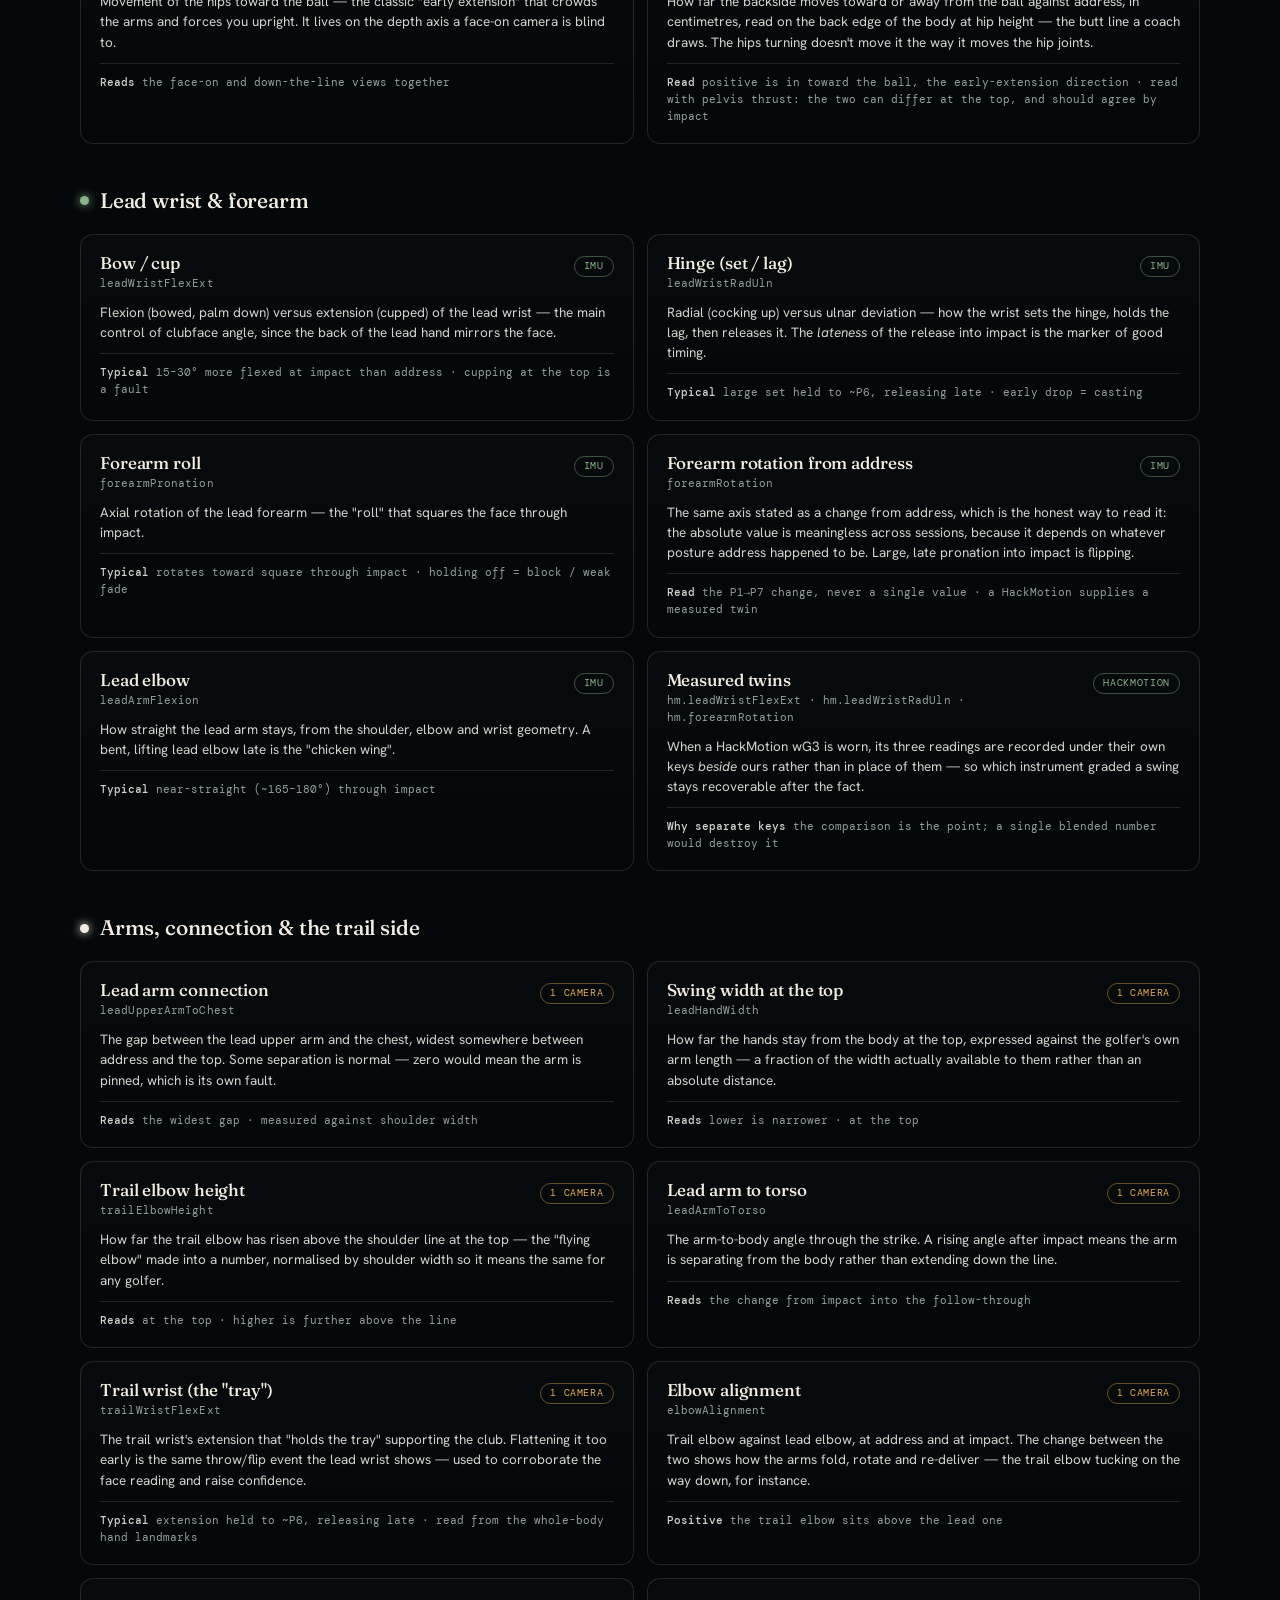
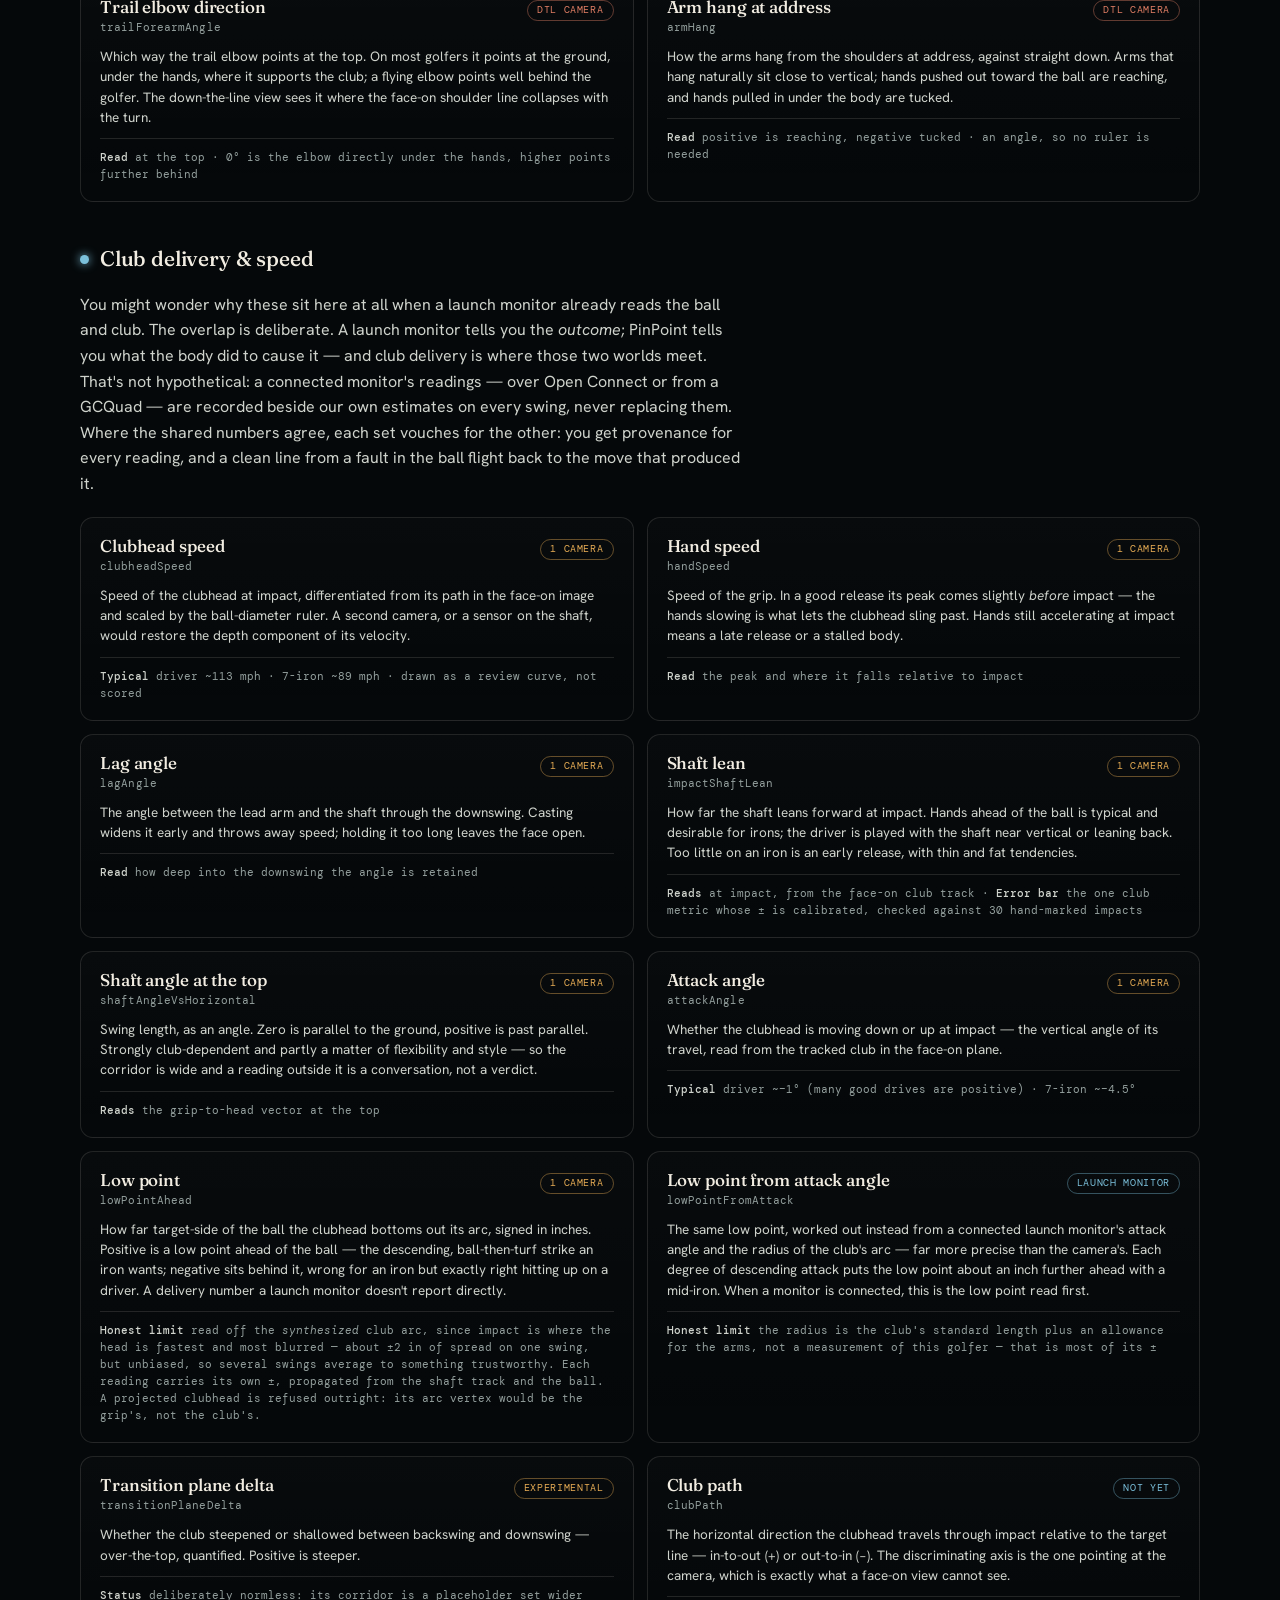
<file: science/swing-scoring.html>
<!DOCTYPE html>
<html lang="en-GB">
<head>
<meta charset="UTF-8">
<meta name="viewport" content="width=device-width, initial-scale=1.0">
<title>The science behind the score — PinPoint Studio</title>
<meta name="description" content="How PinPoint Studio turns a captured swing into honest, explainable numbers — the measurement pipeline, the movements it reads (X-factor, kinematic sequence, wrist angles, stability), and the maths behind scoring and its confidence intervals. Methods under development and validation; sixth beta shipped November 2026, 1.0 targeted for late in the year.">
<link rel="preconnect" href="https://fonts.googleapis.com">
<link rel="preconnect" href="https://fonts.gstatic.com" crossorigin>
<link href="https://fonts.googleapis.com/css2?family=Fraunces:ital,opsz,wght@0,9..144,400;0,9..144,500;0,9..144,600;1,9..144,400;1,9..144,500&family=Hanken+Grotesk:wght@400;500;600;700&family=DM+Mono:wght@400;500&display=swap" rel="stylesheet">
<link rel="stylesheet" href="../assets/science.css">
</head>
<body>
<div class="page">

<header>
  <div class="wrap bar">
    <a class="mark" href="../index.html"><span class="dot"></span><b>PinPoint Studio</b></a>
    <nav class="navlinks">
      <a class="muted" href="../index.html">Home</a>
      <a class="muted" href="how-it-works.html">How it works</a>
      <a class="muted" href="swing-scoring.html" aria-current="page">Swing scoring</a>
      <a class="muted" href="session-diagnostics.html">Diagnostics</a>
      <a class="muted" href="shaft-detection.html">Shaft detection</a>
      <a class="muted" href="studio-setup.html">Studio setup</a>
      <a class="muted" href="validation.html">Validation</a>
      <a class="btn" href="https://github.com/PinPoint-Golf/PinPointStudio" target="_blank" rel="noopener">GitHub &#8599;</a>
      <a class="btn solid" href="../index.html#get">Download</a>
    </nav>
  </div>
</header>

<main>
  <!-- hero -->
  <section class="subhero wrap">
    <span class="eyebrow reveal">Science in practice &middot; Scoring &amp; metrics</span>
    <h1 class="reveal" style="--d:1">The science <em>behind the score.</em></h1>
    <p class="lede reveal" style="--d:2">A good swing number isn't a verdict handed down from a black box — it's a measurement you can trace back to the movement that produced it. This is how PinPoint Studio reads a swing, the biomechanics it scores against, and the maths that keeps a single number <strong>honest</strong>.</p>
    <div class="notice reveal" style="--d:3">
      <span class="badge dev"><i></i>In development &amp; validation</span>
      <p>This page explains the <strong>approach</strong>. The wrist analyzer and the full-body kinematics pipeline both produce real output today — 95 of the catalogue's 133 metrics — and are being checked against a hand-annotated corpus of real swings before any of it is released. The whole-swing score is the piece still being seated on real data. Nothing here is a finished, dependable product yet — that's deliberate. <a class="ulink" href="validation.html">See how we earn the numbers &#8594;</a></p>
    </div>
    <nav class="contents reveal" style="--d:4" aria-label="On this page">
      <a href="#pipeline">The pipeline</a>
      <a href="#kit">Your kit</a>
      <a href="#xfactor">X-factor</a>
      <a href="#sequence">Kinematic sequence</a>
      <a href="#wrist">Lead wrist</a>
      <a href="#stability">Stability</a>
      <a href="#adherence">The score</a>
      <a href="#resemblance">Swing style</a>
      <a href="#confidence">Confidence</a>
      <a href="#improve">Putting it to work</a>
      <a href="#catalogue">Every metric</a>
    </nav>
  </section>

  <!-- 1. PIPELINE -->
  <section id="pipeline" class="xsec reveal">
    <div class="xgrid">
      <div class="xcol">
        <span class="badge"><i></i>How a shot is read</span>
        <h2 class="xh">From frames to a <em>score</em></h2>
        <p class="xlede">To map a swing in milliseconds, each shot runs through a sequence of stages — every one building on the last, from raw pixels up to a coachable number.</p>
        <ul class="points">
          <li class="point"><span class="pi cyan">1</span><div><h4>Pose &amp; object detection</h4><p>The analysis pass runs a whole-body pose model over the frozen swing — <strong>133 landmarks</strong>: body, feet, face and 21 per hand — while the club and ball are tracked separately. (The lighter skeleton you see drawn live during capture is a different, faster model, and no measurement is taken from it.)</p></div></li>
          <li class="point"><span class="pi coral">2</span><div><h4>Fusion &amp; smoothing</h4><p>The whole-body track is filtered by an offline smoother and fused with the IMUs' high-rate motion data on one shared clock — resolving the jitter and gaps a single frame can't. A second, down-the-line camera will later add the depth axis.</p></div></li>
          <li class="point"><span class="pi green">3</span><div><h4>Skeleton, scores &amp; faults</h4><p>Events are anchored on impact, metrics are computed against coaching bands, and faults are ranked by how many points they cost — each with a plain-English drill.</p></div></li>
        </ul>
      </div>
      <div class="xv reveal">
        <svg viewBox="0 0 400 360" xmlns="http://www.w3.org/2000/svg">
          <rect width="400" height="360" fill="#0A1216"/>
          <text x="200" y="34" fill="var(--paper-dim)" font-size="11" text-anchor="middle" letter-spacing="2">PROCESSING STAGES</text>
          <polygon points="64,66 336,66 308,104 92,104" fill="rgba(138,179,137,.16)" stroke="var(--arm)" stroke-width="1.5"/>
          <text x="200" y="90" fill="var(--paper)" font-size="12" text-anchor="middle">Skeleton, scores &amp; faults</text>
          <line x1="200" y1="134" x2="200" y2="106" stroke="var(--arm)" stroke-width="2" stroke-dasharray="3 3" class="an-flow"/>
          <polygon points="64,146 336,146 308,184 92,184" fill="rgba(224,126,100,.16)" stroke="var(--thorax)" stroke-width="1.5"/>
          <text x="200" y="170" fill="var(--paper)" font-size="12" text-anchor="middle">3D fusion &amp; smoothing</text>
          <line x1="200" y1="214" x2="200" y2="186" stroke="var(--thorax)" stroke-width="2" stroke-dasharray="3 3" class="an-flow"/>
          <polygon points="64,226 336,226 308,264 92,264" fill="rgba(123,192,219,.16)" stroke="var(--club)" stroke-width="1.5"/>
          <text x="200" y="250" fill="var(--paper)" font-size="12" text-anchor="middle">Pose &amp; object detection</text>
          <text x="200" y="312" fill="var(--paper-dim)" font-size="10.5" text-anchor="middle">Each shot flows bottom &#8594; top in milliseconds</text>
        </svg>
        <p class="figcap">Illustrative — the analysis pipeline, stage by stage.</p>
      </div>
    </div>
  </section>

  <!-- 2. HARDWARE TIERS -->
  <section id="kit" class="xsec alt reveal">
    <div class="xgrid">
      <div class="xcol">
        <span class="badge accent"><i></i>Works with the kit you have</span>
        <h2 class="xh">Full numbers from a <em>single camera</em></h2>
        <p class="xlede">The system adapts to whatever hardware is in the bay — a single calibrated camera with motion sensors is a first-class setup, not a fallback. More kit sharpens the picture.</p>
        <ul class="points">
          <li class="point"><span class="pi cyan">1</span><div><h4>One face-on camera</h4><p>A single face-on view already carries most of the catalogue — posture, the head, stance and balance, rotation and X-factor, club delivery and tempo. Adding wrist sensors is what makes the wrist angles instrument-grade rather than inferred.</p></div></li>
          <li class="point"><span class="pi green">2</span><div><h4>A second, down-the-line camera</h4><p>Resolves depth the single view can't, unlocking the depth-axis measures — club path, launch direction and a true 3D swing plane.</p></div></li>
          <li class="point"><span class="pi amber">3</span><div><h4>A sensor on the club</h4><p>A light sensor on the shaft gives direct club-head speed and shaft lean without needing the second camera.</p></div></li>
        </ul>
      </div>
      <div class="xv reveal">
        <svg viewBox="0 0 400 400" xmlns="http://www.w3.org/2000/svg">
          <rect width="400" height="400" fill="#0A1216"/>
          <g stroke="rgba(242,237,226,.16)" stroke-width="2">
            <line x1="200" y1="120" x2="200" y2="220"/>
            <line x1="200" y1="220" x2="160" y2="340"/>
            <line x1="200" y1="220" x2="240" y2="340"/>
            <line x1="160" y1="140" x2="240" y2="140"/>
            <line x1="160" y1="140" x2="180" y2="240"/>
            <line x1="240" y1="140" x2="180" y2="240"/>
            <line x1="180" y1="240" x2="120" y2="330" stroke="var(--club)" stroke-width="3"/>
          </g>
          <circle cx="200" cy="150" r="6" fill="var(--thorax)"/>
          <circle cx="200" cy="150" r="13" fill="none" stroke="var(--thorax)" stroke-width="1.5" class="an-node"/>
          <circle cx="200" cy="210" r="6" fill="var(--pelvis)"/>
          <circle cx="200" cy="210" r="13" fill="none" stroke="var(--pelvis)" stroke-width="1.5" class="an-node"/>
          <circle cx="180" cy="240" r="6" fill="var(--arm)"/>
          <circle cx="180" cy="240" r="13" fill="none" stroke="var(--arm)" stroke-width="1.5" class="an-node"/>
          <text x="220" y="154" fill="var(--thorax)" font-size="10">Thorax IMU</text>
          <text x="220" y="214" fill="var(--pelvis)" font-size="10">Pelvis IMU</text>
          <text x="196" y="256" fill="var(--arm)" font-size="10">Wrist IMU</text>
          <path d="M 40 100 L 100 70 L 100 130 Z" fill="rgba(123,192,219,.18)" stroke="var(--club)" stroke-width="1"/>
          <circle cx="45" cy="100" r="4" fill="var(--paper)"/>
          <text x="34" y="150" fill="var(--paper-dim)" font-size="10.5">Face-on camera</text>
        </svg>
        <p class="figcap">Illustrative — sensor placement and a face-on camera.</p>
      </div>
    </div>
  </section>

  <!-- 3. X-FACTOR -->
  <section id="xfactor" class="xsec reveal">
    <div class="xgrid">
      <div class="xcol">
        <span class="badge"><i></i>Power generation</span>
        <h2 class="xh">The power coil: <em>X-factor</em></h2>
        <p class="xlede">Speed in golf isn't arm strength — it's elastic tension stored in the core, which we measure in degrees of separation between the shoulders and hips.</p>
        <ul class="points">
          <li class="point"><span class="pi amber">1</span><div><h4>The backswing coil</h4><p>The difference in rotation between shoulders and hips at the top. A strong coil separates the two by roughly <strong>40&ndash;50&deg;</strong>, stretching the core.</p></div></li>
          <li class="point"><span class="pi amber">2</span><div><h4>The downswing stretch</h4><p>As the downswing starts the hips turn first while the shoulders stay coiled, briefly increasing separation — a stretch that acts like a released sling.</p></div></li>
          <li class="point"><span class="pi cyan">3</span><div><h4>How to use it</h4><p>A low coil usually means the hips are drifting or over-turning — work on hip stability. A weak stretch means starting the downswing from the ground up, not the upper body.</p></div></li>
        </ul>
      </div>
      <div class="xv reveal">
        <svg viewBox="0 0 400 400" xmlns="http://www.w3.org/2000/svg">
          <rect width="400" height="400" fill="#0A1216"/>
          <circle cx="200" cy="210" r="130" fill="none" stroke="rgba(242,237,226,.04)" stroke-width="2"/>
          <g transform="rotate(45, 200, 210)">
            <line x1="80" y1="210" x2="320" y2="210" stroke="var(--pelvis)" stroke-width="4"/>
            <circle cx="80" cy="210" r="8" fill="var(--pelvis)"/>
            <circle cx="320" cy="210" r="8" fill="var(--pelvis)"/>
            <text x="300" y="200" fill="var(--pelvis)" font-size="10" transform="rotate(-45, 300, 200)">Hips 45&deg;</text>
          </g>
          <g transform="rotate(90, 200, 210)">
            <line x1="60" y1="210" x2="340" y2="210" stroke="var(--thorax)" stroke-width="4"/>
            <circle cx="60" cy="210" r="9" fill="var(--thorax)"/>
            <circle cx="340" cy="210" r="9" fill="var(--thorax)"/>
            <text x="312" y="196" fill="var(--thorax)" font-size="10" transform="rotate(-90, 312, 196)">Shoulders 90&deg;</text>
          </g>
          <path d="M 278 140 A 100 100 0 0 1 200 110" fill="none" stroke="var(--club)" stroke-width="3" stroke-dasharray="2 3"/>
          <text x="206" y="64" fill="var(--club)" font-size="13" font-weight="500">X-factor: 45&deg;</text>
          <line x1="200" y1="210" x2="200" y2="64" stroke="var(--paper)" stroke-dasharray="4 4" opacity="0.25"/>
          <text x="206" y="84" fill="var(--paper-dim)" font-size="10">Target line 0&deg;</text>
        </svg>
        <p class="figcap">Illustrative — separation of shoulders and hips, viewed top-down.</p>
      </div>
    </div>
  </section>

  <!-- 4. KINEMATIC SEQUENCE -->
  <section id="sequence" class="xsec alt reveal">
    <div class="xgrid">
      <div class="xcol">
        <span class="badge"><i></i>Swing timing</span>
        <h2 class="xh">The kinematic <em>sequence</em></h2>
        <p class="xlede">Like cracking a whip, speed travels through the body in a specific order. Each segment peaks, then brakes to pass its energy to the next. PinPoint Studio measures it from pelvis, chest and arm IMUs, and estimates it from two cameras or from one. A tile under the chart sets the order the four segments should peak in beside the order they did. Each peak carries its time from impact, its speed and its percentage of a professional's peak, and every one of those numbers has its error bar. The sequence is read through to P8, so a segment that peaks after impact is placed rather than missed.</p>
        <ul class="points">
          <li class="point"><span class="pi green">1</span><div><h4>The proper order</h4><p>Energy peaks bottom to top: <strong>hips &#8594; chest &#8594; lead arm &#8594; club</strong>. Each segment acts as a pivot, handing speed forward.</p></div></li>
          <li class="point"><span class="pi cyan">2</span><div><h4>Peak, then brake</h4><p>To transfer speed a segment has to decelerate rapidly. When the hips brake, that energy surges into the chest; when the chest brakes, it snaps into the arms.</p></div></li>
          <li class="point"><span class="pi coral">3</span><div><h4>Out of order</h4><p>If the shoulders or arms peak before the hips, the swing is "casting" — speed bleeds away, the path changes and slices follow.</p></div></li>
        </ul>
      </div>
      <div class="xv reveal">
        <svg viewBox="0 0 400 400" xmlns="http://www.w3.org/2000/svg">
          <rect width="400" height="400" fill="#0A1216"/>
          <line x1="50" y1="350" x2="350" y2="350" stroke="rgba(242,237,226,.1)"/>
          <line x1="50" y1="50" x2="50" y2="350" stroke="rgba(242,237,226,.1)"/>
          <line x1="310" y1="50" x2="310" y2="350" stroke="var(--paper-dim)" stroke-width="1.2" stroke-dasharray="4 4" opacity="0.7"/>
          <text x="300" y="68" fill="var(--paper-dim)" font-size="10" text-anchor="end">Impact</text>
          <path d="M 50 330 Q 120 180 180 180 T 260 330 T 310 345" fill="none" stroke="var(--pelvis)" stroke-width="3"/>
          <circle cx="180" cy="180" r="4" fill="var(--pelvis)"/><text x="186" y="174" fill="var(--pelvis)" font-size="10">1. Hips</text>
          <path d="M 50 340 Q 130 320 200 130 T 280 320 T 310 345" fill="none" stroke="var(--thorax)" stroke-width="3"/>
          <circle cx="200" cy="130" r="4" fill="var(--thorax)"/><text x="206" y="124" fill="var(--thorax)" font-size="10">2. Chest</text>
          <path d="M 50 345 Q 150 340 230 90 T 295 330 T 310 345" fill="none" stroke="var(--arm)" stroke-width="3"/>
          <circle cx="230" cy="90" r="4" fill="var(--arm)"/><text x="236" y="84" fill="var(--arm)" font-size="10">3. Arm</text>
          <path d="M 50 348 Q 180 348 290 60 L 310 335" fill="none" stroke="var(--club)" stroke-width="3"/>
          <circle cx="290" cy="60" r="4" fill="var(--club)"/><text x="258" y="52" fill="var(--club)" font-size="10">4. Club</text>
          <text x="200" y="380" fill="var(--paper-dim)" font-size="10.5" text-anchor="middle">Angular speed through the downswing</text>
        </svg>
        <p class="figcap">Illustrative — peaks fire proximal to distal, in order.</p>
      </div>
    </div>
  </section>

  <!-- 5. WRIST -->
  <section id="wrist" class="xsec reveal">
    <div class="xgrid">
      <div class="xcol">
        <span class="badge now"><i></i>The first analyzer &middot; in validation</span>
        <h2 class="xh">Lead wrist: <em>flexion &amp; extension</em></h2>
        <p class="xlede">The clubface direction is governed by the lead wrist — the one movement read straight from the IMUs and the first analyzer producing real output today.</p>
        <ul class="points">
          <li class="point"><span class="pi green">1</span><div><h4>Flexion (bowed, palm down)</h4><p>Bowing the lead wrist rotates the face <strong>closed</strong>. For a slicer, more flexion helps square or close it.</p></div></li>
          <li class="point"><span class="pi coral">2</span><div><h4>Extension (cupped, knuckles up)</h4><p>Cupping the wrist rotates the face <strong>open</strong>. Excessive cupping is the most common cause of weak, high slices.</p></div></li>
          <li class="point"><span class="pi cyan">3</span><div><h4>Radial / ulnar hinge</h4><p>Cocking the wrist up stores the lag through the downswing; releasing it down snaps the club square at impact.</p></div></li>
        </ul>
      </div>
      <div class="xv reveal">
        <svg viewBox="0 0 400 400" xmlns="http://www.w3.org/2000/svg">
          <rect width="400" height="400" fill="#0A1216"/>
          <line x1="70" y1="200" x2="200" y2="200" stroke="var(--paper-dim)" stroke-width="8"/>
          <text x="72" y="182" fill="var(--paper-dim)" font-size="11">Forearm</text>
          <line x1="200" y1="200" x2="320" y2="200" stroke="rgba(242,237,226,.2)" stroke-width="5" stroke-dasharray="4 4"/>
          <g class="an-lift">
            <line x1="200" y1="200" x2="296" y2="270" stroke="var(--arm)" stroke-width="6"/>
            <text x="232" y="292" fill="var(--arm)" font-size="11" font-weight="500">Bowed &mdash; face closed</text>
            <path d="M 230 200 A 30 30 0 0 1 223 218" fill="none" stroke="var(--arm)" stroke-width="2"/>
          </g>
          <g>
            <line x1="200" y1="200" x2="296" y2="132" stroke="var(--thorax)" stroke-width="6" opacity="0.9"/>
            <text x="232" y="124" fill="var(--thorax)" font-size="11">Cupped &mdash; face open</text>
            <path d="M 230 200 A 30 30 0 0 0 223 182" fill="none" stroke="var(--thorax)" stroke-width="2"/>
          </g>
          <circle cx="200" cy="200" r="9" fill="var(--club)"/>
          <text x="150" y="234" fill="var(--paper)" font-size="11">Wrist joint</text>
        </svg>
        <p class="figcap">Illustrative — lead-wrist flexion vs extension and the face.</p>
      </div>
    </div>
  </section>

  <!-- 6. STABILITY -->
  <section id="stability" class="xsec alt reveal">
    <div class="xgrid">
      <div class="xcol">
        <span class="badge"><i></i>Stability &amp; posture</span>
        <h2 class="xh">Sway, thrust &amp; <em>lift</em></h2>
        <p class="xlede">Consistency means turning around a stable spine angle — not swaying side to side or thrusting the hips toward the ball. Two of the three are measured face-on today; the third is the clearest example on this page of a metric a single camera physically cannot deliver.</p>
        <ul class="points">
          <li class="point"><span class="pi green">1</span><div><h4>Sway (side to side)</h4><p>A small shift away from the target in the backswing, then a strong drive back <strong>toward</strong> the target coming down. Too much either way costs strike.</p></div></li>
          <li class="point"><span class="pi coral">2</span><div><h4>Thrust (early extension)</h4><p>Hips moving toward the ball crowd the arms and force you to stand up out of posture — a big source of blocks and shanks. It moves along the axis pointing at a face-on lens, so <strong>it takes a down-the-line camera</strong>: no amount of cleverness recovers a movement the projection collapsed to nothing.</p></div></li>
          <li class="point"><span class="pi amber">3</span><div><h4>Lift (up and down)</h4><p>Hold your height through the backswing, then push off the ground into impact — controlled vertical lift is a source of power.</p></div></li>
        </ul>
      </div>
      <div class="xv reveal">
        <svg viewBox="0 0 400 400" xmlns="http://www.w3.org/2000/svg">
          <rect width="400" height="400" fill="#0A1216"/>
          <line x1="50" y1="320" x2="350" y2="320" stroke="rgba(242,237,226,.1)" stroke-width="2"/>
          <line x1="200" y1="100" x2="200" y2="320" stroke="var(--paper-dim)" stroke-dasharray="4 4" stroke-width="2"/>
          <text x="210" y="112" fill="var(--paper-dim)" font-size="10.5">Ideal rotation centre</text>
          <ellipse cx="200" cy="240" rx="40" ry="20" fill="none" stroke="var(--club)" stroke-width="3"/>
          <line x1="200" y1="240" x2="272" y2="240" stroke="var(--arm)" stroke-width="2"/>
          <polygon points="272,235 282,240 272,245" fill="var(--arm)"/>
          <text x="226" y="230" fill="var(--arm)" font-size="10">Sway target</text>
          <line x1="200" y1="240" x2="200" y2="168" stroke="var(--thorax)" stroke-width="2"/>
          <polygon points="195,168 200,158 205,168" fill="var(--thorax)"/>
          <text x="210" y="184" fill="var(--thorax)" font-size="10" font-weight="500">Thrust / early extension</text>
          <circle cx="200" cy="240" r="5" fill="var(--paper)"/>
          <text x="200" y="350" fill="var(--paper-dim)" font-size="10.5" text-anchor="middle">Hips, viewed from above</text>
        </svg>
        <p class="figcap">Illustrative — a good drive vs a thrust toward the ball.</p>
      </div>
    </div>
  </section>

  <!-- 7. ADHERENCE SCORE -->
  <section id="adherence" class="xsec reveal">
    <div class="xgrid">
      <div class="xcol">
        <span class="badge soon"><i></i>The scoring maths &middot; being seated</span>
        <h2 class="xh">One number, no <em>hiding</em></h2>
        <p class="xlede">For a full swing we don't average the metrics — a plain average lets a serious fault hide behind everything you do well. The method is a weighted geometric mean, so the weakest link sets the tone. <strong>The whole-swing score is the one piece deliberately not shipped:</strong> the maths is written and the wrist score already runs on it, but a score is only as honest as the corridors underneath it, and the full-swing bands are still being seated on measured swings.</p>
        <ul class="points">
          <li class="point"><span class="pi coral">1</span><div><h4>Why averages mislead</h4><p>Five perfect metrics (100) and one critical fault (20) average to a flattering <strong>86</strong> — a score that hides the very thing holding you back.</p></div></li>
          <li class="point"><span class="pi green">2</span><div><h4>The geometric-mean penalty</h4><p>Multiplying the scores and taking the root lets one low number pull the whole score down. The same swing becomes a realistic <strong>40</strong>.</p></div></li>
          <li class="point"><span class="pi cyan">3</span><div><h4>The coaching idea</h4><p>You can't paper over a critical mechanical fault by perfecting something else. The score stays honest about what to fix first.</p></div></li>
        </ul>
      </div>
      <div class="xv reveal">
        <svg viewBox="0 0 400 360" xmlns="http://www.w3.org/2000/svg">
          <rect width="400" height="360" fill="#0A1216"/>
          <text x="40" y="60" fill="var(--paper-dim)" font-size="12">Simple average &mdash; misleading</text>
          <rect x="40" y="74" width="300" height="28" fill="rgba(242,237,226,.05)" rx="6"/>
          <rect x="40" y="74" width="258" height="28" fill="var(--thorax)" rx="6"/>
          <text x="312" y="93" fill="var(--paper)" font-size="13" font-weight="500">86</text>
          <text x="40" y="156" fill="var(--paper-dim)" font-size="12">Weighted geometric mean &mdash; honest</text>
          <rect x="40" y="170" width="300" height="28" fill="rgba(242,237,226,.05)" rx="6"/>
          <rect x="40" y="170" width="120" height="28" fill="var(--arm)" rx="6"/>
          <text x="172" y="189" fill="var(--paper)" font-size="13" font-weight="500">40</text>
          <rect x="40" y="240" width="320" height="80" fill="rgba(0,0,0,.3)" stroke="var(--line)" rx="12"/>
          <text x="60" y="272" fill="var(--paper)" font-size="11">score = (m&#8321;^w&#8321; &times; &hellip; &times; m&#8345;^w&#8345;) ^ (1/&Sigma;w)</text>
          <text x="60" y="298" fill="var(--paper-dim)" font-size="10.5">One metric near zero drags the whole score down.</text>
        </svg>
        <p class="figcap">Illustrative — the same swing, two ways of scoring it.</p>
      </div>
    </div>
  </section>

  <!-- 8. WRIST RESEMBLANCE -->
  <section id="resemblance" class="xsec alt reveal">
    <div class="xgrid">
      <div class="xcol">
        <span class="badge accent"><i></i>Style diagnostics</span>
        <h2 class="xh">There's no one <em>right wrist</em></h2>
        <p class="xlede">Unlike posture, wrist shape has no single correct answer — great players differ. So instead of scoring you against one ideal, we diagnose which style you're closest to.</p>
        <ul class="points">
          <li class="point"><span class="pi cyan">1</span><div><h4>Three archetypes</h4><p>Your wrist angles at the top and at impact are matched to three patterns: <strong>bowed</strong> (strong/closed), <strong>neutral</strong>, or <strong>cupped</strong> (open).</p></div></li>
          <li class="point"><span class="pi green">2</span><div><h4>A resemblance for each (0&ndash;100)</h4><p>You get an independent match score for every archetype. Your highest one names your pattern; a high score means you're consistent within that style.</p></div></li>
          <li class="point"><span class="pi amber">3</span><div><h4>Blended</h4><p>If your top two scores are within <strong>10 points</strong>, you're flagged "blended" — your wrist action is hybrid, and steadying onto one style is usually the goal.</p></div></li>
        </ul>
      </div>
      <div class="xv reveal">
        <svg viewBox="0 0 400 360" xmlns="http://www.w3.org/2000/svg">
          <rect width="400" height="360" fill="#0A1216"/>
          <text x="40" y="56" fill="var(--arm)" font-size="12" font-weight="500">BOWED (strong / closed face)</text>
          <rect x="40" y="66" width="320" height="20" fill="rgba(242,237,226,.05)" rx="4"/>
          <rect x="40" y="66" width="275" height="20" fill="var(--arm)" rx="4"/>
          <text x="324" y="81" fill="var(--paper)" font-size="11" font-weight="500">86%</text>
          <text x="40" y="126" fill="var(--club)" font-size="12">NEUTRAL</text>
          <rect x="40" y="136" width="320" height="20" fill="rgba(242,237,226,.05)" rx="4"/>
          <rect x="40" y="136" width="128" height="20" fill="var(--club)" rx="4"/>
          <text x="178" y="151" fill="var(--paper)" font-size="11">40%</text>
          <text x="40" y="196" fill="var(--thorax)" font-size="12">CUPPED (open face)</text>
          <rect x="40" y="206" width="320" height="20" fill="rgba(242,237,226,.05)" rx="4"/>
          <rect x="40" y="206" width="26" height="20" fill="var(--thorax)" rx="4"/>
          <text x="76" y="221" fill="var(--paper)" font-size="11">8%</text>
          <rect x="40" y="252" width="320" height="72" fill="rgba(138,179,137,.06)" stroke="var(--arm)" stroke-width="1" rx="12"/>
          <text x="60" y="284" fill="var(--arm)" font-size="14" font-weight="500">Pattern: Bowed &mdash; highly consistent</text>
          <text x="60" y="306" fill="var(--paper-dim)" font-size="10.5">Blended: no &mdash; one clear, repeatable style.</text>
        </svg>
        <p class="figcap">Illustrative — resemblance scores name the swing's style.</p>
      </div>
    </div>
  </section>

  <!-- 9. CONFIDENCE -->
  <section id="confidence" class="xsec reveal">
    <div class="xgrid">
      <div class="xcol">
        <span class="badge accent"><i></i>Honest uncertainty</span>
        <h2 class="xh">Every number with a <em>margin</em></h2>
        <p class="xlede">Cameras and sensors live in the real world — shadows, noise and timing jitter are facts of it. Rather than pretend to a false precision, the numbers carry an honest range around them. The wrist resemblance score's range is propagated from a real error budget: sensor noise, the wrist cross-talk, and a timing term that grows when the phase ladder is poorly seated. The body series quote their measurement error on the card. Since October 2026 the club numbers carry one too, propagated from the shaft track itself.</p>
        <ul class="points">
          <li class="point"><span class="pi cyan">1</span><div><h4>"82 (&plusmn;9)", not just "82"</h4><p>The result is an interval — say 73 to 91, centred on 82 — that reflects the real margin of timing and sensor noise.</p></div></li>
          <li class="point"><span class="pi green">2</span><div><h4>Data quality sets the width</h4><p>Good light, snug straps and two calibrated cameras give a tight band (&plusmn;3). Poor light or loose straps widen it (&plusmn;12).</p></div></li>
          <li class="point"><span class="pi amber">3</span><div><h4>Noise never costs you</h4><p>Lower confidence only <strong>widens</strong> the interval — it never lowers the score. A bad environment shouldn't dent your history. This replaced an earlier design in which confidence multiplied into the number itself — the surest route to being precise, confident and wrong.</p></div></li>
          <li class="point"><span class="pi coral">4</span><div><h4>The club numbers say where their &plusmn; came from</h4><p>Shaft lean, lag, attack angle, low point, clubhead speed and the swing planes each carry an error bar for every reading. It starts from a per-frame shaft error that was calibrated against 996 hand-marked frames. The card says whether the &plusmn; was <em>calibrated</em> against independent truth, which so far is true only for shaft lean, or <em>propagated</em> from calibrated inputs. It also says when the club length had to be assumed. A reading that may be on the wrong object altogether gets a &#9888; as a caveat; it is not dropped. <a class="ulink" href="shaft-detection.html#trust">How the club error bars are built &#8594;</a></p></div></li>
        </ul>
      </div>
      <div class="xv reveal">
        <svg viewBox="0 0 400 320" xmlns="http://www.w3.org/2000/svg">
          <rect width="400" height="320" fill="#0A1216"/>
          <text x="200" y="100" fill="var(--paper)" font-size="30" font-weight="500" text-anchor="middle" font-family="DM Mono,monospace">82 (&plusmn;9)</text>
          <line x1="50" y1="180" x2="350" y2="180" stroke="rgba(242,237,226,.1)" stroke-width="6" stroke-linecap="round"/>
          <rect x="180" y="165" width="100" height="30" fill="rgba(123,192,219,.3)" stroke="var(--club)" stroke-width="1.5" rx="4"/>
          <line x1="180" y1="160" x2="180" y2="200" stroke="var(--club)" stroke-width="2"/>
          <line x1="280" y1="160" x2="280" y2="200" stroke="var(--club)" stroke-width="2"/>
          <circle cx="230" cy="180" r="8" fill="var(--pelvis)"/>
          <circle cx="230" cy="180" r="15" fill="none" stroke="var(--pelvis)" stroke-width="2" class="an-node"/>
          <text x="180" y="222" fill="var(--paper-dim)" font-size="11" text-anchor="middle">73</text>
          <text x="280" y="222" fill="var(--paper-dim)" font-size="11" text-anchor="middle">91</text>
          <text x="50" y="208" fill="var(--paper-dim)" font-size="10" text-anchor="middle">0</text>
          <text x="350" y="208" fill="var(--paper-dim)" font-size="10" text-anchor="middle">100</text>
          <text x="200" y="276" fill="var(--paper-dim)" font-size="10.5" text-anchor="middle">Band width = timing jitter + sensor noise</text>
        </svg>
        <p class="figcap">Illustrative — the number sits inside an honest interval.</p>
      </div>
    </div>
  </section>

  <!-- 10. PUTTING IT TO WORK -->
  <section id="improve" class="xsec alt reveal">
    <div class="xgrid">
      <div class="xcol">
        <span class="badge"><i></i>Putting it to work</span>
        <h2 class="xh">Fix one thing, <em>then re-test</em></h2>
        <p class="xlede">The point of all this measurement is a clear next move — not a wall of numbers. The aim is a simple, prioritised loop you can actually practise.</p>
        <ul class="points">
          <li class="point"><span class="pi cyan">1</span><div><h4>Know your style first</h4><p>Check your wrist resemblance. If you're a bowed-wrist player, don't chase neutral or cupped tips — consistency within your own style is the goal.</p></div></li>
          <li class="point"><span class="pi amber">2</span><div><h4>Attack the top-ranked fault</h4><p>Faults are ranked by <strong>points lost</strong>, so the top one is whatever is holding the score back most. Work on that single thing.</p></div></li>
          <li class="point"><span class="pi green">3</span><div><h4>Drill, then re-capture</h4><p>Every ranked fault comes with a plain-English drill. Do it, capture a fresh swing, and watch that one metric drift the right way — and the interval tighten as it gets repeatable.</p></div></li>
        </ul>
        <div class="callout"><p><strong>The takeaway:</strong> improvement isn't guesswork about "feel" — it's measured movement. Change one thing at a time, let the numbers confirm it, and trust the physics over the urge to overhaul everything at once.</p></div>
      </div>
      <div class="xv reveal">
        <svg viewBox="0 0 400 360" xmlns="http://www.w3.org/2000/svg">
          <rect width="400" height="360" fill="#0A1216"/>
          <rect x="260" y="60" width="100" height="40" fill="rgba(138,179,137,.18)" stroke="var(--arm)" stroke-width="1.5" rx="8"/>
          <text x="310" y="85" fill="var(--arm)" font-size="11" font-weight="500" text-anchor="middle">4. Re-test</text>
          <rect x="190" y="130" width="100" height="40" fill="rgba(123,192,219,.18)" stroke="var(--club)" stroke-width="1.5" rx="8"/>
          <text x="240" y="155" fill="var(--club)" font-size="11" font-weight="500" text-anchor="middle">3. Drill</text>
          <rect x="120" y="200" width="100" height="40" fill="rgba(230,172,84,.34)" stroke="var(--pelvis)" stroke-width="2.4" rx="8" class="an-lift"/>
          <text x="170" y="225" fill="var(--pelvis)" font-size="11" font-weight="500" text-anchor="middle">2. Top fault</text>
          <circle cx="212" cy="196" r="5" fill="var(--pelvis)"/>
          <circle cx="212" cy="196" r="12" fill="none" stroke="var(--pelvis)" stroke-width="1.5" class="an-node"/>
          <rect x="50" y="270" width="100" height="40" fill="rgba(242,237,226,.05)" stroke="var(--line)" stroke-width="1.5" rx="8"/>
          <text x="100" y="295" fill="var(--paper)" font-size="11" font-weight="500" text-anchor="middle">1. Your style</text>
          <line x1="150" y1="270" x2="170" y2="240" stroke="rgba(242,237,226,.2)" stroke-width="2"/>
          <line x1="220" y1="200" x2="240" y2="170" stroke="rgba(242,237,226,.2)" stroke-width="2"/>
          <line x1="290" y1="130" x2="310" y2="100" stroke="rgba(242,237,226,.2)" stroke-width="2"/>
        </svg>
        <p class="figcap">Illustrative — the practice loop, one fault at a time.</p>
      </div>
    </div>
  </section>

  <!-- ===================== PART TWO: THE FULL METRIC CATALOGUE ===================== -->
  <section id="catalogue" class="xsec">
    <div class="kicker reveal"><span class="sig paper"></span>Reference &middot; The full catalogue</div>
    <h2 class="xh reveal" style="font-size:clamp(26px,3.4vw,40px);--d:1">Every metric, <em>in plain terms</em></h2>
    <p class="xlede reveal" style="max-width:72ch;--d:2">The walk-through above covered the ideas; this is the reference. The app's catalogue holds <strong>133 metrics</strong>, and these are the ones worth knowing by name, grouped by what they tell you. Each is read at the swing's key positions (the <strong>P-position</strong> ladder, address to finish) and, where it is scored, held against a reference band at the phase that matters most.</p>
    <p class="xlede reveal" style="max-width:72ch;margin-bottom:0;--d:3">A note on honesty: <strong>95 of the 133 produce real output today</strong> — the wrist set, rotation, posture, the head, stance and balance, club delivery, the kinematic sequence link by link and tempo among them, and the down-the-line set when a second camera is connected, which now reads posture off the outline of the body and the swing plane as an angle to the ground. Another 26 are readings a connected launch monitor supplies, and 12 are still to come: the whole-swing score, the depth-axis measures that still need work on the 3D body, club path among them, and ball flight. The typical ranges are reference targets drawn from the published biomechanics literature and tour datasets, and stay provisional until our own validation completes. Each card flags what it needs:</p>
    <div class="cat-legend reveal" style="--d:4">
      <span><i class="lg-imu"></i>IMU — a worn wrist sensor delivers it</span>
      <span><i class="lg-cam1"></i>1 camera — a single face-on view, today</span>
      <span><i class="lg-dtl"></i>DTL camera — needs the down-the-line view as well, today</span>
      <span><i class="lg-cam2"></i>not yet — nothing produces it by any route yet</span>
    </div>

    <!-- Family: rotation & power -->
    <div class="mfam">
      <div class="mfam-head"><span class="sig amber"></span><h3>Rotation &amp; power — the engine</h3></div>
      <div class="mgrid">
        <div class="mcard"><div class="mtop"><div><h4>Pelvis rotation</h4><span class="mkey">pelvisRotation</span></div><span class="mtag cam1">1 camera</span></div>
          <p>How far the hips turn away from the ball and back through. The base of the coil and the first link in the sequence.</p>
          <div class="mmeta"><b>Typical</b> ~45&deg; at the top &middot; <b>Route</b> face-on camera (an estimate); with two cameras it is read from the 3-D skeleton, still as an estimate; torso IMUs measure it directly</div></div>
        <div class="mcard"><div class="mtop"><div><h4>Thorax rotation</h4><span class="mkey">thoraxRotation</span></div><span class="mtag cam1">1 camera</span></div>
          <p>Shoulder turn — the larger of the two rotations, and the one that stretches the core against the hips.</p>
          <div class="mmeta"><b>Typical</b> ~90&deg; at the top &middot; <b>Route</b> as pelvis rotation</div></div>
        <div class="mcard"><div class="mtop"><div><h4>X-factor</h4><span class="mkey">xFactor</span></div><span class="mtag cam1">1 camera</span></div>
          <p>Shoulders minus hips — the separation that stores elastic energy in the trunk. The single most-cited power measure in the literature.</p>
          <div class="mmeta"><b>Typical</b> ~40&ndash;45&deg; at the top</div></div>
        <div class="mcard"><div class="mtop"><div><h4>X-factor stretch</h4><span class="mkey">xFactorStretch</span></div><span class="mtag cam1">1 camera</span></div>
          <p>The extra separation gained just after the downswing starts, as the hips fire while the shoulders stay coiled — the stretch-shortening that releases like a sling.</p>
          <div class="mmeta"><b>Typical</b> a few degrees beyond the top value</div></div>
        <div class="mcard"><div class="mtop"><div><h4>Shoulder plane angle</h4><span class="mkey">shoulderPlaneAngle</span></div><span class="mtag cam1">1 camera</span></div>
          <p>How steep or flat the shoulders sit at the top. Positive means the trail shoulder is the higher one. As much a consequence of build and setup as of what the golfer did, so it's read beside address posture.</p>
          <div class="mmeta"><b>Reads</b> per-frame curve &middot; the value at the top is the one that matters</div></div>
        <div class="mcard"><div class="mtop"><div><h4>Kinematic sequence</h4><span class="mkey">kinematicSequence</span></div><span class="mtag cam1">1 camera</span></div>
          <p>The order and timing of peak rotational speed up the chain — hips, chest, lead arm, club. Out of order is the classic "casting" pattern.</p>
          <div class="mmeta"><b>Typical</b> peaks rise ~480 &rarr; 605 &rarr; 1310 deg/s &middot; ~50&nbsp;ms apart &middot; <b>Route</b> torso and arm IMUs measure it; two cameras or one face-on camera estimate it</div></div>
        <div class="mcard"><div class="mtop"><div><h4>The sequence, link by link</h4><span class="mkey">pelvisPeakSpeed &middot; thoraxPeakSpeed &middot; leadArmPeakSpeed &middot; clubPeakSpeed &middot; leadArmPeakTime &middot; clubPeakTime &middot; pelvisReversalTime &middot; thoraxReversalTime</span></div><span class="mtag cam1">1 camera</span></div>
          <p>The sequence's own numbers, each a metric in its own right: how fast each link peaks, when the arm and club peak against impact, and when the hips and then the chest stop turning back and start down. Each link should be faster than the one before it, and the hips should start down first. A reading is reported only when its peak could be placed; absent means it could not, never zero.</p>
          <div class="mmeta"><b>Typical</b> pelvis ~480&nbsp;deg/s &middot; the club peaks at impact or just after, last of the four &middot; <b>Route</b> as the kinematic sequence</div></div>
        <div class="mcard"><div class="mtop"><div><h4>Swings in sequence</h4><span class="mkey">ksOrderShare</span></div><span class="mtag cam1">1 camera</span></div>
          <p>A session reading: the share of swings whose four peaks came in the professional order. It counts only swings whose peaks were all placed, and quotes the generous end of what that count supports, so a short session is never accused of an order it hasn't shown.</p>
          <div class="mmeta"><b>Read</b> closer to 1 is the same order swing after swing &middot; below about a half, the body fires in a different order each time</div></div>
        <div class="mcard"><div class="mtop"><div><h4>Peak-timing spread</h4><span class="mkey">ksTimingSpread</span></div><span class="mtag cam1">1 camera</span></div>
          <p>How much the instants of the hips', chest's and lead arm's peaks wander across a session, against how much they wander for touring professionals (19, 14 and 8&nbsp;ms). It says nothing about any one swing's timing, only about how well it repeats.</p>
          <div class="mmeta"><b>Read</b> 1 is a professional's repeatability, 2 is twice as loose &middot; worn sensors sharpen it</div></div>
      </div>
    </div>

    <!-- Family: posture, tilt & head -->
    <div class="mfam">
      <div class="mfam-head"><span class="sig coral"></span><h3>Posture, tilt &amp; the head</h3></div>
      <p class="xlede" style="max-width:74ch;margin-bottom:20px">Posture is where the down-the-line camera now earns its place. It reads the back and the backside off the outline of the body &mdash; the lines a coach draws &mdash; so they hold when the shoulders and hips turn away from the camera. Several readings are then combined into one judgement of whether posture was lost, and where: going back, or into impact. Head height, hip depth, trunk bend, both knees and pelvis height are read at every position from address to finish and held against good players, in the two patterns they use &mdash; staying level, or squatting and pushing. A part that couldn't be read is shown as missing, with the reason, never counted as zero.</p>
      <div class="mgrid">
        <div class="mcard"><div class="mtop"><div><h4>Secondary axis tilt</h4><span class="mkey">secondaryAxisTilt</span></div><span class="mtag cam1">1 camera</span></div>
          <p>Lean of the spine away from the target at impact — the hip-to-shoulder line measured from vertical in the face-on plane.</p>
          <div class="mmeta"><b>Typical</b> ~20&ndash;25&deg; at impact (from ~6&ndash;8&deg; at address)</div></div>
        <div class="mcard"><div class="mtop"><div><h4>Spine side bend</h4><span class="mkey">spineSideBend</span></div><span class="mtag cam1">1 camera</span></div>
          <p>Shoulder line against hip line. Too little goes with a steep, over-the-top delivery; too much throws the low point behind the ball.</p>
          <div class="mmeta"><b>Typical</b> thorax ~32&deg; at driver impact, against ~10&deg; at the pelvis</div></div>
        <div class="mcard"><div class="mtop"><div><h4>Head sway</h4><span class="mkey">headSway</span></div><span class="mtag cam1">1 camera</span></div>
          <p>Lateral travel of the head through the swing. A little back-and-through is normal; only excess is a fault. Read beside pelvis sway to tell a head move from a whole-body slide.</p>
          <div class="mmeta"><b>Reads</b> per-frame curve in cm &middot; scaled by the inter-ear ruler</div></div>
        <div class="mcard"><div class="mtop"><div><h4>Head lift</h4><span class="mkey">headLift</span></div><span class="mtag cam1">1 camera</span></div>
          <p>Rise or dip against address height. An early rise through the downswing is the visible half of standing up out of posture; a dip is a drop into the shot.</p>
          <div class="mmeta"><b>Reads</b> per-frame curve in cm &middot; read with pelvis lift</div></div>
        <div class="mcard"><div class="mtop"><div><h4>Head tilt</h4><span class="mkey">headTilt</span></div><span class="mtag cam1">1 camera</span></div>
          <p>Change in eye-line angle from address. Small and stable is normal; a large or abrupt change tends to accompany a loss of posture.</p>
          <div class="mmeta"><b>Reads</b> per-frame curve &middot; completes the head picture with sway and lift</div></div>
        <div class="mcard"><div class="mtop"><div><h4>Spine forward bend</h4><span class="mkey">spineForwardBend</span></div><span class="mtag dtl">DTL camera</span></div>
          <p>How much the golfer is bent over from the hips, and whether that angle is held. It lives in the sagittal plane — present in a face-on image but foreshortened to noise by the projection.</p>
          <div class="mmeta"><b>Typical</b> ~30&ndash;40&deg; at address &middot; <b>Reads</b> square-on from the down-the-line view; trunk IMUs measure it too</div></div>
        <div class="mcard"><div class="mtop"><div><h4>Trunk bend, back line</h4><span class="mkey">spineBackLine</span></div><span class="mtag dtl">DTL camera</span></div>
          <p>The same forward bend, read along the back from the base of the spine to the back of the neck &mdash; the line a TPI coach draws &mdash; off the outline of the body rather than the hip and shoulder joints. That is what lets it hold at the top, when the shoulders turn away from the camera.</p>
          <div class="mmeta"><b>Read</b> against your own address value &middot; a lower number means you've stood up &middot; the change is robust, the absolute angle carries the camera's pitch</div></div>
        <div class="mcard"><div class="mtop"><div><h4>Trunk rise</h4><span class="mkey">trunkRise</span></div><span class="mtag cam1">1 camera</span></div>
          <p>Standing up through the ball, seen face-on. A trunk bent over the ball leans toward the camera and looks shorter; as the golfer stands up it looks longer. So the hip-to-shoulder line's length against address is the face-on view of lost forward bend.</p>
          <div class="mmeta"><b>Read</b> address to impact &middot; higher is more upright &middot; about +1.2&nbsp;% per degree lost &middot; a percentage, because degrees need the bend this camera can't see</div></div>
        <div class="mcard"><div class="mtop"><div><h4>Head rise, down the line</h4><span class="mkey">headRise</span></div><span class="mtag dtl">DTL camera</span></div>
          <p>How far the head rises or drops against address, from the second camera. A head that comes up on the way back is the golfer standing up out of posture. Read on the midpoint of the ears, which holds its height while the head turns &mdash; the nose alone climbs several centimetres at the top on a head that hasn't moved.</p>
          <div class="mmeta"><b>Reads</b> per-frame curve in cm &middot; read beside head lift, the same quantity face-on</div></div>
        <div class="mcard"><div class="mtop"><div><h4>Head pitch at address</h4><span class="mkey">headPitch</span></div><span class="mtag dtl">DTL camera</span></div>
          <p>How the head is carried against the trunk at address: chin tucked down toward the chest, or held up and away from it. Measured against the trunk, so bending over the ball doesn't move it.</p>
          <div class="mmeta"><b>Read</b> positive is chin down &middot; a change is more telling than the number, which carries the shape of the head</div></div>
      </div>
    </div>

    <!-- Family: setup, stance & balance -->
    <div class="mfam">
      <div class="mfam-head"><span class="sig green"></span><h3>Setup, stance &amp; balance</h3></div>
      <p class="xlede" style="max-width:74ch;margin-bottom:20px">These arrived with whole-body pose. The feet, heels and toes are landmarks in their own right now, which gives a ground line at shoe level rather than at the ankle &mdash; and with the ball in frame as a 42.67&nbsp;mm ruler, several of them convert to real units.</p>
      <div class="mgrid">
        <div class="mcard"><div class="mtop"><div><h4>Stance width</h4><span class="mkey">stanceWidth</span></div><span class="mtag cam1">1 camera</span></div>
          <p>Heel-to-heel span, expressed against the golfer's own shoulder width rather than in millimetres — so a tall player and a short one are judged on the same scale.</p>
          <div class="mmeta"><b>Typical</b> 100&nbsp;% is exactly shoulder-width &middot; wider for long clubs, narrower for wedges</div></div>
        <div class="mcard"><div class="mtop"><div><h4>Ball position</h4><span class="mkey">ballPosition</span></div><span class="mtag cam1">1 camera</span></div>
          <p>Where the ball sits in the stance, as a fraction of stance width from the lead heel. Read against the club in hand, never against one ideal.</p>
          <div class="mmeta"><b>Typical</b> driver near 0&nbsp;% (off the lead heel) &middot; wedge ~50&nbsp;% (mid-stance)</div></div>
        <div class="mcard"><div class="mtop"><div><h4>Ball distance, beyond the club's reach</h4><span class="mkey">ballReachExcess</span></div><span class="mtag dtl">DTL camera</span></div>
          <p>How far the ball sits from the toes, less the part the club accounts for: the club's length laid along the line from the hands to the ball, at the angle the camera actually sees. What is left is how far past the toes the hands sit, which stays about the same from wedge to driver, so one range serves every club. Too close crowds the arms and steepens the swing; too far pulls the shoulders forward and rounds the back.</p>
          <div class="mmeta"><b>Typical</b> about 10&nbsp;&plusmn;&nbsp;4&nbsp;cm &middot; a ball the club can't reach is refused with its reason rather than graded</div></div>
        <div class="mcard"><div class="mtop"><div><h4>Foot flare</h4><span class="mkey">leadFootFlare / trailFootFlare</span></div><span class="mtag cam1">1 camera</span></div>
          <p>How far each toe points out at address. More lead-foot flare makes it easier for the lead hip to clear through the strike — a setup lever for a golfer who struggles to finish the turn.</p>
          <div class="mmeta"><b>Reads</b> heel&rarr;big-toe direction, per foot, at address</div></div>
        <div class="mcard"><div class="mtop"><div><h4>Toe line</h4><span class="mkey">toeLineAngle</span></div><span class="mtag cam1">1 camera</span></div>
          <p>Stance alignment — open, square or closed. Measured face-on, so it reads the apparent line; a down-the-line view would resolve true target-line alignment.</p>
          <div class="mmeta"><b>Reads</b> a single address measurement</div></div>
        <div class="mcard"><div class="mtop"><div><h4>Lead heel lift</h4><span class="mkey">leadHeelLift</span></div><span class="mtag cam1">1 camera</span></div>
          <p>How far the lead heel comes off the ground around the top. A little is common and can free the turn; keeping it down is a legitimate stylistic choice.</p>
          <div class="mmeta"><b>Reads</b> per-frame curve in cm &middot; scaled by the ball-diameter ruler</div></div>
        <div class="mcard"><div class="mtop"><div><h4>Balance at the finish</h4><span class="mkey">comOverLeadFoot</span></div><span class="mtag cam1">1 camera</span></div>
          <p>How far the body's centre sits from the lead ankle at the finish — still hanging back, or fallen through it. A balanced finish is the low end.</p>
          <div class="mmeta"><b>Honest limit</b> a geometric proxy for balance, not a measurement of it — that needs pressure data</div></div>
      </div>
    </div>

    <!-- Family: pelvis & lateral -->
    <div class="mfam">
      <div class="mfam-head"><span class="sig amber"></span><h3>Pelvis &amp; lateral movement</h3></div>
      <div class="mgrid">
        <div class="mcard"><div class="mtop"><div><h4>Pelvis sway</h4><span class="mkey">pelvisSway</span></div><span class="mtag cam1">1 camera</span></div>
          <p>Side-to-side travel of the hips along the target line: slightly away from the lead side going back, then a drive toward it coming down, returning near zero by impact.</p>
          <div class="mmeta"><b>Typical</b> a large negative peak going back is sway &mdash; it costs turn and centredness &middot; measured against stance width</div></div>
        <div class="mcard"><div class="mtop"><div><h4>Pelvis lift</h4><span class="mkey">pelvisLift</span></div><span class="mtag cam1">1 camera</span></div>
          <p>The pelvis centre rising or sinking as a whole. A small controlled push up into impact adds speed; an early or excessive lift pulls the club off its path.</p>
          <div class="mmeta"><b>Read with</b> pelvis thrust and spine forward bend &middot; measured against stance width</div></div>
        <div class="mcard"><div class="mtop"><div><h4>Hip line tilt</h4><span class="mkey">hipLineTilt</span></div><span class="mtag cam1">1 camera</span></div>
          <p>How far the trail hip sits above the lead hip at the top. Deliberately an absolute angle rather than a change from address, because the figure it's read against is absolute — everyone has some.</p>
          <div class="mmeta"><b>Reads</b> at the top, in the image plane</div></div>
        <div class="mcard"><div class="mtop"><div><h4>Plumb bob</h4><span class="mkey">plumbBobDistance</span></div><span class="mtag cam1">1 camera</span></div>
          <p>Where the hips sit over the stance, dropped as a vertical line and measured in inches against the ball. Read first at address against the club's own corridor, then read the travel: the hips move lead-side through every good downswing.</p>
          <div class="mmeta"><b>Reads</b> P1 through P7 &middot; needs the ball for its ruler</div></div>
        <div class="mcard"><div class="mtop"><div><h4>Thorax lateral drift</h4><span class="mkey">thoraxLateralDrift</span></div><span class="mtag cam1">1 camera</span></div>
          <p>The chest's counterpart to pelvis sway, same sign convention — the two are read together, because the same absolute movement means something different at each end.</p>
          <div class="mmeta"><b>Reads</b> displacement from address &middot; the early downswing is the telling part</div></div>
        <div class="mcard"><div class="mtop"><div><h4>Lead knee drift</h4><span class="mkey">leadKneeDrift</span></div><span class="mtag cam1">1 camera</span></div>
          <p>The lead knee's sideways travel <em>minus its own hip's</em> — a difference, deliberately, since pelvic rotation carries the hip across anyway. A large value at the top is the observation.</p>
          <div class="mmeta"><b>Reads</b> per-frame curve &middot; measured against stance width</div></div>
        <div class="mcard"><div class="mtop"><div><h4>Pelvis thrust</h4><span class="mkey">pelvisThrust</span></div><span class="mtag dtl">DTL camera</span></div>
          <p>Movement of the hips toward the ball — the classic "early extension" that crowds the arms and forces you upright. It lives on the depth axis a face-on camera is blind to.</p>
          <div class="mmeta"><b>Reads</b> the face-on and down-the-line views together</div></div>
        <div class="mcard"><div class="mtop"><div><h4>Hip depth, butt line</h4><span class="mkey">hipDepthButt</span></div><span class="mtag dtl">DTL camera</span></div>
          <p>How far the backside moves toward or away from the ball against address, in centimetres, read on the back edge of the body at hip height &mdash; the butt line a coach draws. The hips turning doesn't move it the way it moves the hip joints.</p>
          <div class="mmeta"><b>Read</b> positive is in toward the ball, the early-extension direction &middot; read with pelvis thrust: the two can differ at the top, and should agree by impact</div></div>
      </div>
    </div>

    <!-- Family: lead wrist & forearm -->
    <div class="mfam">
      <div class="mfam-head"><span class="sig green"></span><h3>Lead wrist &amp; forearm</h3></div>
      <div class="mgrid">
        <div class="mcard"><div class="mtop"><div><h4>Bow / cup</h4><span class="mkey">leadWristFlexExt</span></div><span class="mtag imu">IMU</span></div>
          <p>Flexion (bowed, palm down) versus extension (cupped) of the lead wrist — the main control of clubface angle, since the back of the lead hand mirrors the face.</p>
          <div class="mmeta"><b>Typical</b> 15&ndash;30&deg; more flexed at impact than address &middot; cupping at the top is a fault</div></div>
        <div class="mcard"><div class="mtop"><div><h4>Hinge (set / lag)</h4><span class="mkey">leadWristRadUln</span></div><span class="mtag imu">IMU</span></div>
          <p>Radial (cocking up) versus ulnar deviation — how the wrist sets the hinge, holds the lag, then releases it. The <em>lateness</em> of the release into impact is the marker of good timing.</p>
          <div class="mmeta"><b>Typical</b> large set held to ~P6, releasing late &middot; early drop = casting</div></div>
        <div class="mcard"><div class="mtop"><div><h4>Forearm roll</h4><span class="mkey">forearmPronation</span></div><span class="mtag imu">IMU</span></div>
          <p>Axial rotation of the lead forearm — the "roll" that squares the face through impact.</p>
          <div class="mmeta"><b>Typical</b> rotates toward square through impact &middot; holding off = block / weak fade</div></div>
        <div class="mcard"><div class="mtop"><div><h4>Forearm rotation from address</h4><span class="mkey">forearmRotation</span></div><span class="mtag imu">IMU</span></div>
          <p>The same axis stated as a change from address, which is the honest way to read it: the absolute value is meaningless across sessions, because it depends on whatever posture address happened to be. Large, late pronation into impact is flipping.</p>
          <div class="mmeta"><b>Read</b> the P1&rarr;P7 change, never a single value &middot; a HackMotion supplies a measured twin</div></div>
        <div class="mcard"><div class="mtop"><div><h4>Lead elbow</h4><span class="mkey">leadArmFlexion</span></div><span class="mtag imu">IMU</span></div>
          <p>How straight the lead arm stays, from the shoulder, elbow and wrist geometry. A bent, lifting lead elbow late is the "chicken wing".</p>
          <div class="mmeta"><b>Typical</b> near-straight (~165&ndash;180&deg;) through impact</div></div>
        <div class="mcard"><div class="mtop"><div><h4>Measured twins</h4><span class="mkey">hm.leadWristFlexExt &middot; hm.leadWristRadUln &middot; hm.forearmRotation</span></div><span class="mtag imu">HackMotion</span></div>
          <p>When a HackMotion wG3 is worn, its three readings are recorded under their own keys <em>beside</em> ours rather than in place of them — so which instrument graded a swing stays recoverable after the fact.</p>
          <div class="mmeta"><b>Why separate keys</b> the comparison is the point; a single blended number would destroy it</div></div>
      </div>
    </div>

    <!-- Family: arms, connection & trail side -->
    <div class="mfam">
      <div class="mfam-head"><span class="sig paper"></span><h3>Arms, connection &amp; the trail side</h3></div>
      <div class="mgrid">
        <div class="mcard"><div class="mtop"><div><h4>Lead arm connection</h4><span class="mkey">leadUpperArmToChest</span></div><span class="mtag cam1">1 camera</span></div>
          <p>The gap between the lead upper arm and the chest, widest somewhere between address and the top. Some separation is normal — zero would mean the arm is pinned, which is its own fault.</p>
          <div class="mmeta"><b>Reads</b> the widest gap &middot; measured against shoulder width</div></div>
        <div class="mcard"><div class="mtop"><div><h4>Swing width at the top</h4><span class="mkey">leadHandWidth</span></div><span class="mtag cam1">1 camera</span></div>
          <p>How far the hands stay from the body at the top, expressed against the golfer's own arm length — a fraction of the width actually available to them rather than an absolute distance.</p>
          <div class="mmeta"><b>Reads</b> lower is narrower &middot; at the top</div></div>
        <div class="mcard"><div class="mtop"><div><h4>Trail elbow height</h4><span class="mkey">trailElbowHeight</span></div><span class="mtag cam1">1 camera</span></div>
          <p>How far the trail elbow has risen above the shoulder line at the top — the "flying elbow" made into a number, normalised by shoulder width so it means the same for any golfer.</p>
          <div class="mmeta"><b>Reads</b> at the top &middot; higher is further above the line</div></div>
        <div class="mcard"><div class="mtop"><div><h4>Lead arm to torso</h4><span class="mkey">leadArmToTorso</span></div><span class="mtag cam1">1 camera</span></div>
          <p>The arm-to-body angle through the strike. A rising angle after impact means the arm is separating from the body rather than extending down the line.</p>
          <div class="mmeta"><b>Reads</b> the change from impact into the follow-through</div></div>
        <div class="mcard"><div class="mtop"><div><h4>Trail wrist (the "tray")</h4><span class="mkey">trailWristFlexExt</span></div><span class="mtag cam1">1 camera</span></div>
          <p>The trail wrist's extension that "holds the tray" supporting the club. Flattening it too early is the same throw/flip event the lead wrist shows — used to corroborate the face reading and raise confidence.</p>
          <div class="mmeta"><b>Typical</b> extension held to ~P6, releasing late &middot; read from the whole-body hand landmarks</div></div>
        <div class="mcard"><div class="mtop"><div><h4>Elbow alignment</h4><span class="mkey">elbowAlignment</span></div><span class="mtag cam1">1 camera</span></div>
          <p>Trail elbow against lead elbow, at address and at impact. The change between the two shows how the arms fold, rotate and re-deliver — the trail elbow tucking on the way down, for instance.</p>
          <div class="mmeta"><b>Positive</b> the trail elbow sits above the lead one</div></div>
        <div class="mcard"><div class="mtop"><div><h4>Trail elbow direction</h4><span class="mkey">trailForearmAngle</span></div><span class="mtag dtl">DTL camera</span></div>
          <p>Which way the trail elbow points at the top. On most golfers it points at the ground, under the hands, where it supports the club; a flying elbow points well behind the golfer. The down-the-line view sees it where the face-on shoulder line collapses with the turn.</p>
          <div class="mmeta"><b>Read</b> at the top &middot; 0&deg; is the elbow directly under the hands, higher points further behind</div></div>
        <div class="mcard"><div class="mtop"><div><h4>Arm hang at address</h4><span class="mkey">armHang</span></div><span class="mtag dtl">DTL camera</span></div>
          <p>How the arms hang from the shoulders at address, against straight down. Arms that hang naturally sit close to vertical; hands pushed out toward the ball are reaching, and hands pulled in under the body are tucked.</p>
          <div class="mmeta"><b>Read</b> positive is reaching, negative tucked &middot; an angle, so no ruler is needed</div></div>
      </div>
    </div>

    <!-- Family: club delivery -->
    <div class="mfam">
      <div class="mfam-head"><span class="sig cyan"></span><h3>Club delivery &amp; speed</h3></div>
      <p class="xlede" style="max-width:74ch;margin-bottom:20px">You might wonder why these sit here at all when a launch monitor already reads the ball and club. The overlap is deliberate. A launch monitor tells you the <em>outcome</em>; PinPoint tells you what the body did to cause it &mdash; and club delivery is where those two worlds meet. That's not hypothetical: a connected monitor's readings &mdash; over Open Connect or from a GCQuad &mdash; are recorded beside our own estimates on every swing, never replacing them. Where the shared numbers agree, each set vouches for the other: you get provenance for every reading, and a clean line from a fault in the ball flight back to the move that produced it.</p>
      <div class="mgrid">
        <div class="mcard"><div class="mtop"><div><h4>Clubhead speed</h4><span class="mkey">clubheadSpeed</span></div><span class="mtag cam1">1 camera</span></div>
          <p>Speed of the clubhead at impact, differentiated from its path in the face-on image and scaled by the ball-diameter ruler. A second camera, or a sensor on the shaft, would restore the depth component of its velocity.</p>
          <div class="mmeta"><b>Typical</b> driver ~113&nbsp;mph &middot; 7-iron ~89&nbsp;mph &middot; drawn as a review curve, not scored</div></div>
        <div class="mcard"><div class="mtop"><div><h4>Hand speed</h4><span class="mkey">handSpeed</span></div><span class="mtag cam1">1 camera</span></div>
          <p>Speed of the grip. In a good release its peak comes slightly <em>before</em> impact — the hands slowing is what lets the clubhead sling past. Hands still accelerating at impact means a late release or a stalled body.</p>
          <div class="mmeta"><b>Read</b> the peak and where it falls relative to impact</div></div>
        <div class="mcard"><div class="mtop"><div><h4>Lag angle</h4><span class="mkey">lagAngle</span></div><span class="mtag cam1">1 camera</span></div>
          <p>The angle between the lead arm and the shaft through the downswing. Casting widens it early and throws away speed; holding it too long leaves the face open.</p>
          <div class="mmeta"><b>Read</b> how deep into the downswing the angle is retained</div></div>
        <div class="mcard"><div class="mtop"><div><h4>Shaft lean</h4><span class="mkey">impactShaftLean</span></div><span class="mtag cam1">1 camera</span></div>
          <p>How far the shaft leans forward at impact. Hands ahead of the ball is typical and desirable for irons; the driver is played with the shaft near vertical or leaning back. Too little on an iron is an early release, with thin and fat tendencies.</p>
          <div class="mmeta"><b>Reads</b> at impact, from the face-on club track &middot; <b>Error bar</b> the one club metric whose &plusmn; is calibrated, checked against 30 hand-marked impacts</div></div>
        <div class="mcard"><div class="mtop"><div><h4>Shaft angle at the top</h4><span class="mkey">shaftAngleVsHorizontal</span></div><span class="mtag cam1">1 camera</span></div>
          <p>Swing length, as an angle. Zero is parallel to the ground, positive is past parallel. Strongly club-dependent and partly a matter of flexibility and style — so the corridor is wide and a reading outside it is a conversation, not a verdict.</p>
          <div class="mmeta"><b>Reads</b> the grip-to-head vector at the top</div></div>
        <div class="mcard"><div class="mtop"><div><h4>Attack angle</h4><span class="mkey">attackAngle</span></div><span class="mtag cam1">1 camera</span></div>
          <p>Whether the clubhead is moving down or up at impact — the vertical angle of its travel, read from the tracked club in the face-on plane.</p>
          <div class="mmeta"><b>Typical</b> driver ~&minus;1&deg; (many good drives are positive) &middot; 7-iron ~&minus;4.5&deg;</div></div>
        <div class="mcard"><div class="mtop"><div><h4>Low point</h4><span class="mkey">lowPointAhead</span></div><span class="mtag cam1">1 camera</span></div>
          <p>How far target-side of the ball the clubhead bottoms out its arc, signed in inches. Positive is a low point ahead of the ball — the descending, ball-then-turf strike an iron wants; negative sits behind it, wrong for an iron but exactly right hitting up on a driver. A delivery number a launch monitor doesn't report directly.</p>
          <div class="mmeta"><b>Honest limit</b> read off the <em>synthesized</em> club arc, since impact is where the head is fastest and most blurred &mdash; about &plusmn;2&nbsp;in of spread on one swing, but unbiased, so several swings average to something trustworthy. Each reading carries its own &plusmn;, propagated from the shaft track and the ball. A projected clubhead is refused outright: its arc vertex would be the grip's, not the club's.</div></div>
        <div class="mcard"><div class="mtop"><div><h4>Low point from attack angle</h4><span class="mkey">lowPointFromAttack</span></div><span class="mtag cam2">launch monitor</span></div>
          <p>The same low point, worked out instead from a connected launch monitor's attack angle and the radius of the club's arc &mdash; far more precise than the camera's. Each degree of descending attack puts the low point about an inch further ahead with a mid-iron. When a monitor is connected, this is the low point read first.</p>
          <div class="mmeta"><b>Honest limit</b> the radius is the club's standard length plus an allowance for the arms, not a measurement of this golfer &mdash; that is most of its &plusmn;</div></div>
        <div class="mcard"><div class="mtop"><div><h4>Transition plane delta</h4><span class="mkey">transitionPlaneDelta</span></div><span class="mtag cam1">experimental</span></div>
          <p>Whether the club steepened or shallowed between backswing and downswing — over-the-top, quantified. Positive is steeper.</p>
          <div class="mmeta"><b>Status</b> deliberately normless: its corridor is a placeholder set wider than anything yet observed, so it records and accumulates <em>without grading anyone</em> until it has more than one golfer behind it</div></div>
        <div class="mcard"><div class="mtop"><div><h4>Club path</h4><span class="mkey">clubPath</span></div><span class="mtag cam2">not yet</span></div>
          <p>The horizontal direction the clubhead travels through impact relative to the target line — in-to-out (+) or out-to-in (&minus;). The discriminating axis is the one pointing at the camera, which is exactly what a face-on view cannot see.</p>
          <div class="mmeta"><b>Typical</b> near 0 &plusmn; a few degrees &middot; <b>Needs</b> a down-the-line camera</div></div>
        <div class="mcard"><div class="mtop"><div><h4>Swing plane</h4><span class="mkey">swingPlane</span></div><span class="mtag dtl">DTL camera</span></div>
          <p>The tilt and direction of the best-fit plane the clubhead travels on through the downswing — a genuinely three-dimensional object.</p>
          <div class="mmeta"><b>Reads</b> the shaft in 3D from the two views &middot; <b>Error bar</b> a bootstrap of the plane fit, per reading</div></div>
        <div class="mcard"><div class="mtop"><div><h4>Swing plane angle</h4><span class="mkey">swingPlaneAngle</span></div><span class="mtag dtl">DTL camera</span></div>
          <p>The same fitted planes read as angles to the ground: the backswing plane from address to the top, and the downswing plane from the top to impact. Swing plane is measured against the golfer's own address, so a golfer who sets up flat and stays flat reads as on plane; this one shows them flat all the way through. Graded against a norm for each kind of club, because a driver swings on a flatter plane than a wedge.</p>
          <div class="mmeta"><b>Typical</b> about 48&deg; for a driver to 63&deg; for a wedge &middot; <b>Needs</b> both cameras and a club track in each &middot; the angle holds wherever the down-the-line camera stands</div></div>
        <div class="mcard"><div class="mtop"><div><h4>Hand plane</h4><span class="mkey">handPlaneCurve &middot; handPlaneSteepening</span></div><span class="mtag dtl">DTL camera</span></div>
          <p>The plane through the ball's target line and the hands, through the whole swing. At address it starts on the shaft; at the top it is the swing plane. Hands that move out toward the ball from the top steepen it &mdash; the over-the-top move &mdash; even when the club drops back under them before delivery. Its steepening is how much steeper the hands come down than they went up, at the same height.</p>
          <div class="mmeta"><b>Read</b> positive steepening is over the top &middot; a camera off the target line adds a few degrees to every swing, so compare on the same camera</div></div>
        <div class="mcard"><div class="mtop"><div><h4>Shoulder plane at address</h4><span class="mkey">shoulderPlane</span></div><span class="mtag dtl">DTL camera</span></div>
          <p>The plane from the ball through the trail shoulder at address: the steep edge of the slot, with the address shaft as its flat edge. A club travelling above it is steep; one dropping below where it was set at address is under the plane.</p>
          <div class="mmeta"><b>Read</b> at address &middot; compare with your own swing plane on the same camera, not with another golfer's number</div></div>
        <div class="mcard"><div class="mtop"><div><h4>Shaft lie</h4><span class="mkey">shaftLie</span></div><span class="mtag dtl">DTL camera</span></div>
          <p>How upright the shaft stands, seen from down the line: its angle to the ground at address and again at impact. The change says whether the club came back steeper or flatter than it was set up. Most golfers return it a little steeper; a big steepening with the toe digging in is the dynamic-lie fault.</p>
          <div class="mmeta"><b>Read</b> the change from address to impact &mdash; positive is steeper &middot; the absolute angle depends on where the camera stands, the change does not</div></div>
        <div class="mcard"><div class="mtop"><div><h4>Hand path loop</h4><span class="mkey">handPathLoop</span></div><span class="mtag dtl">DTL camera</span></div>
          <p>Where the hands come down against where they went up. Seen from down the line, hands that come down <em>outside</em> the path they went up on are the over-the-top move, and the most direct picture of it there is &mdash; the club has to come back across the ball from out there.</p>
          <div class="mmeta"><b>Read</b> positive is over the top, negative the shallowing move good players make &middot; the average gap between 40% and 70% of the way up, as a percentage of the hands' rise</div></div>
      </div>
    </div>

    <!-- Family: ball flight & the launch monitor -->
    <div class="mfam">
      <div class="mfam-head"><span class="sig coral"></span><h3>Ball flight &amp; the launch monitor</h3></div>
      <div class="mgrid">
        <div class="mcard"><div class="mtop"><div><h4>The measured set</h4><span class="mkey">lm.&hellip; (26 readings)</span></div><span class="mtag cam2">launch monitor</span></div>
          <p>Ball speed, spin, launch, face angle, face-to-path, strike location and the rest, read out of a connected monitor &mdash; a Foresight GCQuad through FSX2020 (or Foresight Premier, from the build after beta 6), or any device speaking <strong>GSPro Open Connect</strong> (Garmin R10, Rapsodo MLM2PRO, SkyTrak+, PiTrac). They are live readings, not promises — and they carry an <code>lm.</code> prefix precisely so that a measured number can never be mistaken for one of our estimates.</p>
          <div class="mmeta"><b>Six of them</b> have a twin we estimate ourselves &mdash; <em>that pair is the validation surface</em></div></div>
        <div class="mcard"><div class="mtop"><div><h4>Compound miss</h4><span class="mkey">compoundMiss</span></div><span class="mtag cam2">launch monitor</span></div>
          <p>Start line and curvature combined into one signed reading: positive started <em>and</em> curved right, negative both left. A pull-fade reads exactly zero, not a small number — the halves cancelling is what makes it a different shot, and saying so is the point.</p>
          <div class="mmeta"><b>Reads</b> each half against the point its own word starts to apply</div></div>
        <div class="mcard"><div class="mtop"><div><h4>Ball speed &amp; launch</h4><span class="mkey">ballSpeed &middot; launchAngle &middot; launchDirection</span></div><span class="mtag cam2">not yet</span></div>
          <p>Our own optical estimates of what the monitor measures. They need a ball-<em>flight</em> tracker; what we have today is an at-spot presence detector, which is a different instrument.</p>
          <div class="mmeta"><b>Why keep them</b> owning the device is only useful if there is an estimate to check against it — so both have to exist</div></div>
      </div>
    </div>

    <!-- Family: tempo & scores -->
    <div class="mfam">
      <div class="mfam-head"><span class="sig amber"></span><h3>Tempo &amp; the scores</h3></div>
      <div class="mgrid">
        <div class="mcard"><div class="mtop"><div><h4>Backswing time</h4><span class="mkey">tempoBackswing</span></div><span class="mtag imu">any source</span></div>
          <p>How long the backswing takes, from address to the top — read straight from the swing's phase events, so it needs no particular device.</p>
          <div class="mmeta"><b>Typical</b> ~0.75&ndash;0.85&nbsp;s</div></div>
        <div class="mcard"><div class="mtop"><div><h4>Tempo ratio</h4><span class="mkey">tempoRatio</span></div><span class="mtag imu">any source</span></div>
          <p>Backswing time divided by downswing time — the rhythm of the swing, and a number that's remarkably consistent among good players.</p>
          <div class="mmeta"><b>Typical</b> ~3:1</div></div>
        <div class="mcard"><div class="mtop"><div><h4>Wrist score</h4><span class="mkey">wristScore</span></div><span class="mtag imu">IMU</span></div>
          <p>The headline for the wrist analyzer — higher is closer to the reference. Read it, then drill into the individual wrist metrics to see what moved it; most often it is a cupped lead wrist at the top.</p>
          <div class="mmeta"><b>Needs</b> the lead-forearm and lead-hand sensors</div></div>
        <div class="mcard"><div class="mtop"><div><h4>Wrist resemblance</h4><span class="mkey">wristResemblance</span></div><span class="mtag imu">IMU</span></div>
          <p>How closely the wrist action matches each of three archetypes, scored independently. The headline is the best match; the trio tells you how decisively. Within a few points and it is flagged "blended".</p>
          <div class="mmeta"><b>Use it</b> to read a player's natural pattern <em>before</em> coaching toward or away from it</div></div>
        <div class="mcard"><div class="mtop"><div><h4>Swing score</h4><span class="mkey">swingScore</span></div><span class="mtag cam2">not yet</span></div>
          <p>The whole-swing counterpart to the wrist score: one 0&ndash;100 rating of how the swing adheres to the reference. The scorer and its full-swing bands are the piece still being seated on real data.</p>
          <div class="mmeta"><b>Status</b> the last big gap, and deliberately not shipped until the corridors behind it are earned</div></div>
      </div>
    </div>
  </section>

  <!-- cross-link -->
  <section class="wrap">
    <div class="morelink reveal">
      <a href="shaft-detection.html">
        <div>
          <div class="ml-k">Science in practice &middot; Club tracking</div>
          <h3>Finding the shaft in the blur</h3>
        </div>
        <span class="ml-go">Read how we track the club &#8599;</span>
      </a>
    </div>
  </section>

  <!-- closing -->
  <section class="closing wrap">
    <span class="eyebrow reveal">Science-led, kept open</span>
    <h2 class="reveal" style="--d:1">Measured, not <em>guessed.</em></h2>
    <p class="reveal" style="--d:2">Every method here is drawn from the published literature and held against real, hand-annotated swings before it ships. It's an open, inspectable platform — and still a prototype under validation: the sixth beta shipped on 1 November 2026, with 1.0 targeted for late in the year.</p>
    <div class="cta-row reveal" style="--d:3">
      <a class="btn solid" href="https://github.com/PinPoint-Golf/PinPointStudio" target="_blank" rel="noopener">View on GitHub</a>
      <a class="btn" href="validation.html">How we validate</a>
      <a class="btn" href="../index.html">&#8592; Back to site</a>
    </div>
  </section>
</main>

<footer>
  <div class="wrap foot">
    <span>PinPoint Studio &middot; open-source golf swing analysis &middot; no sign-up, no tracking</span>
    <span><a href="https://github.com/PinPoint-Golf/PinPointStudio" target="_blank" rel="noopener">GitHub</a> &middot; GPL v2 &middot; Windows / macOS / Linux</span>
  </div>
</footer>
</div><!-- /.page -->
<script src="../assets/science.js"></script>
</body>
</html>
</file>
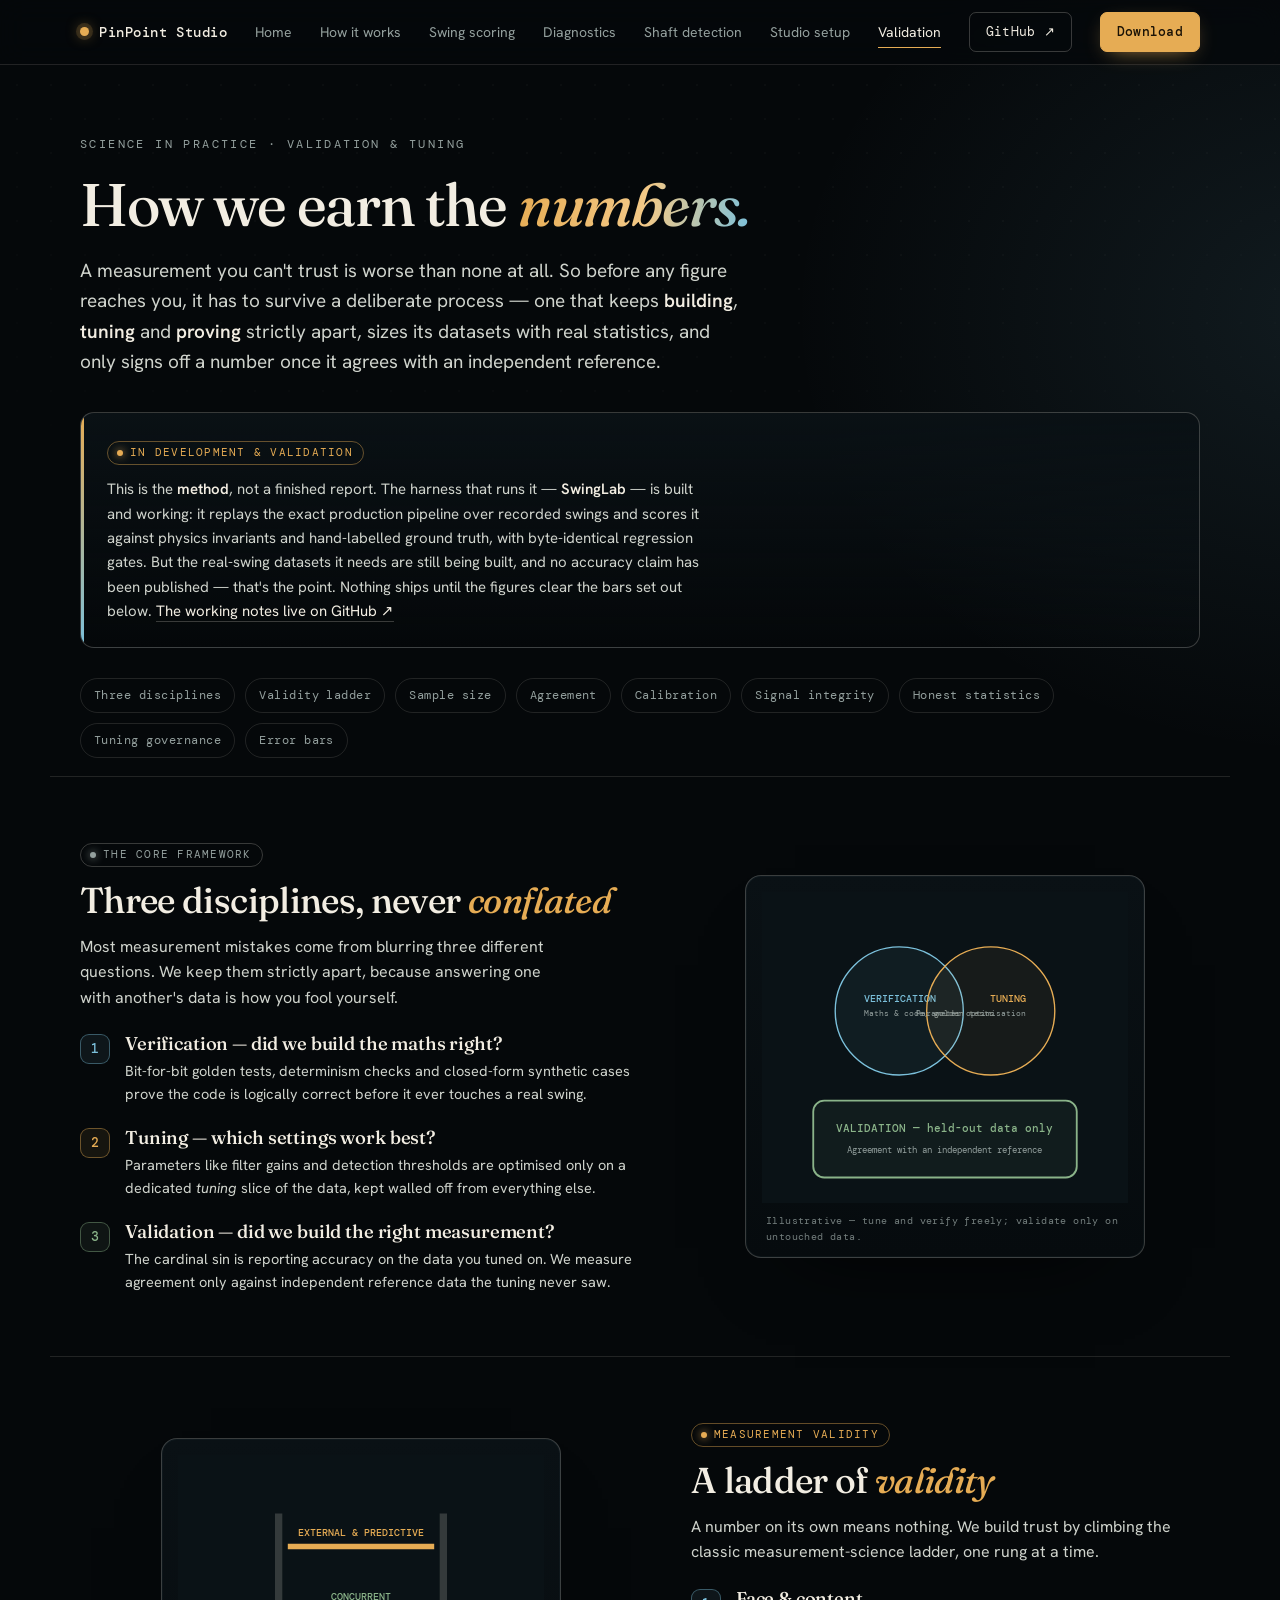
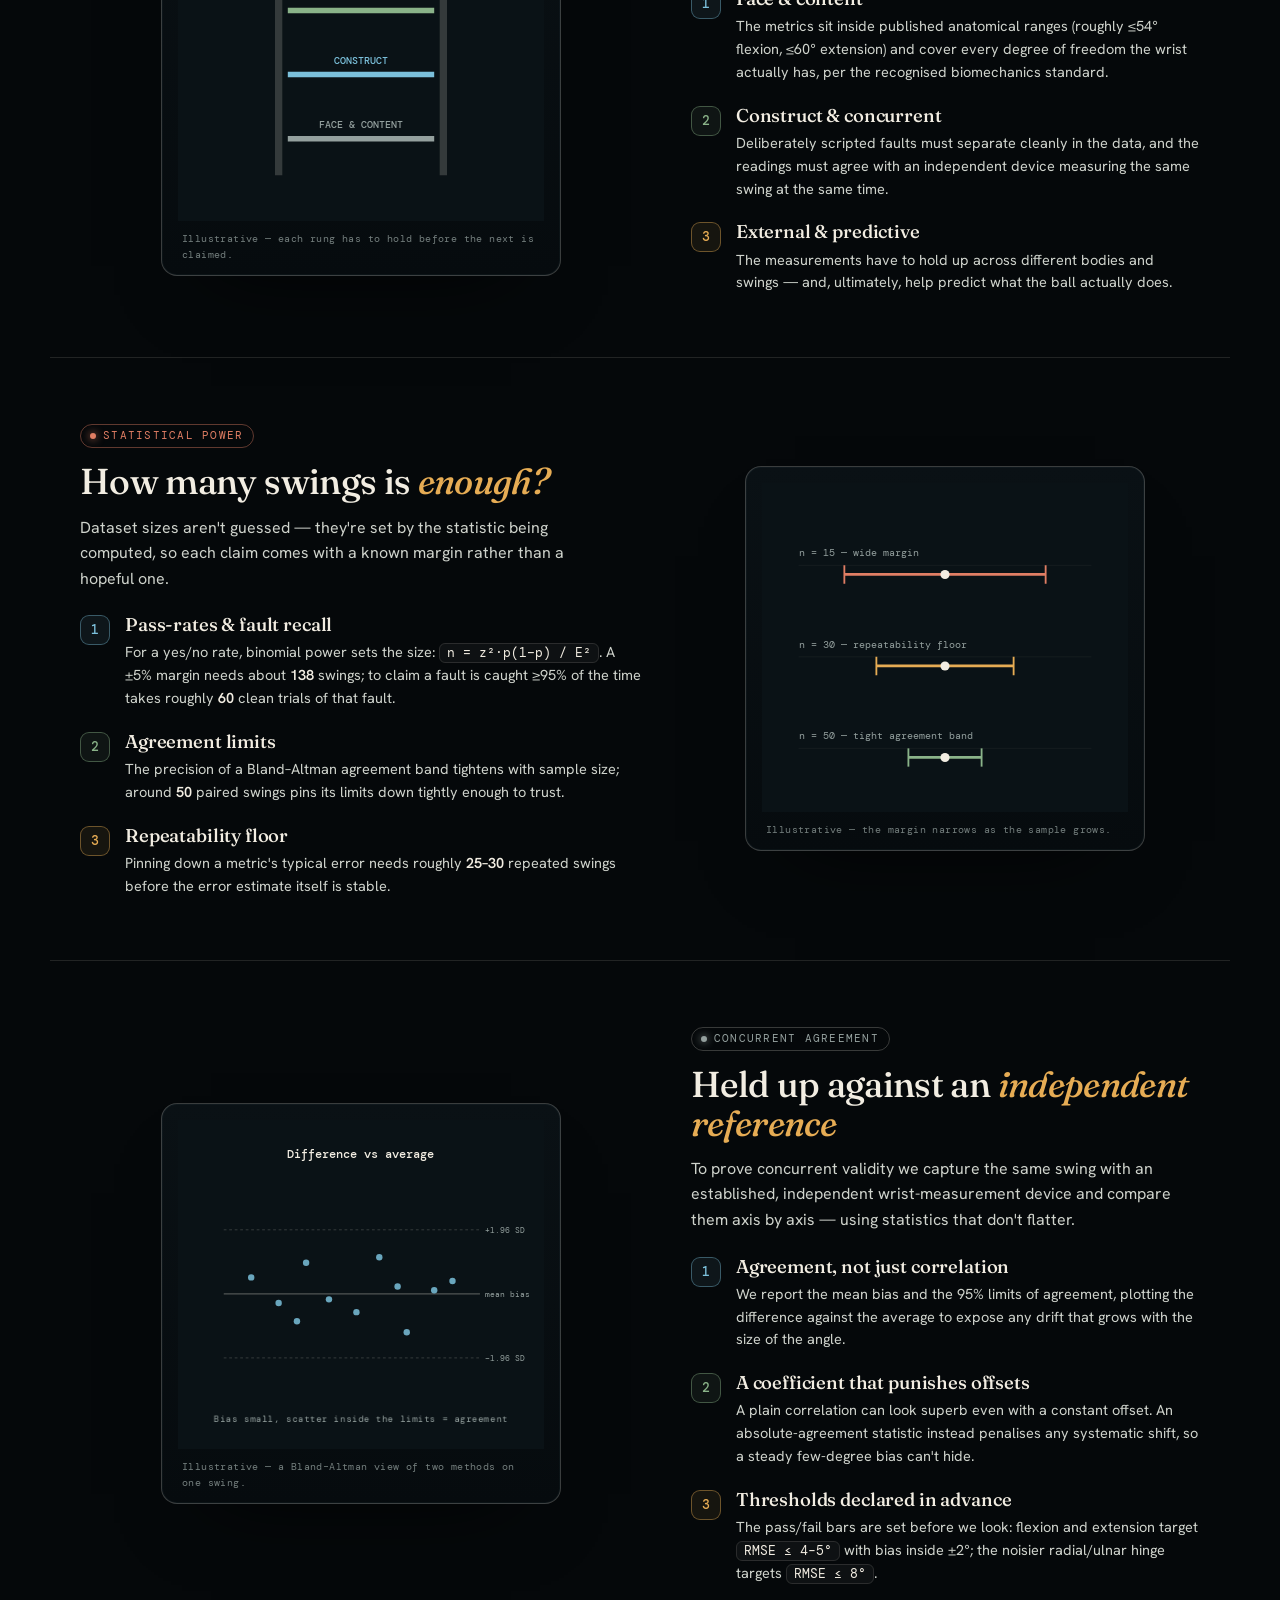
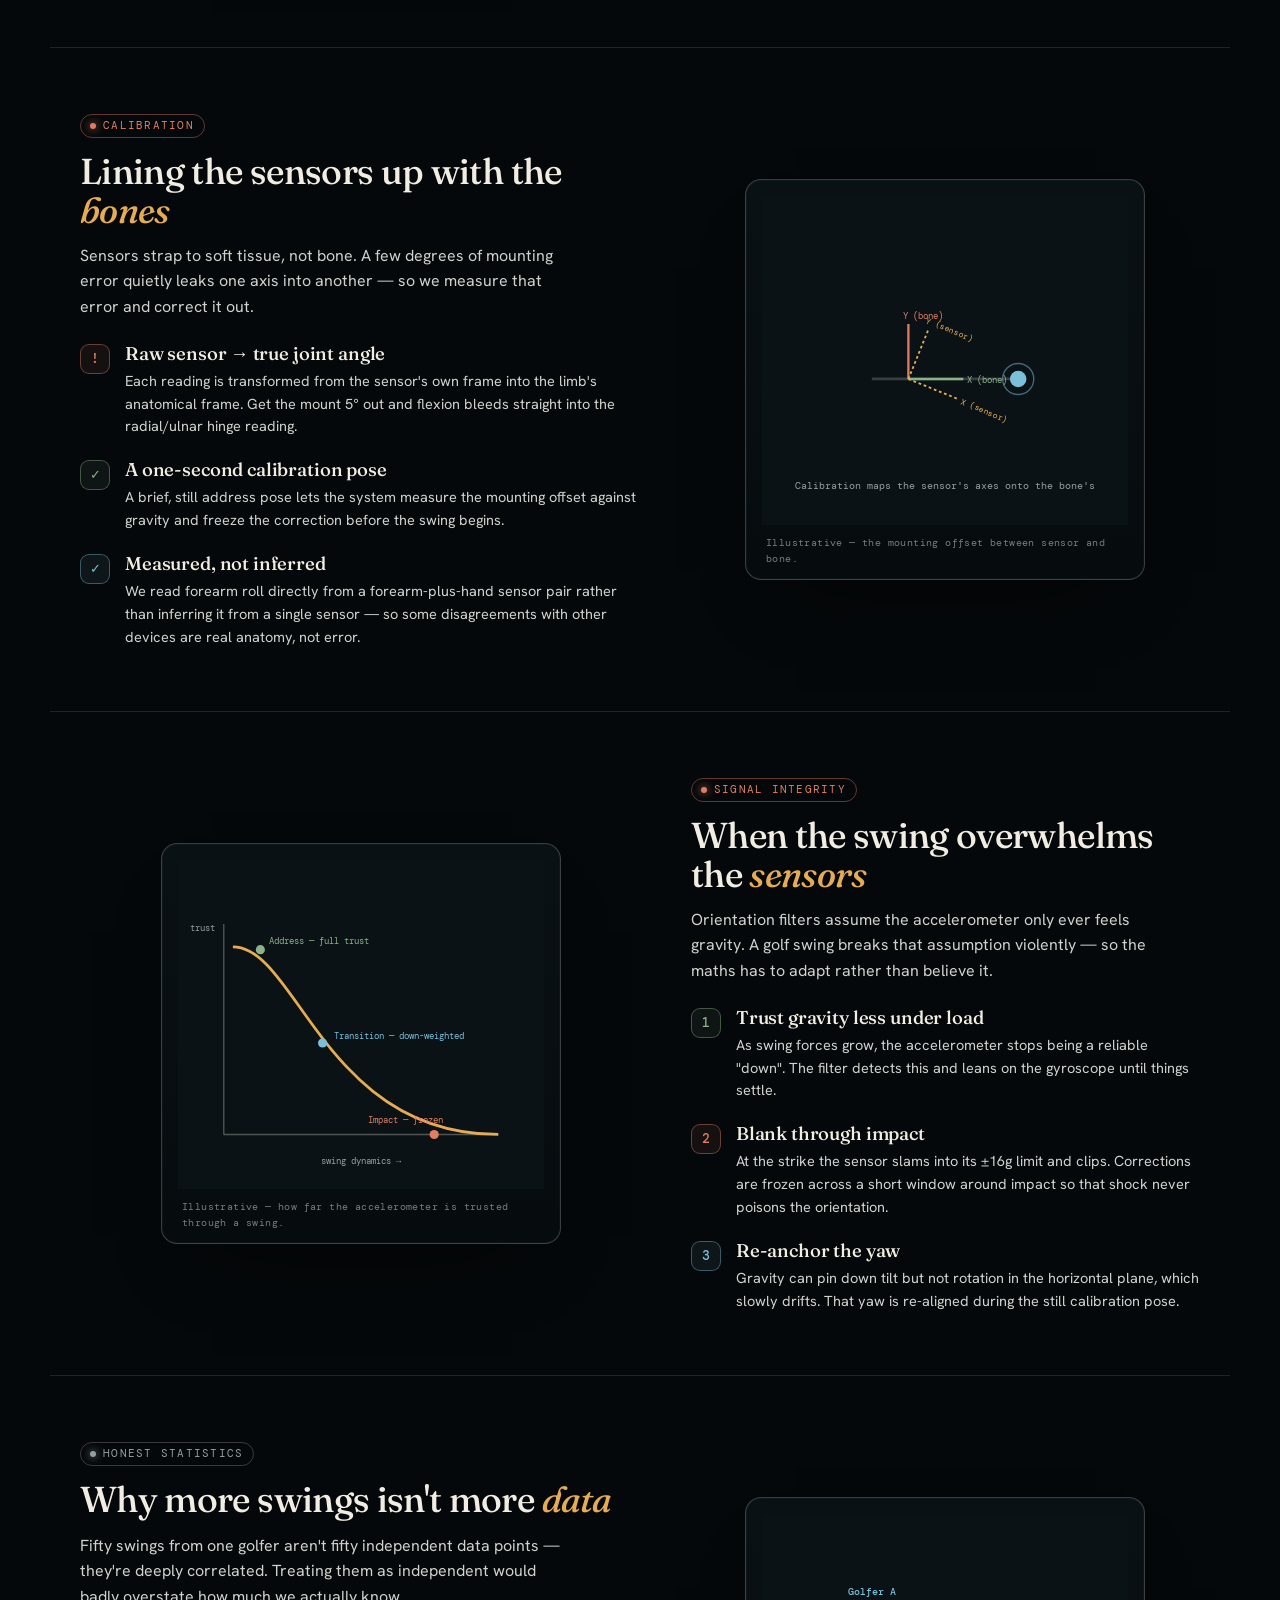
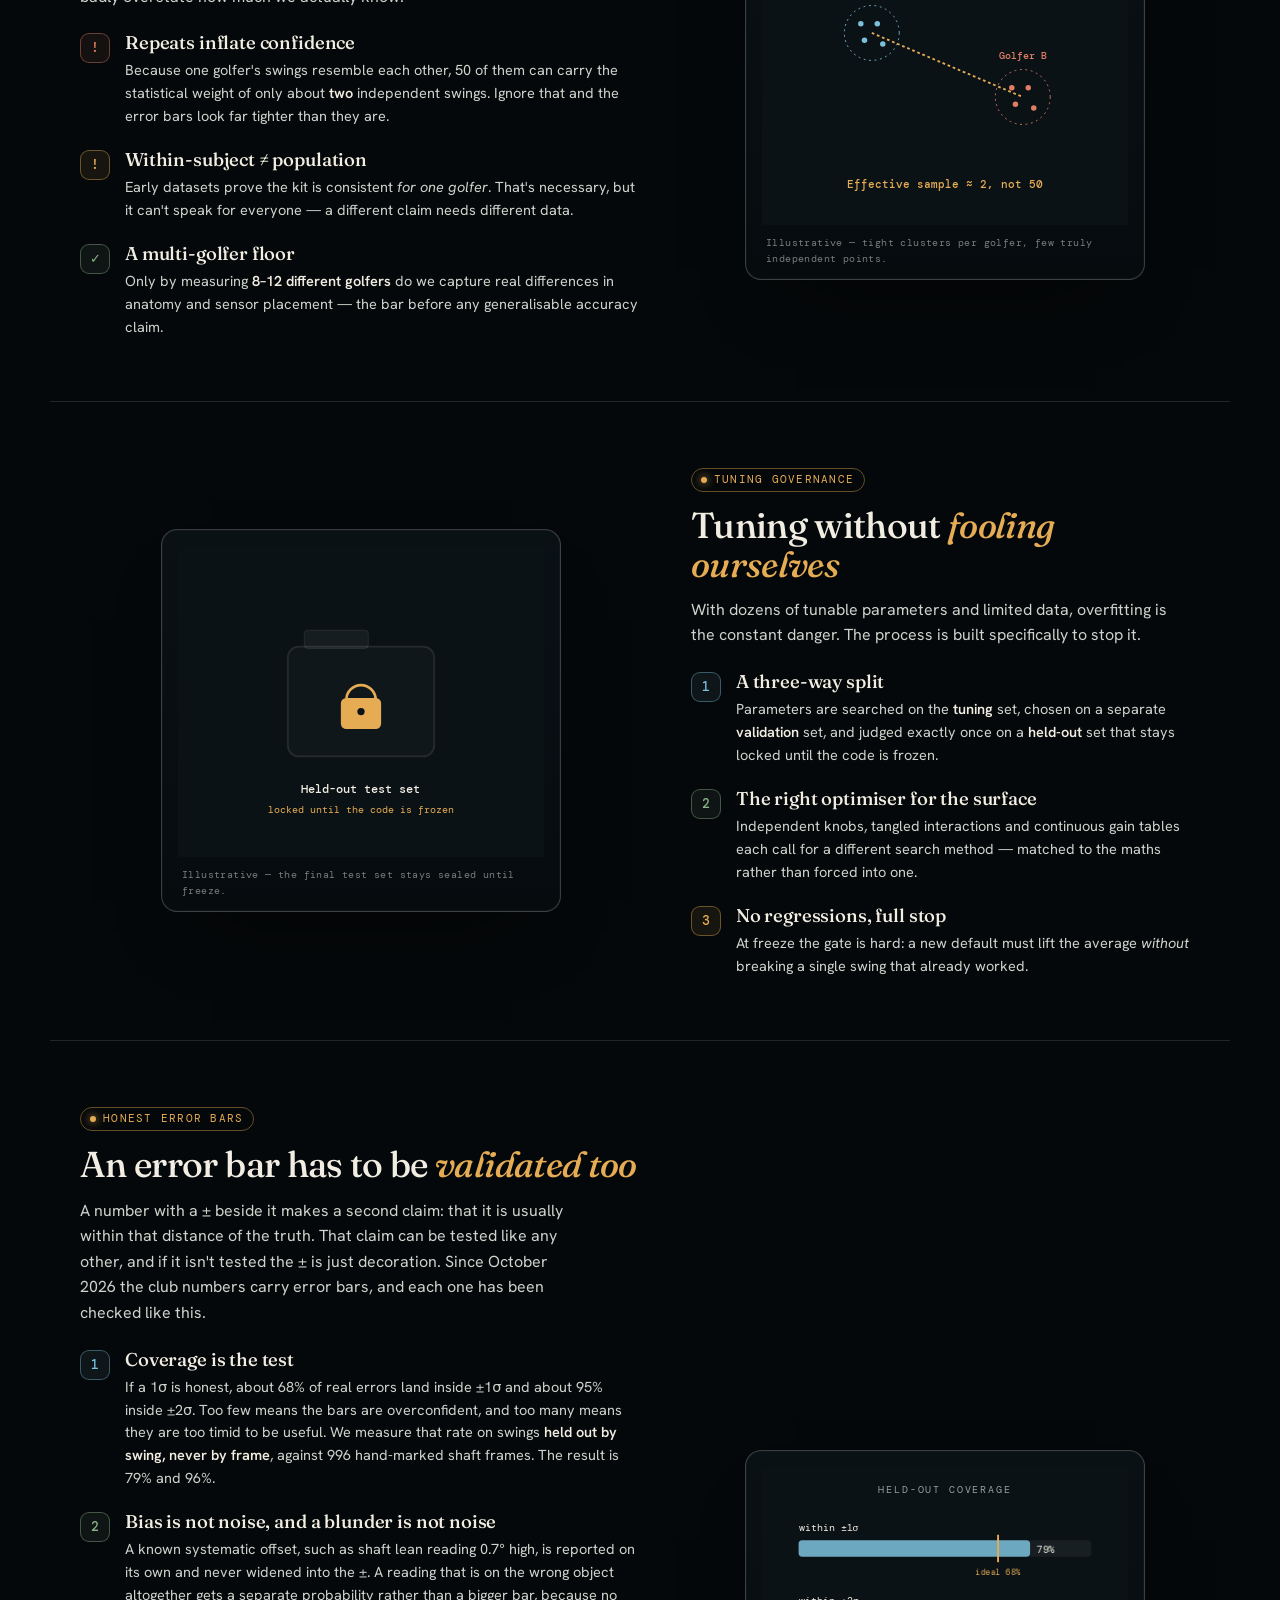
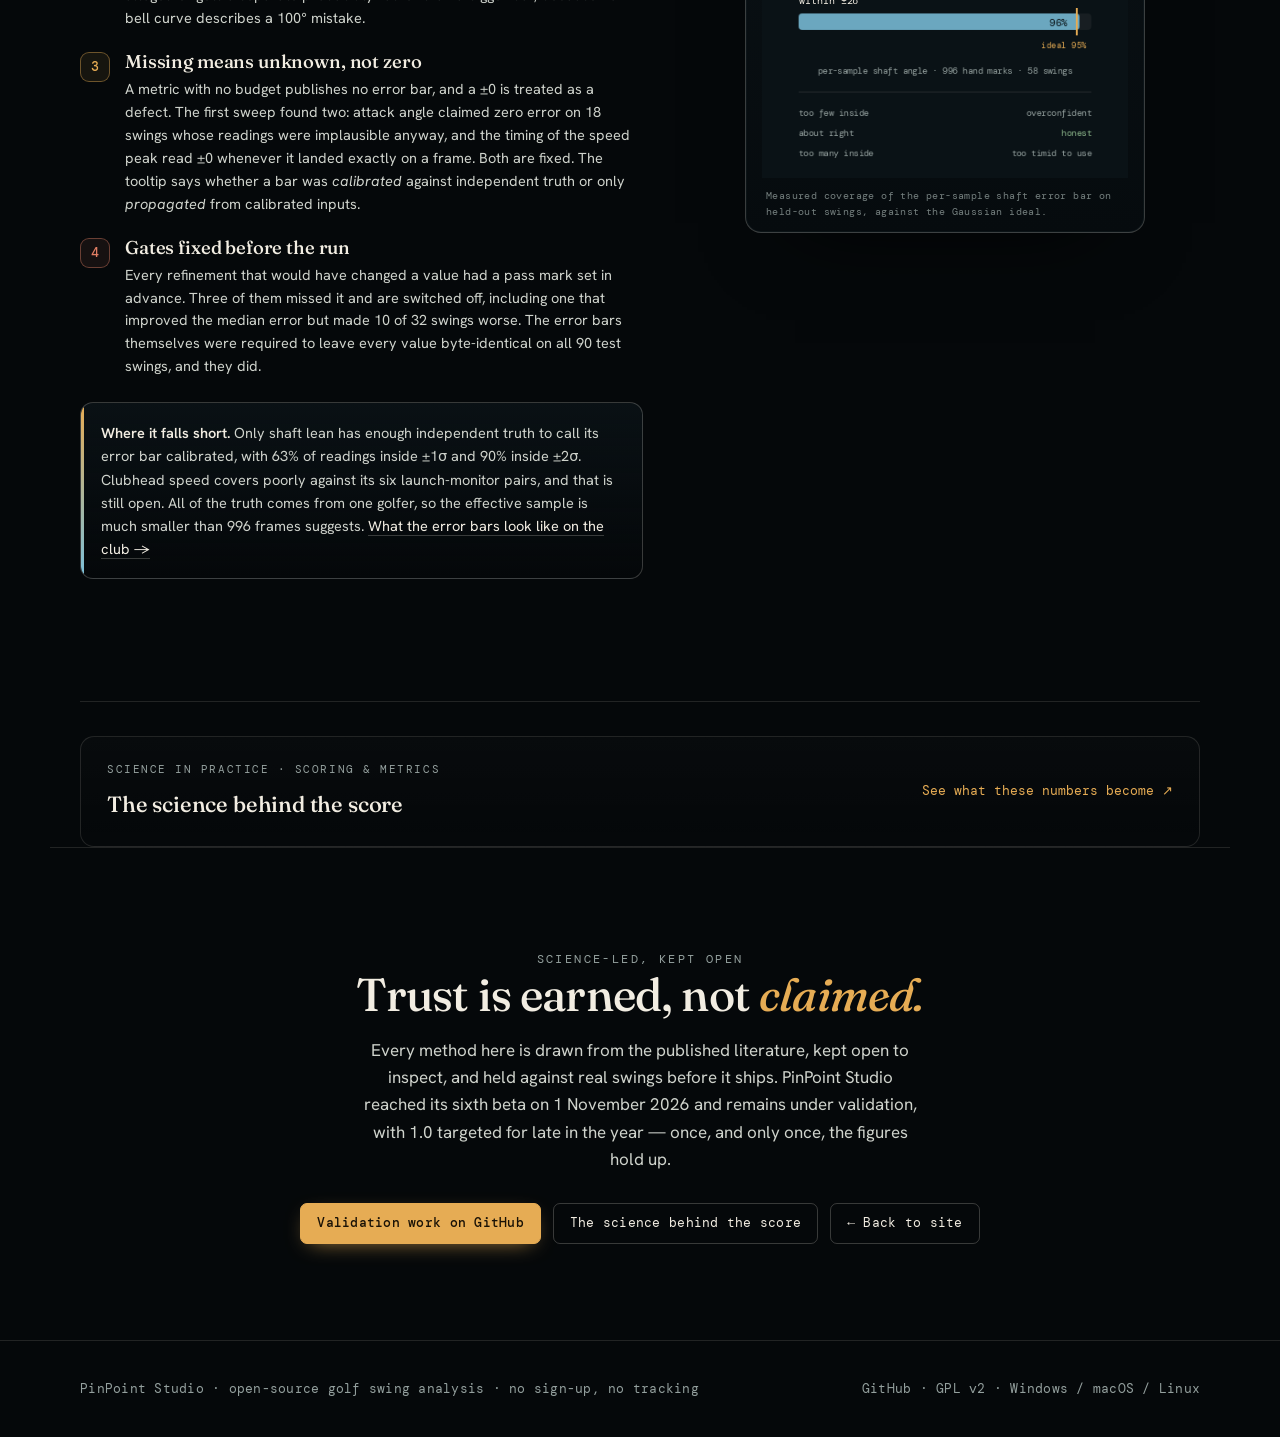
<file: science/validation.html>
<!DOCTYPE html>
<html lang="en-GB">
<head>
<meta charset="UTF-8">
<meta name="viewport" content="width=device-width, initial-scale=1.0">
<title>How we earn the numbers — validation &amp; tuning — PinPoint Studio</title>
<meta name="description" content="The measurement discipline behind PinPoint Studio: separating verification, tuning and validation; sizing datasets with statistical power; agreement against an independent reference; sensor calibration; and the honest limits of clustered data. Methods under development and validation; sixth beta shipped November 2026, 1.0 targeted for late in the year.">
<link rel="preconnect" href="https://fonts.googleapis.com">
<link rel="preconnect" href="https://fonts.gstatic.com" crossorigin>
<link href="https://fonts.googleapis.com/css2?family=Fraunces:ital,opsz,wght@0,9..144,400;0,9..144,500;0,9..144,600;1,9..144,400;1,9..144,500&family=Hanken+Grotesk:wght@400;500;600;700&family=DM+Mono:wght@400;500&display=swap" rel="stylesheet">
<link rel="stylesheet" href="../assets/science.css">
</head>
<body>
<div class="page">

<header>
  <div class="wrap bar">
    <a class="mark" href="../index.html"><span class="dot"></span><b>PinPoint Studio</b></a>
    <nav class="navlinks">
      <a class="muted" href="../index.html">Home</a>
      <a class="muted" href="how-it-works.html">How it works</a>
      <a class="muted" href="swing-scoring.html">Swing scoring</a>
      <a class="muted" href="session-diagnostics.html">Diagnostics</a>
      <a class="muted" href="shaft-detection.html">Shaft detection</a>
      <a class="muted" href="studio-setup.html">Studio setup</a>
      <a class="muted" href="validation.html" aria-current="page">Validation</a>
      <a class="btn" href="https://github.com/PinPoint-Golf/PinPointStudio" target="_blank" rel="noopener">GitHub &#8599;</a>
      <a class="btn solid" href="../index.html#get">Download</a>
    </nav>
  </div>
</header>

<main>
  <!-- hero -->
  <section class="subhero wrap">
    <span class="eyebrow reveal">Science in practice &middot; Validation &amp; tuning</span>
    <h1 class="reveal" style="--d:1">How we earn the <em>numbers.</em></h1>
    <p class="lede reveal" style="--d:2">A measurement you can't trust is worse than none at all. So before any figure reaches you, it has to survive a deliberate process — one that keeps <strong>building</strong>, <strong>tuning</strong> and <strong>proving</strong> strictly apart, sizes its datasets with real statistics, and only signs off a number once it agrees with an independent reference.</p>
    <div class="notice reveal" style="--d:3">
      <span class="badge dev"><i></i>In development &amp; validation</span>
      <p>This is the <strong>method</strong>, not a finished report. The harness that runs it — <strong>SwingLab</strong> — is built and working: it replays the exact production pipeline over recorded swings and scores it against physics invariants and hand-labelled ground truth, with byte-identical regression gates. But the real-swing datasets it needs are still being built, and no accuracy claim has been published — that's the point. Nothing ships until the figures clear the bars set out below. <a class="ulink" href="https://github.com/PinPoint-Golf/PinPointStudio/tree/main/docs/validation" target="_blank" rel="noopener">The working notes live on GitHub &#8599;</a></p>
    </div>
    <nav class="contents reveal" style="--d:4" aria-label="On this page">
      <a href="#framework">Three disciplines</a>
      <a href="#validity">Validity ladder</a>
      <a href="#power">Sample size</a>
      <a href="#agreement">Agreement</a>
      <a href="#calibration">Calibration</a>
      <a href="#signal">Signal integrity</a>
      <a href="#clusters">Honest statistics</a>
      <a href="#governance">Tuning governance</a>
      <a href="#errorbars">Error bars</a>
    </nav>
  </section>

  <!-- 1. THREE DISCIPLINES -->
  <section id="framework" class="xsec reveal">
    <div class="xgrid">
      <div class="xcol">
        <span class="badge"><i></i>The core framework</span>
        <h2 class="xh">Three disciplines, never <em>conflated</em></h2>
        <p class="xlede">Most measurement mistakes come from blurring three different questions. We keep them strictly apart, because answering one with another's data is how you fool yourself.</p>
        <ul class="points">
          <li class="point"><span class="pi cyan">1</span><div><h4>Verification &mdash; did we build the maths right?</h4><p>Bit-for-bit golden tests, determinism checks and closed-form synthetic cases prove the code is logically correct before it ever touches a real swing.</p></div></li>
          <li class="point"><span class="pi amber">2</span><div><h4>Tuning &mdash; which settings work best?</h4><p>Parameters like filter gains and detection thresholds are optimised only on a dedicated <em>tuning</em> slice of the data, kept walled off from everything else.</p></div></li>
          <li class="point"><span class="pi green">3</span><div><h4>Validation &mdash; did we build the right measurement?</h4><p>The cardinal sin is reporting accuracy on the data you tuned on. We measure agreement only against independent reference data the tuning never saw.</p></div></li>
        </ul>
      </div>
      <div class="xv reveal">
        <svg viewBox="0 0 400 340" xmlns="http://www.w3.org/2000/svg">
          <rect width="400" height="340" fill="#0A1216"/>
          <g class="an-lift">
            <circle cx="150" cy="130" r="70" fill="rgba(123,192,219,.06)" stroke="var(--club)" stroke-width="1.5"/>
            <text x="112" y="120" fill="var(--club)" font-size="11" font-weight="500">VERIFICATION</text>
            <text x="112" y="136" fill="var(--paper-dim)" font-size="9">Maths &amp; code, golden tests</text>
            <circle cx="250" cy="130" r="70" fill="rgba(230,172,84,.06)" stroke="var(--accent)" stroke-width="1.5"/>
            <text x="288" y="120" fill="var(--accent)" font-size="11" font-weight="500" text-anchor="end">TUNING</text>
            <text x="288" y="136" fill="var(--paper-dim)" font-size="9" text-anchor="end">Parameter optimisation</text>
          </g>
          <rect x="56" y="228" width="288" height="84" fill="rgba(138,179,137,.06)" stroke="var(--arm)" stroke-width="2" rx="12"/>
          <text x="200" y="262" fill="var(--arm)" font-size="12.5" font-weight="500" text-anchor="middle">VALIDATION &mdash; held-out data only</text>
          <text x="200" y="285" fill="var(--paper-dim)" font-size="10" text-anchor="middle">Agreement with an independent reference</text>
        </svg>
        <p class="figcap">Illustrative — tune and verify freely; validate only on untouched data.</p>
      </div>
    </div>
  </section>

  <!-- 2. VALIDITY LADDER -->
  <section id="validity" class="xsec alt reveal">
    <div class="xgrid">
      <div class="xcol">
        <span class="badge accent"><i></i>Measurement validity</span>
        <h2 class="xh">A ladder of <em>validity</em></h2>
        <p class="xlede">A number on its own means nothing. We build trust by climbing the classic measurement-science ladder, one rung at a time.</p>
        <ul class="points">
          <li class="point"><span class="pi cyan">1</span><div><h4>Face &amp; content</h4><p>The metrics sit inside published anatomical ranges (roughly &le;54&deg; flexion, &le;60&deg; extension) and cover every degree of freedom the wrist actually has, per the recognised biomechanics standard.</p></div></li>
          <li class="point"><span class="pi green">2</span><div><h4>Construct &amp; concurrent</h4><p>Deliberately scripted faults must separate cleanly in the data, and the readings must agree with an independent device measuring the same swing at the same time.</p></div></li>
          <li class="point"><span class="pi amber">3</span><div><h4>External &amp; predictive</h4><p>The measurements have to hold up across different bodies and swings &mdash; and, ultimately, help predict what the ball actually does.</p></div></li>
        </ul>
      </div>
      <div class="xv reveal">
        <svg viewBox="0 0 400 400" xmlns="http://www.w3.org/2000/svg">
          <rect width="400" height="400" fill="#0A1216"/>
          <line x1="110" y1="64" x2="110" y2="350" stroke="rgba(242,237,226,.18)" stroke-width="8"/>
          <line x1="290" y1="64" x2="290" y2="350" stroke="rgba(242,237,226,.18)" stroke-width="8"/>
          <line x1="120" y1="100" x2="280" y2="100" stroke="var(--accent)" stroke-width="6"/>
          <text x="200" y="88" fill="var(--accent)" font-size="11" font-weight="500" text-anchor="middle">EXTERNAL &amp; PREDICTIVE</text>
          <line x1="120" y1="170" x2="280" y2="170" stroke="var(--arm)" stroke-width="6"/>
          <text x="200" y="158" fill="var(--arm)" font-size="11" font-weight="500" text-anchor="middle">CONCURRENT</text>
          <line x1="120" y1="240" x2="280" y2="240" stroke="var(--club)" stroke-width="6"/>
          <text x="200" y="228" fill="var(--club)" font-size="11" font-weight="500" text-anchor="middle">CONSTRUCT</text>
          <line x1="120" y1="310" x2="280" y2="310" stroke="var(--paper-dim)" stroke-width="6"/>
          <text x="200" y="298" fill="var(--paper-dim)" font-size="11" font-weight="500" text-anchor="middle">FACE &amp; CONTENT</text>
        </svg>
        <p class="figcap">Illustrative — each rung has to hold before the next is claimed.</p>
      </div>
    </div>
  </section>

  <!-- 3. SAMPLE SIZE -->
  <section id="power" class="xsec reveal">
    <div class="xgrid">
      <div class="xcol">
        <span class="badge warning"><i></i>Statistical power</span>
        <h2 class="xh">How many swings is <em>enough?</em></h2>
        <p class="xlede">Dataset sizes aren't guessed &mdash; they're set by the statistic being computed, so each claim comes with a known margin rather than a hopeful one.</p>
        <ul class="points">
          <li class="point"><span class="pi cyan">1</span><div><h4>Pass-rates &amp; fault recall</h4><p>For a yes/no rate, binomial power sets the size: <span class="formula">n = z&sup2;&middot;p(1&minus;p) / E&sup2;</span>. A &plusmn;5% margin needs about <strong>138</strong> swings; to claim a fault is caught &ge;95% of the time takes roughly <strong>60</strong> clean trials of that fault.</p></div></li>
          <li class="point"><span class="pi green">2</span><div><h4>Agreement limits</h4><p>The precision of a Bland&ndash;Altman agreement band tightens with sample size; around <strong>50</strong> paired swings pins its limits down tightly enough to trust.</p></div></li>
          <li class="point"><span class="pi amber">3</span><div><h4>Repeatability floor</h4><p>Pinning down a metric's typical error needs roughly <strong>25&ndash;30</strong> repeated swings before the error estimate itself is stable.</p></div></li>
        </ul>
      </div>
      <div class="xv reveal">
        <svg viewBox="0 0 400 360" xmlns="http://www.w3.org/2000/svg">
          <rect width="400" height="360" fill="#0A1216"/>
          <g stroke="rgba(242,237,226,.05)" stroke-width="1">
            <line x1="40" y1="90" x2="360" y2="90"/><line x1="40" y1="190" x2="360" y2="190"/><line x1="40" y1="290" x2="360" y2="290"/>
          </g>
          <text x="40" y="80" fill="var(--paper-dim)" font-size="11">n = 15 — wide margin</text>
          <line x1="90" y1="100" x2="310" y2="100" stroke="var(--thorax)" stroke-width="3"/>
          <line x1="90" y1="90" x2="90" y2="110" stroke="var(--thorax)" stroke-width="2"/>
          <line x1="310" y1="90" x2="310" y2="110" stroke="var(--thorax)" stroke-width="2"/>
          <circle cx="200" cy="100" r="5" fill="var(--paper)"/>
          <text x="40" y="180" fill="var(--paper-dim)" font-size="11">n = 30 — repeatability floor</text>
          <line x1="125" y1="200" x2="275" y2="200" stroke="var(--accent)" stroke-width="3"/>
          <line x1="125" y1="190" x2="125" y2="210" stroke="var(--accent)" stroke-width="2"/>
          <line x1="275" y1="190" x2="275" y2="210" stroke="var(--accent)" stroke-width="2"/>
          <circle cx="200" cy="200" r="5" fill="var(--paper)"/>
          <text x="40" y="280" fill="var(--paper-dim)" font-size="11">n = 50 — tight agreement band</text>
          <line x1="160" y1="300" x2="240" y2="300" stroke="var(--arm)" stroke-width="3"/>
          <line x1="160" y1="290" x2="160" y2="310" stroke="var(--arm)" stroke-width="2"/>
          <line x1="240" y1="290" x2="240" y2="310" stroke="var(--arm)" stroke-width="2"/>
          <circle cx="200" cy="300" r="5" fill="var(--paper)"/>
        </svg>
        <p class="figcap">Illustrative — the margin narrows as the sample grows.</p>
      </div>
    </div>
  </section>

  <!-- 4. AGREEMENT -->
  <section id="agreement" class="xsec alt reveal">
    <div class="xgrid">
      <div class="xcol">
        <span class="badge"><i></i>Concurrent agreement</span>
        <h2 class="xh">Held up against an <em>independent reference</em></h2>
        <p class="xlede">To prove concurrent validity we capture the same swing with an established, independent wrist-measurement device and compare them axis by axis &mdash; using statistics that don't flatter.</p>
        <ul class="points">
          <li class="point"><span class="pi cyan">1</span><div><h4>Agreement, not just correlation</h4><p>We report the mean bias and the 95% limits of agreement, plotting the difference against the average to expose any drift that grows with the size of the angle.</p></div></li>
          <li class="point"><span class="pi green">2</span><div><h4>A coefficient that punishes offsets</h4><p>A plain correlation can look superb even with a constant offset. An absolute-agreement statistic instead penalises any systematic shift, so a steady few-degree bias can't hide.</p></div></li>
          <li class="point"><span class="pi amber">3</span><div><h4>Thresholds declared in advance</h4><p>The pass/fail bars are set before we look: flexion and extension target <span class="formula">RMSE &le; 4&ndash;5&deg;</span> with bias inside &plusmn;2&deg;; the noisier radial/ulnar hinge targets <span class="formula">RMSE &le; 8&deg;</span>.</p></div></li>
        </ul>
      </div>
      <div class="xv reveal">
        <svg viewBox="0 0 400 360" xmlns="http://www.w3.org/2000/svg">
          <rect width="400" height="360" fill="#0A1216"/>
          <text x="200" y="42" fill="var(--paper)" font-size="13" font-weight="500" text-anchor="middle">Difference vs average</text>
          <line x1="50" y1="190" x2="330" y2="190" stroke="rgba(242,237,226,.3)" stroke-width="1.5"/>
          <line x1="50" y1="120" x2="330" y2="120" stroke="rgba(242,237,226,.2)" stroke-width="1" stroke-dasharray="3 3"/>
          <line x1="50" y1="260" x2="330" y2="260" stroke="rgba(242,237,226,.2)" stroke-width="1" stroke-dasharray="3 3"/>
          <text x="336" y="123" fill="var(--paper-dim)" font-size="9">+1.96 SD</text>
          <text x="336" y="193" fill="var(--paper-dim)" font-size="9">mean bias</text>
          <text x="336" y="263" fill="var(--paper-dim)" font-size="9">&minus;1.96 SD</text>
          <circle cx="80" cy="172" r="3.5" fill="var(--club)" opacity="0.85"/>
          <circle cx="110" cy="200" r="3.5" fill="var(--club)" opacity="0.85"/>
          <circle cx="140" cy="156" r="3.5" fill="var(--club)" opacity="0.85"/>
          <circle cx="165" cy="196" r="3.5" fill="var(--club)" opacity="0.85"/>
          <circle cx="195" cy="210" r="3.5" fill="var(--club)" opacity="0.85"/>
          <circle cx="220" cy="150" r="3.5" fill="var(--club)" opacity="0.85"/>
          <circle cx="250" cy="232" r="3.5" fill="var(--club)" opacity="0.85"/>
          <circle cx="280" cy="186" r="3.5" fill="var(--club)" opacity="0.85"/>
          <circle cx="300" cy="176" r="3.5" fill="var(--club)" opacity="0.85"/>
          <circle cx="130" cy="220" r="3.5" fill="var(--club)" opacity="0.85"/>
          <circle cx="240" cy="182" r="3.5" fill="var(--club)" opacity="0.85"/>
          <text x="200" y="330" fill="var(--paper-dim)" font-size="10.5" text-anchor="middle">Bias small, scatter inside the limits = agreement</text>
        </svg>
        <p class="figcap">Illustrative — a Bland&ndash;Altman view of two methods on one swing.</p>
      </div>
    </div>
  </section>

  <!-- 5. CALIBRATION -->
  <section id="calibration" class="xsec reveal">
    <div class="xgrid">
      <div class="xcol">
        <span class="badge warning"><i></i>Calibration</span>
        <h2 class="xh">Lining the sensors up with the <em>bones</em></h2>
        <p class="xlede">Sensors strap to soft tissue, not bone. A few degrees of mounting error quietly leaks one axis into another &mdash; so we measure that error and correct it out.</p>
        <ul class="points">
          <li class="point"><span class="pi coral">!</span><div><h4>Raw sensor &#8594; true joint angle</h4><p>Each reading is transformed from the sensor's own frame into the limb's anatomical frame. Get the mount 5&deg; out and flexion bleeds straight into the radial/ulnar hinge reading.</p></div></li>
          <li class="point"><span class="pi green">&#10003;</span><div><h4>A one-second calibration pose</h4><p>A brief, still address pose lets the system measure the mounting offset against gravity and freeze the correction before the swing begins.</p></div></li>
          <li class="point"><span class="pi cyan">&#10003;</span><div><h4>Measured, not inferred</h4><p>We read forearm roll directly from a forearm-plus-hand sensor pair rather than inferring it from a single sensor &mdash; so some disagreements with other devices are real anatomy, not error.</p></div></li>
        </ul>
      </div>
      <div class="xv reveal">
        <svg viewBox="0 0 400 360" xmlns="http://www.w3.org/2000/svg">
          <rect width="400" height="360" fill="#0A1216"/>
          <line x1="120" y1="200" x2="280" y2="200" stroke="rgba(242,237,226,.2)" stroke-width="3"/>
          <circle cx="280" cy="200" r="9" fill="var(--club)"/>
          <circle cx="280" cy="200" r="17" fill="none" stroke="var(--club)" stroke-width="1.5" opacity="0.5"/>
          <g transform="translate(160,200)">
            <line x1="0" y1="0" x2="60" y2="0" stroke="var(--arm)" stroke-width="2.5"/>
            <text x="64" y="4" fill="var(--arm)" font-size="10">X (bone)</text>
            <line x1="0" y1="0" x2="0" y2="-60" stroke="var(--thorax)" stroke-width="2.5"/>
            <text x="-6" y="-66" fill="var(--thorax)" font-size="10">Y (bone)</text>
          </g>
          <g transform="translate(160,200) rotate(22)">
            <line x1="0" y1="0" x2="58" y2="0" stroke="var(--accent)" stroke-width="2" stroke-dasharray="3 3"/>
            <text x="62" y="4" fill="var(--accent)" font-size="9">X (sensor)</text>
            <line x1="0" y1="0" x2="0" y2="-58" stroke="var(--accent)" stroke-width="2" stroke-dasharray="3 3"/>
            <text x="-6" y="-64" fill="var(--accent)" font-size="9">Y (sensor)</text>
          </g>
          <text x="200" y="320" fill="var(--paper-dim)" font-size="10.5" text-anchor="middle">Calibration maps the sensor's axes onto the bone's</text>
        </svg>
        <p class="figcap">Illustrative — the mounting offset between sensor and bone.</p>
      </div>
    </div>
  </section>

  <!-- 6. SIGNAL INTEGRITY -->
  <section id="signal" class="xsec alt reveal">
    <div class="xgrid">
      <div class="xcol">
        <span class="badge warning"><i></i>Signal integrity</span>
        <h2 class="xh">When the swing overwhelms the <em>sensors</em></h2>
        <p class="xlede">Orientation filters assume the accelerometer only ever feels gravity. A golf swing breaks that assumption violently &mdash; so the maths has to adapt rather than believe it.</p>
        <ul class="points">
          <li class="point"><span class="pi green">1</span><div><h4>Trust gravity less under load</h4><p>As swing forces grow, the accelerometer stops being a reliable "down". The filter detects this and leans on the gyroscope until things settle.</p></div></li>
          <li class="point"><span class="pi coral">2</span><div><h4>Blank through impact</h4><p>At the strike the sensor slams into its &plusmn;16g limit and clips. Corrections are frozen across a short window around impact so that shock never poisons the orientation.</p></div></li>
          <li class="point"><span class="pi cyan">3</span><div><h4>Re-anchor the yaw</h4><p>Gravity can pin down tilt but not rotation in the horizontal plane, which slowly drifts. That yaw is re-aligned during the still calibration pose.</p></div></li>
        </ul>
      </div>
      <div class="xv reveal">
        <svg viewBox="0 0 400 360" xmlns="http://www.w3.org/2000/svg">
          <rect width="400" height="360" fill="#0A1216"/>
          <line x1="50" y1="300" x2="350" y2="300" stroke="rgba(242,237,226,.3)" stroke-width="1.5"/>
          <line x1="50" y1="300" x2="50" y2="70" stroke="rgba(242,237,226,.3)" stroke-width="1.5"/>
          <text x="40" y="78" fill="var(--paper-dim)" font-size="10" text-anchor="end">trust</text>
          <text x="200" y="332" fill="var(--paper-dim)" font-size="10" text-anchor="middle">swing dynamics &#8594;</text>
          <path d="M 60 95 C 130 95, 160 300, 350 300" fill="none" stroke="var(--accent)" stroke-width="3"/>
          <circle cx="90" cy="98" r="5" fill="var(--arm)"/>
          <text x="100" y="92" fill="var(--arm)" font-size="10">Address — full trust</text>
          <circle cx="158" cy="200" r="5" fill="var(--club)"/>
          <text x="170" y="196" fill="var(--club)" font-size="10">Transition — down-weighted</text>
          <circle cx="280" cy="300" r="5" fill="var(--thorax)"/>
          <text x="290" y="288" fill="var(--thorax)" font-size="10" text-anchor="end">Impact — frozen</text>
        </svg>
        <p class="figcap">Illustrative — how far the accelerometer is trusted through a swing.</p>
      </div>
    </div>
  </section>

  <!-- 7. HONEST STATISTICS -->
  <section id="clusters" class="xsec reveal">
    <div class="xgrid">
      <div class="xcol">
        <span class="badge"><i></i>Honest statistics</span>
        <h2 class="xh">Why more swings isn't more <em>data</em></h2>
        <p class="xlede">Fifty swings from one golfer aren't fifty independent data points &mdash; they're deeply correlated. Treating them as independent would badly overstate how much we actually know.</p>
        <ul class="points">
          <li class="point"><span class="pi coral">!</span><div><h4>Repeats inflate confidence</h4><p>Because one golfer's swings resemble each other, 50 of them can carry the statistical weight of only about <strong>two</strong> independent swings. Ignore that and the error bars look far tighter than they are.</p></div></li>
          <li class="point"><span class="pi amber">!</span><div><h4>Within-subject &ne; population</h4><p>Early datasets prove the kit is consistent <em>for one golfer</em>. That's necessary, but it can't speak for everyone &mdash; a different claim needs different data.</p></div></li>
          <li class="point"><span class="pi green">&#10003;</span><div><h4>A multi-golfer floor</h4><p>Only by measuring <strong>8&ndash;12 different golfers</strong> do we capture real differences in anatomy and sensor placement &mdash; the bar before any generalisable accuracy claim.</p></div></li>
        </ul>
      </div>
      <div class="xv reveal">
        <svg viewBox="0 0 400 340" xmlns="http://www.w3.org/2000/svg">
          <rect width="400" height="340" fill="#0A1216"/>
          <circle cx="120" cy="130" r="30" fill="none" stroke="var(--club)" stroke-width="1" stroke-dasharray="2 4"/>
          <circle cx="108" cy="120" r="3" fill="var(--club)"/><circle cx="132" cy="142" r="3" fill="var(--club)"/>
          <circle cx="126" cy="120" r="3" fill="var(--club)"/><circle cx="112" cy="138" r="3" fill="var(--club)"/>
          <text x="120" y="88" fill="var(--club)" font-size="11" font-weight="500" text-anchor="middle">Golfer A</text>
          <circle cx="285" cy="200" r="30" fill="none" stroke="var(--thorax)" stroke-width="1" stroke-dasharray="2 4"/>
          <circle cx="273" cy="190" r="3" fill="var(--thorax)"/><circle cx="297" cy="212" r="3" fill="var(--thorax)"/>
          <circle cx="291" cy="190" r="3" fill="var(--thorax)"/><circle cx="277" cy="208" r="3" fill="var(--thorax)"/>
          <text x="285" y="158" fill="var(--thorax)" font-size="11" font-weight="500" text-anchor="middle">Golfer B</text>
          <path d="M 120 130 L 285 200" fill="none" stroke="var(--accent)" stroke-width="2" stroke-dasharray="3 3"/>
          <text x="200" y="300" fill="var(--accent)" font-size="12.5" font-weight="500" text-anchor="middle">Effective sample &asymp; 2, not 50</text>
        </svg>
        <p class="figcap">Illustrative — tight clusters per golfer, few truly independent points.</p>
      </div>
    </div>
  </section>

  <!-- 8. GOVERNANCE -->
  <section id="governance" class="xsec alt reveal">
    <div class="xgrid">
      <div class="xcol">
        <span class="badge accent"><i></i>Tuning governance</span>
        <h2 class="xh">Tuning without <em>fooling ourselves</em></h2>
        <p class="xlede">With dozens of tunable parameters and limited data, overfitting is the constant danger. The process is built specifically to stop it.</p>
        <ul class="points">
          <li class="point"><span class="pi cyan">1</span><div><h4>A three-way split</h4><p>Parameters are searched on the <strong>tuning</strong> set, chosen on a separate <strong>validation</strong> set, and judged exactly once on a <strong>held-out</strong> set that stays locked until the code is frozen.</p></div></li>
          <li class="point"><span class="pi green">2</span><div><h4>The right optimiser for the surface</h4><p>Independent knobs, tangled interactions and continuous gain tables each call for a different search method &mdash; matched to the maths rather than forced into one.</p></div></li>
          <li class="point"><span class="pi amber">3</span><div><h4>No regressions, full stop</h4><p>At freeze the gate is hard: a new default must lift the average <em>without</em> breaking a single swing that already worked.</p></div></li>
        </ul>
      </div>
      <div class="xv reveal">
        <svg viewBox="0 0 400 340" xmlns="http://www.w3.org/2000/svg">
          <rect width="400" height="340" fill="#0A1216"/>
          <g class="an-lift">
            <rect x="120" y="110" width="160" height="120" fill="rgba(242,237,226,.02)" stroke="rgba(242,237,226,.1)" stroke-width="2" rx="12"/>
            <rect x="138" y="92" width="70" height="20" fill="rgba(242,237,226,.05)" stroke="rgba(242,237,226,.1)" rx="4"/>
            <path d="M 184 168 a 16 16 0 0 1 32 0" fill="none" stroke="var(--accent)" stroke-width="3"/>
            <rect x="178" y="166" width="44" height="34" fill="var(--accent)" rx="6"/>
            <circle cx="200" cy="181" r="4" fill="#0A1216"/>
          </g>
          <text x="200" y="270" fill="var(--paper)" font-size="13" font-weight="500" text-anchor="middle">Held-out test set</text>
          <text x="200" y="292" fill="var(--accent)" font-size="10.5" text-anchor="middle">locked until the code is frozen</text>
        </svg>
        <p class="figcap">Illustrative — the final test set stays sealed until freeze.</p>
      </div>
    </div>
  </section>

  <!-- 9. ERROR BARS -->
  <section id="errorbars" class="xsec reveal">
    <div class="xgrid">
      <div class="xcol">
        <span class="badge accent"><i></i>Honest error bars</span>
        <h2 class="xh">An error bar has to be <em>validated too</em></h2>
        <p class="xlede">A number with a &plusmn; beside it makes a second claim: that it is usually within that distance of the truth. That claim can be tested like any other, and if it isn't tested the &plusmn; is just decoration. Since October 2026 the club numbers carry error bars, and each one has been checked like this.</p>
        <ul class="points">
          <li class="point"><span class="pi cyan">1</span><div><h4>Coverage is the test</h4><p>If a 1&sigma; is honest, about 68% of real errors land inside &plusmn;1&sigma; and about 95% inside &plusmn;2&sigma;. Too few means the bars are overconfident, and too many means they are too timid to be useful. We measure that rate on swings <strong>held out by swing, never by frame</strong>, against 996 hand-marked shaft frames. The result is 79% and 96%.</p></div></li>
          <li class="point"><span class="pi green">2</span><div><h4>Bias is not noise, and a blunder is not noise</h4><p>A known systematic offset, such as shaft lean reading 0.7&deg; high, is reported on its own and never widened into the &plusmn;. A reading that is on the wrong object altogether gets a separate probability rather than a bigger bar, because no bell curve describes a 100&deg; mistake.</p></div></li>
          <li class="point"><span class="pi amber">3</span><div><h4>Missing means unknown, not zero</h4><p>A metric with no budget publishes no error bar, and a &plusmn;0 is treated as a defect. The first sweep found two: attack angle claimed zero error on 18 swings whose readings were implausible anyway, and the timing of the speed peak read &plusmn;0 whenever it landed exactly on a frame. Both are fixed. The tooltip says whether a bar was <em>calibrated</em> against independent truth or only <em>propagated</em> from calibrated inputs.</p></div></li>
          <li class="point"><span class="pi coral">4</span><div><h4>Gates fixed before the run</h4><p>Every refinement that would have changed a value had a pass mark set in advance. Three of them missed it and are switched off, including one that improved the median error but made 10 of 32 swings worse. The error bars themselves were required to leave every value byte-identical on all 90 test swings, and they did.</p></div></li>
        </ul>
        <div class="callout"><p><strong>Where it falls short.</strong> Only shaft lean has enough independent truth to call its error bar calibrated, with 63% of readings inside &plusmn;1&sigma; and 90% inside &plusmn;2&sigma;. Clubhead speed covers poorly against its six launch-monitor pairs, and that is still open. All of the truth comes from one golfer, so the effective sample is much smaller than 996 frames suggests. <a class="ulink" href="shaft-detection.html#trust">What the error bars look like on the club &#8594;</a></p></div>
      </div>
      <div class="xv reveal">
        <svg viewBox="0 0 400 340" xmlns="http://www.w3.org/2000/svg">
          <rect width="400" height="340" fill="#0A1216"/>
          <text x="200" y="28" fill="var(--paper-dim)" font-size="10.5" text-anchor="middle" letter-spacing="2">HELD-OUT COVERAGE</text>
          <g font-size="10.5" fill="var(--paper)">
            <text x="40" y="70">within &plusmn;1&sigma;</text>
            <text x="40" y="150">within &plusmn;2&sigma;</text>
          </g>
          <rect x="40" y="80" width="320" height="18" rx="4" fill="rgba(242,237,226,.06)"/>
          <rect x="40" y="80" width="253" height="18" rx="4" fill="var(--club)" opacity=".85"/>
          <line x1="258" y1="74" x2="258" y2="104" stroke="var(--accent)" stroke-width="2"/>
          <text x="258" y="118" fill="var(--accent)" font-size="9.5" text-anchor="middle">ideal 68%</text>
          <text x="300" y="94" fill="var(--paper)" font-size="11" font-family="DM Mono,monospace">79%</text>
          <rect x="40" y="160" width="320" height="18" rx="4" fill="rgba(242,237,226,.06)"/>
          <rect x="40" y="160" width="307" height="18" rx="4" fill="var(--club)" opacity=".85"/>
          <line x1="344" y1="154" x2="344" y2="184" stroke="var(--accent)" stroke-width="2"/>
          <text x="330" y="198" fill="var(--accent)" font-size="9.5" text-anchor="middle">ideal 95%</text>
          <text x="334" y="174" fill="#0A1216" font-size="11" font-family="DM Mono,monospace" text-anchor="end">96%</text>
          <text x="200" y="226" fill="var(--paper-dim)" font-size="10" text-anchor="middle">per-sample shaft angle &#183; 996 hand marks &#183; 58 swings</text>
          <line x1="40" y1="246" x2="360" y2="246" stroke="var(--line)" stroke-width="1"/>
          <g font-size="10" fill="var(--paper-dim)">
            <text x="40" y="272">too few inside</text><text x="360" y="272" text-anchor="end">overconfident</text>
            <text x="40" y="294">about right</text><text x="360" y="294" text-anchor="end" fill="var(--arm)">honest</text>
            <text x="40" y="316">too many inside</text><text x="360" y="316" text-anchor="end">too timid to use</text>
          </g>
        </svg>
        <p class="figcap">Measured coverage of the per-sample shaft error bar on held-out swings, against the Gaussian ideal.</p>
      </div>
    </div>
  </section>

  <!-- cross-link -->
  <section class="wrap">
    <div class="morelink reveal">
      <a href="swing-scoring.html">
        <div>
          <div class="ml-k">Science in practice &middot; Scoring &amp; metrics</div>
          <h3>The science behind the score</h3>
        </div>
        <span class="ml-go">See what these numbers become &#8599;</span>
      </a>
    </div>
  </section>

  <!-- closing -->
  <section class="closing wrap">
    <span class="eyebrow reveal">Science-led, kept open</span>
    <h2 class="reveal" style="--d:1">Trust is earned, not <em>claimed.</em></h2>
    <p class="reveal" style="--d:2">Every method here is drawn from the published literature, kept open to inspect, and held against real swings before it ships. PinPoint Studio reached its sixth beta on 1 November 2026 and remains under validation, with 1.0 targeted for late in the year &mdash; once, and only once, the figures hold up.</p>
    <div class="cta-row reveal" style="--d:3">
      <a class="btn solid" href="https://github.com/PinPoint-Golf/PinPointStudio/tree/main/docs/validation" target="_blank" rel="noopener">Validation work on GitHub</a>
      <a class="btn" href="swing-scoring.html">The science behind the score</a>
      <a class="btn" href="../index.html">&#8592; Back to site</a>
    </div>
  </section>
</main>

<footer>
  <div class="wrap foot">
    <span>PinPoint Studio &middot; open-source golf swing analysis &middot; no sign-up, no tracking</span>
    <span><a href="https://github.com/PinPoint-Golf/PinPointStudio" target="_blank" rel="noopener">GitHub</a> &middot; GPL v2 &middot; Windows / macOS / Linux</span>
  </div>
</footer>
</div><!-- /.page -->
<script src="../assets/science.js"></script>
</body>
</html>
</file>
<file: assets/science.css>
/* ===========================================================================
   PinPoint Studio — "Science in practice" sub-pages
   Shares the design language of the home page (index.html): the warm dark
   "instrument" palette, Fraunces / Hanken Grotesk / DM Mono, the motion-capture
   dot field, signal-dot kickers and now/dev/soon badges.
   =========================================================================== */

:root{
  --ink:#05080A;
  --ink-2:#0A1115;
  --ink-3:#111B20;
  --paper:#F2EDE2;
  --text-2:#CFD3CC;
  --paper-dim:#94A09E;
  --line:rgba(242,237,226,.12);
  --line-strong:rgba(242,237,226,.22);
  --pelvis:#E6AC54;
  --thorax:#E07E64;
  --arm:#8AB389;
  --club:#7BC0DB;
  --accent:#E6AC54;
  --cool:#7BC0DB;
  --font-display:'Fraunces',Georgia,serif;
  --font-body:'Hanken Grotesk',system-ui,-apple-system,sans-serif;
  --font-mono:'DM Mono',ui-monospace,monospace;
  --maxw:1180px;
}
*{box-sizing:border-box;margin:0;padding:0}
html{scroll-behavior:smooth;background:var(--ink)}
body{
  background:var(--ink);
  color:var(--paper);
  font-family:var(--font-body);
  font-size:17px;line-height:1.6;
  -webkit-font-smoothing:antialiased;
  text-rendering:optimizeLegibility;
  overflow-x:clip;
}
.page{
  position:relative;min-height:100vh;
  background:
    radial-gradient(1100px 720px at 8% -10%, rgba(230,172,84,.11), transparent 58%),
    radial-gradient(1000px 820px at 104% 4%, rgba(123,192,219,.10), transparent 54%),
    radial-gradient(900px 900px at 50% 120%, rgba(224,126,100,.06), transparent 60%),
    var(--ink);
}
.page::before{
  content:'';position:fixed;inset:0;z-index:0;pointer-events:none;
  background-image:radial-gradient(rgba(242,237,226,.05) 1px, transparent 1.4px);
  background-size:34px 34px;
  -webkit-mask-image:radial-gradient(120% 90% at 50% 0%, #000 35%, transparent 78%);
  mask-image:radial-gradient(120% 90% at 50% 0%, #000 35%, transparent 78%);
  opacity:.6;
}
.page>*{position:relative;z-index:1}
a{color:inherit;text-decoration:none}
::selection{background:var(--accent);color:var(--ink)}
:focus-visible{outline:2px solid var(--accent);outline-offset:3px;border-radius:3px}

.wrap{max-width:var(--maxw);margin-inline:auto;padding-inline:30px}
.eyebrow{font-family:var(--font-mono);font-size:12px;letter-spacing:.2em;text-transform:uppercase;color:var(--paper-dim)}

/* reveal-on-scroll */
.reveal{opacity:0;transform:translateY(22px);
  transition:opacity .8s cubic-bezier(.22,.7,.2,1),transform .8s cubic-bezier(.22,.7,.2,1);
  transition-delay:calc(var(--d,0) * 70ms);will-change:opacity,transform}
.reveal.in{opacity:1;transform:none}

/* status badges */
.badge{
  font-family:var(--font-mono);font-size:10.5px;letter-spacing:.12em;text-transform:uppercase;
  padding:3px 10px 3px 9px;border-radius:999px;border:1px solid var(--line-strong);
  color:var(--paper-dim);display:inline-flex;align-items:center;gap:7px;white-space:nowrap;
}
.badge i{width:6px;height:6px;border-radius:50%;background:currentColor;flex:none;box-shadow:0 0 8px currentColor}
.badge.now{color:var(--arm);border-color:rgba(138,179,137,.42)}
.badge.dev{color:var(--accent);border-color:rgba(230,172,84,.42)}
.badge.soon{color:var(--club);border-color:rgba(123,192,219,.40)}
.badge.accent{color:var(--accent);border-color:rgba(230,172,84,.42)}
.badge.warning{color:var(--thorax);border-color:rgba(224,126,100,.42)}
.badge.dev i{animation:pulse 2.6s ease-in-out infinite}
@keyframes pulse{0%,100%{opacity:1}50%{opacity:.35}}

/* top bar */
.page>header{
  position:sticky;top:0;z-index:60;
  background:rgba(5,8,10,.7);
  backdrop-filter:blur(14px) saturate(1.2);
  border-bottom:1px solid var(--line);
}
.bar{display:flex;align-items:center;justify-content:space-between;height:64px}
.mark{font-family:var(--font-mono);font-size:14px;letter-spacing:.04em;display:flex;align-items:center;gap:10px}
.mark .dot{width:9px;height:9px;border-radius:50%;background:var(--accent);
  box-shadow:0 0 0 4px rgba(230,172,84,.16),0 0 14px rgba(230,172,84,.7)}
.mark b{font-weight:500}
.navlinks{display:flex;align-items:center;gap:28px;font-size:14px}
.navlinks a.muted{color:var(--paper-dim);position:relative}
.navlinks a.muted::after{content:'';position:absolute;left:0;right:100%;bottom:-5px;height:1px;background:var(--accent);transition:right .28s ease}
.navlinks a.muted:hover{color:var(--paper)}
.navlinks a.muted:hover::after{right:0}
.navlinks a.muted[aria-current="page"]{color:var(--paper)}
.navlinks a.muted[aria-current="page"]::after{right:0}
.btn{
  font-family:var(--font-mono);font-size:13px;letter-spacing:.02em;
  padding:9px 16px;border-radius:7px;border:1px solid var(--line-strong);
  transition:border-color .2s,background .2s,color .2s,transform .2s,box-shadow .2s;white-space:nowrap;
}
.btn:hover{border-color:var(--paper);transform:translateY(-1px)}
.btn.solid{background:var(--accent);color:#1a1206;border-color:var(--accent);font-weight:500;
  box-shadow:0 6px 22px -10px rgba(230,172,84,.9)}
.btn.solid:hover{background:#f0c279;border-color:#f0c279;box-shadow:0 10px 30px -10px rgba(230,172,84,1)}
@media(max-width:1180px){.navlinks{gap:16px;font-size:13px}}
@media(max-width:1040px){.navlinks a.muted{display:none}}

/* shared headings */
h1{
  font-family:var(--font-display);font-weight:480;font-optical-sizing:auto;
  font-size:clamp(34px,5vw,60px);line-height:1.0;letter-spacing:-.02em;margin:18px 0 22px;
}
h1 em{font-style:italic;font-weight:500;
  background:linear-gradient(96deg,var(--accent),#f3c987 55%,var(--cool));
  -webkit-background-clip:text;background-clip:text;-webkit-text-fill-color:transparent}
h2{font-family:var(--font-display);font-weight:480;font-optical-sizing:auto;font-size:clamp(28px,3.6vw,46px);letter-spacing:-.018em;line-height:1.04}
h2 em{font-style:italic;color:var(--accent)}
.sec-lede{color:var(--text-2);max-width:64ch;margin-top:16px;font-size:16.5px}
.ulink{color:var(--paper);border-bottom:1px solid var(--line-strong);transition:color .18s,border-color .18s}
.ulink:hover{color:var(--accent);border-color:var(--accent)}

.kicker{display:flex;align-items:center;gap:10px;font-family:var(--font-mono);font-size:11.5px;letter-spacing:.2em;text-transform:uppercase;color:var(--paper-dim);margin-bottom:18px}
.kicker .sig{width:8px;height:8px;border-radius:50%;flex:none;box-shadow:0 0 10px currentColor}
.sig.amber{color:var(--pelvis);background:var(--pelvis)}
.sig.coral{color:var(--thorax);background:var(--thorax)}
.sig.green{color:var(--arm);background:var(--arm)}
.sig.cyan{color:var(--club);background:var(--club)}
.sig.paper{color:var(--paper);background:var(--paper)}

/* ---- sub-page hero ---- */
.subhero{padding-top:64px;padding-bottom:18px;position:relative}
.subhero .lede{font-size:clamp(16px,1.5vw,19px);color:var(--text-2);max-width:60ch}
.subhero .lede strong{color:var(--paper);font-weight:600}
.meta-row{margin-top:26px;display:flex;align-items:center;gap:14px;flex-wrap:wrap;
  font-family:var(--font-mono);font-size:12.5px;color:var(--paper-dim);letter-spacing:.02em}

/* honest-status notice (mirrors the home page .notice) */
.notice{margin-top:34px;border:1px solid var(--line-strong);border-radius:14px;background:linear-gradient(180deg,var(--ink-2),transparent);padding:24px 26px;position:relative;overflow:hidden}
.notice::before{content:'';position:absolute;left:0;top:0;bottom:0;width:3px;background:linear-gradient(180deg,var(--accent),var(--cool))}
.notice .badge{margin-bottom:12px}
.notice p{color:var(--text-2);max-width:74ch;font-size:15px;line-height:1.62}
.notice p strong{color:var(--paper);font-weight:600}

/* contents jump-nav */
.contents{margin-top:30px;display:flex;gap:10px;flex-wrap:wrap}
.contents a{font-family:var(--font-mono);font-size:12px;letter-spacing:.04em;color:var(--paper-dim);
  padding:7px 13px;border:1px solid var(--line);border-radius:999px;transition:color .2s,border-color .2s,background .2s}
.contents a:hover{color:var(--paper);border-color:var(--line-strong);background:rgba(255,255,255,.02)}

/* ---- explainer section ---- */
.xsec{padding:62px 30px;border-top:1px solid var(--line);scroll-margin-top:84px;max-width:var(--maxw);margin-inline:auto}
.xgrid{display:grid;grid-template-columns:1.05fr .95fr;gap:48px;align-items:center}
.xsec.alt .xcol{order:2}
.xsec.alt .xv{order:1}
.xcol .badge{margin-bottom:14px}
.xh{font-family:var(--font-display);font-weight:480;font-optical-sizing:auto;font-size:clamp(25px,3vw,36px);letter-spacing:-.018em;line-height:1.06;margin:0 0 14px}
.xh em{font-style:italic;color:var(--accent)}
.xlede{color:var(--text-2);font-size:16px;line-height:1.6;margin-bottom:22px;max-width:54ch}

.points{list-style:none;display:flex;flex-direction:column;gap:20px}
.point{display:grid;grid-template-columns:auto 1fr;gap:15px;align-items:start}
.point .pi{font-family:var(--font-mono);font-size:12.5px;font-weight:500;
  width:30px;height:30px;border-radius:9px;display:flex;align-items:center;justify-content:center;
  border:1px solid;flex:none;margin-top:2px}
.pi.cyan{color:var(--club);border-color:rgba(123,192,219,.4);background:rgba(123,192,219,.08)}
.pi.green{color:var(--arm);border-color:rgba(138,179,137,.42);background:rgba(138,179,137,.08)}
.pi.amber{color:var(--accent);border-color:rgba(230,172,84,.42);background:rgba(230,172,84,.08)}
.pi.coral{color:var(--thorax);border-color:rgba(224,126,100,.42);background:rgba(224,126,100,.08)}
.point h4{font-family:var(--font-display);font-weight:500;font-size:18.5px;letter-spacing:-.008em;margin-bottom:5px;line-height:1.25}
.point p{font-size:14.5px;color:var(--text-2);line-height:1.58}
.point strong{color:var(--paper);font-weight:600}
.formula{font-family:var(--font-mono);font-size:12.5px;color:var(--paper);background:rgba(255,255,255,.04);border:1px solid var(--line);border-radius:6px;padding:1px 7px;white-space:nowrap}

.callout{border:1px solid var(--line-strong);border-radius:13px;background:linear-gradient(180deg,var(--ink-2),transparent);padding:18px 20px;position:relative;overflow:hidden;margin-top:24px}
.callout::before{content:'';position:absolute;left:0;top:0;bottom:0;width:3px;background:linear-gradient(180deg,var(--accent),var(--cool))}
.callout p{color:var(--text-2);font-size:14.5px;line-height:1.6}
.callout strong{color:var(--paper);font-weight:600}

/* ---- diagram visual frame ---- */
.xv{
  position:relative;border:1px solid var(--line-strong);border-radius:16px;overflow:hidden;
  background:linear-gradient(180deg,var(--ink-2),#060B0E);
  box-shadow:0 40px 80px -50px rgba(0,0,0,.9),0 0 0 1px rgba(123,192,219,.04) inset;
  padding:16px 16px 12px;
  max-width:400px;justify-self:center;width:100%;margin-inline:auto;
}
.xv svg{display:block;width:100%;height:auto}
.xv svg text{font-family:var(--font-mono)}
.figcap{margin-top:10px;padding:0 4px;font-family:var(--font-mono);font-size:10px;letter-spacing:.04em;color:var(--paper-dim);opacity:.78}

/* ---- metric catalogue (the reference section) ---- */
.cat-legend{display:flex;gap:18px;flex-wrap:wrap;margin-top:18px;font-family:var(--font-mono);font-size:11.5px;color:var(--paper-dim);letter-spacing:.02em}
.cat-legend span{display:inline-flex;align-items:center;gap:7px}
.cat-legend i{width:8px;height:8px;border-radius:50%;flex:none;box-shadow:0 0 8px currentColor;background:currentColor}
.lg-imu{color:var(--arm)}.lg-cam1{color:var(--accent)}.lg-cam2{color:var(--club)}.lg-dtl{color:var(--thorax)}
.mfam{margin-top:40px}
.mfam-head{display:flex;align-items:center;gap:11px;margin-bottom:16px}
.mfam-head .sig{width:9px;height:9px;border-radius:50%;flex:none;box-shadow:0 0 10px currentColor}
.mfam-head h3{font-family:var(--font-display);font-weight:500;font-size:21px;letter-spacing:-.008em}
.mgrid{display:grid;grid-template-columns:repeat(2,1fr);gap:13px}
.mcard{border:1px solid var(--line);border-radius:13px;padding:18px 19px;position:relative;overflow:hidden;
  background:linear-gradient(180deg,rgba(255,255,255,.014),transparent);transition:border-color .25s,transform .25s,box-shadow .25s}
.mcard:hover{border-color:var(--line-strong);transform:translateY(-2px);box-shadow:0 22px 44px -38px rgba(0,0,0,.9)}
.mcard .mtop{display:flex;align-items:baseline;justify-content:space-between;gap:10px;margin-bottom:9px}
.mcard h4{font-family:var(--font-display);font-weight:500;font-size:17px;letter-spacing:-.006em;line-height:1.2}
.mcard .mkey{display:block;font-family:var(--font-mono);font-size:10.5px;color:var(--paper-dim);letter-spacing:.01em;margin-top:3px}
.mcard p{font-size:13.5px;color:var(--text-2);line-height:1.5}
.mcard .mmeta{margin-top:11px;padding-top:10px;border-top:1px solid var(--line);font-family:var(--font-mono);font-size:11px;color:var(--paper-dim);line-height:1.55}
.mcard .mmeta b{color:var(--text-2);font-weight:500}
.mtag{font-family:var(--font-mono);font-size:9.5px;letter-spacing:.07em;text-transform:uppercase;white-space:nowrap;flex:none;
  padding:2px 9px;border-radius:999px;border:1px solid var(--line-strong);color:var(--paper-dim)}
.mtag.imu{color:var(--arm);border-color:rgba(138,179,137,.42)}
.mtag.cam1{color:var(--accent);border-color:rgba(230,172,84,.42)}
.mtag.cam2{color:var(--club);border-color:rgba(123,192,219,.4)}
.mtag.dtl{color:var(--thorax);border-color:rgba(224,126,100,.42)}
@media(max-width:760px){.mgrid{grid-template-columns:1fr}}

/* ---- studio-setup checklist ---- */
.checklist{list-style:none;display:grid;grid-template-columns:1fr 1fr;gap:15px 34px;margin-top:28px}
.checklist li{display:grid;grid-template-columns:auto 1fr;gap:13px;align-items:start;font-size:14.5px;color:var(--text-2);line-height:1.5}
.checklist .ck{font-family:var(--font-mono);color:var(--arm);border:1px solid rgba(138,179,137,.42);background:rgba(138,179,137,.08);
  width:25px;height:25px;border-radius:7px;display:flex;align-items:center;justify-content:center;font-size:12.5px;flex:none;margin-top:1px}
.checklist strong{color:var(--paper);font-weight:600}
@media(max-width:760px){.checklist{grid-template-columns:1fr;gap:13px}}

/* ---- cross-links / closing ---- */
.closing{text-align:center;padding-block:96px;border-top:1px solid var(--line)}
.closing h2{font-size:clamp(28px,4vw,46px);margin-bottom:18px}
.closing p{color:var(--text-2);max-width:56ch;margin:0 auto 30px}
.cta-row{display:flex;gap:12px;flex-wrap:wrap}
.closing .cta-row{justify-content:center}

.morelink{margin-top:60px;border-top:1px solid var(--line);padding-top:34px}
.morelink a{display:flex;align-items:center;justify-content:space-between;gap:18px;flex-wrap:wrap;
  padding:24px 26px;border:1px solid var(--line);border-radius:14px;
  background:linear-gradient(180deg,rgba(255,255,255,.014),transparent);
  transition:border-color .25s,transform .25s,box-shadow .25s}
.morelink a:hover{border-color:var(--line-strong);transform:translateY(-3px);box-shadow:0 26px 50px -40px rgba(0,0,0,.9)}
.morelink .ml-k{font-family:var(--font-mono);font-size:11px;letter-spacing:.14em;text-transform:uppercase;color:var(--paper-dim);margin-bottom:8px}
.morelink h3{font-family:var(--font-display);font-weight:500;font-size:22px;letter-spacing:-.008em}
.morelink .ml-go{font-family:var(--font-mono);font-size:13px;color:var(--accent);white-space:nowrap}
.morelink a:hover .ml-go{color:#f0c279}

footer{border-top:1px solid var(--line);padding-block:38px;color:var(--paper-dim)}
.foot{display:flex;justify-content:space-between;gap:18px;flex-wrap:wrap;font-family:var(--font-mono);font-size:12.5px;letter-spacing:.02em}
.foot a:hover{color:var(--paper)}

/* ---- diagram animations (disabled under reduced motion) ---- */
@keyframes pulse-dot{0%,100%{transform:scale(1);opacity:.6}50%{transform:scale(1.35);opacity:1}}
@keyframes wave-flow{0%{stroke-dashoffset:0}100%{stroke-dashoffset:-40}}
@keyframes scan-ray{0%{transform:rotate(0deg)}100%{transform:rotate(360deg)}}
@keyframes pulse-glow{0%,100%{filter:drop-shadow(0 0 2px var(--club))}50%{filter:drop-shadow(0 0 12px var(--club))}}
@keyframes lift-motion{0%,100%{transform:translateY(0)}50%{transform:translateY(-7px)}}
.an-node{animation:pulse-dot 2.4s infinite ease-in-out;
  /* fill-box is load-bearing: SVG elements default to transform-box:view-box, where
     `center` means the centre of the 400x400 viewBox, not the centre of the circle —
     so the pulse scaled every dot about the middle of the diagram and walked it. */
  transform-box:fill-box;transform-origin:center}
.an-flow{stroke-dasharray:8 4;animation:wave-flow 1.6s linear infinite}
.an-scan{transform-box:view-box;transform-origin:200px 200px;animation:scan-ray 7s linear infinite}  /* viewBox coords, deliberately — not fill-box */
.an-shaft{animation:pulse-glow 2.2s infinite ease-in-out}
.an-lift{animation:lift-motion 2.6s infinite ease-in-out}

@media(max-width:900px){
  .xgrid{grid-template-columns:1fr;gap:30px}
  .xsec.alt .xcol{order:1}
  .xsec.alt .xv{order:2}
  .xlede{max-width:none}
}
@media(prefers-reduced-motion:reduce){
  .reveal{opacity:1;transform:none;transition:none}
  .badge.dev i{animation:none}
  .an-node,.an-flow,.an-scan,.an-shaft,.an-lift{animation:none}
  html{scroll-behavior:auto}
}
</file>
